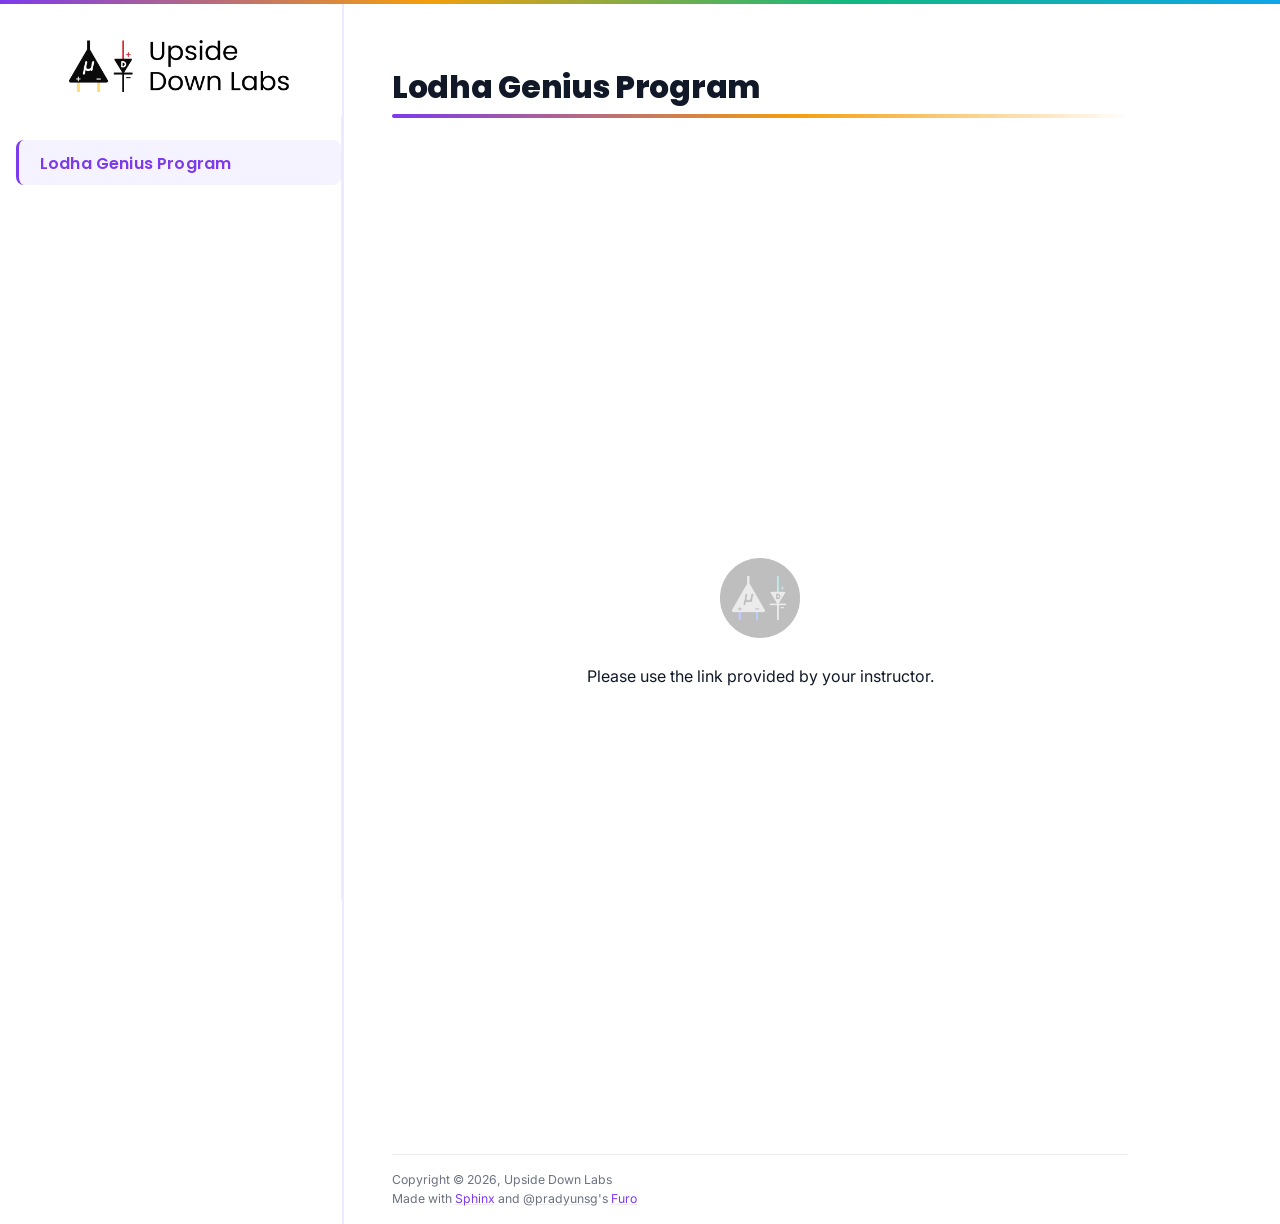
<file: index.html>
<!doctype html>
<html class="no-js" lang="en" data-content_root="./">
  <head><meta charset="utf-8">
    <meta name="viewport" content="width=device-width,initial-scale=1">
    <meta name="color-scheme" content="light dark"><meta name="viewport" content="width=device-width, initial-scale=1" />
<link rel="index" title="Index" href="genindex.html"><link rel="search" title="Search" href="search.html">
        <link rel="prefetch" href="_static/LOGO.png" as="image">

    <link rel="shortcut icon" href="_static/LOGO.png"><!-- Generated with Sphinx 9.1.0 and Furo 2025.12.19 -->
        <title>Upside Down Labs</title>
      <link rel="stylesheet" type="text/css" href="_static/pygments.css?v=d111a655" />
    <link rel="stylesheet" type="text/css" href="_static/styles/furo.css?v=7bdb33bb" />
    <link rel="stylesheet" type="text/css" href="_static/css/udl_custom.css?v=c08afb54" />
    <link rel="stylesheet" type="text/css" href="_static/styles/furo-extensions.css?v=8dab3a3b" />
    
    


<style>
  body {
    --color-code-background: #f2f2f2;
  --color-code-foreground: #1e1e1e;
  --color-brand-primary: #7c3aed;
  --color-brand-content: #7c3aed;
  --color-background-primary: #000000;
  --color-background-secondary: #ffffff;
  --color-foreground-primary: #111827;
  --color-foreground-secondary: #6b7280;
  --color-sidebar-background: #ffffff;
  --color-sidebar-background-border: #f3f0ff;
  --color-sidebar-brand-text: #111827;
  --color-sidebar-caption-text: #9ca3af;
  --color-sidebar-link-text: #374151;
  --color-sidebar-link-text--top-level: #111827;
  --color-sidebar-item-background--current: #f5f3ff;
  --color-sidebar-item-background--hover: #fafafa;
  --color-sidebar-search-background: #f9fafb;
  --color-sidebar-search-border-color: #d8b4fe;
  --color-sidebar-search-icon: #7c3aed;
  
  }
  @media not print {
    body[data-theme="dark"] {
      --color-code-background: #202020;
  --color-code-foreground: #d0d0d0;
  
    }
    @media (prefers-color-scheme: dark) {
      body:not([data-theme="light"]) {
        --color-code-background: #202020;
  --color-code-foreground: #d0d0d0;
  
      }
    }
  }
</style></head>
  <body>
    
    <script>
      document.body.dataset.theme = localStorage.getItem("theme") || "auto";
    </script>
    

<svg xmlns="http://www.w3.org/2000/svg" style="display: none;">
  <symbol id="svg-toc" viewBox="0 0 24 24">
    <title>Contents</title>
    <svg stroke="currentColor" fill="currentColor" stroke-width="0" viewBox="0 0 1024 1024">
      <path d="M408 442h480c4.4 0 8-3.6 8-8v-56c0-4.4-3.6-8-8-8H408c-4.4 0-8 3.6-8 8v56c0 4.4 3.6 8 8 8zm-8 204c0 4.4 3.6 8 8 8h480c4.4 0 8-3.6 8-8v-56c0-4.4-3.6-8-8-8H408c-4.4 0-8 3.6-8 8v56zm504-486H120c-4.4 0-8 3.6-8 8v56c0 4.4 3.6 8 8 8h784c4.4 0 8-3.6 8-8v-56c0-4.4-3.6-8-8-8zm0 632H120c-4.4 0-8 3.6-8 8v56c0 4.4 3.6 8 8 8h784c4.4 0 8-3.6 8-8v-56c0-4.4-3.6-8-8-8zM115.4 518.9L271.7 642c5.8 4.6 14.4.5 14.4-6.9V388.9c0-7.4-8.5-11.5-14.4-6.9L115.4 505.1a8.74 8.74 0 0 0 0 13.8z"/>
    </svg>
  </symbol>
  <symbol id="svg-menu" viewBox="0 0 24 24">
    <title>Menu</title>
    <svg xmlns="http://www.w3.org/2000/svg" viewBox="0 0 24 24" fill="none" stroke="currentColor"
      stroke-width="2" stroke-linecap="round" stroke-linejoin="round" class="feather-menu">
      <line x1="3" y1="12" x2="21" y2="12"></line>
      <line x1="3" y1="6" x2="21" y2="6"></line>
      <line x1="3" y1="18" x2="21" y2="18"></line>
    </svg>
  </symbol>
  <symbol id="svg-arrow-right" viewBox="0 0 24 24">
    <title>Expand</title>
    <svg xmlns="http://www.w3.org/2000/svg" viewBox="0 0 24 24" fill="none" stroke="currentColor"
      stroke-width="2" stroke-linecap="round" stroke-linejoin="round" class="feather-chevron-right">
      <polyline points="9 18 15 12 9 6"></polyline>
    </svg>
  </symbol>
  <symbol id="svg-sun" viewBox="0 0 24 24">
    <title>Light mode</title>
    <svg xmlns="http://www.w3.org/2000/svg" viewBox="0 0 24 24" fill="none" stroke="currentColor"
      stroke-width="1" stroke-linecap="round" stroke-linejoin="round" class="feather-sun">
      <circle cx="12" cy="12" r="5"></circle>
      <line x1="12" y1="1" x2="12" y2="3"></line>
      <line x1="12" y1="21" x2="12" y2="23"></line>
      <line x1="4.22" y1="4.22" x2="5.64" y2="5.64"></line>
      <line x1="18.36" y1="18.36" x2="19.78" y2="19.78"></line>
      <line x1="1" y1="12" x2="3" y2="12"></line>
      <line x1="21" y1="12" x2="23" y2="12"></line>
      <line x1="4.22" y1="19.78" x2="5.64" y2="18.36"></line>
      <line x1="18.36" y1="5.64" x2="19.78" y2="4.22"></line>
    </svg>
  </symbol>
  <symbol id="svg-moon" viewBox="0 0 24 24">
    <title>Dark mode</title>
    <svg xmlns="http://www.w3.org/2000/svg" viewBox="0 0 24 24" fill="none" stroke="currentColor"
      stroke-width="1" stroke-linecap="round" stroke-linejoin="round" class="icon-tabler-moon">
      <path stroke="none" d="M0 0h24v24H0z" fill="none" />
      <path d="M12 3c.132 0 .263 0 .393 0a7.5 7.5 0 0 0 7.92 12.446a9 9 0 1 1 -8.313 -12.454z" />
    </svg>
  </symbol>
  <symbol id="svg-sun-with-moon" viewBox="0 0 24 24">
    <title>Auto light/dark, in light mode</title>
    <svg xmlns="http://www.w3.org/2000/svg" viewBox="0 0 24 24" fill="none" stroke="currentColor"
      stroke-width="1" stroke-linecap="round" stroke-linejoin="round"
      class="icon-custom-derived-from-feather-sun-and-tabler-moon">
      <path style="opacity: 50%" d="M 5.411 14.504 C 5.471 14.504 5.532 14.504 5.591 14.504 C 3.639 16.319 4.383 19.569 6.931 20.352 C 7.693 20.586 8.512 20.551 9.25 20.252 C 8.023 23.207 4.056 23.725 2.11 21.184 C 0.166 18.642 1.702 14.949 4.874 14.536 C 5.051 14.512 5.231 14.5 5.411 14.5 L 5.411 14.504 Z"/>
      <line x1="14.5" y1="3.25" x2="14.5" y2="1.25"/>
      <line x1="14.5" y1="15.85" x2="14.5" y2="17.85"/>
      <line x1="10.044" y1="5.094" x2="8.63" y2="3.68"/>
      <line x1="19" y1="14.05" x2="20.414" y2="15.464"/>
      <line x1="8.2" y1="9.55" x2="6.2" y2="9.55"/>
      <line x1="20.8" y1="9.55" x2="22.8" y2="9.55"/>
      <line x1="10.044" y1="14.006" x2="8.63" y2="15.42"/>
      <line x1="19" y1="5.05" x2="20.414" y2="3.636"/>
      <circle cx="14.5" cy="9.55" r="3.6"/>
    </svg>
  </symbol>
  <symbol id="svg-moon-with-sun" viewBox="0 0 24 24">
    <title>Auto light/dark, in dark mode</title>
    <svg xmlns="http://www.w3.org/2000/svg" viewBox="0 0 24 24" fill="none" stroke="currentColor"
      stroke-width="1" stroke-linecap="round" stroke-linejoin="round"
      class="icon-custom-derived-from-feather-sun-and-tabler-moon">
      <path d="M 8.282 7.007 C 8.385 7.007 8.494 7.007 8.595 7.007 C 5.18 10.184 6.481 15.869 10.942 17.24 C 12.275 17.648 13.706 17.589 15 17.066 C 12.851 22.236 5.91 23.143 2.505 18.696 C -0.897 14.249 1.791 7.786 7.342 7.063 C 7.652 7.021 7.965 7 8.282 7 L 8.282 7.007 Z"/>
      <line style="opacity: 50%" x1="18" y1="3.705" x2="18" y2="2.5"/>
      <line style="opacity: 50%" x1="18" y1="11.295" x2="18" y2="12.5"/>
      <line style="opacity: 50%" x1="15.316" y1="4.816" x2="14.464" y2="3.964"/>
      <line style="opacity: 50%" x1="20.711" y1="10.212" x2="21.563" y2="11.063"/>
      <line style="opacity: 50%" x1="14.205" y1="7.5" x2="13.001" y2="7.5"/>
      <line style="opacity: 50%" x1="21.795" y1="7.5" x2="23" y2="7.5"/>
      <line style="opacity: 50%" x1="15.316" y1="10.184" x2="14.464" y2="11.036"/>
      <line style="opacity: 50%" x1="20.711" y1="4.789" x2="21.563" y2="3.937"/>
      <circle style="opacity: 50%" cx="18" cy="7.5" r="2.169"/>
    </svg>
  </symbol>
  <symbol id="svg-pencil" viewBox="0 0 24 24">
    <svg xmlns="http://www.w3.org/2000/svg" viewBox="0 0 24 24" fill="none" stroke="currentColor"
      stroke-width="1" stroke-linecap="round" stroke-linejoin="round" class="icon-tabler-pencil-code">
      <path d="M4 20h4l10.5 -10.5a2.828 2.828 0 1 0 -4 -4l-10.5 10.5v4" />
      <path d="M13.5 6.5l4 4" />
      <path d="M20 21l2 -2l-2 -2" />
      <path d="M17 17l-2 2l2 2" />
    </svg>
  </symbol>
  <symbol id="svg-eye" viewBox="0 0 24 24">
    <svg xmlns="http://www.w3.org/2000/svg" viewBox="0 0 24 24" fill="none" stroke="currentColor"
      stroke-width="1" stroke-linecap="round" stroke-linejoin="round" class="icon-tabler-eye-code">
      <path stroke="none" d="M0 0h24v24H0z" fill="none" />
      <path d="M10 12a2 2 0 1 0 4 0a2 2 0 0 0 -4 0" />
      <path
        d="M11.11 17.958c-3.209 -.307 -5.91 -2.293 -8.11 -5.958c2.4 -4 5.4 -6 9 -6c3.6 0 6.6 2 9 6c-.21 .352 -.427 .688 -.647 1.008" />
      <path d="M20 21l2 -2l-2 -2" />
      <path d="M17 17l-2 2l2 2" />
    </svg>
  </symbol>
</svg>

<input type="checkbox" class="sidebar-toggle" name="__navigation" id="__navigation" aria-label="Toggle site navigation sidebar">
<input type="checkbox" class="sidebar-toggle" name="__toc" id="__toc" aria-label="Toggle table of contents sidebar">
<label class="overlay sidebar-overlay" for="__navigation"></label>
<label class="overlay toc-overlay" for="__toc"></label>

<a class="skip-to-content muted-link" href="#furo-main-content">Skip to content</a>



<div class="page">
  <header class="mobile-header">
    <div class="header-left">
      <label class="nav-overlay-icon" for="__navigation">
        <span class="icon"><svg><use href="#svg-menu"></use></svg></span>
      </label>
    </div>
    <div class="header-center">
      <a href="#"><div class="brand">Upside Down Labs</div></a>
    </div>
    <div class="header-right">
      <div class="theme-toggle-container theme-toggle-header">
        <button class="theme-toggle" aria-label="Toggle Light / Dark / Auto color theme">
          <svg class="theme-icon-when-auto-light"><use href="#svg-sun-with-moon"></use></svg>
          <svg class="theme-icon-when-auto-dark"><use href="#svg-moon-with-sun"></use></svg>
          <svg class="theme-icon-when-dark"><use href="#svg-moon"></use></svg>
          <svg class="theme-icon-when-light"><use href="#svg-sun"></use></svg>
        </button>
      </div>
      <label class="toc-overlay-icon toc-header-icon no-toc" for="__toc">
        <span class="icon"><svg><use href="#svg-toc"></use></svg></span>
      </label>
    </div>
  </header>
  <aside class="sidebar-drawer">
    <div class="sidebar-container">
      
      <div class="sidebar-sticky"><a class="sidebar-brand" href="#">
  <div class="sidebar-logo-container">
    <img class="sidebar-logo" src="_static/LOGO.png" alt="Logo"/>
  </div>
  
  
</a><form class="sidebar-search-container" method="get" action="search.html" role="search">
  <input class="sidebar-search" placeholder="Search" name="q" aria-label="Search">
  <input type="hidden" name="check_keywords" value="yes">
  <input type="hidden" name="area" value="default">
</form>
<div id="searchbox"></div><div class="sidebar-scroll"><div class="sidebar-tree">
  
</div>
</div>

      </div>
      
    </div>
  </aside>
  <div class="main">
    <div class="content">
      <div class="article-container">
        <a href="#" class="back-to-top muted-link">
          <svg xmlns="http://www.w3.org/2000/svg" viewBox="0 0 24 24">
            <path d="M13 20h-2V8l-5.5 5.5-1.42-1.42L12 4.16l7.92 7.92-1.42 1.42L13 8v12z"></path>
          </svg>
          <span>Back to top</span>
        </a>
        <div class="content-icon-container">
          <div class="view-this-page">
  <a class="muted-link" href="_sources/index.rst.txt" title="View this page">
    <svg><use href="#svg-eye"></use></svg>
    <span class="visually-hidden">View this page</span>
  </a>
</div>
<div class="theme-toggle-container theme-toggle-content">
            <button class="theme-toggle" aria-label="Toggle Light / Dark / Auto color theme">
              <svg class="theme-icon-when-auto-light"><use href="#svg-sun-with-moon"></use></svg>
              <svg class="theme-icon-when-auto-dark"><use href="#svg-moon-with-sun"></use></svg>
              <svg class="theme-icon-when-dark"><use href="#svg-moon"></use></svg>
              <svg class="theme-icon-when-light"><use href="#svg-sun"></use></svg>
            </button>
          </div>
          <label class="toc-overlay-icon toc-content-icon no-toc" for="__toc">
            <span class="icon"><svg><use href="#svg-toc"></use></svg></span>
          </label>
        </div>
        <article role="main" id="furo-main-content">
          <section id="lodha-genius-program">
<h1>Lodha Genius Program<a class="headerlink" href="#lodha-genius-program" title="Link to this heading">¶</a></h1>
<div class="toctree-wrapper compound">
</div>
<div style="
  min-height: 100vh;
  display: flex;
  flex-direction: column;
  align-items: center;
  justify-content: center;
  font-family: 'Inter', sans-serif;
  color: #6b7280;
  text-align: center;
  padding: 2rem;
">
  <img src="_static/UDL_logo_white.png"
       alt="Upside Down Labs"
       style="width:80px; opacity:0.25; margin-bottom:1.5rem; filter:invert(1);">
  <p style="font-size:1rem; margin:0;">
    Please use the link provided by your instructor.
  </p>
</div></section>

        </article>
      </div>
      <footer>
        
        <div class="related-pages">
          
          
        </div>
        <div class="bottom-of-page">
          <div class="left-details">
            <div class="copyright">
                Copyright &#169; 2026, Upside Down Labs
            </div>
            Made with <a href="https://www.sphinx-doc.org/">Sphinx</a> and <a class="muted-link" href="https://pradyunsg.me">@pradyunsg</a>'s
            
            <a href="https://github.com/pradyunsg/furo">Furo</a>
            
          </div>
          <div class="right-details">
            
          </div>
        </div>
        
      </footer>
    </div>
    <aside class="toc-drawer no-toc">
      
      
      
    </aside>
  </div>
</div><script src="_static/documentation_options.js?v=4ebf8126"></script>
    <script src="_static/doctools.js?v=fd6eb6e6"></script>
    <script src="_static/sphinx_highlight.js?v=6ffebe34"></script>
    <script src="_static/scripts/furo.js?v=46bd48cc"></script>
    <script src="_static/js/mcq.js?v=a0b00c7d"></script>
    <script src="_static/js/udl_ui.js?v=2d904df3"></script>
    </body>
</html>
</file>
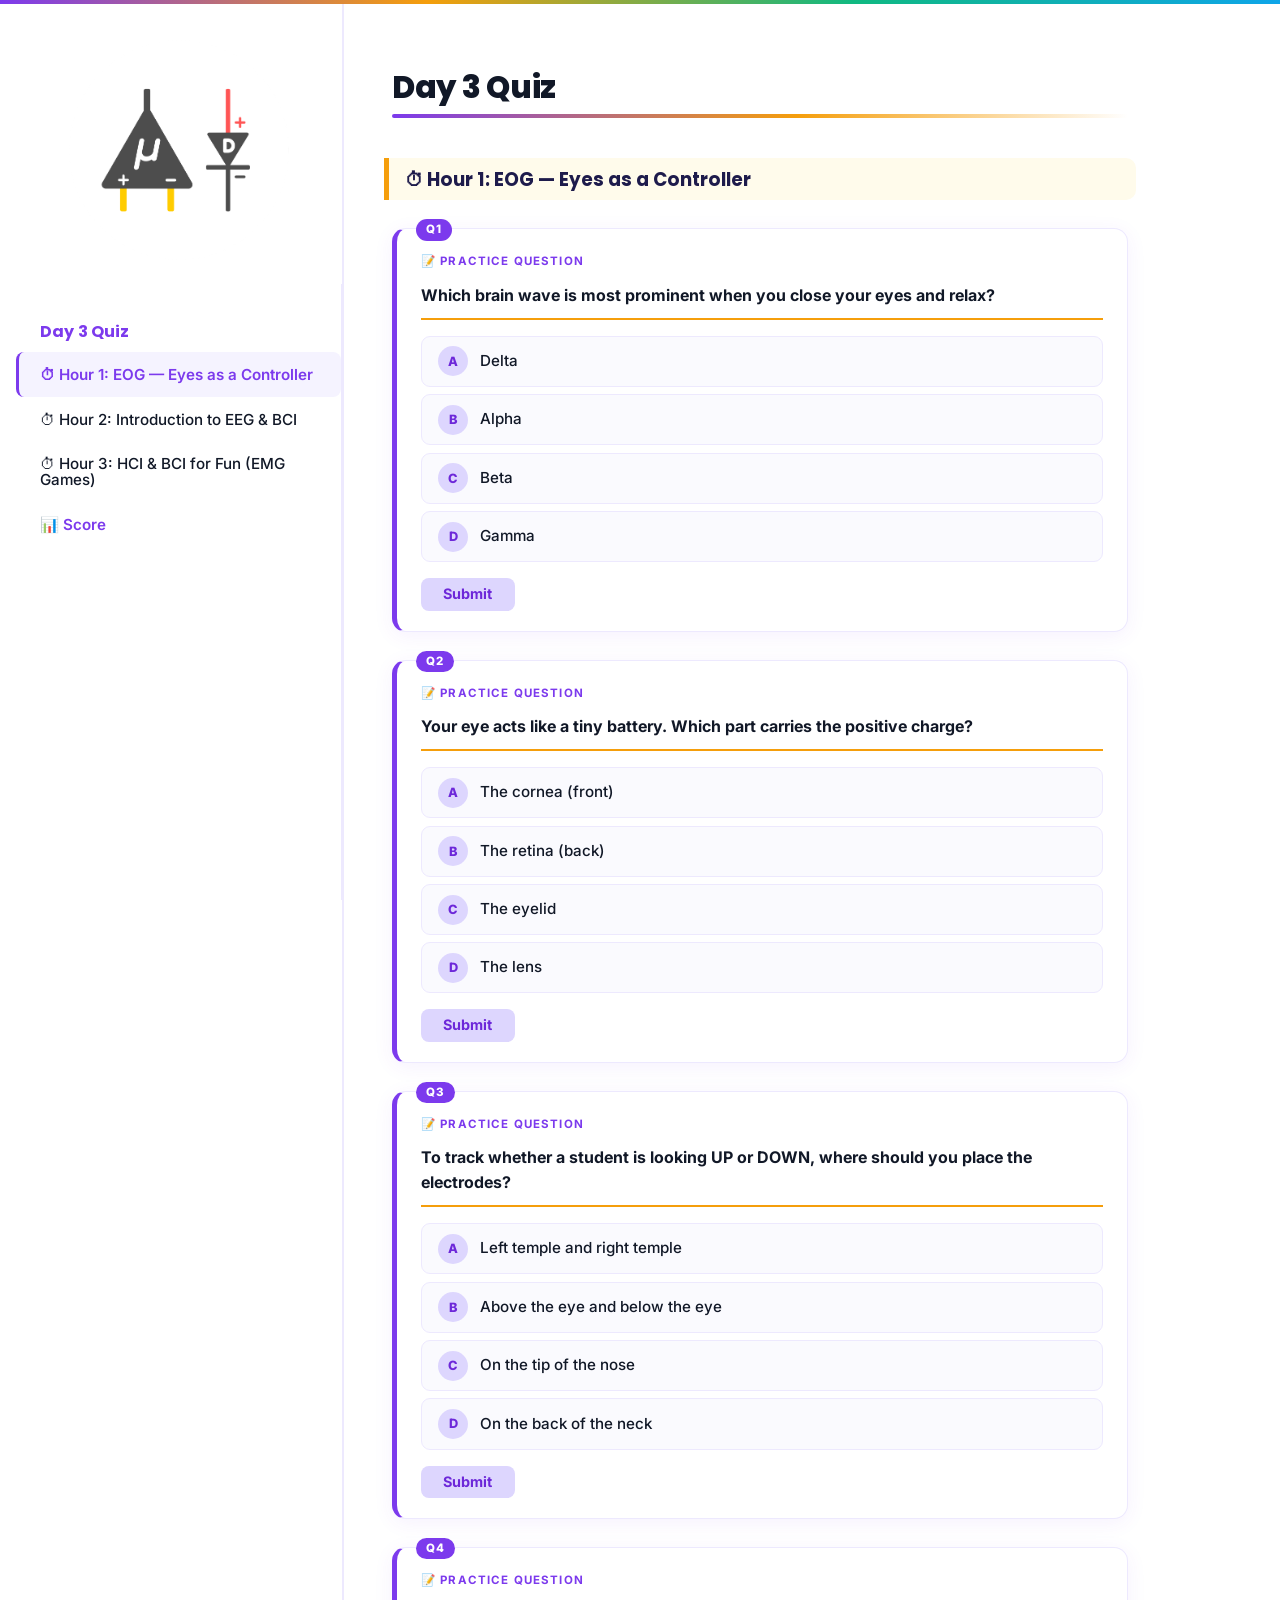
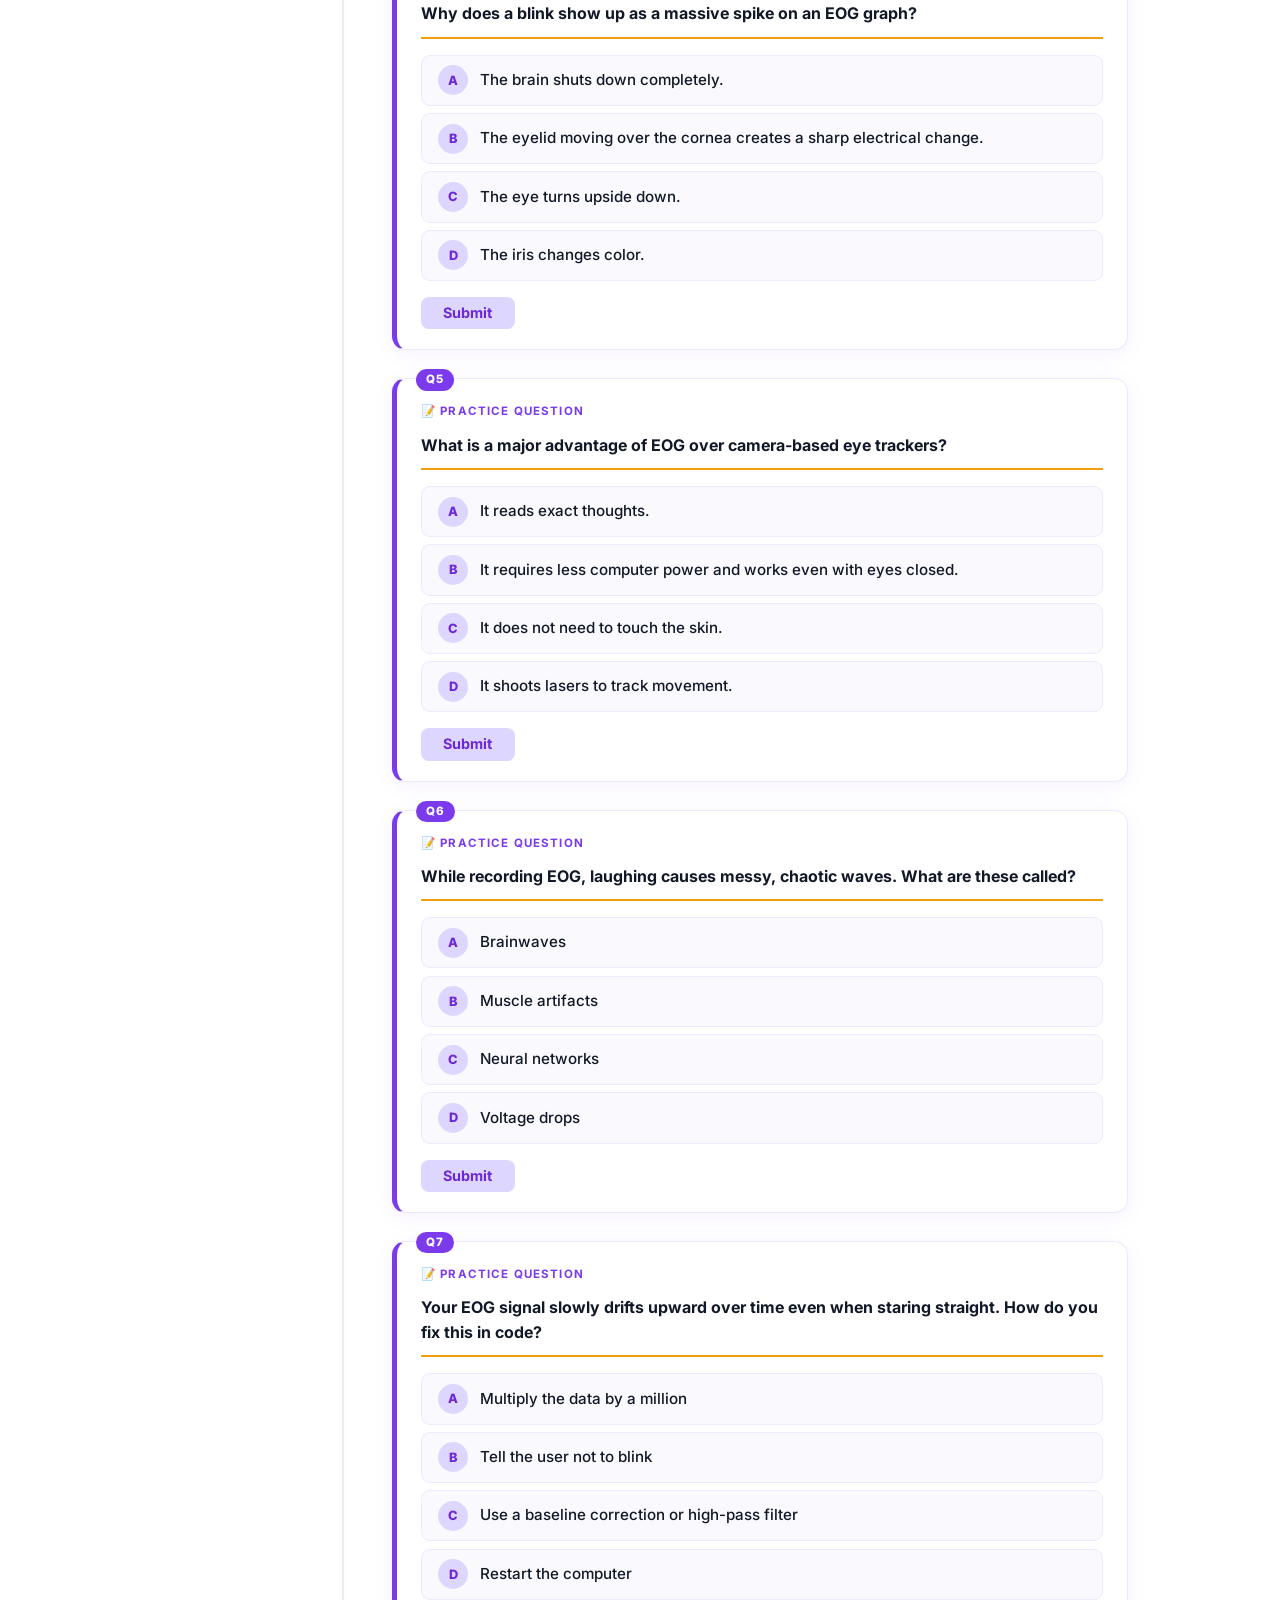
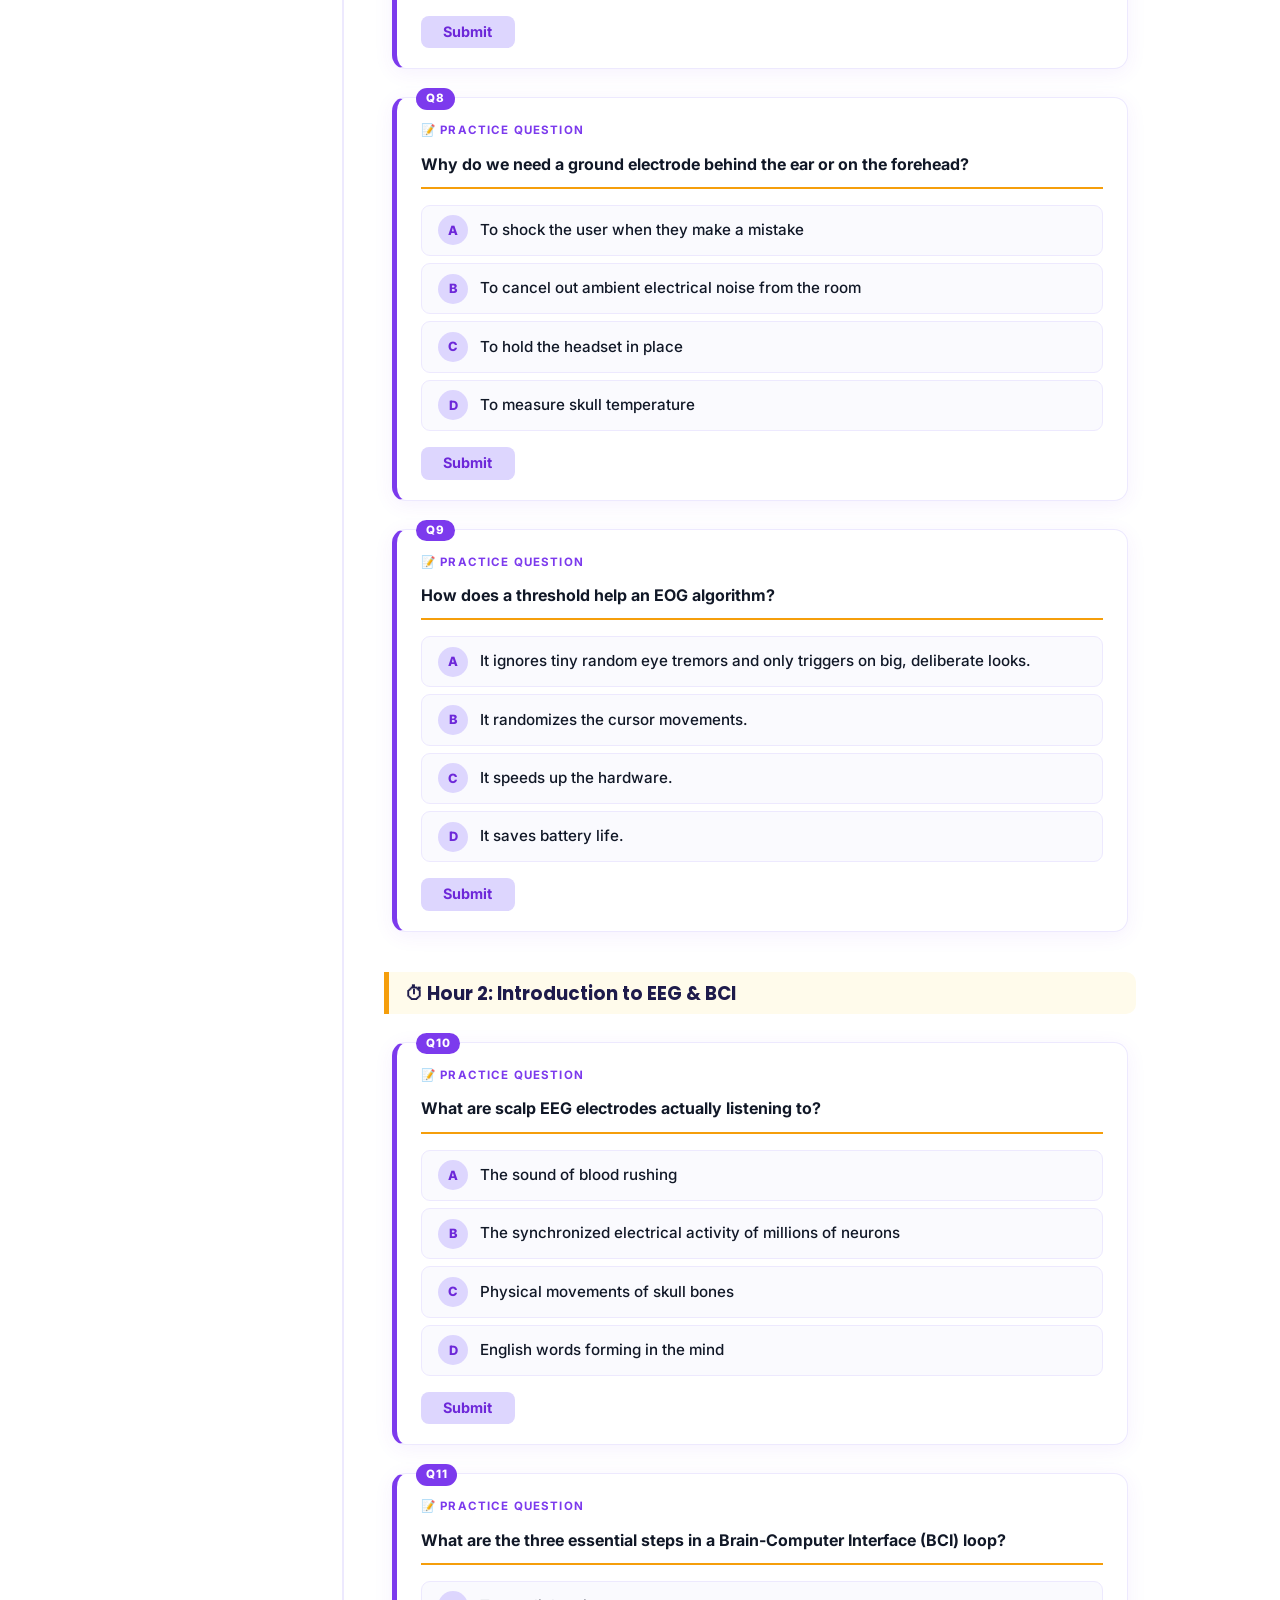
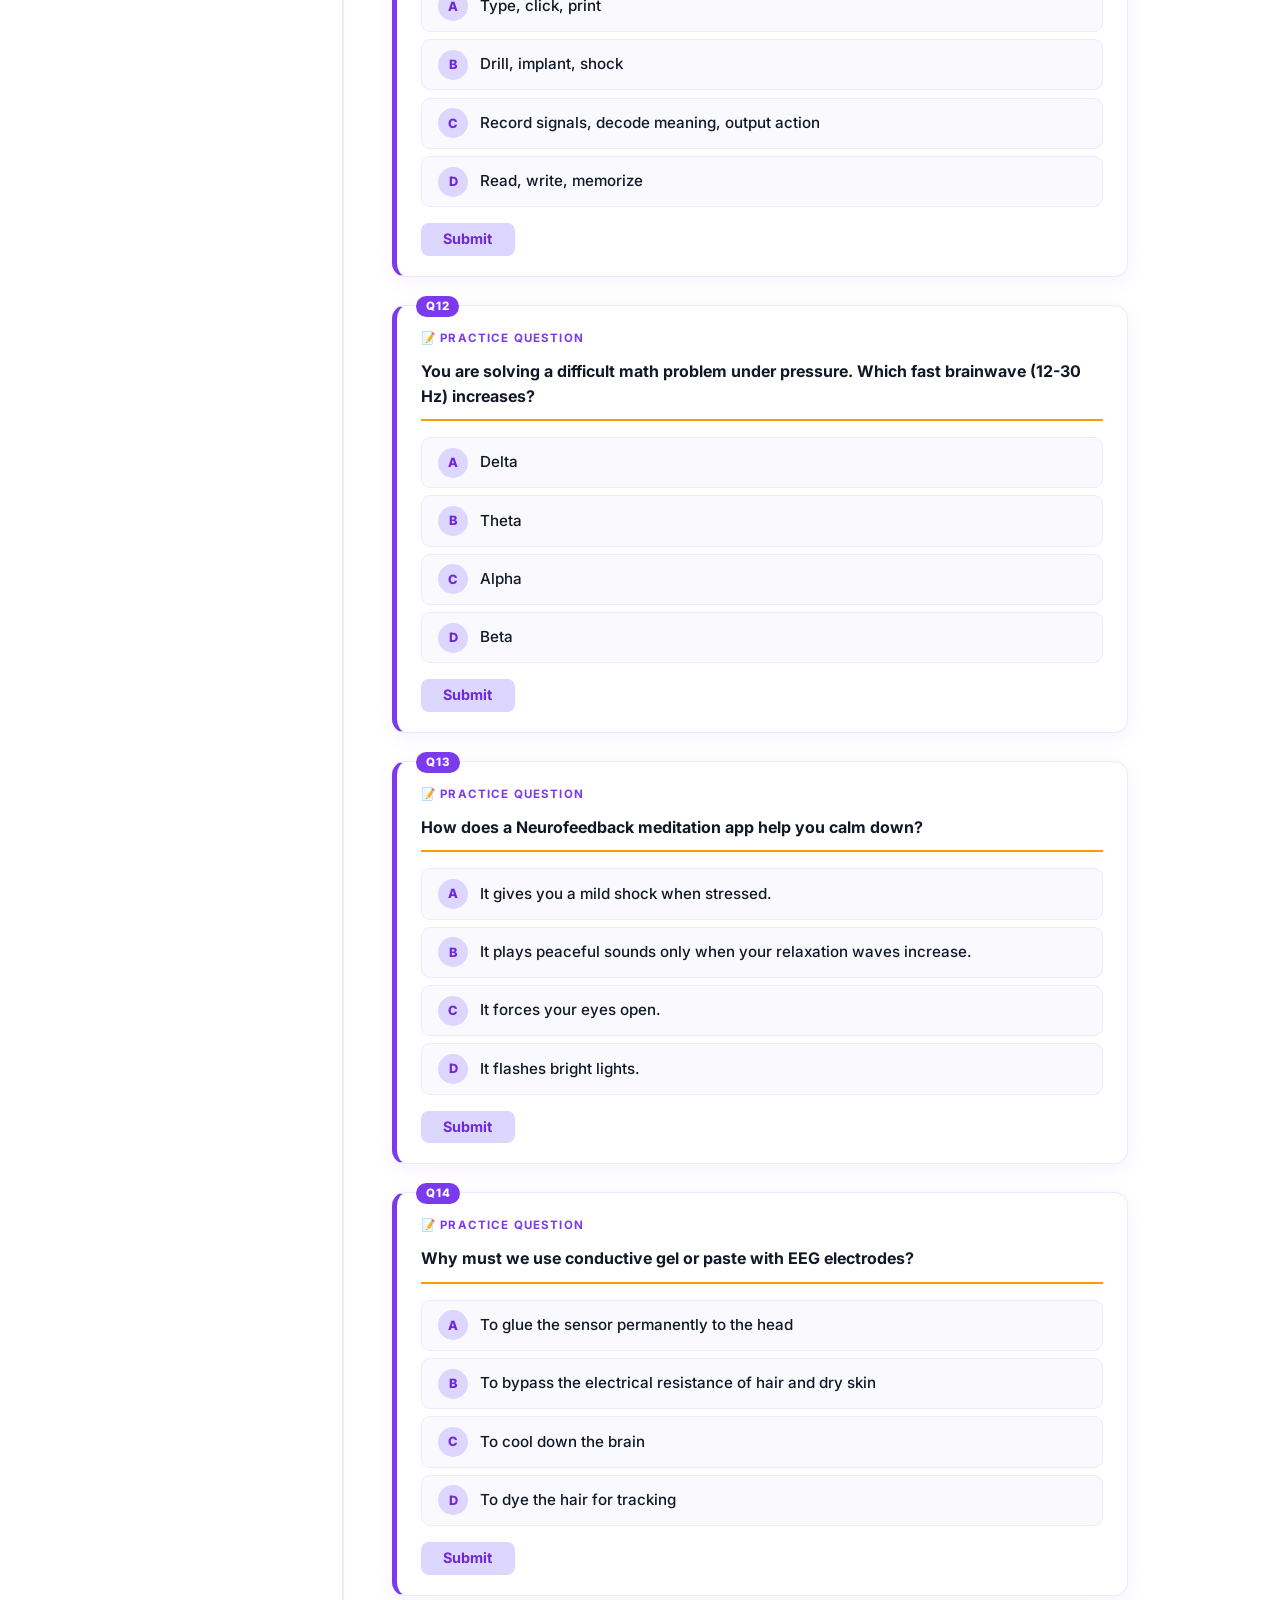
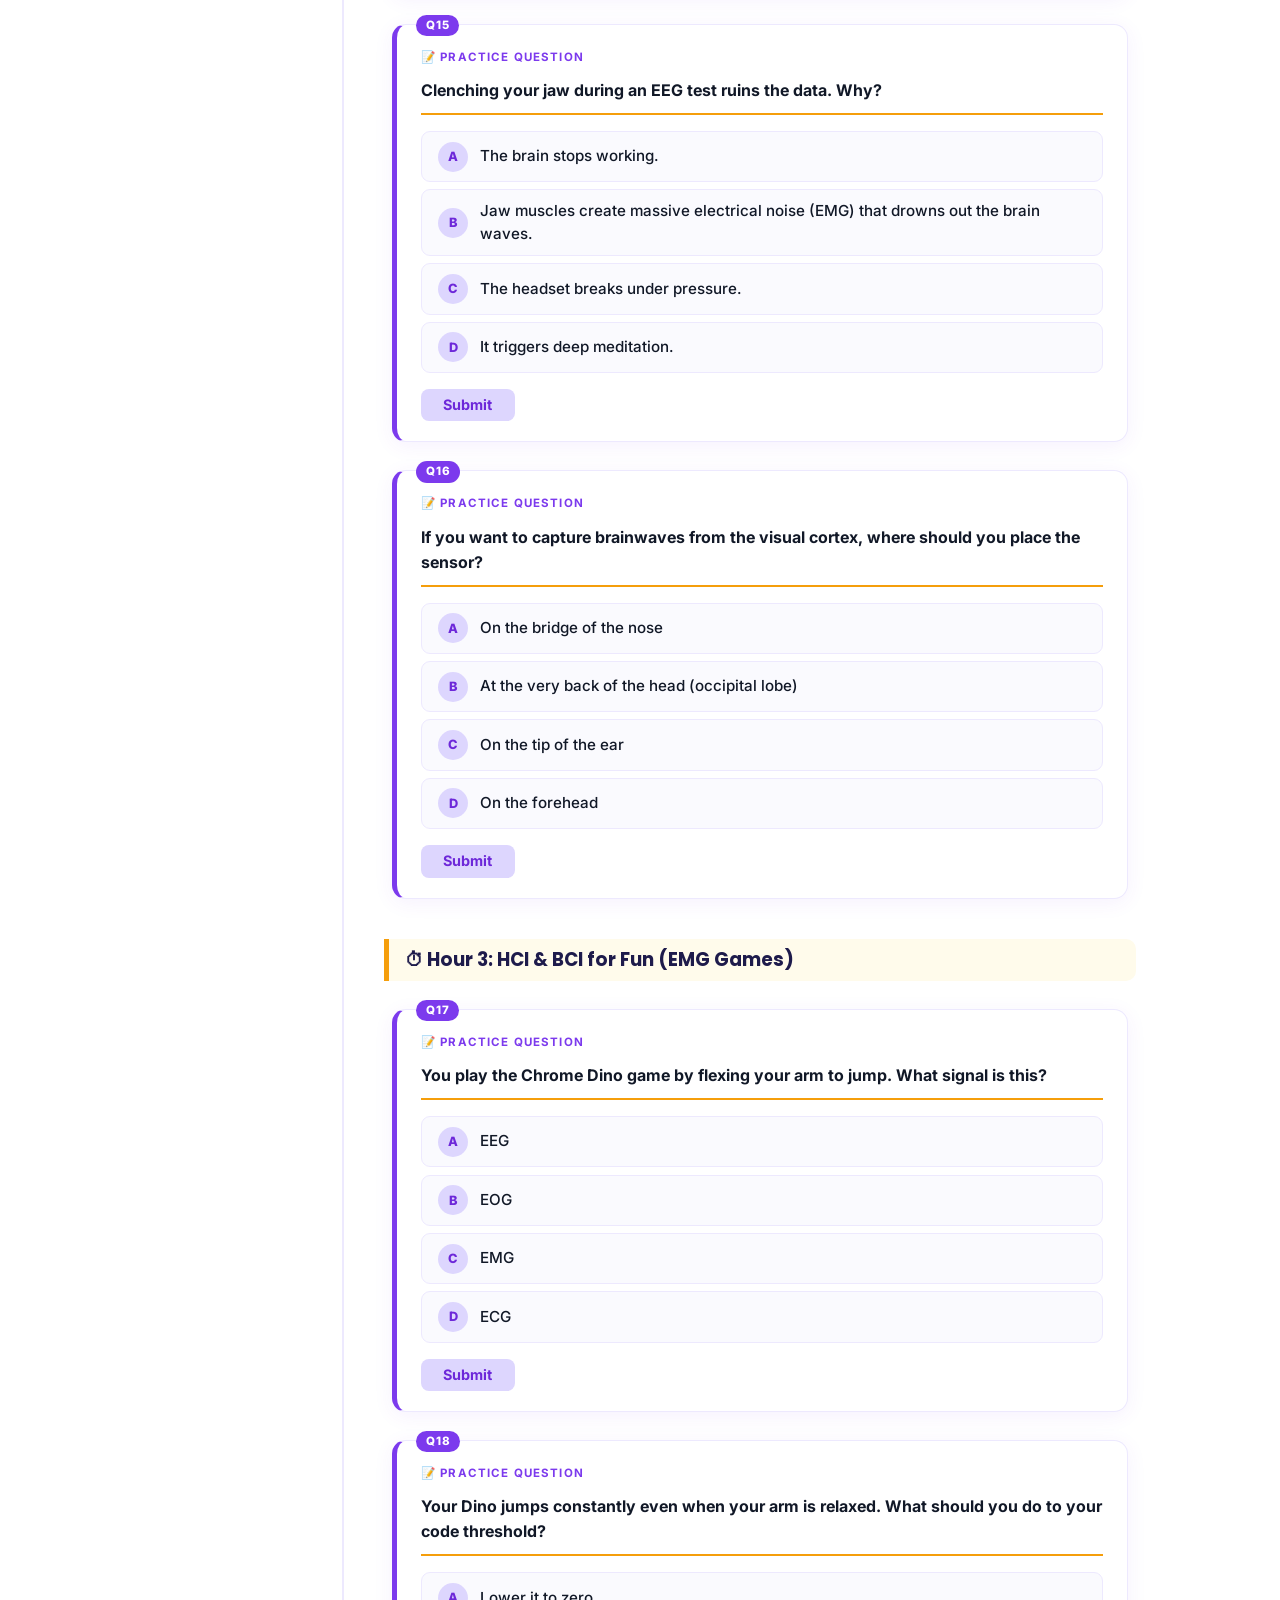
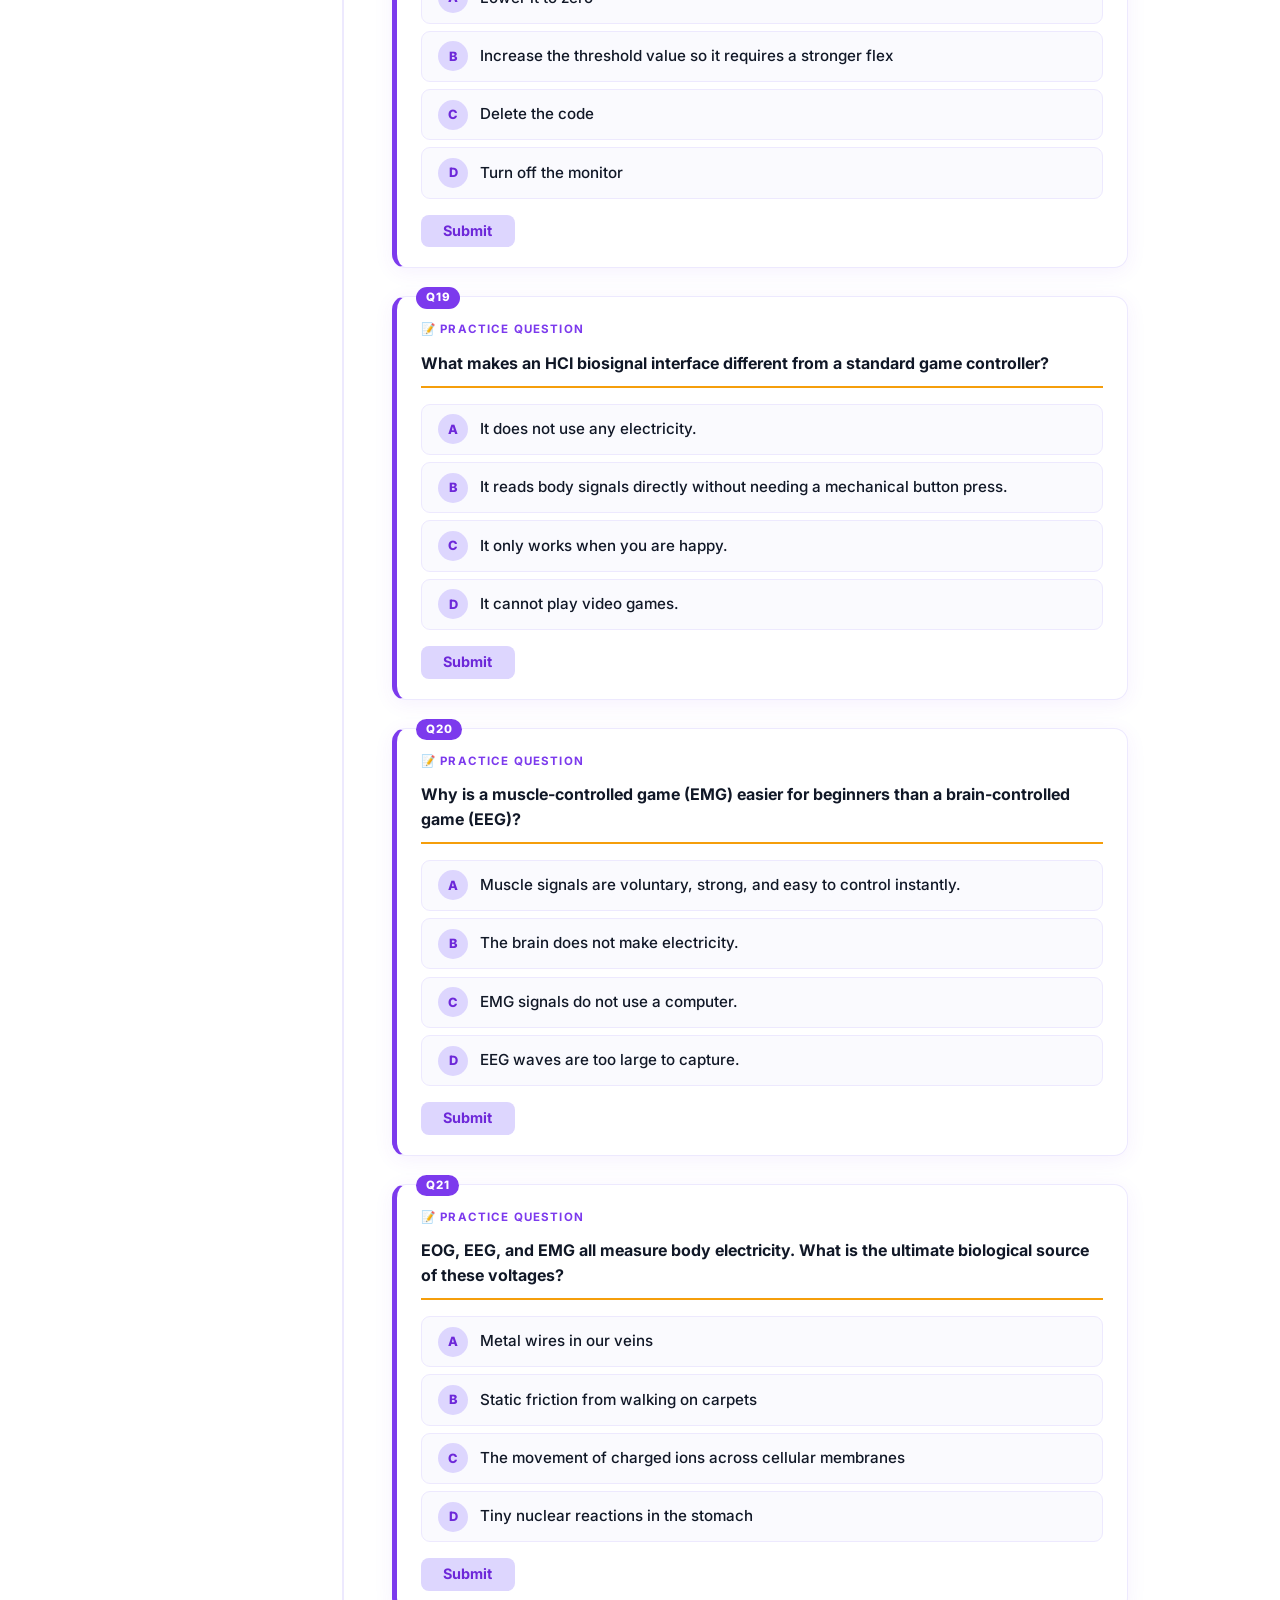
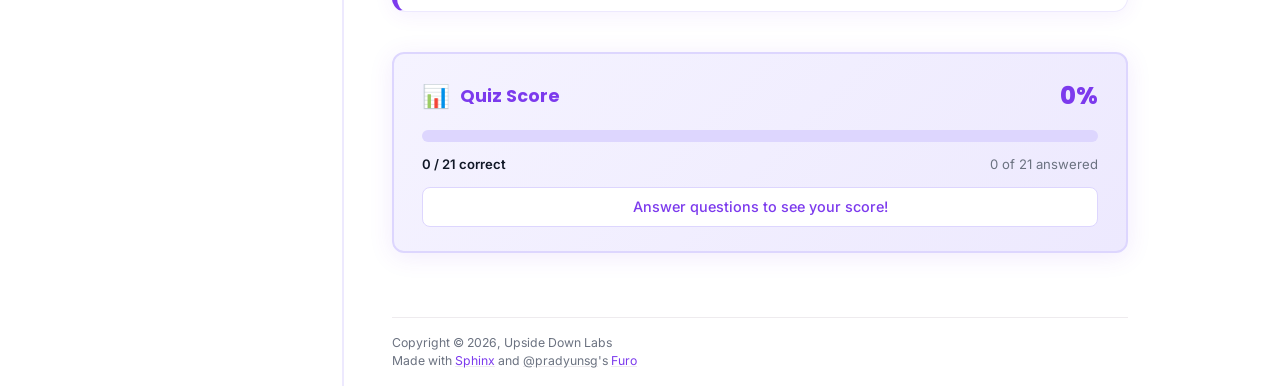
<file: _day3_quiz_new.html>
<!doctype html>
<html class="no-js" lang="en" data-content_root="./">
  <head><meta charset="utf-8">
    <meta name="viewport" content="width=device-width,initial-scale=1">
    <meta name="color-scheme" content="light dark"><meta name="viewport" content="width=device-width, initial-scale=1" />
<link rel="index" title="Index" href="genindex.html"><link rel="search" title="Search" href="search.html">
        <link rel="prefetch" href="_static/UDL_logo_white.png" as="image">

    <link rel="shortcut icon" href="_static/UDL_logo_white.png"><!-- Generated with Sphinx 9.1.0 and Furo 2025.12.19 -->
        <title>Day 3 Quiz - Upside Down Labs</title>
      <link rel="stylesheet" type="text/css" href="_static/pygments.css?v=d111a655" />
    <link rel="stylesheet" type="text/css" href="_static/styles/furo.css?v=7bdb33bb" />
    <link rel="stylesheet" type="text/css" href="_static/css/udl_custom.css?v=45bea5ae" />
    <link rel="stylesheet" type="text/css" href="_static/styles/furo-extensions.css?v=8dab3a3b" />
    
    


<style>
  body {
    --color-code-background: #f2f2f2;
  --color-code-foreground: #1e1e1e;
  --color-brand-primary: #7c3aed;
  --color-brand-content: #7c3aed;
  --color-background-primary: #000000;
  --color-background-secondary: #ffffff;
  --color-foreground-primary: #111827;
  --color-foreground-secondary: #6b7280;
  --color-sidebar-background: #ffffff;
  --color-sidebar-background-border: #f3f0ff;
  --color-sidebar-brand-text: #111827;
  --color-sidebar-caption-text: #9ca3af;
  --color-sidebar-link-text: #374151;
  --color-sidebar-link-text--top-level: #111827;
  --color-sidebar-item-background--current: #f5f3ff;
  --color-sidebar-item-background--hover: #fafafa;
  --color-sidebar-search-background: #f9fafb;
  --color-sidebar-search-border-color: #d8b4fe;
  --color-sidebar-search-icon: #7c3aed;
  
  }
  @media not print {
    body[data-theme="dark"] {
      --color-code-background: #202020;
  --color-code-foreground: #d0d0d0;
  
    }
    @media (prefers-color-scheme: dark) {
      body:not([data-theme="light"]) {
        --color-code-background: #202020;
  --color-code-foreground: #d0d0d0;
  
      }
    }
  }
</style></head>
  <body>
    
    <script>
      document.body.dataset.theme = localStorage.getItem("theme") || "auto";
    </script>
    

<svg xmlns="http://www.w3.org/2000/svg" style="display: none;">
  <symbol id="svg-toc" viewBox="0 0 24 24">
    <title>Contents</title>
    <svg stroke="currentColor" fill="currentColor" stroke-width="0" viewBox="0 0 1024 1024">
      <path d="M408 442h480c4.4 0 8-3.6 8-8v-56c0-4.4-3.6-8-8-8H408c-4.4 0-8 3.6-8 8v56c0 4.4 3.6 8 8 8zm-8 204c0 4.4 3.6 8 8 8h480c4.4 0 8-3.6 8-8v-56c0-4.4-3.6-8-8-8H408c-4.4 0-8 3.6-8 8v56zm504-486H120c-4.4 0-8 3.6-8 8v56c0 4.4 3.6 8 8 8h784c4.4 0 8-3.6 8-8v-56c0-4.4-3.6-8-8-8zm0 632H120c-4.4 0-8 3.6-8 8v56c0 4.4 3.6 8 8 8h784c4.4 0 8-3.6 8-8v-56c0-4.4-3.6-8-8-8zM115.4 518.9L271.7 642c5.8 4.6 14.4.5 14.4-6.9V388.9c0-7.4-8.5-11.5-14.4-6.9L115.4 505.1a8.74 8.74 0 0 0 0 13.8z"/>
    </svg>
  </symbol>
  <symbol id="svg-menu" viewBox="0 0 24 24">
    <title>Menu</title>
    <svg xmlns="http://www.w3.org/2000/svg" viewBox="0 0 24 24" fill="none" stroke="currentColor"
      stroke-width="2" stroke-linecap="round" stroke-linejoin="round" class="feather-menu">
      <line x1="3" y1="12" x2="21" y2="12"></line>
      <line x1="3" y1="6" x2="21" y2="6"></line>
      <line x1="3" y1="18" x2="21" y2="18"></line>
    </svg>
  </symbol>
  <symbol id="svg-arrow-right" viewBox="0 0 24 24">
    <title>Expand</title>
    <svg xmlns="http://www.w3.org/2000/svg" viewBox="0 0 24 24" fill="none" stroke="currentColor"
      stroke-width="2" stroke-linecap="round" stroke-linejoin="round" class="feather-chevron-right">
      <polyline points="9 18 15 12 9 6"></polyline>
    </svg>
  </symbol>
  <symbol id="svg-sun" viewBox="0 0 24 24">
    <title>Light mode</title>
    <svg xmlns="http://www.w3.org/2000/svg" viewBox="0 0 24 24" fill="none" stroke="currentColor"
      stroke-width="1" stroke-linecap="round" stroke-linejoin="round" class="feather-sun">
      <circle cx="12" cy="12" r="5"></circle>
      <line x1="12" y1="1" x2="12" y2="3"></line>
      <line x1="12" y1="21" x2="12" y2="23"></line>
      <line x1="4.22" y1="4.22" x2="5.64" y2="5.64"></line>
      <line x1="18.36" y1="18.36" x2="19.78" y2="19.78"></line>
      <line x1="1" y1="12" x2="3" y2="12"></line>
      <line x1="21" y1="12" x2="23" y2="12"></line>
      <line x1="4.22" y1="19.78" x2="5.64" y2="18.36"></line>
      <line x1="18.36" y1="5.64" x2="19.78" y2="4.22"></line>
    </svg>
  </symbol>
  <symbol id="svg-moon" viewBox="0 0 24 24">
    <title>Dark mode</title>
    <svg xmlns="http://www.w3.org/2000/svg" viewBox="0 0 24 24" fill="none" stroke="currentColor"
      stroke-width="1" stroke-linecap="round" stroke-linejoin="round" class="icon-tabler-moon">
      <path stroke="none" d="M0 0h24v24H0z" fill="none" />
      <path d="M12 3c.132 0 .263 0 .393 0a7.5 7.5 0 0 0 7.92 12.446a9 9 0 1 1 -8.313 -12.454z" />
    </svg>
  </symbol>
  <symbol id="svg-sun-with-moon" viewBox="0 0 24 24">
    <title>Auto light/dark, in light mode</title>
    <svg xmlns="http://www.w3.org/2000/svg" viewBox="0 0 24 24" fill="none" stroke="currentColor"
      stroke-width="1" stroke-linecap="round" stroke-linejoin="round"
      class="icon-custom-derived-from-feather-sun-and-tabler-moon">
      <path style="opacity: 50%" d="M 5.411 14.504 C 5.471 14.504 5.532 14.504 5.591 14.504 C 3.639 16.319 4.383 19.569 6.931 20.352 C 7.693 20.586 8.512 20.551 9.25 20.252 C 8.023 23.207 4.056 23.725 2.11 21.184 C 0.166 18.642 1.702 14.949 4.874 14.536 C 5.051 14.512 5.231 14.5 5.411 14.5 L 5.411 14.504 Z"/>
      <line x1="14.5" y1="3.25" x2="14.5" y2="1.25"/>
      <line x1="14.5" y1="15.85" x2="14.5" y2="17.85"/>
      <line x1="10.044" y1="5.094" x2="8.63" y2="3.68"/>
      <line x1="19" y1="14.05" x2="20.414" y2="15.464"/>
      <line x1="8.2" y1="9.55" x2="6.2" y2="9.55"/>
      <line x1="20.8" y1="9.55" x2="22.8" y2="9.55"/>
      <line x1="10.044" y1="14.006" x2="8.63" y2="15.42"/>
      <line x1="19" y1="5.05" x2="20.414" y2="3.636"/>
      <circle cx="14.5" cy="9.55" r="3.6"/>
    </svg>
  </symbol>
  <symbol id="svg-moon-with-sun" viewBox="0 0 24 24">
    <title>Auto light/dark, in dark mode</title>
    <svg xmlns="http://www.w3.org/2000/svg" viewBox="0 0 24 24" fill="none" stroke="currentColor"
      stroke-width="1" stroke-linecap="round" stroke-linejoin="round"
      class="icon-custom-derived-from-feather-sun-and-tabler-moon">
      <path d="M 8.282 7.007 C 8.385 7.007 8.494 7.007 8.595 7.007 C 5.18 10.184 6.481 15.869 10.942 17.24 C 12.275 17.648 13.706 17.589 15 17.066 C 12.851 22.236 5.91 23.143 2.505 18.696 C -0.897 14.249 1.791 7.786 7.342 7.063 C 7.652 7.021 7.965 7 8.282 7 L 8.282 7.007 Z"/>
      <line style="opacity: 50%" x1="18" y1="3.705" x2="18" y2="2.5"/>
      <line style="opacity: 50%" x1="18" y1="11.295" x2="18" y2="12.5"/>
      <line style="opacity: 50%" x1="15.316" y1="4.816" x2="14.464" y2="3.964"/>
      <line style="opacity: 50%" x1="20.711" y1="10.212" x2="21.563" y2="11.063"/>
      <line style="opacity: 50%" x1="14.205" y1="7.5" x2="13.001" y2="7.5"/>
      <line style="opacity: 50%" x1="21.795" y1="7.5" x2="23" y2="7.5"/>
      <line style="opacity: 50%" x1="15.316" y1="10.184" x2="14.464" y2="11.036"/>
      <line style="opacity: 50%" x1="20.711" y1="4.789" x2="21.563" y2="3.937"/>
      <circle style="opacity: 50%" cx="18" cy="7.5" r="2.169"/>
    </svg>
  </symbol>
  <symbol id="svg-pencil" viewBox="0 0 24 24">
    <svg xmlns="http://www.w3.org/2000/svg" viewBox="0 0 24 24" fill="none" stroke="currentColor"
      stroke-width="1" stroke-linecap="round" stroke-linejoin="round" class="icon-tabler-pencil-code">
      <path d="M4 20h4l10.5 -10.5a2.828 2.828 0 1 0 -4 -4l-10.5 10.5v4" />
      <path d="M13.5 6.5l4 4" />
      <path d="M20 21l2 -2l-2 -2" />
      <path d="M17 17l-2 2l2 2" />
    </svg>
  </symbol>
  <symbol id="svg-eye" viewBox="0 0 24 24">
    <svg xmlns="http://www.w3.org/2000/svg" viewBox="0 0 24 24" fill="none" stroke="currentColor"
      stroke-width="1" stroke-linecap="round" stroke-linejoin="round" class="icon-tabler-eye-code">
      <path stroke="none" d="M0 0h24v24H0z" fill="none" />
      <path d="M10 12a2 2 0 1 0 4 0a2 2 0 0 0 -4 0" />
      <path
        d="M11.11 17.958c-3.209 -.307 -5.91 -2.293 -8.11 -5.958c2.4 -4 5.4 -6 9 -6c3.6 0 6.6 2 9 6c-.21 .352 -.427 .688 -.647 1.008" />
      <path d="M20 21l2 -2l-2 -2" />
      <path d="M17 17l-2 2l2 2" />
    </svg>
  </symbol>
</svg>

<input type="checkbox" class="sidebar-toggle" name="__navigation" id="__navigation" aria-label="Toggle site navigation sidebar">
<input type="checkbox" class="sidebar-toggle" name="__toc" id="__toc" aria-label="Toggle table of contents sidebar">
<label class="overlay sidebar-overlay" for="__navigation"></label>
<label class="overlay toc-overlay" for="__toc"></label>

<a class="skip-to-content muted-link" href="#furo-main-content">Skip to content</a>



<div class="page">
  <header class="mobile-header">
    <div class="header-left">
      <label class="nav-overlay-icon" for="__navigation">
        <span class="icon"><svg><use href="#svg-menu"></use></svg></span>
      </label>
    </div>
    <div class="header-center">
      <a href="index.html"><div class="brand">Upside Down Labs</div></a>
    </div>
    <div class="header-right">
      <div class="theme-toggle-container theme-toggle-header">
        <button class="theme-toggle" aria-label="Toggle Light / Dark / Auto color theme">
          <svg class="theme-icon-when-auto-light"><use href="#svg-sun-with-moon"></use></svg>
          <svg class="theme-icon-when-auto-dark"><use href="#svg-moon-with-sun"></use></svg>
          <svg class="theme-icon-when-dark"><use href="#svg-moon"></use></svg>
          <svg class="theme-icon-when-light"><use href="#svg-sun"></use></svg>
        </button>
      </div>
      <label class="toc-overlay-icon toc-header-icon" for="__toc">
        <span class="icon"><svg><use href="#svg-toc"></use></svg></span>
      </label>
    </div>
  </header>
  <aside class="sidebar-drawer">
    <div class="sidebar-container">
      
      <div class="sidebar-sticky"><a class="sidebar-brand" href="index.html">
  <div class="sidebar-logo-container">
    <img class="sidebar-logo" src="_static/UDL_logo_white.png" alt="Logo"/>
  </div>
  
  
</a><form class="sidebar-search-container" method="get" action="search.html" role="search">
  <input class="sidebar-search" placeholder="Search" name="q" aria-label="Search">
  <input type="hidden" name="check_keywords" value="yes">
  <input type="hidden" name="area" value="default">
</form>
<div id="searchbox"></div><div class="sidebar-scroll"><div class="sidebar-tree">
  <ul>
<li class="toctree-l1"><a class="reference internal" href="docs/day1.html">Day 1: Introduction to Neuroscience and Arduino IDE</a></li>
<li class="toctree-l1"><a class="reference internal" href="docs/day2.html">Day 2: Visualizing the Body (EMG &amp; ECG)</a></li>
<li class="toctree-l1"><a class="reference internal" href="docs/day3.html">Day 3: The Power of Sight &amp; Mind (EOG &amp; EEG)</a></li>
<li class="toctree-l1"><a class="reference internal" href="docs/day4.html">Day 4: Gaming in the Field of HCI and BCI</a></li>
<li class="toctree-l1"><a class="reference internal" href="docs/day5.html">Day 5: Advanced HCI/BCI, Research and Applications</a></li>
</ul>

</div>
</div>

      </div>
      
    </div>
  </aside>
  <div class="main">
    <div class="content">
      <div class="article-container">
        <a href="#" class="back-to-top muted-link">
          <svg xmlns="http://www.w3.org/2000/svg" viewBox="0 0 24 24">
            <path d="M13 20h-2V8l-5.5 5.5-1.42-1.42L12 4.16l7.92 7.92-1.42 1.42L13 8v12z"></path>
          </svg>
          <span>Back to top</span>
        </a>
        <div class="content-icon-container">
          <div class="view-this-page">
  <a class="muted-link" href="_sources/_day3_quiz_new.rst.txt" title="View this page">
    <svg><use href="#svg-eye"></use></svg>
    <span class="visually-hidden">View this page</span>
  </a>
</div>
<div class="theme-toggle-container theme-toggle-content">
            <button class="theme-toggle" aria-label="Toggle Light / Dark / Auto color theme">
              <svg class="theme-icon-when-auto-light"><use href="#svg-sun-with-moon"></use></svg>
              <svg class="theme-icon-when-auto-dark"><use href="#svg-moon-with-sun"></use></svg>
              <svg class="theme-icon-when-dark"><use href="#svg-moon"></use></svg>
              <svg class="theme-icon-when-light"><use href="#svg-sun"></use></svg>
            </button>
          </div>
          <label class="toc-overlay-icon toc-content-icon" for="__toc">
            <span class="icon"><svg><use href="#svg-toc"></use></svg></span>
          </label>
        </div>
        <article role="main" id="furo-main-content">
          <section id="day-3-quiz">
<h1>Day 3 Quiz<a class="headerlink" href="#day-3-quiz" title="Link to this heading">¶</a></h1>
<section id="hour-1-eog-eyes-as-a-controller">
<h2>Hour 1: EOG — Eyes as a Controller<a class="headerlink" href="#hour-1-eog-eyes-as-a-controller" title="Link to this heading">¶</a></h2>
<div class="udl-mcq" id="mcq-ce327140" data-correct="1">
  <div class="udl-mcq__question">Which brain wave is most prominent when you close your eyes and relax?</div>
  <div class="udl-mcq__options">
    <div class="udl-mcq__option" data-index="0" role="radio" aria-checked="false" tabindex="0"><span class="udl-mcq__option-label">A</span><span class="udl-mcq__option-text">Delta</span></div>
    <div class="udl-mcq__option" data-index="1" role="radio" aria-checked="false" tabindex="0"><span class="udl-mcq__option-label">B</span><span class="udl-mcq__option-text">Alpha</span></div>
    <div class="udl-mcq__option" data-index="2" role="radio" aria-checked="false" tabindex="0"><span class="udl-mcq__option-label">C</span><span class="udl-mcq__option-text">Beta</span></div>
    <div class="udl-mcq__option" data-index="3" role="radio" aria-checked="false" tabindex="0"><span class="udl-mcq__option-label">D</span><span class="udl-mcq__option-text">Gamma</span></div>
  </div>
  <div class="udl-mcq__actions">
    <button class="udl-mcq__submit" disabled>Submit</button>
    <button class="udl-mcq__reset" style="display:none">Try Again</button>
  </div>
  <div class="udl-mcq__feedback" aria-live="polite"></div>
  <div class="udl-mcq__explanation" style="display:none"><strong>Explanation:</strong> Alpha waves (8-12 Hz) are the signature of a calm, relaxed, awake state. They are strongest when your eyes are closed and disappear (alpha blocking) as soon as you open your eyes or start concentrating.</div>
</div><div class="udl-mcq" id="mcq-bca68855" data-correct="0">
  <div class="udl-mcq__question">Your eye acts like a tiny battery. Which part carries the positive charge?</div>
  <div class="udl-mcq__options">
    <div class="udl-mcq__option" data-index="0" role="radio" aria-checked="false" tabindex="0"><span class="udl-mcq__option-label">A</span><span class="udl-mcq__option-text">The cornea (front)</span></div>
    <div class="udl-mcq__option" data-index="1" role="radio" aria-checked="false" tabindex="0"><span class="udl-mcq__option-label">B</span><span class="udl-mcq__option-text">The retina (back)</span></div>
    <div class="udl-mcq__option" data-index="2" role="radio" aria-checked="false" tabindex="0"><span class="udl-mcq__option-label">C</span><span class="udl-mcq__option-text">The eyelid</span></div>
    <div class="udl-mcq__option" data-index="3" role="radio" aria-checked="false" tabindex="0"><span class="udl-mcq__option-label">D</span><span class="udl-mcq__option-text">The lens</span></div>
  </div>
  <div class="udl-mcq__actions">
    <button class="udl-mcq__submit" disabled>Submit</button>
    <button class="udl-mcq__reset" style="display:none">Try Again</button>
  </div>
  <div class="udl-mcq__feedback" aria-live="polite"></div>
  <div class="udl-mcq__explanation" style="display:none"><strong>Explanation:</strong> The cornea (front of the eye) is electrically positive, while the retina (back) is negative. This makes the eyeball a biological electrical dipole whose orientation changes as you move your eye.</div>
</div><div class="udl-mcq" id="mcq-7c1b1bcb" data-correct="1">
  <div class="udl-mcq__question">To track whether a student is looking UP or DOWN, where should you place the electrodes?</div>
  <div class="udl-mcq__options">
    <div class="udl-mcq__option" data-index="0" role="radio" aria-checked="false" tabindex="0"><span class="udl-mcq__option-label">A</span><span class="udl-mcq__option-text">Left temple and right temple</span></div>
    <div class="udl-mcq__option" data-index="1" role="radio" aria-checked="false" tabindex="0"><span class="udl-mcq__option-label">B</span><span class="udl-mcq__option-text">Above the eye and below the eye</span></div>
    <div class="udl-mcq__option" data-index="2" role="radio" aria-checked="false" tabindex="0"><span class="udl-mcq__option-label">C</span><span class="udl-mcq__option-text">On the tip of the nose</span></div>
    <div class="udl-mcq__option" data-index="3" role="radio" aria-checked="false" tabindex="0"><span class="udl-mcq__option-label">D</span><span class="udl-mcq__option-text">On the back of the neck</span></div>
  </div>
  <div class="udl-mcq__actions">
    <button class="udl-mcq__submit" disabled>Submit</button>
    <button class="udl-mcq__reset" style="display:none">Try Again</button>
  </div>
  <div class="udl-mcq__feedback" aria-live="polite"></div>
  <div class="udl-mcq__explanation" style="display:none"><strong>Explanation:</strong> Vertical eye movements change the voltage difference along the vertical axis. Placing one electrode above the eye and one below captures this up-down dipole shift accurately.</div>
</div><div class="udl-mcq" id="mcq-e0b82608" data-correct="1">
  <div class="udl-mcq__question">Why does a blink show up as a massive spike on an EOG graph?</div>
  <div class="udl-mcq__options">
    <div class="udl-mcq__option" data-index="0" role="radio" aria-checked="false" tabindex="0"><span class="udl-mcq__option-label">A</span><span class="udl-mcq__option-text">The brain shuts down completely.</span></div>
    <div class="udl-mcq__option" data-index="1" role="radio" aria-checked="false" tabindex="0"><span class="udl-mcq__option-label">B</span><span class="udl-mcq__option-text">The eyelid moving over the cornea creates a sharp electrical change.</span></div>
    <div class="udl-mcq__option" data-index="2" role="radio" aria-checked="false" tabindex="0"><span class="udl-mcq__option-label">C</span><span class="udl-mcq__option-text">The eye turns upside down.</span></div>
    <div class="udl-mcq__option" data-index="3" role="radio" aria-checked="false" tabindex="0"><span class="udl-mcq__option-label">D</span><span class="udl-mcq__option-text">The iris changes color.</span></div>
  </div>
  <div class="udl-mcq__actions">
    <button class="udl-mcq__submit" disabled>Submit</button>
    <button class="udl-mcq__reset" style="display:none">Try Again</button>
  </div>
  <div class="udl-mcq__feedback" aria-live="polite"></div>
  <div class="udl-mcq__explanation" style="display:none"><strong>Explanation:</strong> When the eyelid sweeps over the cornea during a blink, it rapidly changes the orientation of the eye dipole, creating a large and sudden voltage shift that appears as a sharp spike.</div>
</div><div class="udl-mcq" id="mcq-925703dd" data-correct="1">
  <div class="udl-mcq__question">What is a major advantage of EOG over camera-based eye trackers?</div>
  <div class="udl-mcq__options">
    <div class="udl-mcq__option" data-index="0" role="radio" aria-checked="false" tabindex="0"><span class="udl-mcq__option-label">A</span><span class="udl-mcq__option-text">It reads exact thoughts.</span></div>
    <div class="udl-mcq__option" data-index="1" role="radio" aria-checked="false" tabindex="0"><span class="udl-mcq__option-label">B</span><span class="udl-mcq__option-text">It requires less computer power and works even with eyes closed.</span></div>
    <div class="udl-mcq__option" data-index="2" role="radio" aria-checked="false" tabindex="0"><span class="udl-mcq__option-label">C</span><span class="udl-mcq__option-text">It does not need to touch the skin.</span></div>
    <div class="udl-mcq__option" data-index="3" role="radio" aria-checked="false" tabindex="0"><span class="udl-mcq__option-label">D</span><span class="udl-mcq__option-text">It shoots lasers to track movement.</span></div>
  </div>
  <div class="udl-mcq__actions">
    <button class="udl-mcq__submit" disabled>Submit</button>
    <button class="udl-mcq__reset" style="display:none">Try Again</button>
  </div>
  <div class="udl-mcq__feedback" aria-live="polite"></div>
  <div class="udl-mcq__explanation" style="display:none"><strong>Explanation:</strong> EOG requires only a few electrodes and minimal computing resources. It also continues to detect eye movement in complete darkness or even when the eyes are closed, unlike cameras.</div>
</div><div class="udl-mcq" id="mcq-ff9072c2" data-correct="1">
  <div class="udl-mcq__question">While recording EOG, laughing causes messy, chaotic waves. What are these called?</div>
  <div class="udl-mcq__options">
    <div class="udl-mcq__option" data-index="0" role="radio" aria-checked="false" tabindex="0"><span class="udl-mcq__option-label">A</span><span class="udl-mcq__option-text">Brainwaves</span></div>
    <div class="udl-mcq__option" data-index="1" role="radio" aria-checked="false" tabindex="0"><span class="udl-mcq__option-label">B</span><span class="udl-mcq__option-text">Muscle artifacts</span></div>
    <div class="udl-mcq__option" data-index="2" role="radio" aria-checked="false" tabindex="0"><span class="udl-mcq__option-label">C</span><span class="udl-mcq__option-text">Neural networks</span></div>
    <div class="udl-mcq__option" data-index="3" role="radio" aria-checked="false" tabindex="0"><span class="udl-mcq__option-label">D</span><span class="udl-mcq__option-text">Voltage drops</span></div>
  </div>
  <div class="udl-mcq__actions">
    <button class="udl-mcq__submit" disabled>Submit</button>
    <button class="udl-mcq__reset" style="display:none">Try Again</button>
  </div>
  <div class="udl-mcq__feedback" aria-live="polite"></div>
  <div class="udl-mcq__explanation" style="display:none"><strong>Explanation:</strong> Facial muscle contractions from laughing, talking, or chewing generate their own EMG signals that contaminate the EOG recording. These unwanted signals are called muscle artifacts.</div>
</div><div class="udl-mcq" id="mcq-758bc290" data-correct="2">
  <div class="udl-mcq__question">Your EOG signal slowly drifts upward over time even when staring straight. How do you fix this in code?</div>
  <div class="udl-mcq__options">
    <div class="udl-mcq__option" data-index="0" role="radio" aria-checked="false" tabindex="0"><span class="udl-mcq__option-label">A</span><span class="udl-mcq__option-text">Multiply the data by a million</span></div>
    <div class="udl-mcq__option" data-index="1" role="radio" aria-checked="false" tabindex="0"><span class="udl-mcq__option-label">B</span><span class="udl-mcq__option-text">Tell the user not to blink</span></div>
    <div class="udl-mcq__option" data-index="2" role="radio" aria-checked="false" tabindex="0"><span class="udl-mcq__option-label">C</span><span class="udl-mcq__option-text">Use a baseline correction or high-pass filter</span></div>
    <div class="udl-mcq__option" data-index="3" role="radio" aria-checked="false" tabindex="0"><span class="udl-mcq__option-label">D</span><span class="udl-mcq__option-text">Restart the computer</span></div>
  </div>
  <div class="udl-mcq__actions">
    <button class="udl-mcq__submit" disabled>Submit</button>
    <button class="udl-mcq__reset" style="display:none">Try Again</button>
  </div>
  <div class="udl-mcq__feedback" aria-live="polite"></div>
  <div class="udl-mcq__explanation" style="display:none"><strong>Explanation:</strong> Slow baseline drift is common in biopotential recordings due to electrode-skin chemistry changing over time. A high-pass filter removes the slow drift while keeping the fast eye-movement signals intact. Baseline correction achieves the same effect.</div>
</div><div class="udl-mcq" id="mcq-b8d74874" data-correct="1">
  <div class="udl-mcq__question">Why do we need a ground electrode behind the ear or on the forehead?</div>
  <div class="udl-mcq__options">
    <div class="udl-mcq__option" data-index="0" role="radio" aria-checked="false" tabindex="0"><span class="udl-mcq__option-label">A</span><span class="udl-mcq__option-text">To shock the user when they make a mistake</span></div>
    <div class="udl-mcq__option" data-index="1" role="radio" aria-checked="false" tabindex="0"><span class="udl-mcq__option-label">B</span><span class="udl-mcq__option-text">To cancel out ambient electrical noise from the room</span></div>
    <div class="udl-mcq__option" data-index="2" role="radio" aria-checked="false" tabindex="0"><span class="udl-mcq__option-label">C</span><span class="udl-mcq__option-text">To hold the headset in place</span></div>
    <div class="udl-mcq__option" data-index="3" role="radio" aria-checked="false" tabindex="0"><span class="udl-mcq__option-label">D</span><span class="udl-mcq__option-text">To measure skull temperature</span></div>
  </div>
  <div class="udl-mcq__actions">
    <button class="udl-mcq__submit" disabled>Submit</button>
    <button class="udl-mcq__reset" style="display:none">Try Again</button>
  </div>
  <div class="udl-mcq__feedback" aria-live="polite"></div>
  <div class="udl-mcq__explanation" style="display:none"><strong>Explanation:</strong> The ground (reference) electrode provides a common electrical baseline for the amplifier. Any ambient electrical noise present equally at all electrodes gets subtracted out, leaving only the true biological signal.</div>
</div><div class="udl-mcq" id="mcq-1097c68c" data-correct="0">
  <div class="udl-mcq__question">How does a threshold help an EOG algorithm?</div>
  <div class="udl-mcq__options">
    <div class="udl-mcq__option" data-index="0" role="radio" aria-checked="false" tabindex="0"><span class="udl-mcq__option-label">A</span><span class="udl-mcq__option-text">It ignores tiny random eye tremors and only triggers on big, deliberate looks.</span></div>
    <div class="udl-mcq__option" data-index="1" role="radio" aria-checked="false" tabindex="0"><span class="udl-mcq__option-label">B</span><span class="udl-mcq__option-text">It randomizes the cursor movements.</span></div>
    <div class="udl-mcq__option" data-index="2" role="radio" aria-checked="false" tabindex="0"><span class="udl-mcq__option-label">C</span><span class="udl-mcq__option-text">It speeds up the hardware.</span></div>
    <div class="udl-mcq__option" data-index="3" role="radio" aria-checked="false" tabindex="0"><span class="udl-mcq__option-label">D</span><span class="udl-mcq__option-text">It saves battery life.</span></div>
  </div>
  <div class="udl-mcq__actions">
    <button class="udl-mcq__submit" disabled>Submit</button>
    <button class="udl-mcq__reset" style="display:none">Try Again</button>
  </div>
  <div class="udl-mcq__feedback" aria-live="polite"></div>
  <div class="udl-mcq__explanation" style="display:none"><strong>Explanation:</strong> Eyes naturally make tiny involuntary tremors called microsaccades. A threshold filters these out so only large, intentional looks trigger a command, preventing accidental activations.</div>
</div></section>
<section id="hour-2-introduction-to-eeg-bci">
<h2>Hour 2: Introduction to EEG &amp; BCI<a class="headerlink" href="#hour-2-introduction-to-eeg-bci" title="Link to this heading">¶</a></h2>
<div class="udl-mcq" id="mcq-6efe4cf5" data-correct="1">
  <div class="udl-mcq__question">What are scalp EEG electrodes actually listening to?</div>
  <div class="udl-mcq__options">
    <div class="udl-mcq__option" data-index="0" role="radio" aria-checked="false" tabindex="0"><span class="udl-mcq__option-label">A</span><span class="udl-mcq__option-text">The sound of blood rushing</span></div>
    <div class="udl-mcq__option" data-index="1" role="radio" aria-checked="false" tabindex="0"><span class="udl-mcq__option-label">B</span><span class="udl-mcq__option-text">The synchronized electrical activity of millions of neurons</span></div>
    <div class="udl-mcq__option" data-index="2" role="radio" aria-checked="false" tabindex="0"><span class="udl-mcq__option-label">C</span><span class="udl-mcq__option-text">Physical movements of skull bones</span></div>
    <div class="udl-mcq__option" data-index="3" role="radio" aria-checked="false" tabindex="0"><span class="udl-mcq__option-label">D</span><span class="udl-mcq__option-text">English words forming in the mind</span></div>
  </div>
  <div class="udl-mcq__actions">
    <button class="udl-mcq__submit" disabled>Submit</button>
    <button class="udl-mcq__reset" style="display:none">Try Again</button>
  </div>
  <div class="udl-mcq__feedback" aria-live="polite"></div>
  <div class="udl-mcq__explanation" style="display:none"><strong>Explanation:</strong> Individual neuron spikes are far too small to detect through the skull. EEG picks up the combined, synchronized electrical fields produced when large populations of neurons fire together, creating voltages detectable at the scalp.</div>
</div><div class="udl-mcq" id="mcq-5f288bf7" data-correct="2">
  <div class="udl-mcq__question">What are the three essential steps in a Brain-Computer Interface (BCI) loop?</div>
  <div class="udl-mcq__options">
    <div class="udl-mcq__option" data-index="0" role="radio" aria-checked="false" tabindex="0"><span class="udl-mcq__option-label">A</span><span class="udl-mcq__option-text">Type, click, print</span></div>
    <div class="udl-mcq__option" data-index="1" role="radio" aria-checked="false" tabindex="0"><span class="udl-mcq__option-label">B</span><span class="udl-mcq__option-text">Drill, implant, shock</span></div>
    <div class="udl-mcq__option" data-index="2" role="radio" aria-checked="false" tabindex="0"><span class="udl-mcq__option-label">C</span><span class="udl-mcq__option-text">Record signals, decode meaning, output action</span></div>
    <div class="udl-mcq__option" data-index="3" role="radio" aria-checked="false" tabindex="0"><span class="udl-mcq__option-label">D</span><span class="udl-mcq__option-text">Read, write, memorize</span></div>
  </div>
  <div class="udl-mcq__actions">
    <button class="udl-mcq__submit" disabled>Submit</button>
    <button class="udl-mcq__reset" style="display:none">Try Again</button>
  </div>
  <div class="udl-mcq__feedback" aria-live="polite"></div>
  <div class="udl-mcq__explanation" style="display:none"><strong>Explanation:</strong> Every BCI follows this pipeline: (1) acquire the raw brain signal with electrodes, (2) use algorithms to decode what the signal means, and (3) send the decoded command to a device such as a cursor, wheelchair, or robotic arm.</div>
</div><div class="udl-mcq" id="mcq-181898c0" data-correct="3">
  <div class="udl-mcq__question">You are solving a difficult math problem under pressure. Which fast brainwave (12-30 Hz) increases?</div>
  <div class="udl-mcq__options">
    <div class="udl-mcq__option" data-index="0" role="radio" aria-checked="false" tabindex="0"><span class="udl-mcq__option-label">A</span><span class="udl-mcq__option-text">Delta</span></div>
    <div class="udl-mcq__option" data-index="1" role="radio" aria-checked="false" tabindex="0"><span class="udl-mcq__option-label">B</span><span class="udl-mcq__option-text">Theta</span></div>
    <div class="udl-mcq__option" data-index="2" role="radio" aria-checked="false" tabindex="0"><span class="udl-mcq__option-label">C</span><span class="udl-mcq__option-text">Alpha</span></div>
    <div class="udl-mcq__option" data-index="3" role="radio" aria-checked="false" tabindex="0"><span class="udl-mcq__option-label">D</span><span class="udl-mcq__option-text">Beta</span></div>
  </div>
  <div class="udl-mcq__actions">
    <button class="udl-mcq__submit" disabled>Submit</button>
    <button class="udl-mcq__reset" style="display:none">Try Again</button>
  </div>
  <div class="udl-mcq__feedback" aria-live="polite"></div>
  <div class="udl-mcq__explanation" style="display:none"><strong>Explanation:</strong> Beta waves (13-30 Hz) are associated with active, analytical thinking, concentration, and alertness. Challenging cognitive tasks consistently increase beta power in EEG recordings.</div>
</div><div class="udl-mcq" id="mcq-0a616ec8" data-correct="1">
  <div class="udl-mcq__question">How does a Neurofeedback meditation app help you calm down?</div>
  <div class="udl-mcq__options">
    <div class="udl-mcq__option" data-index="0" role="radio" aria-checked="false" tabindex="0"><span class="udl-mcq__option-label">A</span><span class="udl-mcq__option-text">It gives you a mild shock when stressed.</span></div>
    <div class="udl-mcq__option" data-index="1" role="radio" aria-checked="false" tabindex="0"><span class="udl-mcq__option-label">B</span><span class="udl-mcq__option-text">It plays peaceful sounds only when your relaxation waves increase.</span></div>
    <div class="udl-mcq__option" data-index="2" role="radio" aria-checked="false" tabindex="0"><span class="udl-mcq__option-label">C</span><span class="udl-mcq__option-text">It forces your eyes open.</span></div>
    <div class="udl-mcq__option" data-index="3" role="radio" aria-checked="false" tabindex="0"><span class="udl-mcq__option-label">D</span><span class="udl-mcq__option-text">It flashes bright lights.</span></div>
  </div>
  <div class="udl-mcq__actions">
    <button class="udl-mcq__submit" disabled>Submit</button>
    <button class="udl-mcq__reset" style="display:none">Try Again</button>
  </div>
  <div class="udl-mcq__feedback" aria-live="polite"></div>
  <div class="udl-mcq__explanation" style="display:none"><strong>Explanation:</strong> Neurofeedback uses real-time EEG data to give the user instant feedback. When the app detects increasing alpha (relaxation) waves, it rewards the user with calming audio, reinforcing the relaxed brain state through conditioning.</div>
</div><div class="udl-mcq" id="mcq-d03b6c5b" data-correct="1">
  <div class="udl-mcq__question">Why must we use conductive gel or paste with EEG electrodes?</div>
  <div class="udl-mcq__options">
    <div class="udl-mcq__option" data-index="0" role="radio" aria-checked="false" tabindex="0"><span class="udl-mcq__option-label">A</span><span class="udl-mcq__option-text">To glue the sensor permanently to the head</span></div>
    <div class="udl-mcq__option" data-index="1" role="radio" aria-checked="false" tabindex="0"><span class="udl-mcq__option-label">B</span><span class="udl-mcq__option-text">To bypass the electrical resistance of hair and dry skin</span></div>
    <div class="udl-mcq__option" data-index="2" role="radio" aria-checked="false" tabindex="0"><span class="udl-mcq__option-label">C</span><span class="udl-mcq__option-text">To cool down the brain</span></div>
    <div class="udl-mcq__option" data-index="3" role="radio" aria-checked="false" tabindex="0"><span class="udl-mcq__option-label">D</span><span class="udl-mcq__option-text">To dye the hair for tracking</span></div>
  </div>
  <div class="udl-mcq__actions">
    <button class="udl-mcq__submit" disabled>Submit</button>
    <button class="udl-mcq__reset" style="display:none">Try Again</button>
  </div>
  <div class="udl-mcq__feedback" aria-live="polite"></div>
  <div class="udl-mcq__explanation" style="display:none"><strong>Explanation:</strong> Hair and dry skin have high electrical resistance that attenuates the already tiny EEG signals (10-100 uV). Conductive gel fills the microscopic gaps between the electrode and skin, dramatically reducing impedance and improving signal quality.</div>
</div><div class="udl-mcq" id="mcq-7c1eb788" data-correct="1">
  <div class="udl-mcq__question">Clenching your jaw during an EEG test ruins the data. Why?</div>
  <div class="udl-mcq__options">
    <div class="udl-mcq__option" data-index="0" role="radio" aria-checked="false" tabindex="0"><span class="udl-mcq__option-label">A</span><span class="udl-mcq__option-text">The brain stops working.</span></div>
    <div class="udl-mcq__option" data-index="1" role="radio" aria-checked="false" tabindex="0"><span class="udl-mcq__option-label">B</span><span class="udl-mcq__option-text">Jaw muscles create massive electrical noise (EMG) that drowns out the brain waves.</span></div>
    <div class="udl-mcq__option" data-index="2" role="radio" aria-checked="false" tabindex="0"><span class="udl-mcq__option-label">C</span><span class="udl-mcq__option-text">The headset breaks under pressure.</span></div>
    <div class="udl-mcq__option" data-index="3" role="radio" aria-checked="false" tabindex="0"><span class="udl-mcq__option-label">D</span><span class="udl-mcq__option-text">It triggers deep meditation.</span></div>
  </div>
  <div class="udl-mcq__actions">
    <button class="udl-mcq__submit" disabled>Submit</button>
    <button class="udl-mcq__reset" style="display:none">Try Again</button>
  </div>
  <div class="udl-mcq__feedback" aria-live="polite"></div>
  <div class="udl-mcq__explanation" style="display:none"><strong>Explanation:</strong> Jaw and temple muscles produce EMG signals many times larger than brain waves. These muscle artifacts completely overwhelm the tiny EEG voltages, making the recording unusable until the participant relaxes their jaw.</div>
</div><div class="udl-mcq" id="mcq-39cc0361" data-correct="1">
  <div class="udl-mcq__question">If you want to capture brainwaves from the visual cortex, where should you place the sensor?</div>
  <div class="udl-mcq__options">
    <div class="udl-mcq__option" data-index="0" role="radio" aria-checked="false" tabindex="0"><span class="udl-mcq__option-label">A</span><span class="udl-mcq__option-text">On the bridge of the nose</span></div>
    <div class="udl-mcq__option" data-index="1" role="radio" aria-checked="false" tabindex="0"><span class="udl-mcq__option-label">B</span><span class="udl-mcq__option-text">At the very back of the head (occipital lobe)</span></div>
    <div class="udl-mcq__option" data-index="2" role="radio" aria-checked="false" tabindex="0"><span class="udl-mcq__option-label">C</span><span class="udl-mcq__option-text">On the tip of the ear</span></div>
    <div class="udl-mcq__option" data-index="3" role="radio" aria-checked="false" tabindex="0"><span class="udl-mcq__option-label">D</span><span class="udl-mcq__option-text">On the forehead</span></div>
  </div>
  <div class="udl-mcq__actions">
    <button class="udl-mcq__submit" disabled>Submit</button>
    <button class="udl-mcq__reset" style="display:none">Try Again</button>
  </div>
  <div class="udl-mcq__feedback" aria-live="polite"></div>
  <div class="udl-mcq__explanation" style="display:none"><strong>Explanation:</strong> The visual cortex is located in the occipital lobe at the very back of the head. EEG electrodes placed there (positions O1, O2, Oz in the 10-20 system) pick up visual processing signals most clearly.</div>
</div></section>
<section id="hour-3-hci-bci-for-fun-emg-games">
<h2>Hour 3: HCI &amp; BCI for Fun (EMG Games)<a class="headerlink" href="#hour-3-hci-bci-for-fun-emg-games" title="Link to this heading">¶</a></h2>
<div class="udl-mcq" id="mcq-f5f7b900" data-correct="2">
  <div class="udl-mcq__question">You play the Chrome Dino game by flexing your arm to jump. What signal is this?</div>
  <div class="udl-mcq__options">
    <div class="udl-mcq__option" data-index="0" role="radio" aria-checked="false" tabindex="0"><span class="udl-mcq__option-label">A</span><span class="udl-mcq__option-text">EEG</span></div>
    <div class="udl-mcq__option" data-index="1" role="radio" aria-checked="false" tabindex="0"><span class="udl-mcq__option-label">B</span><span class="udl-mcq__option-text">EOG</span></div>
    <div class="udl-mcq__option" data-index="2" role="radio" aria-checked="false" tabindex="0"><span class="udl-mcq__option-label">C</span><span class="udl-mcq__option-text">EMG</span></div>
    <div class="udl-mcq__option" data-index="3" role="radio" aria-checked="false" tabindex="0"><span class="udl-mcq__option-label">D</span><span class="udl-mcq__option-text">ECG</span></div>
  </div>
  <div class="udl-mcq__actions">
    <button class="udl-mcq__submit" disabled>Submit</button>
    <button class="udl-mcq__reset" style="display:none">Try Again</button>
  </div>
  <div class="udl-mcq__feedback" aria-live="polite"></div>
  <div class="udl-mcq__explanation" style="display:none"><strong>Explanation:</strong> Flexing your arm involves contracting skeletal muscles, which generates an EMG (Electromyogram) signal. The Muscle BioAmp Shield captures this signal and the thresholding algorithm triggers the jump command when the EMG crosses a set level.</div>
</div><div class="udl-mcq" id="mcq-d0b2ad1e" data-correct="1">
  <div class="udl-mcq__question">Your Dino jumps constantly even when your arm is relaxed. What should you do to your code threshold?</div>
  <div class="udl-mcq__options">
    <div class="udl-mcq__option" data-index="0" role="radio" aria-checked="false" tabindex="0"><span class="udl-mcq__option-label">A</span><span class="udl-mcq__option-text">Lower it to zero</span></div>
    <div class="udl-mcq__option" data-index="1" role="radio" aria-checked="false" tabindex="0"><span class="udl-mcq__option-label">B</span><span class="udl-mcq__option-text">Increase the threshold value so it requires a stronger flex</span></div>
    <div class="udl-mcq__option" data-index="2" role="radio" aria-checked="false" tabindex="0"><span class="udl-mcq__option-label">C</span><span class="udl-mcq__option-text">Delete the code</span></div>
    <div class="udl-mcq__option" data-index="3" role="radio" aria-checked="false" tabindex="0"><span class="udl-mcq__option-label">D</span><span class="udl-mcq__option-text">Turn off the monitor</span></div>
  </div>
  <div class="udl-mcq__actions">
    <button class="udl-mcq__submit" disabled>Submit</button>
    <button class="udl-mcq__reset" style="display:none">Try Again</button>
  </div>
  <div class="udl-mcq__feedback" aria-live="polite"></div>
  <div class="udl-mcq__explanation" style="display:none"><strong>Explanation:</strong> If the threshold is too low, even baseline noise or tiny involuntary muscle activity triggers a jump. Raising the threshold means only a deliberate, strong flex will cross it, eliminating false triggers.</div>
</div><div class="udl-mcq" id="mcq-77145c44" data-correct="1">
  <div class="udl-mcq__question">What makes an HCI biosignal interface different from a standard game controller?</div>
  <div class="udl-mcq__options">
    <div class="udl-mcq__option" data-index="0" role="radio" aria-checked="false" tabindex="0"><span class="udl-mcq__option-label">A</span><span class="udl-mcq__option-text">It does not use any electricity.</span></div>
    <div class="udl-mcq__option" data-index="1" role="radio" aria-checked="false" tabindex="0"><span class="udl-mcq__option-label">B</span><span class="udl-mcq__option-text">It reads body signals directly without needing a mechanical button press.</span></div>
    <div class="udl-mcq__option" data-index="2" role="radio" aria-checked="false" tabindex="0"><span class="udl-mcq__option-label">C</span><span class="udl-mcq__option-text">It only works when you are happy.</span></div>
    <div class="udl-mcq__option" data-index="3" role="radio" aria-checked="false" tabindex="0"><span class="udl-mcq__option-label">D</span><span class="udl-mcq__option-text">It cannot play video games.</span></div>
  </div>
  <div class="udl-mcq__actions">
    <button class="udl-mcq__submit" disabled>Submit</button>
    <button class="udl-mcq__reset" style="display:none">Try Again</button>
  </div>
  <div class="udl-mcq__feedback" aria-live="polite"></div>
  <div class="udl-mcq__explanation" style="display:none"><strong>Explanation:</strong> Traditional controllers require deliberate mechanical actions such as button presses or joystick movement. A biosignal HCI interface reads body electrical signals — muscle contractions, eye movements, or brain waves — directly, enabling hands-free or movement-free control.</div>
</div><div class="udl-mcq" id="mcq-0a87d5e1" data-correct="0">
  <div class="udl-mcq__question">Why is a muscle-controlled game (EMG) easier for beginners than a brain-controlled game (EEG)?</div>
  <div class="udl-mcq__options">
    <div class="udl-mcq__option" data-index="0" role="radio" aria-checked="false" tabindex="0"><span class="udl-mcq__option-label">A</span><span class="udl-mcq__option-text">Muscle signals are voluntary, strong, and easy to control instantly.</span></div>
    <div class="udl-mcq__option" data-index="1" role="radio" aria-checked="false" tabindex="0"><span class="udl-mcq__option-label">B</span><span class="udl-mcq__option-text">The brain does not make electricity.</span></div>
    <div class="udl-mcq__option" data-index="2" role="radio" aria-checked="false" tabindex="0"><span class="udl-mcq__option-label">C</span><span class="udl-mcq__option-text">EMG signals do not use a computer.</span></div>
    <div class="udl-mcq__option" data-index="3" role="radio" aria-checked="false" tabindex="0"><span class="udl-mcq__option-label">D</span><span class="udl-mcq__option-text">EEG waves are too large to capture.</span></div>
  </div>
  <div class="udl-mcq__actions">
    <button class="udl-mcq__submit" disabled>Submit</button>
    <button class="udl-mcq__reset" style="display:none">Try Again</button>
  </div>
  <div class="udl-mcq__feedback" aria-live="polite"></div>
  <div class="udl-mcq__explanation" style="display:none"><strong>Explanation:</strong> Muscles produce strong (millivolt-level), deliberate, instantly controllable signals. Brain waves are extremely small (microvolt-level), highly variable, and require training and practice to control reliably.</div>
</div><div class="udl-mcq" id="mcq-01062e5e" data-correct="2">
  <div class="udl-mcq__question">EOG, EEG, and EMG all measure body electricity. What is the ultimate biological source of these voltages?</div>
  <div class="udl-mcq__options">
    <div class="udl-mcq__option" data-index="0" role="radio" aria-checked="false" tabindex="0"><span class="udl-mcq__option-label">A</span><span class="udl-mcq__option-text">Metal wires in our veins</span></div>
    <div class="udl-mcq__option" data-index="1" role="radio" aria-checked="false" tabindex="0"><span class="udl-mcq__option-label">B</span><span class="udl-mcq__option-text">Static friction from walking on carpets</span></div>
    <div class="udl-mcq__option" data-index="2" role="radio" aria-checked="false" tabindex="0"><span class="udl-mcq__option-label">C</span><span class="udl-mcq__option-text">The movement of charged ions across cellular membranes</span></div>
    <div class="udl-mcq__option" data-index="3" role="radio" aria-checked="false" tabindex="0"><span class="udl-mcq__option-label">D</span><span class="udl-mcq__option-text">Tiny nuclear reactions in the stomach</span></div>
  </div>
  <div class="udl-mcq__actions">
    <button class="udl-mcq__submit" disabled>Submit</button>
    <button class="udl-mcq__reset" style="display:none">Try Again</button>
  </div>
  <div class="udl-mcq__feedback" aria-live="polite"></div>
  <div class="udl-mcq__explanation" style="display:none"><strong>Explanation:</strong> All biological electrical signals originate from the same fundamental process: ions (charged atoms like Na+, K+, Ca2+) flowing across the cell membrane through ion channels. This ionic current creates the voltage differences that electrodes detect on the skin surface.</div>
</div></section>
</section>

        </article>
      </div>
      <footer>
        
        <div class="related-pages">
          
          
        </div>
        <div class="bottom-of-page">
          <div class="left-details">
            <div class="copyright">
                Copyright &#169; 2026, Upside Down Labs
            </div>
            Made with <a href="https://www.sphinx-doc.org/">Sphinx</a> and <a class="muted-link" href="https://pradyunsg.me">@pradyunsg</a>'s
            
            <a href="https://github.com/pradyunsg/furo">Furo</a>
            
          </div>
          <div class="right-details">
            
          </div>
        </div>
        
      </footer>
    </div>
    <aside class="toc-drawer">
      
      
      <div class="toc-sticky toc-scroll">
        <div class="toc-title-container">
          <span class="toc-title">
            On this page
          </span>
        </div>
        <div class="toc-tree-container">
          <div class="toc-tree">
            <ul>
<li><a class="reference internal" href="#">Day 3 Quiz</a><ul>
<li><a class="reference internal" href="#hour-1-eog-eyes-as-a-controller">Hour 1: EOG — Eyes as a Controller</a></li>
<li><a class="reference internal" href="#hour-2-introduction-to-eeg-bci">Hour 2: Introduction to EEG &amp; BCI</a></li>
<li><a class="reference internal" href="#hour-3-hci-bci-for-fun-emg-games">Hour 3: HCI &amp; BCI for Fun (EMG Games)</a></li>
</ul>
</li>
</ul>

          </div>
        </div>
      </div>
      
      
    </aside>
  </div>
</div><script src="_static/documentation_options.js?v=4ebf8126"></script>
    <script src="_static/doctools.js?v=fd6eb6e6"></script>
    <script src="_static/sphinx_highlight.js?v=6ffebe34"></script>
    <script src="_static/scripts/furo.js?v=46bd48cc"></script>
    <script src="_static/js/mcq.js?v=e62e115d"></script>
    <script src="_static/js/udl_ui.js?v=4efe9309"></script>
    </body>
</html>
</file>
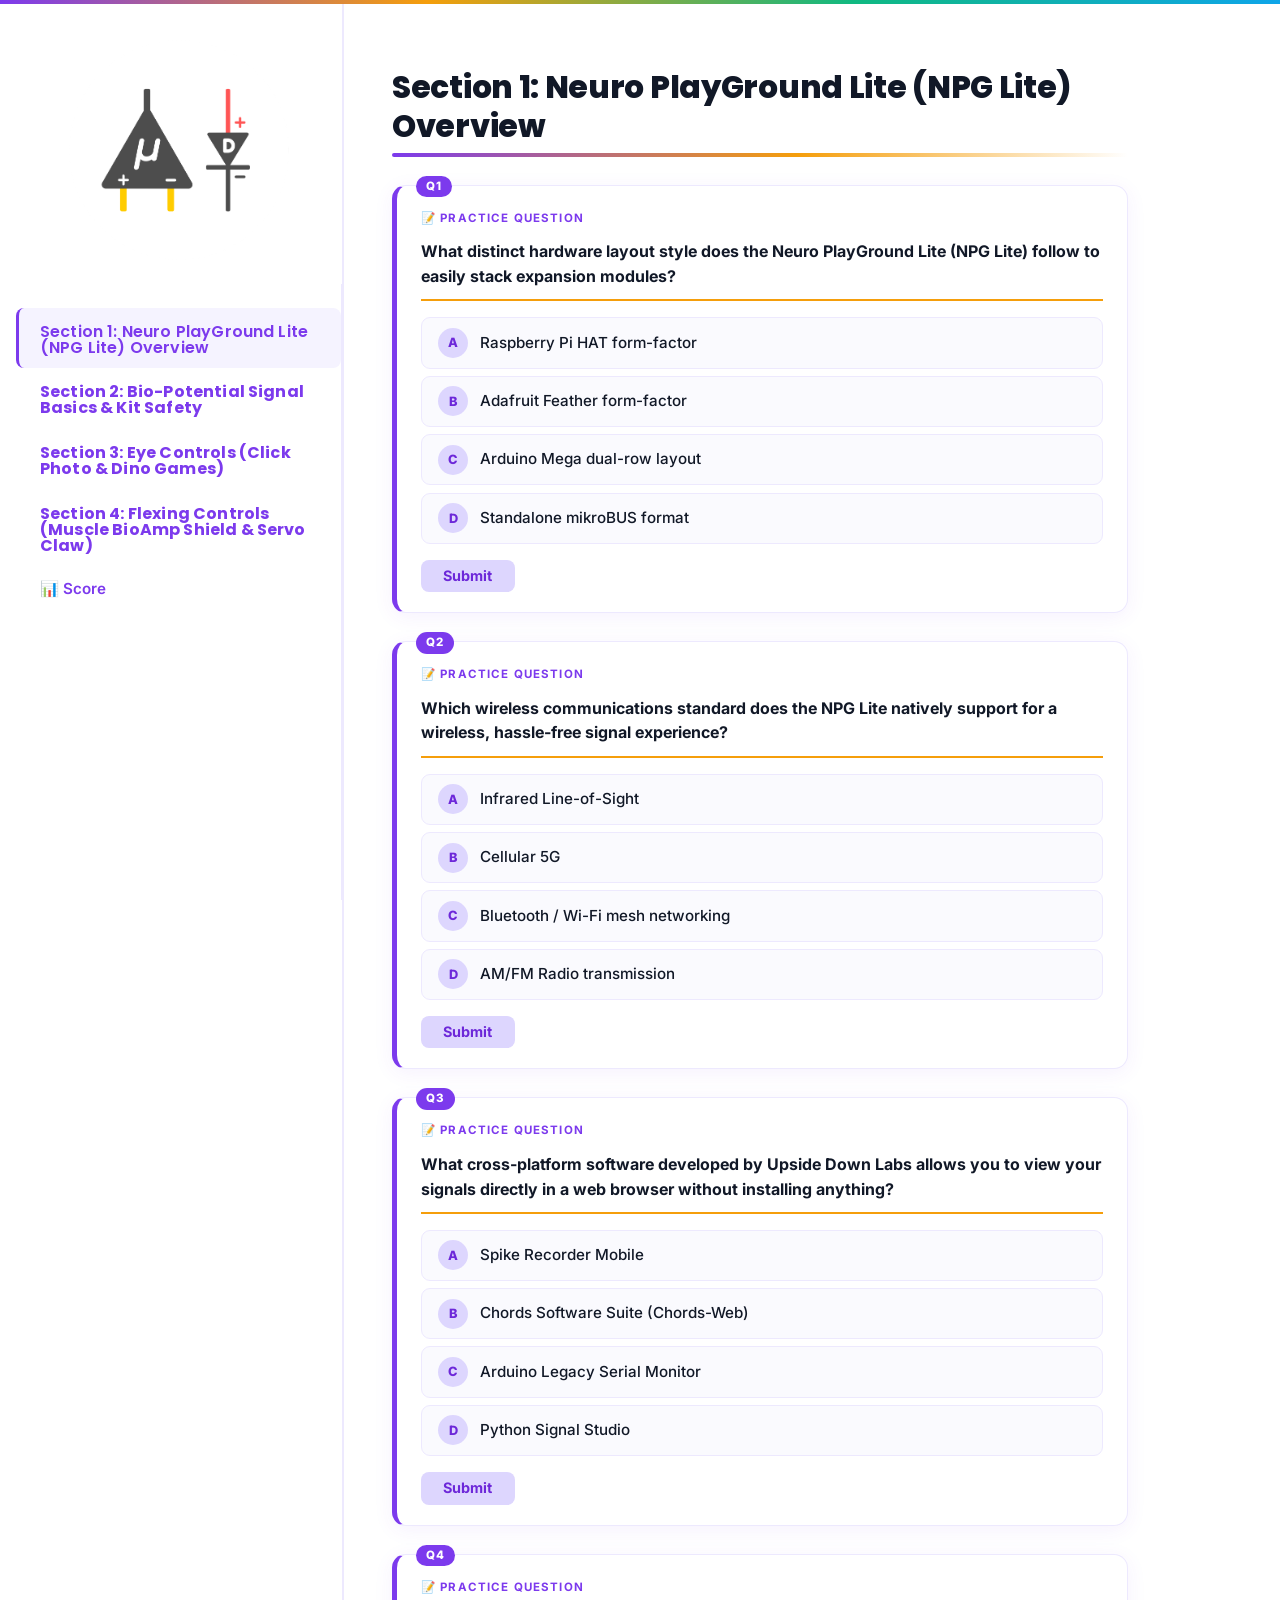
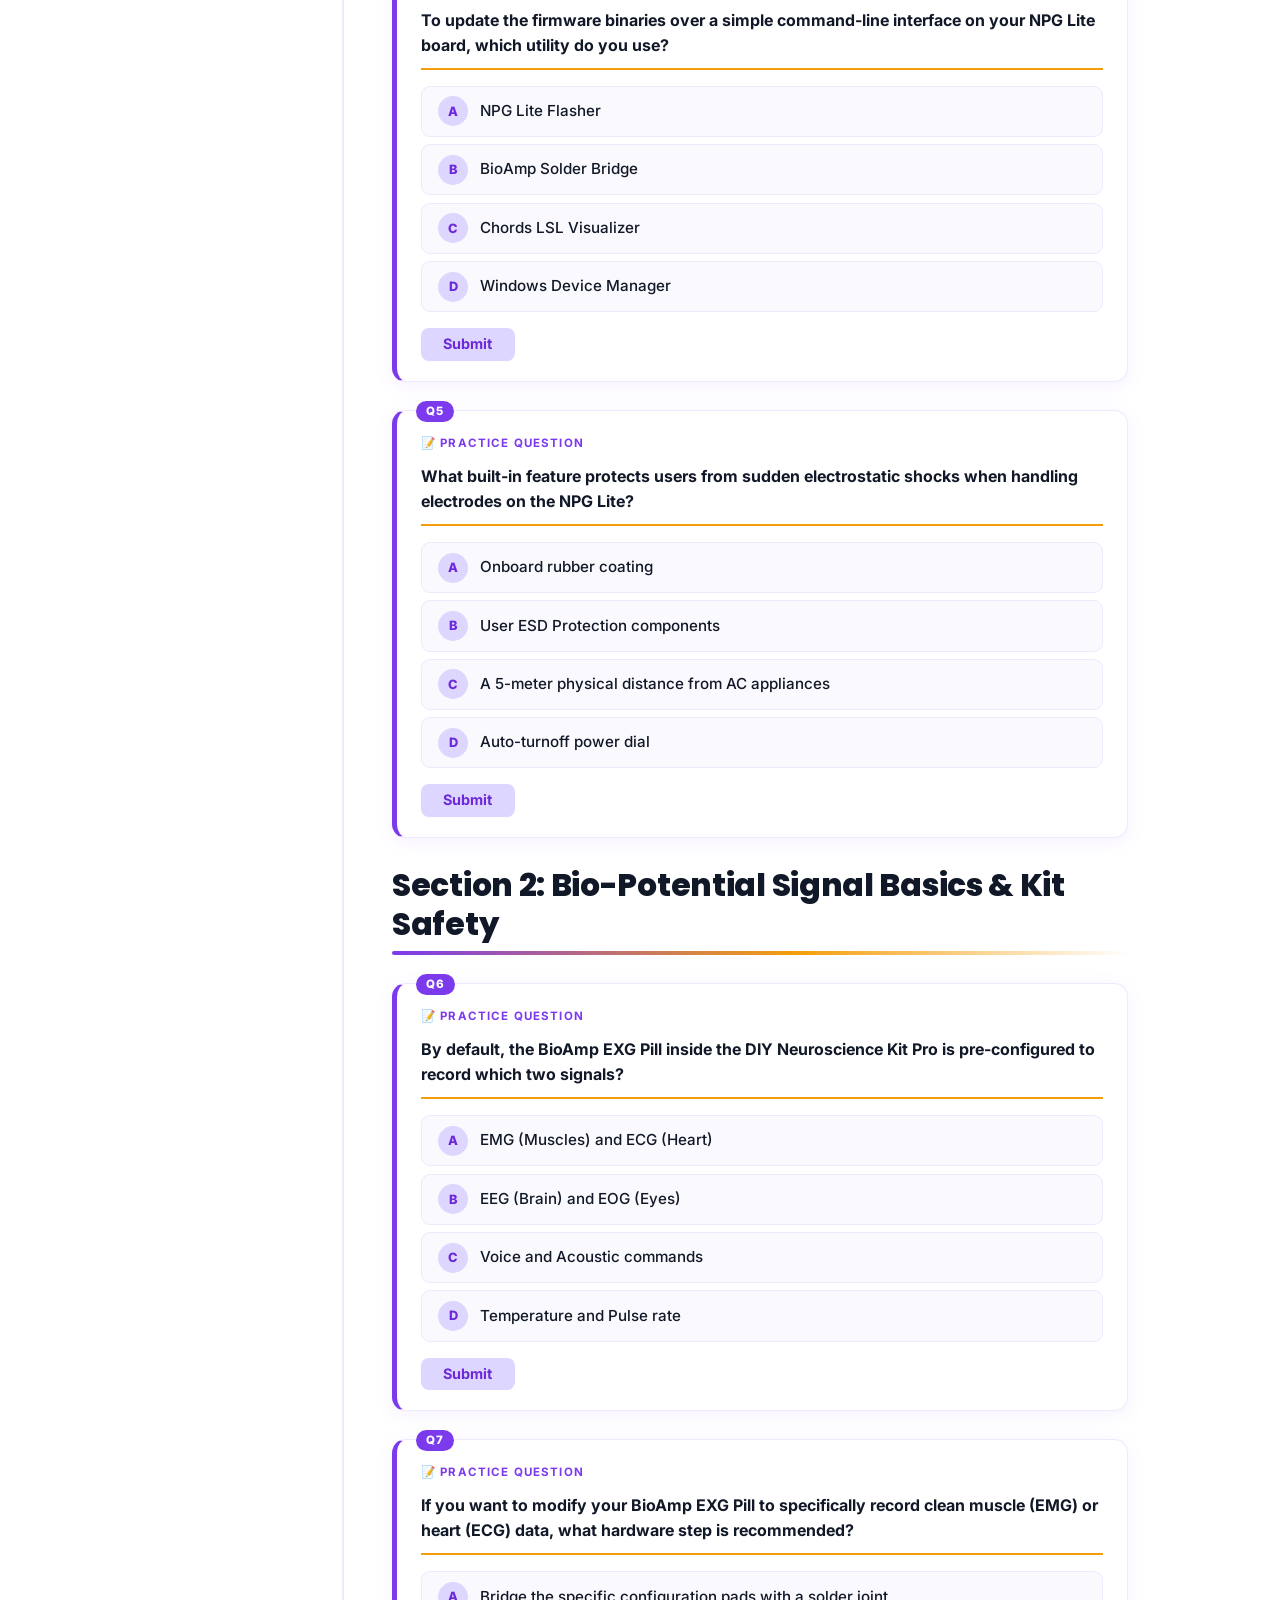
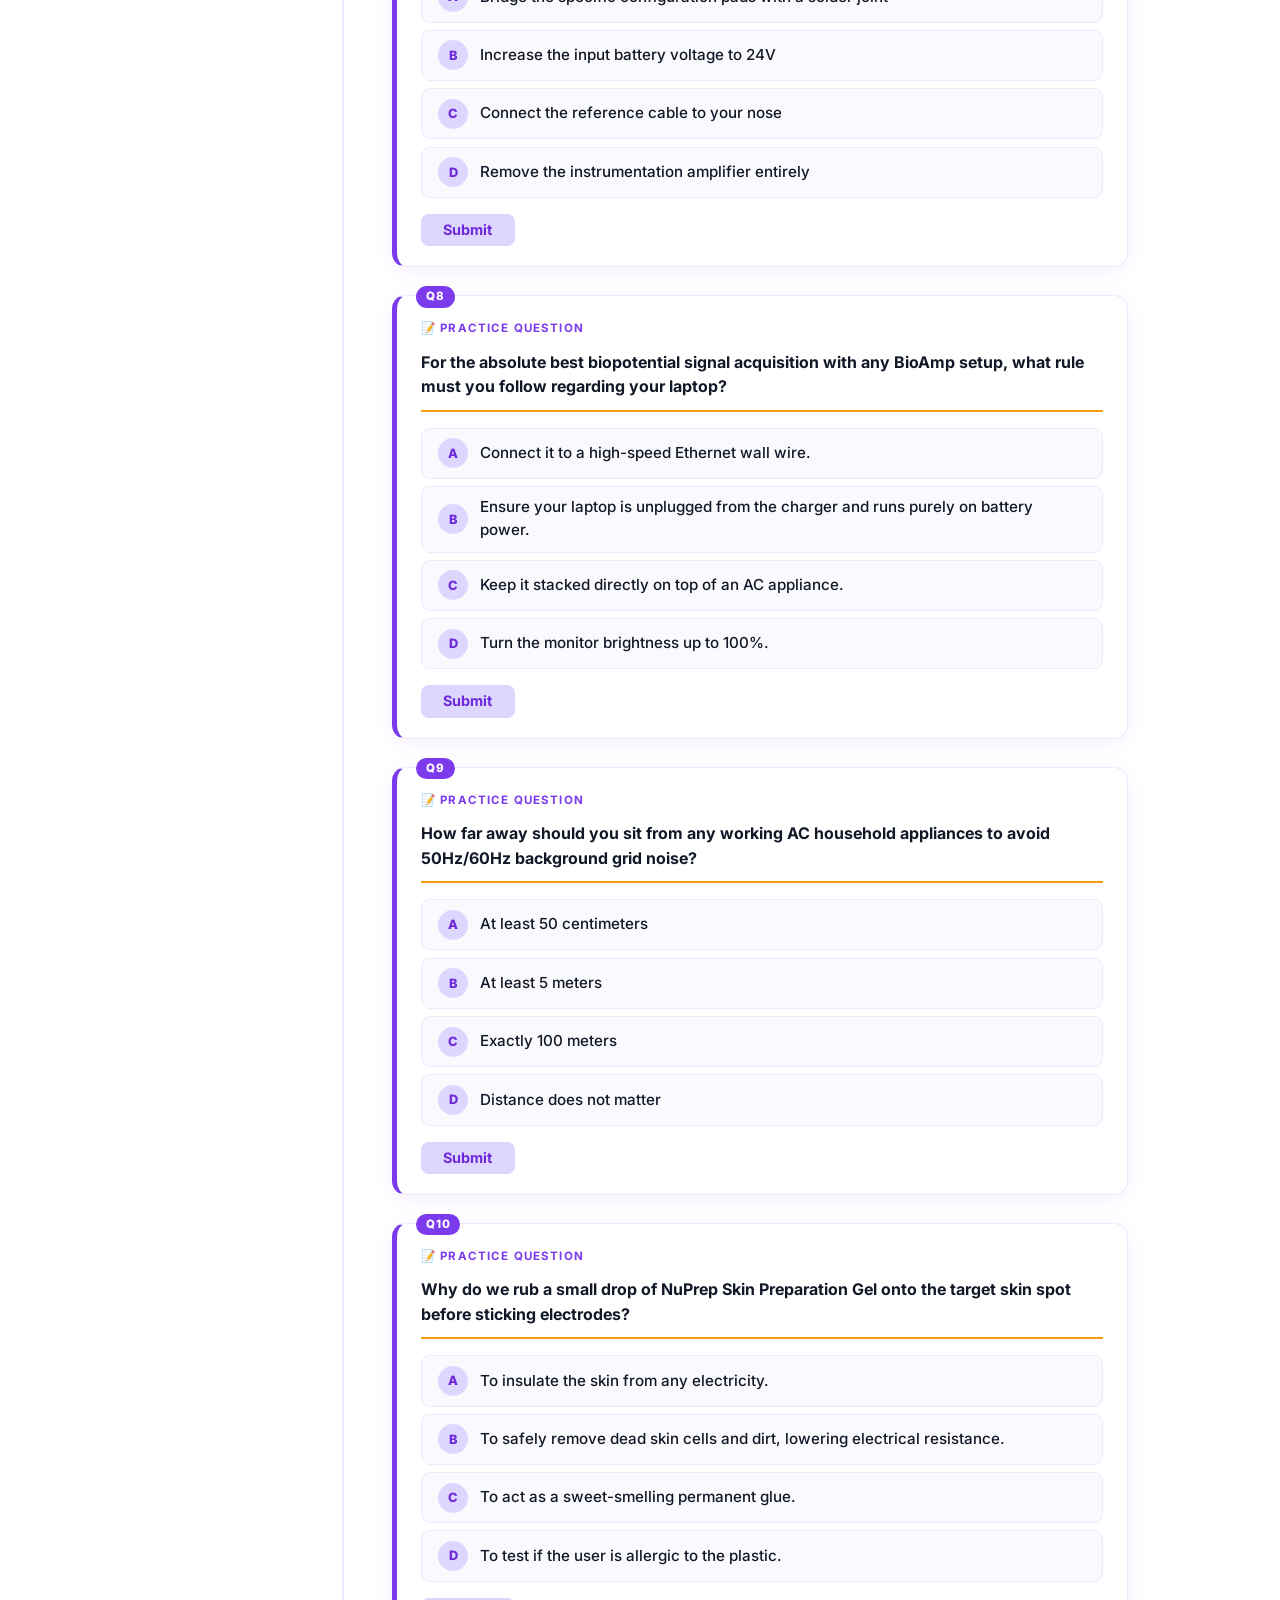
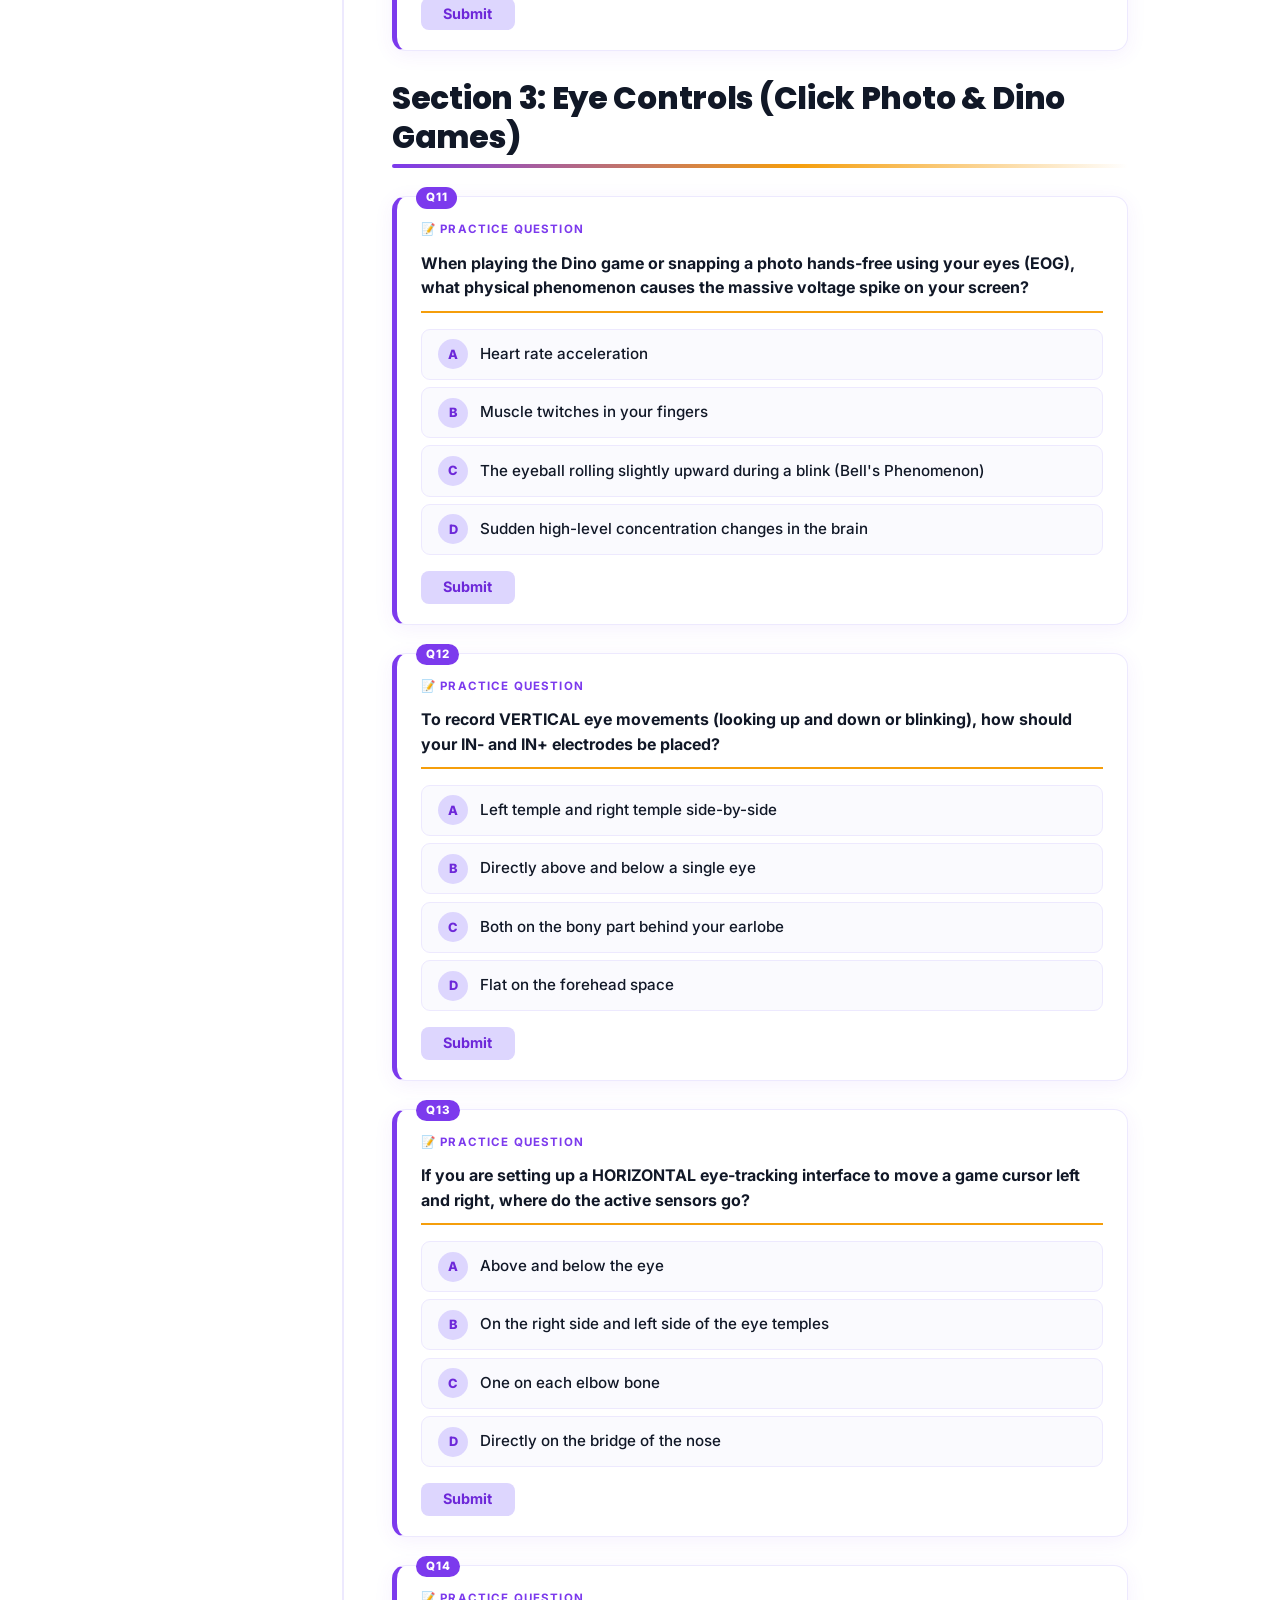
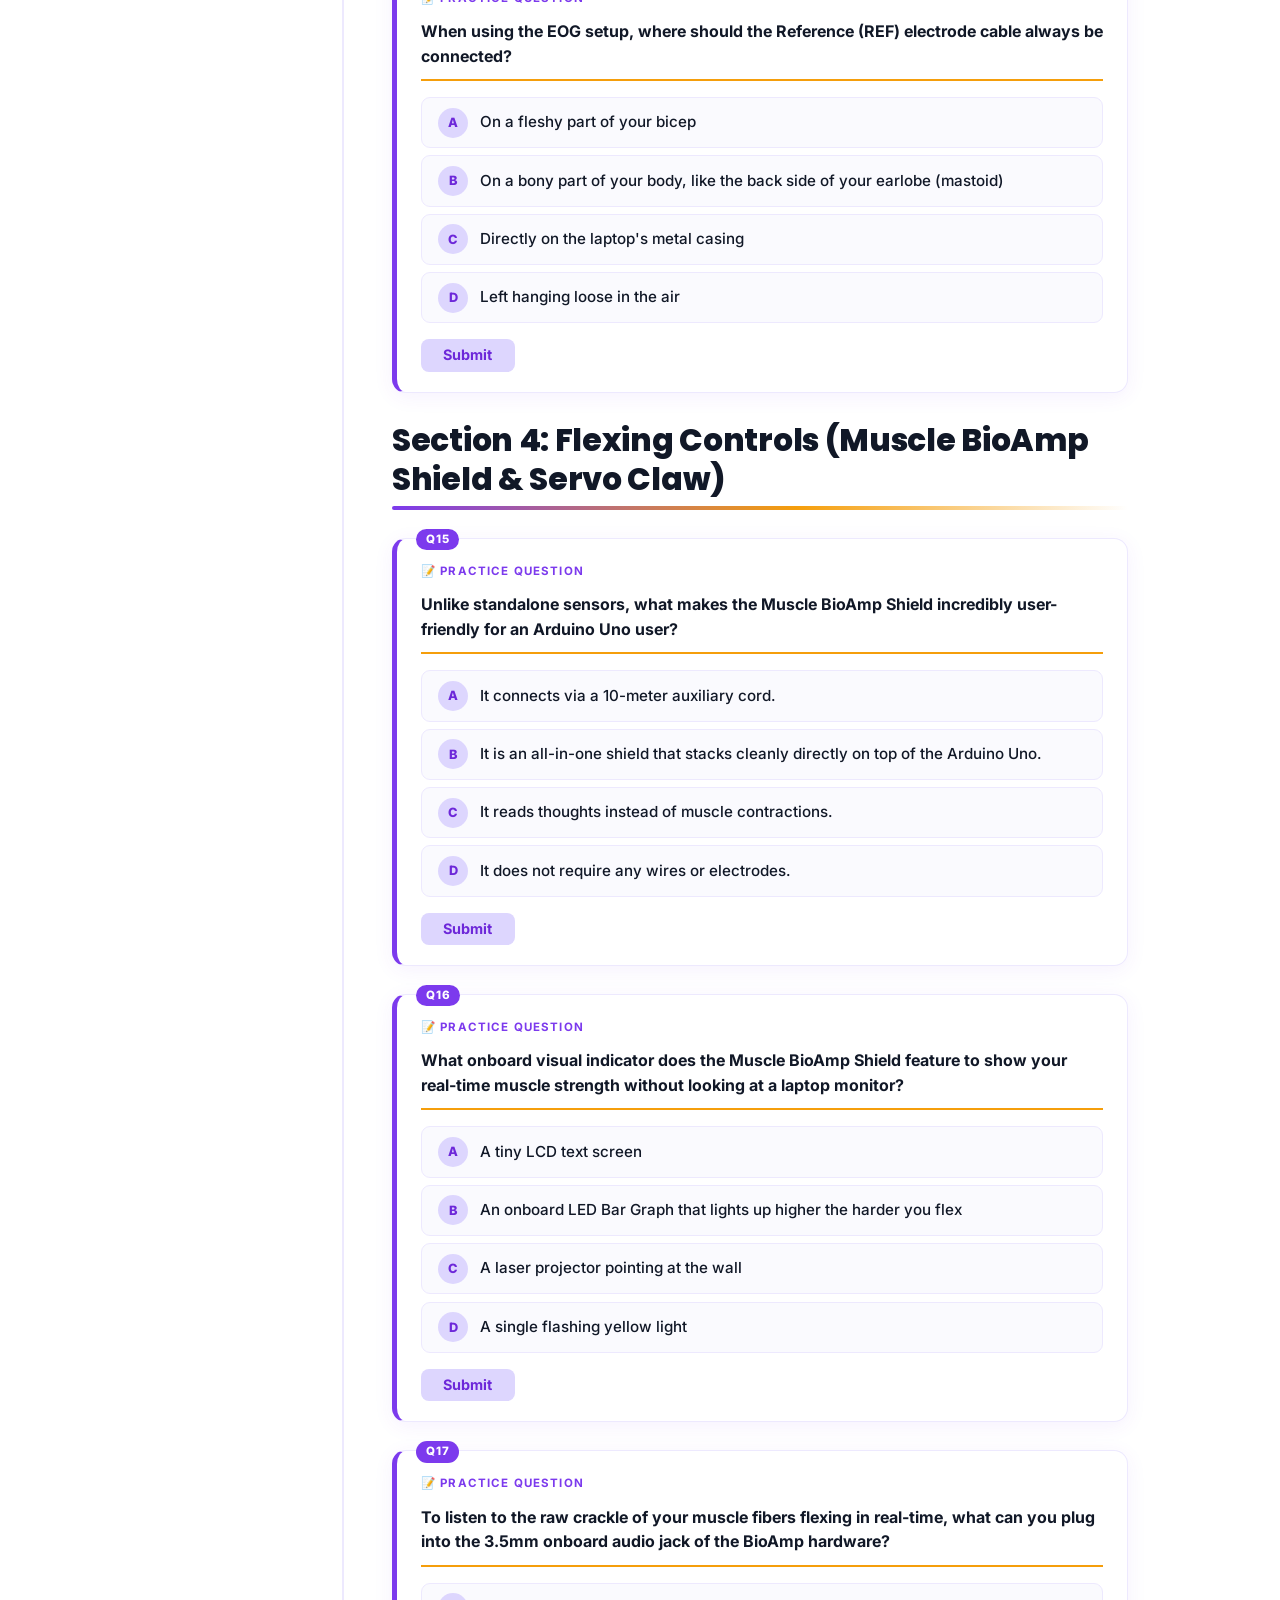
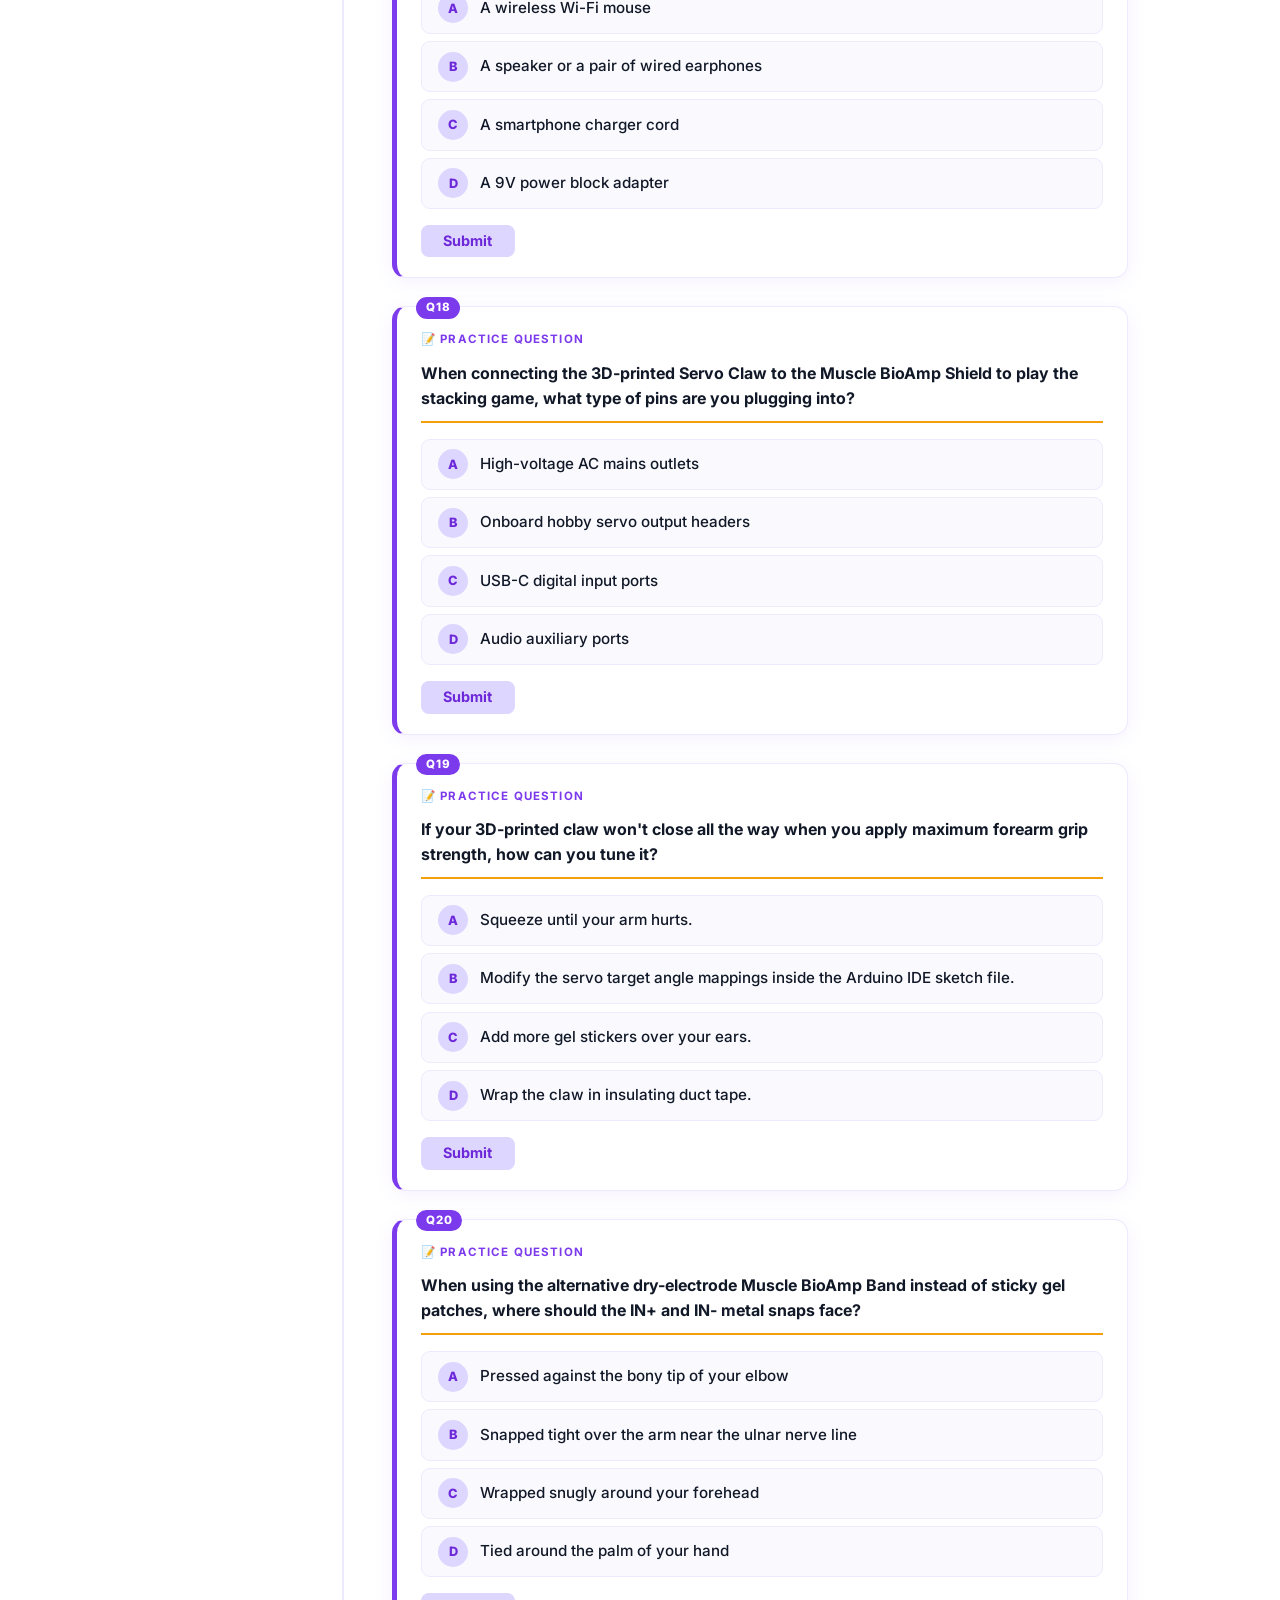
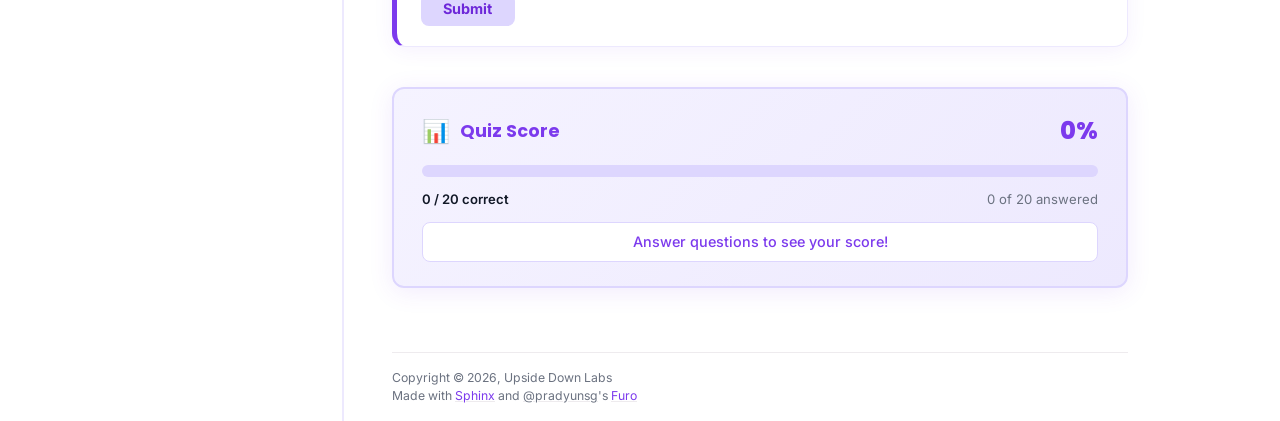
<file: _day4_new_mcqs.html>
<!doctype html>
<html class="no-js" lang="en" data-content_root="./">
  <head><meta charset="utf-8">
    <meta name="viewport" content="width=device-width,initial-scale=1">
    <meta name="color-scheme" content="light dark"><meta name="viewport" content="width=device-width, initial-scale=1" />
<link rel="index" title="Index" href="genindex.html"><link rel="search" title="Search" href="search.html">
        <link rel="prefetch" href="_static/UDL_logo_white.png" as="image">

    <link rel="shortcut icon" href="_static/UDL_logo_white.png"><!-- Generated with Sphinx 9.1.0 and Furo 2025.12.19 -->
        <title>Section 1: Neuro PlayGround Lite (NPG Lite) Overview - Upside Down Labs</title>
      <link rel="stylesheet" type="text/css" href="_static/pygments.css?v=d111a655" />
    <link rel="stylesheet" type="text/css" href="_static/styles/furo.css?v=7bdb33bb" />
    <link rel="stylesheet" type="text/css" href="_static/css/udl_custom.css?v=45bea5ae" />
    <link rel="stylesheet" type="text/css" href="_static/styles/furo-extensions.css?v=8dab3a3b" />
    
    


<style>
  body {
    --color-code-background: #f2f2f2;
  --color-code-foreground: #1e1e1e;
  --color-brand-primary: #7c3aed;
  --color-brand-content: #7c3aed;
  --color-background-primary: #000000;
  --color-background-secondary: #ffffff;
  --color-foreground-primary: #111827;
  --color-foreground-secondary: #6b7280;
  --color-sidebar-background: #ffffff;
  --color-sidebar-background-border: #f3f0ff;
  --color-sidebar-brand-text: #111827;
  --color-sidebar-caption-text: #9ca3af;
  --color-sidebar-link-text: #374151;
  --color-sidebar-link-text--top-level: #111827;
  --color-sidebar-item-background--current: #f5f3ff;
  --color-sidebar-item-background--hover: #fafafa;
  --color-sidebar-search-background: #f9fafb;
  --color-sidebar-search-border-color: #d8b4fe;
  --color-sidebar-search-icon: #7c3aed;
  
  }
  @media not print {
    body[data-theme="dark"] {
      --color-code-background: #202020;
  --color-code-foreground: #d0d0d0;
  
    }
    @media (prefers-color-scheme: dark) {
      body:not([data-theme="light"]) {
        --color-code-background: #202020;
  --color-code-foreground: #d0d0d0;
  
      }
    }
  }
</style></head>
  <body>
    
    <script>
      document.body.dataset.theme = localStorage.getItem("theme") || "auto";
    </script>
    

<svg xmlns="http://www.w3.org/2000/svg" style="display: none;">
  <symbol id="svg-toc" viewBox="0 0 24 24">
    <title>Contents</title>
    <svg stroke="currentColor" fill="currentColor" stroke-width="0" viewBox="0 0 1024 1024">
      <path d="M408 442h480c4.4 0 8-3.6 8-8v-56c0-4.4-3.6-8-8-8H408c-4.4 0-8 3.6-8 8v56c0 4.4 3.6 8 8 8zm-8 204c0 4.4 3.6 8 8 8h480c4.4 0 8-3.6 8-8v-56c0-4.4-3.6-8-8-8H408c-4.4 0-8 3.6-8 8v56zm504-486H120c-4.4 0-8 3.6-8 8v56c0 4.4 3.6 8 8 8h784c4.4 0 8-3.6 8-8v-56c0-4.4-3.6-8-8-8zm0 632H120c-4.4 0-8 3.6-8 8v56c0 4.4 3.6 8 8 8h784c4.4 0 8-3.6 8-8v-56c0-4.4-3.6-8-8-8zM115.4 518.9L271.7 642c5.8 4.6 14.4.5 14.4-6.9V388.9c0-7.4-8.5-11.5-14.4-6.9L115.4 505.1a8.74 8.74 0 0 0 0 13.8z"/>
    </svg>
  </symbol>
  <symbol id="svg-menu" viewBox="0 0 24 24">
    <title>Menu</title>
    <svg xmlns="http://www.w3.org/2000/svg" viewBox="0 0 24 24" fill="none" stroke="currentColor"
      stroke-width="2" stroke-linecap="round" stroke-linejoin="round" class="feather-menu">
      <line x1="3" y1="12" x2="21" y2="12"></line>
      <line x1="3" y1="6" x2="21" y2="6"></line>
      <line x1="3" y1="18" x2="21" y2="18"></line>
    </svg>
  </symbol>
  <symbol id="svg-arrow-right" viewBox="0 0 24 24">
    <title>Expand</title>
    <svg xmlns="http://www.w3.org/2000/svg" viewBox="0 0 24 24" fill="none" stroke="currentColor"
      stroke-width="2" stroke-linecap="round" stroke-linejoin="round" class="feather-chevron-right">
      <polyline points="9 18 15 12 9 6"></polyline>
    </svg>
  </symbol>
  <symbol id="svg-sun" viewBox="0 0 24 24">
    <title>Light mode</title>
    <svg xmlns="http://www.w3.org/2000/svg" viewBox="0 0 24 24" fill="none" stroke="currentColor"
      stroke-width="1" stroke-linecap="round" stroke-linejoin="round" class="feather-sun">
      <circle cx="12" cy="12" r="5"></circle>
      <line x1="12" y1="1" x2="12" y2="3"></line>
      <line x1="12" y1="21" x2="12" y2="23"></line>
      <line x1="4.22" y1="4.22" x2="5.64" y2="5.64"></line>
      <line x1="18.36" y1="18.36" x2="19.78" y2="19.78"></line>
      <line x1="1" y1="12" x2="3" y2="12"></line>
      <line x1="21" y1="12" x2="23" y2="12"></line>
      <line x1="4.22" y1="19.78" x2="5.64" y2="18.36"></line>
      <line x1="18.36" y1="5.64" x2="19.78" y2="4.22"></line>
    </svg>
  </symbol>
  <symbol id="svg-moon" viewBox="0 0 24 24">
    <title>Dark mode</title>
    <svg xmlns="http://www.w3.org/2000/svg" viewBox="0 0 24 24" fill="none" stroke="currentColor"
      stroke-width="1" stroke-linecap="round" stroke-linejoin="round" class="icon-tabler-moon">
      <path stroke="none" d="M0 0h24v24H0z" fill="none" />
      <path d="M12 3c.132 0 .263 0 .393 0a7.5 7.5 0 0 0 7.92 12.446a9 9 0 1 1 -8.313 -12.454z" />
    </svg>
  </symbol>
  <symbol id="svg-sun-with-moon" viewBox="0 0 24 24">
    <title>Auto light/dark, in light mode</title>
    <svg xmlns="http://www.w3.org/2000/svg" viewBox="0 0 24 24" fill="none" stroke="currentColor"
      stroke-width="1" stroke-linecap="round" stroke-linejoin="round"
      class="icon-custom-derived-from-feather-sun-and-tabler-moon">
      <path style="opacity: 50%" d="M 5.411 14.504 C 5.471 14.504 5.532 14.504 5.591 14.504 C 3.639 16.319 4.383 19.569 6.931 20.352 C 7.693 20.586 8.512 20.551 9.25 20.252 C 8.023 23.207 4.056 23.725 2.11 21.184 C 0.166 18.642 1.702 14.949 4.874 14.536 C 5.051 14.512 5.231 14.5 5.411 14.5 L 5.411 14.504 Z"/>
      <line x1="14.5" y1="3.25" x2="14.5" y2="1.25"/>
      <line x1="14.5" y1="15.85" x2="14.5" y2="17.85"/>
      <line x1="10.044" y1="5.094" x2="8.63" y2="3.68"/>
      <line x1="19" y1="14.05" x2="20.414" y2="15.464"/>
      <line x1="8.2" y1="9.55" x2="6.2" y2="9.55"/>
      <line x1="20.8" y1="9.55" x2="22.8" y2="9.55"/>
      <line x1="10.044" y1="14.006" x2="8.63" y2="15.42"/>
      <line x1="19" y1="5.05" x2="20.414" y2="3.636"/>
      <circle cx="14.5" cy="9.55" r="3.6"/>
    </svg>
  </symbol>
  <symbol id="svg-moon-with-sun" viewBox="0 0 24 24">
    <title>Auto light/dark, in dark mode</title>
    <svg xmlns="http://www.w3.org/2000/svg" viewBox="0 0 24 24" fill="none" stroke="currentColor"
      stroke-width="1" stroke-linecap="round" stroke-linejoin="round"
      class="icon-custom-derived-from-feather-sun-and-tabler-moon">
      <path d="M 8.282 7.007 C 8.385 7.007 8.494 7.007 8.595 7.007 C 5.18 10.184 6.481 15.869 10.942 17.24 C 12.275 17.648 13.706 17.589 15 17.066 C 12.851 22.236 5.91 23.143 2.505 18.696 C -0.897 14.249 1.791 7.786 7.342 7.063 C 7.652 7.021 7.965 7 8.282 7 L 8.282 7.007 Z"/>
      <line style="opacity: 50%" x1="18" y1="3.705" x2="18" y2="2.5"/>
      <line style="opacity: 50%" x1="18" y1="11.295" x2="18" y2="12.5"/>
      <line style="opacity: 50%" x1="15.316" y1="4.816" x2="14.464" y2="3.964"/>
      <line style="opacity: 50%" x1="20.711" y1="10.212" x2="21.563" y2="11.063"/>
      <line style="opacity: 50%" x1="14.205" y1="7.5" x2="13.001" y2="7.5"/>
      <line style="opacity: 50%" x1="21.795" y1="7.5" x2="23" y2="7.5"/>
      <line style="opacity: 50%" x1="15.316" y1="10.184" x2="14.464" y2="11.036"/>
      <line style="opacity: 50%" x1="20.711" y1="4.789" x2="21.563" y2="3.937"/>
      <circle style="opacity: 50%" cx="18" cy="7.5" r="2.169"/>
    </svg>
  </symbol>
  <symbol id="svg-pencil" viewBox="0 0 24 24">
    <svg xmlns="http://www.w3.org/2000/svg" viewBox="0 0 24 24" fill="none" stroke="currentColor"
      stroke-width="1" stroke-linecap="round" stroke-linejoin="round" class="icon-tabler-pencil-code">
      <path d="M4 20h4l10.5 -10.5a2.828 2.828 0 1 0 -4 -4l-10.5 10.5v4" />
      <path d="M13.5 6.5l4 4" />
      <path d="M20 21l2 -2l-2 -2" />
      <path d="M17 17l-2 2l2 2" />
    </svg>
  </symbol>
  <symbol id="svg-eye" viewBox="0 0 24 24">
    <svg xmlns="http://www.w3.org/2000/svg" viewBox="0 0 24 24" fill="none" stroke="currentColor"
      stroke-width="1" stroke-linecap="round" stroke-linejoin="round" class="icon-tabler-eye-code">
      <path stroke="none" d="M0 0h24v24H0z" fill="none" />
      <path d="M10 12a2 2 0 1 0 4 0a2 2 0 0 0 -4 0" />
      <path
        d="M11.11 17.958c-3.209 -.307 -5.91 -2.293 -8.11 -5.958c2.4 -4 5.4 -6 9 -6c3.6 0 6.6 2 9 6c-.21 .352 -.427 .688 -.647 1.008" />
      <path d="M20 21l2 -2l-2 -2" />
      <path d="M17 17l-2 2l2 2" />
    </svg>
  </symbol>
</svg>

<input type="checkbox" class="sidebar-toggle" name="__navigation" id="__navigation" aria-label="Toggle site navigation sidebar">
<input type="checkbox" class="sidebar-toggle" name="__toc" id="__toc" aria-label="Toggle table of contents sidebar">
<label class="overlay sidebar-overlay" for="__navigation"></label>
<label class="overlay toc-overlay" for="__toc"></label>

<a class="skip-to-content muted-link" href="#furo-main-content">Skip to content</a>



<div class="page">
  <header class="mobile-header">
    <div class="header-left">
      <label class="nav-overlay-icon" for="__navigation">
        <span class="icon"><svg><use href="#svg-menu"></use></svg></span>
      </label>
    </div>
    <div class="header-center">
      <a href="index.html"><div class="brand">Upside Down Labs</div></a>
    </div>
    <div class="header-right">
      <div class="theme-toggle-container theme-toggle-header">
        <button class="theme-toggle" aria-label="Toggle Light / Dark / Auto color theme">
          <svg class="theme-icon-when-auto-light"><use href="#svg-sun-with-moon"></use></svg>
          <svg class="theme-icon-when-auto-dark"><use href="#svg-moon-with-sun"></use></svg>
          <svg class="theme-icon-when-dark"><use href="#svg-moon"></use></svg>
          <svg class="theme-icon-when-light"><use href="#svg-sun"></use></svg>
        </button>
      </div>
      <label class="toc-overlay-icon toc-header-icon no-toc" for="__toc">
        <span class="icon"><svg><use href="#svg-toc"></use></svg></span>
      </label>
    </div>
  </header>
  <aside class="sidebar-drawer">
    <div class="sidebar-container">
      
      <div class="sidebar-sticky"><a class="sidebar-brand" href="index.html">
  <div class="sidebar-logo-container">
    <img class="sidebar-logo" src="_static/UDL_logo_white.png" alt="Logo"/>
  </div>
  
  
</a><form class="sidebar-search-container" method="get" action="search.html" role="search">
  <input class="sidebar-search" placeholder="Search" name="q" aria-label="Search">
  <input type="hidden" name="check_keywords" value="yes">
  <input type="hidden" name="area" value="default">
</form>
<div id="searchbox"></div><div class="sidebar-scroll"><div class="sidebar-tree">
  <ul>
<li class="toctree-l1"><a class="reference internal" href="docs/day1.html">Day 1: Introduction to Neuroscience and Arduino IDE</a></li>
<li class="toctree-l1"><a class="reference internal" href="docs/day2.html">Day 2: Visualizing the Body (EMG &amp; ECG)</a></li>
<li class="toctree-l1"><a class="reference internal" href="docs/day3.html">Day 3: The Power of Sight &amp; Mind (EOG &amp; EEG)</a></li>
<li class="toctree-l1"><a class="reference internal" href="docs/day4.html">Day 4: Gaming in the Field of HCI and BCI</a></li>
<li class="toctree-l1"><a class="reference internal" href="docs/day5.html">Day 5: Advanced HCI/BCI, Research and Applications</a></li>
</ul>

</div>
</div>

      </div>
      
    </div>
  </aside>
  <div class="main">
    <div class="content">
      <div class="article-container">
        <a href="#" class="back-to-top muted-link">
          <svg xmlns="http://www.w3.org/2000/svg" viewBox="0 0 24 24">
            <path d="M13 20h-2V8l-5.5 5.5-1.42-1.42L12 4.16l7.92 7.92-1.42 1.42L13 8v12z"></path>
          </svg>
          <span>Back to top</span>
        </a>
        <div class="content-icon-container">
          <div class="view-this-page">
  <a class="muted-link" href="_sources/_day4_new_mcqs.rst.txt" title="View this page">
    <svg><use href="#svg-eye"></use></svg>
    <span class="visually-hidden">View this page</span>
  </a>
</div>
<div class="theme-toggle-container theme-toggle-content">
            <button class="theme-toggle" aria-label="Toggle Light / Dark / Auto color theme">
              <svg class="theme-icon-when-auto-light"><use href="#svg-sun-with-moon"></use></svg>
              <svg class="theme-icon-when-auto-dark"><use href="#svg-moon-with-sun"></use></svg>
              <svg class="theme-icon-when-dark"><use href="#svg-moon"></use></svg>
              <svg class="theme-icon-when-light"><use href="#svg-sun"></use></svg>
            </button>
          </div>
          <label class="toc-overlay-icon toc-content-icon no-toc" for="__toc">
            <span class="icon"><svg><use href="#svg-toc"></use></svg></span>
          </label>
        </div>
        <article role="main" id="furo-main-content">
          <section id="section-1-neuro-playground-lite-npg-lite-overview">
<h1>Section 1: Neuro PlayGround Lite (NPG Lite) Overview<a class="headerlink" href="#section-1-neuro-playground-lite-npg-lite-overview" title="Link to this heading">¶</a></h1>
<div class="udl-mcq" id="mcq-1584cadd" data-correct="1">
  <div class="udl-mcq__question">What distinct hardware layout style does the Neuro PlayGround Lite (NPG Lite) follow to easily stack expansion modules?</div>
  <div class="udl-mcq__options">
    <div class="udl-mcq__option" data-index="0" role="radio" aria-checked="false" tabindex="0"><span class="udl-mcq__option-label">A</span><span class="udl-mcq__option-text">Raspberry Pi HAT form-factor</span></div>
    <div class="udl-mcq__option" data-index="1" role="radio" aria-checked="false" tabindex="0"><span class="udl-mcq__option-label">B</span><span class="udl-mcq__option-text">Adafruit Feather form-factor</span></div>
    <div class="udl-mcq__option" data-index="2" role="radio" aria-checked="false" tabindex="0"><span class="udl-mcq__option-label">C</span><span class="udl-mcq__option-text">Arduino Mega dual-row layout</span></div>
    <div class="udl-mcq__option" data-index="3" role="radio" aria-checked="false" tabindex="0"><span class="udl-mcq__option-label">D</span><span class="udl-mcq__option-text">Standalone mikroBUS format</span></div>
  </div>
  <div class="udl-mcq__actions">
    <button class="udl-mcq__submit" disabled>Submit</button>
    <button class="udl-mcq__reset" style="display:none">Try Again</button>
  </div>
  <div class="udl-mcq__feedback" aria-live="polite"></div>
  <div class="udl-mcq__explanation" style="display:none"><strong>Explanation:</strong> The NPG Lite follows the Adafruit Feather form-factor, a widely adopted open standard that makes it easy to stack compatible &quot;Wing&quot; shields and expansion boards directly on top of the main board.</div>
</div><div class="udl-mcq" id="mcq-b6177ecd" data-correct="2">
  <div class="udl-mcq__question">Which wireless communications standard does the NPG Lite natively support for a wireless, hassle-free signal experience?</div>
  <div class="udl-mcq__options">
    <div class="udl-mcq__option" data-index="0" role="radio" aria-checked="false" tabindex="0"><span class="udl-mcq__option-label">A</span><span class="udl-mcq__option-text">Infrared Line-of-Sight</span></div>
    <div class="udl-mcq__option" data-index="1" role="radio" aria-checked="false" tabindex="0"><span class="udl-mcq__option-label">B</span><span class="udl-mcq__option-text">Cellular 5G</span></div>
    <div class="udl-mcq__option" data-index="2" role="radio" aria-checked="false" tabindex="0"><span class="udl-mcq__option-label">C</span><span class="udl-mcq__option-text">Bluetooth / Wi-Fi mesh networking</span></div>
    <div class="udl-mcq__option" data-index="3" role="radio" aria-checked="false" tabindex="0"><span class="udl-mcq__option-label">D</span><span class="udl-mcq__option-text">AM/FM Radio transmission</span></div>
  </div>
  <div class="udl-mcq__actions">
    <button class="udl-mcq__submit" disabled>Submit</button>
    <button class="udl-mcq__reset" style="display:none">Try Again</button>
  </div>
  <div class="udl-mcq__feedback" aria-live="polite"></div>
  <div class="udl-mcq__explanation" style="display:none"><strong>Explanation:</strong> The NPG Lite has an onboard Bluetooth / Wi-Fi module, allowing it to stream biosignals wirelessly to a laptop, phone, or web browser without any USB cable — essential for free-movement BCI games.</div>
</div><div class="udl-mcq" id="mcq-7de2d28b" data-correct="1">
  <div class="udl-mcq__question">What cross-platform software developed by Upside Down Labs allows you to view your signals directly in a web browser without installing anything?</div>
  <div class="udl-mcq__options">
    <div class="udl-mcq__option" data-index="0" role="radio" aria-checked="false" tabindex="0"><span class="udl-mcq__option-label">A</span><span class="udl-mcq__option-text">Spike Recorder Mobile</span></div>
    <div class="udl-mcq__option" data-index="1" role="radio" aria-checked="false" tabindex="0"><span class="udl-mcq__option-label">B</span><span class="udl-mcq__option-text">Chords Software Suite (Chords-Web)</span></div>
    <div class="udl-mcq__option" data-index="2" role="radio" aria-checked="false" tabindex="0"><span class="udl-mcq__option-label">C</span><span class="udl-mcq__option-text">Arduino Legacy Serial Monitor</span></div>
    <div class="udl-mcq__option" data-index="3" role="radio" aria-checked="false" tabindex="0"><span class="udl-mcq__option-label">D</span><span class="udl-mcq__option-text">Python Signal Studio</span></div>
  </div>
  <div class="udl-mcq__actions">
    <button class="udl-mcq__submit" disabled>Submit</button>
    <button class="udl-mcq__reset" style="display:none">Try Again</button>
  </div>
  <div class="udl-mcq__feedback" aria-live="polite"></div>
  <div class="udl-mcq__explanation" style="display:none"><strong>Explanation:</strong> Chords Software Suite (Chords-Web) is a browser-based tool built by Upside Down Labs. It connects directly to the NPG Lite over BLE or serial and visualises your biosignals in real time — no installation required.</div>
</div><div class="udl-mcq" id="mcq-a028e8d8" data-correct="0">
  <div class="udl-mcq__question">To update the firmware binaries over a simple command-line interface on your NPG Lite board, which utility do you use?</div>
  <div class="udl-mcq__options">
    <div class="udl-mcq__option" data-index="0" role="radio" aria-checked="false" tabindex="0"><span class="udl-mcq__option-label">A</span><span class="udl-mcq__option-text">NPG Lite Flasher</span></div>
    <div class="udl-mcq__option" data-index="1" role="radio" aria-checked="false" tabindex="0"><span class="udl-mcq__option-label">B</span><span class="udl-mcq__option-text">BioAmp Solder Bridge</span></div>
    <div class="udl-mcq__option" data-index="2" role="radio" aria-checked="false" tabindex="0"><span class="udl-mcq__option-label">C</span><span class="udl-mcq__option-text">Chords LSL Visualizer</span></div>
    <div class="udl-mcq__option" data-index="3" role="radio" aria-checked="false" tabindex="0"><span class="udl-mcq__option-label">D</span><span class="udl-mcq__option-text">Windows Device Manager</span></div>
  </div>
  <div class="udl-mcq__actions">
    <button class="udl-mcq__submit" disabled>Submit</button>
    <button class="udl-mcq__reset" style="display:none">Try Again</button>
  </div>
  <div class="udl-mcq__feedback" aria-live="polite"></div>
  <div class="udl-mcq__explanation" style="display:none"><strong>Explanation:</strong> NPG Lite Flasher is the dedicated command-line tool for flashing updated firmware onto the NPG Lite board. It simplifies the update process to a single command without needing the Arduino IDE.</div>
</div><div class="udl-mcq" id="mcq-056ad9f5" data-correct="1">
  <div class="udl-mcq__question">What built-in feature protects users from sudden electrostatic shocks when handling electrodes on the NPG Lite?</div>
  <div class="udl-mcq__options">
    <div class="udl-mcq__option" data-index="0" role="radio" aria-checked="false" tabindex="0"><span class="udl-mcq__option-label">A</span><span class="udl-mcq__option-text">Onboard rubber coating</span></div>
    <div class="udl-mcq__option" data-index="1" role="radio" aria-checked="false" tabindex="0"><span class="udl-mcq__option-label">B</span><span class="udl-mcq__option-text">User ESD Protection components</span></div>
    <div class="udl-mcq__option" data-index="2" role="radio" aria-checked="false" tabindex="0"><span class="udl-mcq__option-label">C</span><span class="udl-mcq__option-text">A 5-meter physical distance from AC appliances</span></div>
    <div class="udl-mcq__option" data-index="3" role="radio" aria-checked="false" tabindex="0"><span class="udl-mcq__option-label">D</span><span class="udl-mcq__option-text">Auto-turnoff power dial</span></div>
  </div>
  <div class="udl-mcq__actions">
    <button class="udl-mcq__submit" disabled>Submit</button>
    <button class="udl-mcq__reset" style="display:none">Try Again</button>
  </div>
  <div class="udl-mcq__feedback" aria-live="polite"></div>
  <div class="udl-mcq__explanation" style="display:none"><strong>Explanation:</strong> The NPG Lite includes dedicated ESD (Electrostatic Discharge) Protection components on its input lines. These clamp any high-voltage transients — such as static from touching electrodes — before they can damage the sensitive analog front-end circuitry.</div>
</div></section>
<section id="section-2-bio-potential-signal-basics-kit-safety">
<h1>Section 2: Bio-Potential Signal Basics &amp; Kit Safety<a class="headerlink" href="#section-2-bio-potential-signal-basics-kit-safety" title="Link to this heading">¶</a></h1>
<div class="udl-mcq" id="mcq-4c1e1678" data-correct="1">
  <div class="udl-mcq__question">By default, the BioAmp EXG Pill inside the DIY Neuroscience Kit Pro is pre-configured to record which two signals?</div>
  <div class="udl-mcq__options">
    <div class="udl-mcq__option" data-index="0" role="radio" aria-checked="false" tabindex="0"><span class="udl-mcq__option-label">A</span><span class="udl-mcq__option-text">EMG (Muscles) and ECG (Heart)</span></div>
    <div class="udl-mcq__option" data-index="1" role="radio" aria-checked="false" tabindex="0"><span class="udl-mcq__option-label">B</span><span class="udl-mcq__option-text">EEG (Brain) and EOG (Eyes)</span></div>
    <div class="udl-mcq__option" data-index="2" role="radio" aria-checked="false" tabindex="0"><span class="udl-mcq__option-label">C</span><span class="udl-mcq__option-text">Voice and Acoustic commands</span></div>
    <div class="udl-mcq__option" data-index="3" role="radio" aria-checked="false" tabindex="0"><span class="udl-mcq__option-label">D</span><span class="udl-mcq__option-text">Temperature and Pulse rate</span></div>
  </div>
  <div class="udl-mcq__actions">
    <button class="udl-mcq__submit" disabled>Submit</button>
    <button class="udl-mcq__reset" style="display:none">Try Again</button>
  </div>
  <div class="udl-mcq__feedback" aria-live="polite"></div>
  <div class="udl-mcq__explanation" style="display:none"><strong>Explanation:</strong> Out of the box, the BioAmp EXG Pill is configured for EEG (Brain) and EOG (Eyes) recording. Its high-gain, low-noise front-end is optimised for these very small signals in the microvolt range.</div>
</div><div class="udl-mcq" id="mcq-891ae411" data-correct="0">
  <div class="udl-mcq__question">If you want to modify your BioAmp EXG Pill to specifically record clean muscle (EMG) or heart (ECG) data, what hardware step is recommended?</div>
  <div class="udl-mcq__options">
    <div class="udl-mcq__option" data-index="0" role="radio" aria-checked="false" tabindex="0"><span class="udl-mcq__option-label">A</span><span class="udl-mcq__option-text">Bridge the specific configuration pads with a solder joint</span></div>
    <div class="udl-mcq__option" data-index="1" role="radio" aria-checked="false" tabindex="0"><span class="udl-mcq__option-label">B</span><span class="udl-mcq__option-text">Increase the input battery voltage to 24V</span></div>
    <div class="udl-mcq__option" data-index="2" role="radio" aria-checked="false" tabindex="0"><span class="udl-mcq__option-label">C</span><span class="udl-mcq__option-text">Connect the reference cable to your nose</span></div>
    <div class="udl-mcq__option" data-index="3" role="radio" aria-checked="false" tabindex="0"><span class="udl-mcq__option-label">D</span><span class="udl-mcq__option-text">Remove the instrumentation amplifier entirely</span></div>
  </div>
  <div class="udl-mcq__actions">
    <button class="udl-mcq__submit" disabled>Submit</button>
    <button class="udl-mcq__reset" style="display:none">Try Again</button>
  </div>
  <div class="udl-mcq__feedback" aria-live="polite"></div>
  <div class="udl-mcq__explanation" style="display:none"><strong>Explanation:</strong> The BioAmp EXG Pill has configuration solder pads on the PCB. Bridging the correct pads changes the gain and filter settings, reconfiguring the pill for the higher-amplitude EMG or ECG signals.</div>
</div><div class="udl-mcq" id="mcq-56c297a6" data-correct="1">
  <div class="udl-mcq__question">For the absolute best biopotential signal acquisition with any BioAmp setup, what rule must you follow regarding your laptop?</div>
  <div class="udl-mcq__options">
    <div class="udl-mcq__option" data-index="0" role="radio" aria-checked="false" tabindex="0"><span class="udl-mcq__option-label">A</span><span class="udl-mcq__option-text">Connect it to a high-speed Ethernet wall wire.</span></div>
    <div class="udl-mcq__option" data-index="1" role="radio" aria-checked="false" tabindex="0"><span class="udl-mcq__option-label">B</span><span class="udl-mcq__option-text">Ensure your laptop is unplugged from the charger and runs purely on battery power.</span></div>
    <div class="udl-mcq__option" data-index="2" role="radio" aria-checked="false" tabindex="0"><span class="udl-mcq__option-label">C</span><span class="udl-mcq__option-text">Keep it stacked directly on top of an AC appliance.</span></div>
    <div class="udl-mcq__option" data-index="3" role="radio" aria-checked="false" tabindex="0"><span class="udl-mcq__option-label">D</span><span class="udl-mcq__option-text">Turn the monitor brightness up to 100%.</span></div>
  </div>
  <div class="udl-mcq__actions">
    <button class="udl-mcq__submit" disabled>Submit</button>
    <button class="udl-mcq__reset" style="display:none">Try Again</button>
  </div>
  <div class="udl-mcq__feedback" aria-live="polite"></div>
  <div class="udl-mcq__explanation" style="display:none"><strong>Explanation:</strong> Laptop chargers inject 50Hz or 60Hz AC noise into the chassis and ground plane. Running purely on battery power eliminates this noise source, dramatically improving the signal-to-noise ratio for small EEG and EOG signals.</div>
</div><div class="udl-mcq" id="mcq-42e23e29" data-correct="1">
  <div class="udl-mcq__question">How far away should you sit from any working AC household appliances to avoid 50Hz/60Hz background grid noise?</div>
  <div class="udl-mcq__options">
    <div class="udl-mcq__option" data-index="0" role="radio" aria-checked="false" tabindex="0"><span class="udl-mcq__option-label">A</span><span class="udl-mcq__option-text">At least 50 centimeters</span></div>
    <div class="udl-mcq__option" data-index="1" role="radio" aria-checked="false" tabindex="0"><span class="udl-mcq__option-label">B</span><span class="udl-mcq__option-text">At least 5 meters</span></div>
    <div class="udl-mcq__option" data-index="2" role="radio" aria-checked="false" tabindex="0"><span class="udl-mcq__option-label">C</span><span class="udl-mcq__option-text">Exactly 100 meters</span></div>
    <div class="udl-mcq__option" data-index="3" role="radio" aria-checked="false" tabindex="0"><span class="udl-mcq__option-label">D</span><span class="udl-mcq__option-text">Distance does not matter</span></div>
  </div>
  <div class="udl-mcq__actions">
    <button class="udl-mcq__submit" disabled>Submit</button>
    <button class="udl-mcq__reset" style="display:none">Try Again</button>
  </div>
  <div class="udl-mcq__feedback" aria-live="polite"></div>
  <div class="udl-mcq__explanation" style="display:none"><strong>Explanation:</strong> AC appliances radiate electromagnetic fields that couple into electrode cables and skin, adding 50Hz (or 60Hz in some countries) interference. Sitting at least 5 metres away keeps this interference below the noise floor of the amplifier.</div>
</div><div class="udl-mcq" id="mcq-ecf85968" data-correct="1">
  <div class="udl-mcq__question">Why do we rub a small drop of NuPrep Skin Preparation Gel onto the target skin spot before sticking electrodes?</div>
  <div class="udl-mcq__options">
    <div class="udl-mcq__option" data-index="0" role="radio" aria-checked="false" tabindex="0"><span class="udl-mcq__option-label">A</span><span class="udl-mcq__option-text">To insulate the skin from any electricity.</span></div>
    <div class="udl-mcq__option" data-index="1" role="radio" aria-checked="false" tabindex="0"><span class="udl-mcq__option-label">B</span><span class="udl-mcq__option-text">To safely remove dead skin cells and dirt, lowering electrical resistance.</span></div>
    <div class="udl-mcq__option" data-index="2" role="radio" aria-checked="false" tabindex="0"><span class="udl-mcq__option-label">C</span><span class="udl-mcq__option-text">To act as a sweet-smelling permanent glue.</span></div>
    <div class="udl-mcq__option" data-index="3" role="radio" aria-checked="false" tabindex="0"><span class="udl-mcq__option-label">D</span><span class="udl-mcq__option-text">To test if the user is allergic to the plastic.</span></div>
  </div>
  <div class="udl-mcq__actions">
    <button class="udl-mcq__submit" disabled>Submit</button>
    <button class="udl-mcq__reset" style="display:none">Try Again</button>
  </div>
  <div class="udl-mcq__feedback" aria-live="polite"></div>
  <div class="udl-mcq__explanation" style="display:none"><strong>Explanation:</strong> The top layer of skin (stratum corneum) is made of dead, keratinised cells that create high electrical resistance. NuPrep gently abrades these cells away and removes surface oils, reducing skin impedance so the electrode picks up a clean, strong biological signal.</div>
</div></section>
<section id="section-3-eye-controls-click-photo-dino-games">
<h1>Section 3: Eye Controls (Click Photo &amp; Dino Games)<a class="headerlink" href="#section-3-eye-controls-click-photo-dino-games" title="Link to this heading">¶</a></h1>
<div class="udl-mcq" id="mcq-3c1e16e7" data-correct="2">
  <div class="udl-mcq__question">When playing the Dino game or snapping a photo hands-free using your eyes (EOG), what physical phenomenon causes the massive voltage spike on your screen?</div>
  <div class="udl-mcq__options">
    <div class="udl-mcq__option" data-index="0" role="radio" aria-checked="false" tabindex="0"><span class="udl-mcq__option-label">A</span><span class="udl-mcq__option-text">Heart rate acceleration</span></div>
    <div class="udl-mcq__option" data-index="1" role="radio" aria-checked="false" tabindex="0"><span class="udl-mcq__option-label">B</span><span class="udl-mcq__option-text">Muscle twitches in your fingers</span></div>
    <div class="udl-mcq__option" data-index="2" role="radio" aria-checked="false" tabindex="0"><span class="udl-mcq__option-label">C</span><span class="udl-mcq__option-text">The eyeball rolling slightly upward during a blink (Bell's Phenomenon)</span></div>
    <div class="udl-mcq__option" data-index="3" role="radio" aria-checked="false" tabindex="0"><span class="udl-mcq__option-label">D</span><span class="udl-mcq__option-text">Sudden high-level concentration changes in the brain</span></div>
  </div>
  <div class="udl-mcq__actions">
    <button class="udl-mcq__submit" disabled>Submit</button>
    <button class="udl-mcq__reset" style="display:none">Try Again</button>
  </div>
  <div class="udl-mcq__feedback" aria-live="polite"></div>
  <div class="udl-mcq__explanation" style="display:none"><strong>Explanation:</strong> During a blink, the eyeball rolls slightly upward — a reflex known as Bell's Phenomenon. The cornea (positive pole) moves rapidly away from the lower electrode, creating a large, sudden change in the cornea-retina potential that appears as a sharp spike on the EOG graph.</div>
</div><div class="udl-mcq" id="mcq-9fcabe7c" data-correct="1">
  <div class="udl-mcq__question">To record VERTICAL eye movements (looking up and down or blinking), how should your IN- and IN+ electrodes be placed?</div>
  <div class="udl-mcq__options">
    <div class="udl-mcq__option" data-index="0" role="radio" aria-checked="false" tabindex="0"><span class="udl-mcq__option-label">A</span><span class="udl-mcq__option-text">Left temple and right temple side-by-side</span></div>
    <div class="udl-mcq__option" data-index="1" role="radio" aria-checked="false" tabindex="0"><span class="udl-mcq__option-label">B</span><span class="udl-mcq__option-text">Directly above and below a single eye</span></div>
    <div class="udl-mcq__option" data-index="2" role="radio" aria-checked="false" tabindex="0"><span class="udl-mcq__option-label">C</span><span class="udl-mcq__option-text">Both on the bony part behind your earlobe</span></div>
    <div class="udl-mcq__option" data-index="3" role="radio" aria-checked="false" tabindex="0"><span class="udl-mcq__option-label">D</span><span class="udl-mcq__option-text">Flat on the forehead space</span></div>
  </div>
  <div class="udl-mcq__actions">
    <button class="udl-mcq__submit" disabled>Submit</button>
    <button class="udl-mcq__reset" style="display:none">Try Again</button>
  </div>
  <div class="udl-mcq__feedback" aria-live="polite"></div>
  <div class="udl-mcq__explanation" style="display:none"><strong>Explanation:</strong> Vertical eye movement shifts the cornea-retina dipole along the vertical axis. Placing one electrode directly above the eye and one directly below captures the full magnitude of this vertical voltage change.</div>
</div><div class="udl-mcq" id="mcq-a1882b78" data-correct="1">
  <div class="udl-mcq__question">If you are setting up a HORIZONTAL eye-tracking interface to move a game cursor left and right, where do the active sensors go?</div>
  <div class="udl-mcq__options">
    <div class="udl-mcq__option" data-index="0" role="radio" aria-checked="false" tabindex="0"><span class="udl-mcq__option-label">A</span><span class="udl-mcq__option-text">Above and below the eye</span></div>
    <div class="udl-mcq__option" data-index="1" role="radio" aria-checked="false" tabindex="0"><span class="udl-mcq__option-label">B</span><span class="udl-mcq__option-text">On the right side and left side of the eye temples</span></div>
    <div class="udl-mcq__option" data-index="2" role="radio" aria-checked="false" tabindex="0"><span class="udl-mcq__option-label">C</span><span class="udl-mcq__option-text">One on each elbow bone</span></div>
    <div class="udl-mcq__option" data-index="3" role="radio" aria-checked="false" tabindex="0"><span class="udl-mcq__option-label">D</span><span class="udl-mcq__option-text">Directly on the bridge of the nose</span></div>
  </div>
  <div class="udl-mcq__actions">
    <button class="udl-mcq__submit" disabled>Submit</button>
    <button class="udl-mcq__reset" style="display:none">Try Again</button>
  </div>
  <div class="udl-mcq__feedback" aria-live="polite"></div>
  <div class="udl-mcq__explanation" style="display:none"><strong>Explanation:</strong> Horizontal eye movement shifts the cornea-retina dipole along the horizontal axis. Placing electrodes at the outer corners of each eye (left temple and right temple) captures the left-right voltage polarity change precisely.</div>
</div><div class="udl-mcq" id="mcq-e12ab17b" data-correct="1">
  <div class="udl-mcq__question">When using the EOG setup, where should the Reference (REF) electrode cable always be connected?</div>
  <div class="udl-mcq__options">
    <div class="udl-mcq__option" data-index="0" role="radio" aria-checked="false" tabindex="0"><span class="udl-mcq__option-label">A</span><span class="udl-mcq__option-text">On a fleshy part of your bicep</span></div>
    <div class="udl-mcq__option" data-index="1" role="radio" aria-checked="false" tabindex="0"><span class="udl-mcq__option-label">B</span><span class="udl-mcq__option-text">On a bony part of your body, like the back side of your earlobe (mastoid)</span></div>
    <div class="udl-mcq__option" data-index="2" role="radio" aria-checked="false" tabindex="0"><span class="udl-mcq__option-label">C</span><span class="udl-mcq__option-text">Directly on the laptop's metal casing</span></div>
    <div class="udl-mcq__option" data-index="3" role="radio" aria-checked="false" tabindex="0"><span class="udl-mcq__option-label">D</span><span class="udl-mcq__option-text">Left hanging loose in the air</span></div>
  </div>
  <div class="udl-mcq__actions">
    <button class="udl-mcq__submit" disabled>Submit</button>
    <button class="udl-mcq__reset" style="display:none">Try Again</button>
  </div>
  <div class="udl-mcq__feedback" aria-live="polite"></div>
  <div class="udl-mcq__explanation" style="display:none"><strong>Explanation:</strong> The REF electrode must be placed on an electrically neutral, bony site — such as the mastoid (the bony bump behind the ear) — where there is no muscle activity. This gives the differential amplifier a stable ground reference, cancelling common-mode noise.</div>
</div></section>
<section id="section-4-flexing-controls-muscle-bioamp-shield-servo-claw">
<h1>Section 4: Flexing Controls (Muscle BioAmp Shield &amp; Servo Claw)<a class="headerlink" href="#section-4-flexing-controls-muscle-bioamp-shield-servo-claw" title="Link to this heading">¶</a></h1>
<div class="udl-mcq" id="mcq-c55aea68" data-correct="1">
  <div class="udl-mcq__question">Unlike standalone sensors, what makes the Muscle BioAmp Shield incredibly user-friendly for an Arduino Uno user?</div>
  <div class="udl-mcq__options">
    <div class="udl-mcq__option" data-index="0" role="radio" aria-checked="false" tabindex="0"><span class="udl-mcq__option-label">A</span><span class="udl-mcq__option-text">It connects via a 10-meter auxiliary cord.</span></div>
    <div class="udl-mcq__option" data-index="1" role="radio" aria-checked="false" tabindex="0"><span class="udl-mcq__option-label">B</span><span class="udl-mcq__option-text">It is an all-in-one shield that stacks cleanly directly on top of the Arduino Uno.</span></div>
    <div class="udl-mcq__option" data-index="2" role="radio" aria-checked="false" tabindex="0"><span class="udl-mcq__option-label">C</span><span class="udl-mcq__option-text">It reads thoughts instead of muscle contractions.</span></div>
    <div class="udl-mcq__option" data-index="3" role="radio" aria-checked="false" tabindex="0"><span class="udl-mcq__option-label">D</span><span class="udl-mcq__option-text">It does not require any wires or electrodes.</span></div>
  </div>
  <div class="udl-mcq__actions">
    <button class="udl-mcq__submit" disabled>Submit</button>
    <button class="udl-mcq__reset" style="display:none">Try Again</button>
  </div>
  <div class="udl-mcq__feedback" aria-live="polite"></div>
  <div class="udl-mcq__explanation" style="display:none"><strong>Explanation:</strong> The Muscle BioAmp Shield is designed as an Arduino shield — it plugs directly onto the Arduino Uno's header pins, forming a single stacked unit with no extra wiring required between the amplifier and the microcontroller.</div>
</div><div class="udl-mcq" id="mcq-ff161162" data-correct="1">
  <div class="udl-mcq__question">What onboard visual indicator does the Muscle BioAmp Shield feature to show your real-time muscle strength without looking at a laptop monitor?</div>
  <div class="udl-mcq__options">
    <div class="udl-mcq__option" data-index="0" role="radio" aria-checked="false" tabindex="0"><span class="udl-mcq__option-label">A</span><span class="udl-mcq__option-text">A tiny LCD text screen</span></div>
    <div class="udl-mcq__option" data-index="1" role="radio" aria-checked="false" tabindex="0"><span class="udl-mcq__option-label">B</span><span class="udl-mcq__option-text">An onboard LED Bar Graph that lights up higher the harder you flex</span></div>
    <div class="udl-mcq__option" data-index="2" role="radio" aria-checked="false" tabindex="0"><span class="udl-mcq__option-label">C</span><span class="udl-mcq__option-text">A laser projector pointing at the wall</span></div>
    <div class="udl-mcq__option" data-index="3" role="radio" aria-checked="false" tabindex="0"><span class="udl-mcq__option-label">D</span><span class="udl-mcq__option-text">A single flashing yellow light</span></div>
  </div>
  <div class="udl-mcq__actions">
    <button class="udl-mcq__submit" disabled>Submit</button>
    <button class="udl-mcq__reset" style="display:none">Try Again</button>
  </div>
  <div class="udl-mcq__feedback" aria-live="polite"></div>
  <div class="udl-mcq__explanation" style="display:none"><strong>Explanation:</strong> The Muscle BioAmp Shield has an onboard LED Bar Graph — a row of LEDs that progressively illuminate as EMG amplitude increases. The harder you flex, the more LEDs light up, giving instant visual biofeedback without any software.</div>
</div><div class="udl-mcq" id="mcq-50721bf7" data-correct="1">
  <div class="udl-mcq__question">To listen to the raw crackle of your muscle fibers flexing in real-time, what can you plug into the 3.5mm onboard audio jack of the BioAmp hardware?</div>
  <div class="udl-mcq__options">
    <div class="udl-mcq__option" data-index="0" role="radio" aria-checked="false" tabindex="0"><span class="udl-mcq__option-label">A</span><span class="udl-mcq__option-text">A wireless Wi-Fi mouse</span></div>
    <div class="udl-mcq__option" data-index="1" role="radio" aria-checked="false" tabindex="0"><span class="udl-mcq__option-label">B</span><span class="udl-mcq__option-text">A speaker or a pair of wired earphones</span></div>
    <div class="udl-mcq__option" data-index="2" role="radio" aria-checked="false" tabindex="0"><span class="udl-mcq__option-label">C</span><span class="udl-mcq__option-text">A smartphone charger cord</span></div>
    <div class="udl-mcq__option" data-index="3" role="radio" aria-checked="false" tabindex="0"><span class="udl-mcq__option-label">D</span><span class="udl-mcq__option-text">A 9V power block adapter</span></div>
  </div>
  <div class="udl-mcq__actions">
    <button class="udl-mcq__submit" disabled>Submit</button>
    <button class="udl-mcq__reset" style="display:none">Try Again</button>
  </div>
  <div class="udl-mcq__feedback" aria-live="polite"></div>
  <div class="udl-mcq__explanation" style="display:none"><strong>Explanation:</strong> The BioAmp hardware routes the amplified EMG signal to a standard 3.5mm audio jack. Plugging in wired earphones or a small speaker lets you hear the characteristic crackling sound of motor unit action potentials firing as you flex.</div>
</div><div class="udl-mcq" id="mcq-243901a7" data-correct="1">
  <div class="udl-mcq__question">When connecting the 3D-printed Servo Claw to the Muscle BioAmp Shield to play the stacking game, what type of pins are you plugging into?</div>
  <div class="udl-mcq__options">
    <div class="udl-mcq__option" data-index="0" role="radio" aria-checked="false" tabindex="0"><span class="udl-mcq__option-label">A</span><span class="udl-mcq__option-text">High-voltage AC mains outlets</span></div>
    <div class="udl-mcq__option" data-index="1" role="radio" aria-checked="false" tabindex="0"><span class="udl-mcq__option-label">B</span><span class="udl-mcq__option-text">Onboard hobby servo output headers</span></div>
    <div class="udl-mcq__option" data-index="2" role="radio" aria-checked="false" tabindex="0"><span class="udl-mcq__option-label">C</span><span class="udl-mcq__option-text">USB-C digital input ports</span></div>
    <div class="udl-mcq__option" data-index="3" role="radio" aria-checked="false" tabindex="0"><span class="udl-mcq__option-label">D</span><span class="udl-mcq__option-text">Audio auxiliary ports</span></div>
  </div>
  <div class="udl-mcq__actions">
    <button class="udl-mcq__submit" disabled>Submit</button>
    <button class="udl-mcq__reset" style="display:none">Try Again</button>
  </div>
  <div class="udl-mcq__feedback" aria-live="polite"></div>
  <div class="udl-mcq__explanation" style="display:none"><strong>Explanation:</strong> The Muscle BioAmp Shield exposes standard 3-pin hobby servo headers (Signal, VCC, GND). These are the universal connector type used by all hobby RC servos, making it straightforward to connect the servo claw without any special adapters.</div>
</div><div class="udl-mcq" id="mcq-75b6e6d3" data-correct="1">
  <div class="udl-mcq__question">If your 3D-printed claw won't close all the way when you apply maximum forearm grip strength, how can you tune it?</div>
  <div class="udl-mcq__options">
    <div class="udl-mcq__option" data-index="0" role="radio" aria-checked="false" tabindex="0"><span class="udl-mcq__option-label">A</span><span class="udl-mcq__option-text">Squeeze until your arm hurts.</span></div>
    <div class="udl-mcq__option" data-index="1" role="radio" aria-checked="false" tabindex="0"><span class="udl-mcq__option-label">B</span><span class="udl-mcq__option-text">Modify the servo target angle mappings inside the Arduino IDE sketch file.</span></div>
    <div class="udl-mcq__option" data-index="2" role="radio" aria-checked="false" tabindex="0"><span class="udl-mcq__option-label">C</span><span class="udl-mcq__option-text">Add more gel stickers over your ears.</span></div>
    <div class="udl-mcq__option" data-index="3" role="radio" aria-checked="false" tabindex="0"><span class="udl-mcq__option-label">D</span><span class="udl-mcq__option-text">Wrap the claw in insulating duct tape.</span></div>
  </div>
  <div class="udl-mcq__actions">
    <button class="udl-mcq__submit" disabled>Submit</button>
    <button class="udl-mcq__reset" style="display:none">Try Again</button>
  </div>
  <div class="udl-mcq__feedback" aria-live="polite"></div>
  <div class="udl-mcq__explanation" style="display:none"><strong>Explanation:</strong> The Arduino sketch maps EMG amplitude values to servo angles using a map() function or a custom range. Adjusting the target angle values in the code — for example, changing the maximum angle from 90 to 150 degrees — allows full closure without any hardware changes.</div>
</div><div class="udl-mcq" id="mcq-662cb01b" data-correct="1">
  <div class="udl-mcq__question">When using the alternative dry-electrode Muscle BioAmp Band instead of sticky gel patches, where should the IN+ and IN- metal snaps face?</div>
  <div class="udl-mcq__options">
    <div class="udl-mcq__option" data-index="0" role="radio" aria-checked="false" tabindex="0"><span class="udl-mcq__option-label">A</span><span class="udl-mcq__option-text">Pressed against the bony tip of your elbow</span></div>
    <div class="udl-mcq__option" data-index="1" role="radio" aria-checked="false" tabindex="0"><span class="udl-mcq__option-label">B</span><span class="udl-mcq__option-text">Snapped tight over the arm near the ulnar nerve line</span></div>
    <div class="udl-mcq__option" data-index="2" role="radio" aria-checked="false" tabindex="0"><span class="udl-mcq__option-label">C</span><span class="udl-mcq__option-text">Wrapped snugly around your forehead</span></div>
    <div class="udl-mcq__option" data-index="3" role="radio" aria-checked="false" tabindex="0"><span class="udl-mcq__option-label">D</span><span class="udl-mcq__option-text">Tied around the palm of your hand</span></div>
  </div>
  <div class="udl-mcq__actions">
    <button class="udl-mcq__submit" disabled>Submit</button>
    <button class="udl-mcq__reset" style="display:none">Try Again</button>
  </div>
  <div class="udl-mcq__feedback" aria-live="polite"></div>
  <div class="udl-mcq__explanation" style="display:none"><strong>Explanation:</strong> The Muscle BioAmp Band is designed to be wrapped around the forearm with the metal snap electrodes pressed flat against the skin over the muscle belly. The correct placement is along the ulnar nerve line on the inner forearm for reliable EMG capture.</div>
</div></section>

        </article>
      </div>
      <footer>
        
        <div class="related-pages">
          
          
        </div>
        <div class="bottom-of-page">
          <div class="left-details">
            <div class="copyright">
                Copyright &#169; 2026, Upside Down Labs
            </div>
            Made with <a href="https://www.sphinx-doc.org/">Sphinx</a> and <a class="muted-link" href="https://pradyunsg.me">@pradyunsg</a>'s
            
            <a href="https://github.com/pradyunsg/furo">Furo</a>
            
          </div>
          <div class="right-details">
            
          </div>
        </div>
        
      </footer>
    </div>
    <aside class="toc-drawer no-toc">
      
      
      
    </aside>
  </div>
</div><script src="_static/documentation_options.js?v=4ebf8126"></script>
    <script src="_static/doctools.js?v=fd6eb6e6"></script>
    <script src="_static/sphinx_highlight.js?v=6ffebe34"></script>
    <script src="_static/scripts/furo.js?v=46bd48cc"></script>
    <script src="_static/js/mcq.js?v=e62e115d"></script>
    <script src="_static/js/udl_ui.js?v=4efe9309"></script>
    </body>
</html>
</file>
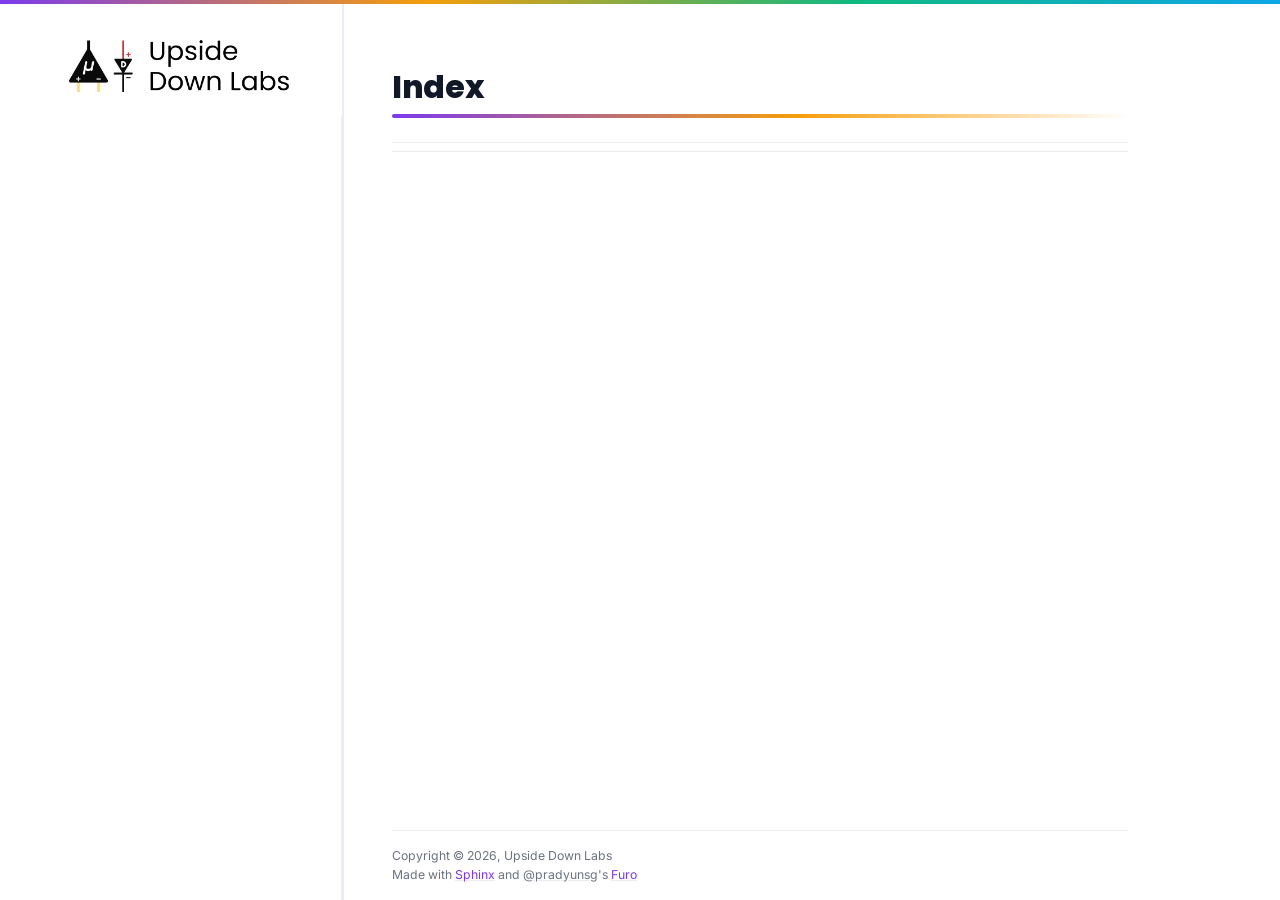
<file: genindex.html>
<!doctype html>
<html class="no-js" lang="en" data-content_root="./">
  <head><meta charset="utf-8">
    <meta name="viewport" content="width=device-width,initial-scale=1">
    <meta name="color-scheme" content="light dark"><link rel="index" title="Index" href="#"><link rel="search" title="Search" href="search.html">
        <link rel="prefetch" href="_static/LOGO.png" as="image">

    <link rel="shortcut icon" href="_static/LOGO.png"><!-- Generated with Sphinx 9.1.0 and Furo 2025.12.19 --><title>Index - Upside Down Labs</title>
<link rel="stylesheet" type="text/css" href="_static/pygments.css?v=d111a655" />
    <link rel="stylesheet" type="text/css" href="_static/styles/furo.css?v=7bdb33bb" />
    <link rel="stylesheet" type="text/css" href="_static/css/udl_custom.css?v=137d439c" />
    <link rel="stylesheet" type="text/css" href="_static/styles/furo-extensions.css?v=8dab3a3b" />
    
    


<style>
  body {
    --color-code-background: #f2f2f2;
  --color-code-foreground: #1e1e1e;
  --color-brand-primary: #7c3aed;
  --color-brand-content: #7c3aed;
  --color-background-primary: #000000;
  --color-background-secondary: #ffffff;
  --color-foreground-primary: #111827;
  --color-foreground-secondary: #6b7280;
  --color-sidebar-background: #ffffff;
  --color-sidebar-background-border: #f3f0ff;
  --color-sidebar-brand-text: #111827;
  --color-sidebar-caption-text: #9ca3af;
  --color-sidebar-link-text: #374151;
  --color-sidebar-link-text--top-level: #111827;
  --color-sidebar-item-background--current: #f5f3ff;
  --color-sidebar-item-background--hover: #fafafa;
  --color-sidebar-search-background: #f9fafb;
  --color-sidebar-search-border-color: #d8b4fe;
  --color-sidebar-search-icon: #7c3aed;
  
  }
  @media not print {
    body[data-theme="dark"] {
      --color-code-background: #202020;
  --color-code-foreground: #d0d0d0;
  
    }
    @media (prefers-color-scheme: dark) {
      body:not([data-theme="light"]) {
        --color-code-background: #202020;
  --color-code-foreground: #d0d0d0;
  
      }
    }
  }
</style></head>
  <body>
    
    <script>
      document.body.dataset.theme = localStorage.getItem("theme") || "auto";
    </script>
    

<svg xmlns="http://www.w3.org/2000/svg" style="display: none;">
  <symbol id="svg-toc" viewBox="0 0 24 24">
    <title>Contents</title>
    <svg stroke="currentColor" fill="currentColor" stroke-width="0" viewBox="0 0 1024 1024">
      <path d="M408 442h480c4.4 0 8-3.6 8-8v-56c0-4.4-3.6-8-8-8H408c-4.4 0-8 3.6-8 8v56c0 4.4 3.6 8 8 8zm-8 204c0 4.4 3.6 8 8 8h480c4.4 0 8-3.6 8-8v-56c0-4.4-3.6-8-8-8H408c-4.4 0-8 3.6-8 8v56zm504-486H120c-4.4 0-8 3.6-8 8v56c0 4.4 3.6 8 8 8h784c4.4 0 8-3.6 8-8v-56c0-4.4-3.6-8-8-8zm0 632H120c-4.4 0-8 3.6-8 8v56c0 4.4 3.6 8 8 8h784c4.4 0 8-3.6 8-8v-56c0-4.4-3.6-8-8-8zM115.4 518.9L271.7 642c5.8 4.6 14.4.5 14.4-6.9V388.9c0-7.4-8.5-11.5-14.4-6.9L115.4 505.1a8.74 8.74 0 0 0 0 13.8z"/>
    </svg>
  </symbol>
  <symbol id="svg-menu" viewBox="0 0 24 24">
    <title>Menu</title>
    <svg xmlns="http://www.w3.org/2000/svg" viewBox="0 0 24 24" fill="none" stroke="currentColor"
      stroke-width="2" stroke-linecap="round" stroke-linejoin="round" class="feather-menu">
      <line x1="3" y1="12" x2="21" y2="12"></line>
      <line x1="3" y1="6" x2="21" y2="6"></line>
      <line x1="3" y1="18" x2="21" y2="18"></line>
    </svg>
  </symbol>
  <symbol id="svg-arrow-right" viewBox="0 0 24 24">
    <title>Expand</title>
    <svg xmlns="http://www.w3.org/2000/svg" viewBox="0 0 24 24" fill="none" stroke="currentColor"
      stroke-width="2" stroke-linecap="round" stroke-linejoin="round" class="feather-chevron-right">
      <polyline points="9 18 15 12 9 6"></polyline>
    </svg>
  </symbol>
  <symbol id="svg-sun" viewBox="0 0 24 24">
    <title>Light mode</title>
    <svg xmlns="http://www.w3.org/2000/svg" viewBox="0 0 24 24" fill="none" stroke="currentColor"
      stroke-width="1" stroke-linecap="round" stroke-linejoin="round" class="feather-sun">
      <circle cx="12" cy="12" r="5"></circle>
      <line x1="12" y1="1" x2="12" y2="3"></line>
      <line x1="12" y1="21" x2="12" y2="23"></line>
      <line x1="4.22" y1="4.22" x2="5.64" y2="5.64"></line>
      <line x1="18.36" y1="18.36" x2="19.78" y2="19.78"></line>
      <line x1="1" y1="12" x2="3" y2="12"></line>
      <line x1="21" y1="12" x2="23" y2="12"></line>
      <line x1="4.22" y1="19.78" x2="5.64" y2="18.36"></line>
      <line x1="18.36" y1="5.64" x2="19.78" y2="4.22"></line>
    </svg>
  </symbol>
  <symbol id="svg-moon" viewBox="0 0 24 24">
    <title>Dark mode</title>
    <svg xmlns="http://www.w3.org/2000/svg" viewBox="0 0 24 24" fill="none" stroke="currentColor"
      stroke-width="1" stroke-linecap="round" stroke-linejoin="round" class="icon-tabler-moon">
      <path stroke="none" d="M0 0h24v24H0z" fill="none" />
      <path d="M12 3c.132 0 .263 0 .393 0a7.5 7.5 0 0 0 7.92 12.446a9 9 0 1 1 -8.313 -12.454z" />
    </svg>
  </symbol>
  <symbol id="svg-sun-with-moon" viewBox="0 0 24 24">
    <title>Auto light/dark, in light mode</title>
    <svg xmlns="http://www.w3.org/2000/svg" viewBox="0 0 24 24" fill="none" stroke="currentColor"
      stroke-width="1" stroke-linecap="round" stroke-linejoin="round"
      class="icon-custom-derived-from-feather-sun-and-tabler-moon">
      <path style="opacity: 50%" d="M 5.411 14.504 C 5.471 14.504 5.532 14.504 5.591 14.504 C 3.639 16.319 4.383 19.569 6.931 20.352 C 7.693 20.586 8.512 20.551 9.25 20.252 C 8.023 23.207 4.056 23.725 2.11 21.184 C 0.166 18.642 1.702 14.949 4.874 14.536 C 5.051 14.512 5.231 14.5 5.411 14.5 L 5.411 14.504 Z"/>
      <line x1="14.5" y1="3.25" x2="14.5" y2="1.25"/>
      <line x1="14.5" y1="15.85" x2="14.5" y2="17.85"/>
      <line x1="10.044" y1="5.094" x2="8.63" y2="3.68"/>
      <line x1="19" y1="14.05" x2="20.414" y2="15.464"/>
      <line x1="8.2" y1="9.55" x2="6.2" y2="9.55"/>
      <line x1="20.8" y1="9.55" x2="22.8" y2="9.55"/>
      <line x1="10.044" y1="14.006" x2="8.63" y2="15.42"/>
      <line x1="19" y1="5.05" x2="20.414" y2="3.636"/>
      <circle cx="14.5" cy="9.55" r="3.6"/>
    </svg>
  </symbol>
  <symbol id="svg-moon-with-sun" viewBox="0 0 24 24">
    <title>Auto light/dark, in dark mode</title>
    <svg xmlns="http://www.w3.org/2000/svg" viewBox="0 0 24 24" fill="none" stroke="currentColor"
      stroke-width="1" stroke-linecap="round" stroke-linejoin="round"
      class="icon-custom-derived-from-feather-sun-and-tabler-moon">
      <path d="M 8.282 7.007 C 8.385 7.007 8.494 7.007 8.595 7.007 C 5.18 10.184 6.481 15.869 10.942 17.24 C 12.275 17.648 13.706 17.589 15 17.066 C 12.851 22.236 5.91 23.143 2.505 18.696 C -0.897 14.249 1.791 7.786 7.342 7.063 C 7.652 7.021 7.965 7 8.282 7 L 8.282 7.007 Z"/>
      <line style="opacity: 50%" x1="18" y1="3.705" x2="18" y2="2.5"/>
      <line style="opacity: 50%" x1="18" y1="11.295" x2="18" y2="12.5"/>
      <line style="opacity: 50%" x1="15.316" y1="4.816" x2="14.464" y2="3.964"/>
      <line style="opacity: 50%" x1="20.711" y1="10.212" x2="21.563" y2="11.063"/>
      <line style="opacity: 50%" x1="14.205" y1="7.5" x2="13.001" y2="7.5"/>
      <line style="opacity: 50%" x1="21.795" y1="7.5" x2="23" y2="7.5"/>
      <line style="opacity: 50%" x1="15.316" y1="10.184" x2="14.464" y2="11.036"/>
      <line style="opacity: 50%" x1="20.711" y1="4.789" x2="21.563" y2="3.937"/>
      <circle style="opacity: 50%" cx="18" cy="7.5" r="2.169"/>
    </svg>
  </symbol>
  <symbol id="svg-pencil" viewBox="0 0 24 24">
    <svg xmlns="http://www.w3.org/2000/svg" viewBox="0 0 24 24" fill="none" stroke="currentColor"
      stroke-width="1" stroke-linecap="round" stroke-linejoin="round" class="icon-tabler-pencil-code">
      <path d="M4 20h4l10.5 -10.5a2.828 2.828 0 1 0 -4 -4l-10.5 10.5v4" />
      <path d="M13.5 6.5l4 4" />
      <path d="M20 21l2 -2l-2 -2" />
      <path d="M17 17l-2 2l2 2" />
    </svg>
  </symbol>
  <symbol id="svg-eye" viewBox="0 0 24 24">
    <svg xmlns="http://www.w3.org/2000/svg" viewBox="0 0 24 24" fill="none" stroke="currentColor"
      stroke-width="1" stroke-linecap="round" stroke-linejoin="round" class="icon-tabler-eye-code">
      <path stroke="none" d="M0 0h24v24H0z" fill="none" />
      <path d="M10 12a2 2 0 1 0 4 0a2 2 0 0 0 -4 0" />
      <path
        d="M11.11 17.958c-3.209 -.307 -5.91 -2.293 -8.11 -5.958c2.4 -4 5.4 -6 9 -6c3.6 0 6.6 2 9 6c-.21 .352 -.427 .688 -.647 1.008" />
      <path d="M20 21l2 -2l-2 -2" />
      <path d="M17 17l-2 2l2 2" />
    </svg>
  </symbol>
</svg>

<input type="checkbox" class="sidebar-toggle" name="__navigation" id="__navigation" aria-label="Toggle site navigation sidebar">
<input type="checkbox" class="sidebar-toggle" name="__toc" id="__toc" aria-label="Toggle table of contents sidebar">
<label class="overlay sidebar-overlay" for="__navigation"></label>
<label class="overlay toc-overlay" for="__toc"></label>

<a class="skip-to-content muted-link" href="#furo-main-content">Skip to content</a>



<div class="page">
  <header class="mobile-header">
    <div class="header-left">
      <label class="nav-overlay-icon" for="__navigation">
        <span class="icon"><svg><use href="#svg-menu"></use></svg></span>
      </label>
    </div>
    <div class="header-center">
      <a href="index.html"><div class="brand">Upside Down Labs</div></a>
    </div>
    <div class="header-right">
      <div class="theme-toggle-container theme-toggle-header">
        <button class="theme-toggle" aria-label="Toggle Light / Dark / Auto color theme">
          <svg class="theme-icon-when-auto-light"><use href="#svg-sun-with-moon"></use></svg>
          <svg class="theme-icon-when-auto-dark"><use href="#svg-moon-with-sun"></use></svg>
          <svg class="theme-icon-when-dark"><use href="#svg-moon"></use></svg>
          <svg class="theme-icon-when-light"><use href="#svg-sun"></use></svg>
        </button>
      </div>
      <label class="toc-overlay-icon toc-header-icon no-toc" for="__toc">
        <span class="icon"><svg><use href="#svg-toc"></use></svg></span>
      </label>
    </div>
  </header>
  <aside class="sidebar-drawer">
    <div class="sidebar-container">
      
      <div class="sidebar-sticky"><a class="sidebar-brand" href="index.html">
  <div class="sidebar-logo-container">
    <img class="sidebar-logo" src="_static/LOGO.png" alt="Logo"/>
  </div>
  
  
</a><form class="sidebar-search-container" method="get" action="search.html" role="search">
  <input class="sidebar-search" placeholder="Search" name="q" aria-label="Search">
  <input type="hidden" name="check_keywords" value="yes">
  <input type="hidden" name="area" value="default">
</form>
<div id="searchbox"></div><div class="sidebar-scroll"><div class="sidebar-tree">
  
</div>
</div>

      </div>
      
    </div>
  </aside>
  <div class="main">
    <div class="content">
      <div class="article-container">
        <a href="#" class="back-to-top muted-link">
          <svg xmlns="http://www.w3.org/2000/svg" viewBox="0 0 24 24">
            <path d="M13 20h-2V8l-5.5 5.5-1.42-1.42L12 4.16l7.92 7.92-1.42 1.42L13 8v12z"></path>
          </svg>
          <span>Back to top</span>
        </a>
        <div class="content-icon-container">
          <div class="theme-toggle-container theme-toggle-content">
            <button class="theme-toggle" aria-label="Toggle Light / Dark / Auto color theme">
              <svg class="theme-icon-when-auto-light"><use href="#svg-sun-with-moon"></use></svg>
              <svg class="theme-icon-when-auto-dark"><use href="#svg-moon-with-sun"></use></svg>
              <svg class="theme-icon-when-dark"><use href="#svg-moon"></use></svg>
              <svg class="theme-icon-when-light"><use href="#svg-sun"></use></svg>
            </button>
          </div>
          <label class="toc-overlay-icon toc-content-icon no-toc" for="__toc">
            <span class="icon"><svg><use href="#svg-toc"></use></svg></span>
          </label>
        </div>
        <article role="main" id="furo-main-content">
          
<section class="genindex-section">
  <h1 id="index">Index</h1>
  <div class="genindex-jumpbox"></div>
</section>

        </article>
      </div>
      <footer>
        
        <div class="related-pages">
          
          
        </div>
        <div class="bottom-of-page">
          <div class="left-details">
            <div class="copyright">
                Copyright &#169; 2026, Upside Down Labs
            </div>
            Made with <a href="https://www.sphinx-doc.org/">Sphinx</a> and <a class="muted-link" href="https://pradyunsg.me">@pradyunsg</a>'s
            
            <a href="https://github.com/pradyunsg/furo">Furo</a>
            
          </div>
          <div class="right-details">
            
          </div>
        </div>
        
      </footer>
    </div>
    <aside class="toc-drawer no-toc">
      
      
      
    </aside>
  </div>
</div><script src="_static/documentation_options.js?v=4ebf8126"></script>
    <script src="_static/doctools.js?v=fd6eb6e6"></script>
    <script src="_static/sphinx_highlight.js?v=6ffebe34"></script>
    <script src="_static/scripts/furo.js?v=46bd48cc"></script>
    <script src="_static/js/mcq.js?v=a0b00c7d"></script>
    <script src="_static/js/udl_ui.js?v=2d904df3"></script>
    </body>
</html>
</file>
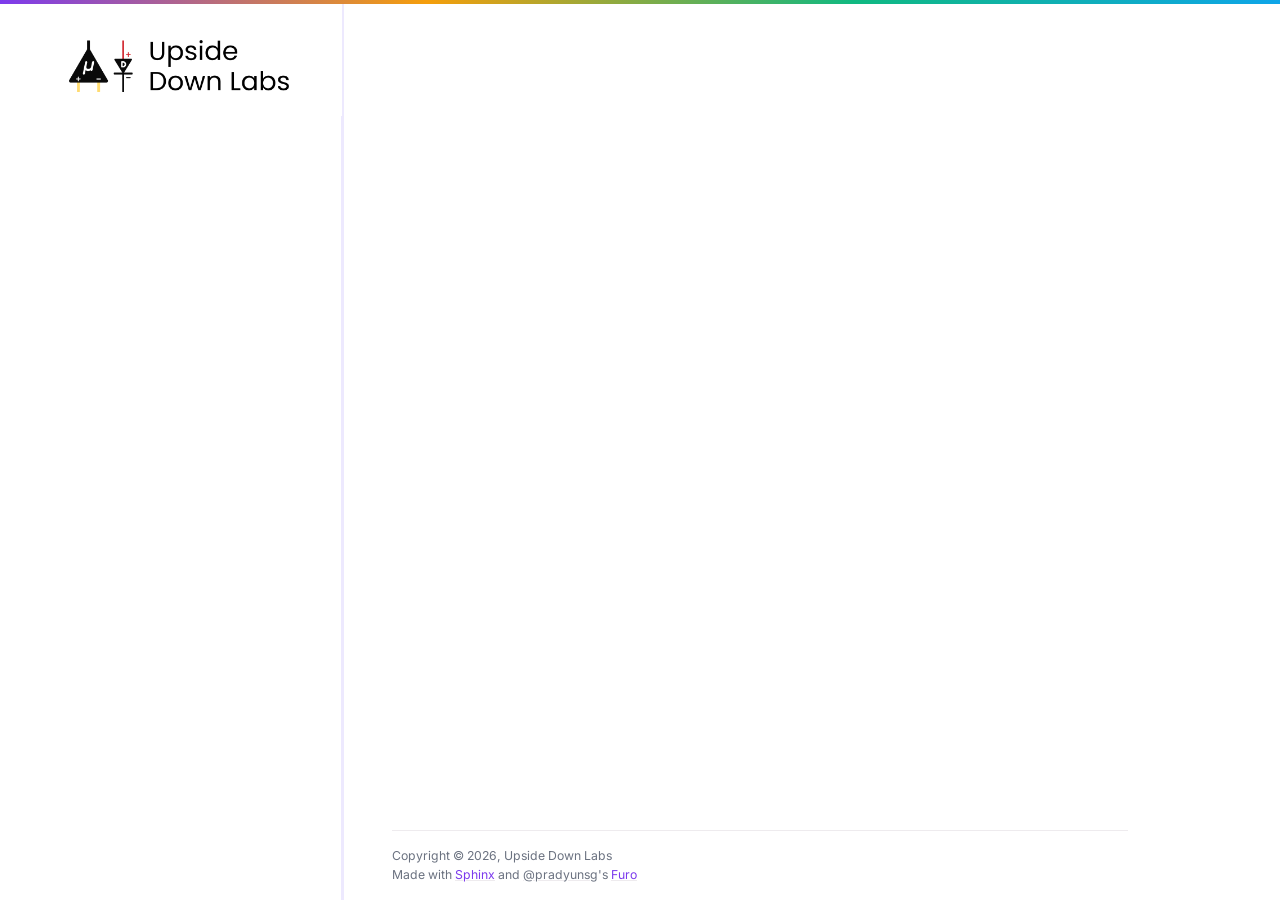
<file: search.html>
<!doctype html>
<html class="no-js" lang="en" data-content_root="./">
  <head>
<meta charset="utf-8">
    <meta name="viewport" content="width=device-width,initial-scale=1">
    <meta name="color-scheme" content="light dark"><link rel="index" title="Index" href="genindex.html"><link rel="search" title="Search" href="#">
        <link rel="prefetch" href="_static/LOGO.png" as="image">

    <link rel="shortcut icon" href="_static/LOGO.png"><!-- Generated with Sphinx 9.1.0 and Furo 2025.12.19 -->
<meta name="robots" content="noindex" />
<title>Search - Upside Down Labs</title><link rel="stylesheet" type="text/css" href="_static/pygments.css?v=d111a655" />
    <link rel="stylesheet" type="text/css" href="_static/styles/furo.css?v=7bdb33bb" />
    <link rel="stylesheet" type="text/css" href="_static/css/udl_custom.css?v=137d439c" />
    <link rel="stylesheet" type="text/css" href="_static/styles/furo-extensions.css?v=8dab3a3b" />
    
    


<style>
  body {
    --color-code-background: #f2f2f2;
  --color-code-foreground: #1e1e1e;
  --color-brand-primary: #7c3aed;
  --color-brand-content: #7c3aed;
  --color-background-primary: #000000;
  --color-background-secondary: #ffffff;
  --color-foreground-primary: #111827;
  --color-foreground-secondary: #6b7280;
  --color-sidebar-background: #ffffff;
  --color-sidebar-background-border: #f3f0ff;
  --color-sidebar-brand-text: #111827;
  --color-sidebar-caption-text: #9ca3af;
  --color-sidebar-link-text: #374151;
  --color-sidebar-link-text--top-level: #111827;
  --color-sidebar-item-background--current: #f5f3ff;
  --color-sidebar-item-background--hover: #fafafa;
  --color-sidebar-search-background: #f9fafb;
  --color-sidebar-search-border-color: #d8b4fe;
  --color-sidebar-search-icon: #7c3aed;
  
  }
  @media not print {
    body[data-theme="dark"] {
      --color-code-background: #202020;
  --color-code-foreground: #d0d0d0;
  
    }
    @media (prefers-color-scheme: dark) {
      body:not([data-theme="light"]) {
        --color-code-background: #202020;
  --color-code-foreground: #d0d0d0;
  
      }
    }
  }
</style></head>
  <body>
    
    <script>
      document.body.dataset.theme = localStorage.getItem("theme") || "auto";
    </script>
    

<svg xmlns="http://www.w3.org/2000/svg" style="display: none;">
  <symbol id="svg-toc" viewBox="0 0 24 24">
    <title>Contents</title>
    <svg stroke="currentColor" fill="currentColor" stroke-width="0" viewBox="0 0 1024 1024">
      <path d="M408 442h480c4.4 0 8-3.6 8-8v-56c0-4.4-3.6-8-8-8H408c-4.4 0-8 3.6-8 8v56c0 4.4 3.6 8 8 8zm-8 204c0 4.4 3.6 8 8 8h480c4.4 0 8-3.6 8-8v-56c0-4.4-3.6-8-8-8H408c-4.4 0-8 3.6-8 8v56zm504-486H120c-4.4 0-8 3.6-8 8v56c0 4.4 3.6 8 8 8h784c4.4 0 8-3.6 8-8v-56c0-4.4-3.6-8-8-8zm0 632H120c-4.4 0-8 3.6-8 8v56c0 4.4 3.6 8 8 8h784c4.4 0 8-3.6 8-8v-56c0-4.4-3.6-8-8-8zM115.4 518.9L271.7 642c5.8 4.6 14.4.5 14.4-6.9V388.9c0-7.4-8.5-11.5-14.4-6.9L115.4 505.1a8.74 8.74 0 0 0 0 13.8z"/>
    </svg>
  </symbol>
  <symbol id="svg-menu" viewBox="0 0 24 24">
    <title>Menu</title>
    <svg xmlns="http://www.w3.org/2000/svg" viewBox="0 0 24 24" fill="none" stroke="currentColor"
      stroke-width="2" stroke-linecap="round" stroke-linejoin="round" class="feather-menu">
      <line x1="3" y1="12" x2="21" y2="12"></line>
      <line x1="3" y1="6" x2="21" y2="6"></line>
      <line x1="3" y1="18" x2="21" y2="18"></line>
    </svg>
  </symbol>
  <symbol id="svg-arrow-right" viewBox="0 0 24 24">
    <title>Expand</title>
    <svg xmlns="http://www.w3.org/2000/svg" viewBox="0 0 24 24" fill="none" stroke="currentColor"
      stroke-width="2" stroke-linecap="round" stroke-linejoin="round" class="feather-chevron-right">
      <polyline points="9 18 15 12 9 6"></polyline>
    </svg>
  </symbol>
  <symbol id="svg-sun" viewBox="0 0 24 24">
    <title>Light mode</title>
    <svg xmlns="http://www.w3.org/2000/svg" viewBox="0 0 24 24" fill="none" stroke="currentColor"
      stroke-width="1" stroke-linecap="round" stroke-linejoin="round" class="feather-sun">
      <circle cx="12" cy="12" r="5"></circle>
      <line x1="12" y1="1" x2="12" y2="3"></line>
      <line x1="12" y1="21" x2="12" y2="23"></line>
      <line x1="4.22" y1="4.22" x2="5.64" y2="5.64"></line>
      <line x1="18.36" y1="18.36" x2="19.78" y2="19.78"></line>
      <line x1="1" y1="12" x2="3" y2="12"></line>
      <line x1="21" y1="12" x2="23" y2="12"></line>
      <line x1="4.22" y1="19.78" x2="5.64" y2="18.36"></line>
      <line x1="18.36" y1="5.64" x2="19.78" y2="4.22"></line>
    </svg>
  </symbol>
  <symbol id="svg-moon" viewBox="0 0 24 24">
    <title>Dark mode</title>
    <svg xmlns="http://www.w3.org/2000/svg" viewBox="0 0 24 24" fill="none" stroke="currentColor"
      stroke-width="1" stroke-linecap="round" stroke-linejoin="round" class="icon-tabler-moon">
      <path stroke="none" d="M0 0h24v24H0z" fill="none" />
      <path d="M12 3c.132 0 .263 0 .393 0a7.5 7.5 0 0 0 7.92 12.446a9 9 0 1 1 -8.313 -12.454z" />
    </svg>
  </symbol>
  <symbol id="svg-sun-with-moon" viewBox="0 0 24 24">
    <title>Auto light/dark, in light mode</title>
    <svg xmlns="http://www.w3.org/2000/svg" viewBox="0 0 24 24" fill="none" stroke="currentColor"
      stroke-width="1" stroke-linecap="round" stroke-linejoin="round"
      class="icon-custom-derived-from-feather-sun-and-tabler-moon">
      <path style="opacity: 50%" d="M 5.411 14.504 C 5.471 14.504 5.532 14.504 5.591 14.504 C 3.639 16.319 4.383 19.569 6.931 20.352 C 7.693 20.586 8.512 20.551 9.25 20.252 C 8.023 23.207 4.056 23.725 2.11 21.184 C 0.166 18.642 1.702 14.949 4.874 14.536 C 5.051 14.512 5.231 14.5 5.411 14.5 L 5.411 14.504 Z"/>
      <line x1="14.5" y1="3.25" x2="14.5" y2="1.25"/>
      <line x1="14.5" y1="15.85" x2="14.5" y2="17.85"/>
      <line x1="10.044" y1="5.094" x2="8.63" y2="3.68"/>
      <line x1="19" y1="14.05" x2="20.414" y2="15.464"/>
      <line x1="8.2" y1="9.55" x2="6.2" y2="9.55"/>
      <line x1="20.8" y1="9.55" x2="22.8" y2="9.55"/>
      <line x1="10.044" y1="14.006" x2="8.63" y2="15.42"/>
      <line x1="19" y1="5.05" x2="20.414" y2="3.636"/>
      <circle cx="14.5" cy="9.55" r="3.6"/>
    </svg>
  </symbol>
  <symbol id="svg-moon-with-sun" viewBox="0 0 24 24">
    <title>Auto light/dark, in dark mode</title>
    <svg xmlns="http://www.w3.org/2000/svg" viewBox="0 0 24 24" fill="none" stroke="currentColor"
      stroke-width="1" stroke-linecap="round" stroke-linejoin="round"
      class="icon-custom-derived-from-feather-sun-and-tabler-moon">
      <path d="M 8.282 7.007 C 8.385 7.007 8.494 7.007 8.595 7.007 C 5.18 10.184 6.481 15.869 10.942 17.24 C 12.275 17.648 13.706 17.589 15 17.066 C 12.851 22.236 5.91 23.143 2.505 18.696 C -0.897 14.249 1.791 7.786 7.342 7.063 C 7.652 7.021 7.965 7 8.282 7 L 8.282 7.007 Z"/>
      <line style="opacity: 50%" x1="18" y1="3.705" x2="18" y2="2.5"/>
      <line style="opacity: 50%" x1="18" y1="11.295" x2="18" y2="12.5"/>
      <line style="opacity: 50%" x1="15.316" y1="4.816" x2="14.464" y2="3.964"/>
      <line style="opacity: 50%" x1="20.711" y1="10.212" x2="21.563" y2="11.063"/>
      <line style="opacity: 50%" x1="14.205" y1="7.5" x2="13.001" y2="7.5"/>
      <line style="opacity: 50%" x1="21.795" y1="7.5" x2="23" y2="7.5"/>
      <line style="opacity: 50%" x1="15.316" y1="10.184" x2="14.464" y2="11.036"/>
      <line style="opacity: 50%" x1="20.711" y1="4.789" x2="21.563" y2="3.937"/>
      <circle style="opacity: 50%" cx="18" cy="7.5" r="2.169"/>
    </svg>
  </symbol>
  <symbol id="svg-pencil" viewBox="0 0 24 24">
    <svg xmlns="http://www.w3.org/2000/svg" viewBox="0 0 24 24" fill="none" stroke="currentColor"
      stroke-width="1" stroke-linecap="round" stroke-linejoin="round" class="icon-tabler-pencil-code">
      <path d="M4 20h4l10.5 -10.5a2.828 2.828 0 1 0 -4 -4l-10.5 10.5v4" />
      <path d="M13.5 6.5l4 4" />
      <path d="M20 21l2 -2l-2 -2" />
      <path d="M17 17l-2 2l2 2" />
    </svg>
  </symbol>
  <symbol id="svg-eye" viewBox="0 0 24 24">
    <svg xmlns="http://www.w3.org/2000/svg" viewBox="0 0 24 24" fill="none" stroke="currentColor"
      stroke-width="1" stroke-linecap="round" stroke-linejoin="round" class="icon-tabler-eye-code">
      <path stroke="none" d="M0 0h24v24H0z" fill="none" />
      <path d="M10 12a2 2 0 1 0 4 0a2 2 0 0 0 -4 0" />
      <path
        d="M11.11 17.958c-3.209 -.307 -5.91 -2.293 -8.11 -5.958c2.4 -4 5.4 -6 9 -6c3.6 0 6.6 2 9 6c-.21 .352 -.427 .688 -.647 1.008" />
      <path d="M20 21l2 -2l-2 -2" />
      <path d="M17 17l-2 2l2 2" />
    </svg>
  </symbol>
</svg>

<input type="checkbox" class="sidebar-toggle" name="__navigation" id="__navigation" aria-label="Toggle site navigation sidebar">
<input type="checkbox" class="sidebar-toggle" name="__toc" id="__toc" aria-label="Toggle table of contents sidebar">
<label class="overlay sidebar-overlay" for="__navigation"></label>
<label class="overlay toc-overlay" for="__toc"></label>

<a class="skip-to-content muted-link" href="#furo-main-content">Skip to content</a>



<div class="page">
  <header class="mobile-header">
    <div class="header-left">
      <label class="nav-overlay-icon" for="__navigation">
        <span class="icon"><svg><use href="#svg-menu"></use></svg></span>
      </label>
    </div>
    <div class="header-center">
      <a href="index.html"><div class="brand">Upside Down Labs</div></a>
    </div>
    <div class="header-right">
      <div class="theme-toggle-container theme-toggle-header">
        <button class="theme-toggle" aria-label="Toggle Light / Dark / Auto color theme">
          <svg class="theme-icon-when-auto-light"><use href="#svg-sun-with-moon"></use></svg>
          <svg class="theme-icon-when-auto-dark"><use href="#svg-moon-with-sun"></use></svg>
          <svg class="theme-icon-when-dark"><use href="#svg-moon"></use></svg>
          <svg class="theme-icon-when-light"><use href="#svg-sun"></use></svg>
        </button>
      </div>
      <label class="toc-overlay-icon toc-header-icon no-toc" for="__toc">
        <span class="icon"><svg><use href="#svg-toc"></use></svg></span>
      </label>
    </div>
  </header>
  <aside class="sidebar-drawer">
    <div class="sidebar-container">
      
      <div class="sidebar-sticky"><a class="sidebar-brand" href="index.html">
  <div class="sidebar-logo-container">
    <img class="sidebar-logo" src="_static/LOGO.png" alt="Logo"/>
  </div>
  
  
</a><form class="sidebar-search-container" method="get" action="#" role="search">
  <input class="sidebar-search" placeholder="Search" name="q" aria-label="Search">
  <input type="hidden" name="check_keywords" value="yes">
  <input type="hidden" name="area" value="default">
</form>
<div id="searchbox"></div><div class="sidebar-scroll"><div class="sidebar-tree">
  
</div>
</div>

      </div>
      
    </div>
  </aside>
  <div class="main">
    <div class="content">
      <div class="article-container">
        <a href="#" class="back-to-top muted-link">
          <svg xmlns="http://www.w3.org/2000/svg" viewBox="0 0 24 24">
            <path d="M13 20h-2V8l-5.5 5.5-1.42-1.42L12 4.16l7.92 7.92-1.42 1.42L13 8v12z"></path>
          </svg>
          <span>Back to top</span>
        </a>
        <div class="content-icon-container">
          <div class="theme-toggle-container theme-toggle-content">
            <button class="theme-toggle" aria-label="Toggle Light / Dark / Auto color theme">
              <svg class="theme-icon-when-auto-light"><use href="#svg-sun-with-moon"></use></svg>
              <svg class="theme-icon-when-auto-dark"><use href="#svg-moon-with-sun"></use></svg>
              <svg class="theme-icon-when-dark"><use href="#svg-moon"></use></svg>
              <svg class="theme-icon-when-light"><use href="#svg-sun"></use></svg>
            </button>
          </div>
          <label class="toc-overlay-icon toc-content-icon no-toc" for="__toc">
            <span class="icon"><svg><use href="#svg-toc"></use></svg></span>
          </label>
        </div>
        <article role="main" id="furo-main-content">
          
<noscript>
<div class="admonition error">
  <p class="admonition-title">Error</p>
  <p>
    Please activate JavaScript to enable the search functionality.
  </p>
</div>
</noscript>

<div id="search-results"></div>

        </article>
      </div>
      <footer>
        
        <div class="related-pages">
          
          
        </div>
        <div class="bottom-of-page">
          <div class="left-details">
            <div class="copyright">
                Copyright &#169; 2026, Upside Down Labs
            </div>
            Made with <a href="https://www.sphinx-doc.org/">Sphinx</a> and <a class="muted-link" href="https://pradyunsg.me">@pradyunsg</a>'s
            
            <a href="https://github.com/pradyunsg/furo">Furo</a>
            
          </div>
          <div class="right-details">
            
          </div>
        </div>
        
      </footer>
    </div>
    <aside class="toc-drawer no-toc">
      
      
      
    </aside>
  </div>
</div><script src="_static/documentation_options.js?v=4ebf8126"></script>
    <script src="_static/doctools.js?v=fd6eb6e6"></script>
    <script src="_static/sphinx_highlight.js?v=6ffebe34"></script>
    <script src="_static/scripts/furo.js?v=46bd48cc"></script>
    <script src="_static/js/mcq.js?v=a0b00c7d"></script>
    <script src="_static/js/udl_ui.js?v=2d904df3"></script>
    
<script src="_static/searchtools.js"></script>
<script src="_static/language_data.js"></script>
<script src="searchindex.js"></script></body>
</html>
</file>
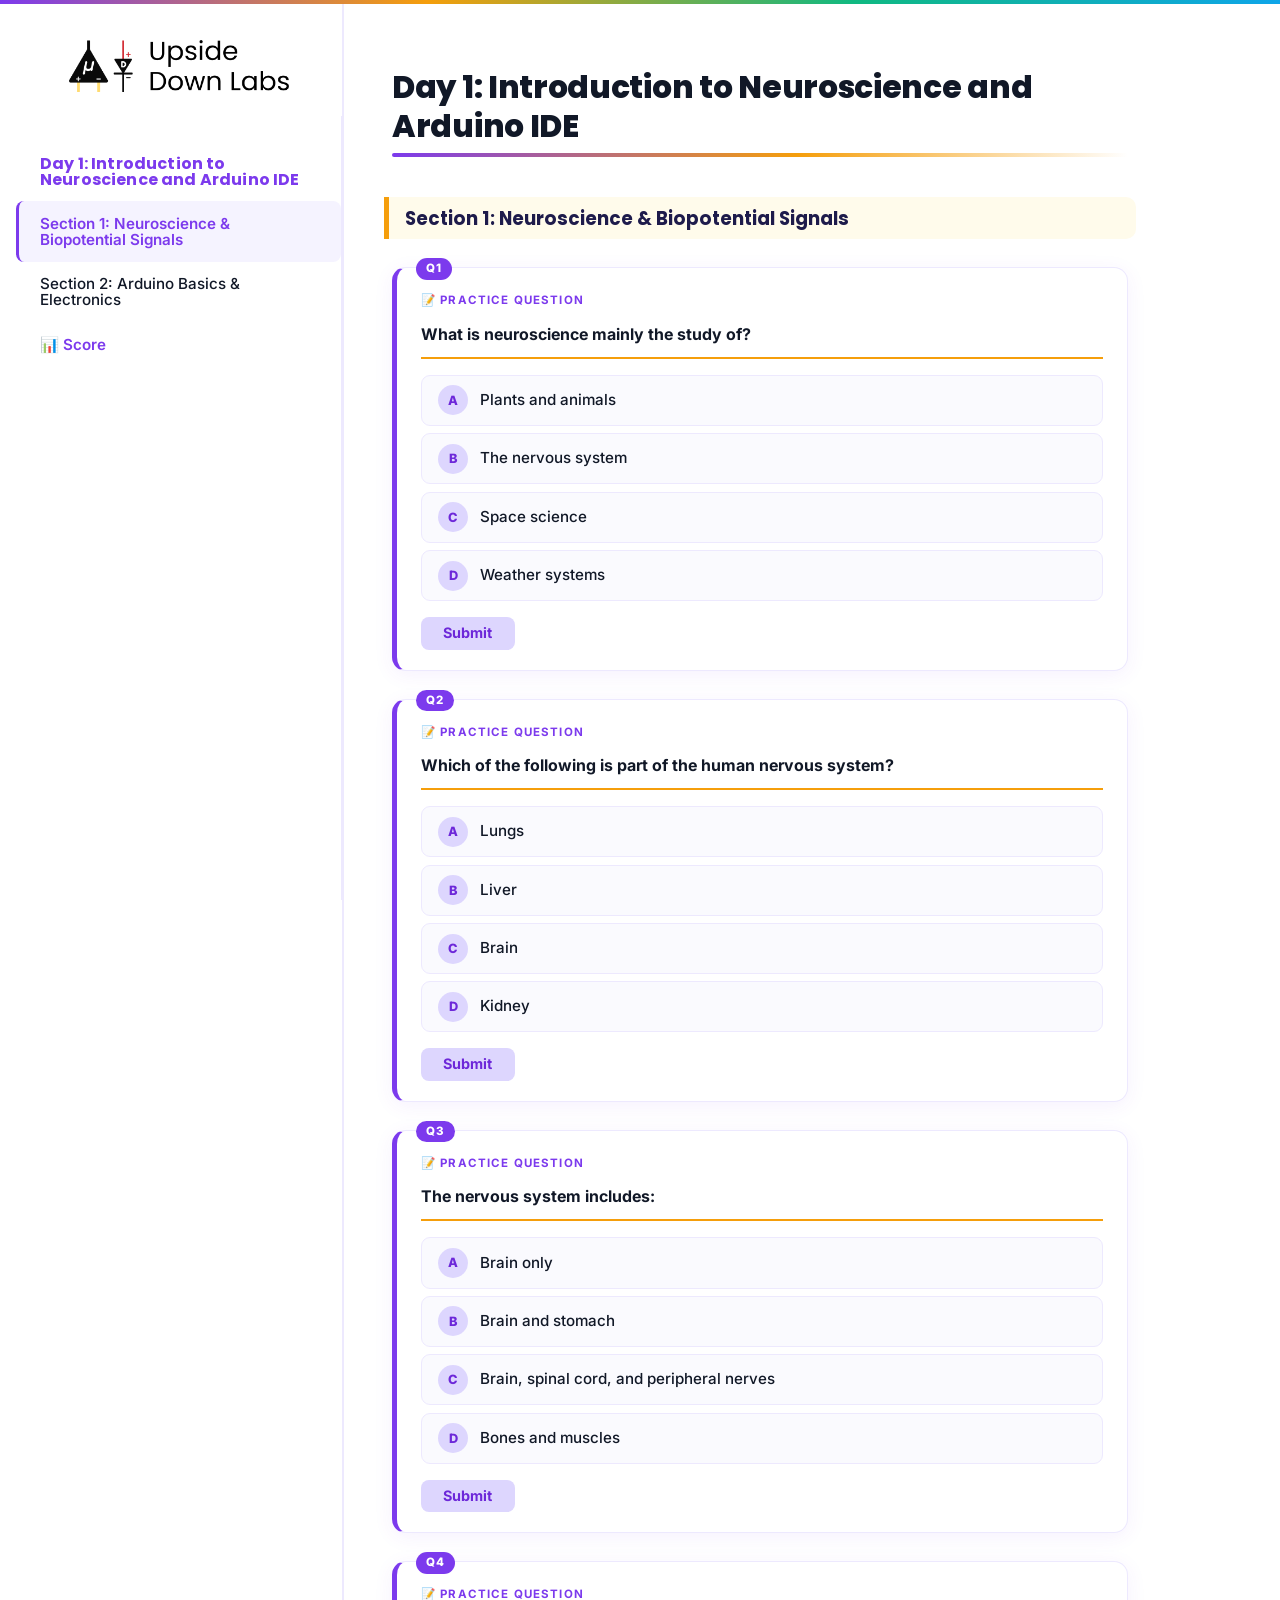
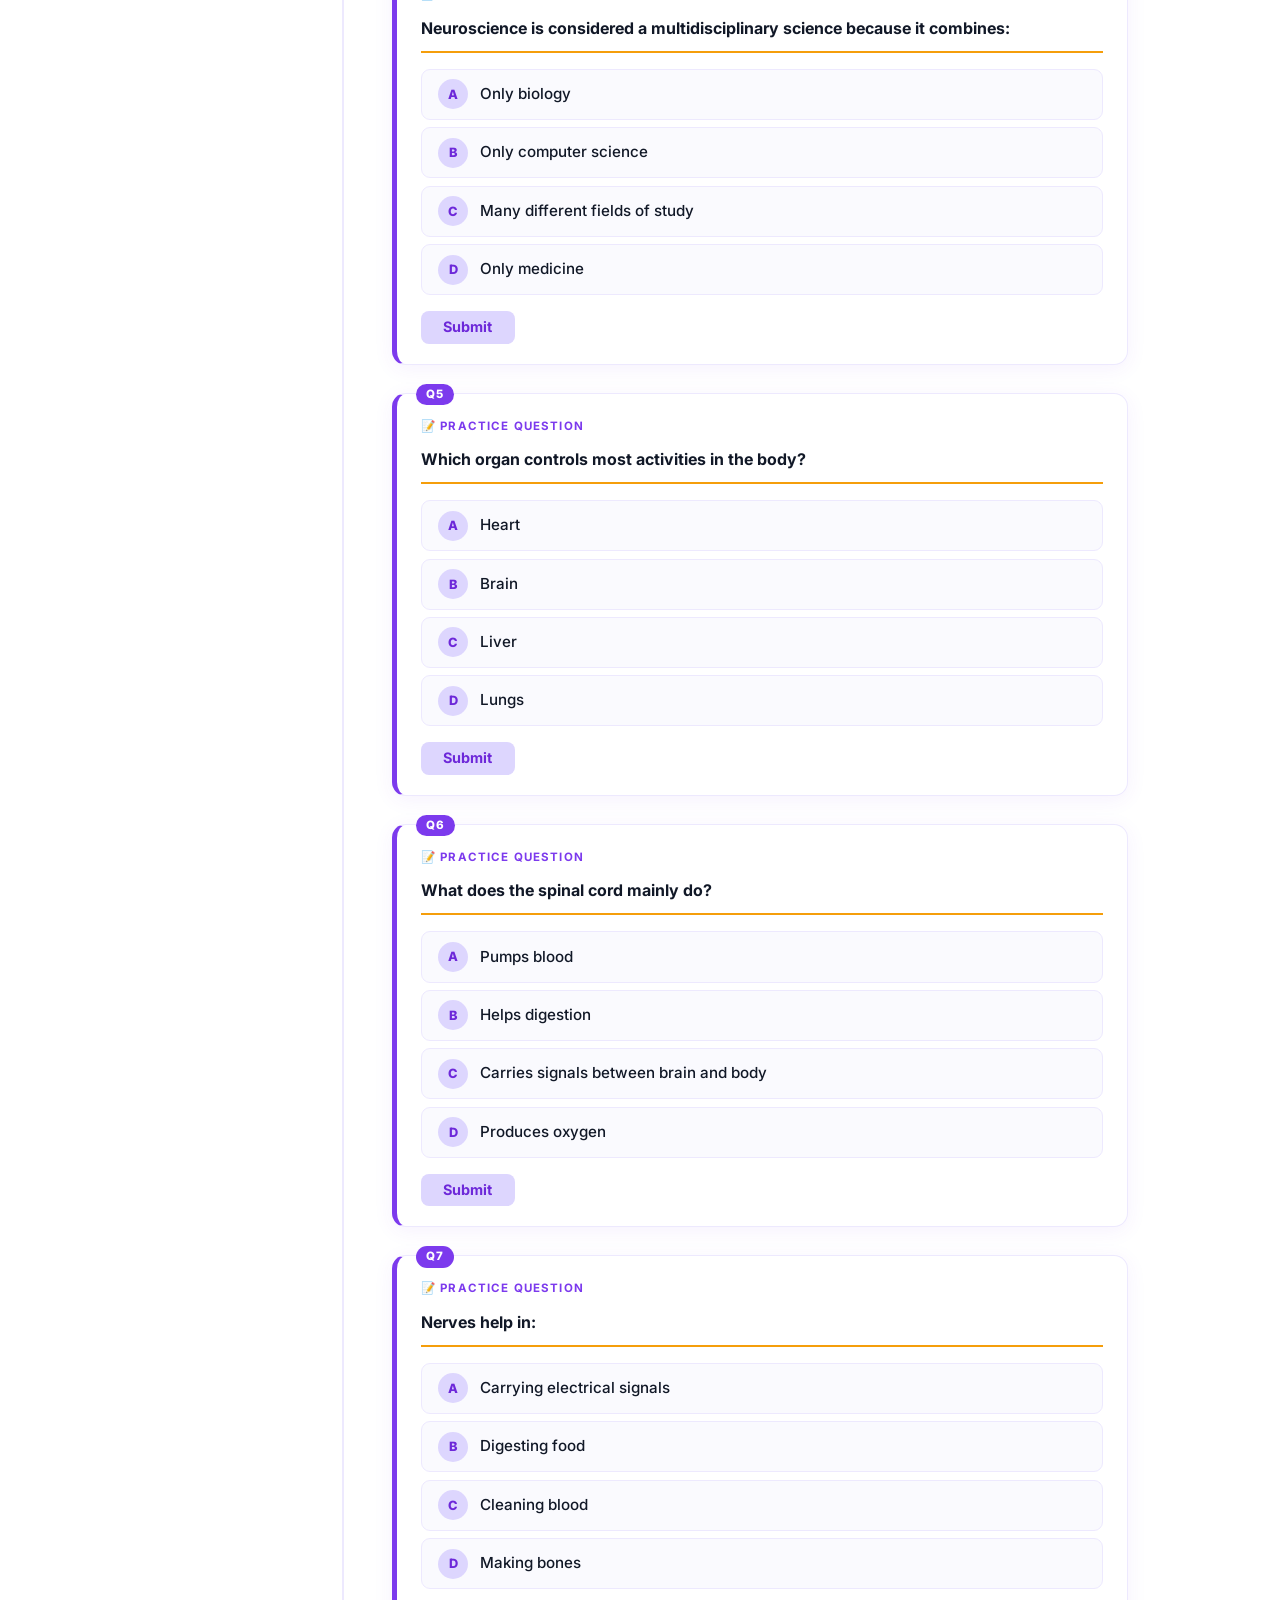
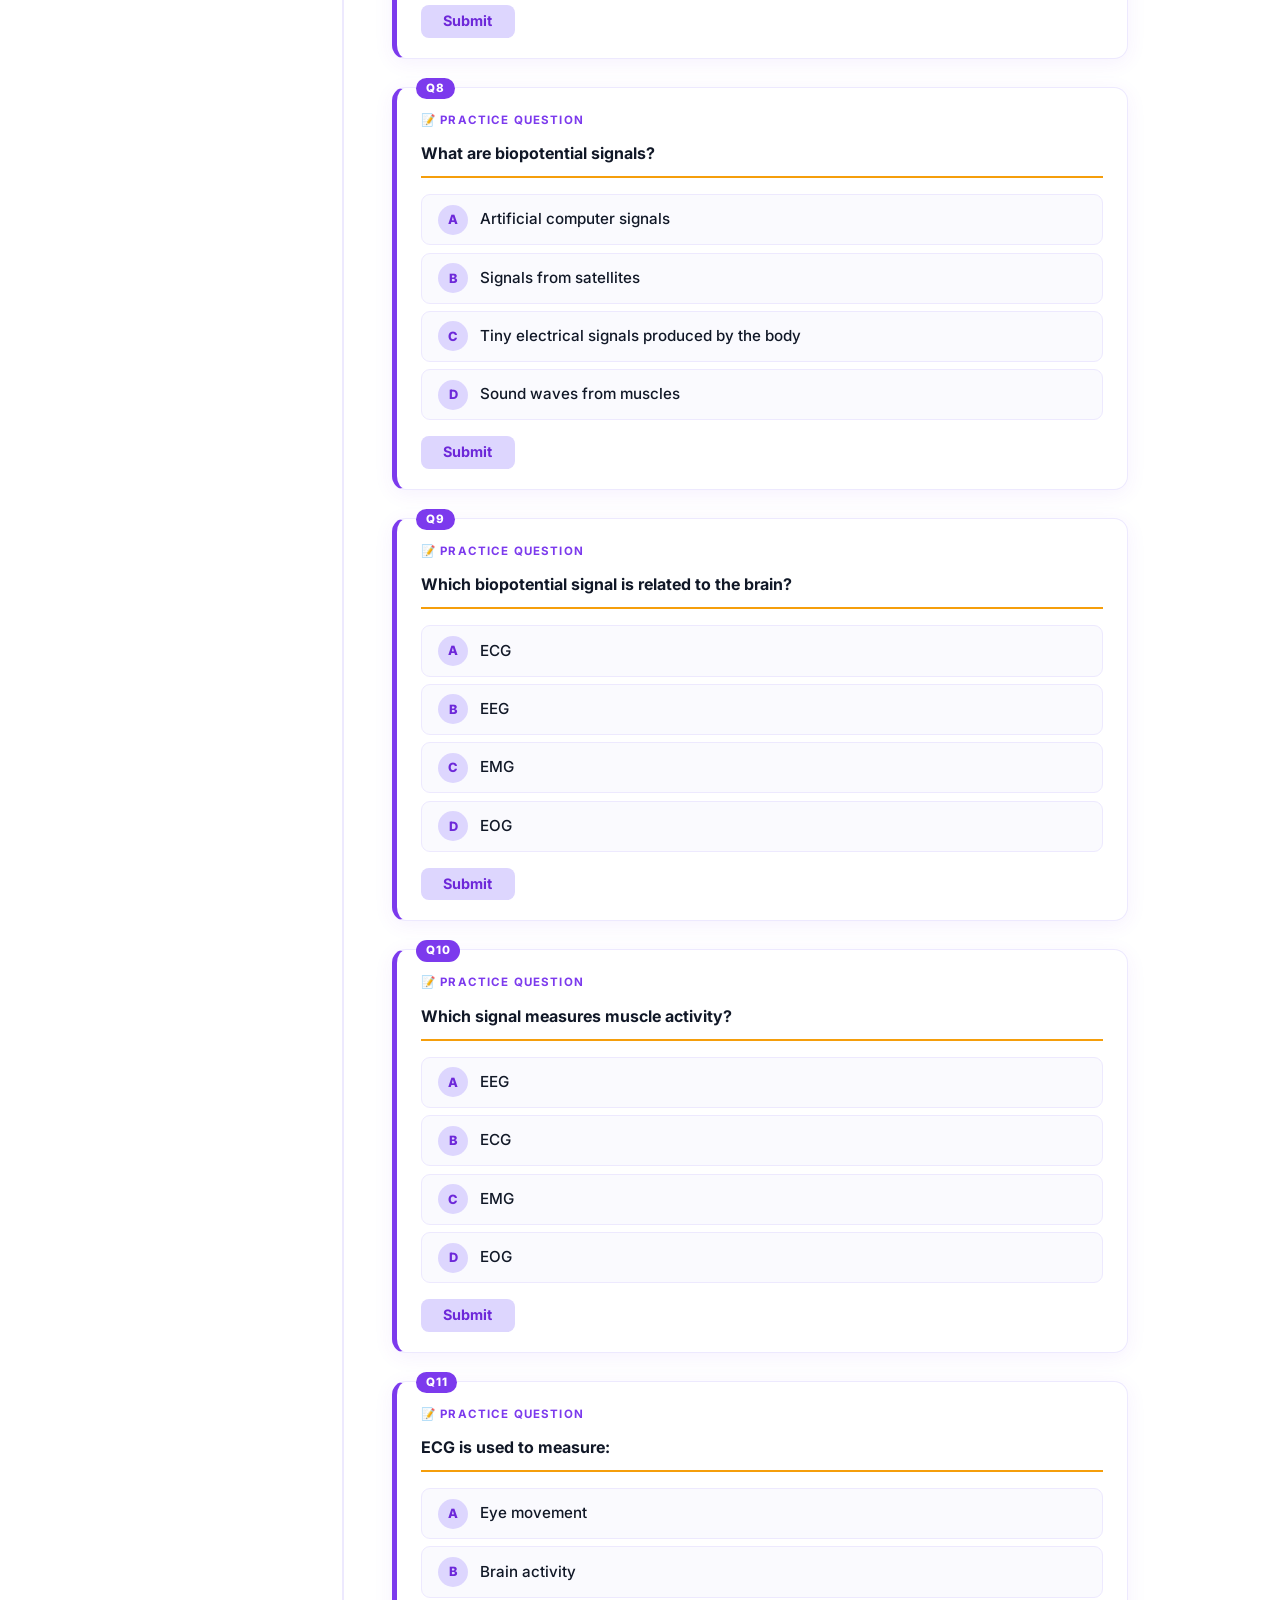
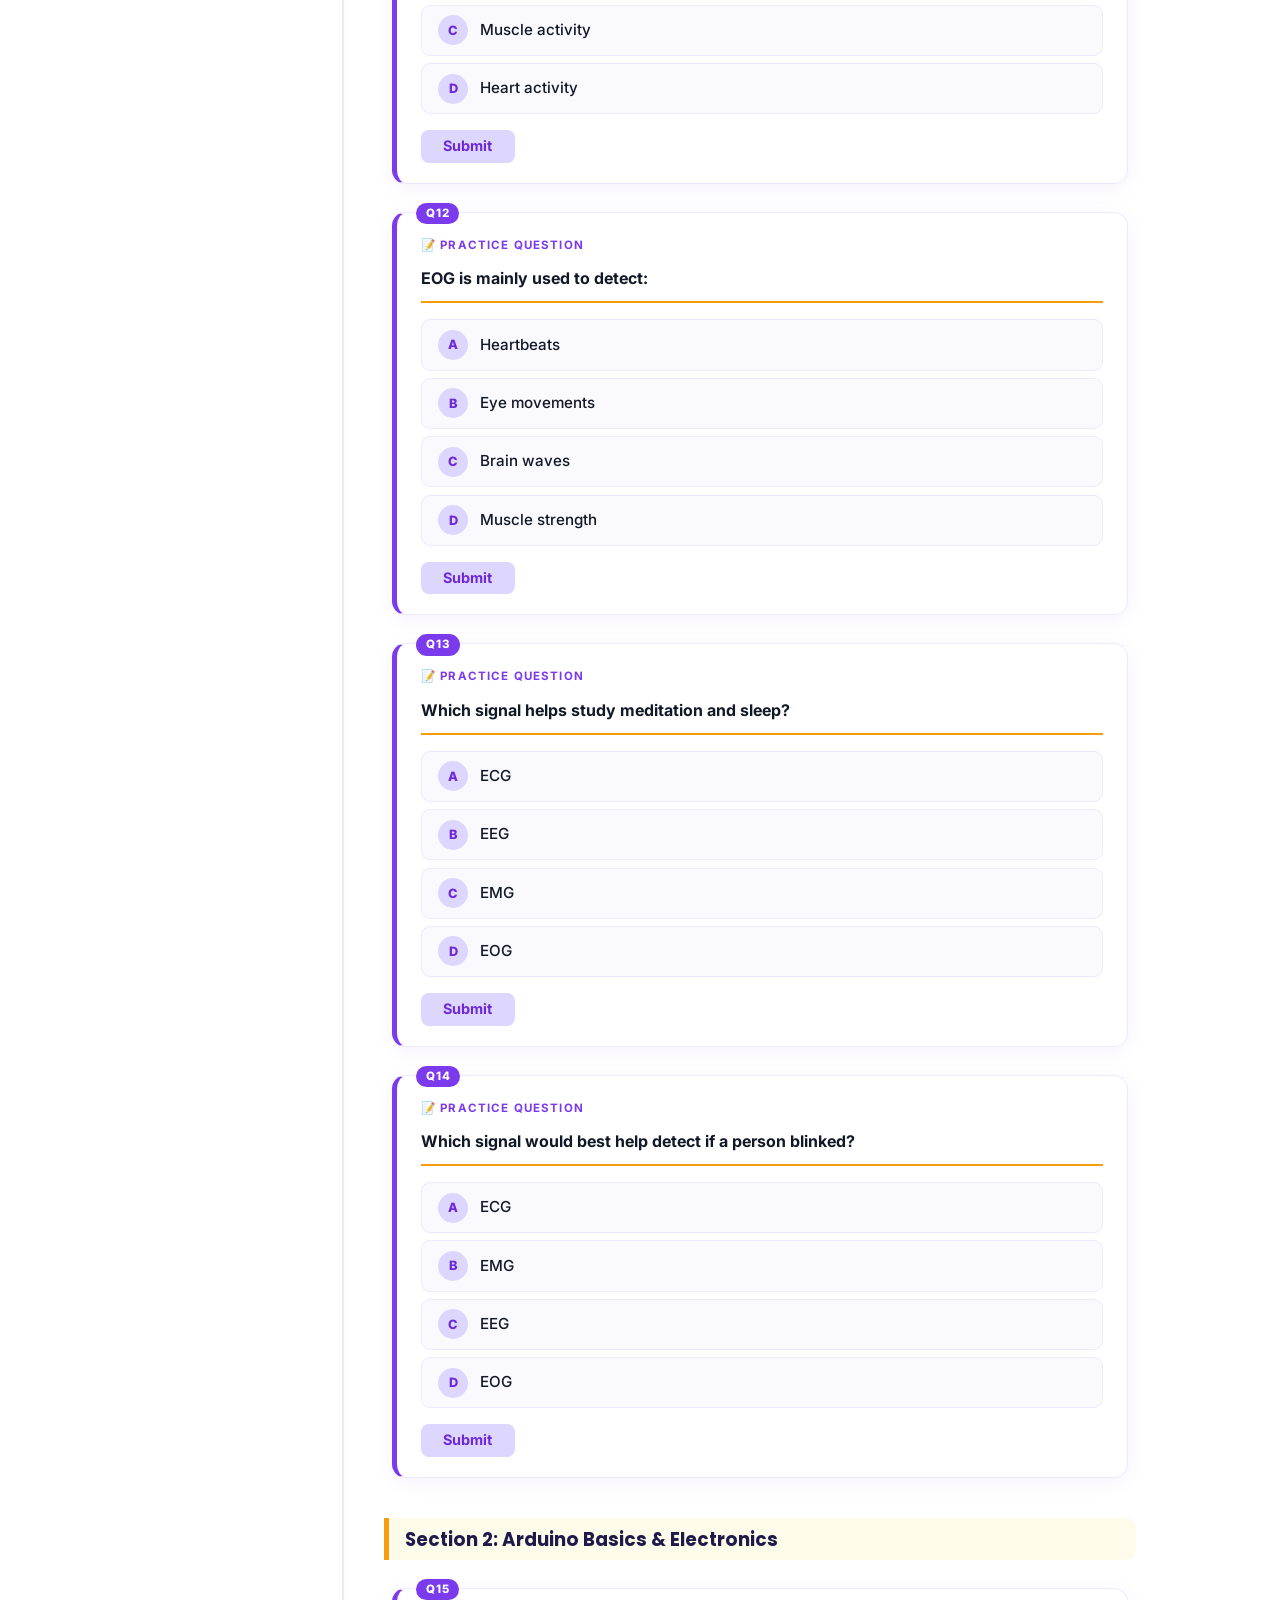
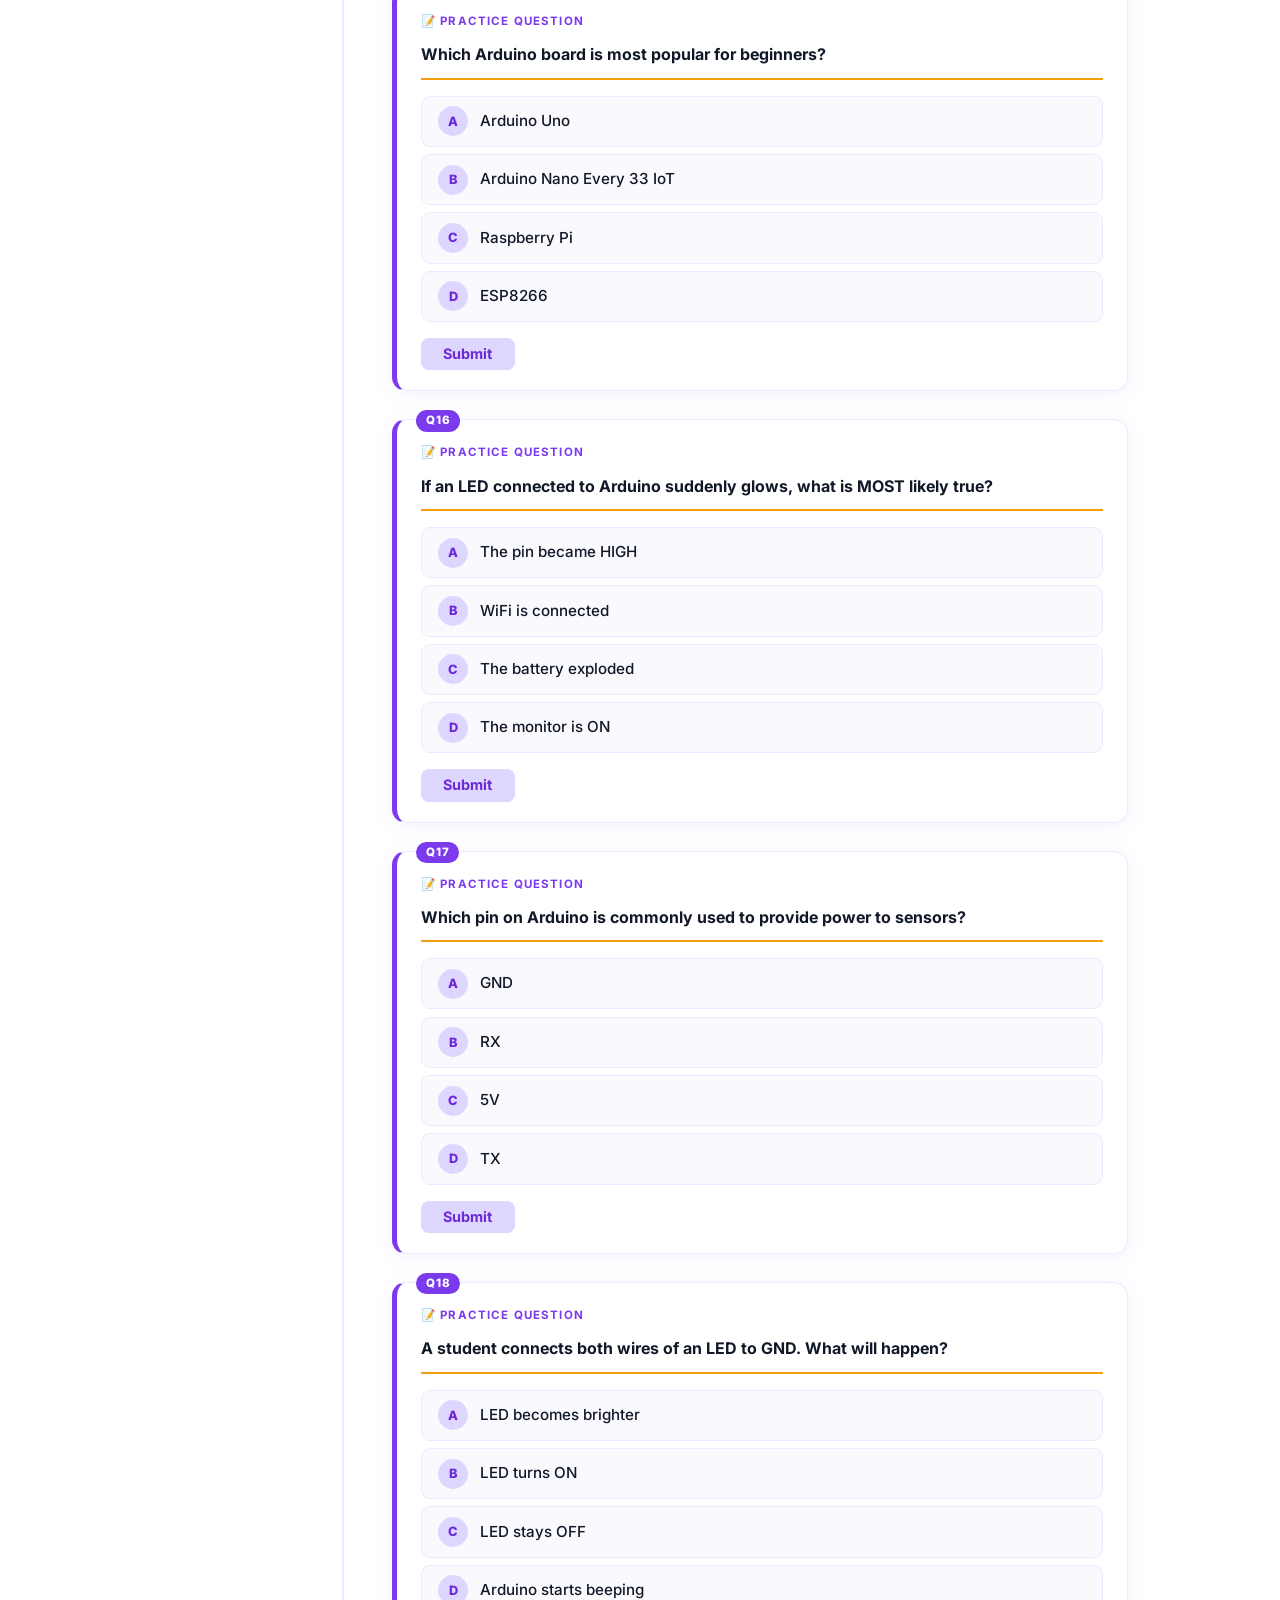
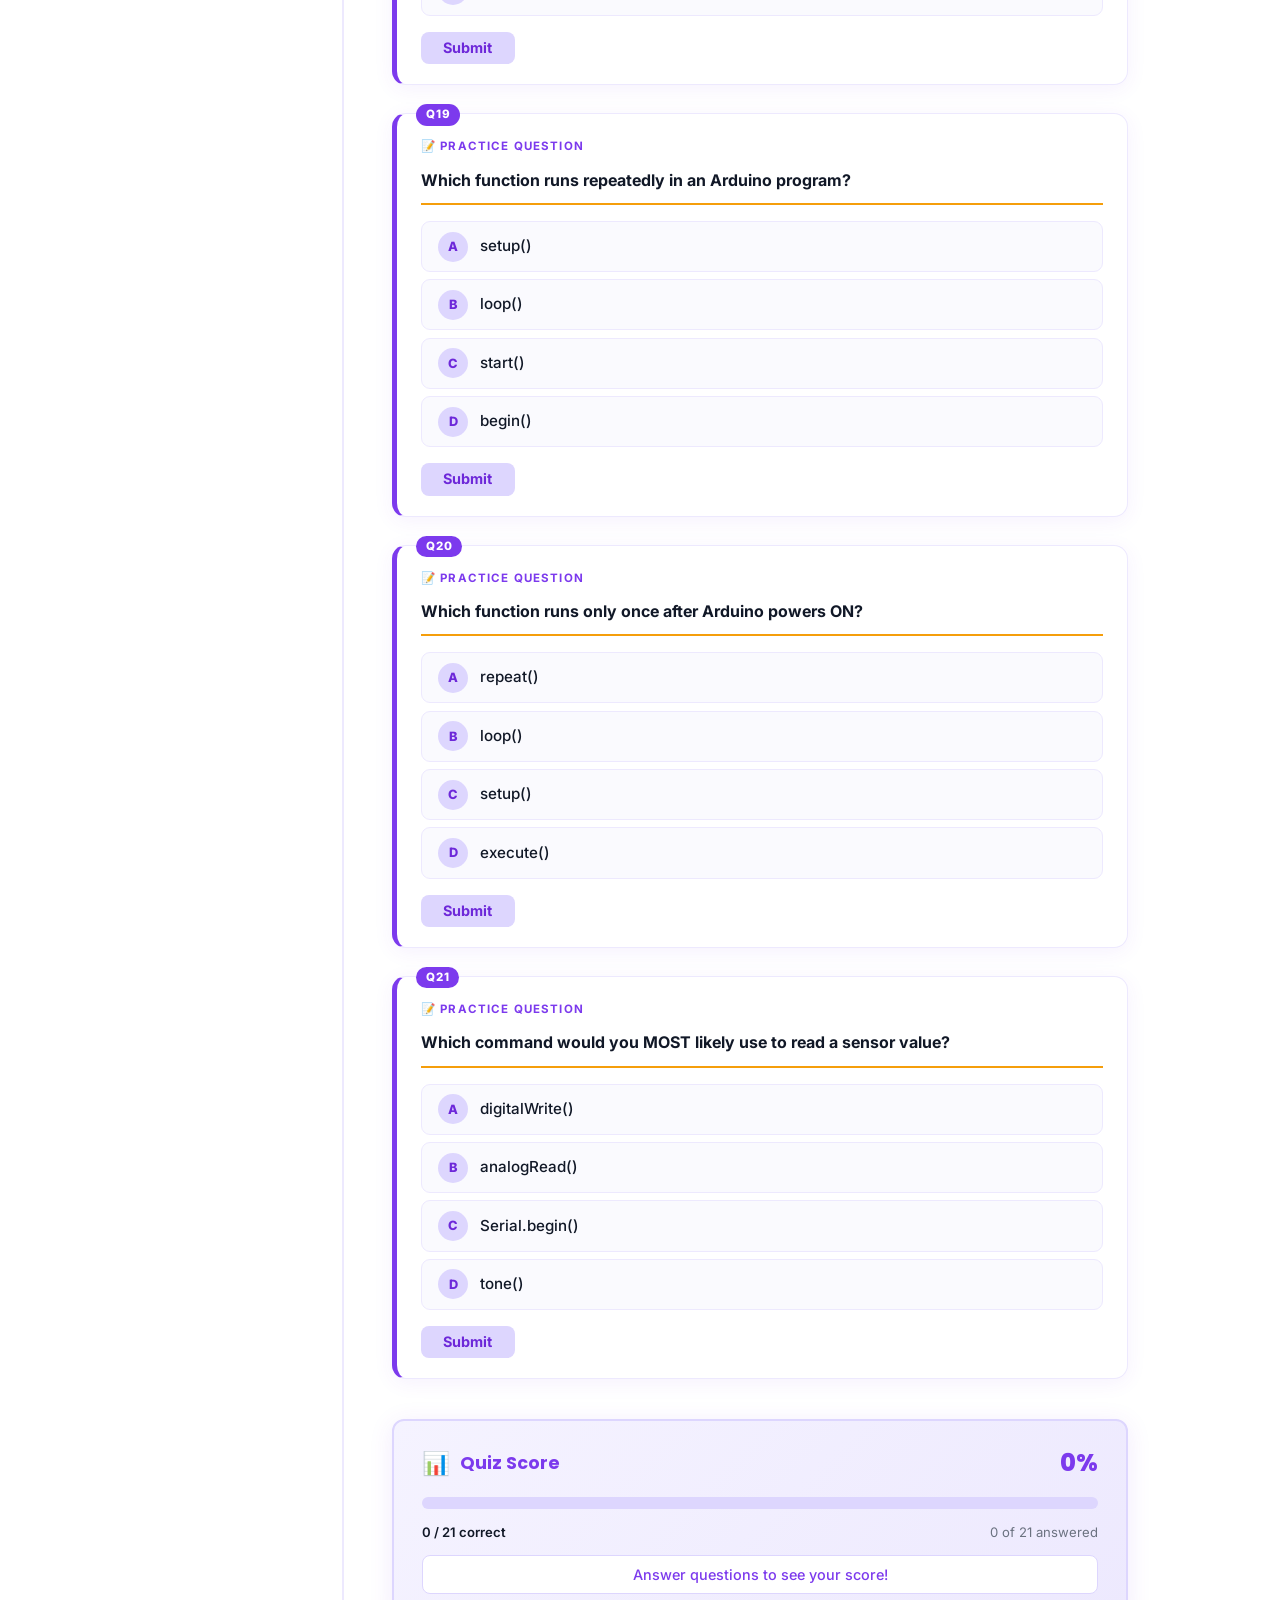
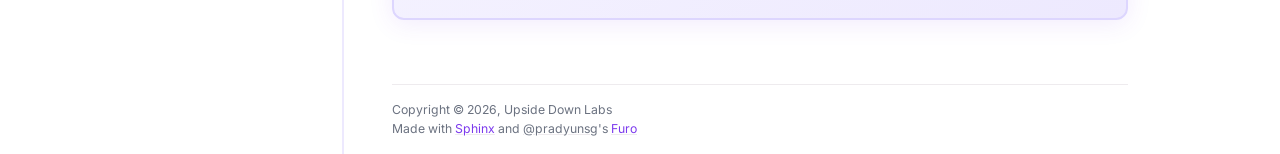
<file: docs/day1-001.html>
<!doctype html>
<html class="no-js" lang="en" data-content_root="../">
  <head><meta charset="utf-8">
    <meta name="viewport" content="width=device-width,initial-scale=1">
    <meta name="color-scheme" content="light dark"><meta name="viewport" content="width=device-width, initial-scale=1" />
<link rel="index" title="Index" href="../genindex.html"><link rel="search" title="Search" href="../search.html">
        <link rel="prefetch" href="../_static/LOGO.png" as="image">

    <link rel="shortcut icon" href="../_static/LOGO.png"><!-- Generated with Sphinx 9.1.0 and Furo 2025.12.19 -->
        <title>Day 1: Introduction to Neuroscience and Arduino IDE - Upside Down Labs</title>
      <link rel="stylesheet" type="text/css" href="../_static/pygments.css?v=d111a655" />
    <link rel="stylesheet" type="text/css" href="../_static/styles/furo.css?v=7bdb33bb" />
    <link rel="stylesheet" type="text/css" href="../_static/css/udl_custom.css?v=c08afb54" />
    <link rel="stylesheet" type="text/css" href="../_static/styles/furo-extensions.css?v=8dab3a3b" />
    
    


<style>
  body {
    --color-code-background: #f2f2f2;
  --color-code-foreground: #1e1e1e;
  --color-brand-primary: #7c3aed;
  --color-brand-content: #7c3aed;
  --color-background-primary: #000000;
  --color-background-secondary: #ffffff;
  --color-foreground-primary: #111827;
  --color-foreground-secondary: #6b7280;
  --color-sidebar-background: #ffffff;
  --color-sidebar-background-border: #f3f0ff;
  --color-sidebar-brand-text: #111827;
  --color-sidebar-caption-text: #9ca3af;
  --color-sidebar-link-text: #374151;
  --color-sidebar-link-text--top-level: #111827;
  --color-sidebar-item-background--current: #f5f3ff;
  --color-sidebar-item-background--hover: #fafafa;
  --color-sidebar-search-background: #f9fafb;
  --color-sidebar-search-border-color: #d8b4fe;
  --color-sidebar-search-icon: #7c3aed;
  
  }
  @media not print {
    body[data-theme="dark"] {
      --color-code-background: #202020;
  --color-code-foreground: #d0d0d0;
  
    }
    @media (prefers-color-scheme: dark) {
      body:not([data-theme="light"]) {
        --color-code-background: #202020;
  --color-code-foreground: #d0d0d0;
  
      }
    }
  }
</style></head>
  <body>
    
    <script>
      document.body.dataset.theme = localStorage.getItem("theme") || "auto";
    </script>
    

<svg xmlns="http://www.w3.org/2000/svg" style="display: none;">
  <symbol id="svg-toc" viewBox="0 0 24 24">
    <title>Contents</title>
    <svg stroke="currentColor" fill="currentColor" stroke-width="0" viewBox="0 0 1024 1024">
      <path d="M408 442h480c4.4 0 8-3.6 8-8v-56c0-4.4-3.6-8-8-8H408c-4.4 0-8 3.6-8 8v56c0 4.4 3.6 8 8 8zm-8 204c0 4.4 3.6 8 8 8h480c4.4 0 8-3.6 8-8v-56c0-4.4-3.6-8-8-8H408c-4.4 0-8 3.6-8 8v56zm504-486H120c-4.4 0-8 3.6-8 8v56c0 4.4 3.6 8 8 8h784c4.4 0 8-3.6 8-8v-56c0-4.4-3.6-8-8-8zm0 632H120c-4.4 0-8 3.6-8 8v56c0 4.4 3.6 8 8 8h784c4.4 0 8-3.6 8-8v-56c0-4.4-3.6-8-8-8zM115.4 518.9L271.7 642c5.8 4.6 14.4.5 14.4-6.9V388.9c0-7.4-8.5-11.5-14.4-6.9L115.4 505.1a8.74 8.74 0 0 0 0 13.8z"/>
    </svg>
  </symbol>
  <symbol id="svg-menu" viewBox="0 0 24 24">
    <title>Menu</title>
    <svg xmlns="http://www.w3.org/2000/svg" viewBox="0 0 24 24" fill="none" stroke="currentColor"
      stroke-width="2" stroke-linecap="round" stroke-linejoin="round" class="feather-menu">
      <line x1="3" y1="12" x2="21" y2="12"></line>
      <line x1="3" y1="6" x2="21" y2="6"></line>
      <line x1="3" y1="18" x2="21" y2="18"></line>
    </svg>
  </symbol>
  <symbol id="svg-arrow-right" viewBox="0 0 24 24">
    <title>Expand</title>
    <svg xmlns="http://www.w3.org/2000/svg" viewBox="0 0 24 24" fill="none" stroke="currentColor"
      stroke-width="2" stroke-linecap="round" stroke-linejoin="round" class="feather-chevron-right">
      <polyline points="9 18 15 12 9 6"></polyline>
    </svg>
  </symbol>
  <symbol id="svg-sun" viewBox="0 0 24 24">
    <title>Light mode</title>
    <svg xmlns="http://www.w3.org/2000/svg" viewBox="0 0 24 24" fill="none" stroke="currentColor"
      stroke-width="1" stroke-linecap="round" stroke-linejoin="round" class="feather-sun">
      <circle cx="12" cy="12" r="5"></circle>
      <line x1="12" y1="1" x2="12" y2="3"></line>
      <line x1="12" y1="21" x2="12" y2="23"></line>
      <line x1="4.22" y1="4.22" x2="5.64" y2="5.64"></line>
      <line x1="18.36" y1="18.36" x2="19.78" y2="19.78"></line>
      <line x1="1" y1="12" x2="3" y2="12"></line>
      <line x1="21" y1="12" x2="23" y2="12"></line>
      <line x1="4.22" y1="19.78" x2="5.64" y2="18.36"></line>
      <line x1="18.36" y1="5.64" x2="19.78" y2="4.22"></line>
    </svg>
  </symbol>
  <symbol id="svg-moon" viewBox="0 0 24 24">
    <title>Dark mode</title>
    <svg xmlns="http://www.w3.org/2000/svg" viewBox="0 0 24 24" fill="none" stroke="currentColor"
      stroke-width="1" stroke-linecap="round" stroke-linejoin="round" class="icon-tabler-moon">
      <path stroke="none" d="M0 0h24v24H0z" fill="none" />
      <path d="M12 3c.132 0 .263 0 .393 0a7.5 7.5 0 0 0 7.92 12.446a9 9 0 1 1 -8.313 -12.454z" />
    </svg>
  </symbol>
  <symbol id="svg-sun-with-moon" viewBox="0 0 24 24">
    <title>Auto light/dark, in light mode</title>
    <svg xmlns="http://www.w3.org/2000/svg" viewBox="0 0 24 24" fill="none" stroke="currentColor"
      stroke-width="1" stroke-linecap="round" stroke-linejoin="round"
      class="icon-custom-derived-from-feather-sun-and-tabler-moon">
      <path style="opacity: 50%" d="M 5.411 14.504 C 5.471 14.504 5.532 14.504 5.591 14.504 C 3.639 16.319 4.383 19.569 6.931 20.352 C 7.693 20.586 8.512 20.551 9.25 20.252 C 8.023 23.207 4.056 23.725 2.11 21.184 C 0.166 18.642 1.702 14.949 4.874 14.536 C 5.051 14.512 5.231 14.5 5.411 14.5 L 5.411 14.504 Z"/>
      <line x1="14.5" y1="3.25" x2="14.5" y2="1.25"/>
      <line x1="14.5" y1="15.85" x2="14.5" y2="17.85"/>
      <line x1="10.044" y1="5.094" x2="8.63" y2="3.68"/>
      <line x1="19" y1="14.05" x2="20.414" y2="15.464"/>
      <line x1="8.2" y1="9.55" x2="6.2" y2="9.55"/>
      <line x1="20.8" y1="9.55" x2="22.8" y2="9.55"/>
      <line x1="10.044" y1="14.006" x2="8.63" y2="15.42"/>
      <line x1="19" y1="5.05" x2="20.414" y2="3.636"/>
      <circle cx="14.5" cy="9.55" r="3.6"/>
    </svg>
  </symbol>
  <symbol id="svg-moon-with-sun" viewBox="0 0 24 24">
    <title>Auto light/dark, in dark mode</title>
    <svg xmlns="http://www.w3.org/2000/svg" viewBox="0 0 24 24" fill="none" stroke="currentColor"
      stroke-width="1" stroke-linecap="round" stroke-linejoin="round"
      class="icon-custom-derived-from-feather-sun-and-tabler-moon">
      <path d="M 8.282 7.007 C 8.385 7.007 8.494 7.007 8.595 7.007 C 5.18 10.184 6.481 15.869 10.942 17.24 C 12.275 17.648 13.706 17.589 15 17.066 C 12.851 22.236 5.91 23.143 2.505 18.696 C -0.897 14.249 1.791 7.786 7.342 7.063 C 7.652 7.021 7.965 7 8.282 7 L 8.282 7.007 Z"/>
      <line style="opacity: 50%" x1="18" y1="3.705" x2="18" y2="2.5"/>
      <line style="opacity: 50%" x1="18" y1="11.295" x2="18" y2="12.5"/>
      <line style="opacity: 50%" x1="15.316" y1="4.816" x2="14.464" y2="3.964"/>
      <line style="opacity: 50%" x1="20.711" y1="10.212" x2="21.563" y2="11.063"/>
      <line style="opacity: 50%" x1="14.205" y1="7.5" x2="13.001" y2="7.5"/>
      <line style="opacity: 50%" x1="21.795" y1="7.5" x2="23" y2="7.5"/>
      <line style="opacity: 50%" x1="15.316" y1="10.184" x2="14.464" y2="11.036"/>
      <line style="opacity: 50%" x1="20.711" y1="4.789" x2="21.563" y2="3.937"/>
      <circle style="opacity: 50%" cx="18" cy="7.5" r="2.169"/>
    </svg>
  </symbol>
  <symbol id="svg-pencil" viewBox="0 0 24 24">
    <svg xmlns="http://www.w3.org/2000/svg" viewBox="0 0 24 24" fill="none" stroke="currentColor"
      stroke-width="1" stroke-linecap="round" stroke-linejoin="round" class="icon-tabler-pencil-code">
      <path d="M4 20h4l10.5 -10.5a2.828 2.828 0 1 0 -4 -4l-10.5 10.5v4" />
      <path d="M13.5 6.5l4 4" />
      <path d="M20 21l2 -2l-2 -2" />
      <path d="M17 17l-2 2l2 2" />
    </svg>
  </symbol>
  <symbol id="svg-eye" viewBox="0 0 24 24">
    <svg xmlns="http://www.w3.org/2000/svg" viewBox="0 0 24 24" fill="none" stroke="currentColor"
      stroke-width="1" stroke-linecap="round" stroke-linejoin="round" class="icon-tabler-eye-code">
      <path stroke="none" d="M0 0h24v24H0z" fill="none" />
      <path d="M10 12a2 2 0 1 0 4 0a2 2 0 0 0 -4 0" />
      <path
        d="M11.11 17.958c-3.209 -.307 -5.91 -2.293 -8.11 -5.958c2.4 -4 5.4 -6 9 -6c3.6 0 6.6 2 9 6c-.21 .352 -.427 .688 -.647 1.008" />
      <path d="M20 21l2 -2l-2 -2" />
      <path d="M17 17l-2 2l2 2" />
    </svg>
  </symbol>
</svg>

<input type="checkbox" class="sidebar-toggle" name="__navigation" id="__navigation" aria-label="Toggle site navigation sidebar">
<input type="checkbox" class="sidebar-toggle" name="__toc" id="__toc" aria-label="Toggle table of contents sidebar">
<label class="overlay sidebar-overlay" for="__navigation"></label>
<label class="overlay toc-overlay" for="__toc"></label>

<a class="skip-to-content muted-link" href="#furo-main-content">Skip to content</a>



<div class="page">
  <header class="mobile-header">
    <div class="header-left">
      <label class="nav-overlay-icon" for="__navigation">
        <span class="icon"><svg><use href="#svg-menu"></use></svg></span>
      </label>
    </div>
    <div class="header-center">
      <a href="../index.html"><div class="brand">Upside Down Labs</div></a>
    </div>
    <div class="header-right">
      <div class="theme-toggle-container theme-toggle-header">
        <button class="theme-toggle" aria-label="Toggle Light / Dark / Auto color theme">
          <svg class="theme-icon-when-auto-light"><use href="#svg-sun-with-moon"></use></svg>
          <svg class="theme-icon-when-auto-dark"><use href="#svg-moon-with-sun"></use></svg>
          <svg class="theme-icon-when-dark"><use href="#svg-moon"></use></svg>
          <svg class="theme-icon-when-light"><use href="#svg-sun"></use></svg>
        </button>
      </div>
      <label class="toc-overlay-icon toc-header-icon" for="__toc">
        <span class="icon"><svg><use href="#svg-toc"></use></svg></span>
      </label>
    </div>
  </header>
  <aside class="sidebar-drawer">
    <div class="sidebar-container">
      
      <div class="sidebar-sticky"><a class="sidebar-brand" href="../index.html">
  <div class="sidebar-logo-container">
    <img class="sidebar-logo" src="../_static/LOGO.png" alt="Logo"/>
  </div>
  
  
</a><form class="sidebar-search-container" method="get" action="../search.html" role="search">
  <input class="sidebar-search" placeholder="Search" name="q" aria-label="Search">
  <input type="hidden" name="check_keywords" value="yes">
  <input type="hidden" name="area" value="default">
</form>
<div id="searchbox"></div><div class="sidebar-scroll"><div class="sidebar-tree">
  
</div>
</div>

      </div>
      
    </div>
  </aside>
  <div class="main">
    <div class="content">
      <div class="article-container">
        <a href="#" class="back-to-top muted-link">
          <svg xmlns="http://www.w3.org/2000/svg" viewBox="0 0 24 24">
            <path d="M13 20h-2V8l-5.5 5.5-1.42-1.42L12 4.16l7.92 7.92-1.42 1.42L13 8v12z"></path>
          </svg>
          <span>Back to top</span>
        </a>
        <div class="content-icon-container">
          <div class="view-this-page">
  <a class="muted-link" href="../_sources/docs/day1-001.rst.txt" title="View this page">
    <svg><use href="#svg-eye"></use></svg>
    <span class="visually-hidden">View this page</span>
  </a>
</div>
<div class="theme-toggle-container theme-toggle-content">
            <button class="theme-toggle" aria-label="Toggle Light / Dark / Auto color theme">
              <svg class="theme-icon-when-auto-light"><use href="#svg-sun-with-moon"></use></svg>
              <svg class="theme-icon-when-auto-dark"><use href="#svg-moon-with-sun"></use></svg>
              <svg class="theme-icon-when-dark"><use href="#svg-moon"></use></svg>
              <svg class="theme-icon-when-light"><use href="#svg-sun"></use></svg>
            </button>
          </div>
          <label class="toc-overlay-icon toc-content-icon" for="__toc">
            <span class="icon"><svg><use href="#svg-toc"></use></svg></span>
          </label>
        </div>
        <article role="main" id="furo-main-content">
          <section id="day-1-introduction-to-neuroscience-and-arduino-ide">
<h1>Day 1: Introduction to Neuroscience and Arduino IDE<a class="headerlink" href="#day-1-introduction-to-neuroscience-and-arduino-ide" title="Link to this heading">¶</a></h1>
<section id="section-1-neuroscience-biopotential-signals">
<h2>Section 1: Neuroscience &amp; Biopotential Signals<a class="headerlink" href="#section-1-neuroscience-biopotential-signals" title="Link to this heading">¶</a></h2>
<div class="udl-mcq" id="mcq-f4de6e68" data-correct="1">
  <div class="udl-mcq__question">What is neuroscience mainly the study of?</div>
  <div class="udl-mcq__options">
    <div class="udl-mcq__option" data-index="0" role="radio" aria-checked="false" tabindex="0"><span class="udl-mcq__option-label">A</span><span class="udl-mcq__option-text">Plants and animals</span></div>
    <div class="udl-mcq__option" data-index="1" role="radio" aria-checked="false" tabindex="0"><span class="udl-mcq__option-label">B</span><span class="udl-mcq__option-text">The nervous system</span></div>
    <div class="udl-mcq__option" data-index="2" role="radio" aria-checked="false" tabindex="0"><span class="udl-mcq__option-label">C</span><span class="udl-mcq__option-text">Space science</span></div>
    <div class="udl-mcq__option" data-index="3" role="radio" aria-checked="false" tabindex="0"><span class="udl-mcq__option-label">D</span><span class="udl-mcq__option-text">Weather systems</span></div>
  </div>
  <div class="udl-mcq__actions">
    <button class="udl-mcq__submit" disabled>Submit</button>
    <button class="udl-mcq__reset" style="display:none">Try Again</button>
  </div>
  <div class="udl-mcq__feedback" aria-live="polite"></div>
  <div class="udl-mcq__explanation" style="display:none"><strong>Explanation:</strong> Neuroscience is the scientific study of the nervous system, including the brain, spinal cord, and nerves, and how they control behaviour, thought, and the body.</div>
</div><div class="udl-mcq" id="mcq-477469de" data-correct="2">
  <div class="udl-mcq__question">Which of the following is part of the human nervous system?</div>
  <div class="udl-mcq__options">
    <div class="udl-mcq__option" data-index="0" role="radio" aria-checked="false" tabindex="0"><span class="udl-mcq__option-label">A</span><span class="udl-mcq__option-text">Lungs</span></div>
    <div class="udl-mcq__option" data-index="1" role="radio" aria-checked="false" tabindex="0"><span class="udl-mcq__option-label">B</span><span class="udl-mcq__option-text">Liver</span></div>
    <div class="udl-mcq__option" data-index="2" role="radio" aria-checked="false" tabindex="0"><span class="udl-mcq__option-label">C</span><span class="udl-mcq__option-text">Brain</span></div>
    <div class="udl-mcq__option" data-index="3" role="radio" aria-checked="false" tabindex="0"><span class="udl-mcq__option-label">D</span><span class="udl-mcq__option-text">Kidney</span></div>
  </div>
  <div class="udl-mcq__actions">
    <button class="udl-mcq__submit" disabled>Submit</button>
    <button class="udl-mcq__reset" style="display:none">Try Again</button>
  </div>
  <div class="udl-mcq__feedback" aria-live="polite"></div>
  <div class="udl-mcq__explanation" style="display:none"><strong>Explanation:</strong> The brain is the central part of the nervous system. Organs like lungs, liver, and kidney belong to other body systems.</div>
</div><div class="udl-mcq" id="mcq-2be7291e" data-correct="2">
  <div class="udl-mcq__question">The nervous system includes:</div>
  <div class="udl-mcq__options">
    <div class="udl-mcq__option" data-index="0" role="radio" aria-checked="false" tabindex="0"><span class="udl-mcq__option-label">A</span><span class="udl-mcq__option-text">Brain only</span></div>
    <div class="udl-mcq__option" data-index="1" role="radio" aria-checked="false" tabindex="0"><span class="udl-mcq__option-label">B</span><span class="udl-mcq__option-text">Brain and stomach</span></div>
    <div class="udl-mcq__option" data-index="2" role="radio" aria-checked="false" tabindex="0"><span class="udl-mcq__option-label">C</span><span class="udl-mcq__option-text">Brain, spinal cord, and peripheral nerves</span></div>
    <div class="udl-mcq__option" data-index="3" role="radio" aria-checked="false" tabindex="0"><span class="udl-mcq__option-label">D</span><span class="udl-mcq__option-text">Bones and muscles</span></div>
  </div>
  <div class="udl-mcq__actions">
    <button class="udl-mcq__submit" disabled>Submit</button>
    <button class="udl-mcq__reset" style="display:none">Try Again</button>
  </div>
  <div class="udl-mcq__feedback" aria-live="polite"></div>
  <div class="udl-mcq__explanation" style="display:none"><strong>Explanation:</strong> The nervous system is made up of the brain, spinal cord, and all the peripheral nerves that branch out to every part of the body.</div>
</div><div class="udl-mcq" id="mcq-7932a833" data-correct="2">
  <div class="udl-mcq__question">Neuroscience is considered a multidisciplinary science because it combines:</div>
  <div class="udl-mcq__options">
    <div class="udl-mcq__option" data-index="0" role="radio" aria-checked="false" tabindex="0"><span class="udl-mcq__option-label">A</span><span class="udl-mcq__option-text">Only biology</span></div>
    <div class="udl-mcq__option" data-index="1" role="radio" aria-checked="false" tabindex="0"><span class="udl-mcq__option-label">B</span><span class="udl-mcq__option-text">Only computer science</span></div>
    <div class="udl-mcq__option" data-index="2" role="radio" aria-checked="false" tabindex="0"><span class="udl-mcq__option-label">C</span><span class="udl-mcq__option-text">Many different fields of study</span></div>
    <div class="udl-mcq__option" data-index="3" role="radio" aria-checked="false" tabindex="0"><span class="udl-mcq__option-label">D</span><span class="udl-mcq__option-text">Only medicine</span></div>
  </div>
  <div class="udl-mcq__actions">
    <button class="udl-mcq__submit" disabled>Submit</button>
    <button class="udl-mcq__reset" style="display:none">Try Again</button>
  </div>
  <div class="udl-mcq__feedback" aria-live="polite"></div>
  <div class="udl-mcq__explanation" style="display:none"><strong>Explanation:</strong> Neuroscience draws from biology, psychology, physics, computer science, medicine, and more, making it truly multidisciplinary.</div>
</div><div class="udl-mcq" id="mcq-1f095ac4" data-correct="1">
  <div class="udl-mcq__question">Which organ controls most activities in the body?</div>
  <div class="udl-mcq__options">
    <div class="udl-mcq__option" data-index="0" role="radio" aria-checked="false" tabindex="0"><span class="udl-mcq__option-label">A</span><span class="udl-mcq__option-text">Heart</span></div>
    <div class="udl-mcq__option" data-index="1" role="radio" aria-checked="false" tabindex="0"><span class="udl-mcq__option-label">B</span><span class="udl-mcq__option-text">Brain</span></div>
    <div class="udl-mcq__option" data-index="2" role="radio" aria-checked="false" tabindex="0"><span class="udl-mcq__option-label">C</span><span class="udl-mcq__option-text">Liver</span></div>
    <div class="udl-mcq__option" data-index="3" role="radio" aria-checked="false" tabindex="0"><span class="udl-mcq__option-label">D</span><span class="udl-mcq__option-text">Lungs</span></div>
  </div>
  <div class="udl-mcq__actions">
    <button class="udl-mcq__submit" disabled>Submit</button>
    <button class="udl-mcq__reset" style="display:none">Try Again</button>
  </div>
  <div class="udl-mcq__feedback" aria-live="polite"></div>
  <div class="udl-mcq__explanation" style="display:none"><strong>Explanation:</strong> The brain is the control centre of the body, it processes information, controls movement, regulates organs, and generates thought.</div>
</div><div class="udl-mcq" id="mcq-e4328fc9" data-correct="2">
  <div class="udl-mcq__question">What does the spinal cord mainly do?</div>
  <div class="udl-mcq__options">
    <div class="udl-mcq__option" data-index="0" role="radio" aria-checked="false" tabindex="0"><span class="udl-mcq__option-label">A</span><span class="udl-mcq__option-text">Pumps blood</span></div>
    <div class="udl-mcq__option" data-index="1" role="radio" aria-checked="false" tabindex="0"><span class="udl-mcq__option-label">B</span><span class="udl-mcq__option-text">Helps digestion</span></div>
    <div class="udl-mcq__option" data-index="2" role="radio" aria-checked="false" tabindex="0"><span class="udl-mcq__option-label">C</span><span class="udl-mcq__option-text">Carries signals between brain and body</span></div>
    <div class="udl-mcq__option" data-index="3" role="radio" aria-checked="false" tabindex="0"><span class="udl-mcq__option-label">D</span><span class="udl-mcq__option-text">Produces oxygen</span></div>
  </div>
  <div class="udl-mcq__actions">
    <button class="udl-mcq__submit" disabled>Submit</button>
    <button class="udl-mcq__reset" style="display:none">Try Again</button>
  </div>
  <div class="udl-mcq__feedback" aria-live="polite"></div>
  <div class="udl-mcq__explanation" style="display:none"><strong>Explanation:</strong> The spinal cord acts as the main communication highway, relaying signals between the brain and the rest of the body.</div>
</div><div class="udl-mcq" id="mcq-b0c63c67" data-correct="0">
  <div class="udl-mcq__question">Nerves help in:</div>
  <div class="udl-mcq__options">
    <div class="udl-mcq__option" data-index="0" role="radio" aria-checked="false" tabindex="0"><span class="udl-mcq__option-label">A</span><span class="udl-mcq__option-text">Carrying electrical signals</span></div>
    <div class="udl-mcq__option" data-index="1" role="radio" aria-checked="false" tabindex="0"><span class="udl-mcq__option-label">B</span><span class="udl-mcq__option-text">Digesting food</span></div>
    <div class="udl-mcq__option" data-index="2" role="radio" aria-checked="false" tabindex="0"><span class="udl-mcq__option-label">C</span><span class="udl-mcq__option-text">Cleaning blood</span></div>
    <div class="udl-mcq__option" data-index="3" role="radio" aria-checked="false" tabindex="0"><span class="udl-mcq__option-label">D</span><span class="udl-mcq__option-text">Making bones</span></div>
  </div>
  <div class="udl-mcq__actions">
    <button class="udl-mcq__submit" disabled>Submit</button>
    <button class="udl-mcq__reset" style="display:none">Try Again</button>
  </div>
  <div class="udl-mcq__feedback" aria-live="polite"></div>
  <div class="udl-mcq__explanation" style="display:none"><strong>Explanation:</strong> Nerves are bundles of axons that carry electrical signals to and from the brain and spinal cord throughout the body.</div>
</div><div class="udl-mcq" id="mcq-15bc6632" data-correct="2">
  <div class="udl-mcq__question">What are biopotential signals?</div>
  <div class="udl-mcq__options">
    <div class="udl-mcq__option" data-index="0" role="radio" aria-checked="false" tabindex="0"><span class="udl-mcq__option-label">A</span><span class="udl-mcq__option-text">Artificial computer signals</span></div>
    <div class="udl-mcq__option" data-index="1" role="radio" aria-checked="false" tabindex="0"><span class="udl-mcq__option-label">B</span><span class="udl-mcq__option-text">Signals from satellites</span></div>
    <div class="udl-mcq__option" data-index="2" role="radio" aria-checked="false" tabindex="0"><span class="udl-mcq__option-label">C</span><span class="udl-mcq__option-text">Tiny electrical signals produced by the body</span></div>
    <div class="udl-mcq__option" data-index="3" role="radio" aria-checked="false" tabindex="0"><span class="udl-mcq__option-label">D</span><span class="udl-mcq__option-text">Sound waves from muscles</span></div>
  </div>
  <div class="udl-mcq__actions">
    <button class="udl-mcq__submit" disabled>Submit</button>
    <button class="udl-mcq__reset" style="display:none">Try Again</button>
  </div>
  <div class="udl-mcq__feedback" aria-live="polite"></div>
  <div class="udl-mcq__explanation" style="display:none"><strong>Explanation:</strong> Biopotential signals are tiny electrical signals produced naturally by the body's cells, especially neurons and muscle cells, when they are active.</div>
</div><div class="udl-mcq" id="mcq-1fc435a5" data-correct="1">
  <div class="udl-mcq__question">Which biopotential signal is related to the brain?</div>
  <div class="udl-mcq__options">
    <div class="udl-mcq__option" data-index="0" role="radio" aria-checked="false" tabindex="0"><span class="udl-mcq__option-label">A</span><span class="udl-mcq__option-text">ECG</span></div>
    <div class="udl-mcq__option" data-index="1" role="radio" aria-checked="false" tabindex="0"><span class="udl-mcq__option-label">B</span><span class="udl-mcq__option-text">EEG</span></div>
    <div class="udl-mcq__option" data-index="2" role="radio" aria-checked="false" tabindex="0"><span class="udl-mcq__option-label">C</span><span class="udl-mcq__option-text">EMG</span></div>
    <div class="udl-mcq__option" data-index="3" role="radio" aria-checked="false" tabindex="0"><span class="udl-mcq__option-label">D</span><span class="udl-mcq__option-text">EOG</span></div>
  </div>
  <div class="udl-mcq__actions">
    <button class="udl-mcq__submit" disabled>Submit</button>
    <button class="udl-mcq__reset" style="display:none">Try Again</button>
  </div>
  <div class="udl-mcq__feedback" aria-live="polite"></div>
  <div class="udl-mcq__explanation" style="display:none"><strong>Explanation:</strong> EEG (Electroencephalogram) measures the electrical activity of the brain, recorded from electrodes placed on the scalp.</div>
</div><div class="udl-mcq" id="mcq-1985e3c7" data-correct="2">
  <div class="udl-mcq__question">Which signal measures muscle activity?</div>
  <div class="udl-mcq__options">
    <div class="udl-mcq__option" data-index="0" role="radio" aria-checked="false" tabindex="0"><span class="udl-mcq__option-label">A</span><span class="udl-mcq__option-text">EEG</span></div>
    <div class="udl-mcq__option" data-index="1" role="radio" aria-checked="false" tabindex="0"><span class="udl-mcq__option-label">B</span><span class="udl-mcq__option-text">ECG</span></div>
    <div class="udl-mcq__option" data-index="2" role="radio" aria-checked="false" tabindex="0"><span class="udl-mcq__option-label">C</span><span class="udl-mcq__option-text">EMG</span></div>
    <div class="udl-mcq__option" data-index="3" role="radio" aria-checked="false" tabindex="0"><span class="udl-mcq__option-label">D</span><span class="udl-mcq__option-text">EOG</span></div>
  </div>
  <div class="udl-mcq__actions">
    <button class="udl-mcq__submit" disabled>Submit</button>
    <button class="udl-mcq__reset" style="display:none">Try Again</button>
  </div>
  <div class="udl-mcq__feedback" aria-live="polite"></div>
  <div class="udl-mcq__explanation" style="display:none"><strong>Explanation:</strong> EMG (Electromyogram) records the electrical activity of skeletal muscles during contraction or rest.</div>
</div><div class="udl-mcq" id="mcq-2edfb8f1" data-correct="3">
  <div class="udl-mcq__question">ECG is used to measure:</div>
  <div class="udl-mcq__options">
    <div class="udl-mcq__option" data-index="0" role="radio" aria-checked="false" tabindex="0"><span class="udl-mcq__option-label">A</span><span class="udl-mcq__option-text">Eye movement</span></div>
    <div class="udl-mcq__option" data-index="1" role="radio" aria-checked="false" tabindex="0"><span class="udl-mcq__option-label">B</span><span class="udl-mcq__option-text">Brain activity</span></div>
    <div class="udl-mcq__option" data-index="2" role="radio" aria-checked="false" tabindex="0"><span class="udl-mcq__option-label">C</span><span class="udl-mcq__option-text">Muscle activity</span></div>
    <div class="udl-mcq__option" data-index="3" role="radio" aria-checked="false" tabindex="0"><span class="udl-mcq__option-label">D</span><span class="udl-mcq__option-text">Heart activity</span></div>
  </div>
  <div class="udl-mcq__actions">
    <button class="udl-mcq__submit" disabled>Submit</button>
    <button class="udl-mcq__reset" style="display:none">Try Again</button>
  </div>
  <div class="udl-mcq__feedback" aria-live="polite"></div>
  <div class="udl-mcq__explanation" style="display:none"><strong>Explanation:</strong> ECG (Electrocardiogram) captures the electrical activity of the heart, showing the heart's rhythm and health.</div>
</div><div class="udl-mcq" id="mcq-3f68410b" data-correct="1">
  <div class="udl-mcq__question">EOG is mainly used to detect:</div>
  <div class="udl-mcq__options">
    <div class="udl-mcq__option" data-index="0" role="radio" aria-checked="false" tabindex="0"><span class="udl-mcq__option-label">A</span><span class="udl-mcq__option-text">Heartbeats</span></div>
    <div class="udl-mcq__option" data-index="1" role="radio" aria-checked="false" tabindex="0"><span class="udl-mcq__option-label">B</span><span class="udl-mcq__option-text">Eye movements</span></div>
    <div class="udl-mcq__option" data-index="2" role="radio" aria-checked="false" tabindex="0"><span class="udl-mcq__option-label">C</span><span class="udl-mcq__option-text">Brain waves</span></div>
    <div class="udl-mcq__option" data-index="3" role="radio" aria-checked="false" tabindex="0"><span class="udl-mcq__option-label">D</span><span class="udl-mcq__option-text">Muscle strength</span></div>
  </div>
  <div class="udl-mcq__actions">
    <button class="udl-mcq__submit" disabled>Submit</button>
    <button class="udl-mcq__reset" style="display:none">Try Again</button>
  </div>
  <div class="udl-mcq__feedback" aria-live="polite"></div>
  <div class="udl-mcq__explanation" style="display:none"><strong>Explanation:</strong> EOG (Electrooculogram) detects the electrical potential difference between the cornea and retina of the eye, which changes as the eye moves.</div>
</div><div class="udl-mcq" id="mcq-e7d0f753" data-correct="1">
  <div class="udl-mcq__question">Which signal helps study meditation and sleep?</div>
  <div class="udl-mcq__options">
    <div class="udl-mcq__option" data-index="0" role="radio" aria-checked="false" tabindex="0"><span class="udl-mcq__option-label">A</span><span class="udl-mcq__option-text">ECG</span></div>
    <div class="udl-mcq__option" data-index="1" role="radio" aria-checked="false" tabindex="0"><span class="udl-mcq__option-label">B</span><span class="udl-mcq__option-text">EEG</span></div>
    <div class="udl-mcq__option" data-index="2" role="radio" aria-checked="false" tabindex="0"><span class="udl-mcq__option-label">C</span><span class="udl-mcq__option-text">EMG</span></div>
    <div class="udl-mcq__option" data-index="3" role="radio" aria-checked="false" tabindex="0"><span class="udl-mcq__option-label">D</span><span class="udl-mcq__option-text">EOG</span></div>
  </div>
  <div class="udl-mcq__actions">
    <button class="udl-mcq__submit" disabled>Submit</button>
    <button class="udl-mcq__reset" style="display:none">Try Again</button>
  </div>
  <div class="udl-mcq__feedback" aria-live="polite"></div>
  <div class="udl-mcq__explanation" style="display:none"><strong>Explanation:</strong> EEG captures brain wave patterns (alpha, theta, delta waves) that change during meditation and different sleep stages.</div>
</div><div class="udl-mcq" id="mcq-8797dc41" data-correct="3">
  <div class="udl-mcq__question">Which signal would best help detect if a person blinked?</div>
  <div class="udl-mcq__options">
    <div class="udl-mcq__option" data-index="0" role="radio" aria-checked="false" tabindex="0"><span class="udl-mcq__option-label">A</span><span class="udl-mcq__option-text">ECG</span></div>
    <div class="udl-mcq__option" data-index="1" role="radio" aria-checked="false" tabindex="0"><span class="udl-mcq__option-label">B</span><span class="udl-mcq__option-text">EMG</span></div>
    <div class="udl-mcq__option" data-index="2" role="radio" aria-checked="false" tabindex="0"><span class="udl-mcq__option-label">C</span><span class="udl-mcq__option-text">EEG</span></div>
    <div class="udl-mcq__option" data-index="3" role="radio" aria-checked="false" tabindex="0"><span class="udl-mcq__option-label">D</span><span class="udl-mcq__option-text">EOG</span></div>
  </div>
  <div class="udl-mcq__actions">
    <button class="udl-mcq__submit" disabled>Submit</button>
    <button class="udl-mcq__reset" style="display:none">Try Again</button>
  </div>
  <div class="udl-mcq__feedback" aria-live="polite"></div>
  <div class="udl-mcq__explanation" style="display:none"><strong>Explanation:</strong> A blink produces a characteristic spike in the EOG signal because the movement of the eyelid changes the cornea-retina electrical potential.</div>
</div></section>
<section id="section-2-arduino-basics-electronics">
<h2>Section 2: Arduino Basics &amp; Electronics<a class="headerlink" href="#section-2-arduino-basics-electronics" title="Link to this heading">¶</a></h2>
<div class="udl-mcq" id="mcq-88a17ccc" data-correct="0">
  <div class="udl-mcq__question">Which Arduino board is most popular for beginners?</div>
  <div class="udl-mcq__options">
    <div class="udl-mcq__option" data-index="0" role="radio" aria-checked="false" tabindex="0"><span class="udl-mcq__option-label">A</span><span class="udl-mcq__option-text">Arduino Uno</span></div>
    <div class="udl-mcq__option" data-index="1" role="radio" aria-checked="false" tabindex="0"><span class="udl-mcq__option-label">B</span><span class="udl-mcq__option-text">Arduino Nano Every 33 IoT</span></div>
    <div class="udl-mcq__option" data-index="2" role="radio" aria-checked="false" tabindex="0"><span class="udl-mcq__option-label">C</span><span class="udl-mcq__option-text">Raspberry Pi</span></div>
    <div class="udl-mcq__option" data-index="3" role="radio" aria-checked="false" tabindex="0"><span class="udl-mcq__option-label">D</span><span class="udl-mcq__option-text">ESP8266</span></div>
  </div>
  <div class="udl-mcq__actions">
    <button class="udl-mcq__submit" disabled>Submit</button>
    <button class="udl-mcq__reset" style="display:none">Try Again</button>
  </div>
  <div class="udl-mcq__feedback" aria-live="polite"></div>
  <div class="udl-mcq__explanation" style="display:none"><strong>Explanation:</strong> The Arduino Uno is the most widely used beginner board due to its simplicity, large community, and abundant learning resources.</div>
</div><div class="udl-mcq" id="mcq-2d9dd76d" data-correct="0">
  <div class="udl-mcq__question">If an LED connected to Arduino suddenly glows, what is MOST likely true?</div>
  <div class="udl-mcq__options">
    <div class="udl-mcq__option" data-index="0" role="radio" aria-checked="false" tabindex="0"><span class="udl-mcq__option-label">A</span><span class="udl-mcq__option-text">The pin became HIGH</span></div>
    <div class="udl-mcq__option" data-index="1" role="radio" aria-checked="false" tabindex="0"><span class="udl-mcq__option-label">B</span><span class="udl-mcq__option-text">WiFi is connected</span></div>
    <div class="udl-mcq__option" data-index="2" role="radio" aria-checked="false" tabindex="0"><span class="udl-mcq__option-label">C</span><span class="udl-mcq__option-text">The battery exploded</span></div>
    <div class="udl-mcq__option" data-index="3" role="radio" aria-checked="false" tabindex="0"><span class="udl-mcq__option-label">D</span><span class="udl-mcq__option-text">The monitor is ON</span></div>
  </div>
  <div class="udl-mcq__actions">
    <button class="udl-mcq__submit" disabled>Submit</button>
    <button class="udl-mcq__reset" style="display:none">Try Again</button>
  </div>
  <div class="udl-mcq__feedback" aria-live="polite"></div>
  <div class="udl-mcq__explanation" style="display:none"><strong>Explanation:</strong> An LED glows when current flows through it. This happens when the connected pin is set HIGH, providing voltage and allowing current to flow through the LED.</div>
</div><div class="udl-mcq" id="mcq-b7f0163d" data-correct="2">
  <div class="udl-mcq__question">Which pin on Arduino is commonly used to provide power to sensors?</div>
  <div class="udl-mcq__options">
    <div class="udl-mcq__option" data-index="0" role="radio" aria-checked="false" tabindex="0"><span class="udl-mcq__option-label">A</span><span class="udl-mcq__option-text">GND</span></div>
    <div class="udl-mcq__option" data-index="1" role="radio" aria-checked="false" tabindex="0"><span class="udl-mcq__option-label">B</span><span class="udl-mcq__option-text">RX</span></div>
    <div class="udl-mcq__option" data-index="2" role="radio" aria-checked="false" tabindex="0"><span class="udl-mcq__option-label">C</span><span class="udl-mcq__option-text">5V</span></div>
    <div class="udl-mcq__option" data-index="3" role="radio" aria-checked="false" tabindex="0"><span class="udl-mcq__option-label">D</span><span class="udl-mcq__option-text">TX</span></div>
  </div>
  <div class="udl-mcq__actions">
    <button class="udl-mcq__submit" disabled>Submit</button>
    <button class="udl-mcq__reset" style="display:none">Try Again</button>
  </div>
  <div class="udl-mcq__feedback" aria-live="polite"></div>
  <div class="udl-mcq__explanation" style="display:none"><strong>Explanation:</strong> The 5V pin provides a stable 5-volt power supply from the Arduino's onboard regulator, commonly used to power sensors and modules.</div>
</div><div class="udl-mcq" id="mcq-a9e23355" data-correct="2">
  <div class="udl-mcq__question">A student connects both wires of an LED to GND. What will happen?</div>
  <div class="udl-mcq__options">
    <div class="udl-mcq__option" data-index="0" role="radio" aria-checked="false" tabindex="0"><span class="udl-mcq__option-label">A</span><span class="udl-mcq__option-text">LED becomes brighter</span></div>
    <div class="udl-mcq__option" data-index="1" role="radio" aria-checked="false" tabindex="0"><span class="udl-mcq__option-label">B</span><span class="udl-mcq__option-text">LED turns ON</span></div>
    <div class="udl-mcq__option" data-index="2" role="radio" aria-checked="false" tabindex="0"><span class="udl-mcq__option-label">C</span><span class="udl-mcq__option-text">LED stays OFF</span></div>
    <div class="udl-mcq__option" data-index="3" role="radio" aria-checked="false" tabindex="0"><span class="udl-mcq__option-label">D</span><span class="udl-mcq__option-text">Arduino starts beeping</span></div>
  </div>
  <div class="udl-mcq__actions">
    <button class="udl-mcq__submit" disabled>Submit</button>
    <button class="udl-mcq__reset" style="display:none">Try Again</button>
  </div>
  <div class="udl-mcq__feedback" aria-live="polite"></div>
  <div class="udl-mcq__explanation" style="display:none"><strong>Explanation:</strong> For current to flow through an LED, one wire must connect to a positive voltage (like 5V or a HIGH pin) and the other to GND. With both wires on GND, there is no potential difference, so no current flows and the LED stays off.</div>
</div><div class="udl-mcq" id="mcq-1e716e59" data-correct="1">
  <div class="udl-mcq__question">Which function runs repeatedly in an Arduino program?</div>
  <div class="udl-mcq__options">
    <div class="udl-mcq__option" data-index="0" role="radio" aria-checked="false" tabindex="0"><span class="udl-mcq__option-label">A</span><span class="udl-mcq__option-text">setup()</span></div>
    <div class="udl-mcq__option" data-index="1" role="radio" aria-checked="false" tabindex="0"><span class="udl-mcq__option-label">B</span><span class="udl-mcq__option-text">loop()</span></div>
    <div class="udl-mcq__option" data-index="2" role="radio" aria-checked="false" tabindex="0"><span class="udl-mcq__option-label">C</span><span class="udl-mcq__option-text">start()</span></div>
    <div class="udl-mcq__option" data-index="3" role="radio" aria-checked="false" tabindex="0"><span class="udl-mcq__option-label">D</span><span class="udl-mcq__option-text">begin()</span></div>
  </div>
  <div class="udl-mcq__actions">
    <button class="udl-mcq__submit" disabled>Submit</button>
    <button class="udl-mcq__reset" style="display:none">Try Again</button>
  </div>
  <div class="udl-mcq__feedback" aria-live="polite"></div>
  <div class="udl-mcq__explanation" style="display:none"><strong>Explanation:</strong> The loop() function runs continuously after setup() completes. All ongoing tasks, reading sensors, sending data, checking conditions, go inside loop().</div>
</div><div class="udl-mcq" id="mcq-652d5806" data-correct="2">
  <div class="udl-mcq__question">Which function runs only once after Arduino powers ON?</div>
  <div class="udl-mcq__options">
    <div class="udl-mcq__option" data-index="0" role="radio" aria-checked="false" tabindex="0"><span class="udl-mcq__option-label">A</span><span class="udl-mcq__option-text">repeat()</span></div>
    <div class="udl-mcq__option" data-index="1" role="radio" aria-checked="false" tabindex="0"><span class="udl-mcq__option-label">B</span><span class="udl-mcq__option-text">loop()</span></div>
    <div class="udl-mcq__option" data-index="2" role="radio" aria-checked="false" tabindex="0"><span class="udl-mcq__option-label">C</span><span class="udl-mcq__option-text">setup()</span></div>
    <div class="udl-mcq__option" data-index="3" role="radio" aria-checked="false" tabindex="0"><span class="udl-mcq__option-label">D</span><span class="udl-mcq__option-text">execute()</span></div>
  </div>
  <div class="udl-mcq__actions">
    <button class="udl-mcq__submit" disabled>Submit</button>
    <button class="udl-mcq__reset" style="display:none">Try Again</button>
  </div>
  <div class="udl-mcq__feedback" aria-live="polite"></div>
  <div class="udl-mcq__explanation" style="display:none"><strong>Explanation:</strong> The setup() function executes once when the Arduino starts or resets. It is used for one-time initialization, setting pin modes, starting serial communication, etc.</div>
</div><div class="udl-mcq" id="mcq-fbf92fd1" data-correct="1">
  <div class="udl-mcq__question">Which command would you MOST likely use to read a sensor value?</div>
  <div class="udl-mcq__options">
    <div class="udl-mcq__option" data-index="0" role="radio" aria-checked="false" tabindex="0"><span class="udl-mcq__option-label">A</span><span class="udl-mcq__option-text">digitalWrite()</span></div>
    <div class="udl-mcq__option" data-index="1" role="radio" aria-checked="false" tabindex="0"><span class="udl-mcq__option-label">B</span><span class="udl-mcq__option-text">analogRead()</span></div>
    <div class="udl-mcq__option" data-index="2" role="radio" aria-checked="false" tabindex="0"><span class="udl-mcq__option-label">C</span><span class="udl-mcq__option-text">Serial.begin()</span></div>
    <div class="udl-mcq__option" data-index="3" role="radio" aria-checked="false" tabindex="0"><span class="udl-mcq__option-label">D</span><span class="udl-mcq__option-text">tone()</span></div>
  </div>
  <div class="udl-mcq__actions">
    <button class="udl-mcq__submit" disabled>Submit</button>
    <button class="udl-mcq__reset" style="display:none">Try Again</button>
  </div>
  <div class="udl-mcq__feedback" aria-live="polite"></div>
  <div class="udl-mcq__explanation" style="display:none"><strong>Explanation:</strong> analogRead() reads the voltage on an analog pin (A0-A5) and returns a value between 0 and 1023, corresponding to 0-5V. This is how biosignals from BioAmp boards are read.</div>
</div></section>
</section>

        </article>
      </div>
      <footer>
        
        <div class="related-pages">
          
          
        </div>
        <div class="bottom-of-page">
          <div class="left-details">
            <div class="copyright">
                Copyright &#169; 2026, Upside Down Labs
            </div>
            Made with <a href="https://www.sphinx-doc.org/">Sphinx</a> and <a class="muted-link" href="https://pradyunsg.me">@pradyunsg</a>'s
            
            <a href="https://github.com/pradyunsg/furo">Furo</a>
            
          </div>
          <div class="right-details">
            
          </div>
        </div>
        
      </footer>
    </div>
    <aside class="toc-drawer">
      
      
      <div class="toc-sticky toc-scroll">
        <div class="toc-title-container">
          <span class="toc-title">
            On this page
          </span>
        </div>
        <div class="toc-tree-container">
          <div class="toc-tree">
            <ul>
<li><a class="reference internal" href="#">Day 1: Introduction to Neuroscience and Arduino IDE</a><ul>
<li><a class="reference internal" href="#section-1-neuroscience-biopotential-signals">Section 1: Neuroscience &amp; Biopotential Signals</a></li>
<li><a class="reference internal" href="#section-2-arduino-basics-electronics">Section 2: Arduino Basics &amp; Electronics</a></li>
</ul>
</li>
</ul>

          </div>
        </div>
      </div>
      
      
    </aside>
  </div>
</div><script src="../_static/documentation_options.js?v=4ebf8126"></script>
    <script src="../_static/doctools.js?v=fd6eb6e6"></script>
    <script src="../_static/sphinx_highlight.js?v=6ffebe34"></script>
    <script src="../_static/scripts/furo.js?v=46bd48cc"></script>
    <script src="../_static/js/mcq.js?v=a0b00c7d"></script>
    <script src="../_static/js/udl_ui.js?v=2d904df3"></script>
    </body>
</html>
</file>
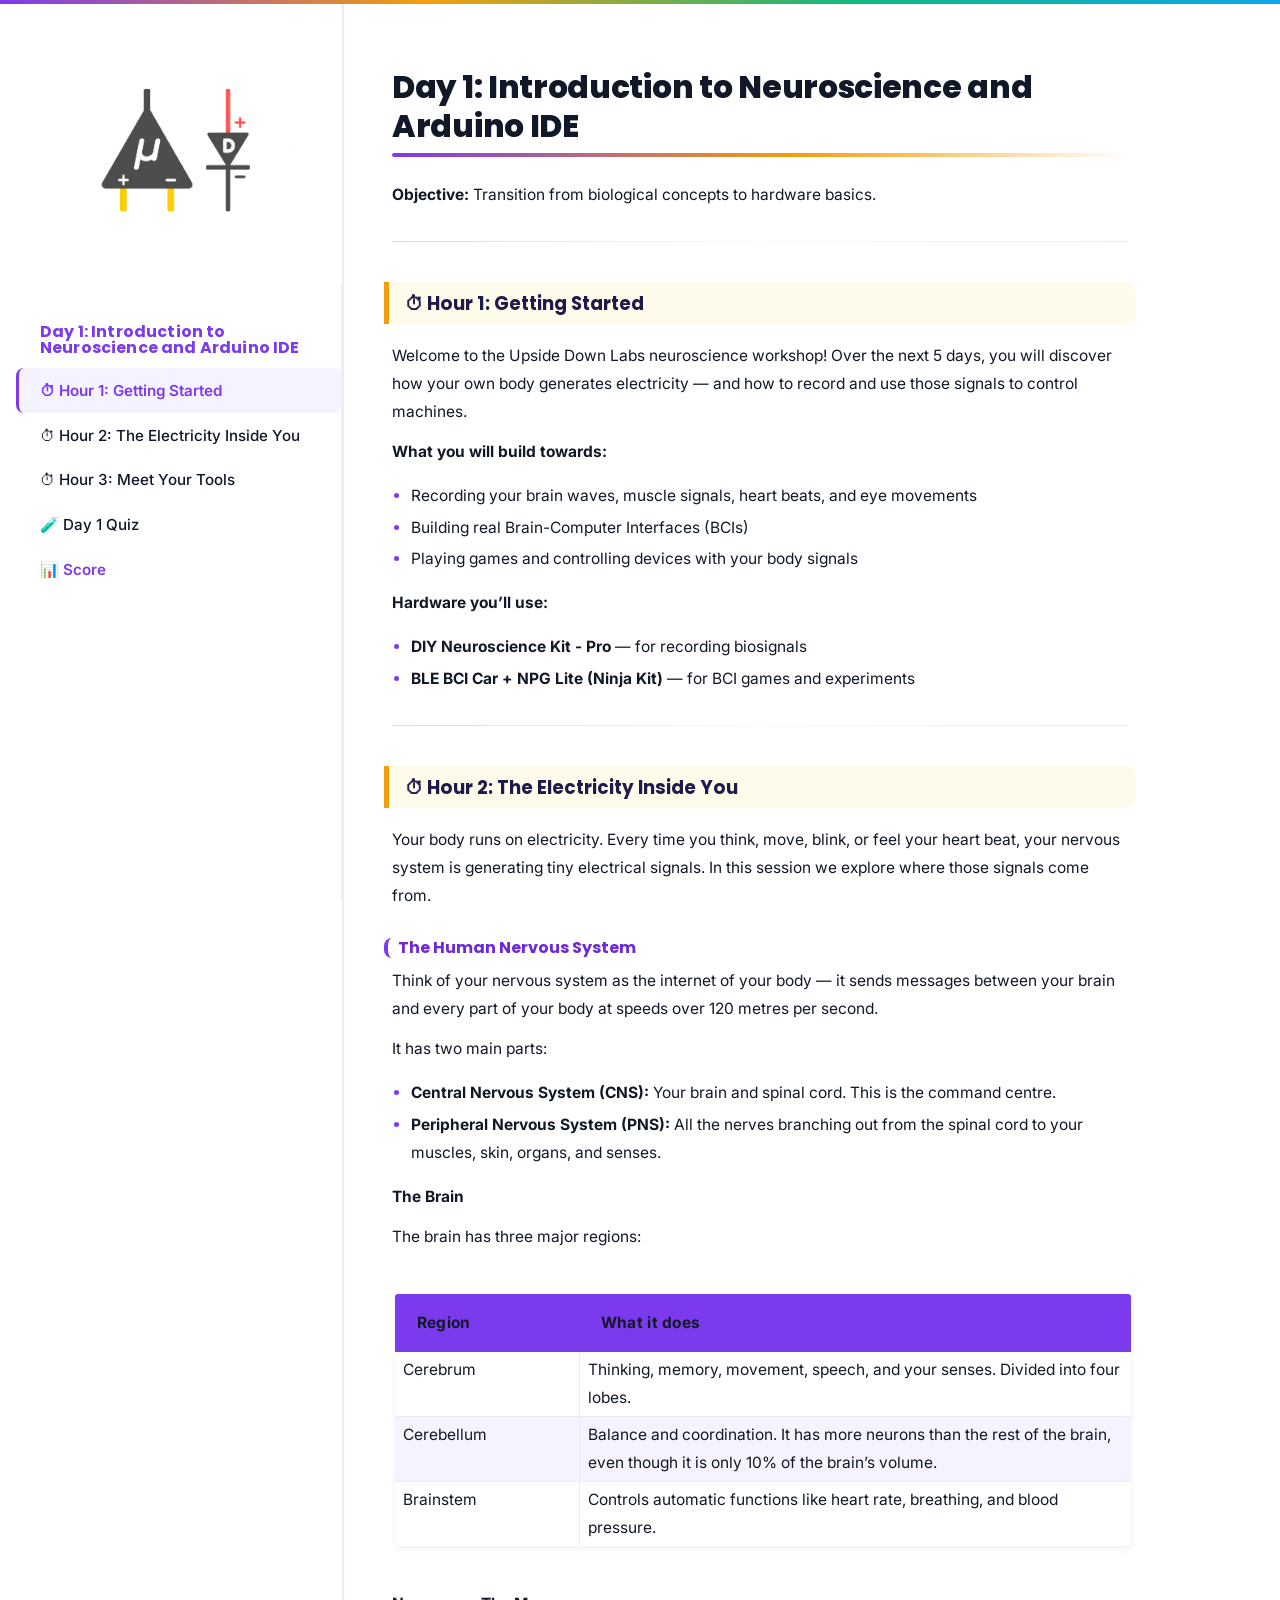
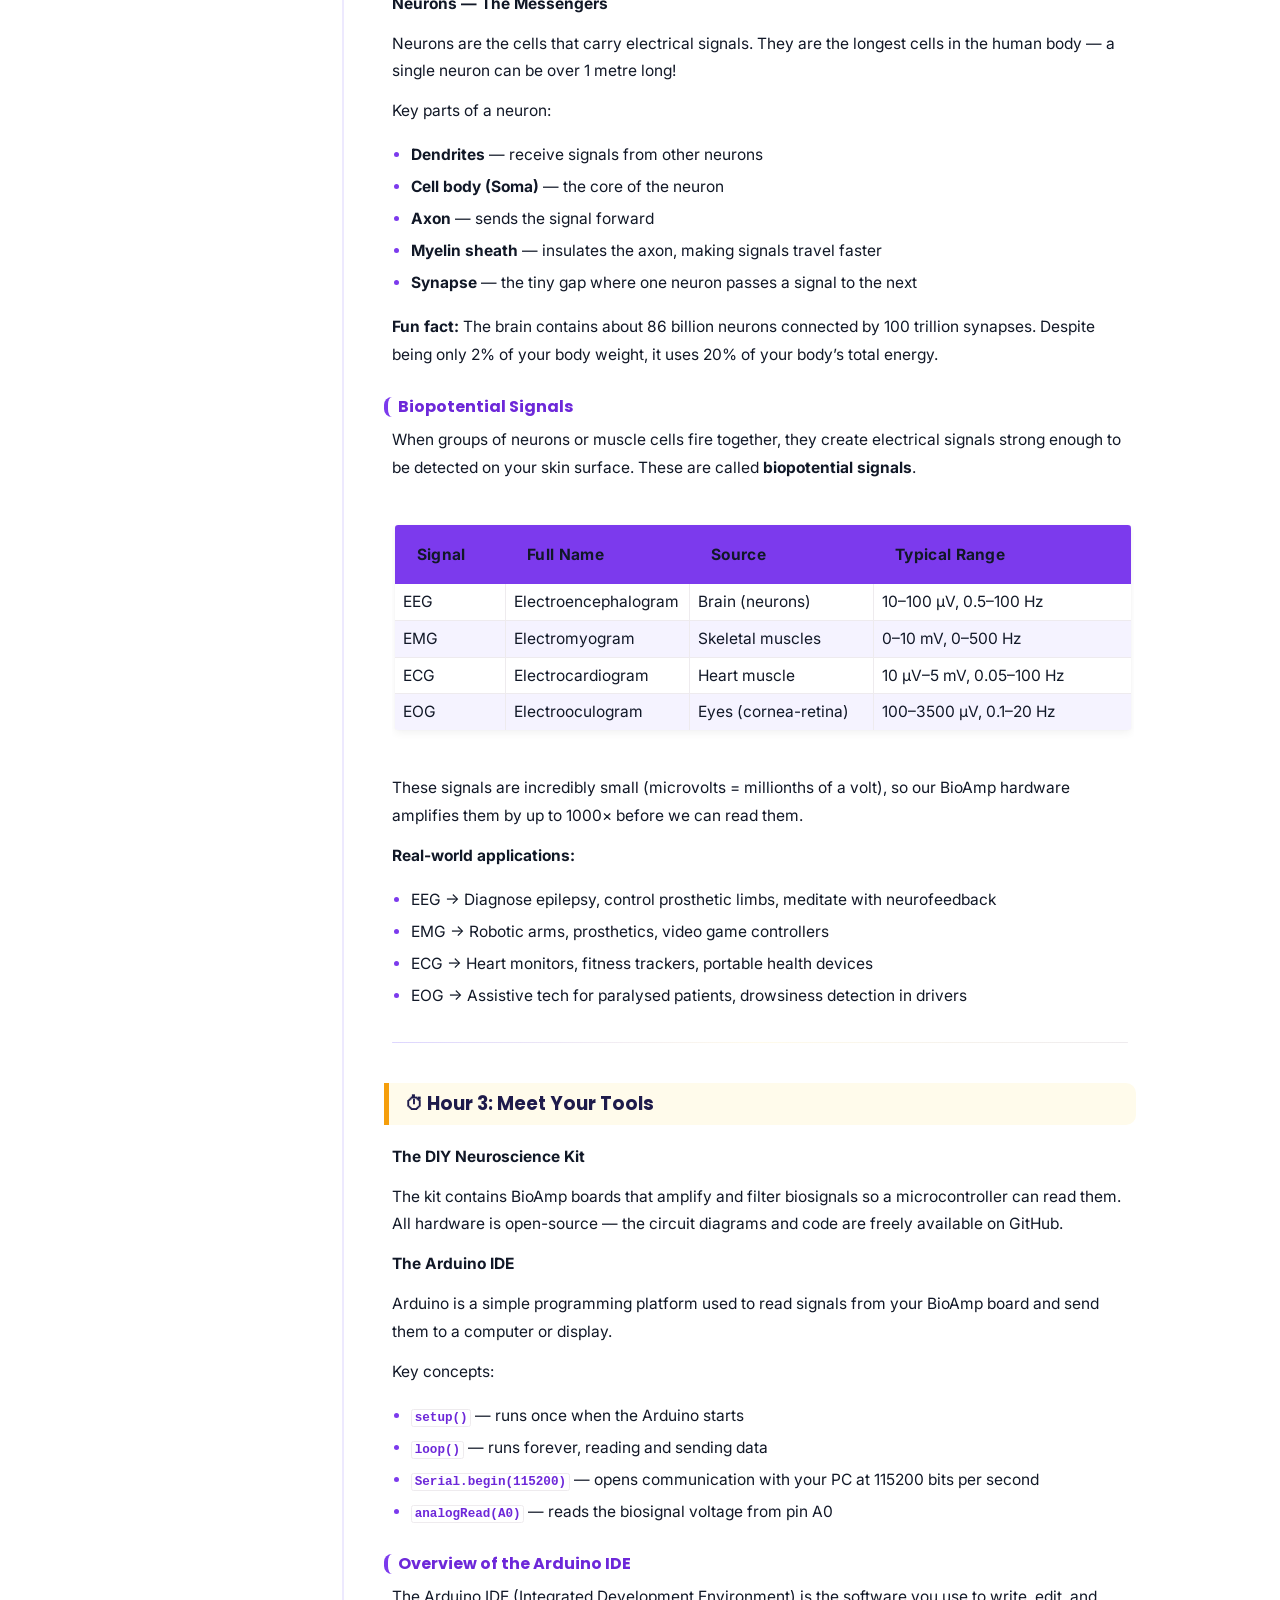
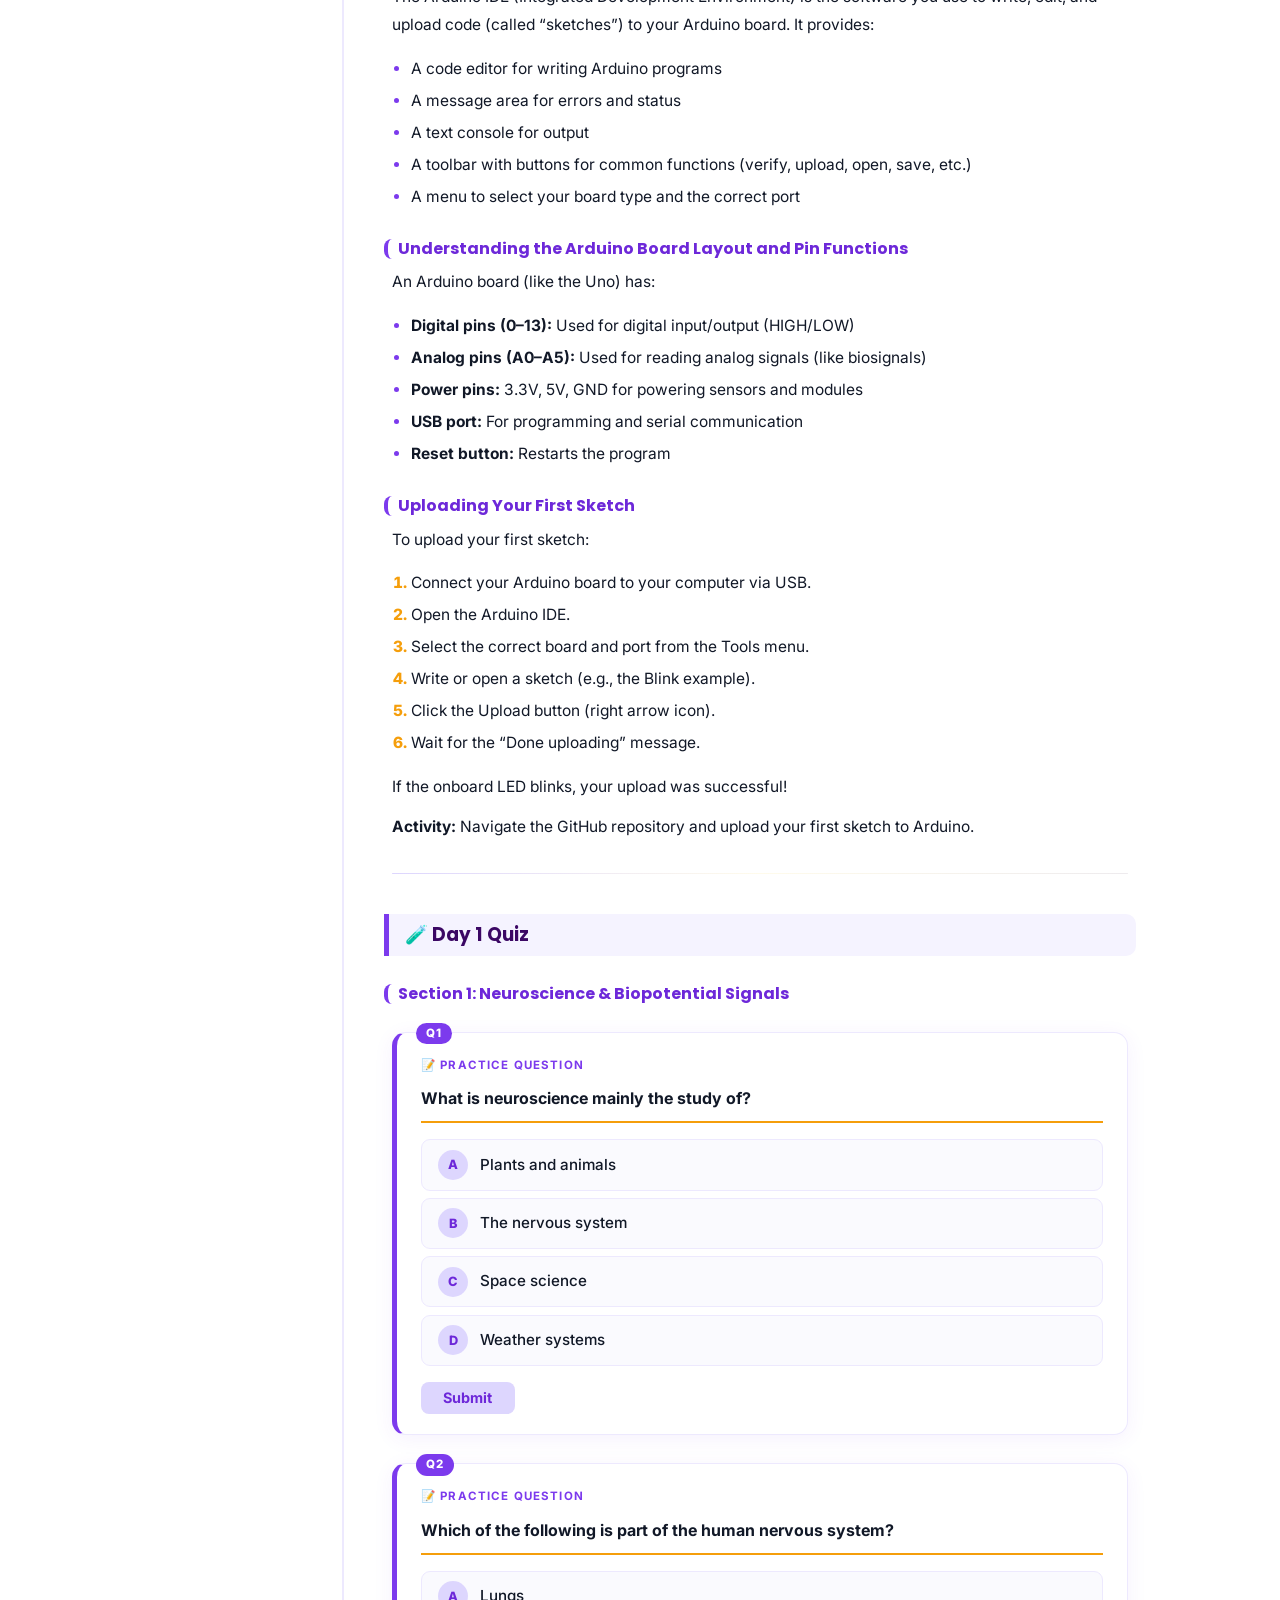
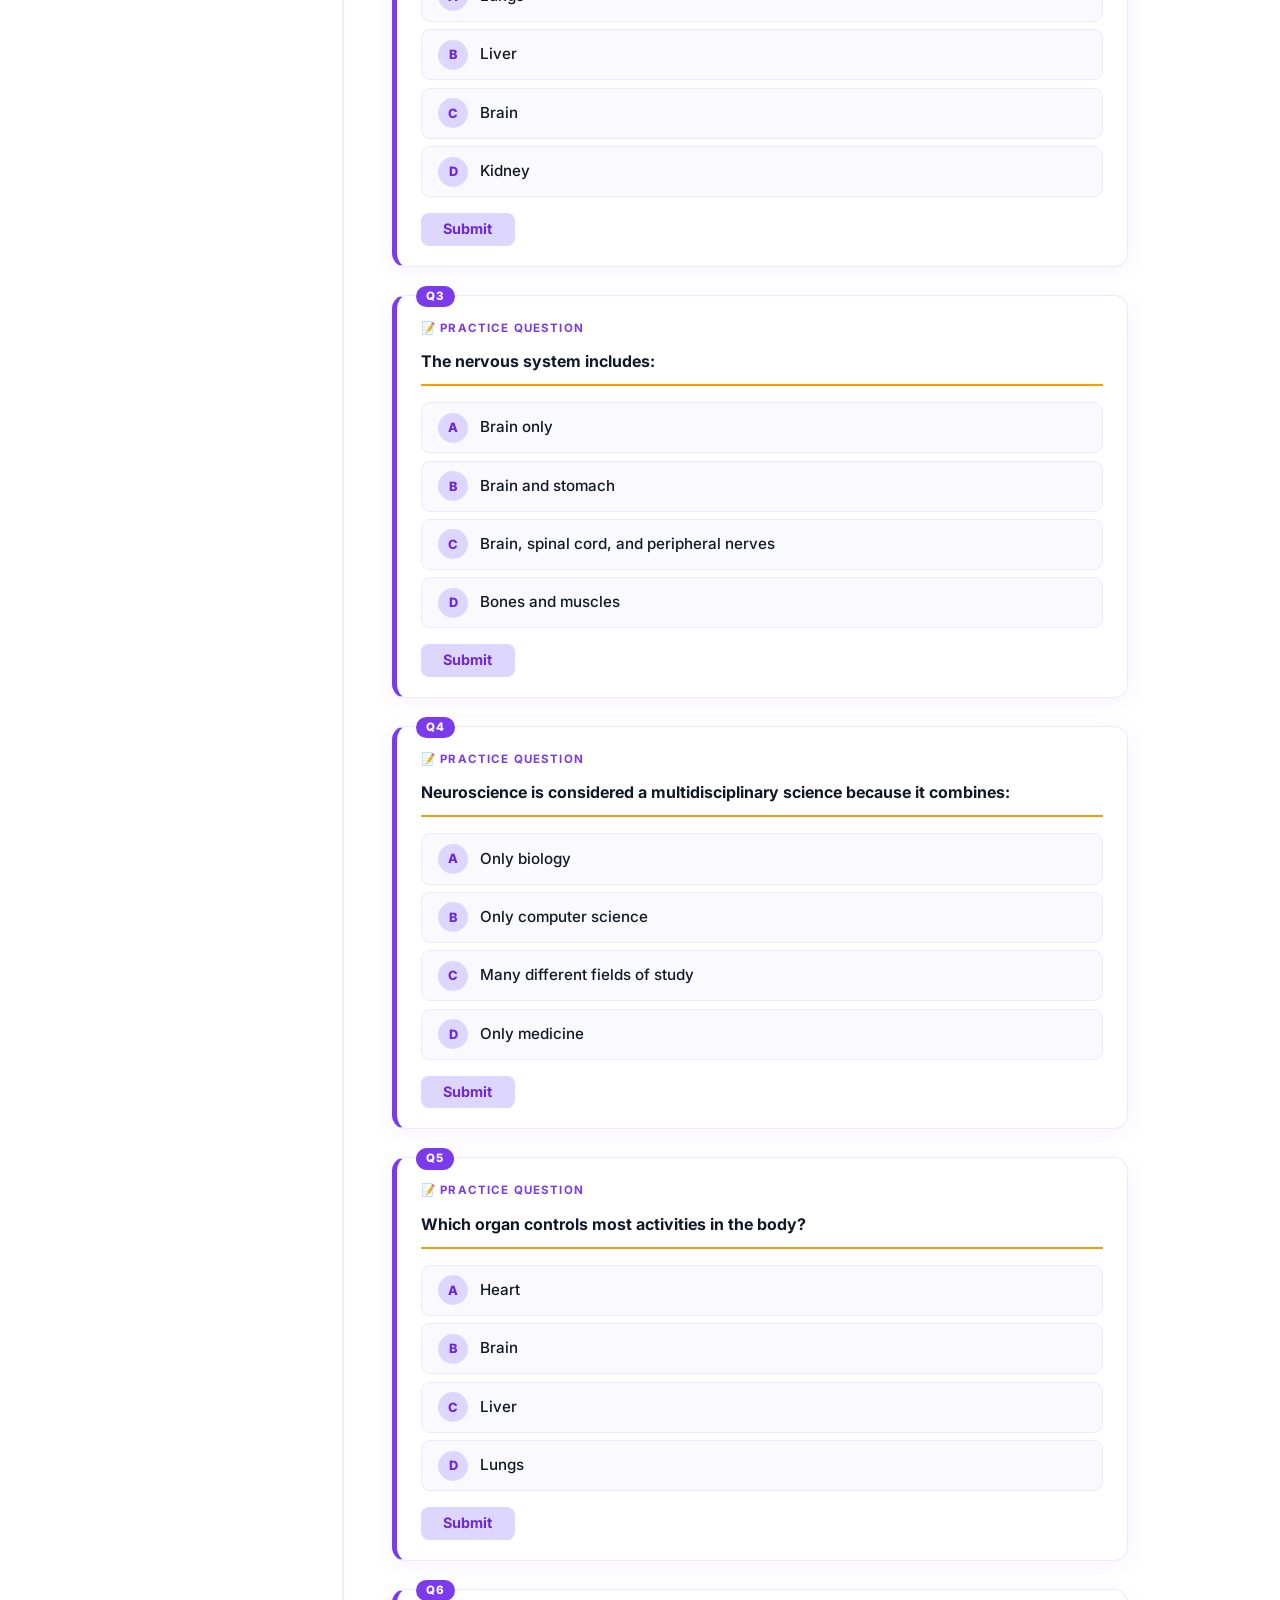
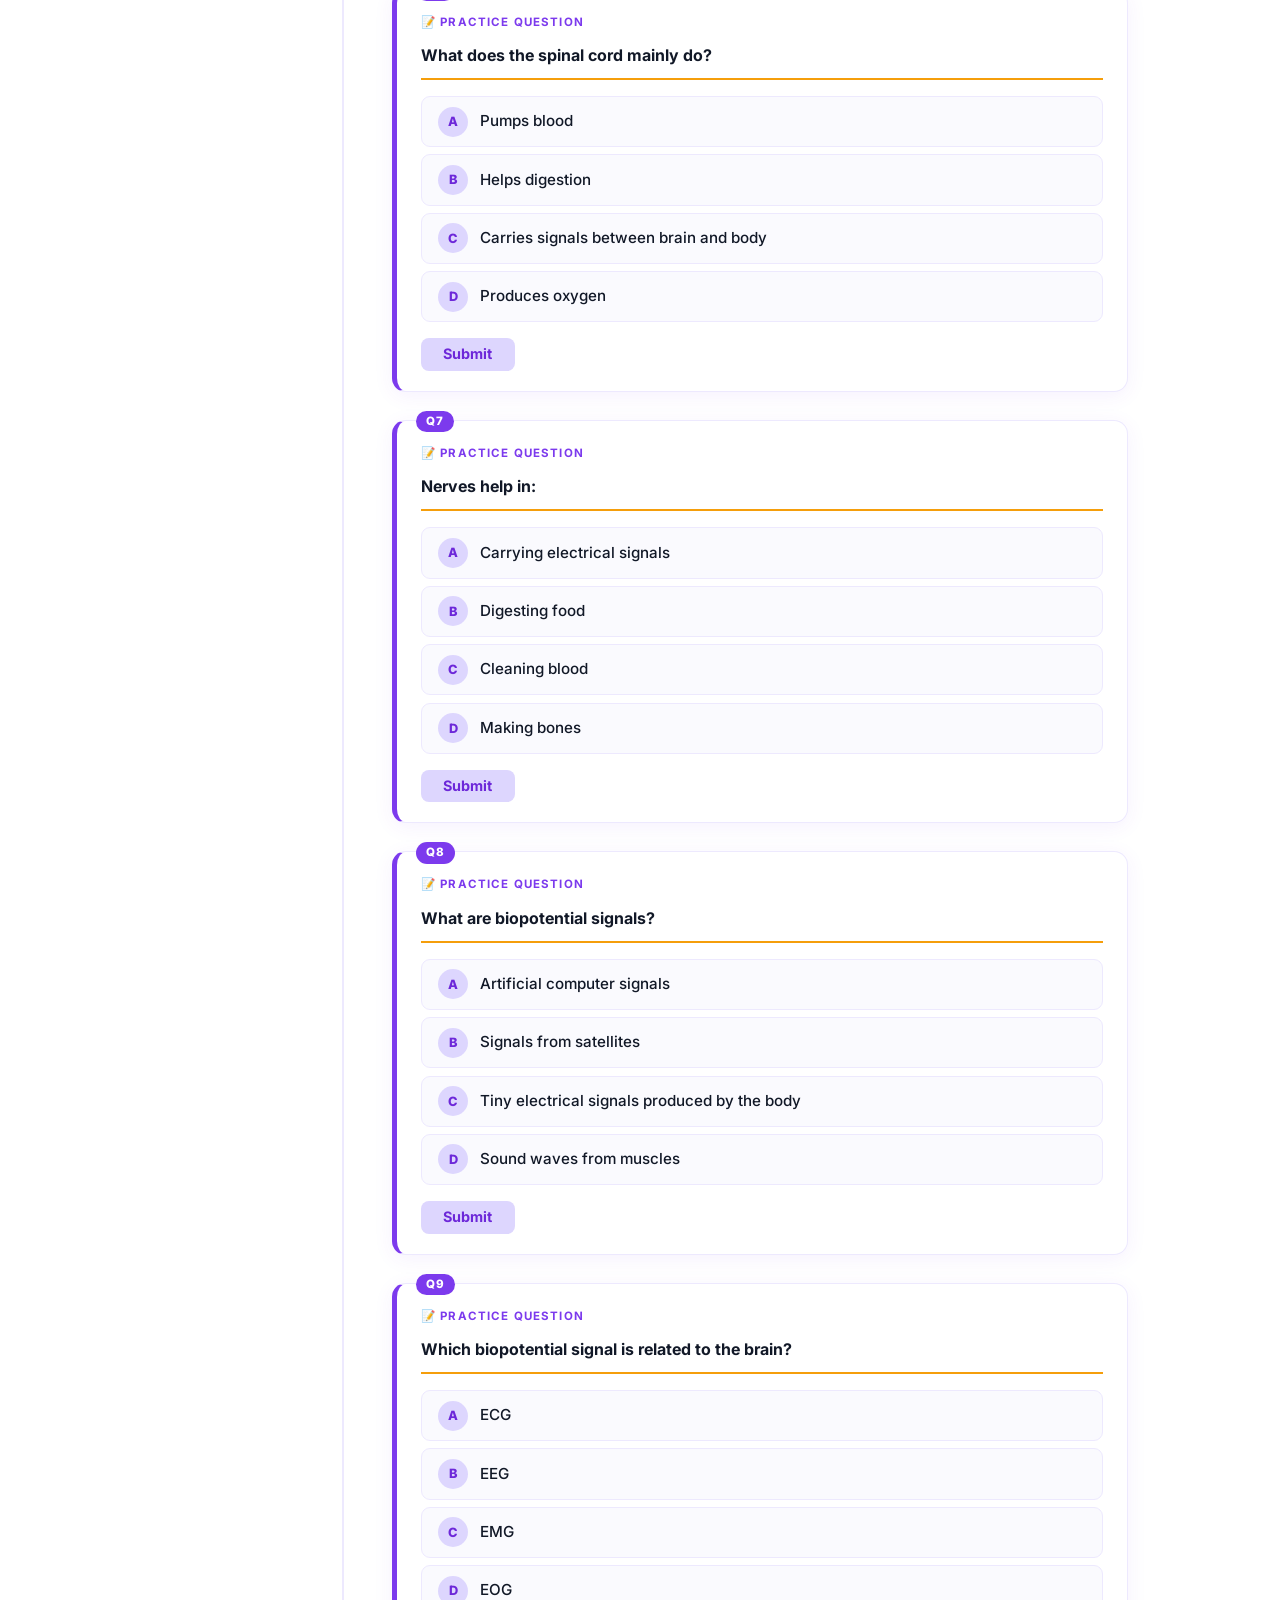
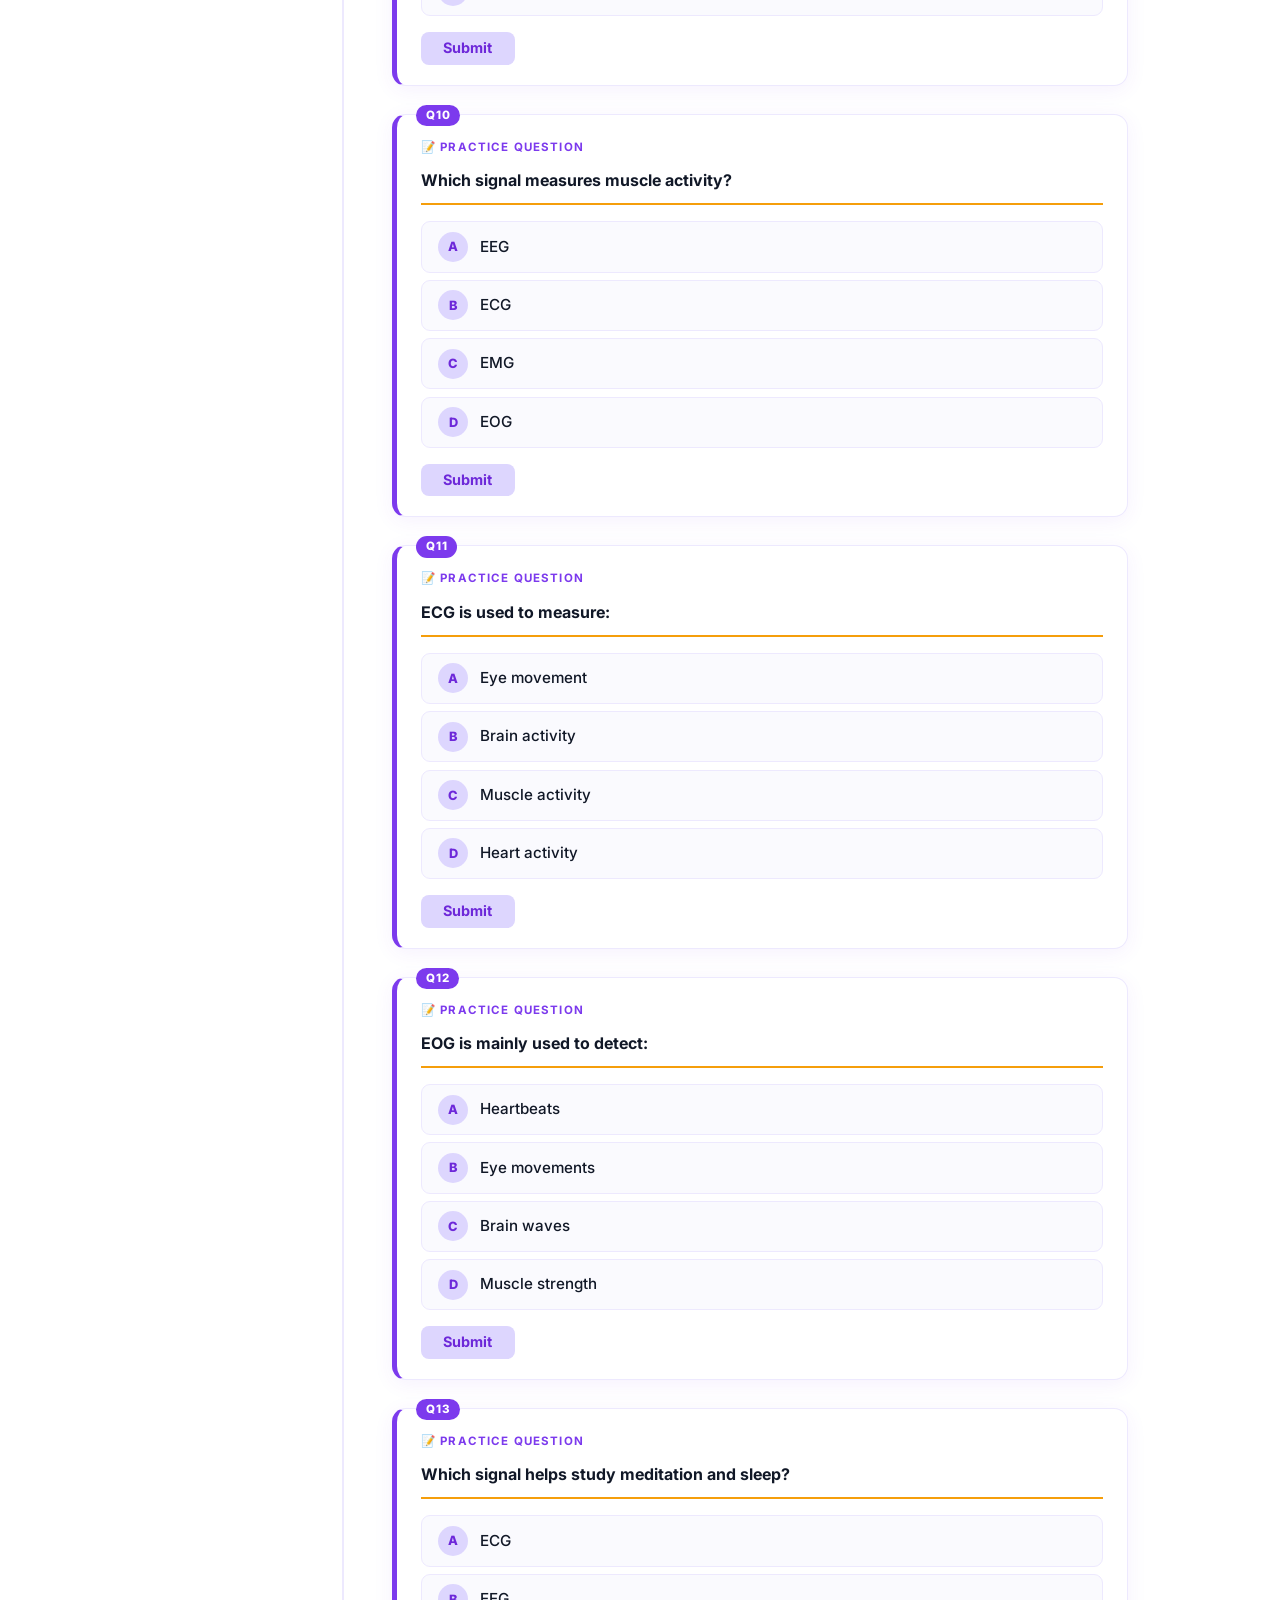
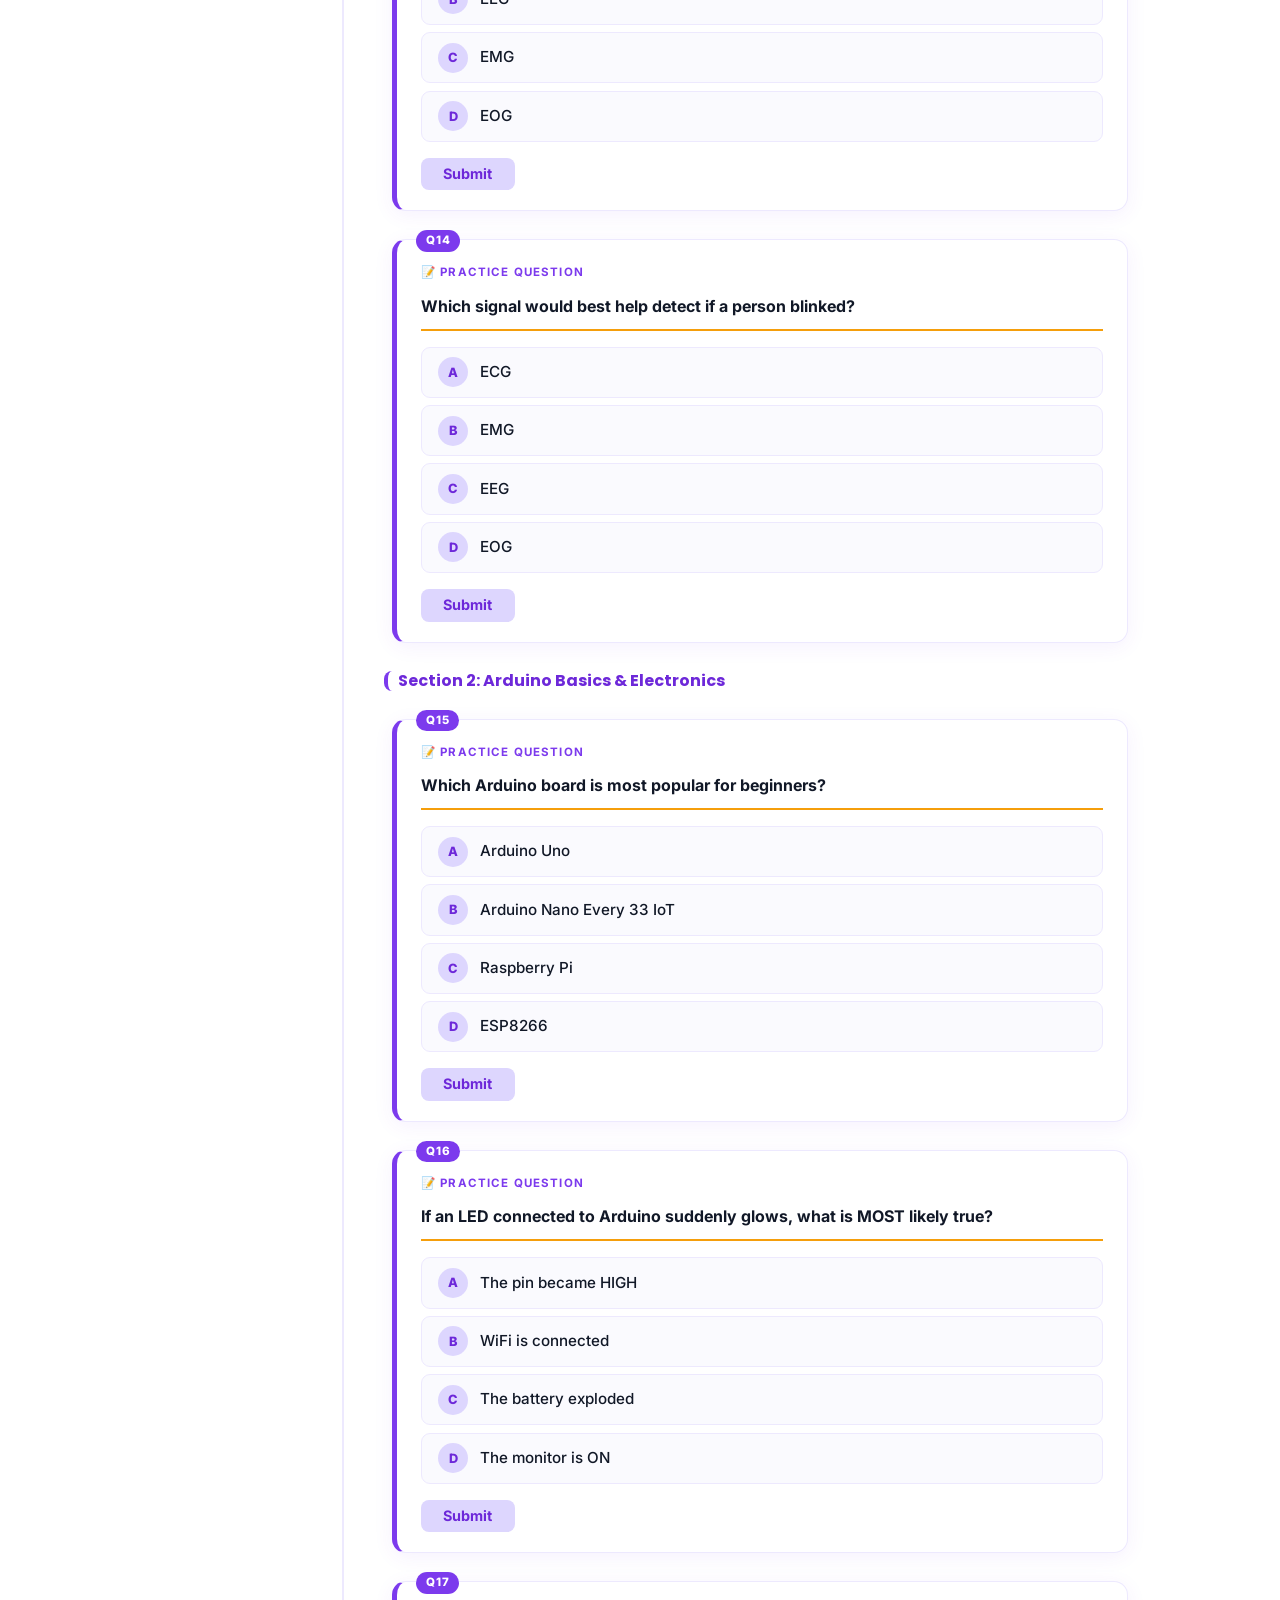
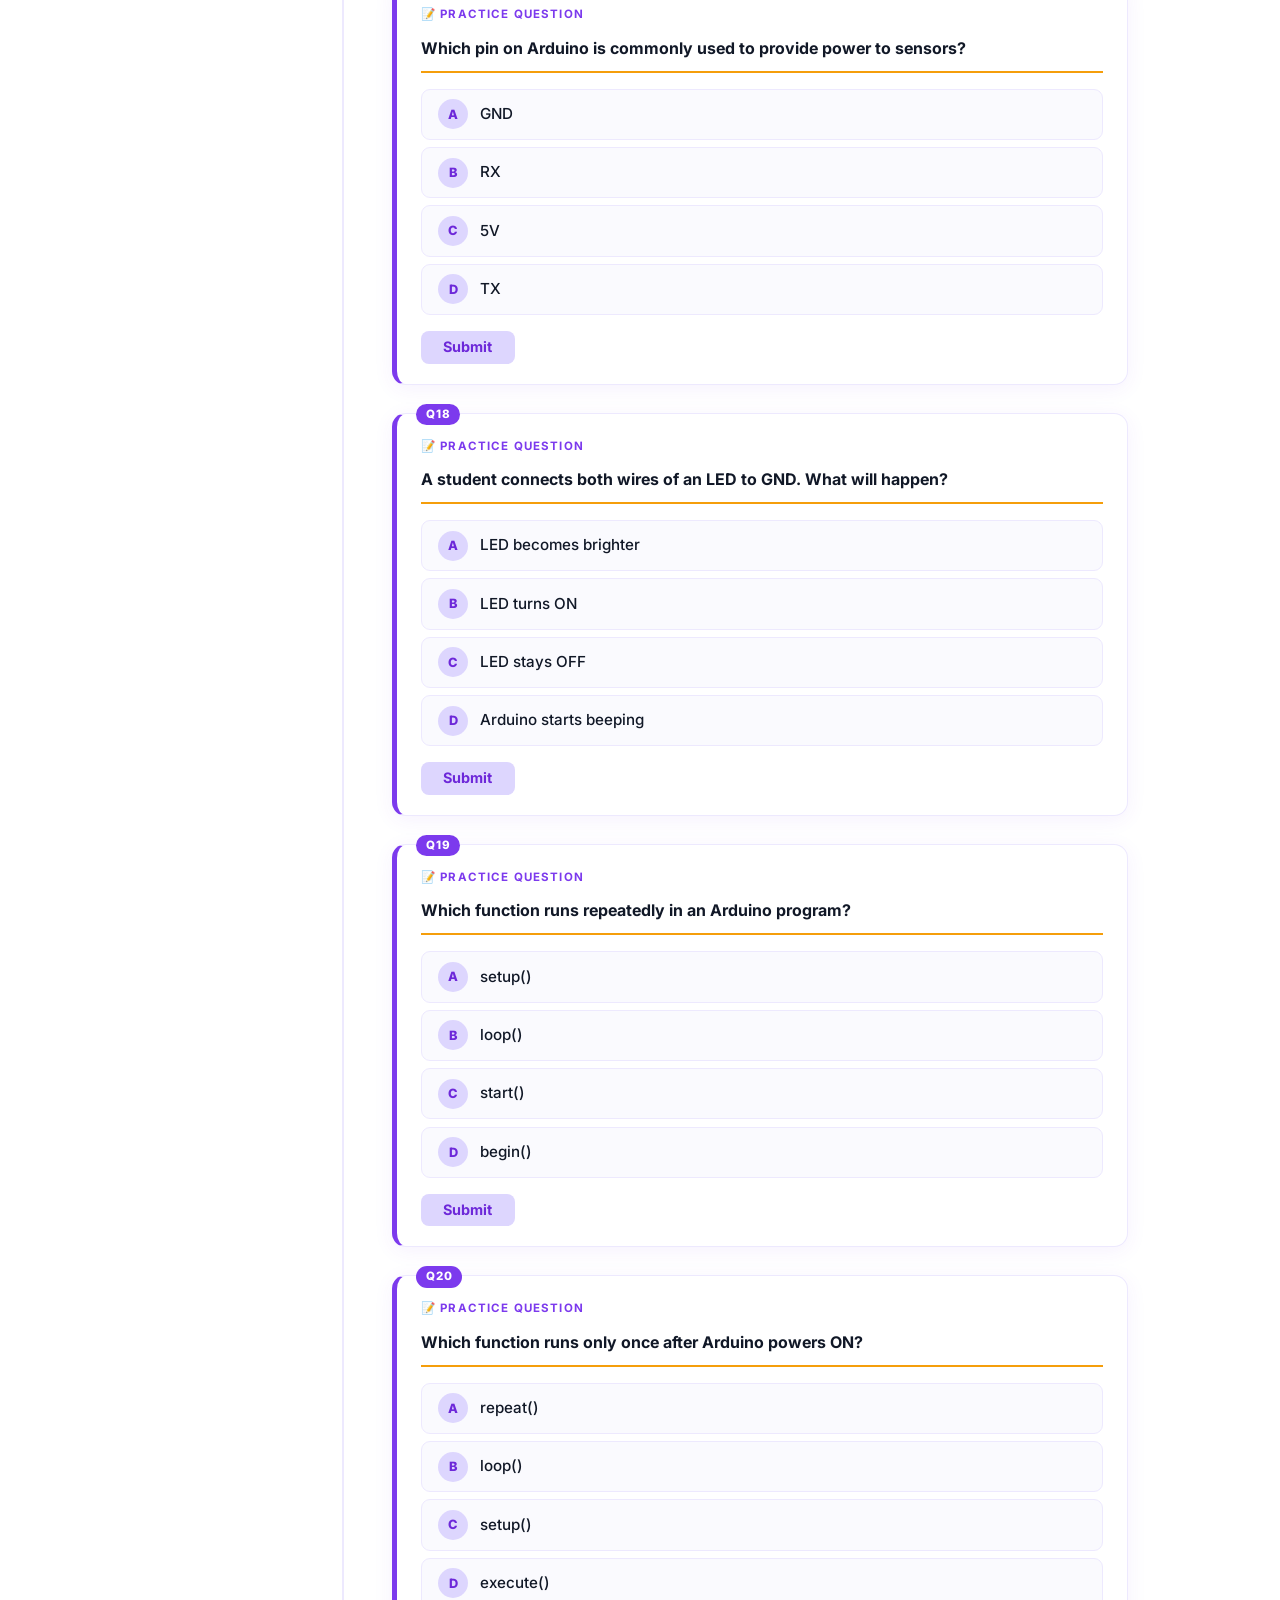
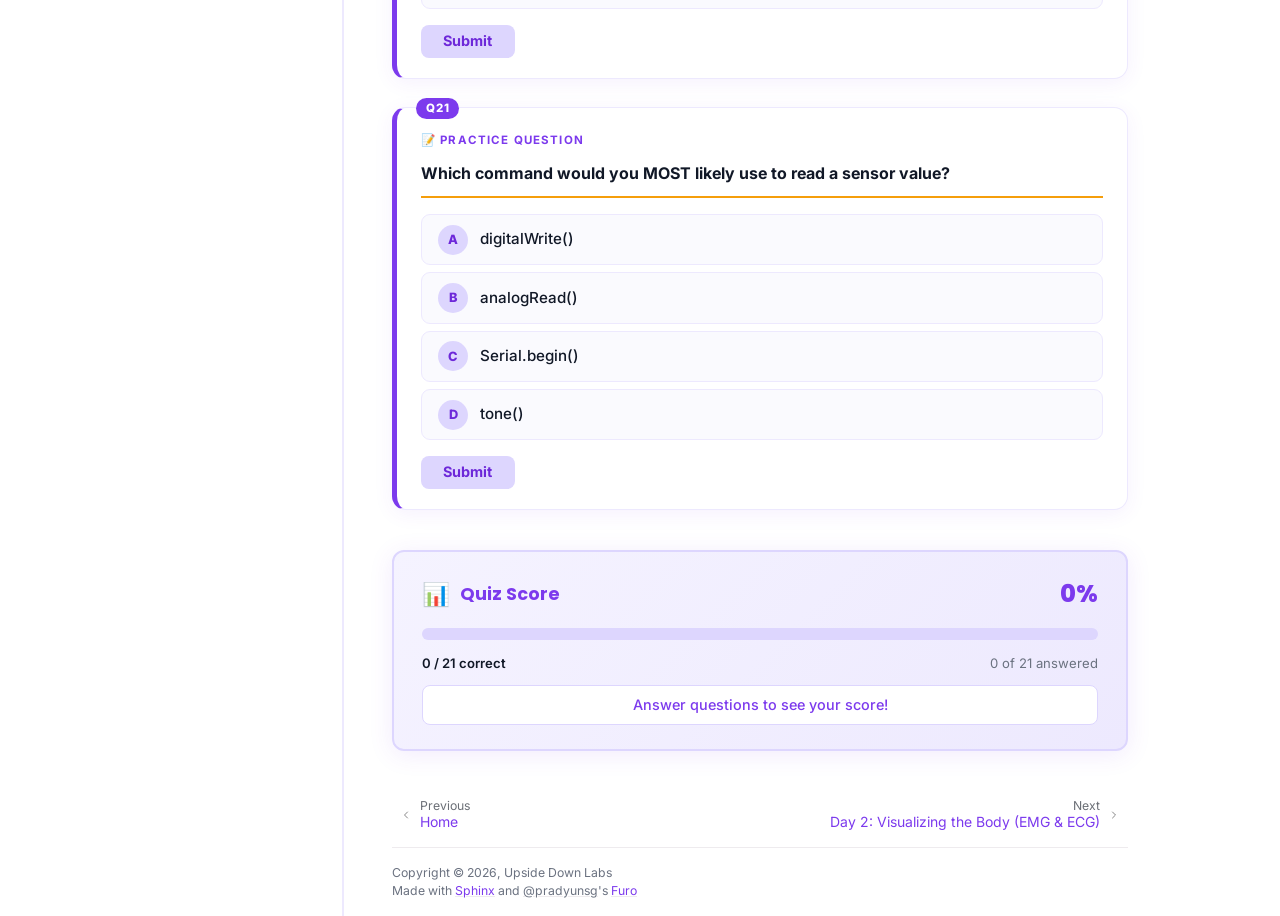
<file: docs/day1.html>
<!doctype html>
<html class="no-js" lang="en" data-content_root="../">
  <head><meta charset="utf-8">
    <meta name="viewport" content="width=device-width,initial-scale=1">
    <meta name="color-scheme" content="light dark"><meta name="viewport" content="width=device-width, initial-scale=1" />
<link rel="index" title="Index" href="../genindex.html"><link rel="search" title="Search" href="../search.html"><link rel="next" title="Day 2: Visualizing the Body (EMG &amp; ECG)" href="day2.html"><link rel="prev" title="Upside Down Labs" href="../index.html">
        <link rel="prefetch" href="../_static/UDL_logo_white.png" as="image">

    <link rel="shortcut icon" href="../_static/UDL_logo_white.png"><!-- Generated with Sphinx 9.1.0 and Furo 2025.12.19 -->
        <title>Day 1: Introduction to Neuroscience and Arduino IDE - Upside Down Labs</title>
      <link rel="stylesheet" type="text/css" href="../_static/pygments.css?v=d111a655" />
    <link rel="stylesheet" type="text/css" href="../_static/styles/furo.css?v=7bdb33bb" />
    <link rel="stylesheet" type="text/css" href="../_static/css/udl_custom.css?v=45bea5ae" />
    <link rel="stylesheet" type="text/css" href="../_static/styles/furo-extensions.css?v=8dab3a3b" />
    
    


<style>
  body {
    --color-code-background: #f2f2f2;
  --color-code-foreground: #1e1e1e;
  --color-brand-primary: #7c3aed;
  --color-brand-content: #7c3aed;
  --color-background-primary: #000000;
  --color-background-secondary: #ffffff;
  --color-foreground-primary: #111827;
  --color-foreground-secondary: #6b7280;
  --color-sidebar-background: #ffffff;
  --color-sidebar-background-border: #f3f0ff;
  --color-sidebar-brand-text: #111827;
  --color-sidebar-caption-text: #9ca3af;
  --color-sidebar-link-text: #374151;
  --color-sidebar-link-text--top-level: #111827;
  --color-sidebar-item-background--current: #f5f3ff;
  --color-sidebar-item-background--hover: #fafafa;
  --color-sidebar-search-background: #f9fafb;
  --color-sidebar-search-border-color: #d8b4fe;
  --color-sidebar-search-icon: #7c3aed;
  
  }
  @media not print {
    body[data-theme="dark"] {
      --color-code-background: #202020;
  --color-code-foreground: #d0d0d0;
  
    }
    @media (prefers-color-scheme: dark) {
      body:not([data-theme="light"]) {
        --color-code-background: #202020;
  --color-code-foreground: #d0d0d0;
  
      }
    }
  }
</style></head>
  <body>
    
    <script>
      document.body.dataset.theme = localStorage.getItem("theme") || "auto";
    </script>
    

<svg xmlns="http://www.w3.org/2000/svg" style="display: none;">
  <symbol id="svg-toc" viewBox="0 0 24 24">
    <title>Contents</title>
    <svg stroke="currentColor" fill="currentColor" stroke-width="0" viewBox="0 0 1024 1024">
      <path d="M408 442h480c4.4 0 8-3.6 8-8v-56c0-4.4-3.6-8-8-8H408c-4.4 0-8 3.6-8 8v56c0 4.4 3.6 8 8 8zm-8 204c0 4.4 3.6 8 8 8h480c4.4 0 8-3.6 8-8v-56c0-4.4-3.6-8-8-8H408c-4.4 0-8 3.6-8 8v56zm504-486H120c-4.4 0-8 3.6-8 8v56c0 4.4 3.6 8 8 8h784c4.4 0 8-3.6 8-8v-56c0-4.4-3.6-8-8-8zm0 632H120c-4.4 0-8 3.6-8 8v56c0 4.4 3.6 8 8 8h784c4.4 0 8-3.6 8-8v-56c0-4.4-3.6-8-8-8zM115.4 518.9L271.7 642c5.8 4.6 14.4.5 14.4-6.9V388.9c0-7.4-8.5-11.5-14.4-6.9L115.4 505.1a8.74 8.74 0 0 0 0 13.8z"/>
    </svg>
  </symbol>
  <symbol id="svg-menu" viewBox="0 0 24 24">
    <title>Menu</title>
    <svg xmlns="http://www.w3.org/2000/svg" viewBox="0 0 24 24" fill="none" stroke="currentColor"
      stroke-width="2" stroke-linecap="round" stroke-linejoin="round" class="feather-menu">
      <line x1="3" y1="12" x2="21" y2="12"></line>
      <line x1="3" y1="6" x2="21" y2="6"></line>
      <line x1="3" y1="18" x2="21" y2="18"></line>
    </svg>
  </symbol>
  <symbol id="svg-arrow-right" viewBox="0 0 24 24">
    <title>Expand</title>
    <svg xmlns="http://www.w3.org/2000/svg" viewBox="0 0 24 24" fill="none" stroke="currentColor"
      stroke-width="2" stroke-linecap="round" stroke-linejoin="round" class="feather-chevron-right">
      <polyline points="9 18 15 12 9 6"></polyline>
    </svg>
  </symbol>
  <symbol id="svg-sun" viewBox="0 0 24 24">
    <title>Light mode</title>
    <svg xmlns="http://www.w3.org/2000/svg" viewBox="0 0 24 24" fill="none" stroke="currentColor"
      stroke-width="1" stroke-linecap="round" stroke-linejoin="round" class="feather-sun">
      <circle cx="12" cy="12" r="5"></circle>
      <line x1="12" y1="1" x2="12" y2="3"></line>
      <line x1="12" y1="21" x2="12" y2="23"></line>
      <line x1="4.22" y1="4.22" x2="5.64" y2="5.64"></line>
      <line x1="18.36" y1="18.36" x2="19.78" y2="19.78"></line>
      <line x1="1" y1="12" x2="3" y2="12"></line>
      <line x1="21" y1="12" x2="23" y2="12"></line>
      <line x1="4.22" y1="19.78" x2="5.64" y2="18.36"></line>
      <line x1="18.36" y1="5.64" x2="19.78" y2="4.22"></line>
    </svg>
  </symbol>
  <symbol id="svg-moon" viewBox="0 0 24 24">
    <title>Dark mode</title>
    <svg xmlns="http://www.w3.org/2000/svg" viewBox="0 0 24 24" fill="none" stroke="currentColor"
      stroke-width="1" stroke-linecap="round" stroke-linejoin="round" class="icon-tabler-moon">
      <path stroke="none" d="M0 0h24v24H0z" fill="none" />
      <path d="M12 3c.132 0 .263 0 .393 0a7.5 7.5 0 0 0 7.92 12.446a9 9 0 1 1 -8.313 -12.454z" />
    </svg>
  </symbol>
  <symbol id="svg-sun-with-moon" viewBox="0 0 24 24">
    <title>Auto light/dark, in light mode</title>
    <svg xmlns="http://www.w3.org/2000/svg" viewBox="0 0 24 24" fill="none" stroke="currentColor"
      stroke-width="1" stroke-linecap="round" stroke-linejoin="round"
      class="icon-custom-derived-from-feather-sun-and-tabler-moon">
      <path style="opacity: 50%" d="M 5.411 14.504 C 5.471 14.504 5.532 14.504 5.591 14.504 C 3.639 16.319 4.383 19.569 6.931 20.352 C 7.693 20.586 8.512 20.551 9.25 20.252 C 8.023 23.207 4.056 23.725 2.11 21.184 C 0.166 18.642 1.702 14.949 4.874 14.536 C 5.051 14.512 5.231 14.5 5.411 14.5 L 5.411 14.504 Z"/>
      <line x1="14.5" y1="3.25" x2="14.5" y2="1.25"/>
      <line x1="14.5" y1="15.85" x2="14.5" y2="17.85"/>
      <line x1="10.044" y1="5.094" x2="8.63" y2="3.68"/>
      <line x1="19" y1="14.05" x2="20.414" y2="15.464"/>
      <line x1="8.2" y1="9.55" x2="6.2" y2="9.55"/>
      <line x1="20.8" y1="9.55" x2="22.8" y2="9.55"/>
      <line x1="10.044" y1="14.006" x2="8.63" y2="15.42"/>
      <line x1="19" y1="5.05" x2="20.414" y2="3.636"/>
      <circle cx="14.5" cy="9.55" r="3.6"/>
    </svg>
  </symbol>
  <symbol id="svg-moon-with-sun" viewBox="0 0 24 24">
    <title>Auto light/dark, in dark mode</title>
    <svg xmlns="http://www.w3.org/2000/svg" viewBox="0 0 24 24" fill="none" stroke="currentColor"
      stroke-width="1" stroke-linecap="round" stroke-linejoin="round"
      class="icon-custom-derived-from-feather-sun-and-tabler-moon">
      <path d="M 8.282 7.007 C 8.385 7.007 8.494 7.007 8.595 7.007 C 5.18 10.184 6.481 15.869 10.942 17.24 C 12.275 17.648 13.706 17.589 15 17.066 C 12.851 22.236 5.91 23.143 2.505 18.696 C -0.897 14.249 1.791 7.786 7.342 7.063 C 7.652 7.021 7.965 7 8.282 7 L 8.282 7.007 Z"/>
      <line style="opacity: 50%" x1="18" y1="3.705" x2="18" y2="2.5"/>
      <line style="opacity: 50%" x1="18" y1="11.295" x2="18" y2="12.5"/>
      <line style="opacity: 50%" x1="15.316" y1="4.816" x2="14.464" y2="3.964"/>
      <line style="opacity: 50%" x1="20.711" y1="10.212" x2="21.563" y2="11.063"/>
      <line style="opacity: 50%" x1="14.205" y1="7.5" x2="13.001" y2="7.5"/>
      <line style="opacity: 50%" x1="21.795" y1="7.5" x2="23" y2="7.5"/>
      <line style="opacity: 50%" x1="15.316" y1="10.184" x2="14.464" y2="11.036"/>
      <line style="opacity: 50%" x1="20.711" y1="4.789" x2="21.563" y2="3.937"/>
      <circle style="opacity: 50%" cx="18" cy="7.5" r="2.169"/>
    </svg>
  </symbol>
  <symbol id="svg-pencil" viewBox="0 0 24 24">
    <svg xmlns="http://www.w3.org/2000/svg" viewBox="0 0 24 24" fill="none" stroke="currentColor"
      stroke-width="1" stroke-linecap="round" stroke-linejoin="round" class="icon-tabler-pencil-code">
      <path d="M4 20h4l10.5 -10.5a2.828 2.828 0 1 0 -4 -4l-10.5 10.5v4" />
      <path d="M13.5 6.5l4 4" />
      <path d="M20 21l2 -2l-2 -2" />
      <path d="M17 17l-2 2l2 2" />
    </svg>
  </symbol>
  <symbol id="svg-eye" viewBox="0 0 24 24">
    <svg xmlns="http://www.w3.org/2000/svg" viewBox="0 0 24 24" fill="none" stroke="currentColor"
      stroke-width="1" stroke-linecap="round" stroke-linejoin="round" class="icon-tabler-eye-code">
      <path stroke="none" d="M0 0h24v24H0z" fill="none" />
      <path d="M10 12a2 2 0 1 0 4 0a2 2 0 0 0 -4 0" />
      <path
        d="M11.11 17.958c-3.209 -.307 -5.91 -2.293 -8.11 -5.958c2.4 -4 5.4 -6 9 -6c3.6 0 6.6 2 9 6c-.21 .352 -.427 .688 -.647 1.008" />
      <path d="M20 21l2 -2l-2 -2" />
      <path d="M17 17l-2 2l2 2" />
    </svg>
  </symbol>
</svg>

<input type="checkbox" class="sidebar-toggle" name="__navigation" id="__navigation" aria-label="Toggle site navigation sidebar">
<input type="checkbox" class="sidebar-toggle" name="__toc" id="__toc" aria-label="Toggle table of contents sidebar">
<label class="overlay sidebar-overlay" for="__navigation"></label>
<label class="overlay toc-overlay" for="__toc"></label>

<a class="skip-to-content muted-link" href="#furo-main-content">Skip to content</a>



<div class="page">
  <header class="mobile-header">
    <div class="header-left">
      <label class="nav-overlay-icon" for="__navigation">
        <span class="icon"><svg><use href="#svg-menu"></use></svg></span>
      </label>
    </div>
    <div class="header-center">
      <a href="../index.html"><div class="brand">Upside Down Labs</div></a>
    </div>
    <div class="header-right">
      <div class="theme-toggle-container theme-toggle-header">
        <button class="theme-toggle" aria-label="Toggle Light / Dark / Auto color theme">
          <svg class="theme-icon-when-auto-light"><use href="#svg-sun-with-moon"></use></svg>
          <svg class="theme-icon-when-auto-dark"><use href="#svg-moon-with-sun"></use></svg>
          <svg class="theme-icon-when-dark"><use href="#svg-moon"></use></svg>
          <svg class="theme-icon-when-light"><use href="#svg-sun"></use></svg>
        </button>
      </div>
      <label class="toc-overlay-icon toc-header-icon" for="__toc">
        <span class="icon"><svg><use href="#svg-toc"></use></svg></span>
      </label>
    </div>
  </header>
  <aside class="sidebar-drawer">
    <div class="sidebar-container">
      
      <div class="sidebar-sticky"><a class="sidebar-brand" href="../index.html">
  <div class="sidebar-logo-container">
    <img class="sidebar-logo" src="../_static/UDL_logo_white.png" alt="Logo"/>
  </div>
  
  
</a><form class="sidebar-search-container" method="get" action="../search.html" role="search">
  <input class="sidebar-search" placeholder="Search" name="q" aria-label="Search">
  <input type="hidden" name="check_keywords" value="yes">
  <input type="hidden" name="area" value="default">
</form>
<div id="searchbox"></div><div class="sidebar-scroll"><div class="sidebar-tree">
  <ul class="current">
<li class="toctree-l1 current current-page"><a class="current reference internal" href="#">Day 1: Introduction to Neuroscience and Arduino IDE</a></li>
<li class="toctree-l1"><a class="reference internal" href="day2.html">Day 2: Visualizing the Body (EMG &amp; ECG)</a></li>
<li class="toctree-l1"><a class="reference internal" href="day3.html">Day 3: The Power of Sight &amp; Mind (EOG &amp; EEG)</a></li>
<li class="toctree-l1"><a class="reference internal" href="day4.html">Day 4: Gaming in the Field of HCI and BCI</a></li>
<li class="toctree-l1"><a class="reference internal" href="day5.html">Day 5: Advanced HCI/BCI, Research and Applications</a></li>
</ul>

</div>
</div>

      </div>
      
    </div>
  </aside>
  <div class="main">
    <div class="content">
      <div class="article-container">
        <a href="#" class="back-to-top muted-link">
          <svg xmlns="http://www.w3.org/2000/svg" viewBox="0 0 24 24">
            <path d="M13 20h-2V8l-5.5 5.5-1.42-1.42L12 4.16l7.92 7.92-1.42 1.42L13 8v12z"></path>
          </svg>
          <span>Back to top</span>
        </a>
        <div class="content-icon-container">
          <div class="view-this-page">
  <a class="muted-link" href="../_sources/docs/day1.rst.txt" title="View this page">
    <svg><use href="#svg-eye"></use></svg>
    <span class="visually-hidden">View this page</span>
  </a>
</div>
<div class="theme-toggle-container theme-toggle-content">
            <button class="theme-toggle" aria-label="Toggle Light / Dark / Auto color theme">
              <svg class="theme-icon-when-auto-light"><use href="#svg-sun-with-moon"></use></svg>
              <svg class="theme-icon-when-auto-dark"><use href="#svg-moon-with-sun"></use></svg>
              <svg class="theme-icon-when-dark"><use href="#svg-moon"></use></svg>
              <svg class="theme-icon-when-light"><use href="#svg-sun"></use></svg>
            </button>
          </div>
          <label class="toc-overlay-icon toc-content-icon" for="__toc">
            <span class="icon"><svg><use href="#svg-toc"></use></svg></span>
          </label>
        </div>
        <article role="main" id="furo-main-content">
          <section id="day-1-introduction-to-neuroscience-and-arduino-ide">
<h1>Day 1: Introduction to Neuroscience and Arduino IDE<a class="headerlink" href="#day-1-introduction-to-neuroscience-and-arduino-ide" title="Link to this heading">¶</a></h1>
<p><strong>Objective:</strong> Transition from biological concepts to hardware basics.</p>
<hr class="docutils" />
<section id="hour-1-getting-started">
<h2>Hour 1: Getting Started<a class="headerlink" href="#hour-1-getting-started" title="Link to this heading">¶</a></h2>
<p>Welcome to the Upside Down Labs neuroscience workshop! Over the next 5 days, you will
discover how your own body generates electricity — and how to record and use those signals
to control machines.</p>
<p><strong>What you will build towards:</strong></p>
<ul class="simple">
<li><p>Recording your brain waves, muscle signals, heart beats, and eye movements</p></li>
<li><p>Building real Brain-Computer Interfaces (BCIs)</p></li>
<li><p>Playing games and controlling devices with your body signals</p></li>
</ul>
<p><strong>Hardware you’ll use:</strong></p>
<ul class="simple">
<li><p><strong>DIY Neuroscience Kit - Pro</strong> — for recording biosignals</p></li>
<li><p><strong>BLE BCI Car + NPG Lite (Ninja Kit)</strong> — for BCI games and experiments</p></li>
</ul>
</section>
<hr class="docutils" />
<section id="hour-2-the-electricity-inside-you">
<h2>Hour 2: The Electricity Inside You<a class="headerlink" href="#hour-2-the-electricity-inside-you" title="Link to this heading">¶</a></h2>
<p>Your body runs on electricity. Every time you think, move, blink, or feel your heart beat,
your nervous system is generating tiny electrical signals. In this session we explore where
those signals come from.</p>
<section id="the-human-nervous-system">
<h3>The Human Nervous System<a class="headerlink" href="#the-human-nervous-system" title="Link to this heading">¶</a></h3>
<p>Think of your nervous system as the internet of your body — it sends messages between your
brain and every part of your body at speeds over 120 metres per second.</p>
<p>It has two main parts:</p>
<ul class="simple">
<li><p><strong>Central Nervous System (CNS):</strong> Your brain and spinal cord. This is the command centre.</p></li>
<li><p><strong>Peripheral Nervous System (PNS):</strong> All the nerves branching out from the spinal cord to
your muscles, skin, organs, and senses.</p></li>
</ul>
<p><strong>The Brain</strong></p>
<p>The brain has three major regions:</p>
<div class="table-wrapper colwidths-given docutils container">
<table class="docutils align-default">
<colgroup>
<col style="width: 25.0%" />
<col style="width: 75.0%" />
</colgroup>
<thead>
<tr class="row-odd"><th class="head"><p>Region</p></th>
<th class="head"><p>What it does</p></th>
</tr>
</thead>
<tbody>
<tr class="row-even"><td><p>Cerebrum</p></td>
<td><p>Thinking, memory, movement, speech, and your senses. Divided into four lobes.</p></td>
</tr>
<tr class="row-odd"><td><p>Cerebellum</p></td>
<td><p>Balance and coordination. It has more neurons than the rest of the brain, even though
it is only 10% of the brain’s volume.</p></td>
</tr>
<tr class="row-even"><td><p>Brainstem</p></td>
<td><p>Controls automatic functions like heart rate, breathing, and blood pressure.</p></td>
</tr>
</tbody>
</table>
</div>
<p><strong>Neurons — The Messengers</strong></p>
<p>Neurons are the cells that carry electrical signals. They are the longest cells in the human
body — a single neuron can be over 1 metre long!</p>
<p>Key parts of a neuron:</p>
<ul class="simple">
<li><p><strong>Dendrites</strong> — receive signals from other neurons</p></li>
<li><p><strong>Cell body (Soma)</strong> — the core of the neuron</p></li>
<li><p><strong>Axon</strong> — sends the signal forward</p></li>
<li><p><strong>Myelin sheath</strong> — insulates the axon, making signals travel faster</p></li>
<li><p><strong>Synapse</strong> — the tiny gap where one neuron passes a signal to the next</p></li>
</ul>
<p><strong>Fun fact:</strong> The brain contains about 86 billion neurons connected by 100 trillion synapses.
Despite being only 2% of your body weight, it uses 20% of your body’s total energy.</p>
</section>
<section id="biopotential-signals">
<h3>Biopotential Signals<a class="headerlink" href="#biopotential-signals" title="Link to this heading">¶</a></h3>
<p>When groups of neurons or muscle cells fire together, they create electrical signals
strong enough to be detected on your skin surface. These are called <strong>biopotential signals</strong>.</p>
<div class="table-wrapper colwidths-given docutils container">
<table class="docutils align-default">
<colgroup>
<col style="width: 15.0%" />
<col style="width: 25.0%" />
<col style="width: 25.0%" />
<col style="width: 35.0%" />
</colgroup>
<thead>
<tr class="row-odd"><th class="head"><p>Signal</p></th>
<th class="head"><p>Full Name</p></th>
<th class="head"><p>Source</p></th>
<th class="head"><p>Typical Range</p></th>
</tr>
</thead>
<tbody>
<tr class="row-even"><td><p>EEG</p></td>
<td><p>Electroencephalogram</p></td>
<td><p>Brain (neurons)</p></td>
<td><p>10–100 µV, 0.5–100 Hz</p></td>
</tr>
<tr class="row-odd"><td><p>EMG</p></td>
<td><p>Electromyogram</p></td>
<td><p>Skeletal muscles</p></td>
<td><p>0–10 mV, 0–500 Hz</p></td>
</tr>
<tr class="row-even"><td><p>ECG</p></td>
<td><p>Electrocardiogram</p></td>
<td><p>Heart muscle</p></td>
<td><p>10 µV–5 mV, 0.05–100 Hz</p></td>
</tr>
<tr class="row-odd"><td><p>EOG</p></td>
<td><p>Electrooculogram</p></td>
<td><p>Eyes (cornea-retina)</p></td>
<td><p>100–3500 µV, 0.1–20 Hz</p></td>
</tr>
</tbody>
</table>
</div>
<p>These signals are incredibly small (microvolts = millionths of a volt), so our BioAmp
hardware amplifies them by up to 1000× before we can read them.</p>
<p><strong>Real-world applications:</strong></p>
<ul class="simple">
<li><p>EEG → Diagnose epilepsy, control prosthetic limbs, meditate with neurofeedback</p></li>
<li><p>EMG → Robotic arms, prosthetics, video game controllers</p></li>
<li><p>ECG → Heart monitors, fitness trackers, portable health devices</p></li>
<li><p>EOG → Assistive tech for paralysed patients, drowsiness detection in drivers</p></li>
</ul>
</section>
</section>
<hr class="docutils" />
<section id="hour-3-meet-your-tools">
<h2>Hour 3: Meet Your Tools<a class="headerlink" href="#hour-3-meet-your-tools" title="Link to this heading">¶</a></h2>
<p><strong>The DIY Neuroscience Kit</strong></p>
<p>The kit contains BioAmp boards that amplify and filter biosignals so a microcontroller
can read them. All hardware is open-source — the circuit diagrams and code are freely
available on GitHub.</p>
<p><strong>The Arduino IDE</strong></p>
<p>Arduino is a simple programming platform used to read signals from your BioAmp board and
send them to a computer or display.</p>
<p>Key concepts:</p>
<ul class="simple">
<li><p><code class="docutils literal notranslate"><span class="pre">setup()</span></code> — runs once when the Arduino starts</p></li>
<li><p><code class="docutils literal notranslate"><span class="pre">loop()</span></code> — runs forever, reading and sending data</p></li>
<li><p><code class="docutils literal notranslate"><span class="pre">Serial.begin(115200)</span></code> — opens communication with your PC at 115200 bits per second</p></li>
<li><p><code class="docutils literal notranslate"><span class="pre">analogRead(A0)</span></code> — reads the biosignal voltage from pin A0</p></li>
</ul>
<section id="overview-of-the-arduino-ide">
<h3>Overview of the Arduino IDE<a class="headerlink" href="#overview-of-the-arduino-ide" title="Link to this heading">¶</a></h3>
<p>The Arduino IDE (Integrated Development Environment) is the software you use to write, edit, and upload code (called “sketches”) to your Arduino board. It provides:</p>
<ul class="simple">
<li><p>A code editor for writing Arduino programs</p></li>
<li><p>A message area for errors and status</p></li>
<li><p>A text console for output</p></li>
<li><p>A toolbar with buttons for common functions (verify, upload, open, save, etc.)</p></li>
<li><p>A menu to select your board type and the correct port</p></li>
</ul>
</section>
<section id="understanding-the-arduino-board-layout-and-pin-functions">
<h3>Understanding the Arduino Board Layout and Pin Functions<a class="headerlink" href="#understanding-the-arduino-board-layout-and-pin-functions" title="Link to this heading">¶</a></h3>
<p>An Arduino board (like the Uno) has:</p>
<ul class="simple">
<li><p><strong>Digital pins (0–13):</strong> Used for digital input/output (HIGH/LOW)</p></li>
<li><p><strong>Analog pins (A0–A5):</strong> Used for reading analog signals (like biosignals)</p></li>
<li><p><strong>Power pins:</strong> 3.3V, 5V, GND for powering sensors and modules</p></li>
<li><p><strong>USB port:</strong> For programming and serial communication</p></li>
<li><p><strong>Reset button:</strong> Restarts the program</p></li>
</ul>
</section>
<section id="uploading-your-first-sketch">
<h3>Uploading Your First Sketch<a class="headerlink" href="#uploading-your-first-sketch" title="Link to this heading">¶</a></h3>
<p>To upload your first sketch:</p>
<ol class="arabic simple">
<li><p>Connect your Arduino board to your computer via USB.</p></li>
<li><p>Open the Arduino IDE.</p></li>
<li><p>Select the correct board and port from the Tools menu.</p></li>
<li><p>Write or open a sketch (e.g., the Blink example).</p></li>
<li><p>Click the Upload button (right arrow icon).</p></li>
<li><p>Wait for the “Done uploading” message.</p></li>
</ol>
<p>If the onboard LED blinks, your upload was successful!</p>
<p><strong>Activity:</strong> Navigate the GitHub repository and upload your first sketch to Arduino.</p>
</section>
</section>
<hr class="docutils" />
<section id="day-1-quiz">
<h2>Day 1 Quiz<a class="headerlink" href="#day-1-quiz" title="Link to this heading">¶</a></h2>
<section id="section-1-neuroscience-biopotential-signals">
<h3>Section 1: Neuroscience &amp; Biopotential Signals<a class="headerlink" href="#section-1-neuroscience-biopotential-signals" title="Link to this heading">¶</a></h3>
<div class="udl-mcq" id="mcq-97a66340" data-correct="1">
  <div class="udl-mcq__question">What is neuroscience mainly the study of?</div>
  <div class="udl-mcq__options">
    <div class="udl-mcq__option" data-index="0" role="radio" aria-checked="false" tabindex="0"><span class="udl-mcq__option-label">A</span><span class="udl-mcq__option-text">Plants and animals</span></div>
    <div class="udl-mcq__option" data-index="1" role="radio" aria-checked="false" tabindex="0"><span class="udl-mcq__option-label">B</span><span class="udl-mcq__option-text">The nervous system</span></div>
    <div class="udl-mcq__option" data-index="2" role="radio" aria-checked="false" tabindex="0"><span class="udl-mcq__option-label">C</span><span class="udl-mcq__option-text">Space science</span></div>
    <div class="udl-mcq__option" data-index="3" role="radio" aria-checked="false" tabindex="0"><span class="udl-mcq__option-label">D</span><span class="udl-mcq__option-text">Weather systems</span></div>
  </div>
  <div class="udl-mcq__actions">
    <button class="udl-mcq__submit" disabled>Submit</button>
    <button class="udl-mcq__reset" style="display:none">Try Again</button>
  </div>
  <div class="udl-mcq__feedback" aria-live="polite"></div>
  <div class="udl-mcq__explanation" style="display:none"><strong>Explanation:</strong> Neuroscience is the scientific study of the nervous system — including the brain, spinal cord, and nerves — and how they control behaviour, thought, and the body.</div>
</div><div class="udl-mcq" id="mcq-7eca008b" data-correct="2">
  <div class="udl-mcq__question">Which of the following is part of the human nervous system?</div>
  <div class="udl-mcq__options">
    <div class="udl-mcq__option" data-index="0" role="radio" aria-checked="false" tabindex="0"><span class="udl-mcq__option-label">A</span><span class="udl-mcq__option-text">Lungs</span></div>
    <div class="udl-mcq__option" data-index="1" role="radio" aria-checked="false" tabindex="0"><span class="udl-mcq__option-label">B</span><span class="udl-mcq__option-text">Liver</span></div>
    <div class="udl-mcq__option" data-index="2" role="radio" aria-checked="false" tabindex="0"><span class="udl-mcq__option-label">C</span><span class="udl-mcq__option-text">Brain</span></div>
    <div class="udl-mcq__option" data-index="3" role="radio" aria-checked="false" tabindex="0"><span class="udl-mcq__option-label">D</span><span class="udl-mcq__option-text">Kidney</span></div>
  </div>
  <div class="udl-mcq__actions">
    <button class="udl-mcq__submit" disabled>Submit</button>
    <button class="udl-mcq__reset" style="display:none">Try Again</button>
  </div>
  <div class="udl-mcq__feedback" aria-live="polite"></div>
  <div class="udl-mcq__explanation" style="display:none"><strong>Explanation:</strong> The brain is the central part of the nervous system. Organs like lungs, liver, and kidney belong to other body systems.</div>
</div><div class="udl-mcq" id="mcq-7bc81d8d" data-correct="2">
  <div class="udl-mcq__question">The nervous system includes:</div>
  <div class="udl-mcq__options">
    <div class="udl-mcq__option" data-index="0" role="radio" aria-checked="false" tabindex="0"><span class="udl-mcq__option-label">A</span><span class="udl-mcq__option-text">Brain only</span></div>
    <div class="udl-mcq__option" data-index="1" role="radio" aria-checked="false" tabindex="0"><span class="udl-mcq__option-label">B</span><span class="udl-mcq__option-text">Brain and stomach</span></div>
    <div class="udl-mcq__option" data-index="2" role="radio" aria-checked="false" tabindex="0"><span class="udl-mcq__option-label">C</span><span class="udl-mcq__option-text">Brain, spinal cord, and peripheral nerves</span></div>
    <div class="udl-mcq__option" data-index="3" role="radio" aria-checked="false" tabindex="0"><span class="udl-mcq__option-label">D</span><span class="udl-mcq__option-text">Bones and muscles</span></div>
  </div>
  <div class="udl-mcq__actions">
    <button class="udl-mcq__submit" disabled>Submit</button>
    <button class="udl-mcq__reset" style="display:none">Try Again</button>
  </div>
  <div class="udl-mcq__feedback" aria-live="polite"></div>
  <div class="udl-mcq__explanation" style="display:none"><strong>Explanation:</strong> The nervous system is made up of the brain, spinal cord, and all the peripheral nerves that branch out to every part of the body.</div>
</div><div class="udl-mcq" id="mcq-785a5356" data-correct="2">
  <div class="udl-mcq__question">Neuroscience is considered a multidisciplinary science because it combines:</div>
  <div class="udl-mcq__options">
    <div class="udl-mcq__option" data-index="0" role="radio" aria-checked="false" tabindex="0"><span class="udl-mcq__option-label">A</span><span class="udl-mcq__option-text">Only biology</span></div>
    <div class="udl-mcq__option" data-index="1" role="radio" aria-checked="false" tabindex="0"><span class="udl-mcq__option-label">B</span><span class="udl-mcq__option-text">Only computer science</span></div>
    <div class="udl-mcq__option" data-index="2" role="radio" aria-checked="false" tabindex="0"><span class="udl-mcq__option-label">C</span><span class="udl-mcq__option-text">Many different fields of study</span></div>
    <div class="udl-mcq__option" data-index="3" role="radio" aria-checked="false" tabindex="0"><span class="udl-mcq__option-label">D</span><span class="udl-mcq__option-text">Only medicine</span></div>
  </div>
  <div class="udl-mcq__actions">
    <button class="udl-mcq__submit" disabled>Submit</button>
    <button class="udl-mcq__reset" style="display:none">Try Again</button>
  </div>
  <div class="udl-mcq__feedback" aria-live="polite"></div>
  <div class="udl-mcq__explanation" style="display:none"><strong>Explanation:</strong> Neuroscience draws from biology, psychology, physics, computer science, medicine, and more — making it truly multidisciplinary.</div>
</div><div class="udl-mcq" id="mcq-19a19883" data-correct="1">
  <div class="udl-mcq__question">Which organ controls most activities in the body?</div>
  <div class="udl-mcq__options">
    <div class="udl-mcq__option" data-index="0" role="radio" aria-checked="false" tabindex="0"><span class="udl-mcq__option-label">A</span><span class="udl-mcq__option-text">Heart</span></div>
    <div class="udl-mcq__option" data-index="1" role="radio" aria-checked="false" tabindex="0"><span class="udl-mcq__option-label">B</span><span class="udl-mcq__option-text">Brain</span></div>
    <div class="udl-mcq__option" data-index="2" role="radio" aria-checked="false" tabindex="0"><span class="udl-mcq__option-label">C</span><span class="udl-mcq__option-text">Liver</span></div>
    <div class="udl-mcq__option" data-index="3" role="radio" aria-checked="false" tabindex="0"><span class="udl-mcq__option-label">D</span><span class="udl-mcq__option-text">Lungs</span></div>
  </div>
  <div class="udl-mcq__actions">
    <button class="udl-mcq__submit" disabled>Submit</button>
    <button class="udl-mcq__reset" style="display:none">Try Again</button>
  </div>
  <div class="udl-mcq__feedback" aria-live="polite"></div>
  <div class="udl-mcq__explanation" style="display:none"><strong>Explanation:</strong> The brain is the control centre of the body — it processes information, controls movement, regulates organs, and generates thought.</div>
</div><div class="udl-mcq" id="mcq-ed8238ba" data-correct="2">
  <div class="udl-mcq__question">What does the spinal cord mainly do?</div>
  <div class="udl-mcq__options">
    <div class="udl-mcq__option" data-index="0" role="radio" aria-checked="false" tabindex="0"><span class="udl-mcq__option-label">A</span><span class="udl-mcq__option-text">Pumps blood</span></div>
    <div class="udl-mcq__option" data-index="1" role="radio" aria-checked="false" tabindex="0"><span class="udl-mcq__option-label">B</span><span class="udl-mcq__option-text">Helps digestion</span></div>
    <div class="udl-mcq__option" data-index="2" role="radio" aria-checked="false" tabindex="0"><span class="udl-mcq__option-label">C</span><span class="udl-mcq__option-text">Carries signals between brain and body</span></div>
    <div class="udl-mcq__option" data-index="3" role="radio" aria-checked="false" tabindex="0"><span class="udl-mcq__option-label">D</span><span class="udl-mcq__option-text">Produces oxygen</span></div>
  </div>
  <div class="udl-mcq__actions">
    <button class="udl-mcq__submit" disabled>Submit</button>
    <button class="udl-mcq__reset" style="display:none">Try Again</button>
  </div>
  <div class="udl-mcq__feedback" aria-live="polite"></div>
  <div class="udl-mcq__explanation" style="display:none"><strong>Explanation:</strong> The spinal cord acts as the main communication highway, relaying signals between the brain and the rest of the body.</div>
</div><div class="udl-mcq" id="mcq-1fb30199" data-correct="0">
  <div class="udl-mcq__question">Nerves help in:</div>
  <div class="udl-mcq__options">
    <div class="udl-mcq__option" data-index="0" role="radio" aria-checked="false" tabindex="0"><span class="udl-mcq__option-label">A</span><span class="udl-mcq__option-text">Carrying electrical signals</span></div>
    <div class="udl-mcq__option" data-index="1" role="radio" aria-checked="false" tabindex="0"><span class="udl-mcq__option-label">B</span><span class="udl-mcq__option-text">Digesting food</span></div>
    <div class="udl-mcq__option" data-index="2" role="radio" aria-checked="false" tabindex="0"><span class="udl-mcq__option-label">C</span><span class="udl-mcq__option-text">Cleaning blood</span></div>
    <div class="udl-mcq__option" data-index="3" role="radio" aria-checked="false" tabindex="0"><span class="udl-mcq__option-label">D</span><span class="udl-mcq__option-text">Making bones</span></div>
  </div>
  <div class="udl-mcq__actions">
    <button class="udl-mcq__submit" disabled>Submit</button>
    <button class="udl-mcq__reset" style="display:none">Try Again</button>
  </div>
  <div class="udl-mcq__feedback" aria-live="polite"></div>
  <div class="udl-mcq__explanation" style="display:none"><strong>Explanation:</strong> Nerves are bundles of axons that carry electrical signals to and from the brain and spinal cord throughout the body.</div>
</div><div class="udl-mcq" id="mcq-18d7dcac" data-correct="2">
  <div class="udl-mcq__question">What are biopotential signals?</div>
  <div class="udl-mcq__options">
    <div class="udl-mcq__option" data-index="0" role="radio" aria-checked="false" tabindex="0"><span class="udl-mcq__option-label">A</span><span class="udl-mcq__option-text">Artificial computer signals</span></div>
    <div class="udl-mcq__option" data-index="1" role="radio" aria-checked="false" tabindex="0"><span class="udl-mcq__option-label">B</span><span class="udl-mcq__option-text">Signals from satellites</span></div>
    <div class="udl-mcq__option" data-index="2" role="radio" aria-checked="false" tabindex="0"><span class="udl-mcq__option-label">C</span><span class="udl-mcq__option-text">Tiny electrical signals produced by the body</span></div>
    <div class="udl-mcq__option" data-index="3" role="radio" aria-checked="false" tabindex="0"><span class="udl-mcq__option-label">D</span><span class="udl-mcq__option-text">Sound waves from muscles</span></div>
  </div>
  <div class="udl-mcq__actions">
    <button class="udl-mcq__submit" disabled>Submit</button>
    <button class="udl-mcq__reset" style="display:none">Try Again</button>
  </div>
  <div class="udl-mcq__feedback" aria-live="polite"></div>
  <div class="udl-mcq__explanation" style="display:none"><strong>Explanation:</strong> Biopotential signals are tiny electrical signals produced naturally by the body's cells — especially neurons and muscle cells — when they are active.</div>
</div><div class="udl-mcq" id="mcq-2e26e130" data-correct="1">
  <div class="udl-mcq__question">Which biopotential signal is related to the brain?</div>
  <div class="udl-mcq__options">
    <div class="udl-mcq__option" data-index="0" role="radio" aria-checked="false" tabindex="0"><span class="udl-mcq__option-label">A</span><span class="udl-mcq__option-text">ECG</span></div>
    <div class="udl-mcq__option" data-index="1" role="radio" aria-checked="false" tabindex="0"><span class="udl-mcq__option-label">B</span><span class="udl-mcq__option-text">EEG</span></div>
    <div class="udl-mcq__option" data-index="2" role="radio" aria-checked="false" tabindex="0"><span class="udl-mcq__option-label">C</span><span class="udl-mcq__option-text">EMG</span></div>
    <div class="udl-mcq__option" data-index="3" role="radio" aria-checked="false" tabindex="0"><span class="udl-mcq__option-label">D</span><span class="udl-mcq__option-text">EOG</span></div>
  </div>
  <div class="udl-mcq__actions">
    <button class="udl-mcq__submit" disabled>Submit</button>
    <button class="udl-mcq__reset" style="display:none">Try Again</button>
  </div>
  <div class="udl-mcq__feedback" aria-live="polite"></div>
  <div class="udl-mcq__explanation" style="display:none"><strong>Explanation:</strong> EEG (Electroencephalogram) measures the electrical activity of the brain, recorded from electrodes placed on the scalp.</div>
</div><div class="udl-mcq" id="mcq-7c77f212" data-correct="2">
  <div class="udl-mcq__question">Which signal measures muscle activity?</div>
  <div class="udl-mcq__options">
    <div class="udl-mcq__option" data-index="0" role="radio" aria-checked="false" tabindex="0"><span class="udl-mcq__option-label">A</span><span class="udl-mcq__option-text">EEG</span></div>
    <div class="udl-mcq__option" data-index="1" role="radio" aria-checked="false" tabindex="0"><span class="udl-mcq__option-label">B</span><span class="udl-mcq__option-text">ECG</span></div>
    <div class="udl-mcq__option" data-index="2" role="radio" aria-checked="false" tabindex="0"><span class="udl-mcq__option-label">C</span><span class="udl-mcq__option-text">EMG</span></div>
    <div class="udl-mcq__option" data-index="3" role="radio" aria-checked="false" tabindex="0"><span class="udl-mcq__option-label">D</span><span class="udl-mcq__option-text">EOG</span></div>
  </div>
  <div class="udl-mcq__actions">
    <button class="udl-mcq__submit" disabled>Submit</button>
    <button class="udl-mcq__reset" style="display:none">Try Again</button>
  </div>
  <div class="udl-mcq__feedback" aria-live="polite"></div>
  <div class="udl-mcq__explanation" style="display:none"><strong>Explanation:</strong> EMG (Electromyogram) records the electrical activity of skeletal muscles during contraction or rest.</div>
</div><div class="udl-mcq" id="mcq-edc42e8d" data-correct="3">
  <div class="udl-mcq__question">ECG is used to measure:</div>
  <div class="udl-mcq__options">
    <div class="udl-mcq__option" data-index="0" role="radio" aria-checked="false" tabindex="0"><span class="udl-mcq__option-label">A</span><span class="udl-mcq__option-text">Eye movement</span></div>
    <div class="udl-mcq__option" data-index="1" role="radio" aria-checked="false" tabindex="0"><span class="udl-mcq__option-label">B</span><span class="udl-mcq__option-text">Brain activity</span></div>
    <div class="udl-mcq__option" data-index="2" role="radio" aria-checked="false" tabindex="0"><span class="udl-mcq__option-label">C</span><span class="udl-mcq__option-text">Muscle activity</span></div>
    <div class="udl-mcq__option" data-index="3" role="radio" aria-checked="false" tabindex="0"><span class="udl-mcq__option-label">D</span><span class="udl-mcq__option-text">Heart activity</span></div>
  </div>
  <div class="udl-mcq__actions">
    <button class="udl-mcq__submit" disabled>Submit</button>
    <button class="udl-mcq__reset" style="display:none">Try Again</button>
  </div>
  <div class="udl-mcq__feedback" aria-live="polite"></div>
  <div class="udl-mcq__explanation" style="display:none"><strong>Explanation:</strong> ECG (Electrocardiogram) captures the electrical activity of the heart, showing the heart's rhythm and health.</div>
</div><div class="udl-mcq" id="mcq-f0e01426" data-correct="1">
  <div class="udl-mcq__question">EOG is mainly used to detect:</div>
  <div class="udl-mcq__options">
    <div class="udl-mcq__option" data-index="0" role="radio" aria-checked="false" tabindex="0"><span class="udl-mcq__option-label">A</span><span class="udl-mcq__option-text">Heartbeats</span></div>
    <div class="udl-mcq__option" data-index="1" role="radio" aria-checked="false" tabindex="0"><span class="udl-mcq__option-label">B</span><span class="udl-mcq__option-text">Eye movements</span></div>
    <div class="udl-mcq__option" data-index="2" role="radio" aria-checked="false" tabindex="0"><span class="udl-mcq__option-label">C</span><span class="udl-mcq__option-text">Brain waves</span></div>
    <div class="udl-mcq__option" data-index="3" role="radio" aria-checked="false" tabindex="0"><span class="udl-mcq__option-label">D</span><span class="udl-mcq__option-text">Muscle strength</span></div>
  </div>
  <div class="udl-mcq__actions">
    <button class="udl-mcq__submit" disabled>Submit</button>
    <button class="udl-mcq__reset" style="display:none">Try Again</button>
  </div>
  <div class="udl-mcq__feedback" aria-live="polite"></div>
  <div class="udl-mcq__explanation" style="display:none"><strong>Explanation:</strong> EOG (Electrooculogram) detects the electrical potential difference between the cornea and retina of the eye, which changes as the eye moves.</div>
</div><div class="udl-mcq" id="mcq-8b19aeea" data-correct="1">
  <div class="udl-mcq__question">Which signal helps study meditation and sleep?</div>
  <div class="udl-mcq__options">
    <div class="udl-mcq__option" data-index="0" role="radio" aria-checked="false" tabindex="0"><span class="udl-mcq__option-label">A</span><span class="udl-mcq__option-text">ECG</span></div>
    <div class="udl-mcq__option" data-index="1" role="radio" aria-checked="false" tabindex="0"><span class="udl-mcq__option-label">B</span><span class="udl-mcq__option-text">EEG</span></div>
    <div class="udl-mcq__option" data-index="2" role="radio" aria-checked="false" tabindex="0"><span class="udl-mcq__option-label">C</span><span class="udl-mcq__option-text">EMG</span></div>
    <div class="udl-mcq__option" data-index="3" role="radio" aria-checked="false" tabindex="0"><span class="udl-mcq__option-label">D</span><span class="udl-mcq__option-text">EOG</span></div>
  </div>
  <div class="udl-mcq__actions">
    <button class="udl-mcq__submit" disabled>Submit</button>
    <button class="udl-mcq__reset" style="display:none">Try Again</button>
  </div>
  <div class="udl-mcq__feedback" aria-live="polite"></div>
  <div class="udl-mcq__explanation" style="display:none"><strong>Explanation:</strong> EEG captures brain wave patterns (alpha, theta, delta waves) that change during meditation and different sleep stages.</div>
</div><div class="udl-mcq" id="mcq-f44f6123" data-correct="3">
  <div class="udl-mcq__question">Which signal would best help detect if a person blinked?</div>
  <div class="udl-mcq__options">
    <div class="udl-mcq__option" data-index="0" role="radio" aria-checked="false" tabindex="0"><span class="udl-mcq__option-label">A</span><span class="udl-mcq__option-text">ECG</span></div>
    <div class="udl-mcq__option" data-index="1" role="radio" aria-checked="false" tabindex="0"><span class="udl-mcq__option-label">B</span><span class="udl-mcq__option-text">EMG</span></div>
    <div class="udl-mcq__option" data-index="2" role="radio" aria-checked="false" tabindex="0"><span class="udl-mcq__option-label">C</span><span class="udl-mcq__option-text">EEG</span></div>
    <div class="udl-mcq__option" data-index="3" role="radio" aria-checked="false" tabindex="0"><span class="udl-mcq__option-label">D</span><span class="udl-mcq__option-text">EOG</span></div>
  </div>
  <div class="udl-mcq__actions">
    <button class="udl-mcq__submit" disabled>Submit</button>
    <button class="udl-mcq__reset" style="display:none">Try Again</button>
  </div>
  <div class="udl-mcq__feedback" aria-live="polite"></div>
  <div class="udl-mcq__explanation" style="display:none"><strong>Explanation:</strong> A blink produces a characteristic spike in the EOG signal because the movement of the eyelid changes the cornea-retina electrical potential.</div>
</div></section>
<section id="section-2-arduino-basics-electronics">
<h3>Section 2: Arduino Basics &amp; Electronics<a class="headerlink" href="#section-2-arduino-basics-electronics" title="Link to this heading">¶</a></h3>
<div class="udl-mcq" id="mcq-674559ed" data-correct="0">
  <div class="udl-mcq__question">Which Arduino board is most popular for beginners?</div>
  <div class="udl-mcq__options">
    <div class="udl-mcq__option" data-index="0" role="radio" aria-checked="false" tabindex="0"><span class="udl-mcq__option-label">A</span><span class="udl-mcq__option-text">Arduino Uno</span></div>
    <div class="udl-mcq__option" data-index="1" role="radio" aria-checked="false" tabindex="0"><span class="udl-mcq__option-label">B</span><span class="udl-mcq__option-text">Arduino Nano Every 33 IoT</span></div>
    <div class="udl-mcq__option" data-index="2" role="radio" aria-checked="false" tabindex="0"><span class="udl-mcq__option-label">C</span><span class="udl-mcq__option-text">Raspberry Pi</span></div>
    <div class="udl-mcq__option" data-index="3" role="radio" aria-checked="false" tabindex="0"><span class="udl-mcq__option-label">D</span><span class="udl-mcq__option-text">ESP8266</span></div>
  </div>
  <div class="udl-mcq__actions">
    <button class="udl-mcq__submit" disabled>Submit</button>
    <button class="udl-mcq__reset" style="display:none">Try Again</button>
  </div>
  <div class="udl-mcq__feedback" aria-live="polite"></div>
  <div class="udl-mcq__explanation" style="display:none"><strong>Explanation:</strong> The Arduino Uno is the most widely used beginner board due to its simplicity, large community, and abundant learning resources.</div>
</div><div class="udl-mcq" id="mcq-ad3a6c3b" data-correct="0">
  <div class="udl-mcq__question">If an LED connected to Arduino suddenly glows, what is MOST likely true?</div>
  <div class="udl-mcq__options">
    <div class="udl-mcq__option" data-index="0" role="radio" aria-checked="false" tabindex="0"><span class="udl-mcq__option-label">A</span><span class="udl-mcq__option-text">The pin became HIGH</span></div>
    <div class="udl-mcq__option" data-index="1" role="radio" aria-checked="false" tabindex="0"><span class="udl-mcq__option-label">B</span><span class="udl-mcq__option-text">WiFi is connected</span></div>
    <div class="udl-mcq__option" data-index="2" role="radio" aria-checked="false" tabindex="0"><span class="udl-mcq__option-label">C</span><span class="udl-mcq__option-text">The battery exploded</span></div>
    <div class="udl-mcq__option" data-index="3" role="radio" aria-checked="false" tabindex="0"><span class="udl-mcq__option-label">D</span><span class="udl-mcq__option-text">The monitor is ON</span></div>
  </div>
  <div class="udl-mcq__actions">
    <button class="udl-mcq__submit" disabled>Submit</button>
    <button class="udl-mcq__reset" style="display:none">Try Again</button>
  </div>
  <div class="udl-mcq__feedback" aria-live="polite"></div>
  <div class="udl-mcq__explanation" style="display:none"><strong>Explanation:</strong> An LED glows when current flows through it. This happens when the connected pin is set HIGH, providing voltage and allowing current to flow through the LED.</div>
</div><div class="udl-mcq" id="mcq-414d3246" data-correct="2">
  <div class="udl-mcq__question">Which pin on Arduino is commonly used to provide power to sensors?</div>
  <div class="udl-mcq__options">
    <div class="udl-mcq__option" data-index="0" role="radio" aria-checked="false" tabindex="0"><span class="udl-mcq__option-label">A</span><span class="udl-mcq__option-text">GND</span></div>
    <div class="udl-mcq__option" data-index="1" role="radio" aria-checked="false" tabindex="0"><span class="udl-mcq__option-label">B</span><span class="udl-mcq__option-text">RX</span></div>
    <div class="udl-mcq__option" data-index="2" role="radio" aria-checked="false" tabindex="0"><span class="udl-mcq__option-label">C</span><span class="udl-mcq__option-text">5V</span></div>
    <div class="udl-mcq__option" data-index="3" role="radio" aria-checked="false" tabindex="0"><span class="udl-mcq__option-label">D</span><span class="udl-mcq__option-text">TX</span></div>
  </div>
  <div class="udl-mcq__actions">
    <button class="udl-mcq__submit" disabled>Submit</button>
    <button class="udl-mcq__reset" style="display:none">Try Again</button>
  </div>
  <div class="udl-mcq__feedback" aria-live="polite"></div>
  <div class="udl-mcq__explanation" style="display:none"><strong>Explanation:</strong> The 5V pin provides a stable 5-volt power supply from the Arduino's onboard regulator, commonly used to power sensors and modules.</div>
</div><div class="udl-mcq" id="mcq-497fe9a9" data-correct="2">
  <div class="udl-mcq__question">A student connects both wires of an LED to GND. What will happen?</div>
  <div class="udl-mcq__options">
    <div class="udl-mcq__option" data-index="0" role="radio" aria-checked="false" tabindex="0"><span class="udl-mcq__option-label">A</span><span class="udl-mcq__option-text">LED becomes brighter</span></div>
    <div class="udl-mcq__option" data-index="1" role="radio" aria-checked="false" tabindex="0"><span class="udl-mcq__option-label">B</span><span class="udl-mcq__option-text">LED turns ON</span></div>
    <div class="udl-mcq__option" data-index="2" role="radio" aria-checked="false" tabindex="0"><span class="udl-mcq__option-label">C</span><span class="udl-mcq__option-text">LED stays OFF</span></div>
    <div class="udl-mcq__option" data-index="3" role="radio" aria-checked="false" tabindex="0"><span class="udl-mcq__option-label">D</span><span class="udl-mcq__option-text">Arduino starts beeping</span></div>
  </div>
  <div class="udl-mcq__actions">
    <button class="udl-mcq__submit" disabled>Submit</button>
    <button class="udl-mcq__reset" style="display:none">Try Again</button>
  </div>
  <div class="udl-mcq__feedback" aria-live="polite"></div>
  <div class="udl-mcq__explanation" style="display:none"><strong>Explanation:</strong> For current to flow through an LED, one wire must connect to a positive voltage (like 5V or a HIGH pin) and the other to GND. With both wires on GND, there is no potential difference, so no current flows and the LED stays off.</div>
</div><div class="udl-mcq" id="mcq-250a9e92" data-correct="1">
  <div class="udl-mcq__question">Which function runs repeatedly in an Arduino program?</div>
  <div class="udl-mcq__options">
    <div class="udl-mcq__option" data-index="0" role="radio" aria-checked="false" tabindex="0"><span class="udl-mcq__option-label">A</span><span class="udl-mcq__option-text">setup()</span></div>
    <div class="udl-mcq__option" data-index="1" role="radio" aria-checked="false" tabindex="0"><span class="udl-mcq__option-label">B</span><span class="udl-mcq__option-text">loop()</span></div>
    <div class="udl-mcq__option" data-index="2" role="radio" aria-checked="false" tabindex="0"><span class="udl-mcq__option-label">C</span><span class="udl-mcq__option-text">start()</span></div>
    <div class="udl-mcq__option" data-index="3" role="radio" aria-checked="false" tabindex="0"><span class="udl-mcq__option-label">D</span><span class="udl-mcq__option-text">begin()</span></div>
  </div>
  <div class="udl-mcq__actions">
    <button class="udl-mcq__submit" disabled>Submit</button>
    <button class="udl-mcq__reset" style="display:none">Try Again</button>
  </div>
  <div class="udl-mcq__feedback" aria-live="polite"></div>
  <div class="udl-mcq__explanation" style="display:none"><strong>Explanation:</strong> The loop() function runs continuously after setup() completes. All ongoing tasks — reading sensors, sending data, checking conditions — go inside loop().</div>
</div><div class="udl-mcq" id="mcq-019067b5" data-correct="2">
  <div class="udl-mcq__question">Which function runs only once after Arduino powers ON?</div>
  <div class="udl-mcq__options">
    <div class="udl-mcq__option" data-index="0" role="radio" aria-checked="false" tabindex="0"><span class="udl-mcq__option-label">A</span><span class="udl-mcq__option-text">repeat()</span></div>
    <div class="udl-mcq__option" data-index="1" role="radio" aria-checked="false" tabindex="0"><span class="udl-mcq__option-label">B</span><span class="udl-mcq__option-text">loop()</span></div>
    <div class="udl-mcq__option" data-index="2" role="radio" aria-checked="false" tabindex="0"><span class="udl-mcq__option-label">C</span><span class="udl-mcq__option-text">setup()</span></div>
    <div class="udl-mcq__option" data-index="3" role="radio" aria-checked="false" tabindex="0"><span class="udl-mcq__option-label">D</span><span class="udl-mcq__option-text">execute()</span></div>
  </div>
  <div class="udl-mcq__actions">
    <button class="udl-mcq__submit" disabled>Submit</button>
    <button class="udl-mcq__reset" style="display:none">Try Again</button>
  </div>
  <div class="udl-mcq__feedback" aria-live="polite"></div>
  <div class="udl-mcq__explanation" style="display:none"><strong>Explanation:</strong> The setup() function executes once when the Arduino starts or resets. It is used for one-time initialization — setting pin modes, starting serial communication, etc.</div>
</div><div class="udl-mcq" id="mcq-b5271aad" data-correct="1">
  <div class="udl-mcq__question">Which command would you MOST likely use to read a sensor value?</div>
  <div class="udl-mcq__options">
    <div class="udl-mcq__option" data-index="0" role="radio" aria-checked="false" tabindex="0"><span class="udl-mcq__option-label">A</span><span class="udl-mcq__option-text">digitalWrite()</span></div>
    <div class="udl-mcq__option" data-index="1" role="radio" aria-checked="false" tabindex="0"><span class="udl-mcq__option-label">B</span><span class="udl-mcq__option-text">analogRead()</span></div>
    <div class="udl-mcq__option" data-index="2" role="radio" aria-checked="false" tabindex="0"><span class="udl-mcq__option-label">C</span><span class="udl-mcq__option-text">Serial.begin()</span></div>
    <div class="udl-mcq__option" data-index="3" role="radio" aria-checked="false" tabindex="0"><span class="udl-mcq__option-label">D</span><span class="udl-mcq__option-text">tone()</span></div>
  </div>
  <div class="udl-mcq__actions">
    <button class="udl-mcq__submit" disabled>Submit</button>
    <button class="udl-mcq__reset" style="display:none">Try Again</button>
  </div>
  <div class="udl-mcq__feedback" aria-live="polite"></div>
  <div class="udl-mcq__explanation" style="display:none"><strong>Explanation:</strong> analogRead() reads the voltage on an analog pin (A0–A5) and returns a value between 0 and 1023, corresponding to 0–5V. This is how biosignals from BioAmp boards are read.</div>
</div></section>
</section>
</section>

        </article>
      </div>
      <footer>
        
        <div class="related-pages">
          <a class="next-page" href="day2.html">
              <div class="page-info">
                <div class="context">
                  <span>Next</span>
                </div>
                <div class="title">Day 2: Visualizing the Body (EMG &amp; ECG)</div>
              </div>
              <svg class="furo-related-icon"><use href="#svg-arrow-right"></use></svg>
            </a>
          <a class="prev-page" href="../index.html">
              <svg class="furo-related-icon"><use href="#svg-arrow-right"></use></svg>
              <div class="page-info">
                <div class="context">
                  <span>Previous</span>
                </div>
                
                <div class="title">Home</div>
                
              </div>
            </a>
        </div>
        <div class="bottom-of-page">
          <div class="left-details">
            <div class="copyright">
                Copyright &#169; 2026, Upside Down Labs
            </div>
            Made with <a href="https://www.sphinx-doc.org/">Sphinx</a> and <a class="muted-link" href="https://pradyunsg.me">@pradyunsg</a>'s
            
            <a href="https://github.com/pradyunsg/furo">Furo</a>
            
          </div>
          <div class="right-details">
            
          </div>
        </div>
        
      </footer>
    </div>
    <aside class="toc-drawer">
      
      
      <div class="toc-sticky toc-scroll">
        <div class="toc-title-container">
          <span class="toc-title">
            On this page
          </span>
        </div>
        <div class="toc-tree-container">
          <div class="toc-tree">
            <ul>
<li><a class="reference internal" href="#">Day 1: Introduction to Neuroscience and Arduino IDE</a><ul>
<li><a class="reference internal" href="#hour-1-getting-started">Hour 1: Getting Started</a></li>
<li><a class="reference internal" href="#hour-2-the-electricity-inside-you">Hour 2: The Electricity Inside You</a><ul>
<li><a class="reference internal" href="#the-human-nervous-system">The Human Nervous System</a></li>
<li><a class="reference internal" href="#biopotential-signals">Biopotential Signals</a></li>
</ul>
</li>
<li><a class="reference internal" href="#hour-3-meet-your-tools">Hour 3: Meet Your Tools</a><ul>
<li><a class="reference internal" href="#overview-of-the-arduino-ide">Overview of the Arduino IDE</a></li>
<li><a class="reference internal" href="#understanding-the-arduino-board-layout-and-pin-functions">Understanding the Arduino Board Layout and Pin Functions</a></li>
<li><a class="reference internal" href="#uploading-your-first-sketch">Uploading Your First Sketch</a></li>
</ul>
</li>
<li><a class="reference internal" href="#day-1-quiz">Day 1 Quiz</a><ul>
<li><a class="reference internal" href="#section-1-neuroscience-biopotential-signals">Section 1: Neuroscience &amp; Biopotential Signals</a></li>
<li><a class="reference internal" href="#section-2-arduino-basics-electronics">Section 2: Arduino Basics &amp; Electronics</a></li>
</ul>
</li>
</ul>
</li>
</ul>

          </div>
        </div>
      </div>
      
      
    </aside>
  </div>
</div><script src="../_static/documentation_options.js?v=4ebf8126"></script>
    <script src="../_static/doctools.js?v=fd6eb6e6"></script>
    <script src="../_static/sphinx_highlight.js?v=6ffebe34"></script>
    <script src="../_static/scripts/furo.js?v=46bd48cc"></script>
    <script src="../_static/js/mcq.js?v=e62e115d"></script>
    <script src="../_static/js/udl_ui.js?v=4efe9309"></script>
    </body>
</html>
</file>
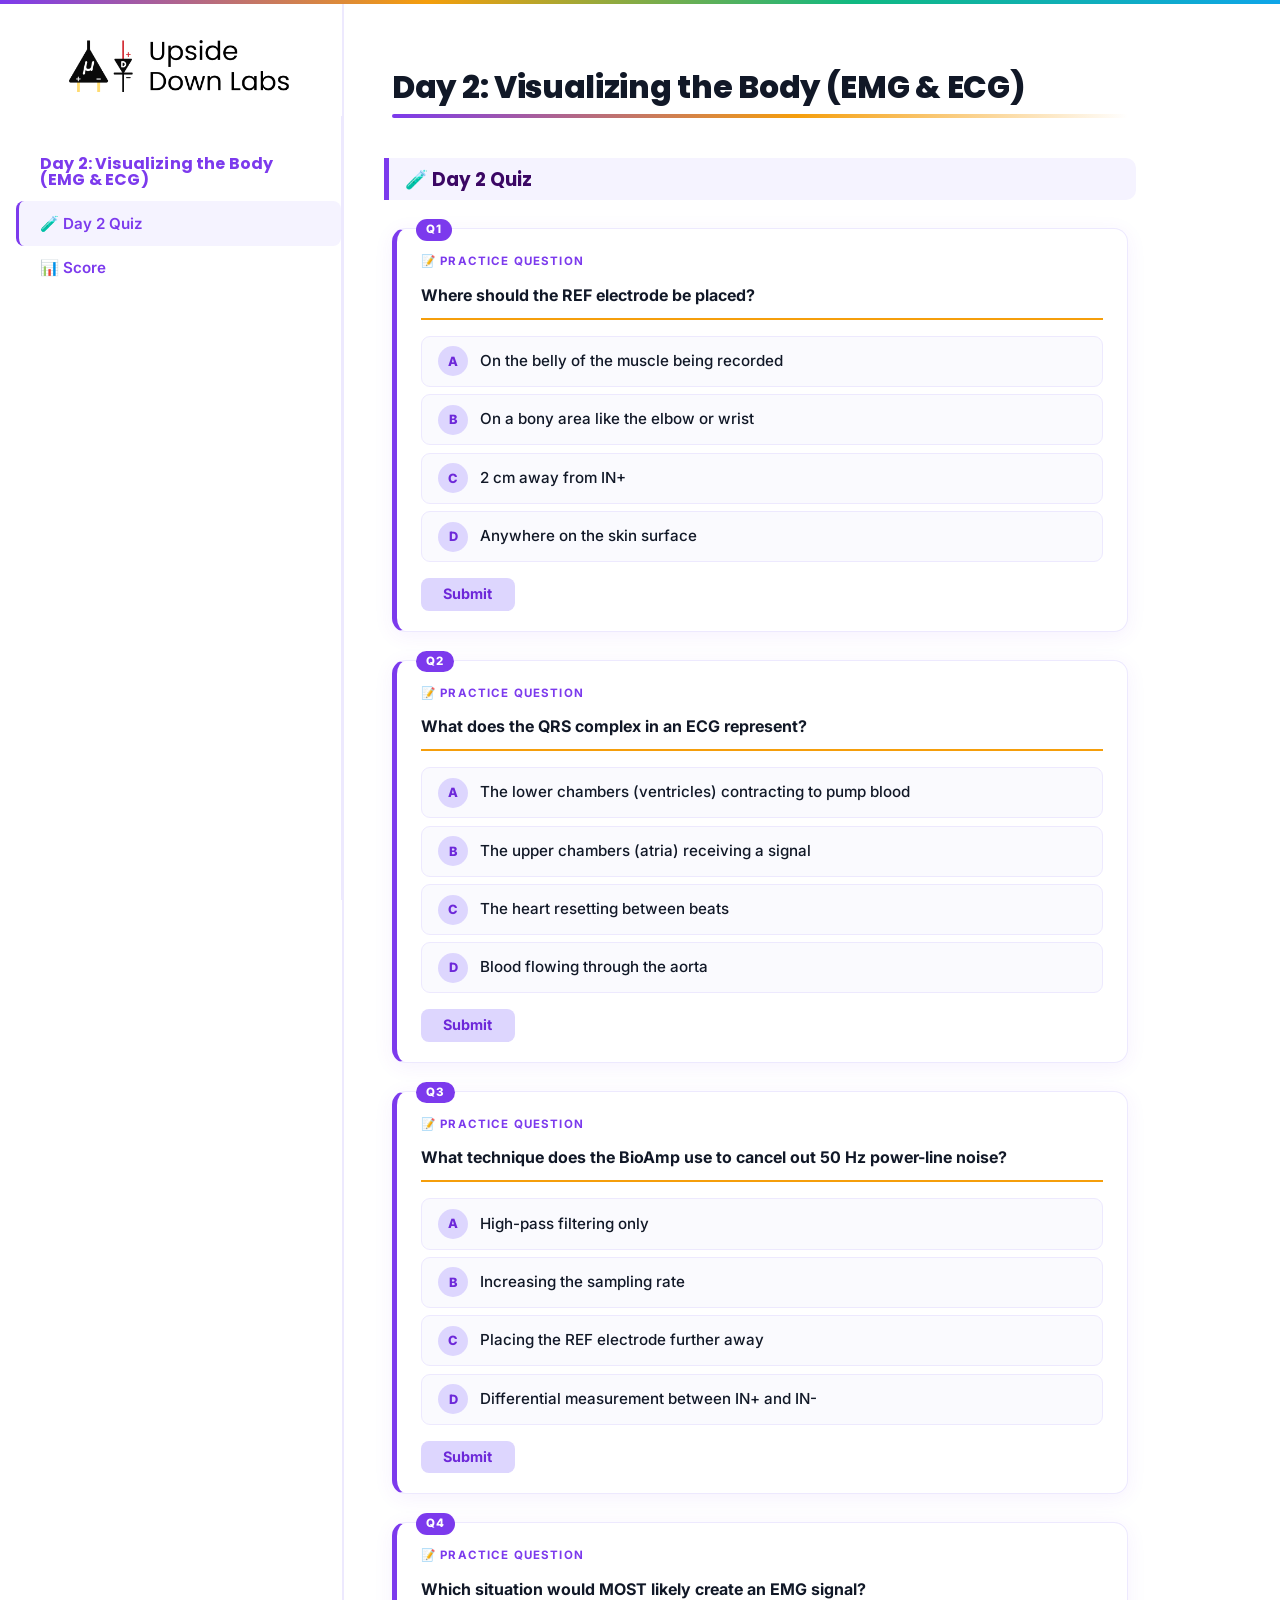
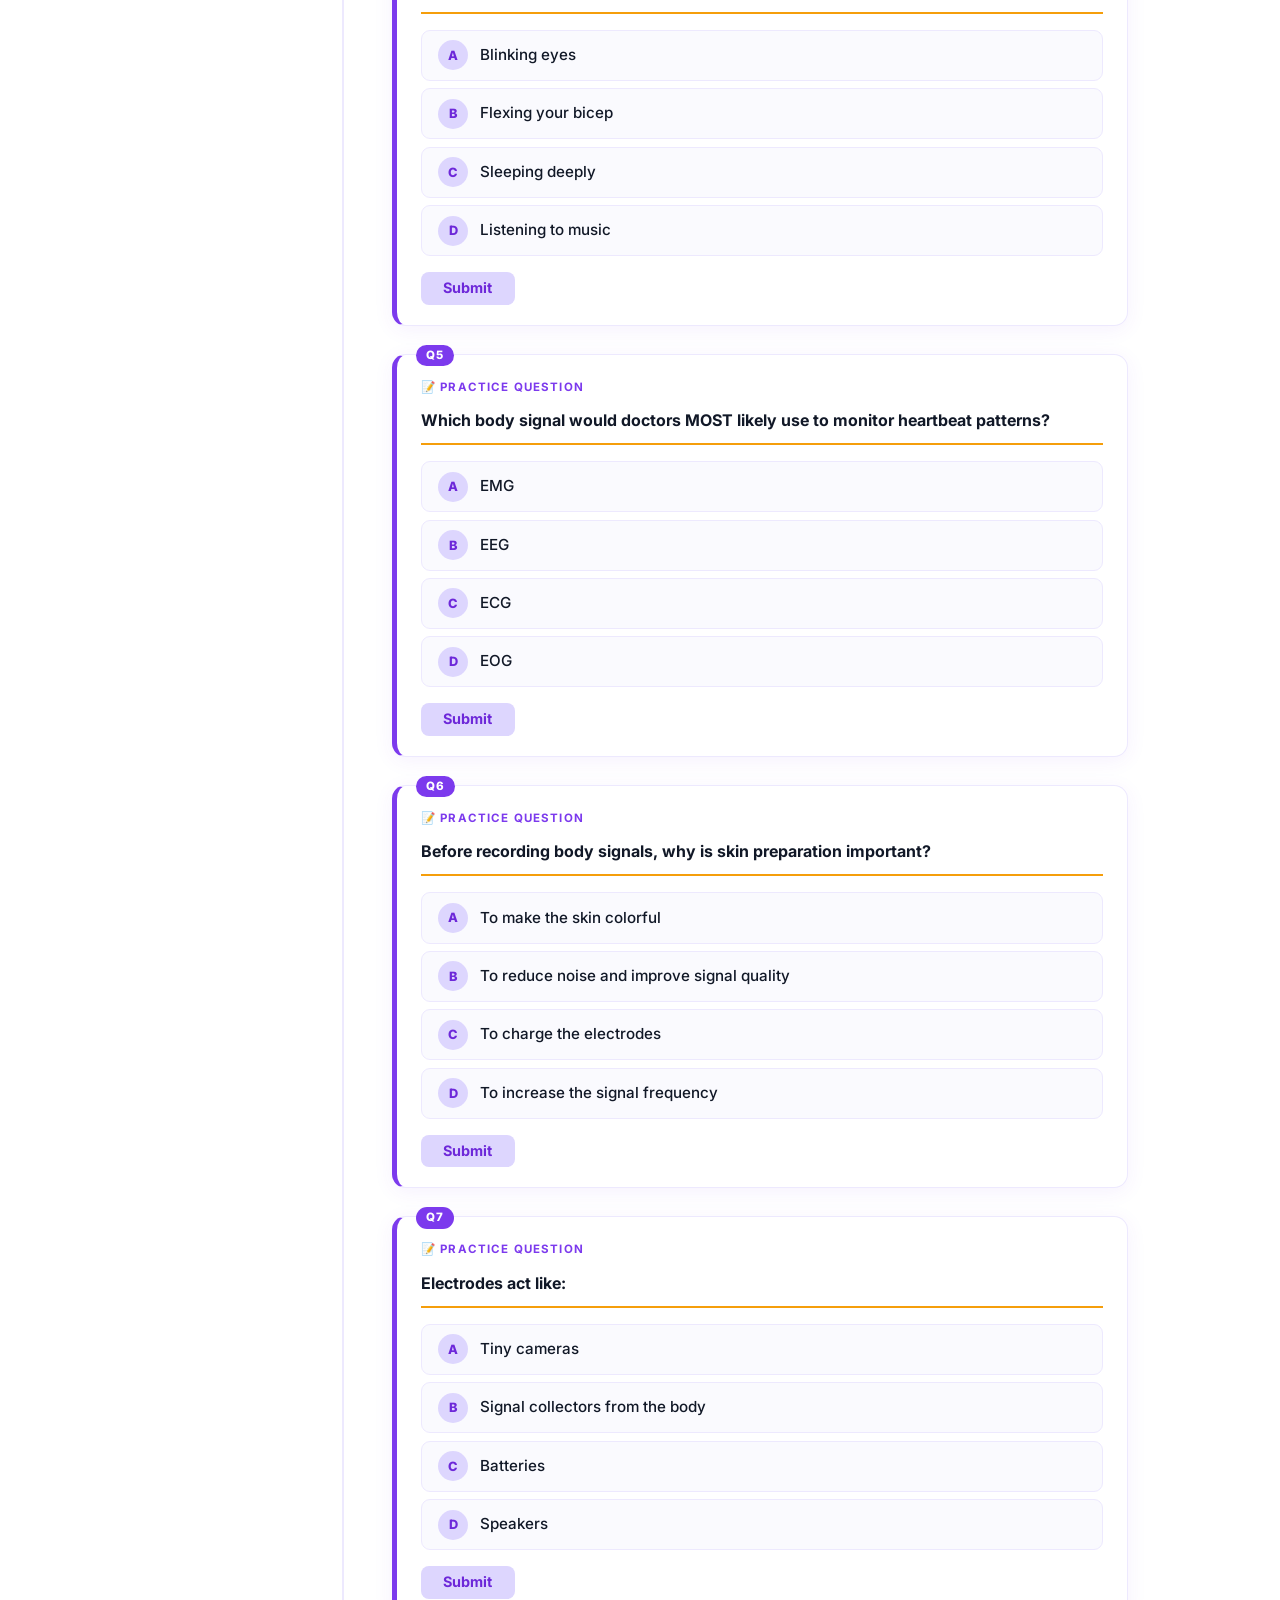
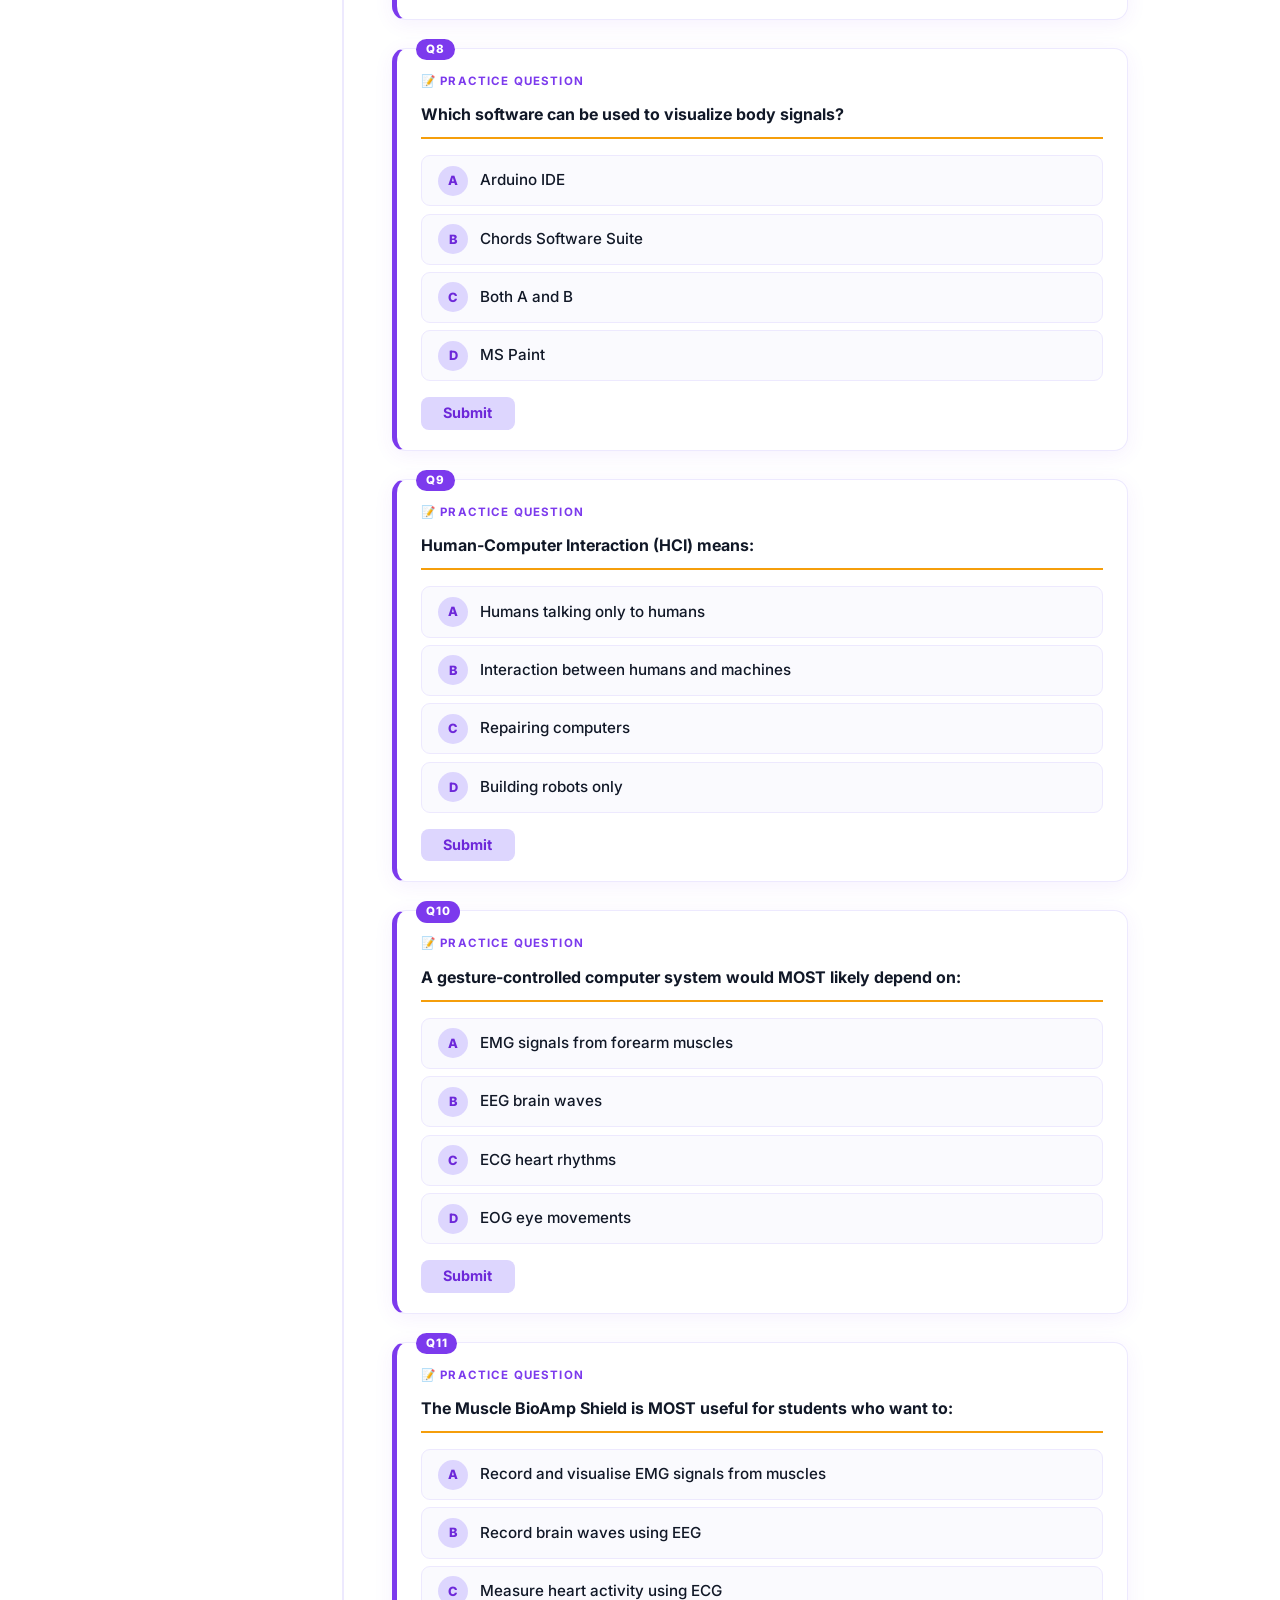
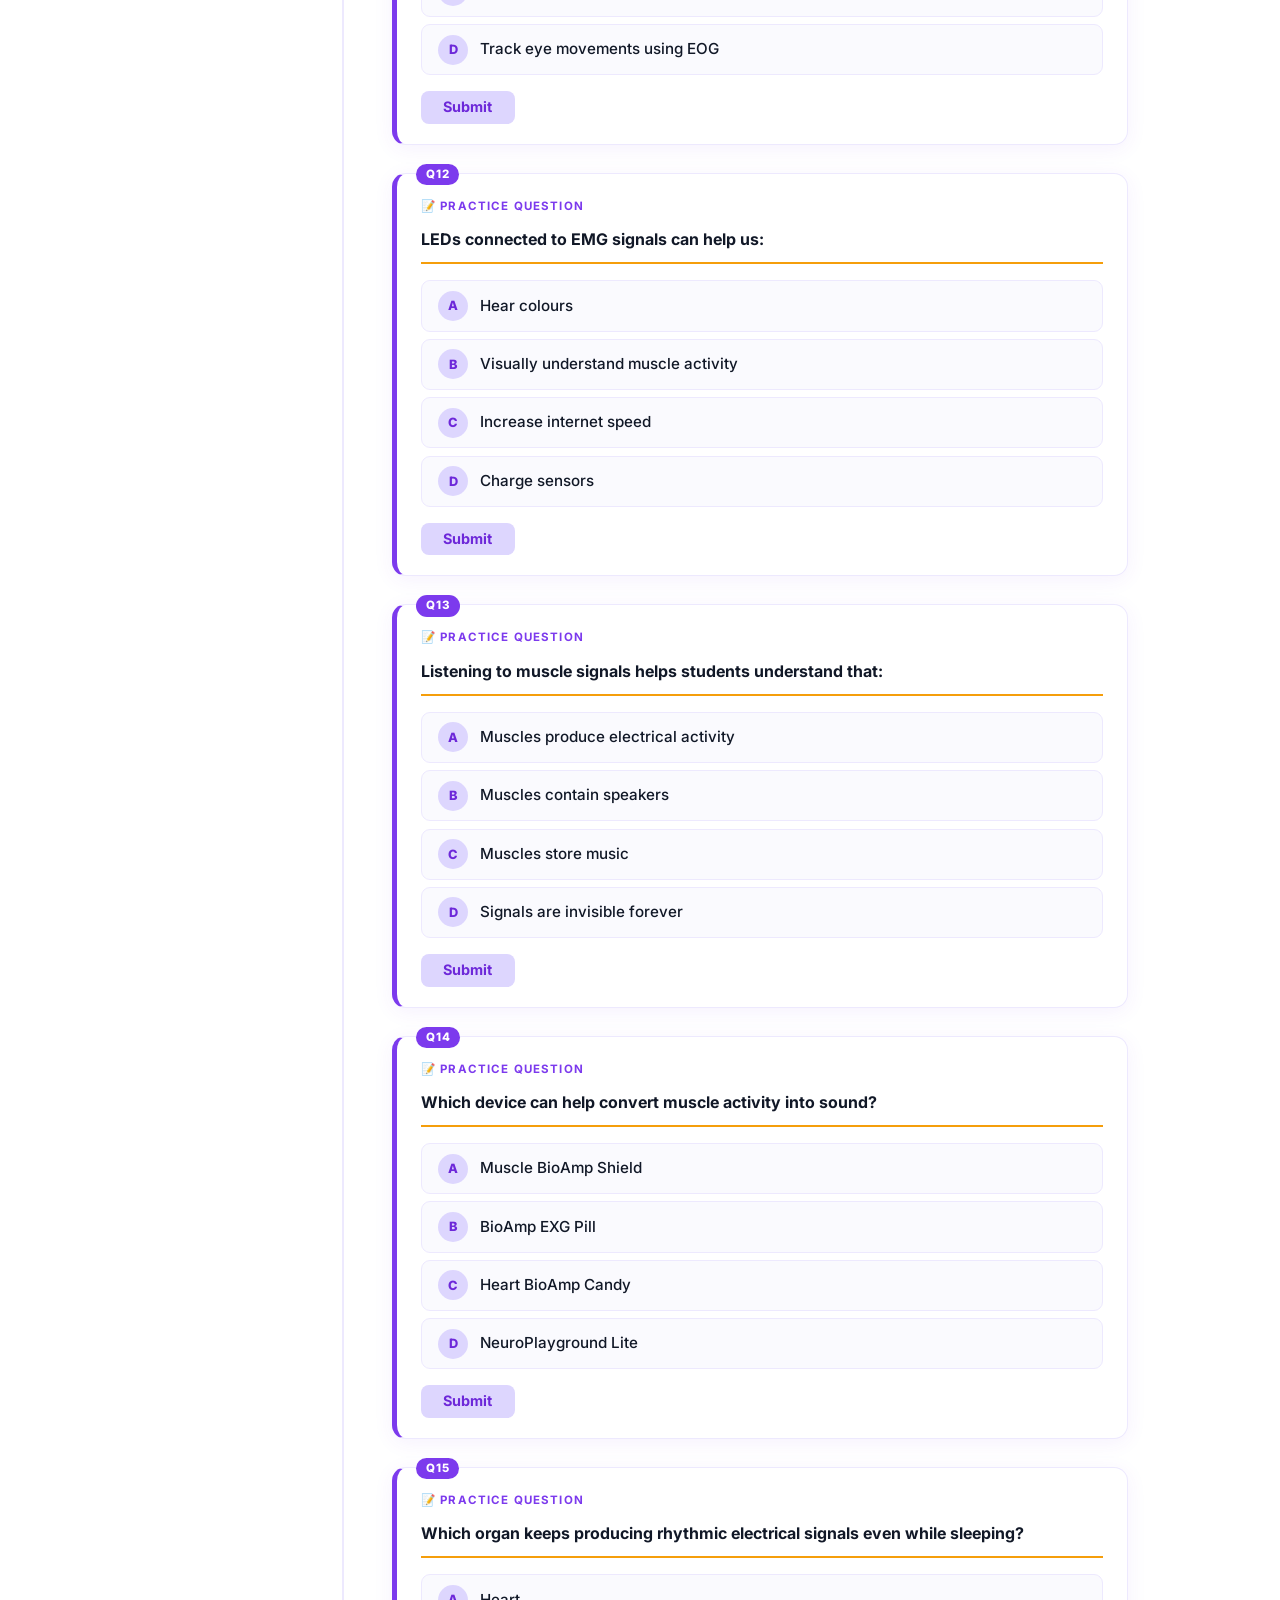
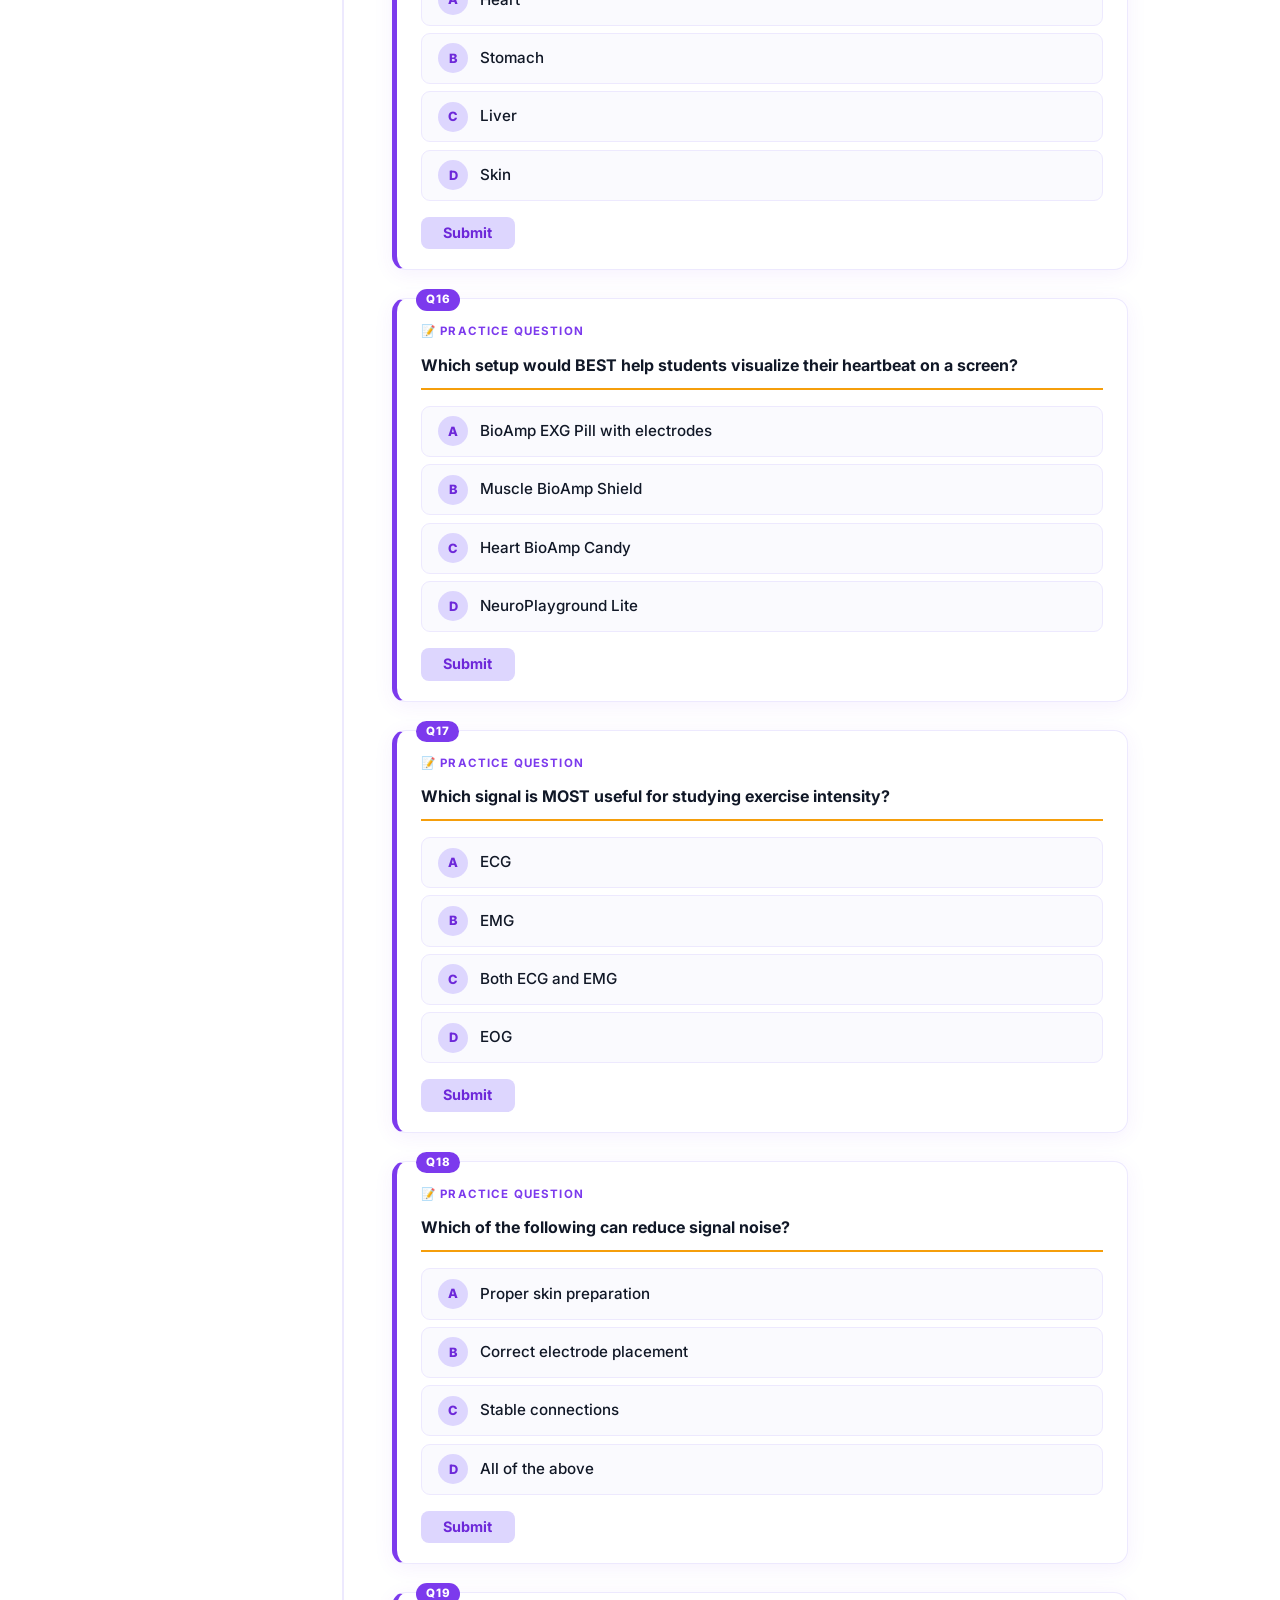
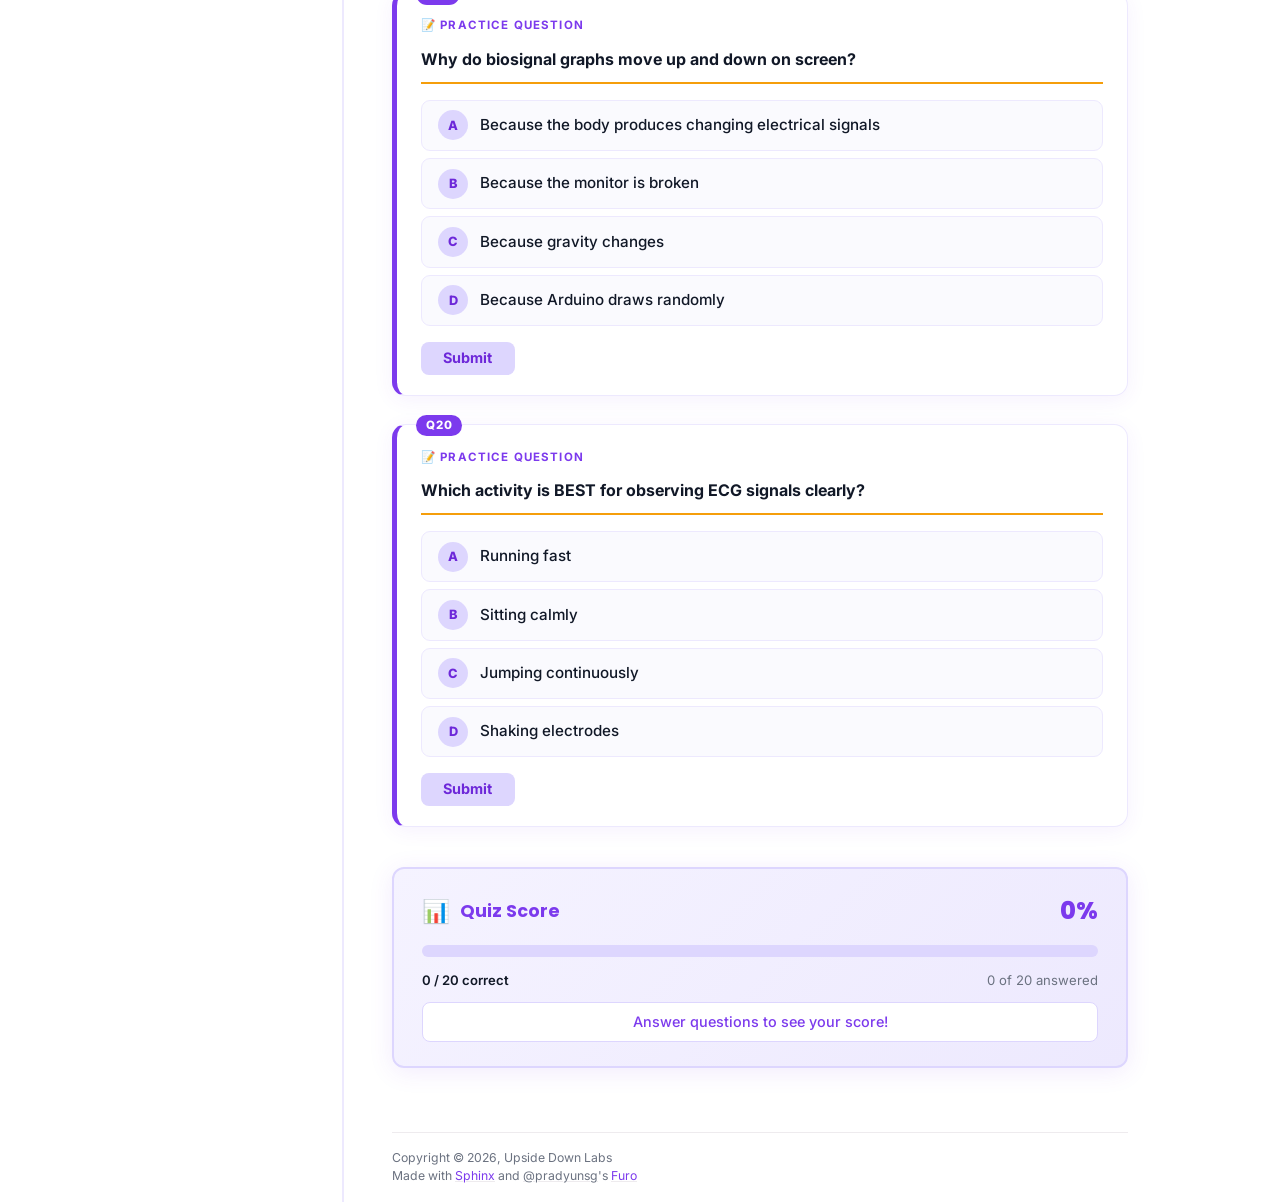
<file: docs/day2-010.html>
<!doctype html>
<html class="no-js" lang="en" data-content_root="../">
  <head><meta charset="utf-8">
    <meta name="viewport" content="width=device-width,initial-scale=1">
    <meta name="color-scheme" content="light dark"><meta name="viewport" content="width=device-width, initial-scale=1" />
<link rel="index" title="Index" href="../genindex.html"><link rel="search" title="Search" href="../search.html">
        <link rel="prefetch" href="../_static/LOGO.png" as="image">

    <link rel="shortcut icon" href="../_static/LOGO.png"><!-- Generated with Sphinx 9.1.0 and Furo 2025.12.19 -->
        <title>Day 2: Visualizing the Body (EMG &amp; ECG) - Upside Down Labs</title>
      <link rel="stylesheet" type="text/css" href="../_static/pygments.css?v=d111a655" />
    <link rel="stylesheet" type="text/css" href="../_static/styles/furo.css?v=7bdb33bb" />
    <link rel="stylesheet" type="text/css" href="../_static/css/udl_custom.css?v=c08afb54" />
    <link rel="stylesheet" type="text/css" href="../_static/styles/furo-extensions.css?v=8dab3a3b" />
    
    


<style>
  body {
    --color-code-background: #f2f2f2;
  --color-code-foreground: #1e1e1e;
  --color-brand-primary: #7c3aed;
  --color-brand-content: #7c3aed;
  --color-background-primary: #000000;
  --color-background-secondary: #ffffff;
  --color-foreground-primary: #111827;
  --color-foreground-secondary: #6b7280;
  --color-sidebar-background: #ffffff;
  --color-sidebar-background-border: #f3f0ff;
  --color-sidebar-brand-text: #111827;
  --color-sidebar-caption-text: #9ca3af;
  --color-sidebar-link-text: #374151;
  --color-sidebar-link-text--top-level: #111827;
  --color-sidebar-item-background--current: #f5f3ff;
  --color-sidebar-item-background--hover: #fafafa;
  --color-sidebar-search-background: #f9fafb;
  --color-sidebar-search-border-color: #d8b4fe;
  --color-sidebar-search-icon: #7c3aed;
  
  }
  @media not print {
    body[data-theme="dark"] {
      --color-code-background: #202020;
  --color-code-foreground: #d0d0d0;
  
    }
    @media (prefers-color-scheme: dark) {
      body:not([data-theme="light"]) {
        --color-code-background: #202020;
  --color-code-foreground: #d0d0d0;
  
      }
    }
  }
</style></head>
  <body>
    
    <script>
      document.body.dataset.theme = localStorage.getItem("theme") || "auto";
    </script>
    

<svg xmlns="http://www.w3.org/2000/svg" style="display: none;">
  <symbol id="svg-toc" viewBox="0 0 24 24">
    <title>Contents</title>
    <svg stroke="currentColor" fill="currentColor" stroke-width="0" viewBox="0 0 1024 1024">
      <path d="M408 442h480c4.4 0 8-3.6 8-8v-56c0-4.4-3.6-8-8-8H408c-4.4 0-8 3.6-8 8v56c0 4.4 3.6 8 8 8zm-8 204c0 4.4 3.6 8 8 8h480c4.4 0 8-3.6 8-8v-56c0-4.4-3.6-8-8-8H408c-4.4 0-8 3.6-8 8v56zm504-486H120c-4.4 0-8 3.6-8 8v56c0 4.4 3.6 8 8 8h784c4.4 0 8-3.6 8-8v-56c0-4.4-3.6-8-8-8zm0 632H120c-4.4 0-8 3.6-8 8v56c0 4.4 3.6 8 8 8h784c4.4 0 8-3.6 8-8v-56c0-4.4-3.6-8-8-8zM115.4 518.9L271.7 642c5.8 4.6 14.4.5 14.4-6.9V388.9c0-7.4-8.5-11.5-14.4-6.9L115.4 505.1a8.74 8.74 0 0 0 0 13.8z"/>
    </svg>
  </symbol>
  <symbol id="svg-menu" viewBox="0 0 24 24">
    <title>Menu</title>
    <svg xmlns="http://www.w3.org/2000/svg" viewBox="0 0 24 24" fill="none" stroke="currentColor"
      stroke-width="2" stroke-linecap="round" stroke-linejoin="round" class="feather-menu">
      <line x1="3" y1="12" x2="21" y2="12"></line>
      <line x1="3" y1="6" x2="21" y2="6"></line>
      <line x1="3" y1="18" x2="21" y2="18"></line>
    </svg>
  </symbol>
  <symbol id="svg-arrow-right" viewBox="0 0 24 24">
    <title>Expand</title>
    <svg xmlns="http://www.w3.org/2000/svg" viewBox="0 0 24 24" fill="none" stroke="currentColor"
      stroke-width="2" stroke-linecap="round" stroke-linejoin="round" class="feather-chevron-right">
      <polyline points="9 18 15 12 9 6"></polyline>
    </svg>
  </symbol>
  <symbol id="svg-sun" viewBox="0 0 24 24">
    <title>Light mode</title>
    <svg xmlns="http://www.w3.org/2000/svg" viewBox="0 0 24 24" fill="none" stroke="currentColor"
      stroke-width="1" stroke-linecap="round" stroke-linejoin="round" class="feather-sun">
      <circle cx="12" cy="12" r="5"></circle>
      <line x1="12" y1="1" x2="12" y2="3"></line>
      <line x1="12" y1="21" x2="12" y2="23"></line>
      <line x1="4.22" y1="4.22" x2="5.64" y2="5.64"></line>
      <line x1="18.36" y1="18.36" x2="19.78" y2="19.78"></line>
      <line x1="1" y1="12" x2="3" y2="12"></line>
      <line x1="21" y1="12" x2="23" y2="12"></line>
      <line x1="4.22" y1="19.78" x2="5.64" y2="18.36"></line>
      <line x1="18.36" y1="5.64" x2="19.78" y2="4.22"></line>
    </svg>
  </symbol>
  <symbol id="svg-moon" viewBox="0 0 24 24">
    <title>Dark mode</title>
    <svg xmlns="http://www.w3.org/2000/svg" viewBox="0 0 24 24" fill="none" stroke="currentColor"
      stroke-width="1" stroke-linecap="round" stroke-linejoin="round" class="icon-tabler-moon">
      <path stroke="none" d="M0 0h24v24H0z" fill="none" />
      <path d="M12 3c.132 0 .263 0 .393 0a7.5 7.5 0 0 0 7.92 12.446a9 9 0 1 1 -8.313 -12.454z" />
    </svg>
  </symbol>
  <symbol id="svg-sun-with-moon" viewBox="0 0 24 24">
    <title>Auto light/dark, in light mode</title>
    <svg xmlns="http://www.w3.org/2000/svg" viewBox="0 0 24 24" fill="none" stroke="currentColor"
      stroke-width="1" stroke-linecap="round" stroke-linejoin="round"
      class="icon-custom-derived-from-feather-sun-and-tabler-moon">
      <path style="opacity: 50%" d="M 5.411 14.504 C 5.471 14.504 5.532 14.504 5.591 14.504 C 3.639 16.319 4.383 19.569 6.931 20.352 C 7.693 20.586 8.512 20.551 9.25 20.252 C 8.023 23.207 4.056 23.725 2.11 21.184 C 0.166 18.642 1.702 14.949 4.874 14.536 C 5.051 14.512 5.231 14.5 5.411 14.5 L 5.411 14.504 Z"/>
      <line x1="14.5" y1="3.25" x2="14.5" y2="1.25"/>
      <line x1="14.5" y1="15.85" x2="14.5" y2="17.85"/>
      <line x1="10.044" y1="5.094" x2="8.63" y2="3.68"/>
      <line x1="19" y1="14.05" x2="20.414" y2="15.464"/>
      <line x1="8.2" y1="9.55" x2="6.2" y2="9.55"/>
      <line x1="20.8" y1="9.55" x2="22.8" y2="9.55"/>
      <line x1="10.044" y1="14.006" x2="8.63" y2="15.42"/>
      <line x1="19" y1="5.05" x2="20.414" y2="3.636"/>
      <circle cx="14.5" cy="9.55" r="3.6"/>
    </svg>
  </symbol>
  <symbol id="svg-moon-with-sun" viewBox="0 0 24 24">
    <title>Auto light/dark, in dark mode</title>
    <svg xmlns="http://www.w3.org/2000/svg" viewBox="0 0 24 24" fill="none" stroke="currentColor"
      stroke-width="1" stroke-linecap="round" stroke-linejoin="round"
      class="icon-custom-derived-from-feather-sun-and-tabler-moon">
      <path d="M 8.282 7.007 C 8.385 7.007 8.494 7.007 8.595 7.007 C 5.18 10.184 6.481 15.869 10.942 17.24 C 12.275 17.648 13.706 17.589 15 17.066 C 12.851 22.236 5.91 23.143 2.505 18.696 C -0.897 14.249 1.791 7.786 7.342 7.063 C 7.652 7.021 7.965 7 8.282 7 L 8.282 7.007 Z"/>
      <line style="opacity: 50%" x1="18" y1="3.705" x2="18" y2="2.5"/>
      <line style="opacity: 50%" x1="18" y1="11.295" x2="18" y2="12.5"/>
      <line style="opacity: 50%" x1="15.316" y1="4.816" x2="14.464" y2="3.964"/>
      <line style="opacity: 50%" x1="20.711" y1="10.212" x2="21.563" y2="11.063"/>
      <line style="opacity: 50%" x1="14.205" y1="7.5" x2="13.001" y2="7.5"/>
      <line style="opacity: 50%" x1="21.795" y1="7.5" x2="23" y2="7.5"/>
      <line style="opacity: 50%" x1="15.316" y1="10.184" x2="14.464" y2="11.036"/>
      <line style="opacity: 50%" x1="20.711" y1="4.789" x2="21.563" y2="3.937"/>
      <circle style="opacity: 50%" cx="18" cy="7.5" r="2.169"/>
    </svg>
  </symbol>
  <symbol id="svg-pencil" viewBox="0 0 24 24">
    <svg xmlns="http://www.w3.org/2000/svg" viewBox="0 0 24 24" fill="none" stroke="currentColor"
      stroke-width="1" stroke-linecap="round" stroke-linejoin="round" class="icon-tabler-pencil-code">
      <path d="M4 20h4l10.5 -10.5a2.828 2.828 0 1 0 -4 -4l-10.5 10.5v4" />
      <path d="M13.5 6.5l4 4" />
      <path d="M20 21l2 -2l-2 -2" />
      <path d="M17 17l-2 2l2 2" />
    </svg>
  </symbol>
  <symbol id="svg-eye" viewBox="0 0 24 24">
    <svg xmlns="http://www.w3.org/2000/svg" viewBox="0 0 24 24" fill="none" stroke="currentColor"
      stroke-width="1" stroke-linecap="round" stroke-linejoin="round" class="icon-tabler-eye-code">
      <path stroke="none" d="M0 0h24v24H0z" fill="none" />
      <path d="M10 12a2 2 0 1 0 4 0a2 2 0 0 0 -4 0" />
      <path
        d="M11.11 17.958c-3.209 -.307 -5.91 -2.293 -8.11 -5.958c2.4 -4 5.4 -6 9 -6c3.6 0 6.6 2 9 6c-.21 .352 -.427 .688 -.647 1.008" />
      <path d="M20 21l2 -2l-2 -2" />
      <path d="M17 17l-2 2l2 2" />
    </svg>
  </symbol>
</svg>

<input type="checkbox" class="sidebar-toggle" name="__navigation" id="__navigation" aria-label="Toggle site navigation sidebar">
<input type="checkbox" class="sidebar-toggle" name="__toc" id="__toc" aria-label="Toggle table of contents sidebar">
<label class="overlay sidebar-overlay" for="__navigation"></label>
<label class="overlay toc-overlay" for="__toc"></label>

<a class="skip-to-content muted-link" href="#furo-main-content">Skip to content</a>



<div class="page">
  <header class="mobile-header">
    <div class="header-left">
      <label class="nav-overlay-icon" for="__navigation">
        <span class="icon"><svg><use href="#svg-menu"></use></svg></span>
      </label>
    </div>
    <div class="header-center">
      <a href="../index.html"><div class="brand">Upside Down Labs</div></a>
    </div>
    <div class="header-right">
      <div class="theme-toggle-container theme-toggle-header">
        <button class="theme-toggle" aria-label="Toggle Light / Dark / Auto color theme">
          <svg class="theme-icon-when-auto-light"><use href="#svg-sun-with-moon"></use></svg>
          <svg class="theme-icon-when-auto-dark"><use href="#svg-moon-with-sun"></use></svg>
          <svg class="theme-icon-when-dark"><use href="#svg-moon"></use></svg>
          <svg class="theme-icon-when-light"><use href="#svg-sun"></use></svg>
        </button>
      </div>
      <label class="toc-overlay-icon toc-header-icon" for="__toc">
        <span class="icon"><svg><use href="#svg-toc"></use></svg></span>
      </label>
    </div>
  </header>
  <aside class="sidebar-drawer">
    <div class="sidebar-container">
      
      <div class="sidebar-sticky"><a class="sidebar-brand" href="../index.html">
  <div class="sidebar-logo-container">
    <img class="sidebar-logo" src="../_static/LOGO.png" alt="Logo"/>
  </div>
  
  
</a><form class="sidebar-search-container" method="get" action="../search.html" role="search">
  <input class="sidebar-search" placeholder="Search" name="q" aria-label="Search">
  <input type="hidden" name="check_keywords" value="yes">
  <input type="hidden" name="area" value="default">
</form>
<div id="searchbox"></div><div class="sidebar-scroll"><div class="sidebar-tree">
  
</div>
</div>

      </div>
      
    </div>
  </aside>
  <div class="main">
    <div class="content">
      <div class="article-container">
        <a href="#" class="back-to-top muted-link">
          <svg xmlns="http://www.w3.org/2000/svg" viewBox="0 0 24 24">
            <path d="M13 20h-2V8l-5.5 5.5-1.42-1.42L12 4.16l7.92 7.92-1.42 1.42L13 8v12z"></path>
          </svg>
          <span>Back to top</span>
        </a>
        <div class="content-icon-container">
          <div class="view-this-page">
  <a class="muted-link" href="../_sources/docs/day2-010.rst.txt" title="View this page">
    <svg><use href="#svg-eye"></use></svg>
    <span class="visually-hidden">View this page</span>
  </a>
</div>
<div class="theme-toggle-container theme-toggle-content">
            <button class="theme-toggle" aria-label="Toggle Light / Dark / Auto color theme">
              <svg class="theme-icon-when-auto-light"><use href="#svg-sun-with-moon"></use></svg>
              <svg class="theme-icon-when-auto-dark"><use href="#svg-moon-with-sun"></use></svg>
              <svg class="theme-icon-when-dark"><use href="#svg-moon"></use></svg>
              <svg class="theme-icon-when-light"><use href="#svg-sun"></use></svg>
            </button>
          </div>
          <label class="toc-overlay-icon toc-content-icon" for="__toc">
            <span class="icon"><svg><use href="#svg-toc"></use></svg></span>
          </label>
        </div>
        <article role="main" id="furo-main-content">
          <section id="day-2-visualizing-the-body-emg-ecg">
<h1>Day 2: Visualizing the Body (EMG &amp; ECG)<a class="headerlink" href="#day-2-visualizing-the-body-emg-ecg" title="Link to this heading">¶</a></h1>
<section id="day-2-quiz">
<h2>Day 2 Quiz<a class="headerlink" href="#day-2-quiz" title="Link to this heading">¶</a></h2>
<div class="udl-mcq" id="mcq-ad1c189f" data-correct="1">
  <div class="udl-mcq__question">Where should the REF electrode be placed?</div>
  <div class="udl-mcq__options">
    <div class="udl-mcq__option" data-index="0" role="radio" aria-checked="false" tabindex="0"><span class="udl-mcq__option-label">A</span><span class="udl-mcq__option-text">On the belly of the muscle being recorded</span></div>
    <div class="udl-mcq__option" data-index="1" role="radio" aria-checked="false" tabindex="0"><span class="udl-mcq__option-label">B</span><span class="udl-mcq__option-text">On a bony area like the elbow or wrist</span></div>
    <div class="udl-mcq__option" data-index="2" role="radio" aria-checked="false" tabindex="0"><span class="udl-mcq__option-label">C</span><span class="udl-mcq__option-text">2 cm away from IN+</span></div>
    <div class="udl-mcq__option" data-index="3" role="radio" aria-checked="false" tabindex="0"><span class="udl-mcq__option-label">D</span><span class="udl-mcq__option-text">Anywhere on the skin surface</span></div>
  </div>
  <div class="udl-mcq__actions">
    <button class="udl-mcq__submit" disabled>Submit</button>
    <button class="udl-mcq__reset" style="display:none">Try Again</button>
  </div>
  <div class="udl-mcq__feedback" aria-live="polite"></div>
  <div class="udl-mcq__explanation" style="display:none"><strong>Explanation:</strong> The REF electrode must be placed on an electrically neutral site, a bony area with no muscle underneath, such as the elbow, wrist, or ankle. This gives the amplifier a stable reference point.</div>
</div><div class="udl-mcq" id="mcq-8050f1be" data-correct="0">
  <div class="udl-mcq__question">What does the QRS complex in an ECG represent?</div>
  <div class="udl-mcq__options">
    <div class="udl-mcq__option" data-index="0" role="radio" aria-checked="false" tabindex="0"><span class="udl-mcq__option-label">A</span><span class="udl-mcq__option-text">The lower chambers (ventricles) contracting to pump blood</span></div>
    <div class="udl-mcq__option" data-index="1" role="radio" aria-checked="false" tabindex="0"><span class="udl-mcq__option-label">B</span><span class="udl-mcq__option-text">The upper chambers (atria) receiving a signal</span></div>
    <div class="udl-mcq__option" data-index="2" role="radio" aria-checked="false" tabindex="0"><span class="udl-mcq__option-label">C</span><span class="udl-mcq__option-text">The heart resetting between beats</span></div>
    <div class="udl-mcq__option" data-index="3" role="radio" aria-checked="false" tabindex="0"><span class="udl-mcq__option-label">D</span><span class="udl-mcq__option-text">Blood flowing through the aorta</span></div>
  </div>
  <div class="udl-mcq__actions">
    <button class="udl-mcq__submit" disabled>Submit</button>
    <button class="udl-mcq__reset" style="display:none">Try Again</button>
  </div>
  <div class="udl-mcq__feedback" aria-live="polite"></div>
  <div class="udl-mcq__explanation" style="display:none"><strong>Explanation:</strong> The QRS complex represents ventricular depolarisation, the main pumping contraction of the heart lower chambers (ventricles). It is the largest feature on a normal ECG trace.</div>
</div><div class="udl-mcq" id="mcq-4ef62b14" data-correct="3">
  <div class="udl-mcq__question">What technique does the BioAmp use to cancel out 50 Hz power-line noise?</div>
  <div class="udl-mcq__options">
    <div class="udl-mcq__option" data-index="0" role="radio" aria-checked="false" tabindex="0"><span class="udl-mcq__option-label">A</span><span class="udl-mcq__option-text">High-pass filtering only</span></div>
    <div class="udl-mcq__option" data-index="1" role="radio" aria-checked="false" tabindex="0"><span class="udl-mcq__option-label">B</span><span class="udl-mcq__option-text">Increasing the sampling rate</span></div>
    <div class="udl-mcq__option" data-index="2" role="radio" aria-checked="false" tabindex="0"><span class="udl-mcq__option-label">C</span><span class="udl-mcq__option-text">Placing the REF electrode further away</span></div>
    <div class="udl-mcq__option" data-index="3" role="radio" aria-checked="false" tabindex="0"><span class="udl-mcq__option-label">D</span><span class="udl-mcq__option-text">Differential measurement between IN+ and IN-</span></div>
  </div>
  <div class="udl-mcq__actions">
    <button class="udl-mcq__submit" disabled>Submit</button>
    <button class="udl-mcq__reset" style="display:none">Try Again</button>
  </div>
  <div class="udl-mcq__feedback" aria-live="polite"></div>
  <div class="udl-mcq__explanation" style="display:none"><strong>Explanation:</strong> Differential measurement amplifies only the difference between IN+ and IN-. External noise (like 50 Hz interference from mains electricity) is identical on both electrodes, so it subtracts to zero and disappears from the output.</div>
</div><div class="udl-mcq" id="mcq-3830721a" data-correct="1">
  <div class="udl-mcq__question">Which situation would MOST likely create an EMG signal?</div>
  <div class="udl-mcq__options">
    <div class="udl-mcq__option" data-index="0" role="radio" aria-checked="false" tabindex="0"><span class="udl-mcq__option-label">A</span><span class="udl-mcq__option-text">Blinking eyes</span></div>
    <div class="udl-mcq__option" data-index="1" role="radio" aria-checked="false" tabindex="0"><span class="udl-mcq__option-label">B</span><span class="udl-mcq__option-text">Flexing your bicep</span></div>
    <div class="udl-mcq__option" data-index="2" role="radio" aria-checked="false" tabindex="0"><span class="udl-mcq__option-label">C</span><span class="udl-mcq__option-text">Sleeping deeply</span></div>
    <div class="udl-mcq__option" data-index="3" role="radio" aria-checked="false" tabindex="0"><span class="udl-mcq__option-label">D</span><span class="udl-mcq__option-text">Listening to music</span></div>
  </div>
  <div class="udl-mcq__actions">
    <button class="udl-mcq__submit" disabled>Submit</button>
    <button class="udl-mcq__reset" style="display:none">Try Again</button>
  </div>
  <div class="udl-mcq__feedback" aria-live="polite"></div>
  <div class="udl-mcq__explanation" style="display:none"><strong>Explanation:</strong> EMG records electrical activity from skeletal muscles during contraction. Flexing your bicep is a direct muscle contraction, producing a clear EMG signal.</div>
</div><div class="udl-mcq" id="mcq-06880d0c" data-correct="2">
  <div class="udl-mcq__question">Which body signal would doctors MOST likely use to monitor heartbeat patterns?</div>
  <div class="udl-mcq__options">
    <div class="udl-mcq__option" data-index="0" role="radio" aria-checked="false" tabindex="0"><span class="udl-mcq__option-label">A</span><span class="udl-mcq__option-text">EMG</span></div>
    <div class="udl-mcq__option" data-index="1" role="radio" aria-checked="false" tabindex="0"><span class="udl-mcq__option-label">B</span><span class="udl-mcq__option-text">EEG</span></div>
    <div class="udl-mcq__option" data-index="2" role="radio" aria-checked="false" tabindex="0"><span class="udl-mcq__option-label">C</span><span class="udl-mcq__option-text">ECG</span></div>
    <div class="udl-mcq__option" data-index="3" role="radio" aria-checked="false" tabindex="0"><span class="udl-mcq__option-label">D</span><span class="udl-mcq__option-text">EOG</span></div>
  </div>
  <div class="udl-mcq__actions">
    <button class="udl-mcq__submit" disabled>Submit</button>
    <button class="udl-mcq__reset" style="display:none">Try Again</button>
  </div>
  <div class="udl-mcq__feedback" aria-live="polite"></div>
  <div class="udl-mcq__explanation" style="display:none"><strong>Explanation:</strong> ECG (Electrocardiogram) records the heart electrical activity, showing its rhythm and detecting abnormalities, making it the standard tool for monitoring heartbeat patterns.</div>
</div><div class="udl-mcq" id="mcq-6214fd4e" data-correct="1">
  <div class="udl-mcq__question">Before recording body signals, why is skin preparation important?</div>
  <div class="udl-mcq__options">
    <div class="udl-mcq__option" data-index="0" role="radio" aria-checked="false" tabindex="0"><span class="udl-mcq__option-label">A</span><span class="udl-mcq__option-text">To make the skin colorful</span></div>
    <div class="udl-mcq__option" data-index="1" role="radio" aria-checked="false" tabindex="0"><span class="udl-mcq__option-label">B</span><span class="udl-mcq__option-text">To reduce noise and improve signal quality</span></div>
    <div class="udl-mcq__option" data-index="2" role="radio" aria-checked="false" tabindex="0"><span class="udl-mcq__option-label">C</span><span class="udl-mcq__option-text">To charge the electrodes</span></div>
    <div class="udl-mcq__option" data-index="3" role="radio" aria-checked="false" tabindex="0"><span class="udl-mcq__option-label">D</span><span class="udl-mcq__option-text">To increase the signal frequency</span></div>
  </div>
  <div class="udl-mcq__actions">
    <button class="udl-mcq__submit" disabled>Submit</button>
    <button class="udl-mcq__reset" style="display:none">Try Again</button>
  </div>
  <div class="udl-mcq__feedback" aria-live="polite"></div>
  <div class="udl-mcq__explanation" style="display:none"><strong>Explanation:</strong> Proper skin preparation removes dead cells and oils that increase impedance, directly improving signal quality by reducing noise at the electrode-skin interface.</div>
</div><div class="udl-mcq" id="mcq-73701392" data-correct="1">
  <div class="udl-mcq__question">Electrodes act like:</div>
  <div class="udl-mcq__options">
    <div class="udl-mcq__option" data-index="0" role="radio" aria-checked="false" tabindex="0"><span class="udl-mcq__option-label">A</span><span class="udl-mcq__option-text">Tiny cameras</span></div>
    <div class="udl-mcq__option" data-index="1" role="radio" aria-checked="false" tabindex="0"><span class="udl-mcq__option-label">B</span><span class="udl-mcq__option-text">Signal collectors from the body</span></div>
    <div class="udl-mcq__option" data-index="2" role="radio" aria-checked="false" tabindex="0"><span class="udl-mcq__option-label">C</span><span class="udl-mcq__option-text">Batteries</span></div>
    <div class="udl-mcq__option" data-index="3" role="radio" aria-checked="false" tabindex="0"><span class="udl-mcq__option-label">D</span><span class="udl-mcq__option-text">Speakers</span></div>
  </div>
  <div class="udl-mcq__actions">
    <button class="udl-mcq__submit" disabled>Submit</button>
    <button class="udl-mcq__reset" style="display:none">Try Again</button>
  </div>
  <div class="udl-mcq__feedback" aria-live="polite"></div>
  <div class="udl-mcq__explanation" style="display:none"><strong>Explanation:</strong> Electrodes are transducers, they sit on the skin and pick up the tiny electrical potentials produced by underlying muscles or the heart, converting them into signals the amplifier can process.</div>
</div><div class="udl-mcq" id="mcq-f7311757" data-correct="2">
  <div class="udl-mcq__question">Which software can be used to visualize body signals?</div>
  <div class="udl-mcq__options">
    <div class="udl-mcq__option" data-index="0" role="radio" aria-checked="false" tabindex="0"><span class="udl-mcq__option-label">A</span><span class="udl-mcq__option-text">Arduino IDE</span></div>
    <div class="udl-mcq__option" data-index="1" role="radio" aria-checked="false" tabindex="0"><span class="udl-mcq__option-label">B</span><span class="udl-mcq__option-text">Chords Software Suite</span></div>
    <div class="udl-mcq__option" data-index="2" role="radio" aria-checked="false" tabindex="0"><span class="udl-mcq__option-label">C</span><span class="udl-mcq__option-text">Both A and B</span></div>
    <div class="udl-mcq__option" data-index="3" role="radio" aria-checked="false" tabindex="0"><span class="udl-mcq__option-label">D</span><span class="udl-mcq__option-text">MS Paint</span></div>
  </div>
  <div class="udl-mcq__actions">
    <button class="udl-mcq__submit" disabled>Submit</button>
    <button class="udl-mcq__reset" style="display:none">Try Again</button>
  </div>
  <div class="udl-mcq__feedback" aria-live="polite"></div>
  <div class="udl-mcq__explanation" style="display:none"><strong>Explanation:</strong> Both the Arduino IDE Serial Plotter and the Chords Software Suite can display real-time biosignal graphs from BioAmp hardware.</div>
</div><div class="udl-mcq" id="mcq-76103a25" data-correct="1">
  <div class="udl-mcq__question">Human-Computer Interaction (HCI) means:</div>
  <div class="udl-mcq__options">
    <div class="udl-mcq__option" data-index="0" role="radio" aria-checked="false" tabindex="0"><span class="udl-mcq__option-label">A</span><span class="udl-mcq__option-text">Humans talking only to humans</span></div>
    <div class="udl-mcq__option" data-index="1" role="radio" aria-checked="false" tabindex="0"><span class="udl-mcq__option-label">B</span><span class="udl-mcq__option-text">Interaction between humans and machines</span></div>
    <div class="udl-mcq__option" data-index="2" role="radio" aria-checked="false" tabindex="0"><span class="udl-mcq__option-label">C</span><span class="udl-mcq__option-text">Repairing computers</span></div>
    <div class="udl-mcq__option" data-index="3" role="radio" aria-checked="false" tabindex="0"><span class="udl-mcq__option-label">D</span><span class="udl-mcq__option-text">Building robots only</span></div>
  </div>
  <div class="udl-mcq__actions">
    <button class="udl-mcq__submit" disabled>Submit</button>
    <button class="udl-mcq__reset" style="display:none">Try Again</button>
  </div>
  <div class="udl-mcq__feedback" aria-live="polite"></div>
  <div class="udl-mcq__explanation" style="display:none"><strong>Explanation:</strong> HCI is the field of study and design focused on how people interact with computers and other digital devices, including using biosignals like EMG to control machines.</div>
</div><div class="udl-mcq" id="mcq-12c2bba8" data-correct="0">
  <div class="udl-mcq__question">A gesture-controlled computer system would MOST likely depend on:</div>
  <div class="udl-mcq__options">
    <div class="udl-mcq__option" data-index="0" role="radio" aria-checked="false" tabindex="0"><span class="udl-mcq__option-label">A</span><span class="udl-mcq__option-text">EMG signals from forearm muscles</span></div>
    <div class="udl-mcq__option" data-index="1" role="radio" aria-checked="false" tabindex="0"><span class="udl-mcq__option-label">B</span><span class="udl-mcq__option-text">EEG brain waves</span></div>
    <div class="udl-mcq__option" data-index="2" role="radio" aria-checked="false" tabindex="0"><span class="udl-mcq__option-label">C</span><span class="udl-mcq__option-text">ECG heart rhythms</span></div>
    <div class="udl-mcq__option" data-index="3" role="radio" aria-checked="false" tabindex="0"><span class="udl-mcq__option-label">D</span><span class="udl-mcq__option-text">EOG eye movements</span></div>
  </div>
  <div class="udl-mcq__actions">
    <button class="udl-mcq__submit" disabled>Submit</button>
    <button class="udl-mcq__reset" style="display:none">Try Again</button>
  </div>
  <div class="udl-mcq__feedback" aria-live="polite"></div>
  <div class="udl-mcq__explanation" style="display:none"><strong>Explanation:</strong> Gestures involve muscle movement. EMG sensors on the forearm or hand can detect which gesture is being made and translate it into a computer command.</div>
</div><div class="udl-mcq" id="mcq-3e737040" data-correct="0">
  <div class="udl-mcq__question">The Muscle BioAmp Shield is MOST useful for students who want to:</div>
  <div class="udl-mcq__options">
    <div class="udl-mcq__option" data-index="0" role="radio" aria-checked="false" tabindex="0"><span class="udl-mcq__option-label">A</span><span class="udl-mcq__option-text">Record and visualise EMG signals from muscles</span></div>
    <div class="udl-mcq__option" data-index="1" role="radio" aria-checked="false" tabindex="0"><span class="udl-mcq__option-label">B</span><span class="udl-mcq__option-text">Record brain waves using EEG</span></div>
    <div class="udl-mcq__option" data-index="2" role="radio" aria-checked="false" tabindex="0"><span class="udl-mcq__option-label">C</span><span class="udl-mcq__option-text">Measure heart activity using ECG</span></div>
    <div class="udl-mcq__option" data-index="3" role="radio" aria-checked="false" tabindex="0"><span class="udl-mcq__option-label">D</span><span class="udl-mcq__option-text">Track eye movements using EOG</span></div>
  </div>
  <div class="udl-mcq__actions">
    <button class="udl-mcq__submit" disabled>Submit</button>
    <button class="udl-mcq__reset" style="display:none">Try Again</button>
  </div>
  <div class="udl-mcq__feedback" aria-live="polite"></div>
  <div class="udl-mcq__explanation" style="display:none"><strong>Explanation:</strong> The Muscle BioAmp Shield is designed to acquire, amplify, and visualise surface EMG signals, making it ideal for hands-on exploration of muscle activity.</div>
</div><div class="udl-mcq" id="mcq-a2ea7a52" data-correct="1">
  <div class="udl-mcq__question">LEDs connected to EMG signals can help us:</div>
  <div class="udl-mcq__options">
    <div class="udl-mcq__option" data-index="0" role="radio" aria-checked="false" tabindex="0"><span class="udl-mcq__option-label">A</span><span class="udl-mcq__option-text">Hear colours</span></div>
    <div class="udl-mcq__option" data-index="1" role="radio" aria-checked="false" tabindex="0"><span class="udl-mcq__option-label">B</span><span class="udl-mcq__option-text">Visually understand muscle activity</span></div>
    <div class="udl-mcq__option" data-index="2" role="radio" aria-checked="false" tabindex="0"><span class="udl-mcq__option-label">C</span><span class="udl-mcq__option-text">Increase internet speed</span></div>
    <div class="udl-mcq__option" data-index="3" role="radio" aria-checked="false" tabindex="0"><span class="udl-mcq__option-label">D</span><span class="udl-mcq__option-text">Charge sensors</span></div>
  </div>
  <div class="udl-mcq__actions">
    <button class="udl-mcq__submit" disabled>Submit</button>
    <button class="udl-mcq__reset" style="display:none">Try Again</button>
  </div>
  <div class="udl-mcq__feedback" aria-live="polite"></div>
  <div class="udl-mcq__explanation" style="display:none"><strong>Explanation:</strong> By mapping EMG amplitude to LED brightness or number of LEDs lit, students get an immediate visual representation of how muscle contraction strength changes in real time.</div>
</div><div class="udl-mcq" id="mcq-1d65050a" data-correct="0">
  <div class="udl-mcq__question">Listening to muscle signals helps students understand that:</div>
  <div class="udl-mcq__options">
    <div class="udl-mcq__option" data-index="0" role="radio" aria-checked="false" tabindex="0"><span class="udl-mcq__option-label">A</span><span class="udl-mcq__option-text">Muscles produce electrical activity</span></div>
    <div class="udl-mcq__option" data-index="1" role="radio" aria-checked="false" tabindex="0"><span class="udl-mcq__option-label">B</span><span class="udl-mcq__option-text">Muscles contain speakers</span></div>
    <div class="udl-mcq__option" data-index="2" role="radio" aria-checked="false" tabindex="0"><span class="udl-mcq__option-label">C</span><span class="udl-mcq__option-text">Muscles store music</span></div>
    <div class="udl-mcq__option" data-index="3" role="radio" aria-checked="false" tabindex="0"><span class="udl-mcq__option-label">D</span><span class="udl-mcq__option-text">Signals are invisible forever</span></div>
  </div>
  <div class="udl-mcq__actions">
    <button class="udl-mcq__submit" disabled>Submit</button>
    <button class="udl-mcq__reset" style="display:none">Try Again</button>
  </div>
  <div class="udl-mcq__feedback" aria-live="polite"></div>
  <div class="udl-mcq__explanation" style="display:none"><strong>Explanation:</strong> When muscle EMG is converted to audio, the crackling or buzzing sound during contraction makes it immediately clear that muscles generate electrical (and therefore audible) activity.</div>
</div><div class="udl-mcq" id="mcq-2da8c20d" data-correct="0">
  <div class="udl-mcq__question">Which device can help convert muscle activity into sound?</div>
  <div class="udl-mcq__options">
    <div class="udl-mcq__option" data-index="0" role="radio" aria-checked="false" tabindex="0"><span class="udl-mcq__option-label">A</span><span class="udl-mcq__option-text">Muscle BioAmp Shield</span></div>
    <div class="udl-mcq__option" data-index="1" role="radio" aria-checked="false" tabindex="0"><span class="udl-mcq__option-label">B</span><span class="udl-mcq__option-text">BioAmp EXG Pill</span></div>
    <div class="udl-mcq__option" data-index="2" role="radio" aria-checked="false" tabindex="0"><span class="udl-mcq__option-label">C</span><span class="udl-mcq__option-text">Heart BioAmp Candy</span></div>
    <div class="udl-mcq__option" data-index="3" role="radio" aria-checked="false" tabindex="0"><span class="udl-mcq__option-label">D</span><span class="udl-mcq__option-text">NeuroPlayground Lite</span></div>
  </div>
  <div class="udl-mcq__actions">
    <button class="udl-mcq__submit" disabled>Submit</button>
    <button class="udl-mcq__reset" style="display:none">Try Again</button>
  </div>
  <div class="udl-mcq__feedback" aria-live="polite"></div>
  <div class="udl-mcq__explanation" style="display:none"><strong>Explanation:</strong> The Muscle BioAmp Shield can route the amplified EMG signal to a speaker or headphone output, letting you literally hear your muscles contracting.</div>
</div><div class="udl-mcq" id="mcq-ada8f926" data-correct="0">
  <div class="udl-mcq__question">Which organ keeps producing rhythmic electrical signals even while sleeping?</div>
  <div class="udl-mcq__options">
    <div class="udl-mcq__option" data-index="0" role="radio" aria-checked="false" tabindex="0"><span class="udl-mcq__option-label">A</span><span class="udl-mcq__option-text">Heart</span></div>
    <div class="udl-mcq__option" data-index="1" role="radio" aria-checked="false" tabindex="0"><span class="udl-mcq__option-label">B</span><span class="udl-mcq__option-text">Stomach</span></div>
    <div class="udl-mcq__option" data-index="2" role="radio" aria-checked="false" tabindex="0"><span class="udl-mcq__option-label">C</span><span class="udl-mcq__option-text">Liver</span></div>
    <div class="udl-mcq__option" data-index="3" role="radio" aria-checked="false" tabindex="0"><span class="udl-mcq__option-label">D</span><span class="udl-mcq__option-text">Skin</span></div>
  </div>
  <div class="udl-mcq__actions">
    <button class="udl-mcq__submit" disabled>Submit</button>
    <button class="udl-mcq__reset" style="display:none">Try Again</button>
  </div>
  <div class="udl-mcq__feedback" aria-live="polite"></div>
  <div class="udl-mcq__explanation" style="display:none"><strong>Explanation:</strong> The heart beats continuously, roughly 60-100 times per minute, driven by its own electrical pacemaker (the SA node), regardless of whether you are awake or asleep.</div>
</div><div class="udl-mcq" id="mcq-9dfa5796" data-correct="0">
  <div class="udl-mcq__question">Which setup would BEST help students visualize their heartbeat on a screen?</div>
  <div class="udl-mcq__options">
    <div class="udl-mcq__option" data-index="0" role="radio" aria-checked="false" tabindex="0"><span class="udl-mcq__option-label">A</span><span class="udl-mcq__option-text">BioAmp EXG Pill with electrodes</span></div>
    <div class="udl-mcq__option" data-index="1" role="radio" aria-checked="false" tabindex="0"><span class="udl-mcq__option-label">B</span><span class="udl-mcq__option-text">Muscle BioAmp Shield</span></div>
    <div class="udl-mcq__option" data-index="2" role="radio" aria-checked="false" tabindex="0"><span class="udl-mcq__option-label">C</span><span class="udl-mcq__option-text">Heart BioAmp Candy</span></div>
    <div class="udl-mcq__option" data-index="3" role="radio" aria-checked="false" tabindex="0"><span class="udl-mcq__option-label">D</span><span class="udl-mcq__option-text">NeuroPlayground Lite</span></div>
  </div>
  <div class="udl-mcq__actions">
    <button class="udl-mcq__submit" disabled>Submit</button>
    <button class="udl-mcq__reset" style="display:none">Try Again</button>
  </div>
  <div class="udl-mcq__feedback" aria-live="polite"></div>
  <div class="udl-mcq__explanation" style="display:none"><strong>Explanation:</strong> The BioAmp EXG Pill is designed for ECG recording. Combined with gel electrodes in the correct placement and connected to a Serial Plotter or Chords, it produces a clear PQRST waveform on screen.</div>
</div><div class="udl-mcq" id="mcq-6574462a" data-correct="2">
  <div class="udl-mcq__question">Which signal is MOST useful for studying exercise intensity?</div>
  <div class="udl-mcq__options">
    <div class="udl-mcq__option" data-index="0" role="radio" aria-checked="false" tabindex="0"><span class="udl-mcq__option-label">A</span><span class="udl-mcq__option-text">ECG</span></div>
    <div class="udl-mcq__option" data-index="1" role="radio" aria-checked="false" tabindex="0"><span class="udl-mcq__option-label">B</span><span class="udl-mcq__option-text">EMG</span></div>
    <div class="udl-mcq__option" data-index="2" role="radio" aria-checked="false" tabindex="0"><span class="udl-mcq__option-label">C</span><span class="udl-mcq__option-text">Both ECG and EMG</span></div>
    <div class="udl-mcq__option" data-index="3" role="radio" aria-checked="false" tabindex="0"><span class="udl-mcq__option-label">D</span><span class="udl-mcq__option-text">EOG</span></div>
  </div>
  <div class="udl-mcq__actions">
    <button class="udl-mcq__submit" disabled>Submit</button>
    <button class="udl-mcq__reset" style="display:none">Try Again</button>
  </div>
  <div class="udl-mcq__feedback" aria-live="polite"></div>
  <div class="udl-mcq__explanation" style="display:none"><strong>Explanation:</strong> During exercise, both EMG (muscle contraction effort) and ECG (heart rate) change significantly. Together they give a complete picture of exercise intensity from both muscular and cardiovascular perspectives.</div>
</div><div class="udl-mcq" id="mcq-296cae8c" data-correct="3">
  <div class="udl-mcq__question">Which of the following can reduce signal noise?</div>
  <div class="udl-mcq__options">
    <div class="udl-mcq__option" data-index="0" role="radio" aria-checked="false" tabindex="0"><span class="udl-mcq__option-label">A</span><span class="udl-mcq__option-text">Proper skin preparation</span></div>
    <div class="udl-mcq__option" data-index="1" role="radio" aria-checked="false" tabindex="0"><span class="udl-mcq__option-label">B</span><span class="udl-mcq__option-text">Correct electrode placement</span></div>
    <div class="udl-mcq__option" data-index="2" role="radio" aria-checked="false" tabindex="0"><span class="udl-mcq__option-label">C</span><span class="udl-mcq__option-text">Stable connections</span></div>
    <div class="udl-mcq__option" data-index="3" role="radio" aria-checked="false" tabindex="0"><span class="udl-mcq__option-label">D</span><span class="udl-mcq__option-text">All of the above</span></div>
  </div>
  <div class="udl-mcq__actions">
    <button class="udl-mcq__submit" disabled>Submit</button>
    <button class="udl-mcq__reset" style="display:none">Try Again</button>
  </div>
  <div class="udl-mcq__feedback" aria-live="polite"></div>
  <div class="udl-mcq__explanation" style="display:none"><strong>Explanation:</strong> Good signal quality depends on all three: abrading the skin reduces impedance, correct electrode positioning captures the target signal, and secure connections prevent motion artifacts.</div>
</div><div class="udl-mcq" id="mcq-89dfa6a2" data-correct="0">
  <div class="udl-mcq__question">Why do biosignal graphs move up and down on screen?</div>
  <div class="udl-mcq__options">
    <div class="udl-mcq__option" data-index="0" role="radio" aria-checked="false" tabindex="0"><span class="udl-mcq__option-label">A</span><span class="udl-mcq__option-text">Because the body produces changing electrical signals</span></div>
    <div class="udl-mcq__option" data-index="1" role="radio" aria-checked="false" tabindex="0"><span class="udl-mcq__option-label">B</span><span class="udl-mcq__option-text">Because the monitor is broken</span></div>
    <div class="udl-mcq__option" data-index="2" role="radio" aria-checked="false" tabindex="0"><span class="udl-mcq__option-label">C</span><span class="udl-mcq__option-text">Because gravity changes</span></div>
    <div class="udl-mcq__option" data-index="3" role="radio" aria-checked="false" tabindex="0"><span class="udl-mcq__option-label">D</span><span class="udl-mcq__option-text">Because Arduino draws randomly</span></div>
  </div>
  <div class="udl-mcq__actions">
    <button class="udl-mcq__submit" disabled>Submit</button>
    <button class="udl-mcq__reset" style="display:none">Try Again</button>
  </div>
  <div class="udl-mcq__feedback" aria-live="polite"></div>
  <div class="udl-mcq__explanation" style="display:none"><strong>Explanation:</strong> The graph traces the continuously changing voltage measured at the electrodes. As muscles contract or the heart beats, the electrical potential rises and falls, causing the waveform to move.</div>
</div><div class="udl-mcq" id="mcq-0c882b06" data-correct="1">
  <div class="udl-mcq__question">Which activity is BEST for observing ECG signals clearly?</div>
  <div class="udl-mcq__options">
    <div class="udl-mcq__option" data-index="0" role="radio" aria-checked="false" tabindex="0"><span class="udl-mcq__option-label">A</span><span class="udl-mcq__option-text">Running fast</span></div>
    <div class="udl-mcq__option" data-index="1" role="radio" aria-checked="false" tabindex="0"><span class="udl-mcq__option-label">B</span><span class="udl-mcq__option-text">Sitting calmly</span></div>
    <div class="udl-mcq__option" data-index="2" role="radio" aria-checked="false" tabindex="0"><span class="udl-mcq__option-label">C</span><span class="udl-mcq__option-text">Jumping continuously</span></div>
    <div class="udl-mcq__option" data-index="3" role="radio" aria-checked="false" tabindex="0"><span class="udl-mcq__option-label">D</span><span class="udl-mcq__option-text">Shaking electrodes</span></div>
  </div>
  <div class="udl-mcq__actions">
    <button class="udl-mcq__submit" disabled>Submit</button>
    <button class="udl-mcq__reset" style="display:none">Try Again</button>
  </div>
  <div class="udl-mcq__feedback" aria-live="polite"></div>
  <div class="udl-mcq__explanation" style="display:none"><strong>Explanation:</strong> Sitting calmly minimises motion artifacts and muscle noise. Physical activity introduces large EMG signals and movement noise that can obscure the smaller ECG waveform.</div>
</div></section>
</section>

        </article>
      </div>
      <footer>
        
        <div class="related-pages">
          
          
        </div>
        <div class="bottom-of-page">
          <div class="left-details">
            <div class="copyright">
                Copyright &#169; 2026, Upside Down Labs
            </div>
            Made with <a href="https://www.sphinx-doc.org/">Sphinx</a> and <a class="muted-link" href="https://pradyunsg.me">@pradyunsg</a>'s
            
            <a href="https://github.com/pradyunsg/furo">Furo</a>
            
          </div>
          <div class="right-details">
            
          </div>
        </div>
        
      </footer>
    </div>
    <aside class="toc-drawer">
      
      
      <div class="toc-sticky toc-scroll">
        <div class="toc-title-container">
          <span class="toc-title">
            On this page
          </span>
        </div>
        <div class="toc-tree-container">
          <div class="toc-tree">
            <ul>
<li><a class="reference internal" href="#">Day 2: Visualizing the Body (EMG &amp; ECG)</a><ul>
<li><a class="reference internal" href="#day-2-quiz">Day 2 Quiz</a></li>
</ul>
</li>
</ul>

          </div>
        </div>
      </div>
      
      
    </aside>
  </div>
</div><script src="../_static/documentation_options.js?v=4ebf8126"></script>
    <script src="../_static/doctools.js?v=fd6eb6e6"></script>
    <script src="../_static/sphinx_highlight.js?v=6ffebe34"></script>
    <script src="../_static/scripts/furo.js?v=46bd48cc"></script>
    <script src="../_static/js/mcq.js?v=a0b00c7d"></script>
    <script src="../_static/js/udl_ui.js?v=2d904df3"></script>
    </body>
</html>
</file>
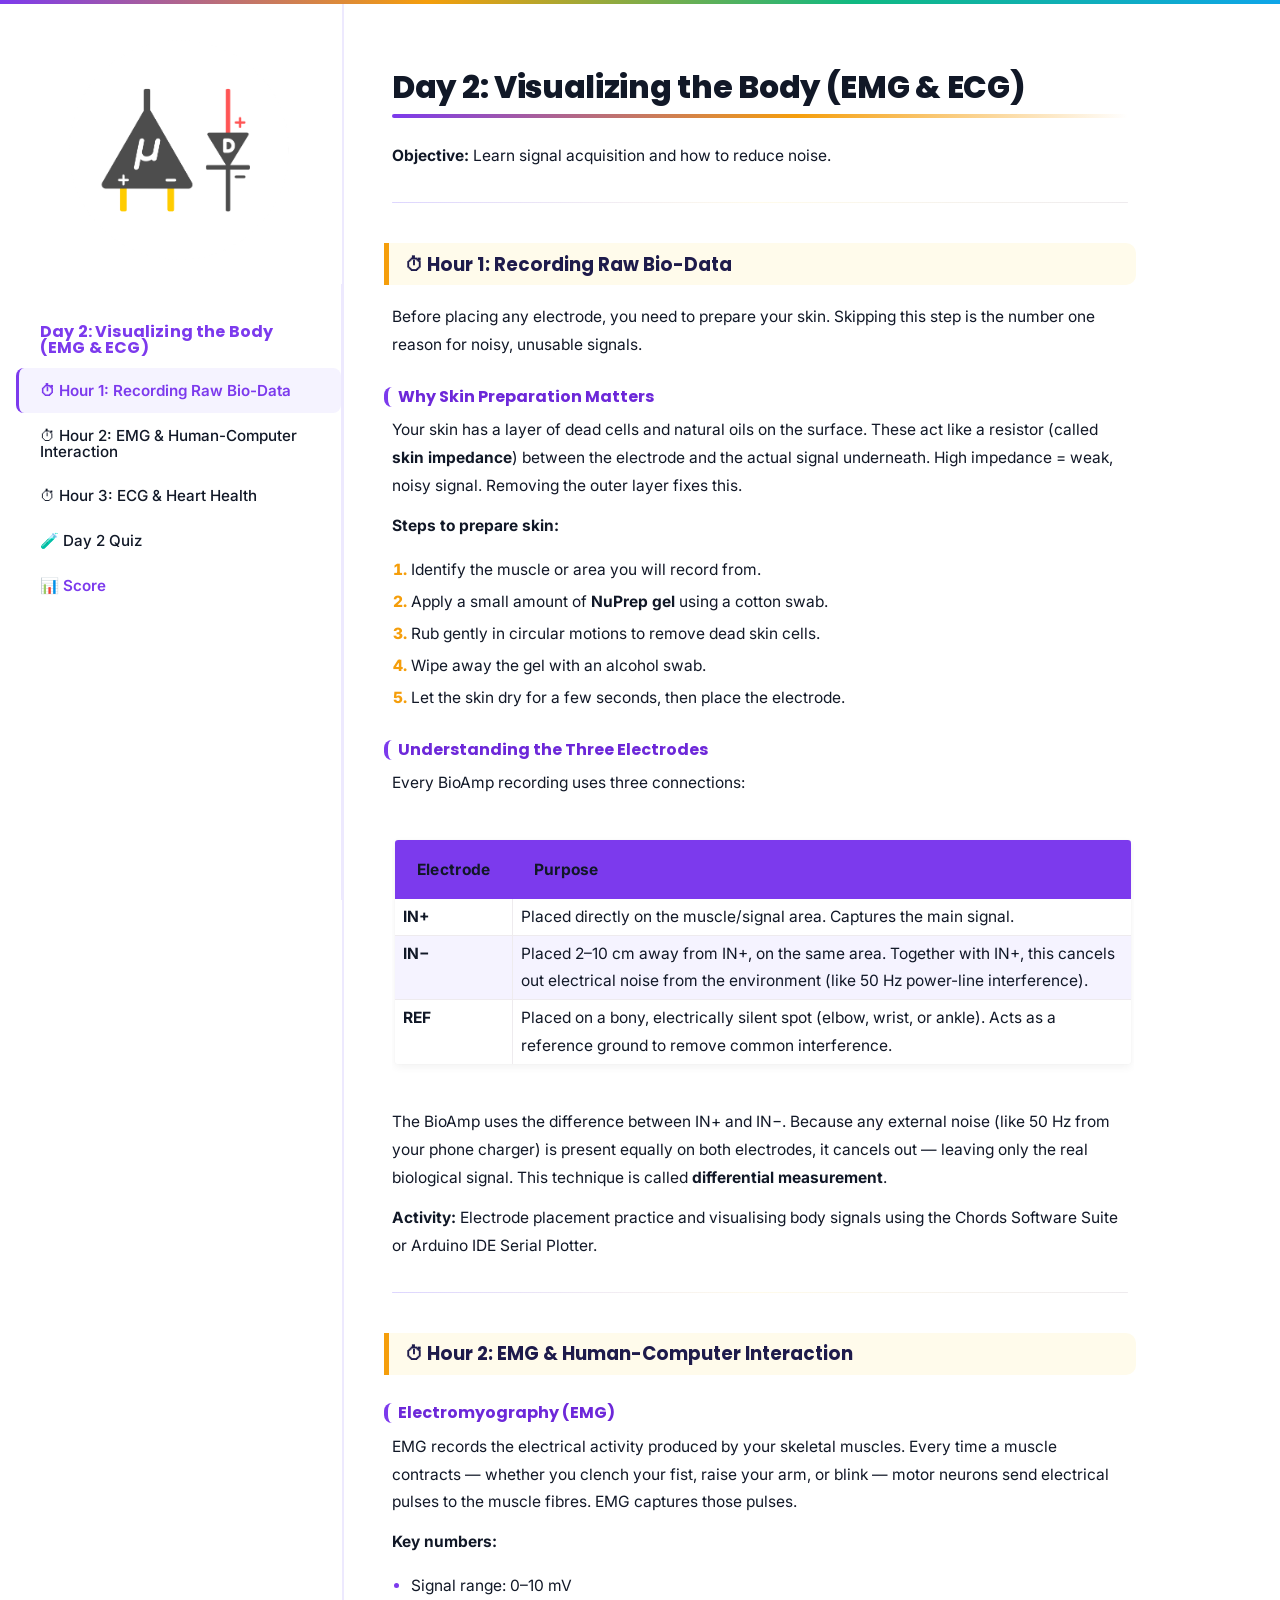
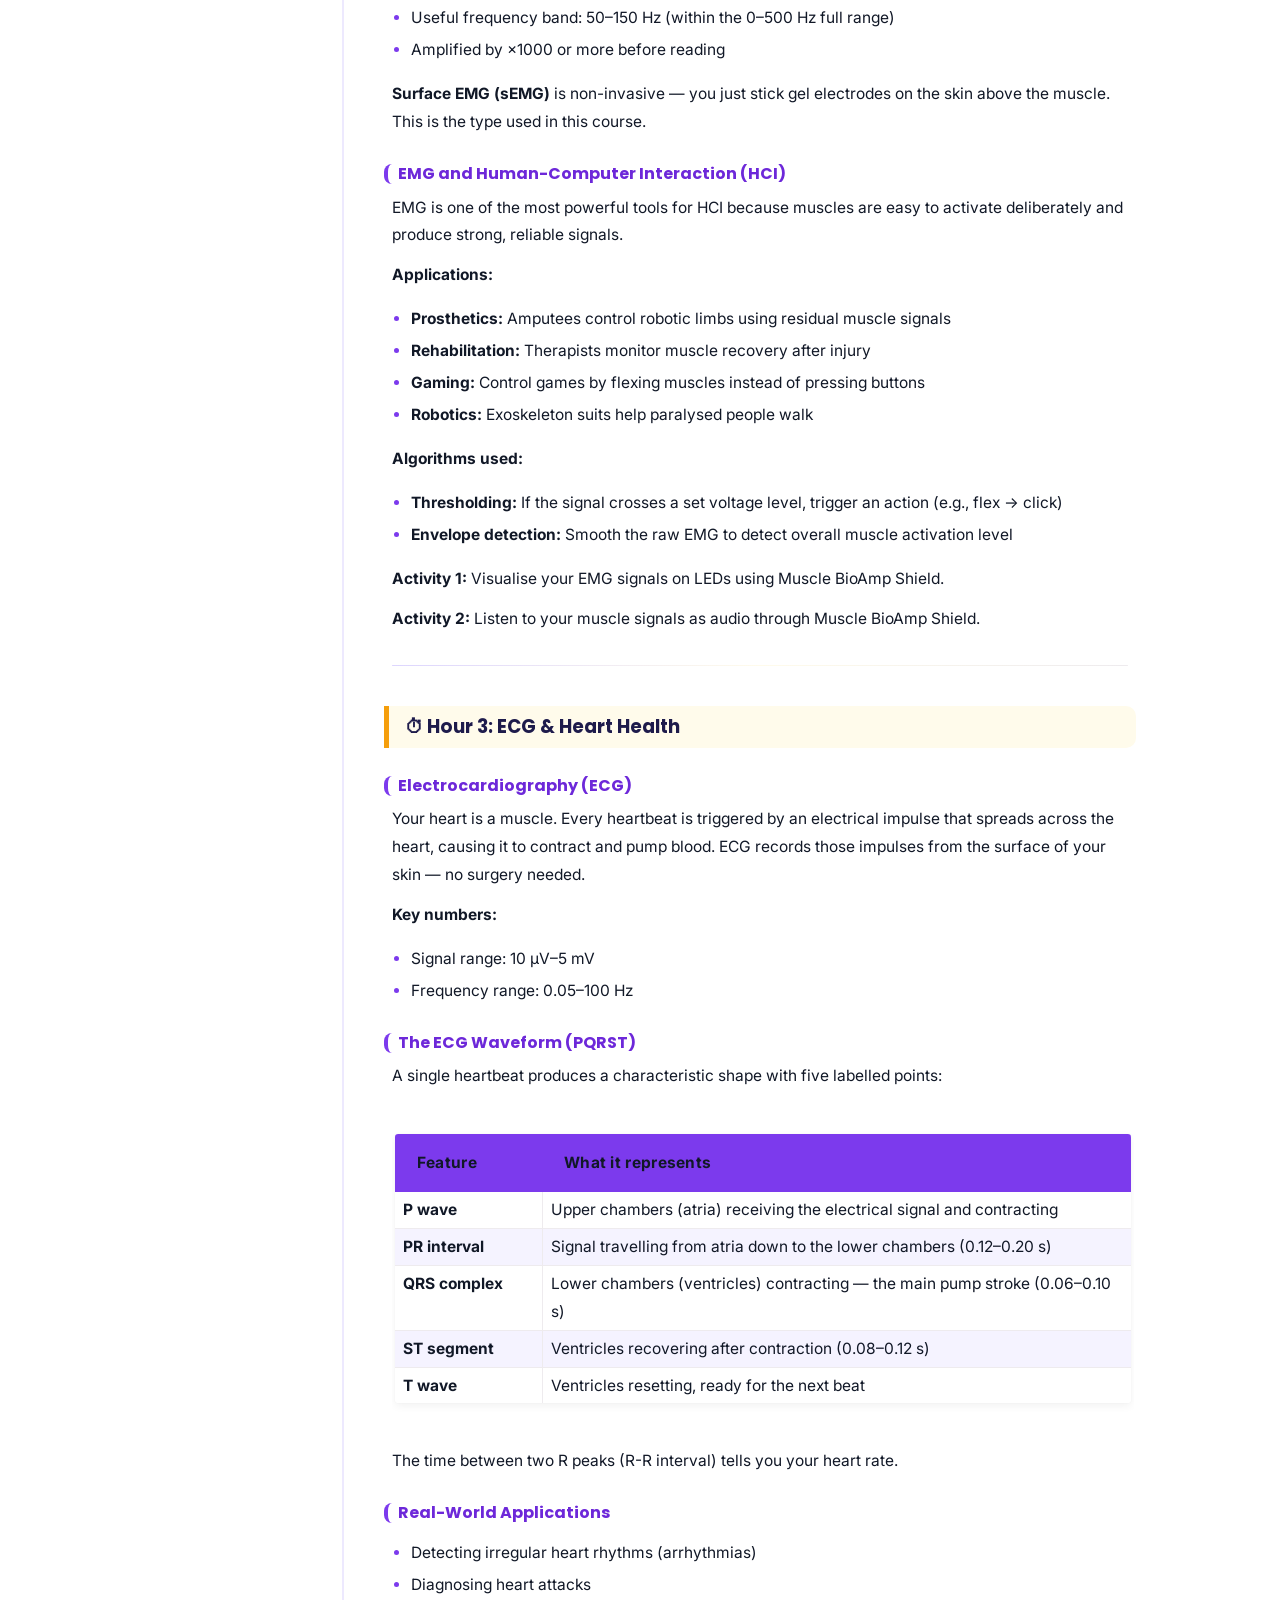
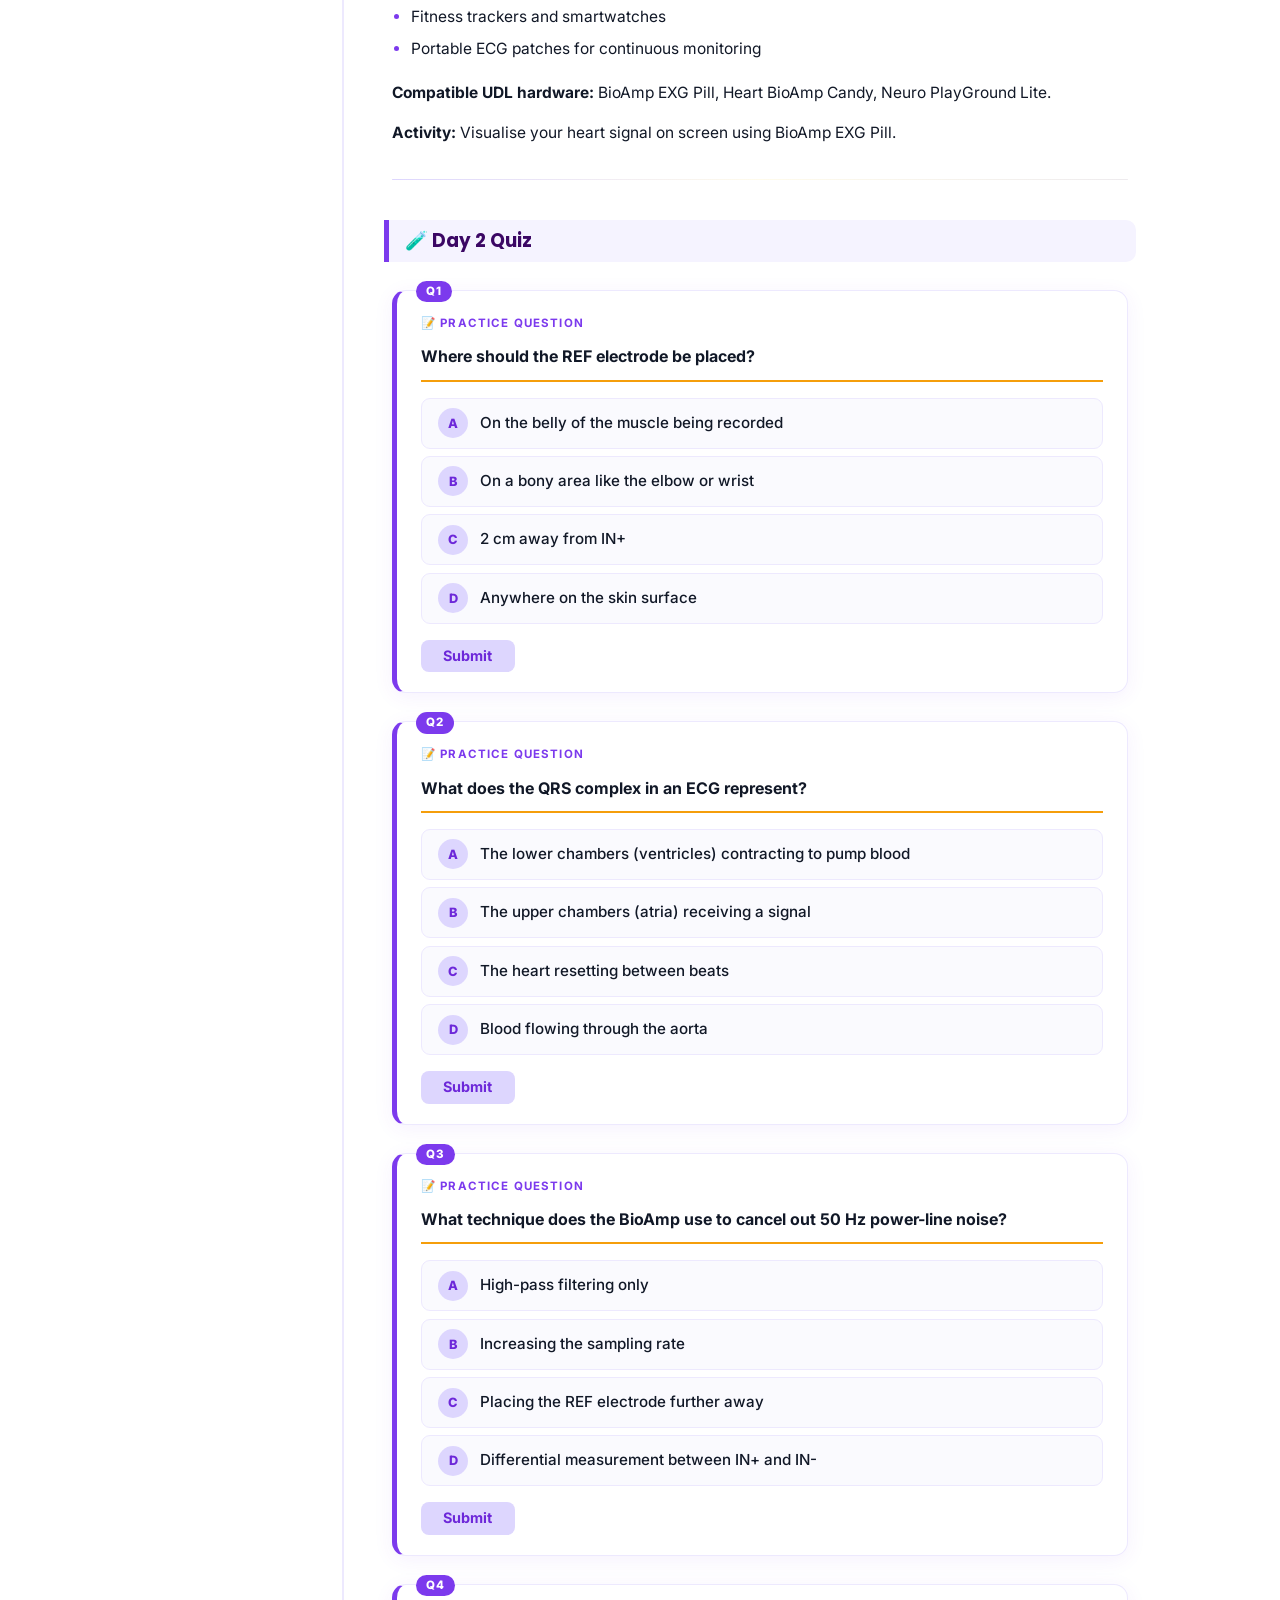
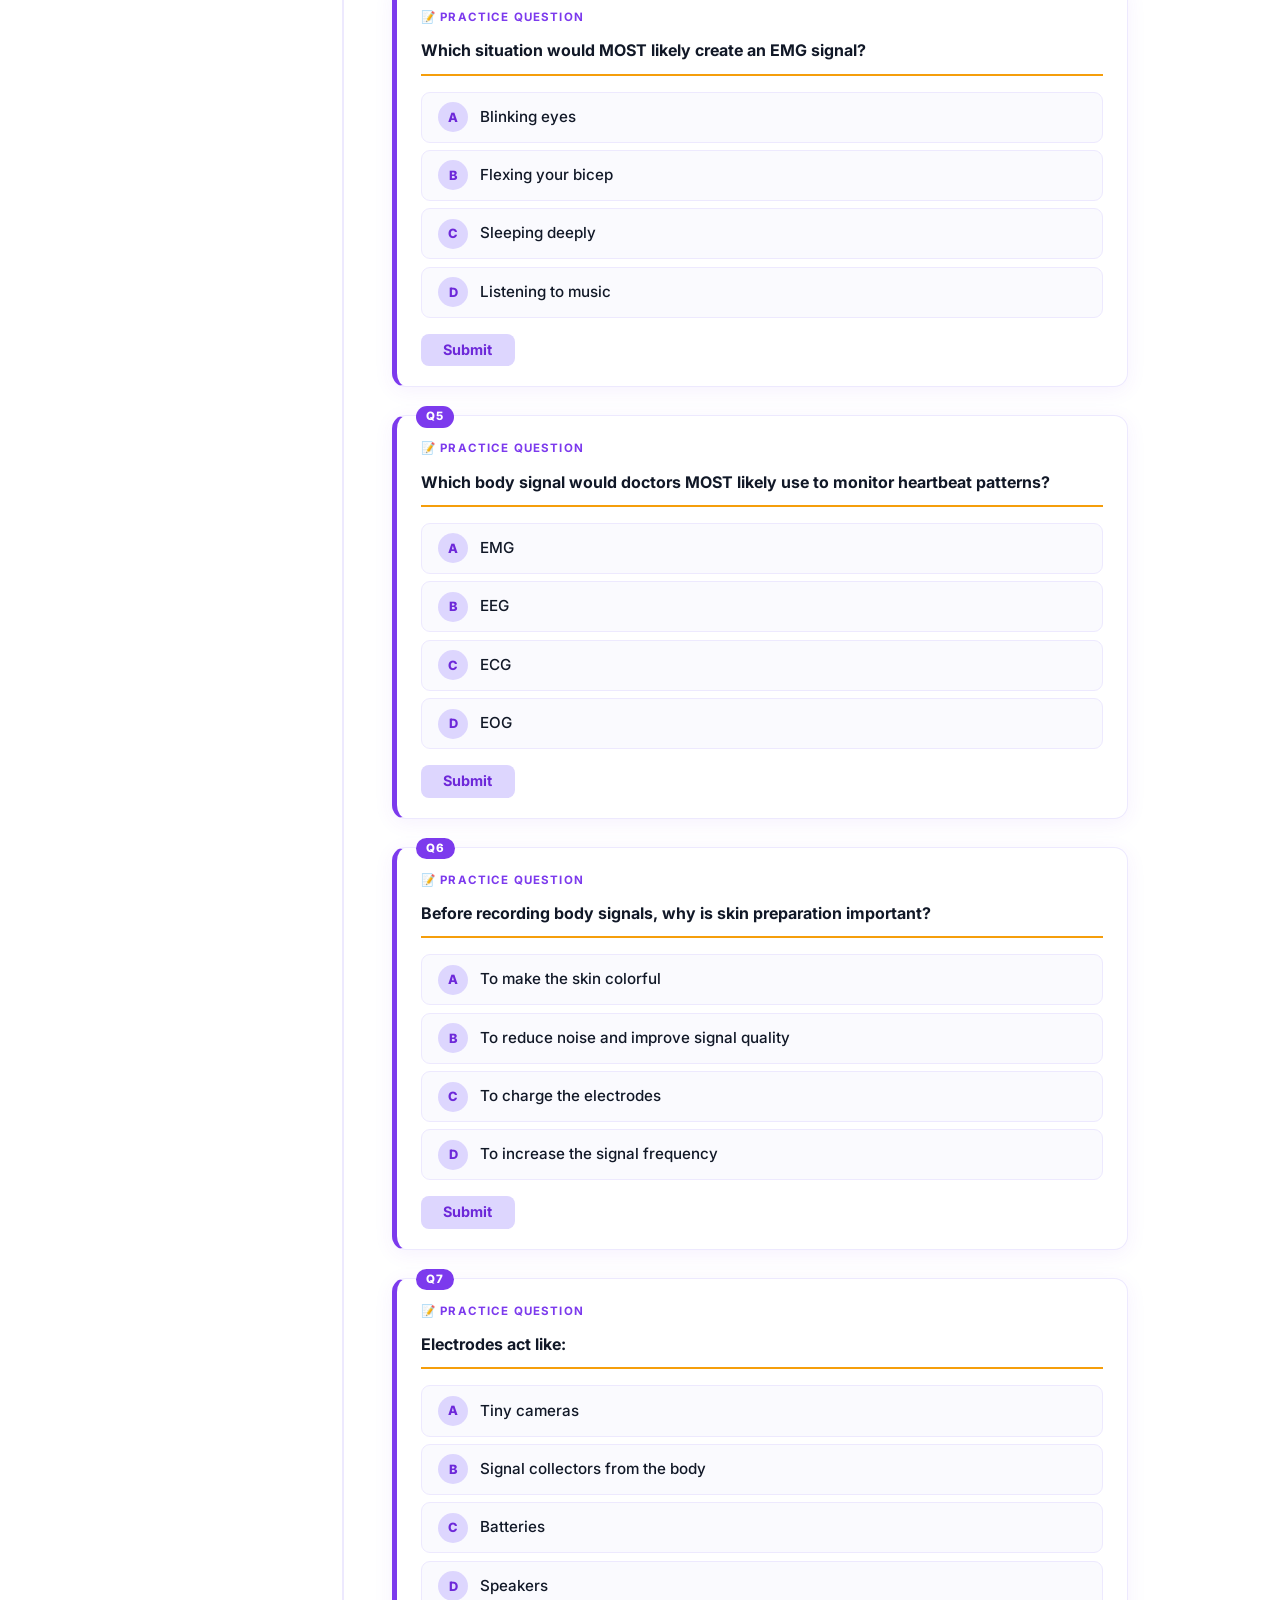
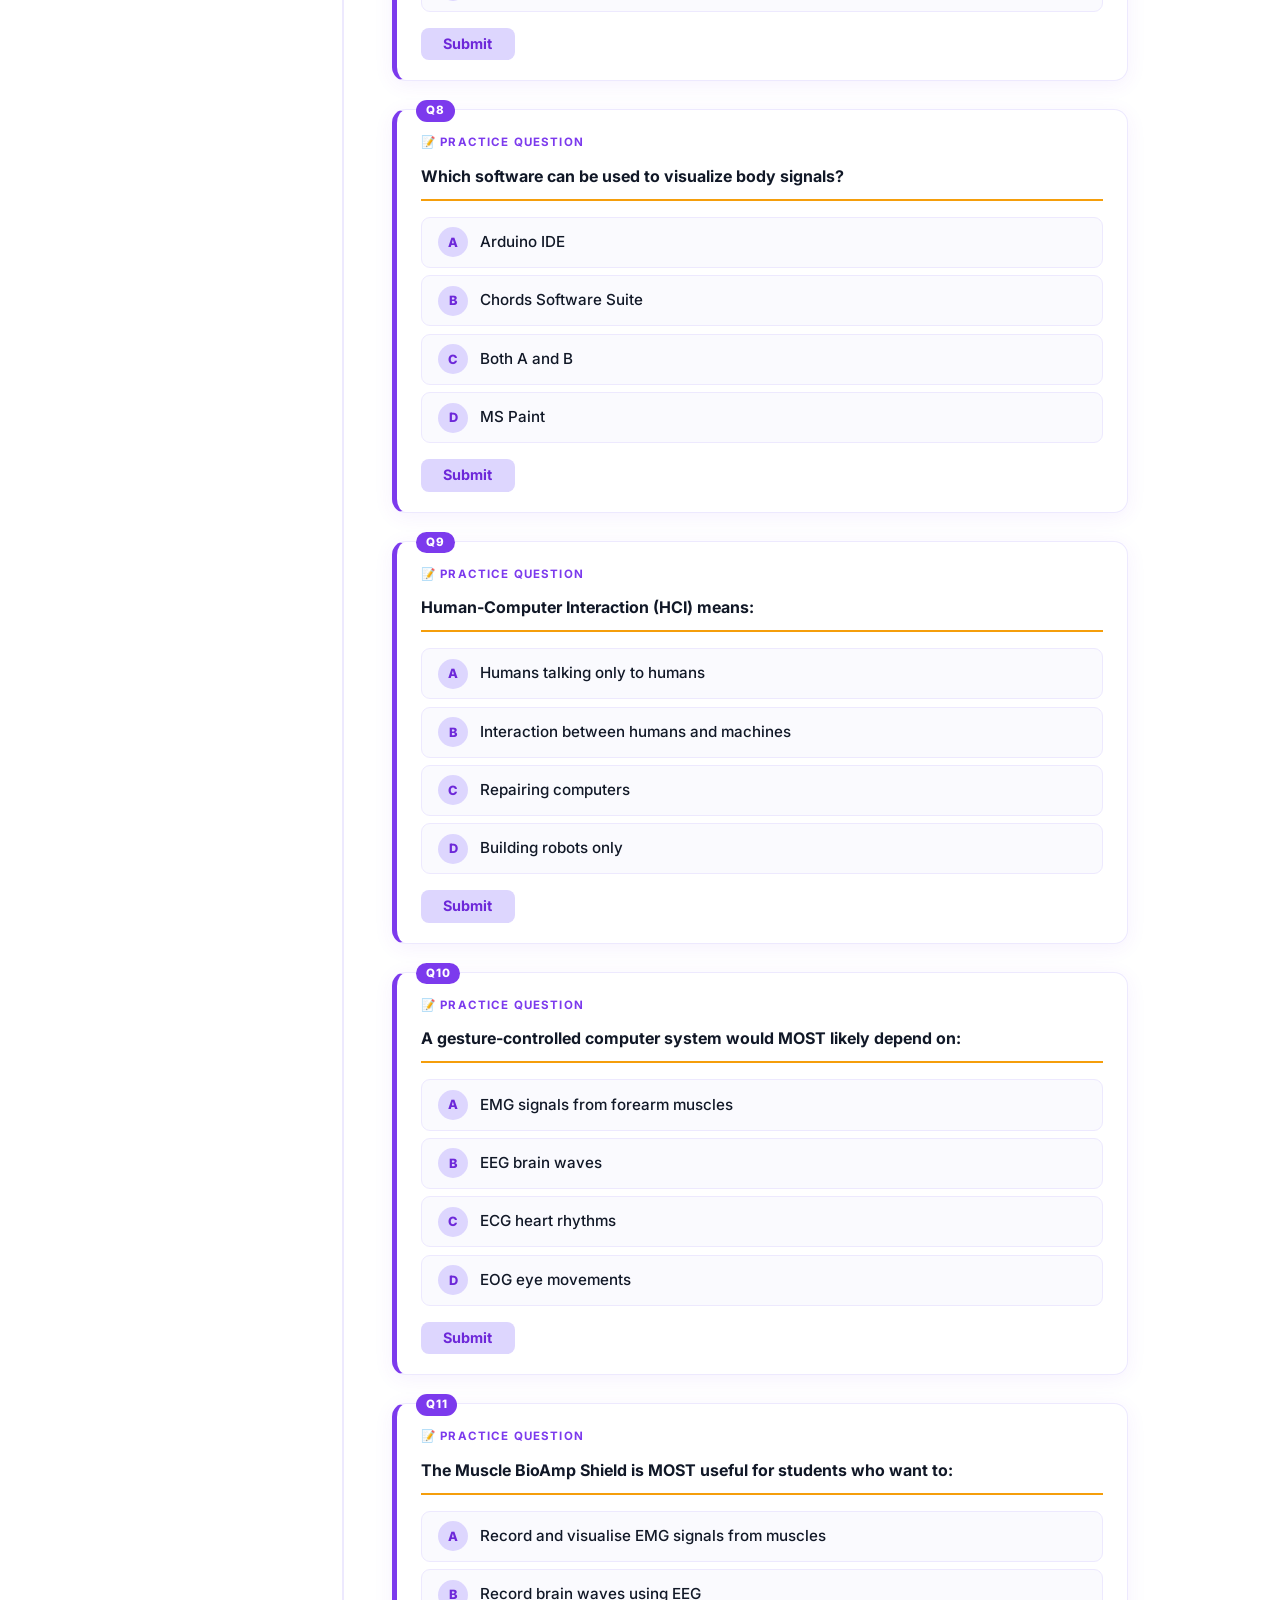
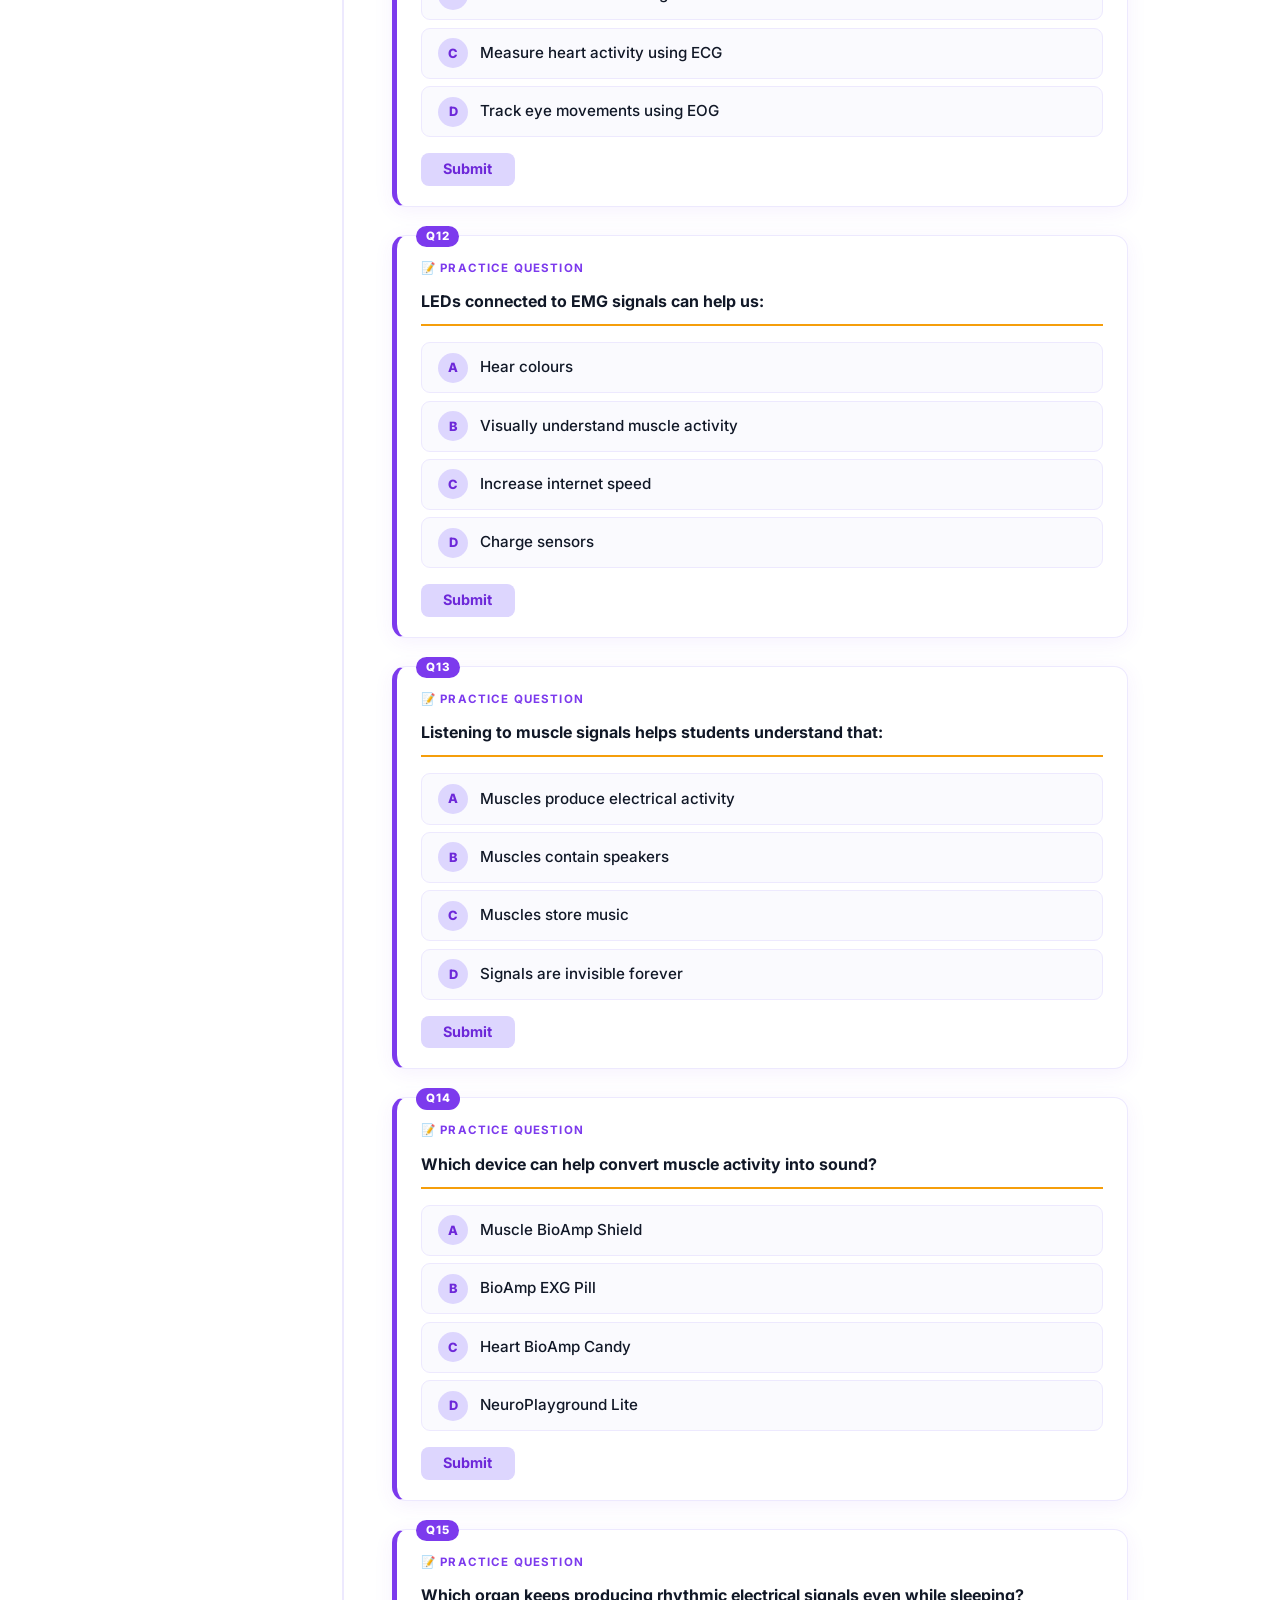
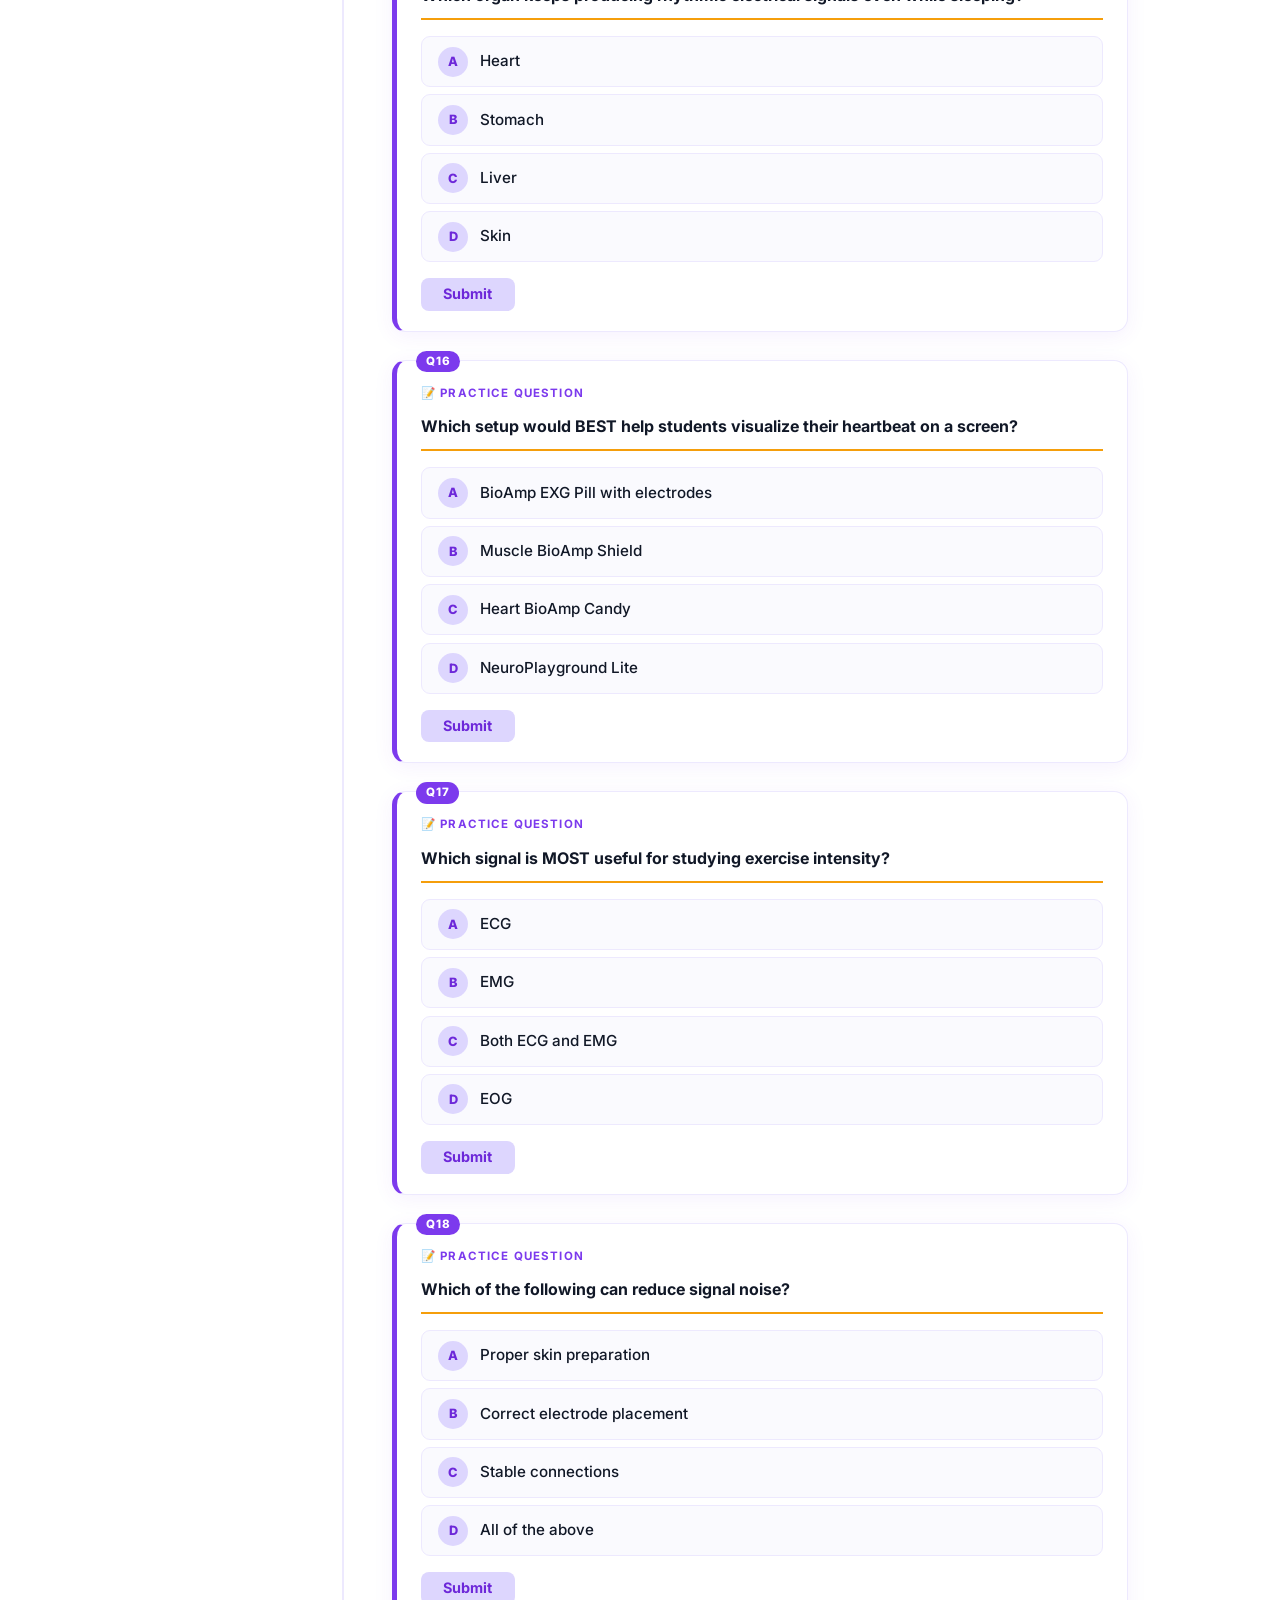
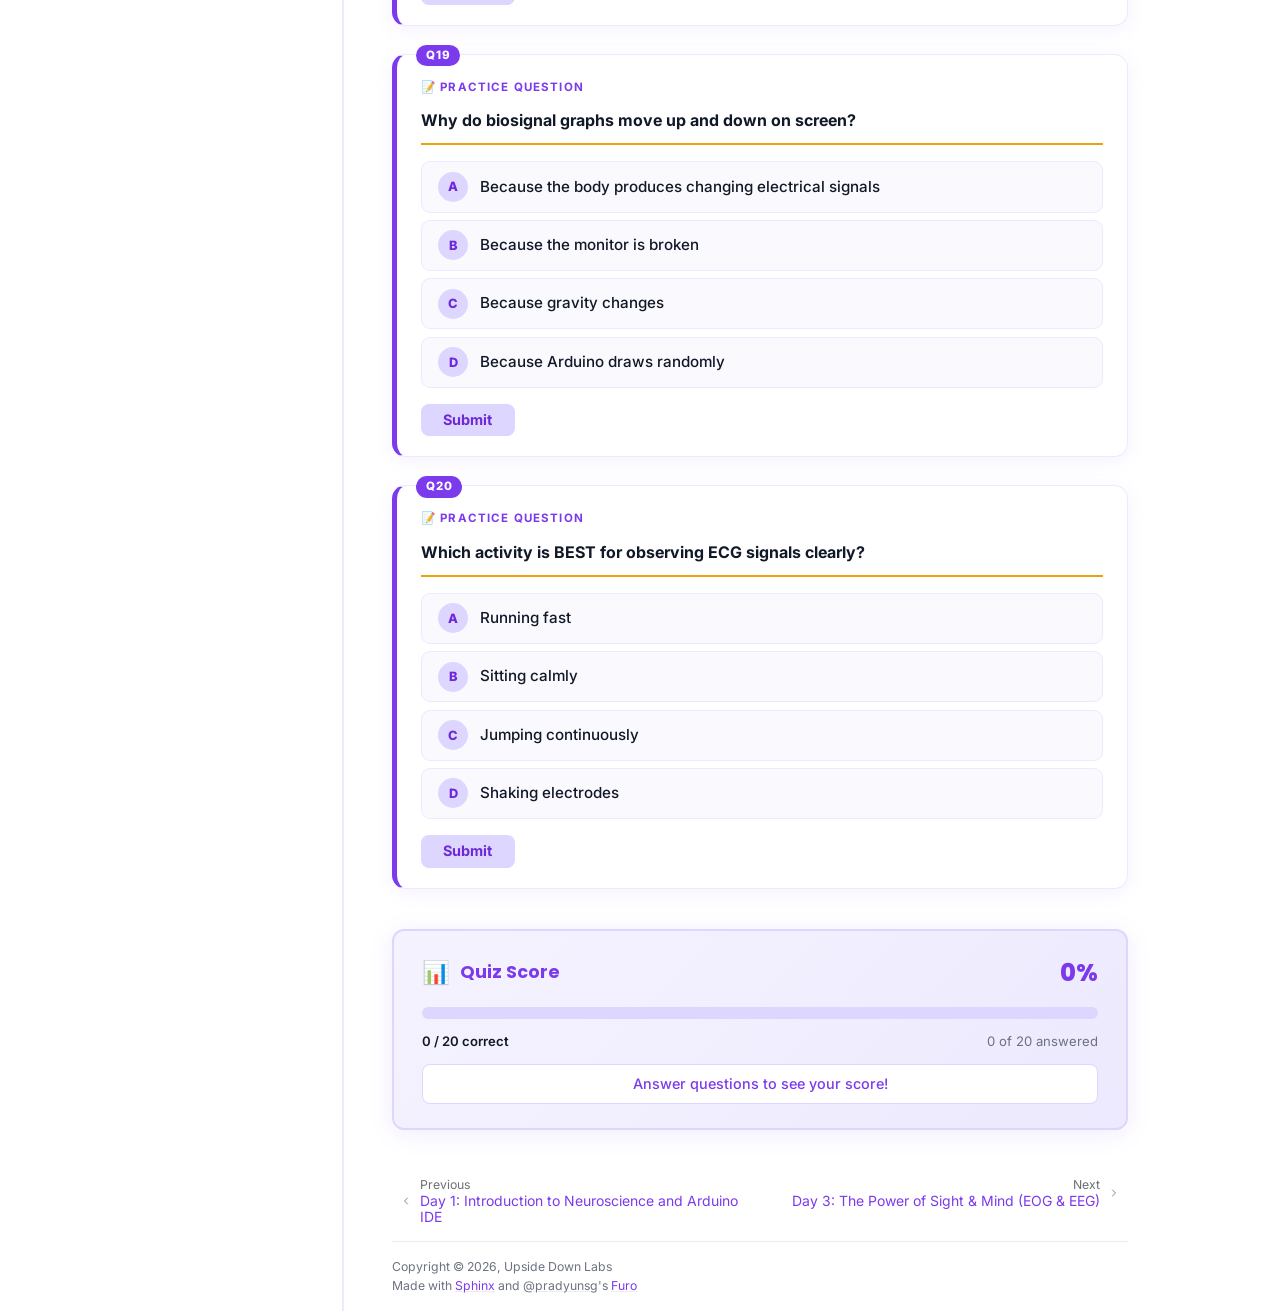
<file: docs/day2.html>
<!doctype html>
<html class="no-js" lang="en" data-content_root="../">
  <head><meta charset="utf-8">
    <meta name="viewport" content="width=device-width,initial-scale=1">
    <meta name="color-scheme" content="light dark"><meta name="viewport" content="width=device-width, initial-scale=1" />
<link rel="index" title="Index" href="../genindex.html"><link rel="search" title="Search" href="../search.html"><link rel="next" title="Day 3: The Power of Sight &amp; Mind (EOG &amp; EEG)" href="day3.html"><link rel="prev" title="Day 1: Introduction to Neuroscience and Arduino IDE" href="day1.html">
        <link rel="prefetch" href="../_static/UDL_logo_white.png" as="image">

    <link rel="shortcut icon" href="../_static/UDL_logo_white.png"><!-- Generated with Sphinx 9.1.0 and Furo 2025.12.19 -->
        <title>Day 2: Visualizing the Body (EMG &amp; ECG) - Upside Down Labs</title>
      <link rel="stylesheet" type="text/css" href="../_static/pygments.css?v=d111a655" />
    <link rel="stylesheet" type="text/css" href="../_static/styles/furo.css?v=7bdb33bb" />
    <link rel="stylesheet" type="text/css" href="../_static/css/udl_custom.css?v=45bea5ae" />
    <link rel="stylesheet" type="text/css" href="../_static/styles/furo-extensions.css?v=8dab3a3b" />
    
    


<style>
  body {
    --color-code-background: #f2f2f2;
  --color-code-foreground: #1e1e1e;
  --color-brand-primary: #7c3aed;
  --color-brand-content: #7c3aed;
  --color-background-primary: #000000;
  --color-background-secondary: #ffffff;
  --color-foreground-primary: #111827;
  --color-foreground-secondary: #6b7280;
  --color-sidebar-background: #ffffff;
  --color-sidebar-background-border: #f3f0ff;
  --color-sidebar-brand-text: #111827;
  --color-sidebar-caption-text: #9ca3af;
  --color-sidebar-link-text: #374151;
  --color-sidebar-link-text--top-level: #111827;
  --color-sidebar-item-background--current: #f5f3ff;
  --color-sidebar-item-background--hover: #fafafa;
  --color-sidebar-search-background: #f9fafb;
  --color-sidebar-search-border-color: #d8b4fe;
  --color-sidebar-search-icon: #7c3aed;
  
  }
  @media not print {
    body[data-theme="dark"] {
      --color-code-background: #202020;
  --color-code-foreground: #d0d0d0;
  
    }
    @media (prefers-color-scheme: dark) {
      body:not([data-theme="light"]) {
        --color-code-background: #202020;
  --color-code-foreground: #d0d0d0;
  
      }
    }
  }
</style></head>
  <body>
    
    <script>
      document.body.dataset.theme = localStorage.getItem("theme") || "auto";
    </script>
    

<svg xmlns="http://www.w3.org/2000/svg" style="display: none;">
  <symbol id="svg-toc" viewBox="0 0 24 24">
    <title>Contents</title>
    <svg stroke="currentColor" fill="currentColor" stroke-width="0" viewBox="0 0 1024 1024">
      <path d="M408 442h480c4.4 0 8-3.6 8-8v-56c0-4.4-3.6-8-8-8H408c-4.4 0-8 3.6-8 8v56c0 4.4 3.6 8 8 8zm-8 204c0 4.4 3.6 8 8 8h480c4.4 0 8-3.6 8-8v-56c0-4.4-3.6-8-8-8H408c-4.4 0-8 3.6-8 8v56zm504-486H120c-4.4 0-8 3.6-8 8v56c0 4.4 3.6 8 8 8h784c4.4 0 8-3.6 8-8v-56c0-4.4-3.6-8-8-8zm0 632H120c-4.4 0-8 3.6-8 8v56c0 4.4 3.6 8 8 8h784c4.4 0 8-3.6 8-8v-56c0-4.4-3.6-8-8-8zM115.4 518.9L271.7 642c5.8 4.6 14.4.5 14.4-6.9V388.9c0-7.4-8.5-11.5-14.4-6.9L115.4 505.1a8.74 8.74 0 0 0 0 13.8z"/>
    </svg>
  </symbol>
  <symbol id="svg-menu" viewBox="0 0 24 24">
    <title>Menu</title>
    <svg xmlns="http://www.w3.org/2000/svg" viewBox="0 0 24 24" fill="none" stroke="currentColor"
      stroke-width="2" stroke-linecap="round" stroke-linejoin="round" class="feather-menu">
      <line x1="3" y1="12" x2="21" y2="12"></line>
      <line x1="3" y1="6" x2="21" y2="6"></line>
      <line x1="3" y1="18" x2="21" y2="18"></line>
    </svg>
  </symbol>
  <symbol id="svg-arrow-right" viewBox="0 0 24 24">
    <title>Expand</title>
    <svg xmlns="http://www.w3.org/2000/svg" viewBox="0 0 24 24" fill="none" stroke="currentColor"
      stroke-width="2" stroke-linecap="round" stroke-linejoin="round" class="feather-chevron-right">
      <polyline points="9 18 15 12 9 6"></polyline>
    </svg>
  </symbol>
  <symbol id="svg-sun" viewBox="0 0 24 24">
    <title>Light mode</title>
    <svg xmlns="http://www.w3.org/2000/svg" viewBox="0 0 24 24" fill="none" stroke="currentColor"
      stroke-width="1" stroke-linecap="round" stroke-linejoin="round" class="feather-sun">
      <circle cx="12" cy="12" r="5"></circle>
      <line x1="12" y1="1" x2="12" y2="3"></line>
      <line x1="12" y1="21" x2="12" y2="23"></line>
      <line x1="4.22" y1="4.22" x2="5.64" y2="5.64"></line>
      <line x1="18.36" y1="18.36" x2="19.78" y2="19.78"></line>
      <line x1="1" y1="12" x2="3" y2="12"></line>
      <line x1="21" y1="12" x2="23" y2="12"></line>
      <line x1="4.22" y1="19.78" x2="5.64" y2="18.36"></line>
      <line x1="18.36" y1="5.64" x2="19.78" y2="4.22"></line>
    </svg>
  </symbol>
  <symbol id="svg-moon" viewBox="0 0 24 24">
    <title>Dark mode</title>
    <svg xmlns="http://www.w3.org/2000/svg" viewBox="0 0 24 24" fill="none" stroke="currentColor"
      stroke-width="1" stroke-linecap="round" stroke-linejoin="round" class="icon-tabler-moon">
      <path stroke="none" d="M0 0h24v24H0z" fill="none" />
      <path d="M12 3c.132 0 .263 0 .393 0a7.5 7.5 0 0 0 7.92 12.446a9 9 0 1 1 -8.313 -12.454z" />
    </svg>
  </symbol>
  <symbol id="svg-sun-with-moon" viewBox="0 0 24 24">
    <title>Auto light/dark, in light mode</title>
    <svg xmlns="http://www.w3.org/2000/svg" viewBox="0 0 24 24" fill="none" stroke="currentColor"
      stroke-width="1" stroke-linecap="round" stroke-linejoin="round"
      class="icon-custom-derived-from-feather-sun-and-tabler-moon">
      <path style="opacity: 50%" d="M 5.411 14.504 C 5.471 14.504 5.532 14.504 5.591 14.504 C 3.639 16.319 4.383 19.569 6.931 20.352 C 7.693 20.586 8.512 20.551 9.25 20.252 C 8.023 23.207 4.056 23.725 2.11 21.184 C 0.166 18.642 1.702 14.949 4.874 14.536 C 5.051 14.512 5.231 14.5 5.411 14.5 L 5.411 14.504 Z"/>
      <line x1="14.5" y1="3.25" x2="14.5" y2="1.25"/>
      <line x1="14.5" y1="15.85" x2="14.5" y2="17.85"/>
      <line x1="10.044" y1="5.094" x2="8.63" y2="3.68"/>
      <line x1="19" y1="14.05" x2="20.414" y2="15.464"/>
      <line x1="8.2" y1="9.55" x2="6.2" y2="9.55"/>
      <line x1="20.8" y1="9.55" x2="22.8" y2="9.55"/>
      <line x1="10.044" y1="14.006" x2="8.63" y2="15.42"/>
      <line x1="19" y1="5.05" x2="20.414" y2="3.636"/>
      <circle cx="14.5" cy="9.55" r="3.6"/>
    </svg>
  </symbol>
  <symbol id="svg-moon-with-sun" viewBox="0 0 24 24">
    <title>Auto light/dark, in dark mode</title>
    <svg xmlns="http://www.w3.org/2000/svg" viewBox="0 0 24 24" fill="none" stroke="currentColor"
      stroke-width="1" stroke-linecap="round" stroke-linejoin="round"
      class="icon-custom-derived-from-feather-sun-and-tabler-moon">
      <path d="M 8.282 7.007 C 8.385 7.007 8.494 7.007 8.595 7.007 C 5.18 10.184 6.481 15.869 10.942 17.24 C 12.275 17.648 13.706 17.589 15 17.066 C 12.851 22.236 5.91 23.143 2.505 18.696 C -0.897 14.249 1.791 7.786 7.342 7.063 C 7.652 7.021 7.965 7 8.282 7 L 8.282 7.007 Z"/>
      <line style="opacity: 50%" x1="18" y1="3.705" x2="18" y2="2.5"/>
      <line style="opacity: 50%" x1="18" y1="11.295" x2="18" y2="12.5"/>
      <line style="opacity: 50%" x1="15.316" y1="4.816" x2="14.464" y2="3.964"/>
      <line style="opacity: 50%" x1="20.711" y1="10.212" x2="21.563" y2="11.063"/>
      <line style="opacity: 50%" x1="14.205" y1="7.5" x2="13.001" y2="7.5"/>
      <line style="opacity: 50%" x1="21.795" y1="7.5" x2="23" y2="7.5"/>
      <line style="opacity: 50%" x1="15.316" y1="10.184" x2="14.464" y2="11.036"/>
      <line style="opacity: 50%" x1="20.711" y1="4.789" x2="21.563" y2="3.937"/>
      <circle style="opacity: 50%" cx="18" cy="7.5" r="2.169"/>
    </svg>
  </symbol>
  <symbol id="svg-pencil" viewBox="0 0 24 24">
    <svg xmlns="http://www.w3.org/2000/svg" viewBox="0 0 24 24" fill="none" stroke="currentColor"
      stroke-width="1" stroke-linecap="round" stroke-linejoin="round" class="icon-tabler-pencil-code">
      <path d="M4 20h4l10.5 -10.5a2.828 2.828 0 1 0 -4 -4l-10.5 10.5v4" />
      <path d="M13.5 6.5l4 4" />
      <path d="M20 21l2 -2l-2 -2" />
      <path d="M17 17l-2 2l2 2" />
    </svg>
  </symbol>
  <symbol id="svg-eye" viewBox="0 0 24 24">
    <svg xmlns="http://www.w3.org/2000/svg" viewBox="0 0 24 24" fill="none" stroke="currentColor"
      stroke-width="1" stroke-linecap="round" stroke-linejoin="round" class="icon-tabler-eye-code">
      <path stroke="none" d="M0 0h24v24H0z" fill="none" />
      <path d="M10 12a2 2 0 1 0 4 0a2 2 0 0 0 -4 0" />
      <path
        d="M11.11 17.958c-3.209 -.307 -5.91 -2.293 -8.11 -5.958c2.4 -4 5.4 -6 9 -6c3.6 0 6.6 2 9 6c-.21 .352 -.427 .688 -.647 1.008" />
      <path d="M20 21l2 -2l-2 -2" />
      <path d="M17 17l-2 2l2 2" />
    </svg>
  </symbol>
</svg>

<input type="checkbox" class="sidebar-toggle" name="__navigation" id="__navigation" aria-label="Toggle site navigation sidebar">
<input type="checkbox" class="sidebar-toggle" name="__toc" id="__toc" aria-label="Toggle table of contents sidebar">
<label class="overlay sidebar-overlay" for="__navigation"></label>
<label class="overlay toc-overlay" for="__toc"></label>

<a class="skip-to-content muted-link" href="#furo-main-content">Skip to content</a>



<div class="page">
  <header class="mobile-header">
    <div class="header-left">
      <label class="nav-overlay-icon" for="__navigation">
        <span class="icon"><svg><use href="#svg-menu"></use></svg></span>
      </label>
    </div>
    <div class="header-center">
      <a href="../index.html"><div class="brand">Upside Down Labs</div></a>
    </div>
    <div class="header-right">
      <div class="theme-toggle-container theme-toggle-header">
        <button class="theme-toggle" aria-label="Toggle Light / Dark / Auto color theme">
          <svg class="theme-icon-when-auto-light"><use href="#svg-sun-with-moon"></use></svg>
          <svg class="theme-icon-when-auto-dark"><use href="#svg-moon-with-sun"></use></svg>
          <svg class="theme-icon-when-dark"><use href="#svg-moon"></use></svg>
          <svg class="theme-icon-when-light"><use href="#svg-sun"></use></svg>
        </button>
      </div>
      <label class="toc-overlay-icon toc-header-icon" for="__toc">
        <span class="icon"><svg><use href="#svg-toc"></use></svg></span>
      </label>
    </div>
  </header>
  <aside class="sidebar-drawer">
    <div class="sidebar-container">
      
      <div class="sidebar-sticky"><a class="sidebar-brand" href="../index.html">
  <div class="sidebar-logo-container">
    <img class="sidebar-logo" src="../_static/UDL_logo_white.png" alt="Logo"/>
  </div>
  
  
</a><form class="sidebar-search-container" method="get" action="../search.html" role="search">
  <input class="sidebar-search" placeholder="Search" name="q" aria-label="Search">
  <input type="hidden" name="check_keywords" value="yes">
  <input type="hidden" name="area" value="default">
</form>
<div id="searchbox"></div><div class="sidebar-scroll"><div class="sidebar-tree">
  <ul class="current">
<li class="toctree-l1"><a class="reference internal" href="day1.html">Day 1: Introduction to Neuroscience and Arduino IDE</a></li>
<li class="toctree-l1 current current-page"><a class="current reference internal" href="#">Day 2: Visualizing the Body (EMG &amp; ECG)</a></li>
<li class="toctree-l1"><a class="reference internal" href="day3.html">Day 3: The Power of Sight &amp; Mind (EOG &amp; EEG)</a></li>
<li class="toctree-l1"><a class="reference internal" href="day4.html">Day 4: Gaming in the Field of HCI and BCI</a></li>
<li class="toctree-l1"><a class="reference internal" href="day5.html">Day 5: Advanced HCI/BCI, Research and Applications</a></li>
</ul>

</div>
</div>

      </div>
      
    </div>
  </aside>
  <div class="main">
    <div class="content">
      <div class="article-container">
        <a href="#" class="back-to-top muted-link">
          <svg xmlns="http://www.w3.org/2000/svg" viewBox="0 0 24 24">
            <path d="M13 20h-2V8l-5.5 5.5-1.42-1.42L12 4.16l7.92 7.92-1.42 1.42L13 8v12z"></path>
          </svg>
          <span>Back to top</span>
        </a>
        <div class="content-icon-container">
          <div class="view-this-page">
  <a class="muted-link" href="../_sources/docs/day2.rst.txt" title="View this page">
    <svg><use href="#svg-eye"></use></svg>
    <span class="visually-hidden">View this page</span>
  </a>
</div>
<div class="theme-toggle-container theme-toggle-content">
            <button class="theme-toggle" aria-label="Toggle Light / Dark / Auto color theme">
              <svg class="theme-icon-when-auto-light"><use href="#svg-sun-with-moon"></use></svg>
              <svg class="theme-icon-when-auto-dark"><use href="#svg-moon-with-sun"></use></svg>
              <svg class="theme-icon-when-dark"><use href="#svg-moon"></use></svg>
              <svg class="theme-icon-when-light"><use href="#svg-sun"></use></svg>
            </button>
          </div>
          <label class="toc-overlay-icon toc-content-icon" for="__toc">
            <span class="icon"><svg><use href="#svg-toc"></use></svg></span>
          </label>
        </div>
        <article role="main" id="furo-main-content">
          <section id="day-2-visualizing-the-body-emg-ecg">
<h1>Day 2: Visualizing the Body (EMG &amp; ECG)<a class="headerlink" href="#day-2-visualizing-the-body-emg-ecg" title="Link to this heading">¶</a></h1>
<p><strong>Objective:</strong> Learn signal acquisition and how to reduce noise.</p>
<hr class="docutils" />
<section id="hour-1-recording-raw-bio-data">
<h2>Hour 1: Recording Raw Bio-Data<a class="headerlink" href="#hour-1-recording-raw-bio-data" title="Link to this heading">¶</a></h2>
<p>Before placing any electrode, you need to prepare your skin. Skipping this step is the
number one reason for noisy, unusable signals.</p>
<section id="why-skin-preparation-matters">
<h3>Why Skin Preparation Matters<a class="headerlink" href="#why-skin-preparation-matters" title="Link to this heading">¶</a></h3>
<p>Your skin has a layer of dead cells and natural oils on the surface. These act like a
resistor (called <strong>skin impedance</strong>) between the electrode and the actual signal underneath.
High impedance = weak, noisy signal. Removing the outer layer fixes this.</p>
<p><strong>Steps to prepare skin:</strong></p>
<ol class="arabic simple">
<li><p>Identify the muscle or area you will record from.</p></li>
<li><p>Apply a small amount of <strong>NuPrep gel</strong> using a cotton swab.</p></li>
<li><p>Rub gently in circular motions to remove dead skin cells.</p></li>
<li><p>Wipe away the gel with an alcohol swab.</p></li>
<li><p>Let the skin dry for a few seconds, then place the electrode.</p></li>
</ol>
</section>
<section id="understanding-the-three-electrodes">
<h3>Understanding the Three Electrodes<a class="headerlink" href="#understanding-the-three-electrodes" title="Link to this heading">¶</a></h3>
<p>Every BioAmp recording uses three connections:</p>
<div class="table-wrapper colwidths-given docutils container">
<table class="docutils align-default">
<colgroup>
<col style="width: 15.0%" />
<col style="width: 85.0%" />
</colgroup>
<thead>
<tr class="row-odd"><th class="head"><p>Electrode</p></th>
<th class="head"><p>Purpose</p></th>
</tr>
</thead>
<tbody>
<tr class="row-even"><td><p><strong>IN+</strong></p></td>
<td><p>Placed directly on the muscle/signal area. Captures the main signal.</p></td>
</tr>
<tr class="row-odd"><td><p><strong>IN−</strong></p></td>
<td><p>Placed 2–10 cm away from IN+, on the same area. Together with IN+, this cancels
out electrical noise from the environment (like 50 Hz power-line interference).</p></td>
</tr>
<tr class="row-even"><td><p><strong>REF</strong></p></td>
<td><p>Placed on a bony, electrically silent spot (elbow, wrist, or ankle). Acts as a
reference ground to remove common interference.</p></td>
</tr>
</tbody>
</table>
</div>
<p>The BioAmp uses the difference between IN+ and IN−. Because any external noise
(like 50 Hz from your phone charger) is present equally on both electrodes, it
cancels out — leaving only the real biological signal. This technique is called
<strong>differential measurement</strong>.</p>
<p><strong>Activity:</strong> Electrode placement practice and visualising body signals using the
Chords Software Suite or Arduino IDE Serial Plotter.</p>
</section>
</section>
<hr class="docutils" />
<section id="hour-2-emg-human-computer-interaction">
<h2>Hour 2: EMG &amp; Human-Computer Interaction<a class="headerlink" href="#hour-2-emg-human-computer-interaction" title="Link to this heading">¶</a></h2>
<section id="electromyography-emg">
<h3>Electromyography (EMG)<a class="headerlink" href="#electromyography-emg" title="Link to this heading">¶</a></h3>
<p>EMG records the electrical activity produced by your skeletal muscles. Every time a
muscle contracts — whether you clench your fist, raise your arm, or blink — motor
neurons send electrical pulses to the muscle fibres. EMG captures those pulses.</p>
<p><strong>Key numbers:</strong></p>
<ul class="simple">
<li><p>Signal range: 0–10 mV</p></li>
<li><p>Useful frequency band: 50–150 Hz (within the 0–500 Hz full range)</p></li>
<li><p>Amplified by ×1000 or more before reading</p></li>
</ul>
<p><strong>Surface EMG (sEMG)</strong> is non-invasive — you just stick gel electrodes on the skin
above the muscle. This is the type used in this course.</p>
</section>
<section id="emg-and-human-computer-interaction-hci">
<h3>EMG and Human-Computer Interaction (HCI)<a class="headerlink" href="#emg-and-human-computer-interaction-hci" title="Link to this heading">¶</a></h3>
<p>EMG is one of the most powerful tools for HCI because muscles are easy to activate
deliberately and produce strong, reliable signals.</p>
<p><strong>Applications:</strong></p>
<ul class="simple">
<li><p><strong>Prosthetics:</strong> Amputees control robotic limbs using residual muscle signals</p></li>
<li><p><strong>Rehabilitation:</strong> Therapists monitor muscle recovery after injury</p></li>
<li><p><strong>Gaming:</strong> Control games by flexing muscles instead of pressing buttons</p></li>
<li><p><strong>Robotics:</strong> Exoskeleton suits help paralysed people walk</p></li>
</ul>
<p><strong>Algorithms used:</strong></p>
<ul class="simple">
<li><p><strong>Thresholding:</strong> If the signal crosses a set voltage level, trigger an action
(e.g., flex → click)</p></li>
<li><p><strong>Envelope detection:</strong> Smooth the raw EMG to detect overall muscle activation level</p></li>
</ul>
<p><strong>Activity 1:</strong> Visualise your EMG signals on LEDs using Muscle BioAmp Shield.</p>
<p><strong>Activity 2:</strong> Listen to your muscle signals as audio through Muscle BioAmp Shield.</p>
</section>
</section>
<hr class="docutils" />
<section id="hour-3-ecg-heart-health">
<h2>Hour 3: ECG &amp; Heart Health<a class="headerlink" href="#hour-3-ecg-heart-health" title="Link to this heading">¶</a></h2>
<section id="electrocardiography-ecg">
<h3>Electrocardiography (ECG)<a class="headerlink" href="#electrocardiography-ecg" title="Link to this heading">¶</a></h3>
<p>Your heart is a muscle. Every heartbeat is triggered by an electrical impulse that
spreads across the heart, causing it to contract and pump blood. ECG records those
impulses from the surface of your skin — no surgery needed.</p>
<p><strong>Key numbers:</strong></p>
<ul class="simple">
<li><p>Signal range: 10 µV–5 mV</p></li>
<li><p>Frequency range: 0.05–100 Hz</p></li>
</ul>
</section>
<section id="the-ecg-waveform-pqrst">
<h3>The ECG Waveform (PQRST)<a class="headerlink" href="#the-ecg-waveform-pqrst" title="Link to this heading">¶</a></h3>
<p>A single heartbeat produces a characteristic shape with five labelled points:</p>
<div class="table-wrapper colwidths-given docutils container">
<table class="docutils align-default">
<colgroup>
<col style="width: 20.0%" />
<col style="width: 80.0%" />
</colgroup>
<thead>
<tr class="row-odd"><th class="head"><p>Feature</p></th>
<th class="head"><p>What it represents</p></th>
</tr>
</thead>
<tbody>
<tr class="row-even"><td><p><strong>P wave</strong></p></td>
<td><p>Upper chambers (atria) receiving the electrical signal and contracting</p></td>
</tr>
<tr class="row-odd"><td><p><strong>PR interval</strong></p></td>
<td><p>Signal travelling from atria down to the lower chambers (0.12–0.20 s)</p></td>
</tr>
<tr class="row-even"><td><p><strong>QRS complex</strong></p></td>
<td><p>Lower chambers (ventricles) contracting — the main pump stroke (0.06–0.10 s)</p></td>
</tr>
<tr class="row-odd"><td><p><strong>ST segment</strong></p></td>
<td><p>Ventricles recovering after contraction (0.08–0.12 s)</p></td>
</tr>
<tr class="row-even"><td><p><strong>T wave</strong></p></td>
<td><p>Ventricles resetting, ready for the next beat</p></td>
</tr>
</tbody>
</table>
</div>
<p>The time between two R peaks (R-R interval) tells you your heart rate.</p>
</section>
<section id="real-world-applications">
<h3>Real-World Applications<a class="headerlink" href="#real-world-applications" title="Link to this heading">¶</a></h3>
<ul class="simple">
<li><p>Detecting irregular heart rhythms (arrhythmias)</p></li>
<li><p>Diagnosing heart attacks</p></li>
<li><p>Fitness trackers and smartwatches</p></li>
<li><p>Portable ECG patches for continuous monitoring</p></li>
</ul>
<p><strong>Compatible UDL hardware:</strong> BioAmp EXG Pill, Heart BioAmp Candy, Neuro PlayGround Lite.</p>
<p><strong>Activity:</strong> Visualise your heart signal on screen using BioAmp EXG Pill.</p>
</section>
</section>
<hr class="docutils" />
<section id="day-2-quiz">
<h2>Day 2 Quiz<a class="headerlink" href="#day-2-quiz" title="Link to this heading">¶</a></h2>
<div class="udl-mcq" id="mcq-e26af9e1" data-correct="1">
  <div class="udl-mcq__question">Where should the REF electrode be placed?</div>
  <div class="udl-mcq__options">
    <div class="udl-mcq__option" data-index="0" role="radio" aria-checked="false" tabindex="0"><span class="udl-mcq__option-label">A</span><span class="udl-mcq__option-text">On the belly of the muscle being recorded</span></div>
    <div class="udl-mcq__option" data-index="1" role="radio" aria-checked="false" tabindex="0"><span class="udl-mcq__option-label">B</span><span class="udl-mcq__option-text">On a bony area like the elbow or wrist</span></div>
    <div class="udl-mcq__option" data-index="2" role="radio" aria-checked="false" tabindex="0"><span class="udl-mcq__option-label">C</span><span class="udl-mcq__option-text">2 cm away from IN+</span></div>
    <div class="udl-mcq__option" data-index="3" role="radio" aria-checked="false" tabindex="0"><span class="udl-mcq__option-label">D</span><span class="udl-mcq__option-text">Anywhere on the skin surface</span></div>
  </div>
  <div class="udl-mcq__actions">
    <button class="udl-mcq__submit" disabled>Submit</button>
    <button class="udl-mcq__reset" style="display:none">Try Again</button>
  </div>
  <div class="udl-mcq__feedback" aria-live="polite"></div>
  <div class="udl-mcq__explanation" style="display:none"><strong>Explanation:</strong> The REF electrode must be placed on an electrically neutral site — a bony area with no muscle underneath, such as the elbow, wrist, or ankle. This gives the amplifier a stable reference point.</div>
</div><div class="udl-mcq" id="mcq-da8002c6" data-correct="0">
  <div class="udl-mcq__question">What does the QRS complex in an ECG represent?</div>
  <div class="udl-mcq__options">
    <div class="udl-mcq__option" data-index="0" role="radio" aria-checked="false" tabindex="0"><span class="udl-mcq__option-label">A</span><span class="udl-mcq__option-text">The lower chambers (ventricles) contracting to pump blood</span></div>
    <div class="udl-mcq__option" data-index="1" role="radio" aria-checked="false" tabindex="0"><span class="udl-mcq__option-label">B</span><span class="udl-mcq__option-text">The upper chambers (atria) receiving a signal</span></div>
    <div class="udl-mcq__option" data-index="2" role="radio" aria-checked="false" tabindex="0"><span class="udl-mcq__option-label">C</span><span class="udl-mcq__option-text">The heart resetting between beats</span></div>
    <div class="udl-mcq__option" data-index="3" role="radio" aria-checked="false" tabindex="0"><span class="udl-mcq__option-label">D</span><span class="udl-mcq__option-text">Blood flowing through the aorta</span></div>
  </div>
  <div class="udl-mcq__actions">
    <button class="udl-mcq__submit" disabled>Submit</button>
    <button class="udl-mcq__reset" style="display:none">Try Again</button>
  </div>
  <div class="udl-mcq__feedback" aria-live="polite"></div>
  <div class="udl-mcq__explanation" style="display:none"><strong>Explanation:</strong> The QRS complex represents ventricular depolarisation — the main pumping contraction of the heart lower chambers (ventricles). It is the largest feature on a normal ECG trace.</div>
</div><div class="udl-mcq" id="mcq-25919d0e" data-correct="3">
  <div class="udl-mcq__question">What technique does the BioAmp use to cancel out 50 Hz power-line noise?</div>
  <div class="udl-mcq__options">
    <div class="udl-mcq__option" data-index="0" role="radio" aria-checked="false" tabindex="0"><span class="udl-mcq__option-label">A</span><span class="udl-mcq__option-text">High-pass filtering only</span></div>
    <div class="udl-mcq__option" data-index="1" role="radio" aria-checked="false" tabindex="0"><span class="udl-mcq__option-label">B</span><span class="udl-mcq__option-text">Increasing the sampling rate</span></div>
    <div class="udl-mcq__option" data-index="2" role="radio" aria-checked="false" tabindex="0"><span class="udl-mcq__option-label">C</span><span class="udl-mcq__option-text">Placing the REF electrode further away</span></div>
    <div class="udl-mcq__option" data-index="3" role="radio" aria-checked="false" tabindex="0"><span class="udl-mcq__option-label">D</span><span class="udl-mcq__option-text">Differential measurement between IN+ and IN-</span></div>
  </div>
  <div class="udl-mcq__actions">
    <button class="udl-mcq__submit" disabled>Submit</button>
    <button class="udl-mcq__reset" style="display:none">Try Again</button>
  </div>
  <div class="udl-mcq__feedback" aria-live="polite"></div>
  <div class="udl-mcq__explanation" style="display:none"><strong>Explanation:</strong> Differential measurement amplifies only the difference between IN+ and IN-. External noise (like 50 Hz interference from mains electricity) is identical on both electrodes, so it subtracts to zero and disappears from the output.</div>
</div><div class="udl-mcq" id="mcq-cd25cd0b" data-correct="1">
  <div class="udl-mcq__question">Which situation would MOST likely create an EMG signal?</div>
  <div class="udl-mcq__options">
    <div class="udl-mcq__option" data-index="0" role="radio" aria-checked="false" tabindex="0"><span class="udl-mcq__option-label">A</span><span class="udl-mcq__option-text">Blinking eyes</span></div>
    <div class="udl-mcq__option" data-index="1" role="radio" aria-checked="false" tabindex="0"><span class="udl-mcq__option-label">B</span><span class="udl-mcq__option-text">Flexing your bicep</span></div>
    <div class="udl-mcq__option" data-index="2" role="radio" aria-checked="false" tabindex="0"><span class="udl-mcq__option-label">C</span><span class="udl-mcq__option-text">Sleeping deeply</span></div>
    <div class="udl-mcq__option" data-index="3" role="radio" aria-checked="false" tabindex="0"><span class="udl-mcq__option-label">D</span><span class="udl-mcq__option-text">Listening to music</span></div>
  </div>
  <div class="udl-mcq__actions">
    <button class="udl-mcq__submit" disabled>Submit</button>
    <button class="udl-mcq__reset" style="display:none">Try Again</button>
  </div>
  <div class="udl-mcq__feedback" aria-live="polite"></div>
  <div class="udl-mcq__explanation" style="display:none"><strong>Explanation:</strong> EMG records electrical activity from skeletal muscles during contraction. Flexing your bicep is a direct muscle contraction, producing a clear EMG signal.</div>
</div><div class="udl-mcq" id="mcq-f37e131f" data-correct="2">
  <div class="udl-mcq__question">Which body signal would doctors MOST likely use to monitor heartbeat patterns?</div>
  <div class="udl-mcq__options">
    <div class="udl-mcq__option" data-index="0" role="radio" aria-checked="false" tabindex="0"><span class="udl-mcq__option-label">A</span><span class="udl-mcq__option-text">EMG</span></div>
    <div class="udl-mcq__option" data-index="1" role="radio" aria-checked="false" tabindex="0"><span class="udl-mcq__option-label">B</span><span class="udl-mcq__option-text">EEG</span></div>
    <div class="udl-mcq__option" data-index="2" role="radio" aria-checked="false" tabindex="0"><span class="udl-mcq__option-label">C</span><span class="udl-mcq__option-text">ECG</span></div>
    <div class="udl-mcq__option" data-index="3" role="radio" aria-checked="false" tabindex="0"><span class="udl-mcq__option-label">D</span><span class="udl-mcq__option-text">EOG</span></div>
  </div>
  <div class="udl-mcq__actions">
    <button class="udl-mcq__submit" disabled>Submit</button>
    <button class="udl-mcq__reset" style="display:none">Try Again</button>
  </div>
  <div class="udl-mcq__feedback" aria-live="polite"></div>
  <div class="udl-mcq__explanation" style="display:none"><strong>Explanation:</strong> ECG (Electrocardiogram) records the heart electrical activity, showing its rhythm and detecting abnormalities — making it the standard tool for monitoring heartbeat patterns.</div>
</div><div class="udl-mcq" id="mcq-d9dd9f93" data-correct="1">
  <div class="udl-mcq__question">Before recording body signals, why is skin preparation important?</div>
  <div class="udl-mcq__options">
    <div class="udl-mcq__option" data-index="0" role="radio" aria-checked="false" tabindex="0"><span class="udl-mcq__option-label">A</span><span class="udl-mcq__option-text">To make the skin colorful</span></div>
    <div class="udl-mcq__option" data-index="1" role="radio" aria-checked="false" tabindex="0"><span class="udl-mcq__option-label">B</span><span class="udl-mcq__option-text">To reduce noise and improve signal quality</span></div>
    <div class="udl-mcq__option" data-index="2" role="radio" aria-checked="false" tabindex="0"><span class="udl-mcq__option-label">C</span><span class="udl-mcq__option-text">To charge the electrodes</span></div>
    <div class="udl-mcq__option" data-index="3" role="radio" aria-checked="false" tabindex="0"><span class="udl-mcq__option-label">D</span><span class="udl-mcq__option-text">To increase the signal frequency</span></div>
  </div>
  <div class="udl-mcq__actions">
    <button class="udl-mcq__submit" disabled>Submit</button>
    <button class="udl-mcq__reset" style="display:none">Try Again</button>
  </div>
  <div class="udl-mcq__feedback" aria-live="polite"></div>
  <div class="udl-mcq__explanation" style="display:none"><strong>Explanation:</strong> Proper skin preparation removes dead cells and oils that increase impedance, directly improving signal quality by reducing noise at the electrode-skin interface.</div>
</div><div class="udl-mcq" id="mcq-0beef838" data-correct="1">
  <div class="udl-mcq__question">Electrodes act like:</div>
  <div class="udl-mcq__options">
    <div class="udl-mcq__option" data-index="0" role="radio" aria-checked="false" tabindex="0"><span class="udl-mcq__option-label">A</span><span class="udl-mcq__option-text">Tiny cameras</span></div>
    <div class="udl-mcq__option" data-index="1" role="radio" aria-checked="false" tabindex="0"><span class="udl-mcq__option-label">B</span><span class="udl-mcq__option-text">Signal collectors from the body</span></div>
    <div class="udl-mcq__option" data-index="2" role="radio" aria-checked="false" tabindex="0"><span class="udl-mcq__option-label">C</span><span class="udl-mcq__option-text">Batteries</span></div>
    <div class="udl-mcq__option" data-index="3" role="radio" aria-checked="false" tabindex="0"><span class="udl-mcq__option-label">D</span><span class="udl-mcq__option-text">Speakers</span></div>
  </div>
  <div class="udl-mcq__actions">
    <button class="udl-mcq__submit" disabled>Submit</button>
    <button class="udl-mcq__reset" style="display:none">Try Again</button>
  </div>
  <div class="udl-mcq__feedback" aria-live="polite"></div>
  <div class="udl-mcq__explanation" style="display:none"><strong>Explanation:</strong> Electrodes are transducers — they sit on the skin and pick up the tiny electrical potentials produced by underlying muscles or the heart, converting them into signals the amplifier can process.</div>
</div><div class="udl-mcq" id="mcq-36de21cb" data-correct="2">
  <div class="udl-mcq__question">Which software can be used to visualize body signals?</div>
  <div class="udl-mcq__options">
    <div class="udl-mcq__option" data-index="0" role="radio" aria-checked="false" tabindex="0"><span class="udl-mcq__option-label">A</span><span class="udl-mcq__option-text">Arduino IDE</span></div>
    <div class="udl-mcq__option" data-index="1" role="radio" aria-checked="false" tabindex="0"><span class="udl-mcq__option-label">B</span><span class="udl-mcq__option-text">Chords Software Suite</span></div>
    <div class="udl-mcq__option" data-index="2" role="radio" aria-checked="false" tabindex="0"><span class="udl-mcq__option-label">C</span><span class="udl-mcq__option-text">Both A and B</span></div>
    <div class="udl-mcq__option" data-index="3" role="radio" aria-checked="false" tabindex="0"><span class="udl-mcq__option-label">D</span><span class="udl-mcq__option-text">MS Paint</span></div>
  </div>
  <div class="udl-mcq__actions">
    <button class="udl-mcq__submit" disabled>Submit</button>
    <button class="udl-mcq__reset" style="display:none">Try Again</button>
  </div>
  <div class="udl-mcq__feedback" aria-live="polite"></div>
  <div class="udl-mcq__explanation" style="display:none"><strong>Explanation:</strong> Both the Arduino IDE Serial Plotter and the Chords Software Suite can display real-time biosignal graphs from BioAmp hardware.</div>
</div><div class="udl-mcq" id="mcq-4016b4c9" data-correct="1">
  <div class="udl-mcq__question">Human-Computer Interaction (HCI) means:</div>
  <div class="udl-mcq__options">
    <div class="udl-mcq__option" data-index="0" role="radio" aria-checked="false" tabindex="0"><span class="udl-mcq__option-label">A</span><span class="udl-mcq__option-text">Humans talking only to humans</span></div>
    <div class="udl-mcq__option" data-index="1" role="radio" aria-checked="false" tabindex="0"><span class="udl-mcq__option-label">B</span><span class="udl-mcq__option-text">Interaction between humans and machines</span></div>
    <div class="udl-mcq__option" data-index="2" role="radio" aria-checked="false" tabindex="0"><span class="udl-mcq__option-label">C</span><span class="udl-mcq__option-text">Repairing computers</span></div>
    <div class="udl-mcq__option" data-index="3" role="radio" aria-checked="false" tabindex="0"><span class="udl-mcq__option-label">D</span><span class="udl-mcq__option-text">Building robots only</span></div>
  </div>
  <div class="udl-mcq__actions">
    <button class="udl-mcq__submit" disabled>Submit</button>
    <button class="udl-mcq__reset" style="display:none">Try Again</button>
  </div>
  <div class="udl-mcq__feedback" aria-live="polite"></div>
  <div class="udl-mcq__explanation" style="display:none"><strong>Explanation:</strong> HCI is the field of study and design focused on how people interact with computers and other digital devices — including using biosignals like EMG to control machines.</div>
</div><div class="udl-mcq" id="mcq-cde019b6" data-correct="0">
  <div class="udl-mcq__question">A gesture-controlled computer system would MOST likely depend on:</div>
  <div class="udl-mcq__options">
    <div class="udl-mcq__option" data-index="0" role="radio" aria-checked="false" tabindex="0"><span class="udl-mcq__option-label">A</span><span class="udl-mcq__option-text">EMG signals from forearm muscles</span></div>
    <div class="udl-mcq__option" data-index="1" role="radio" aria-checked="false" tabindex="0"><span class="udl-mcq__option-label">B</span><span class="udl-mcq__option-text">EEG brain waves</span></div>
    <div class="udl-mcq__option" data-index="2" role="radio" aria-checked="false" tabindex="0"><span class="udl-mcq__option-label">C</span><span class="udl-mcq__option-text">ECG heart rhythms</span></div>
    <div class="udl-mcq__option" data-index="3" role="radio" aria-checked="false" tabindex="0"><span class="udl-mcq__option-label">D</span><span class="udl-mcq__option-text">EOG eye movements</span></div>
  </div>
  <div class="udl-mcq__actions">
    <button class="udl-mcq__submit" disabled>Submit</button>
    <button class="udl-mcq__reset" style="display:none">Try Again</button>
  </div>
  <div class="udl-mcq__feedback" aria-live="polite"></div>
  <div class="udl-mcq__explanation" style="display:none"><strong>Explanation:</strong> Gestures involve muscle movement. EMG sensors on the forearm or hand can detect which gesture is being made and translate it into a computer command.</div>
</div><div class="udl-mcq" id="mcq-6d1a7fd8" data-correct="0">
  <div class="udl-mcq__question">The Muscle BioAmp Shield is MOST useful for students who want to:</div>
  <div class="udl-mcq__options">
    <div class="udl-mcq__option" data-index="0" role="radio" aria-checked="false" tabindex="0"><span class="udl-mcq__option-label">A</span><span class="udl-mcq__option-text">Record and visualise EMG signals from muscles</span></div>
    <div class="udl-mcq__option" data-index="1" role="radio" aria-checked="false" tabindex="0"><span class="udl-mcq__option-label">B</span><span class="udl-mcq__option-text">Record brain waves using EEG</span></div>
    <div class="udl-mcq__option" data-index="2" role="radio" aria-checked="false" tabindex="0"><span class="udl-mcq__option-label">C</span><span class="udl-mcq__option-text">Measure heart activity using ECG</span></div>
    <div class="udl-mcq__option" data-index="3" role="radio" aria-checked="false" tabindex="0"><span class="udl-mcq__option-label">D</span><span class="udl-mcq__option-text">Track eye movements using EOG</span></div>
  </div>
  <div class="udl-mcq__actions">
    <button class="udl-mcq__submit" disabled>Submit</button>
    <button class="udl-mcq__reset" style="display:none">Try Again</button>
  </div>
  <div class="udl-mcq__feedback" aria-live="polite"></div>
  <div class="udl-mcq__explanation" style="display:none"><strong>Explanation:</strong> The Muscle BioAmp Shield is designed to acquire, amplify, and visualise surface EMG signals, making it ideal for hands-on exploration of muscle activity.</div>
</div><div class="udl-mcq" id="mcq-1334f12a" data-correct="1">
  <div class="udl-mcq__question">LEDs connected to EMG signals can help us:</div>
  <div class="udl-mcq__options">
    <div class="udl-mcq__option" data-index="0" role="radio" aria-checked="false" tabindex="0"><span class="udl-mcq__option-label">A</span><span class="udl-mcq__option-text">Hear colours</span></div>
    <div class="udl-mcq__option" data-index="1" role="radio" aria-checked="false" tabindex="0"><span class="udl-mcq__option-label">B</span><span class="udl-mcq__option-text">Visually understand muscle activity</span></div>
    <div class="udl-mcq__option" data-index="2" role="radio" aria-checked="false" tabindex="0"><span class="udl-mcq__option-label">C</span><span class="udl-mcq__option-text">Increase internet speed</span></div>
    <div class="udl-mcq__option" data-index="3" role="radio" aria-checked="false" tabindex="0"><span class="udl-mcq__option-label">D</span><span class="udl-mcq__option-text">Charge sensors</span></div>
  </div>
  <div class="udl-mcq__actions">
    <button class="udl-mcq__submit" disabled>Submit</button>
    <button class="udl-mcq__reset" style="display:none">Try Again</button>
  </div>
  <div class="udl-mcq__feedback" aria-live="polite"></div>
  <div class="udl-mcq__explanation" style="display:none"><strong>Explanation:</strong> By mapping EMG amplitude to LED brightness or number of LEDs lit, students get an immediate visual representation of how muscle contraction strength changes in real time.</div>
</div><div class="udl-mcq" id="mcq-030c11bc" data-correct="0">
  <div class="udl-mcq__question">Listening to muscle signals helps students understand that:</div>
  <div class="udl-mcq__options">
    <div class="udl-mcq__option" data-index="0" role="radio" aria-checked="false" tabindex="0"><span class="udl-mcq__option-label">A</span><span class="udl-mcq__option-text">Muscles produce electrical activity</span></div>
    <div class="udl-mcq__option" data-index="1" role="radio" aria-checked="false" tabindex="0"><span class="udl-mcq__option-label">B</span><span class="udl-mcq__option-text">Muscles contain speakers</span></div>
    <div class="udl-mcq__option" data-index="2" role="radio" aria-checked="false" tabindex="0"><span class="udl-mcq__option-label">C</span><span class="udl-mcq__option-text">Muscles store music</span></div>
    <div class="udl-mcq__option" data-index="3" role="radio" aria-checked="false" tabindex="0"><span class="udl-mcq__option-label">D</span><span class="udl-mcq__option-text">Signals are invisible forever</span></div>
  </div>
  <div class="udl-mcq__actions">
    <button class="udl-mcq__submit" disabled>Submit</button>
    <button class="udl-mcq__reset" style="display:none">Try Again</button>
  </div>
  <div class="udl-mcq__feedback" aria-live="polite"></div>
  <div class="udl-mcq__explanation" style="display:none"><strong>Explanation:</strong> When muscle EMG is converted to audio, the crackling or buzzing sound during contraction makes it immediately clear that muscles generate electrical (and therefore audible) activity.</div>
</div><div class="udl-mcq" id="mcq-b0076057" data-correct="0">
  <div class="udl-mcq__question">Which device can help convert muscle activity into sound?</div>
  <div class="udl-mcq__options">
    <div class="udl-mcq__option" data-index="0" role="radio" aria-checked="false" tabindex="0"><span class="udl-mcq__option-label">A</span><span class="udl-mcq__option-text">Muscle BioAmp Shield</span></div>
    <div class="udl-mcq__option" data-index="1" role="radio" aria-checked="false" tabindex="0"><span class="udl-mcq__option-label">B</span><span class="udl-mcq__option-text">BioAmp EXG Pill</span></div>
    <div class="udl-mcq__option" data-index="2" role="radio" aria-checked="false" tabindex="0"><span class="udl-mcq__option-label">C</span><span class="udl-mcq__option-text">Heart BioAmp Candy</span></div>
    <div class="udl-mcq__option" data-index="3" role="radio" aria-checked="false" tabindex="0"><span class="udl-mcq__option-label">D</span><span class="udl-mcq__option-text">NeuroPlayground Lite</span></div>
  </div>
  <div class="udl-mcq__actions">
    <button class="udl-mcq__submit" disabled>Submit</button>
    <button class="udl-mcq__reset" style="display:none">Try Again</button>
  </div>
  <div class="udl-mcq__feedback" aria-live="polite"></div>
  <div class="udl-mcq__explanation" style="display:none"><strong>Explanation:</strong> The Muscle BioAmp Shield can route the amplified EMG signal to a speaker or headphone output, letting you literally hear your muscles contracting.</div>
</div><div class="udl-mcq" id="mcq-c42f18af" data-correct="0">
  <div class="udl-mcq__question">Which organ keeps producing rhythmic electrical signals even while sleeping?</div>
  <div class="udl-mcq__options">
    <div class="udl-mcq__option" data-index="0" role="radio" aria-checked="false" tabindex="0"><span class="udl-mcq__option-label">A</span><span class="udl-mcq__option-text">Heart</span></div>
    <div class="udl-mcq__option" data-index="1" role="radio" aria-checked="false" tabindex="0"><span class="udl-mcq__option-label">B</span><span class="udl-mcq__option-text">Stomach</span></div>
    <div class="udl-mcq__option" data-index="2" role="radio" aria-checked="false" tabindex="0"><span class="udl-mcq__option-label">C</span><span class="udl-mcq__option-text">Liver</span></div>
    <div class="udl-mcq__option" data-index="3" role="radio" aria-checked="false" tabindex="0"><span class="udl-mcq__option-label">D</span><span class="udl-mcq__option-text">Skin</span></div>
  </div>
  <div class="udl-mcq__actions">
    <button class="udl-mcq__submit" disabled>Submit</button>
    <button class="udl-mcq__reset" style="display:none">Try Again</button>
  </div>
  <div class="udl-mcq__feedback" aria-live="polite"></div>
  <div class="udl-mcq__explanation" style="display:none"><strong>Explanation:</strong> The heart beats continuously — roughly 60-100 times per minute — driven by its own electrical pacemaker (the SA node), regardless of whether you are awake or asleep.</div>
</div><div class="udl-mcq" id="mcq-e3121c44" data-correct="0">
  <div class="udl-mcq__question">Which setup would BEST help students visualize their heartbeat on a screen?</div>
  <div class="udl-mcq__options">
    <div class="udl-mcq__option" data-index="0" role="radio" aria-checked="false" tabindex="0"><span class="udl-mcq__option-label">A</span><span class="udl-mcq__option-text">BioAmp EXG Pill with electrodes</span></div>
    <div class="udl-mcq__option" data-index="1" role="radio" aria-checked="false" tabindex="0"><span class="udl-mcq__option-label">B</span><span class="udl-mcq__option-text">Muscle BioAmp Shield</span></div>
    <div class="udl-mcq__option" data-index="2" role="radio" aria-checked="false" tabindex="0"><span class="udl-mcq__option-label">C</span><span class="udl-mcq__option-text">Heart BioAmp Candy</span></div>
    <div class="udl-mcq__option" data-index="3" role="radio" aria-checked="false" tabindex="0"><span class="udl-mcq__option-label">D</span><span class="udl-mcq__option-text">NeuroPlayground Lite</span></div>
  </div>
  <div class="udl-mcq__actions">
    <button class="udl-mcq__submit" disabled>Submit</button>
    <button class="udl-mcq__reset" style="display:none">Try Again</button>
  </div>
  <div class="udl-mcq__feedback" aria-live="polite"></div>
  <div class="udl-mcq__explanation" style="display:none"><strong>Explanation:</strong> The BioAmp EXG Pill is designed for ECG recording. Combined with gel electrodes in the correct placement and connected to a Serial Plotter or Chords, it produces a clear PQRST waveform on screen.</div>
</div><div class="udl-mcq" id="mcq-ad6ec08d" data-correct="2">
  <div class="udl-mcq__question">Which signal is MOST useful for studying exercise intensity?</div>
  <div class="udl-mcq__options">
    <div class="udl-mcq__option" data-index="0" role="radio" aria-checked="false" tabindex="0"><span class="udl-mcq__option-label">A</span><span class="udl-mcq__option-text">ECG</span></div>
    <div class="udl-mcq__option" data-index="1" role="radio" aria-checked="false" tabindex="0"><span class="udl-mcq__option-label">B</span><span class="udl-mcq__option-text">EMG</span></div>
    <div class="udl-mcq__option" data-index="2" role="radio" aria-checked="false" tabindex="0"><span class="udl-mcq__option-label">C</span><span class="udl-mcq__option-text">Both ECG and EMG</span></div>
    <div class="udl-mcq__option" data-index="3" role="radio" aria-checked="false" tabindex="0"><span class="udl-mcq__option-label">D</span><span class="udl-mcq__option-text">EOG</span></div>
  </div>
  <div class="udl-mcq__actions">
    <button class="udl-mcq__submit" disabled>Submit</button>
    <button class="udl-mcq__reset" style="display:none">Try Again</button>
  </div>
  <div class="udl-mcq__feedback" aria-live="polite"></div>
  <div class="udl-mcq__explanation" style="display:none"><strong>Explanation:</strong> During exercise, both EMG (muscle contraction effort) and ECG (heart rate) change significantly. Together they give a complete picture of exercise intensity from both muscular and cardiovascular perspectives.</div>
</div><div class="udl-mcq" id="mcq-bb8f3b11" data-correct="3">
  <div class="udl-mcq__question">Which of the following can reduce signal noise?</div>
  <div class="udl-mcq__options">
    <div class="udl-mcq__option" data-index="0" role="radio" aria-checked="false" tabindex="0"><span class="udl-mcq__option-label">A</span><span class="udl-mcq__option-text">Proper skin preparation</span></div>
    <div class="udl-mcq__option" data-index="1" role="radio" aria-checked="false" tabindex="0"><span class="udl-mcq__option-label">B</span><span class="udl-mcq__option-text">Correct electrode placement</span></div>
    <div class="udl-mcq__option" data-index="2" role="radio" aria-checked="false" tabindex="0"><span class="udl-mcq__option-label">C</span><span class="udl-mcq__option-text">Stable connections</span></div>
    <div class="udl-mcq__option" data-index="3" role="radio" aria-checked="false" tabindex="0"><span class="udl-mcq__option-label">D</span><span class="udl-mcq__option-text">All of the above</span></div>
  </div>
  <div class="udl-mcq__actions">
    <button class="udl-mcq__submit" disabled>Submit</button>
    <button class="udl-mcq__reset" style="display:none">Try Again</button>
  </div>
  <div class="udl-mcq__feedback" aria-live="polite"></div>
  <div class="udl-mcq__explanation" style="display:none"><strong>Explanation:</strong> Good signal quality depends on all three: abrading the skin reduces impedance, correct electrode positioning captures the target signal, and secure connections prevent motion artifacts.</div>
</div><div class="udl-mcq" id="mcq-69c9d6b9" data-correct="0">
  <div class="udl-mcq__question">Why do biosignal graphs move up and down on screen?</div>
  <div class="udl-mcq__options">
    <div class="udl-mcq__option" data-index="0" role="radio" aria-checked="false" tabindex="0"><span class="udl-mcq__option-label">A</span><span class="udl-mcq__option-text">Because the body produces changing electrical signals</span></div>
    <div class="udl-mcq__option" data-index="1" role="radio" aria-checked="false" tabindex="0"><span class="udl-mcq__option-label">B</span><span class="udl-mcq__option-text">Because the monitor is broken</span></div>
    <div class="udl-mcq__option" data-index="2" role="radio" aria-checked="false" tabindex="0"><span class="udl-mcq__option-label">C</span><span class="udl-mcq__option-text">Because gravity changes</span></div>
    <div class="udl-mcq__option" data-index="3" role="radio" aria-checked="false" tabindex="0"><span class="udl-mcq__option-label">D</span><span class="udl-mcq__option-text">Because Arduino draws randomly</span></div>
  </div>
  <div class="udl-mcq__actions">
    <button class="udl-mcq__submit" disabled>Submit</button>
    <button class="udl-mcq__reset" style="display:none">Try Again</button>
  </div>
  <div class="udl-mcq__feedback" aria-live="polite"></div>
  <div class="udl-mcq__explanation" style="display:none"><strong>Explanation:</strong> The graph traces the continuously changing voltage measured at the electrodes. As muscles contract or the heart beats, the electrical potential rises and falls, causing the waveform to move.</div>
</div><div class="udl-mcq" id="mcq-65174943" data-correct="1">
  <div class="udl-mcq__question">Which activity is BEST for observing ECG signals clearly?</div>
  <div class="udl-mcq__options">
    <div class="udl-mcq__option" data-index="0" role="radio" aria-checked="false" tabindex="0"><span class="udl-mcq__option-label">A</span><span class="udl-mcq__option-text">Running fast</span></div>
    <div class="udl-mcq__option" data-index="1" role="radio" aria-checked="false" tabindex="0"><span class="udl-mcq__option-label">B</span><span class="udl-mcq__option-text">Sitting calmly</span></div>
    <div class="udl-mcq__option" data-index="2" role="radio" aria-checked="false" tabindex="0"><span class="udl-mcq__option-label">C</span><span class="udl-mcq__option-text">Jumping continuously</span></div>
    <div class="udl-mcq__option" data-index="3" role="radio" aria-checked="false" tabindex="0"><span class="udl-mcq__option-label">D</span><span class="udl-mcq__option-text">Shaking electrodes</span></div>
  </div>
  <div class="udl-mcq__actions">
    <button class="udl-mcq__submit" disabled>Submit</button>
    <button class="udl-mcq__reset" style="display:none">Try Again</button>
  </div>
  <div class="udl-mcq__feedback" aria-live="polite"></div>
  <div class="udl-mcq__explanation" style="display:none"><strong>Explanation:</strong> Sitting calmly minimises motion artifacts and muscle noise. Physical activity introduces large EMG signals and movement noise that can obscure the smaller ECG waveform.</div>
</div></section>
</section>

        </article>
      </div>
      <footer>
        
        <div class="related-pages">
          <a class="next-page" href="day3.html">
              <div class="page-info">
                <div class="context">
                  <span>Next</span>
                </div>
                <div class="title">Day 3: The Power of Sight &amp; Mind (EOG &amp; EEG)</div>
              </div>
              <svg class="furo-related-icon"><use href="#svg-arrow-right"></use></svg>
            </a>
          <a class="prev-page" href="day1.html">
              <svg class="furo-related-icon"><use href="#svg-arrow-right"></use></svg>
              <div class="page-info">
                <div class="context">
                  <span>Previous</span>
                </div>
                
                <div class="title">Day 1: Introduction to Neuroscience and Arduino IDE</div>
                
              </div>
            </a>
        </div>
        <div class="bottom-of-page">
          <div class="left-details">
            <div class="copyright">
                Copyright &#169; 2026, Upside Down Labs
            </div>
            Made with <a href="https://www.sphinx-doc.org/">Sphinx</a> and <a class="muted-link" href="https://pradyunsg.me">@pradyunsg</a>'s
            
            <a href="https://github.com/pradyunsg/furo">Furo</a>
            
          </div>
          <div class="right-details">
            
          </div>
        </div>
        
      </footer>
    </div>
    <aside class="toc-drawer">
      
      
      <div class="toc-sticky toc-scroll">
        <div class="toc-title-container">
          <span class="toc-title">
            On this page
          </span>
        </div>
        <div class="toc-tree-container">
          <div class="toc-tree">
            <ul>
<li><a class="reference internal" href="#">Day 2: Visualizing the Body (EMG &amp; ECG)</a><ul>
<li><a class="reference internal" href="#hour-1-recording-raw-bio-data">Hour 1: Recording Raw Bio-Data</a><ul>
<li><a class="reference internal" href="#why-skin-preparation-matters">Why Skin Preparation Matters</a></li>
<li><a class="reference internal" href="#understanding-the-three-electrodes">Understanding the Three Electrodes</a></li>
</ul>
</li>
<li><a class="reference internal" href="#hour-2-emg-human-computer-interaction">Hour 2: EMG &amp; Human-Computer Interaction</a><ul>
<li><a class="reference internal" href="#electromyography-emg">Electromyography (EMG)</a></li>
<li><a class="reference internal" href="#emg-and-human-computer-interaction-hci">EMG and Human-Computer Interaction (HCI)</a></li>
</ul>
</li>
<li><a class="reference internal" href="#hour-3-ecg-heart-health">Hour 3: ECG &amp; Heart Health</a><ul>
<li><a class="reference internal" href="#electrocardiography-ecg">Electrocardiography (ECG)</a></li>
<li><a class="reference internal" href="#the-ecg-waveform-pqrst">The ECG Waveform (PQRST)</a></li>
<li><a class="reference internal" href="#real-world-applications">Real-World Applications</a></li>
</ul>
</li>
<li><a class="reference internal" href="#day-2-quiz">Day 2 Quiz</a></li>
</ul>
</li>
</ul>

          </div>
        </div>
      </div>
      
      
    </aside>
  </div>
</div><script src="../_static/documentation_options.js?v=4ebf8126"></script>
    <script src="../_static/doctools.js?v=fd6eb6e6"></script>
    <script src="../_static/sphinx_highlight.js?v=6ffebe34"></script>
    <script src="../_static/scripts/furo.js?v=46bd48cc"></script>
    <script src="../_static/js/mcq.js?v=e62e115d"></script>
    <script src="../_static/js/udl_ui.js?v=4efe9309"></script>
    </body>
</html>
</file>
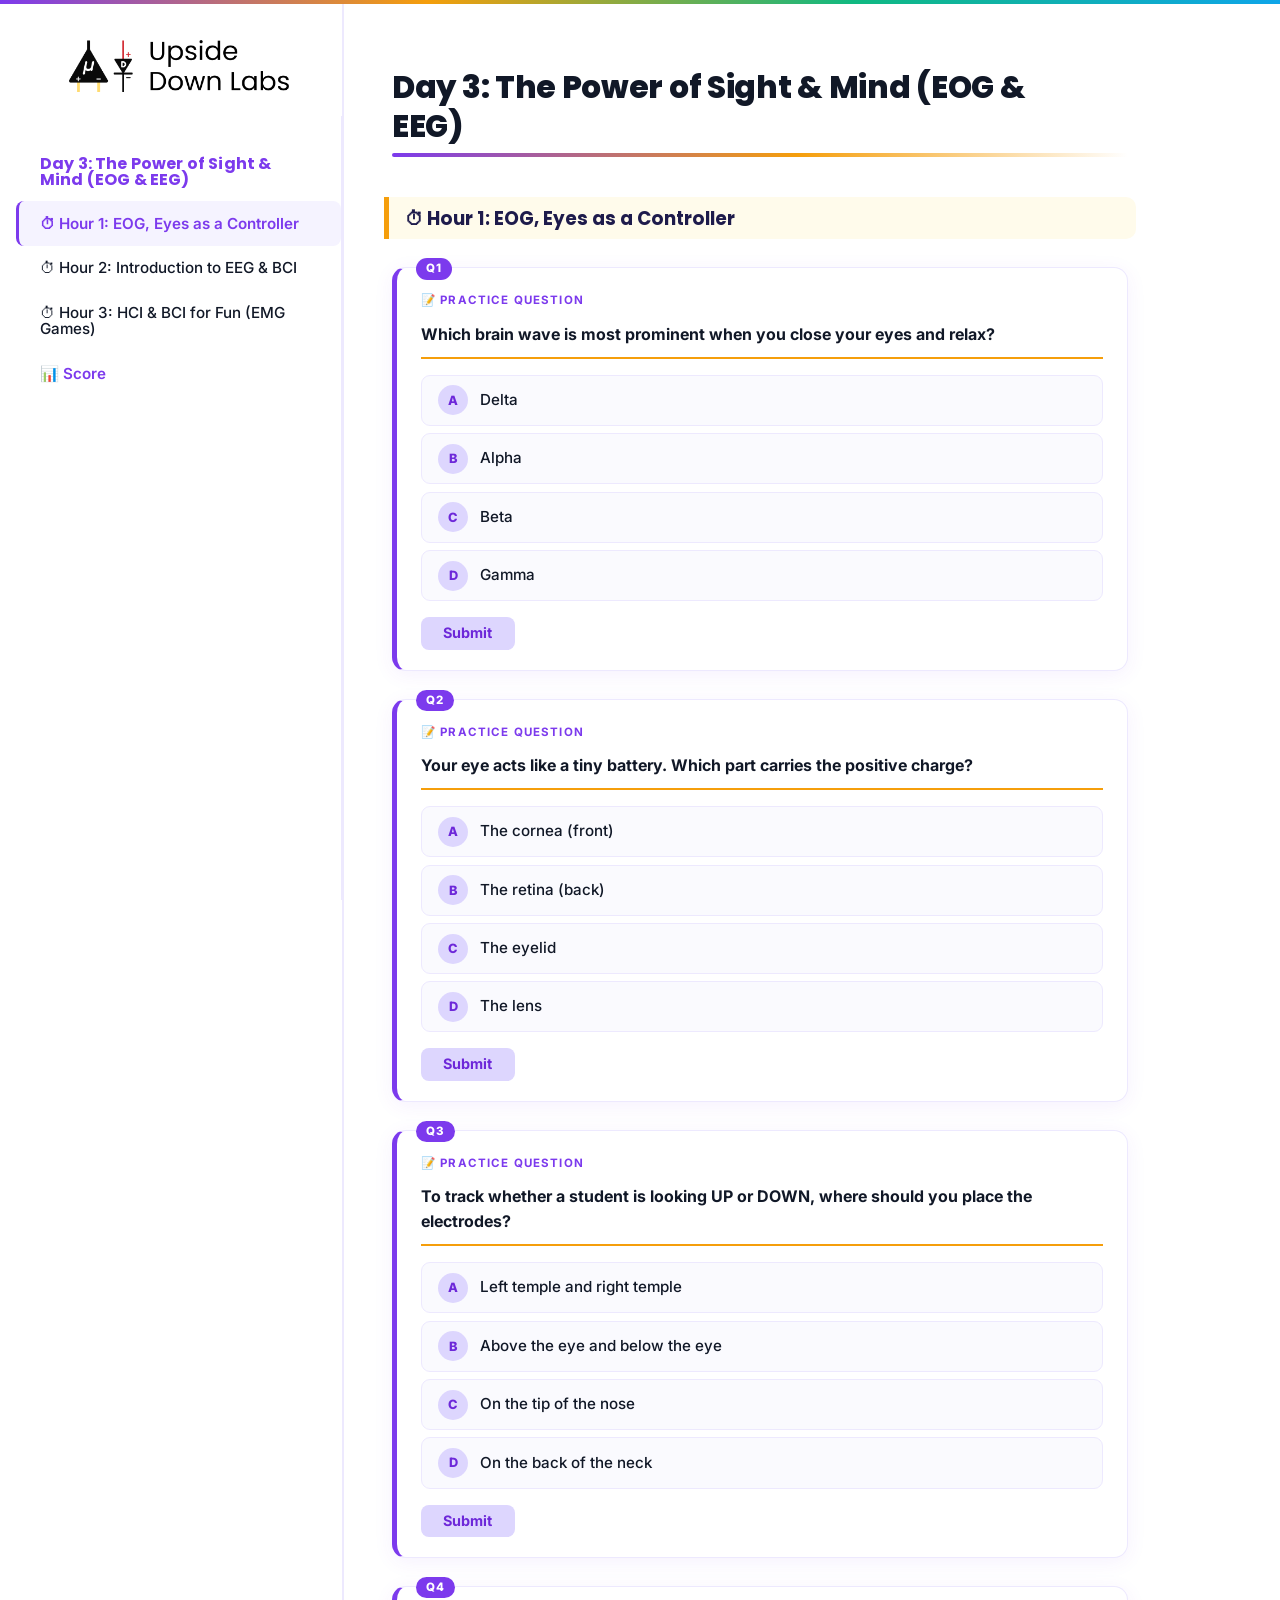
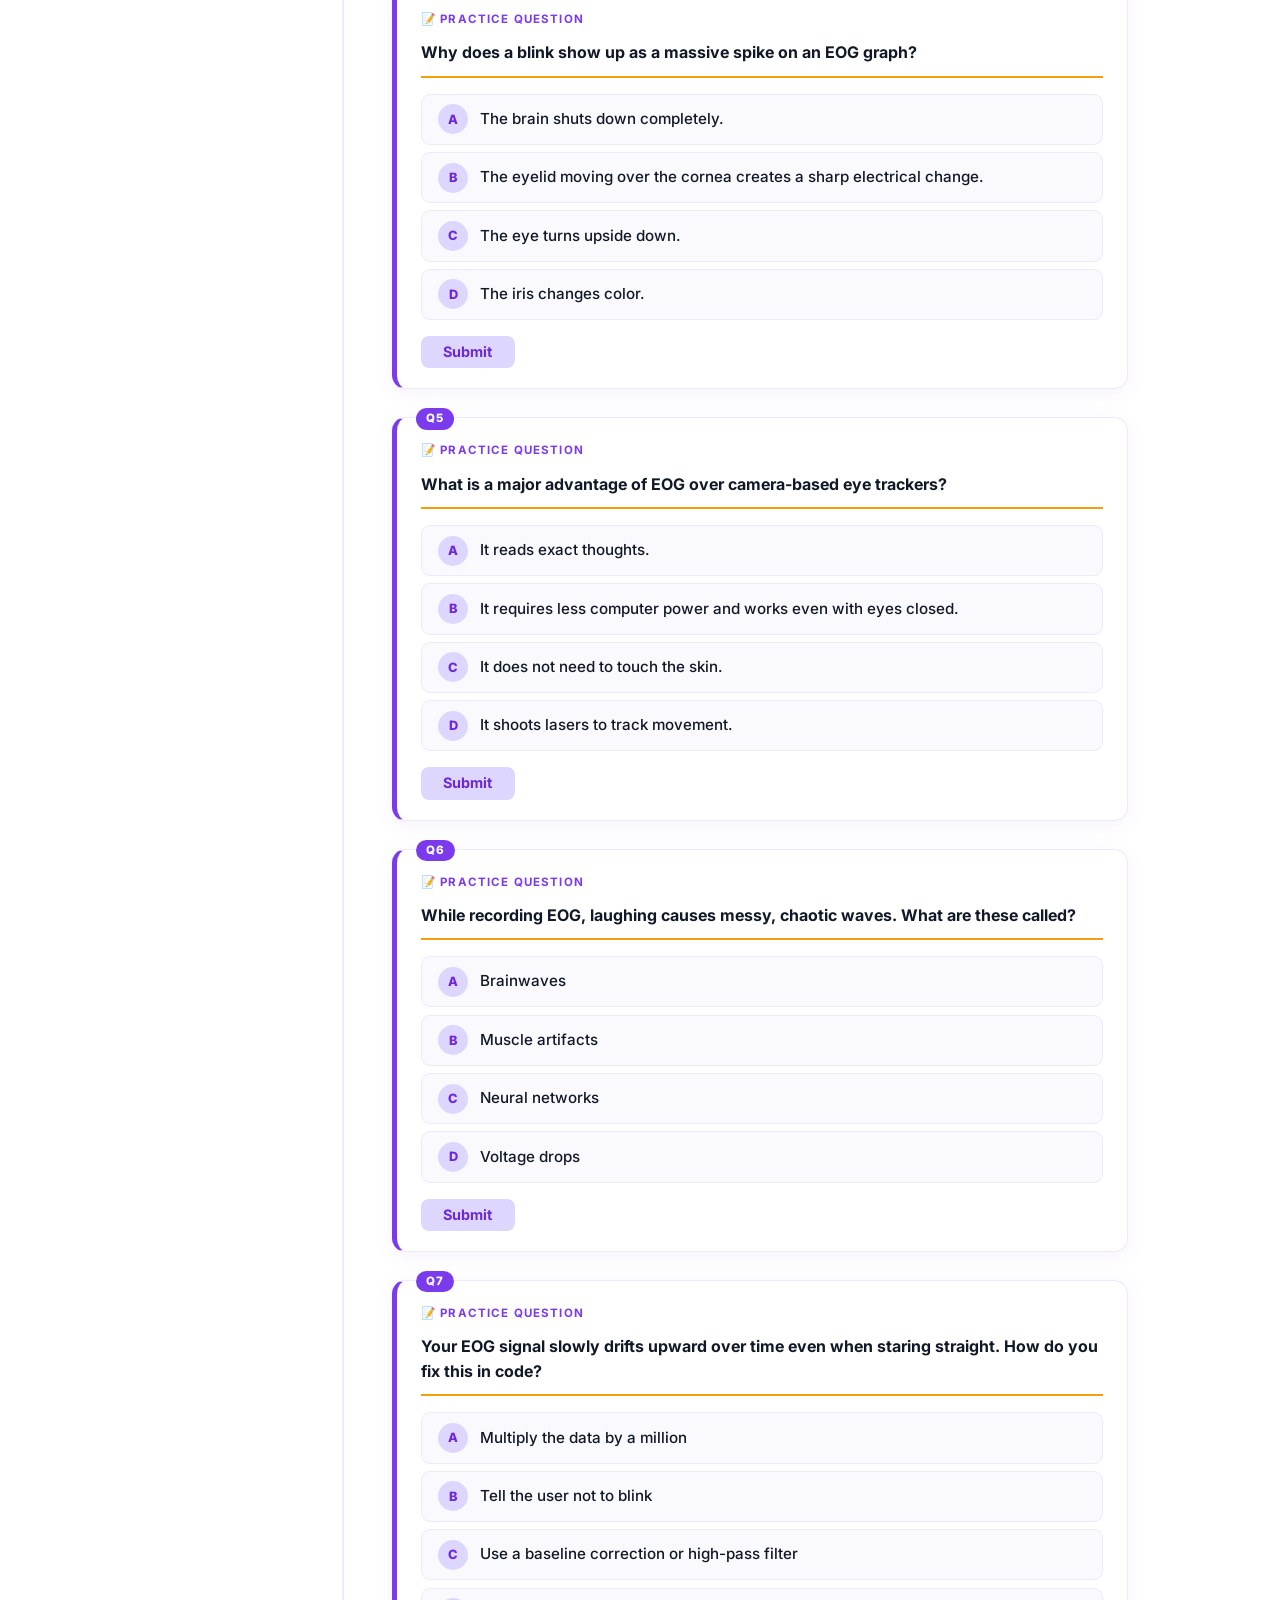
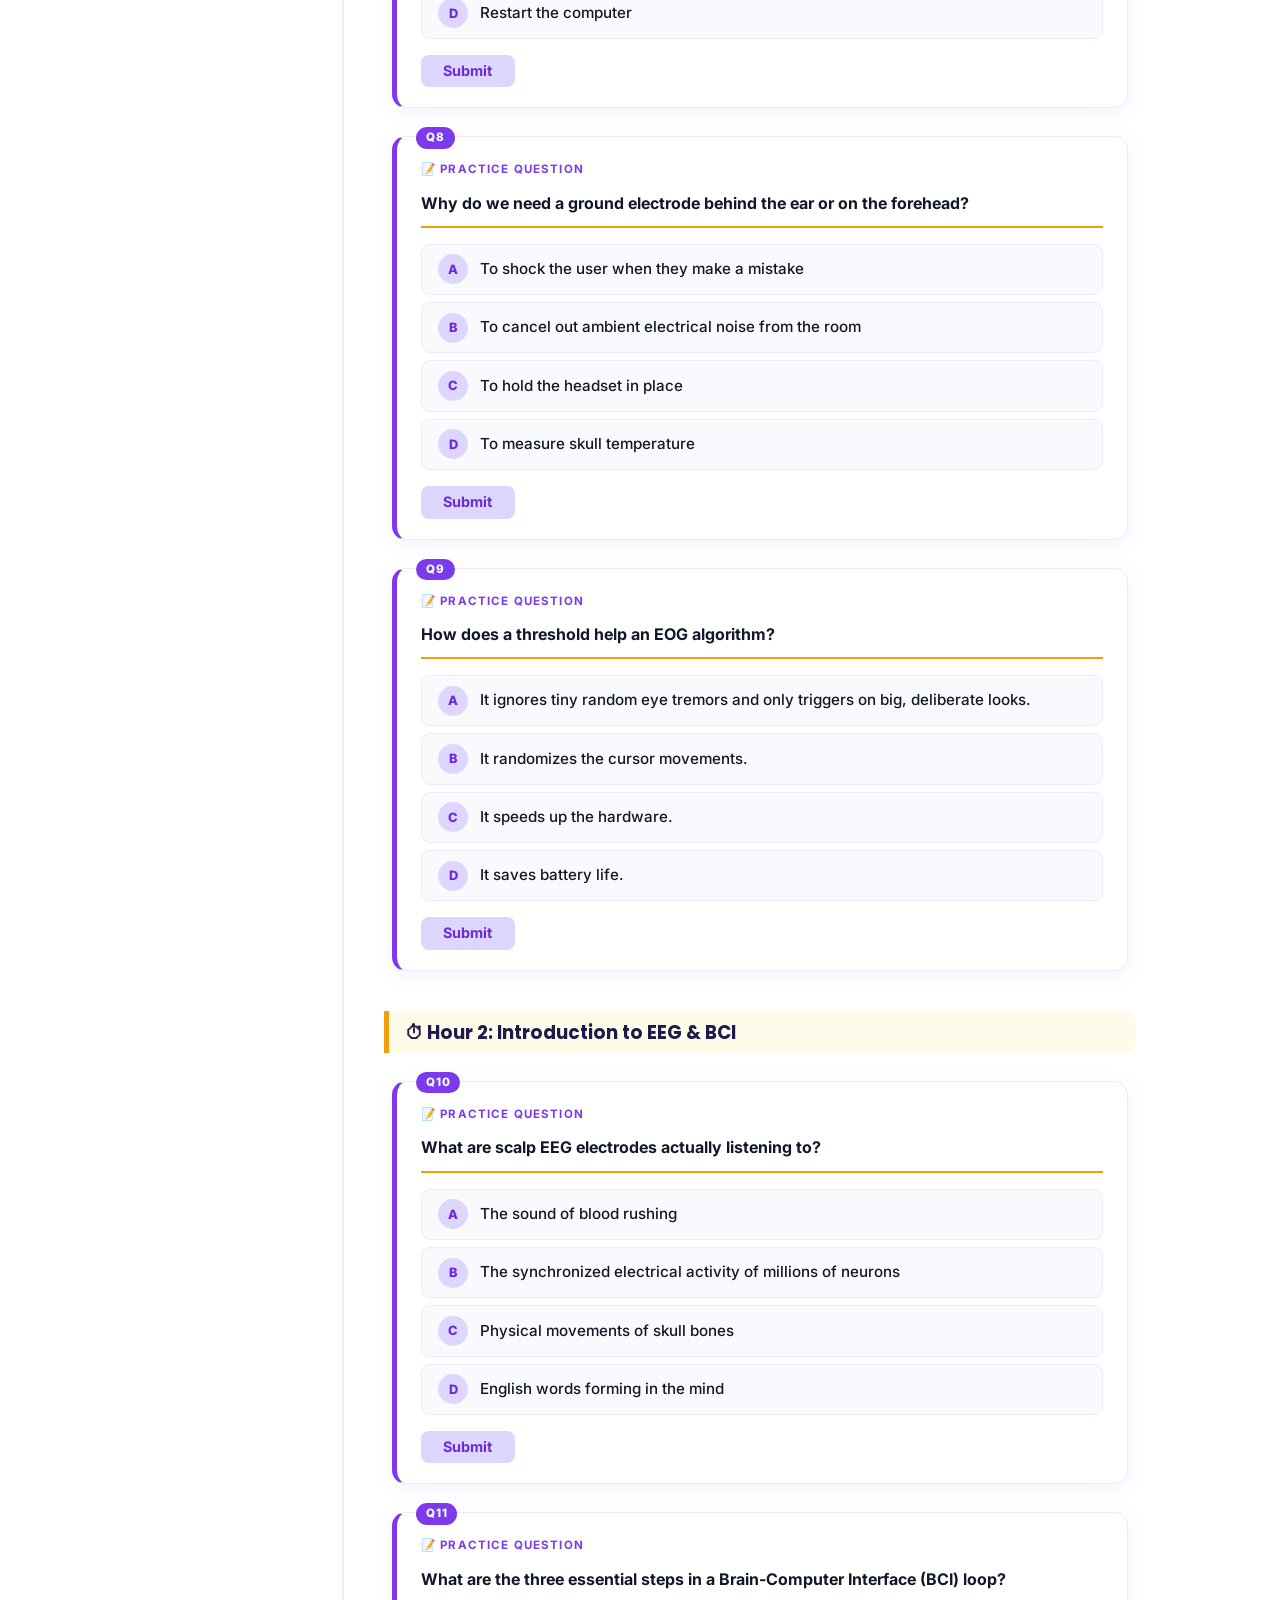
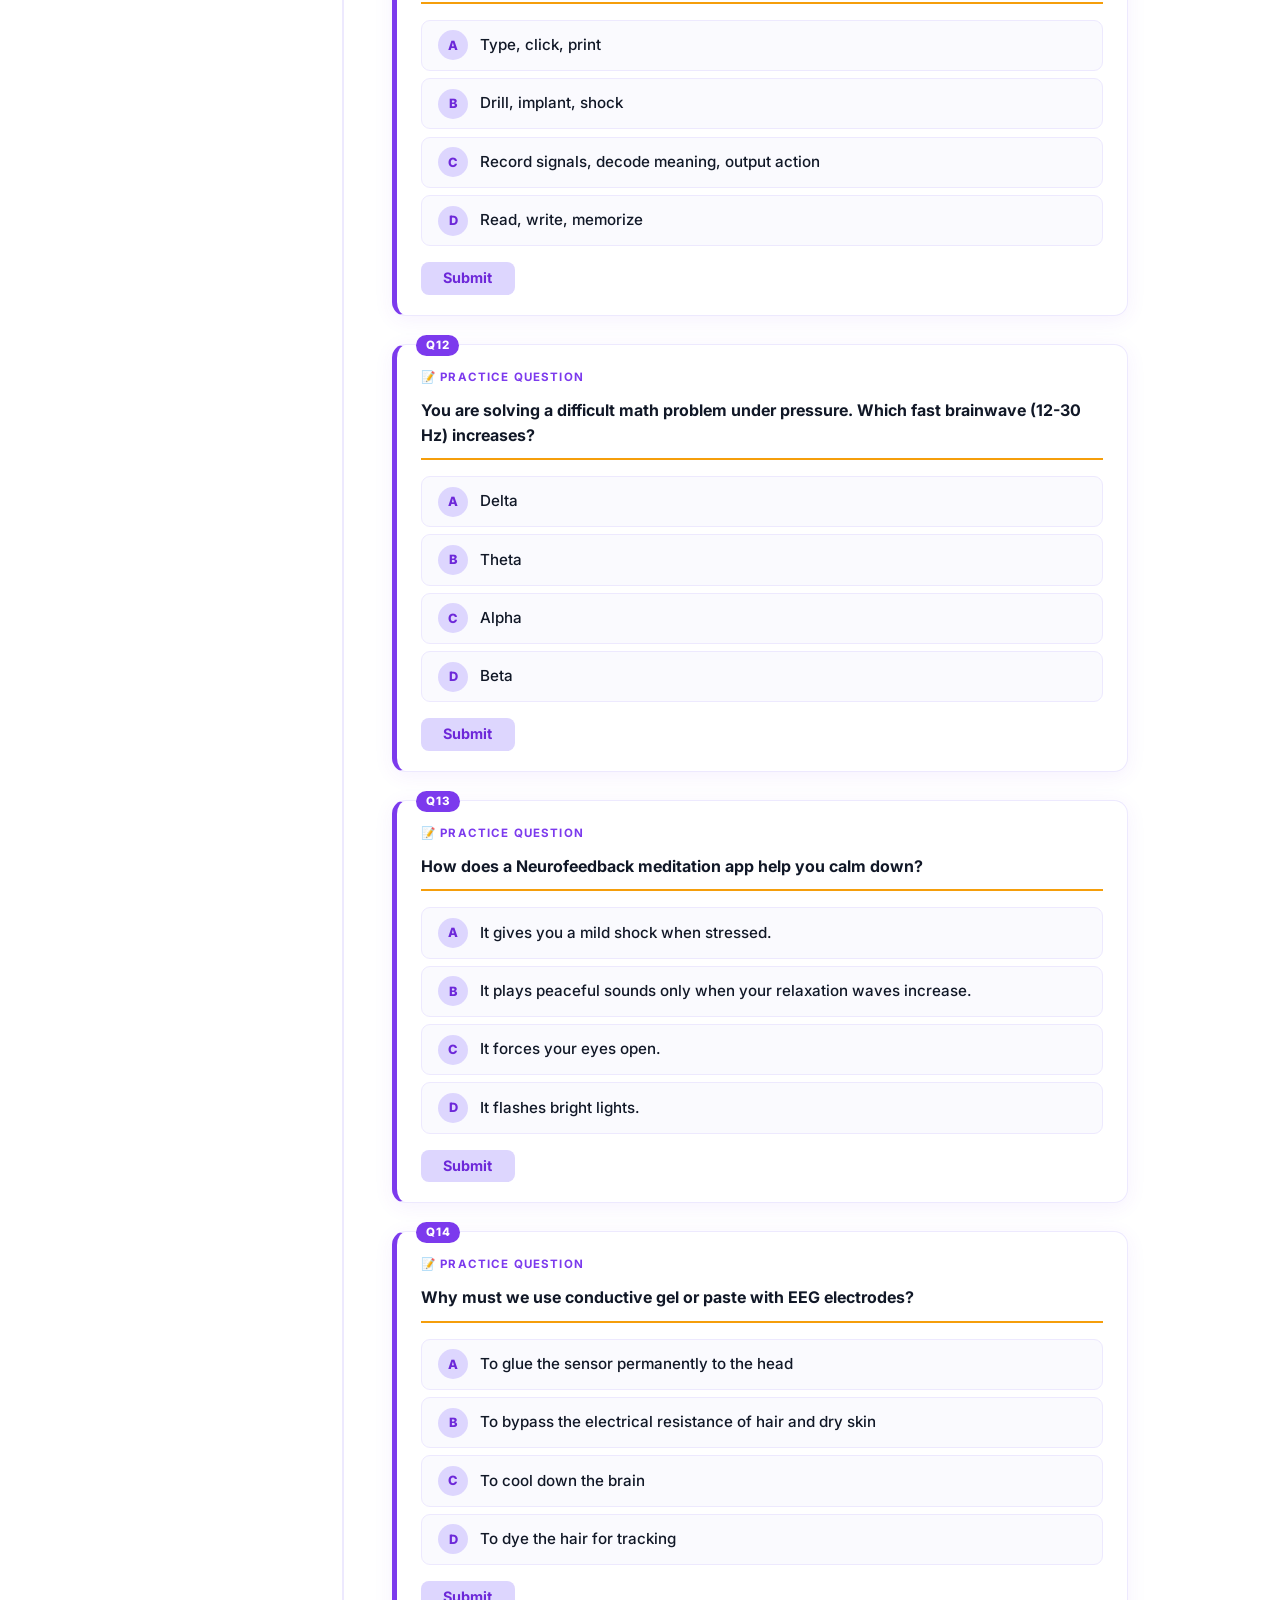
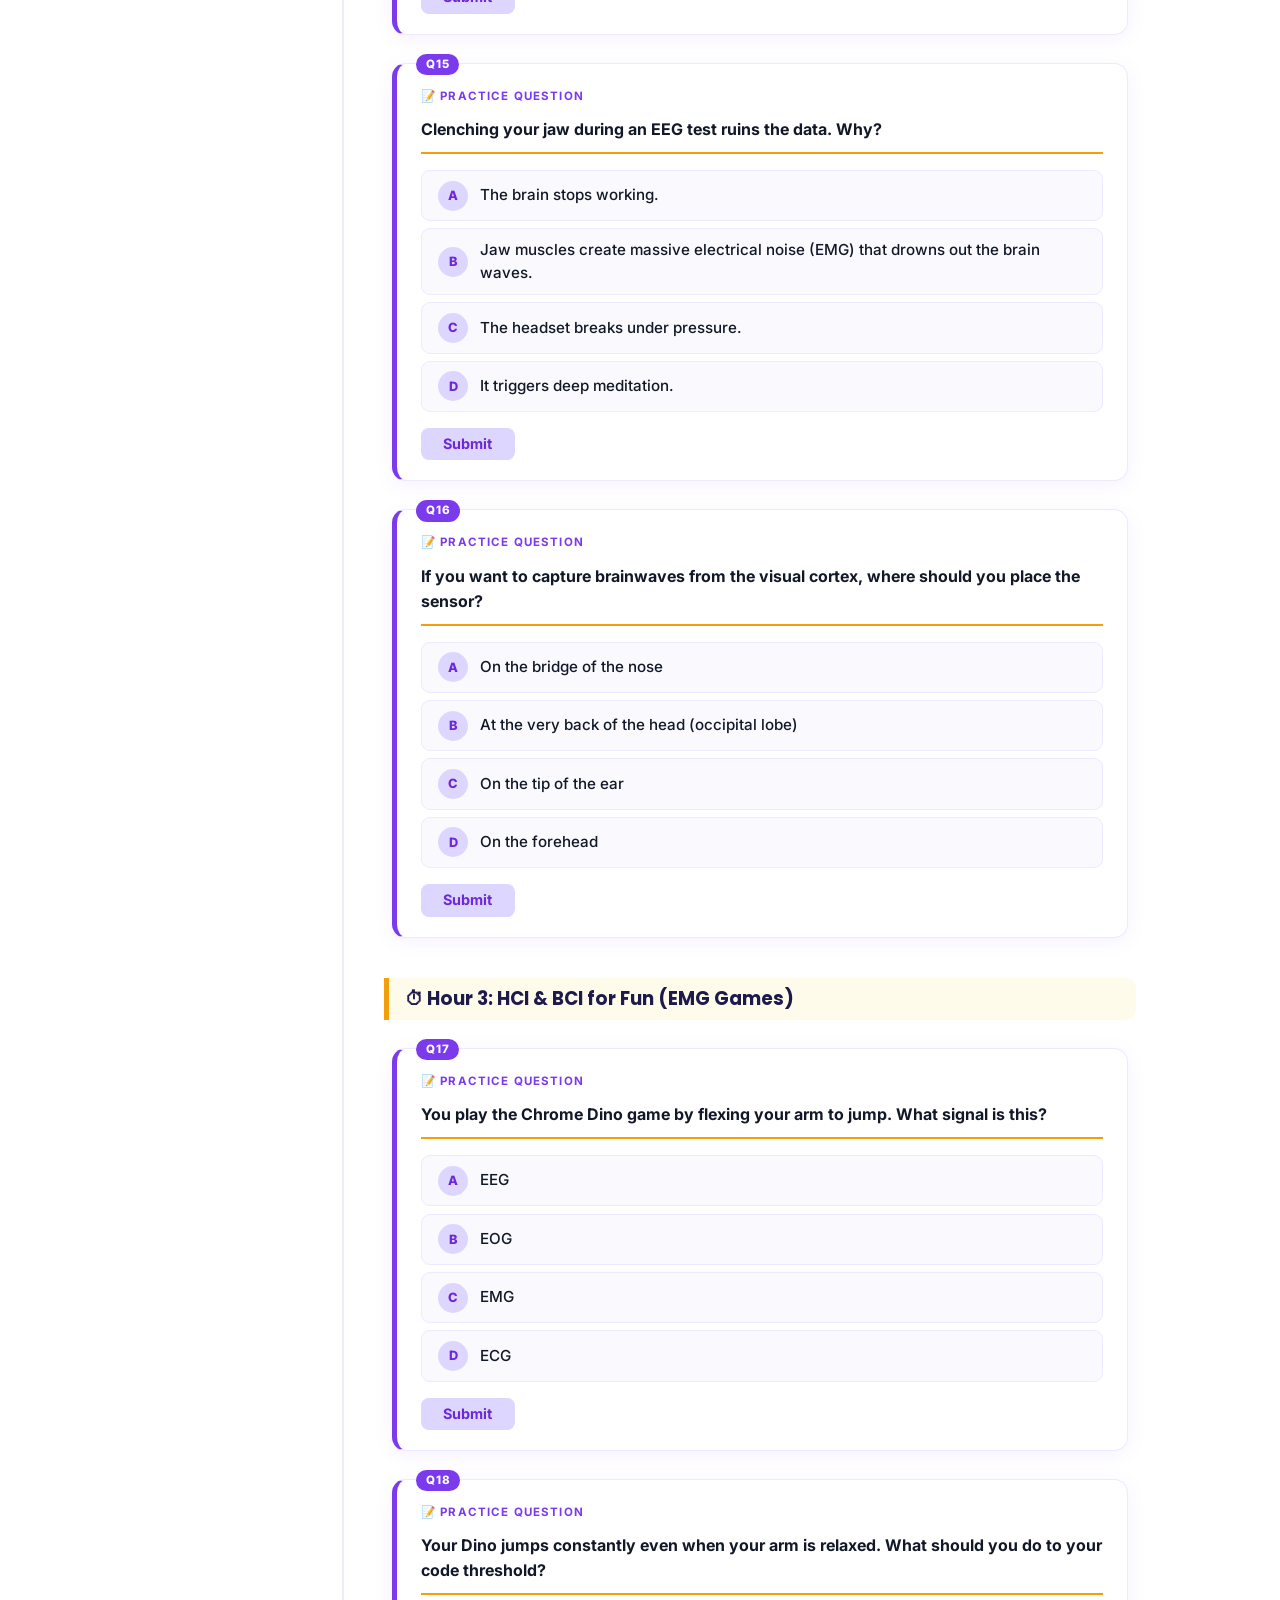
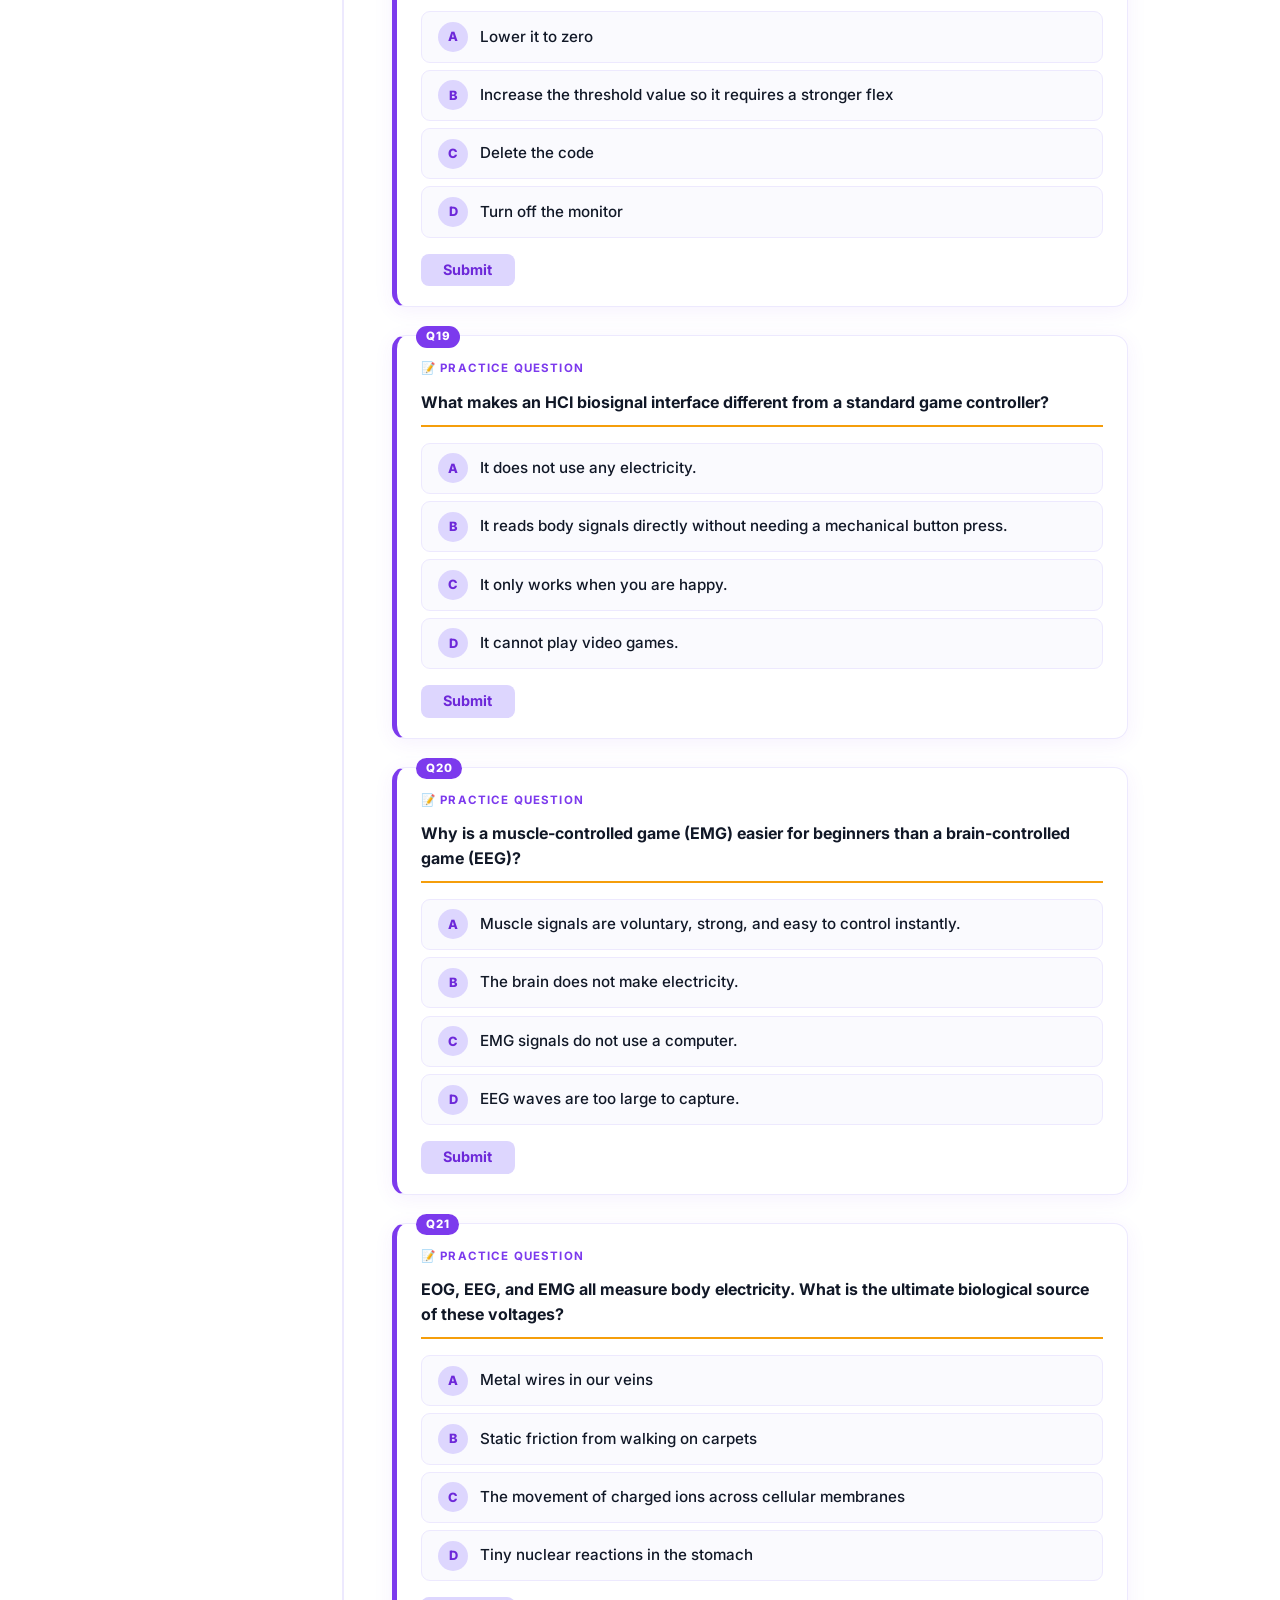
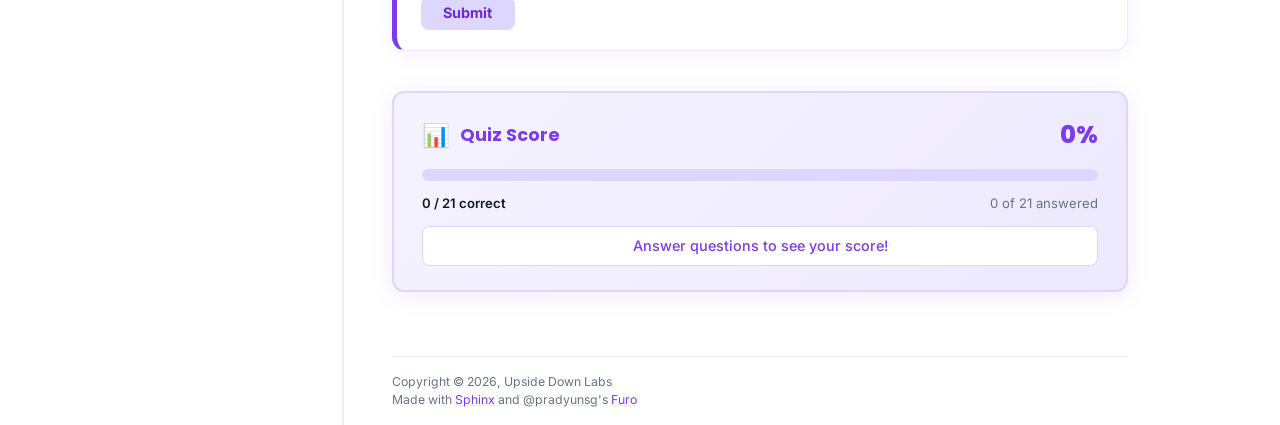
<file: docs/day3-011.html>
<!doctype html>
<html class="no-js" lang="en" data-content_root="../">
  <head><meta charset="utf-8">
    <meta name="viewport" content="width=device-width,initial-scale=1">
    <meta name="color-scheme" content="light dark"><meta name="viewport" content="width=device-width, initial-scale=1" />
<link rel="index" title="Index" href="../genindex.html"><link rel="search" title="Search" href="../search.html">
        <link rel="prefetch" href="../_static/LOGO.png" as="image">

    <link rel="shortcut icon" href="../_static/LOGO.png"><!-- Generated with Sphinx 9.1.0 and Furo 2025.12.19 -->
        <title>Day 3: The Power of Sight &amp; Mind (EOG &amp; EEG) - Upside Down Labs</title>
      <link rel="stylesheet" type="text/css" href="../_static/pygments.css?v=d111a655" />
    <link rel="stylesheet" type="text/css" href="../_static/styles/furo.css?v=7bdb33bb" />
    <link rel="stylesheet" type="text/css" href="../_static/css/udl_custom.css?v=c08afb54" />
    <link rel="stylesheet" type="text/css" href="../_static/styles/furo-extensions.css?v=8dab3a3b" />
    
    


<style>
  body {
    --color-code-background: #f2f2f2;
  --color-code-foreground: #1e1e1e;
  --color-brand-primary: #7c3aed;
  --color-brand-content: #7c3aed;
  --color-background-primary: #000000;
  --color-background-secondary: #ffffff;
  --color-foreground-primary: #111827;
  --color-foreground-secondary: #6b7280;
  --color-sidebar-background: #ffffff;
  --color-sidebar-background-border: #f3f0ff;
  --color-sidebar-brand-text: #111827;
  --color-sidebar-caption-text: #9ca3af;
  --color-sidebar-link-text: #374151;
  --color-sidebar-link-text--top-level: #111827;
  --color-sidebar-item-background--current: #f5f3ff;
  --color-sidebar-item-background--hover: #fafafa;
  --color-sidebar-search-background: #f9fafb;
  --color-sidebar-search-border-color: #d8b4fe;
  --color-sidebar-search-icon: #7c3aed;
  
  }
  @media not print {
    body[data-theme="dark"] {
      --color-code-background: #202020;
  --color-code-foreground: #d0d0d0;
  
    }
    @media (prefers-color-scheme: dark) {
      body:not([data-theme="light"]) {
        --color-code-background: #202020;
  --color-code-foreground: #d0d0d0;
  
      }
    }
  }
</style></head>
  <body>
    
    <script>
      document.body.dataset.theme = localStorage.getItem("theme") || "auto";
    </script>
    

<svg xmlns="http://www.w3.org/2000/svg" style="display: none;">
  <symbol id="svg-toc" viewBox="0 0 24 24">
    <title>Contents</title>
    <svg stroke="currentColor" fill="currentColor" stroke-width="0" viewBox="0 0 1024 1024">
      <path d="M408 442h480c4.4 0 8-3.6 8-8v-56c0-4.4-3.6-8-8-8H408c-4.4 0-8 3.6-8 8v56c0 4.4 3.6 8 8 8zm-8 204c0 4.4 3.6 8 8 8h480c4.4 0 8-3.6 8-8v-56c0-4.4-3.6-8-8-8H408c-4.4 0-8 3.6-8 8v56zm504-486H120c-4.4 0-8 3.6-8 8v56c0 4.4 3.6 8 8 8h784c4.4 0 8-3.6 8-8v-56c0-4.4-3.6-8-8-8zm0 632H120c-4.4 0-8 3.6-8 8v56c0 4.4 3.6 8 8 8h784c4.4 0 8-3.6 8-8v-56c0-4.4-3.6-8-8-8zM115.4 518.9L271.7 642c5.8 4.6 14.4.5 14.4-6.9V388.9c0-7.4-8.5-11.5-14.4-6.9L115.4 505.1a8.74 8.74 0 0 0 0 13.8z"/>
    </svg>
  </symbol>
  <symbol id="svg-menu" viewBox="0 0 24 24">
    <title>Menu</title>
    <svg xmlns="http://www.w3.org/2000/svg" viewBox="0 0 24 24" fill="none" stroke="currentColor"
      stroke-width="2" stroke-linecap="round" stroke-linejoin="round" class="feather-menu">
      <line x1="3" y1="12" x2="21" y2="12"></line>
      <line x1="3" y1="6" x2="21" y2="6"></line>
      <line x1="3" y1="18" x2="21" y2="18"></line>
    </svg>
  </symbol>
  <symbol id="svg-arrow-right" viewBox="0 0 24 24">
    <title>Expand</title>
    <svg xmlns="http://www.w3.org/2000/svg" viewBox="0 0 24 24" fill="none" stroke="currentColor"
      stroke-width="2" stroke-linecap="round" stroke-linejoin="round" class="feather-chevron-right">
      <polyline points="9 18 15 12 9 6"></polyline>
    </svg>
  </symbol>
  <symbol id="svg-sun" viewBox="0 0 24 24">
    <title>Light mode</title>
    <svg xmlns="http://www.w3.org/2000/svg" viewBox="0 0 24 24" fill="none" stroke="currentColor"
      stroke-width="1" stroke-linecap="round" stroke-linejoin="round" class="feather-sun">
      <circle cx="12" cy="12" r="5"></circle>
      <line x1="12" y1="1" x2="12" y2="3"></line>
      <line x1="12" y1="21" x2="12" y2="23"></line>
      <line x1="4.22" y1="4.22" x2="5.64" y2="5.64"></line>
      <line x1="18.36" y1="18.36" x2="19.78" y2="19.78"></line>
      <line x1="1" y1="12" x2="3" y2="12"></line>
      <line x1="21" y1="12" x2="23" y2="12"></line>
      <line x1="4.22" y1="19.78" x2="5.64" y2="18.36"></line>
      <line x1="18.36" y1="5.64" x2="19.78" y2="4.22"></line>
    </svg>
  </symbol>
  <symbol id="svg-moon" viewBox="0 0 24 24">
    <title>Dark mode</title>
    <svg xmlns="http://www.w3.org/2000/svg" viewBox="0 0 24 24" fill="none" stroke="currentColor"
      stroke-width="1" stroke-linecap="round" stroke-linejoin="round" class="icon-tabler-moon">
      <path stroke="none" d="M0 0h24v24H0z" fill="none" />
      <path d="M12 3c.132 0 .263 0 .393 0a7.5 7.5 0 0 0 7.92 12.446a9 9 0 1 1 -8.313 -12.454z" />
    </svg>
  </symbol>
  <symbol id="svg-sun-with-moon" viewBox="0 0 24 24">
    <title>Auto light/dark, in light mode</title>
    <svg xmlns="http://www.w3.org/2000/svg" viewBox="0 0 24 24" fill="none" stroke="currentColor"
      stroke-width="1" stroke-linecap="round" stroke-linejoin="round"
      class="icon-custom-derived-from-feather-sun-and-tabler-moon">
      <path style="opacity: 50%" d="M 5.411 14.504 C 5.471 14.504 5.532 14.504 5.591 14.504 C 3.639 16.319 4.383 19.569 6.931 20.352 C 7.693 20.586 8.512 20.551 9.25 20.252 C 8.023 23.207 4.056 23.725 2.11 21.184 C 0.166 18.642 1.702 14.949 4.874 14.536 C 5.051 14.512 5.231 14.5 5.411 14.5 L 5.411 14.504 Z"/>
      <line x1="14.5" y1="3.25" x2="14.5" y2="1.25"/>
      <line x1="14.5" y1="15.85" x2="14.5" y2="17.85"/>
      <line x1="10.044" y1="5.094" x2="8.63" y2="3.68"/>
      <line x1="19" y1="14.05" x2="20.414" y2="15.464"/>
      <line x1="8.2" y1="9.55" x2="6.2" y2="9.55"/>
      <line x1="20.8" y1="9.55" x2="22.8" y2="9.55"/>
      <line x1="10.044" y1="14.006" x2="8.63" y2="15.42"/>
      <line x1="19" y1="5.05" x2="20.414" y2="3.636"/>
      <circle cx="14.5" cy="9.55" r="3.6"/>
    </svg>
  </symbol>
  <symbol id="svg-moon-with-sun" viewBox="0 0 24 24">
    <title>Auto light/dark, in dark mode</title>
    <svg xmlns="http://www.w3.org/2000/svg" viewBox="0 0 24 24" fill="none" stroke="currentColor"
      stroke-width="1" stroke-linecap="round" stroke-linejoin="round"
      class="icon-custom-derived-from-feather-sun-and-tabler-moon">
      <path d="M 8.282 7.007 C 8.385 7.007 8.494 7.007 8.595 7.007 C 5.18 10.184 6.481 15.869 10.942 17.24 C 12.275 17.648 13.706 17.589 15 17.066 C 12.851 22.236 5.91 23.143 2.505 18.696 C -0.897 14.249 1.791 7.786 7.342 7.063 C 7.652 7.021 7.965 7 8.282 7 L 8.282 7.007 Z"/>
      <line style="opacity: 50%" x1="18" y1="3.705" x2="18" y2="2.5"/>
      <line style="opacity: 50%" x1="18" y1="11.295" x2="18" y2="12.5"/>
      <line style="opacity: 50%" x1="15.316" y1="4.816" x2="14.464" y2="3.964"/>
      <line style="opacity: 50%" x1="20.711" y1="10.212" x2="21.563" y2="11.063"/>
      <line style="opacity: 50%" x1="14.205" y1="7.5" x2="13.001" y2="7.5"/>
      <line style="opacity: 50%" x1="21.795" y1="7.5" x2="23" y2="7.5"/>
      <line style="opacity: 50%" x1="15.316" y1="10.184" x2="14.464" y2="11.036"/>
      <line style="opacity: 50%" x1="20.711" y1="4.789" x2="21.563" y2="3.937"/>
      <circle style="opacity: 50%" cx="18" cy="7.5" r="2.169"/>
    </svg>
  </symbol>
  <symbol id="svg-pencil" viewBox="0 0 24 24">
    <svg xmlns="http://www.w3.org/2000/svg" viewBox="0 0 24 24" fill="none" stroke="currentColor"
      stroke-width="1" stroke-linecap="round" stroke-linejoin="round" class="icon-tabler-pencil-code">
      <path d="M4 20h4l10.5 -10.5a2.828 2.828 0 1 0 -4 -4l-10.5 10.5v4" />
      <path d="M13.5 6.5l4 4" />
      <path d="M20 21l2 -2l-2 -2" />
      <path d="M17 17l-2 2l2 2" />
    </svg>
  </symbol>
  <symbol id="svg-eye" viewBox="0 0 24 24">
    <svg xmlns="http://www.w3.org/2000/svg" viewBox="0 0 24 24" fill="none" stroke="currentColor"
      stroke-width="1" stroke-linecap="round" stroke-linejoin="round" class="icon-tabler-eye-code">
      <path stroke="none" d="M0 0h24v24H0z" fill="none" />
      <path d="M10 12a2 2 0 1 0 4 0a2 2 0 0 0 -4 0" />
      <path
        d="M11.11 17.958c-3.209 -.307 -5.91 -2.293 -8.11 -5.958c2.4 -4 5.4 -6 9 -6c3.6 0 6.6 2 9 6c-.21 .352 -.427 .688 -.647 1.008" />
      <path d="M20 21l2 -2l-2 -2" />
      <path d="M17 17l-2 2l2 2" />
    </svg>
  </symbol>
</svg>

<input type="checkbox" class="sidebar-toggle" name="__navigation" id="__navigation" aria-label="Toggle site navigation sidebar">
<input type="checkbox" class="sidebar-toggle" name="__toc" id="__toc" aria-label="Toggle table of contents sidebar">
<label class="overlay sidebar-overlay" for="__navigation"></label>
<label class="overlay toc-overlay" for="__toc"></label>

<a class="skip-to-content muted-link" href="#furo-main-content">Skip to content</a>



<div class="page">
  <header class="mobile-header">
    <div class="header-left">
      <label class="nav-overlay-icon" for="__navigation">
        <span class="icon"><svg><use href="#svg-menu"></use></svg></span>
      </label>
    </div>
    <div class="header-center">
      <a href="../index.html"><div class="brand">Upside Down Labs</div></a>
    </div>
    <div class="header-right">
      <div class="theme-toggle-container theme-toggle-header">
        <button class="theme-toggle" aria-label="Toggle Light / Dark / Auto color theme">
          <svg class="theme-icon-when-auto-light"><use href="#svg-sun-with-moon"></use></svg>
          <svg class="theme-icon-when-auto-dark"><use href="#svg-moon-with-sun"></use></svg>
          <svg class="theme-icon-when-dark"><use href="#svg-moon"></use></svg>
          <svg class="theme-icon-when-light"><use href="#svg-sun"></use></svg>
        </button>
      </div>
      <label class="toc-overlay-icon toc-header-icon" for="__toc">
        <span class="icon"><svg><use href="#svg-toc"></use></svg></span>
      </label>
    </div>
  </header>
  <aside class="sidebar-drawer">
    <div class="sidebar-container">
      
      <div class="sidebar-sticky"><a class="sidebar-brand" href="../index.html">
  <div class="sidebar-logo-container">
    <img class="sidebar-logo" src="../_static/LOGO.png" alt="Logo"/>
  </div>
  
  
</a><form class="sidebar-search-container" method="get" action="../search.html" role="search">
  <input class="sidebar-search" placeholder="Search" name="q" aria-label="Search">
  <input type="hidden" name="check_keywords" value="yes">
  <input type="hidden" name="area" value="default">
</form>
<div id="searchbox"></div><div class="sidebar-scroll"><div class="sidebar-tree">
  
</div>
</div>

      </div>
      
    </div>
  </aside>
  <div class="main">
    <div class="content">
      <div class="article-container">
        <a href="#" class="back-to-top muted-link">
          <svg xmlns="http://www.w3.org/2000/svg" viewBox="0 0 24 24">
            <path d="M13 20h-2V8l-5.5 5.5-1.42-1.42L12 4.16l7.92 7.92-1.42 1.42L13 8v12z"></path>
          </svg>
          <span>Back to top</span>
        </a>
        <div class="content-icon-container">
          <div class="view-this-page">
  <a class="muted-link" href="../_sources/docs/day3-011.rst.txt" title="View this page">
    <svg><use href="#svg-eye"></use></svg>
    <span class="visually-hidden">View this page</span>
  </a>
</div>
<div class="theme-toggle-container theme-toggle-content">
            <button class="theme-toggle" aria-label="Toggle Light / Dark / Auto color theme">
              <svg class="theme-icon-when-auto-light"><use href="#svg-sun-with-moon"></use></svg>
              <svg class="theme-icon-when-auto-dark"><use href="#svg-moon-with-sun"></use></svg>
              <svg class="theme-icon-when-dark"><use href="#svg-moon"></use></svg>
              <svg class="theme-icon-when-light"><use href="#svg-sun"></use></svg>
            </button>
          </div>
          <label class="toc-overlay-icon toc-content-icon" for="__toc">
            <span class="icon"><svg><use href="#svg-toc"></use></svg></span>
          </label>
        </div>
        <article role="main" id="furo-main-content">
          <section id="day-3-the-power-of-sight-mind-eog-eeg">
<h1>Day 3: The Power of Sight &amp; Mind (EOG &amp; EEG)<a class="headerlink" href="#day-3-the-power-of-sight-mind-eog-eeg" title="Link to this heading">¶</a></h1>
<section id="hour-1-eog-eyes-as-a-controller">
<h2>Hour 1: EOG, Eyes as a Controller<a class="headerlink" href="#hour-1-eog-eyes-as-a-controller" title="Link to this heading">¶</a></h2>
<div class="udl-mcq" id="mcq-2f9939b9" data-correct="1">
  <div class="udl-mcq__question">Which brain wave is most prominent when you close your eyes and relax?</div>
  <div class="udl-mcq__options">
    <div class="udl-mcq__option" data-index="0" role="radio" aria-checked="false" tabindex="0"><span class="udl-mcq__option-label">A</span><span class="udl-mcq__option-text">Delta</span></div>
    <div class="udl-mcq__option" data-index="1" role="radio" aria-checked="false" tabindex="0"><span class="udl-mcq__option-label">B</span><span class="udl-mcq__option-text">Alpha</span></div>
    <div class="udl-mcq__option" data-index="2" role="radio" aria-checked="false" tabindex="0"><span class="udl-mcq__option-label">C</span><span class="udl-mcq__option-text">Beta</span></div>
    <div class="udl-mcq__option" data-index="3" role="radio" aria-checked="false" tabindex="0"><span class="udl-mcq__option-label">D</span><span class="udl-mcq__option-text">Gamma</span></div>
  </div>
  <div class="udl-mcq__actions">
    <button class="udl-mcq__submit" disabled>Submit</button>
    <button class="udl-mcq__reset" style="display:none">Try Again</button>
  </div>
  <div class="udl-mcq__feedback" aria-live="polite"></div>
  <div class="udl-mcq__explanation" style="display:none"><strong>Explanation:</strong> Alpha waves (8-12 Hz) are the signature of a calm, relaxed, awake state. They are strongest when your eyes are closed and disappear (alpha blocking) as soon as you open your eyes or start concentrating.</div>
</div><div class="udl-mcq" id="mcq-21d341b4" data-correct="0">
  <div class="udl-mcq__question">Your eye acts like a tiny battery. Which part carries the positive charge?</div>
  <div class="udl-mcq__options">
    <div class="udl-mcq__option" data-index="0" role="radio" aria-checked="false" tabindex="0"><span class="udl-mcq__option-label">A</span><span class="udl-mcq__option-text">The cornea (front)</span></div>
    <div class="udl-mcq__option" data-index="1" role="radio" aria-checked="false" tabindex="0"><span class="udl-mcq__option-label">B</span><span class="udl-mcq__option-text">The retina (back)</span></div>
    <div class="udl-mcq__option" data-index="2" role="radio" aria-checked="false" tabindex="0"><span class="udl-mcq__option-label">C</span><span class="udl-mcq__option-text">The eyelid</span></div>
    <div class="udl-mcq__option" data-index="3" role="radio" aria-checked="false" tabindex="0"><span class="udl-mcq__option-label">D</span><span class="udl-mcq__option-text">The lens</span></div>
  </div>
  <div class="udl-mcq__actions">
    <button class="udl-mcq__submit" disabled>Submit</button>
    <button class="udl-mcq__reset" style="display:none">Try Again</button>
  </div>
  <div class="udl-mcq__feedback" aria-live="polite"></div>
  <div class="udl-mcq__explanation" style="display:none"><strong>Explanation:</strong> The cornea (front of the eye) is electrically positive, while the retina (back) is negative. This makes the eyeball a biological electrical dipole whose orientation changes as you move your eye.</div>
</div><div class="udl-mcq" id="mcq-6b28a714" data-correct="1">
  <div class="udl-mcq__question">To track whether a student is looking UP or DOWN, where should you place the electrodes?</div>
  <div class="udl-mcq__options">
    <div class="udl-mcq__option" data-index="0" role="radio" aria-checked="false" tabindex="0"><span class="udl-mcq__option-label">A</span><span class="udl-mcq__option-text">Left temple and right temple</span></div>
    <div class="udl-mcq__option" data-index="1" role="radio" aria-checked="false" tabindex="0"><span class="udl-mcq__option-label">B</span><span class="udl-mcq__option-text">Above the eye and below the eye</span></div>
    <div class="udl-mcq__option" data-index="2" role="radio" aria-checked="false" tabindex="0"><span class="udl-mcq__option-label">C</span><span class="udl-mcq__option-text">On the tip of the nose</span></div>
    <div class="udl-mcq__option" data-index="3" role="radio" aria-checked="false" tabindex="0"><span class="udl-mcq__option-label">D</span><span class="udl-mcq__option-text">On the back of the neck</span></div>
  </div>
  <div class="udl-mcq__actions">
    <button class="udl-mcq__submit" disabled>Submit</button>
    <button class="udl-mcq__reset" style="display:none">Try Again</button>
  </div>
  <div class="udl-mcq__feedback" aria-live="polite"></div>
  <div class="udl-mcq__explanation" style="display:none"><strong>Explanation:</strong> Vertical eye movements change the voltage difference along the vertical axis. Placing one electrode above the eye and one below captures this up-down dipole shift accurately.</div>
</div><div class="udl-mcq" id="mcq-6108ad75" data-correct="1">
  <div class="udl-mcq__question">Why does a blink show up as a massive spike on an EOG graph?</div>
  <div class="udl-mcq__options">
    <div class="udl-mcq__option" data-index="0" role="radio" aria-checked="false" tabindex="0"><span class="udl-mcq__option-label">A</span><span class="udl-mcq__option-text">The brain shuts down completely.</span></div>
    <div class="udl-mcq__option" data-index="1" role="radio" aria-checked="false" tabindex="0"><span class="udl-mcq__option-label">B</span><span class="udl-mcq__option-text">The eyelid moving over the cornea creates a sharp electrical change.</span></div>
    <div class="udl-mcq__option" data-index="2" role="radio" aria-checked="false" tabindex="0"><span class="udl-mcq__option-label">C</span><span class="udl-mcq__option-text">The eye turns upside down.</span></div>
    <div class="udl-mcq__option" data-index="3" role="radio" aria-checked="false" tabindex="0"><span class="udl-mcq__option-label">D</span><span class="udl-mcq__option-text">The iris changes color.</span></div>
  </div>
  <div class="udl-mcq__actions">
    <button class="udl-mcq__submit" disabled>Submit</button>
    <button class="udl-mcq__reset" style="display:none">Try Again</button>
  </div>
  <div class="udl-mcq__feedback" aria-live="polite"></div>
  <div class="udl-mcq__explanation" style="display:none"><strong>Explanation:</strong> When the eyelid sweeps over the cornea during a blink, it rapidly changes the orientation of the eye dipole, creating a large and sudden voltage shift that appears as a sharp spike.</div>
</div><div class="udl-mcq" id="mcq-a4d89935" data-correct="1">
  <div class="udl-mcq__question">What is a major advantage of EOG over camera-based eye trackers?</div>
  <div class="udl-mcq__options">
    <div class="udl-mcq__option" data-index="0" role="radio" aria-checked="false" tabindex="0"><span class="udl-mcq__option-label">A</span><span class="udl-mcq__option-text">It reads exact thoughts.</span></div>
    <div class="udl-mcq__option" data-index="1" role="radio" aria-checked="false" tabindex="0"><span class="udl-mcq__option-label">B</span><span class="udl-mcq__option-text">It requires less computer power and works even with eyes closed.</span></div>
    <div class="udl-mcq__option" data-index="2" role="radio" aria-checked="false" tabindex="0"><span class="udl-mcq__option-label">C</span><span class="udl-mcq__option-text">It does not need to touch the skin.</span></div>
    <div class="udl-mcq__option" data-index="3" role="radio" aria-checked="false" tabindex="0"><span class="udl-mcq__option-label">D</span><span class="udl-mcq__option-text">It shoots lasers to track movement.</span></div>
  </div>
  <div class="udl-mcq__actions">
    <button class="udl-mcq__submit" disabled>Submit</button>
    <button class="udl-mcq__reset" style="display:none">Try Again</button>
  </div>
  <div class="udl-mcq__feedback" aria-live="polite"></div>
  <div class="udl-mcq__explanation" style="display:none"><strong>Explanation:</strong> EOG requires only a few electrodes and minimal computing resources. It also continues to detect eye movement in complete darkness or even when the eyes are closed, unlike cameras.</div>
</div><div class="udl-mcq" id="mcq-f6eae3b9" data-correct="1">
  <div class="udl-mcq__question">While recording EOG, laughing causes messy, chaotic waves. What are these called?</div>
  <div class="udl-mcq__options">
    <div class="udl-mcq__option" data-index="0" role="radio" aria-checked="false" tabindex="0"><span class="udl-mcq__option-label">A</span><span class="udl-mcq__option-text">Brainwaves</span></div>
    <div class="udl-mcq__option" data-index="1" role="radio" aria-checked="false" tabindex="0"><span class="udl-mcq__option-label">B</span><span class="udl-mcq__option-text">Muscle artifacts</span></div>
    <div class="udl-mcq__option" data-index="2" role="radio" aria-checked="false" tabindex="0"><span class="udl-mcq__option-label">C</span><span class="udl-mcq__option-text">Neural networks</span></div>
    <div class="udl-mcq__option" data-index="3" role="radio" aria-checked="false" tabindex="0"><span class="udl-mcq__option-label">D</span><span class="udl-mcq__option-text">Voltage drops</span></div>
  </div>
  <div class="udl-mcq__actions">
    <button class="udl-mcq__submit" disabled>Submit</button>
    <button class="udl-mcq__reset" style="display:none">Try Again</button>
  </div>
  <div class="udl-mcq__feedback" aria-live="polite"></div>
  <div class="udl-mcq__explanation" style="display:none"><strong>Explanation:</strong> Facial muscle contractions from laughing, talking, or chewing generate their own EMG signals that contaminate the EOG recording. These unwanted signals are called muscle artifacts.</div>
</div><div class="udl-mcq" id="mcq-4c078026" data-correct="2">
  <div class="udl-mcq__question">Your EOG signal slowly drifts upward over time even when staring straight. How do you fix this in code?</div>
  <div class="udl-mcq__options">
    <div class="udl-mcq__option" data-index="0" role="radio" aria-checked="false" tabindex="0"><span class="udl-mcq__option-label">A</span><span class="udl-mcq__option-text">Multiply the data by a million</span></div>
    <div class="udl-mcq__option" data-index="1" role="radio" aria-checked="false" tabindex="0"><span class="udl-mcq__option-label">B</span><span class="udl-mcq__option-text">Tell the user not to blink</span></div>
    <div class="udl-mcq__option" data-index="2" role="radio" aria-checked="false" tabindex="0"><span class="udl-mcq__option-label">C</span><span class="udl-mcq__option-text">Use a baseline correction or high-pass filter</span></div>
    <div class="udl-mcq__option" data-index="3" role="radio" aria-checked="false" tabindex="0"><span class="udl-mcq__option-label">D</span><span class="udl-mcq__option-text">Restart the computer</span></div>
  </div>
  <div class="udl-mcq__actions">
    <button class="udl-mcq__submit" disabled>Submit</button>
    <button class="udl-mcq__reset" style="display:none">Try Again</button>
  </div>
  <div class="udl-mcq__feedback" aria-live="polite"></div>
  <div class="udl-mcq__explanation" style="display:none"><strong>Explanation:</strong> Slow baseline drift is common in biopotential recordings due to electrode-skin chemistry changing over time. A high-pass filter removes the slow drift while keeping the fast eye-movement signals intact. Baseline correction achieves the same effect.</div>
</div><div class="udl-mcq" id="mcq-0685c568" data-correct="1">
  <div class="udl-mcq__question">Why do we need a ground electrode behind the ear or on the forehead?</div>
  <div class="udl-mcq__options">
    <div class="udl-mcq__option" data-index="0" role="radio" aria-checked="false" tabindex="0"><span class="udl-mcq__option-label">A</span><span class="udl-mcq__option-text">To shock the user when they make a mistake</span></div>
    <div class="udl-mcq__option" data-index="1" role="radio" aria-checked="false" tabindex="0"><span class="udl-mcq__option-label">B</span><span class="udl-mcq__option-text">To cancel out ambient electrical noise from the room</span></div>
    <div class="udl-mcq__option" data-index="2" role="radio" aria-checked="false" tabindex="0"><span class="udl-mcq__option-label">C</span><span class="udl-mcq__option-text">To hold the headset in place</span></div>
    <div class="udl-mcq__option" data-index="3" role="radio" aria-checked="false" tabindex="0"><span class="udl-mcq__option-label">D</span><span class="udl-mcq__option-text">To measure skull temperature</span></div>
  </div>
  <div class="udl-mcq__actions">
    <button class="udl-mcq__submit" disabled>Submit</button>
    <button class="udl-mcq__reset" style="display:none">Try Again</button>
  </div>
  <div class="udl-mcq__feedback" aria-live="polite"></div>
  <div class="udl-mcq__explanation" style="display:none"><strong>Explanation:</strong> The ground (reference) electrode provides a common electrical baseline for the amplifier. Any ambient electrical noise present equally at all electrodes gets subtracted out, leaving only the true biological signal.</div>
</div><div class="udl-mcq" id="mcq-70c14352" data-correct="0">
  <div class="udl-mcq__question">How does a threshold help an EOG algorithm?</div>
  <div class="udl-mcq__options">
    <div class="udl-mcq__option" data-index="0" role="radio" aria-checked="false" tabindex="0"><span class="udl-mcq__option-label">A</span><span class="udl-mcq__option-text">It ignores tiny random eye tremors and only triggers on big, deliberate looks.</span></div>
    <div class="udl-mcq__option" data-index="1" role="radio" aria-checked="false" tabindex="0"><span class="udl-mcq__option-label">B</span><span class="udl-mcq__option-text">It randomizes the cursor movements.</span></div>
    <div class="udl-mcq__option" data-index="2" role="radio" aria-checked="false" tabindex="0"><span class="udl-mcq__option-label">C</span><span class="udl-mcq__option-text">It speeds up the hardware.</span></div>
    <div class="udl-mcq__option" data-index="3" role="radio" aria-checked="false" tabindex="0"><span class="udl-mcq__option-label">D</span><span class="udl-mcq__option-text">It saves battery life.</span></div>
  </div>
  <div class="udl-mcq__actions">
    <button class="udl-mcq__submit" disabled>Submit</button>
    <button class="udl-mcq__reset" style="display:none">Try Again</button>
  </div>
  <div class="udl-mcq__feedback" aria-live="polite"></div>
  <div class="udl-mcq__explanation" style="display:none"><strong>Explanation:</strong> Eyes naturally make tiny involuntary tremors called microsaccades. A threshold filters these out so only large, intentional looks trigger a command, preventing accidental activations.</div>
</div></section>
<section id="hour-2-introduction-to-eeg-bci">
<h2>Hour 2: Introduction to EEG &amp; BCI<a class="headerlink" href="#hour-2-introduction-to-eeg-bci" title="Link to this heading">¶</a></h2>
<div class="udl-mcq" id="mcq-5194985e" data-correct="1">
  <div class="udl-mcq__question">What are scalp EEG electrodes actually listening to?</div>
  <div class="udl-mcq__options">
    <div class="udl-mcq__option" data-index="0" role="radio" aria-checked="false" tabindex="0"><span class="udl-mcq__option-label">A</span><span class="udl-mcq__option-text">The sound of blood rushing</span></div>
    <div class="udl-mcq__option" data-index="1" role="radio" aria-checked="false" tabindex="0"><span class="udl-mcq__option-label">B</span><span class="udl-mcq__option-text">The synchronized electrical activity of millions of neurons</span></div>
    <div class="udl-mcq__option" data-index="2" role="radio" aria-checked="false" tabindex="0"><span class="udl-mcq__option-label">C</span><span class="udl-mcq__option-text">Physical movements of skull bones</span></div>
    <div class="udl-mcq__option" data-index="3" role="radio" aria-checked="false" tabindex="0"><span class="udl-mcq__option-label">D</span><span class="udl-mcq__option-text">English words forming in the mind</span></div>
  </div>
  <div class="udl-mcq__actions">
    <button class="udl-mcq__submit" disabled>Submit</button>
    <button class="udl-mcq__reset" style="display:none">Try Again</button>
  </div>
  <div class="udl-mcq__feedback" aria-live="polite"></div>
  <div class="udl-mcq__explanation" style="display:none"><strong>Explanation:</strong> Individual neuron spikes are far too small to detect through the skull. EEG picks up the combined, synchronized electrical fields produced when large populations of neurons fire together, creating voltages detectable at the scalp.</div>
</div><div class="udl-mcq" id="mcq-2a4b3ee1" data-correct="2">
  <div class="udl-mcq__question">What are the three essential steps in a Brain-Computer Interface (BCI) loop?</div>
  <div class="udl-mcq__options">
    <div class="udl-mcq__option" data-index="0" role="radio" aria-checked="false" tabindex="0"><span class="udl-mcq__option-label">A</span><span class="udl-mcq__option-text">Type, click, print</span></div>
    <div class="udl-mcq__option" data-index="1" role="radio" aria-checked="false" tabindex="0"><span class="udl-mcq__option-label">B</span><span class="udl-mcq__option-text">Drill, implant, shock</span></div>
    <div class="udl-mcq__option" data-index="2" role="radio" aria-checked="false" tabindex="0"><span class="udl-mcq__option-label">C</span><span class="udl-mcq__option-text">Record signals, decode meaning, output action</span></div>
    <div class="udl-mcq__option" data-index="3" role="radio" aria-checked="false" tabindex="0"><span class="udl-mcq__option-label">D</span><span class="udl-mcq__option-text">Read, write, memorize</span></div>
  </div>
  <div class="udl-mcq__actions">
    <button class="udl-mcq__submit" disabled>Submit</button>
    <button class="udl-mcq__reset" style="display:none">Try Again</button>
  </div>
  <div class="udl-mcq__feedback" aria-live="polite"></div>
  <div class="udl-mcq__explanation" style="display:none"><strong>Explanation:</strong> Every BCI follows this pipeline: (1) acquire the raw brain signal with electrodes, (2) use algorithms to decode what the signal means, and (3) send the decoded command to a device such as a cursor, wheelchair, or robotic arm.</div>
</div><div class="udl-mcq" id="mcq-166e11af" data-correct="3">
  <div class="udl-mcq__question">You are solving a difficult math problem under pressure. Which fast brainwave (12-30 Hz) increases?</div>
  <div class="udl-mcq__options">
    <div class="udl-mcq__option" data-index="0" role="radio" aria-checked="false" tabindex="0"><span class="udl-mcq__option-label">A</span><span class="udl-mcq__option-text">Delta</span></div>
    <div class="udl-mcq__option" data-index="1" role="radio" aria-checked="false" tabindex="0"><span class="udl-mcq__option-label">B</span><span class="udl-mcq__option-text">Theta</span></div>
    <div class="udl-mcq__option" data-index="2" role="radio" aria-checked="false" tabindex="0"><span class="udl-mcq__option-label">C</span><span class="udl-mcq__option-text">Alpha</span></div>
    <div class="udl-mcq__option" data-index="3" role="radio" aria-checked="false" tabindex="0"><span class="udl-mcq__option-label">D</span><span class="udl-mcq__option-text">Beta</span></div>
  </div>
  <div class="udl-mcq__actions">
    <button class="udl-mcq__submit" disabled>Submit</button>
    <button class="udl-mcq__reset" style="display:none">Try Again</button>
  </div>
  <div class="udl-mcq__feedback" aria-live="polite"></div>
  <div class="udl-mcq__explanation" style="display:none"><strong>Explanation:</strong> Beta waves (13-30 Hz) are associated with active, analytical thinking, concentration, and alertness. Challenging cognitive tasks consistently increase beta power in EEG recordings.</div>
</div><div class="udl-mcq" id="mcq-4207991a" data-correct="1">
  <div class="udl-mcq__question">How does a Neurofeedback meditation app help you calm down?</div>
  <div class="udl-mcq__options">
    <div class="udl-mcq__option" data-index="0" role="radio" aria-checked="false" tabindex="0"><span class="udl-mcq__option-label">A</span><span class="udl-mcq__option-text">It gives you a mild shock when stressed.</span></div>
    <div class="udl-mcq__option" data-index="1" role="radio" aria-checked="false" tabindex="0"><span class="udl-mcq__option-label">B</span><span class="udl-mcq__option-text">It plays peaceful sounds only when your relaxation waves increase.</span></div>
    <div class="udl-mcq__option" data-index="2" role="radio" aria-checked="false" tabindex="0"><span class="udl-mcq__option-label">C</span><span class="udl-mcq__option-text">It forces your eyes open.</span></div>
    <div class="udl-mcq__option" data-index="3" role="radio" aria-checked="false" tabindex="0"><span class="udl-mcq__option-label">D</span><span class="udl-mcq__option-text">It flashes bright lights.</span></div>
  </div>
  <div class="udl-mcq__actions">
    <button class="udl-mcq__submit" disabled>Submit</button>
    <button class="udl-mcq__reset" style="display:none">Try Again</button>
  </div>
  <div class="udl-mcq__feedback" aria-live="polite"></div>
  <div class="udl-mcq__explanation" style="display:none"><strong>Explanation:</strong> Neurofeedback uses real-time EEG data to give the user instant feedback. When the app detects increasing alpha (relaxation) waves, it rewards the user with calming audio, reinforcing the relaxed brain state through conditioning.</div>
</div><div class="udl-mcq" id="mcq-174f5eef" data-correct="1">
  <div class="udl-mcq__question">Why must we use conductive gel or paste with EEG electrodes?</div>
  <div class="udl-mcq__options">
    <div class="udl-mcq__option" data-index="0" role="radio" aria-checked="false" tabindex="0"><span class="udl-mcq__option-label">A</span><span class="udl-mcq__option-text">To glue the sensor permanently to the head</span></div>
    <div class="udl-mcq__option" data-index="1" role="radio" aria-checked="false" tabindex="0"><span class="udl-mcq__option-label">B</span><span class="udl-mcq__option-text">To bypass the electrical resistance of hair and dry skin</span></div>
    <div class="udl-mcq__option" data-index="2" role="radio" aria-checked="false" tabindex="0"><span class="udl-mcq__option-label">C</span><span class="udl-mcq__option-text">To cool down the brain</span></div>
    <div class="udl-mcq__option" data-index="3" role="radio" aria-checked="false" tabindex="0"><span class="udl-mcq__option-label">D</span><span class="udl-mcq__option-text">To dye the hair for tracking</span></div>
  </div>
  <div class="udl-mcq__actions">
    <button class="udl-mcq__submit" disabled>Submit</button>
    <button class="udl-mcq__reset" style="display:none">Try Again</button>
  </div>
  <div class="udl-mcq__feedback" aria-live="polite"></div>
  <div class="udl-mcq__explanation" style="display:none"><strong>Explanation:</strong> Hair and dry skin have high electrical resistance that attenuates the already tiny EEG signals (10-100 uV). Conductive gel fills the microscopic gaps between the electrode and skin, dramatically reducing impedance and improving signal quality.</div>
</div><div class="udl-mcq" id="mcq-c9363ae2" data-correct="1">
  <div class="udl-mcq__question">Clenching your jaw during an EEG test ruins the data. Why?</div>
  <div class="udl-mcq__options">
    <div class="udl-mcq__option" data-index="0" role="radio" aria-checked="false" tabindex="0"><span class="udl-mcq__option-label">A</span><span class="udl-mcq__option-text">The brain stops working.</span></div>
    <div class="udl-mcq__option" data-index="1" role="radio" aria-checked="false" tabindex="0"><span class="udl-mcq__option-label">B</span><span class="udl-mcq__option-text">Jaw muscles create massive electrical noise (EMG) that drowns out the brain waves.</span></div>
    <div class="udl-mcq__option" data-index="2" role="radio" aria-checked="false" tabindex="0"><span class="udl-mcq__option-label">C</span><span class="udl-mcq__option-text">The headset breaks under pressure.</span></div>
    <div class="udl-mcq__option" data-index="3" role="radio" aria-checked="false" tabindex="0"><span class="udl-mcq__option-label">D</span><span class="udl-mcq__option-text">It triggers deep meditation.</span></div>
  </div>
  <div class="udl-mcq__actions">
    <button class="udl-mcq__submit" disabled>Submit</button>
    <button class="udl-mcq__reset" style="display:none">Try Again</button>
  </div>
  <div class="udl-mcq__feedback" aria-live="polite"></div>
  <div class="udl-mcq__explanation" style="display:none"><strong>Explanation:</strong> Jaw and temple muscles produce EMG signals many times larger than brain waves. These muscle artifacts completely overwhelm the tiny EEG voltages, making the recording unusable until the participant relaxes their jaw.</div>
</div><div class="udl-mcq" id="mcq-744b88b7" data-correct="1">
  <div class="udl-mcq__question">If you want to capture brainwaves from the visual cortex, where should you place the sensor?</div>
  <div class="udl-mcq__options">
    <div class="udl-mcq__option" data-index="0" role="radio" aria-checked="false" tabindex="0"><span class="udl-mcq__option-label">A</span><span class="udl-mcq__option-text">On the bridge of the nose</span></div>
    <div class="udl-mcq__option" data-index="1" role="radio" aria-checked="false" tabindex="0"><span class="udl-mcq__option-label">B</span><span class="udl-mcq__option-text">At the very back of the head (occipital lobe)</span></div>
    <div class="udl-mcq__option" data-index="2" role="radio" aria-checked="false" tabindex="0"><span class="udl-mcq__option-label">C</span><span class="udl-mcq__option-text">On the tip of the ear</span></div>
    <div class="udl-mcq__option" data-index="3" role="radio" aria-checked="false" tabindex="0"><span class="udl-mcq__option-label">D</span><span class="udl-mcq__option-text">On the forehead</span></div>
  </div>
  <div class="udl-mcq__actions">
    <button class="udl-mcq__submit" disabled>Submit</button>
    <button class="udl-mcq__reset" style="display:none">Try Again</button>
  </div>
  <div class="udl-mcq__feedback" aria-live="polite"></div>
  <div class="udl-mcq__explanation" style="display:none"><strong>Explanation:</strong> The visual cortex is located in the occipital lobe at the very back of the head. EEG electrodes placed there (positions O1, O2, Oz in the 10-20 system) pick up visual processing signals most clearly.</div>
</div></section>
<section id="hour-3-hci-bci-for-fun-emg-games">
<h2>Hour 3: HCI &amp; BCI for Fun (EMG Games)<a class="headerlink" href="#hour-3-hci-bci-for-fun-emg-games" title="Link to this heading">¶</a></h2>
<div class="udl-mcq" id="mcq-9d32c1d1" data-correct="2">
  <div class="udl-mcq__question">You play the Chrome Dino game by flexing your arm to jump. What signal is this?</div>
  <div class="udl-mcq__options">
    <div class="udl-mcq__option" data-index="0" role="radio" aria-checked="false" tabindex="0"><span class="udl-mcq__option-label">A</span><span class="udl-mcq__option-text">EEG</span></div>
    <div class="udl-mcq__option" data-index="1" role="radio" aria-checked="false" tabindex="0"><span class="udl-mcq__option-label">B</span><span class="udl-mcq__option-text">EOG</span></div>
    <div class="udl-mcq__option" data-index="2" role="radio" aria-checked="false" tabindex="0"><span class="udl-mcq__option-label">C</span><span class="udl-mcq__option-text">EMG</span></div>
    <div class="udl-mcq__option" data-index="3" role="radio" aria-checked="false" tabindex="0"><span class="udl-mcq__option-label">D</span><span class="udl-mcq__option-text">ECG</span></div>
  </div>
  <div class="udl-mcq__actions">
    <button class="udl-mcq__submit" disabled>Submit</button>
    <button class="udl-mcq__reset" style="display:none">Try Again</button>
  </div>
  <div class="udl-mcq__feedback" aria-live="polite"></div>
  <div class="udl-mcq__explanation" style="display:none"><strong>Explanation:</strong> Flexing your arm involves contracting skeletal muscles, which generates an EMG (Electromyogram) signal. The Muscle BioAmp Shield captures this signal and the thresholding algorithm triggers the jump command when the EMG crosses a set level.</div>
</div><div class="udl-mcq" id="mcq-9cc168df" data-correct="1">
  <div class="udl-mcq__question">Your Dino jumps constantly even when your arm is relaxed. What should you do to your code threshold?</div>
  <div class="udl-mcq__options">
    <div class="udl-mcq__option" data-index="0" role="radio" aria-checked="false" tabindex="0"><span class="udl-mcq__option-label">A</span><span class="udl-mcq__option-text">Lower it to zero</span></div>
    <div class="udl-mcq__option" data-index="1" role="radio" aria-checked="false" tabindex="0"><span class="udl-mcq__option-label">B</span><span class="udl-mcq__option-text">Increase the threshold value so it requires a stronger flex</span></div>
    <div class="udl-mcq__option" data-index="2" role="radio" aria-checked="false" tabindex="0"><span class="udl-mcq__option-label">C</span><span class="udl-mcq__option-text">Delete the code</span></div>
    <div class="udl-mcq__option" data-index="3" role="radio" aria-checked="false" tabindex="0"><span class="udl-mcq__option-label">D</span><span class="udl-mcq__option-text">Turn off the monitor</span></div>
  </div>
  <div class="udl-mcq__actions">
    <button class="udl-mcq__submit" disabled>Submit</button>
    <button class="udl-mcq__reset" style="display:none">Try Again</button>
  </div>
  <div class="udl-mcq__feedback" aria-live="polite"></div>
  <div class="udl-mcq__explanation" style="display:none"><strong>Explanation:</strong> If the threshold is too low, even baseline noise or tiny involuntary muscle activity triggers a jump. Raising the threshold means only a deliberate, strong flex will cross it, eliminating false triggers.</div>
</div><div class="udl-mcq" id="mcq-0419bd06" data-correct="1">
  <div class="udl-mcq__question">What makes an HCI biosignal interface different from a standard game controller?</div>
  <div class="udl-mcq__options">
    <div class="udl-mcq__option" data-index="0" role="radio" aria-checked="false" tabindex="0"><span class="udl-mcq__option-label">A</span><span class="udl-mcq__option-text">It does not use any electricity.</span></div>
    <div class="udl-mcq__option" data-index="1" role="radio" aria-checked="false" tabindex="0"><span class="udl-mcq__option-label">B</span><span class="udl-mcq__option-text">It reads body signals directly without needing a mechanical button press.</span></div>
    <div class="udl-mcq__option" data-index="2" role="radio" aria-checked="false" tabindex="0"><span class="udl-mcq__option-label">C</span><span class="udl-mcq__option-text">It only works when you are happy.</span></div>
    <div class="udl-mcq__option" data-index="3" role="radio" aria-checked="false" tabindex="0"><span class="udl-mcq__option-label">D</span><span class="udl-mcq__option-text">It cannot play video games.</span></div>
  </div>
  <div class="udl-mcq__actions">
    <button class="udl-mcq__submit" disabled>Submit</button>
    <button class="udl-mcq__reset" style="display:none">Try Again</button>
  </div>
  <div class="udl-mcq__feedback" aria-live="polite"></div>
  <div class="udl-mcq__explanation" style="display:none"><strong>Explanation:</strong> Traditional controllers require deliberate mechanical actions such as button presses or joystick movement. A biosignal HCI interface reads body electrical signals, muscle contractions, eye movements, or brain waves, directly, enabling hands-free or movement-free control.</div>
</div><div class="udl-mcq" id="mcq-1ae6be45" data-correct="0">
  <div class="udl-mcq__question">Why is a muscle-controlled game (EMG) easier for beginners than a brain-controlled game (EEG)?</div>
  <div class="udl-mcq__options">
    <div class="udl-mcq__option" data-index="0" role="radio" aria-checked="false" tabindex="0"><span class="udl-mcq__option-label">A</span><span class="udl-mcq__option-text">Muscle signals are voluntary, strong, and easy to control instantly.</span></div>
    <div class="udl-mcq__option" data-index="1" role="radio" aria-checked="false" tabindex="0"><span class="udl-mcq__option-label">B</span><span class="udl-mcq__option-text">The brain does not make electricity.</span></div>
    <div class="udl-mcq__option" data-index="2" role="radio" aria-checked="false" tabindex="0"><span class="udl-mcq__option-label">C</span><span class="udl-mcq__option-text">EMG signals do not use a computer.</span></div>
    <div class="udl-mcq__option" data-index="3" role="radio" aria-checked="false" tabindex="0"><span class="udl-mcq__option-label">D</span><span class="udl-mcq__option-text">EEG waves are too large to capture.</span></div>
  </div>
  <div class="udl-mcq__actions">
    <button class="udl-mcq__submit" disabled>Submit</button>
    <button class="udl-mcq__reset" style="display:none">Try Again</button>
  </div>
  <div class="udl-mcq__feedback" aria-live="polite"></div>
  <div class="udl-mcq__explanation" style="display:none"><strong>Explanation:</strong> Muscles produce strong (millivolt-level), deliberate, instantly controllable signals. Brain waves are extremely small (microvolt-level), highly variable, and require training and practice to control reliably.</div>
</div><div class="udl-mcq" id="mcq-78a022b0" data-correct="2">
  <div class="udl-mcq__question">EOG, EEG, and EMG all measure body electricity. What is the ultimate biological source of these voltages?</div>
  <div class="udl-mcq__options">
    <div class="udl-mcq__option" data-index="0" role="radio" aria-checked="false" tabindex="0"><span class="udl-mcq__option-label">A</span><span class="udl-mcq__option-text">Metal wires in our veins</span></div>
    <div class="udl-mcq__option" data-index="1" role="radio" aria-checked="false" tabindex="0"><span class="udl-mcq__option-label">B</span><span class="udl-mcq__option-text">Static friction from walking on carpets</span></div>
    <div class="udl-mcq__option" data-index="2" role="radio" aria-checked="false" tabindex="0"><span class="udl-mcq__option-label">C</span><span class="udl-mcq__option-text">The movement of charged ions across cellular membranes</span></div>
    <div class="udl-mcq__option" data-index="3" role="radio" aria-checked="false" tabindex="0"><span class="udl-mcq__option-label">D</span><span class="udl-mcq__option-text">Tiny nuclear reactions in the stomach</span></div>
  </div>
  <div class="udl-mcq__actions">
    <button class="udl-mcq__submit" disabled>Submit</button>
    <button class="udl-mcq__reset" style="display:none">Try Again</button>
  </div>
  <div class="udl-mcq__feedback" aria-live="polite"></div>
  <div class="udl-mcq__explanation" style="display:none"><strong>Explanation:</strong> All biological electrical signals originate from the same fundamental process: ions (charged atoms like Na+, K+, Ca2+) flowing across the cell membrane through ion channels. This ionic current creates the voltage differences that electrodes detect on the skin surface.</div>
</div></section>
</section>

        </article>
      </div>
      <footer>
        
        <div class="related-pages">
          
          
        </div>
        <div class="bottom-of-page">
          <div class="left-details">
            <div class="copyright">
                Copyright &#169; 2026, Upside Down Labs
            </div>
            Made with <a href="https://www.sphinx-doc.org/">Sphinx</a> and <a class="muted-link" href="https://pradyunsg.me">@pradyunsg</a>'s
            
            <a href="https://github.com/pradyunsg/furo">Furo</a>
            
          </div>
          <div class="right-details">
            
          </div>
        </div>
        
      </footer>
    </div>
    <aside class="toc-drawer">
      
      
      <div class="toc-sticky toc-scroll">
        <div class="toc-title-container">
          <span class="toc-title">
            On this page
          </span>
        </div>
        <div class="toc-tree-container">
          <div class="toc-tree">
            <ul>
<li><a class="reference internal" href="#">Day 3: The Power of Sight &amp; Mind (EOG &amp; EEG)</a><ul>
<li><a class="reference internal" href="#hour-1-eog-eyes-as-a-controller">Hour 1: EOG, Eyes as a Controller</a></li>
<li><a class="reference internal" href="#hour-2-introduction-to-eeg-bci">Hour 2: Introduction to EEG &amp; BCI</a></li>
<li><a class="reference internal" href="#hour-3-hci-bci-for-fun-emg-games">Hour 3: HCI &amp; BCI for Fun (EMG Games)</a></li>
</ul>
</li>
</ul>

          </div>
        </div>
      </div>
      
      
    </aside>
  </div>
</div><script src="../_static/documentation_options.js?v=4ebf8126"></script>
    <script src="../_static/doctools.js?v=fd6eb6e6"></script>
    <script src="../_static/sphinx_highlight.js?v=6ffebe34"></script>
    <script src="../_static/scripts/furo.js?v=46bd48cc"></script>
    <script src="../_static/js/mcq.js?v=a0b00c7d"></script>
    <script src="../_static/js/udl_ui.js?v=2d904df3"></script>
    </body>
</html>
</file>
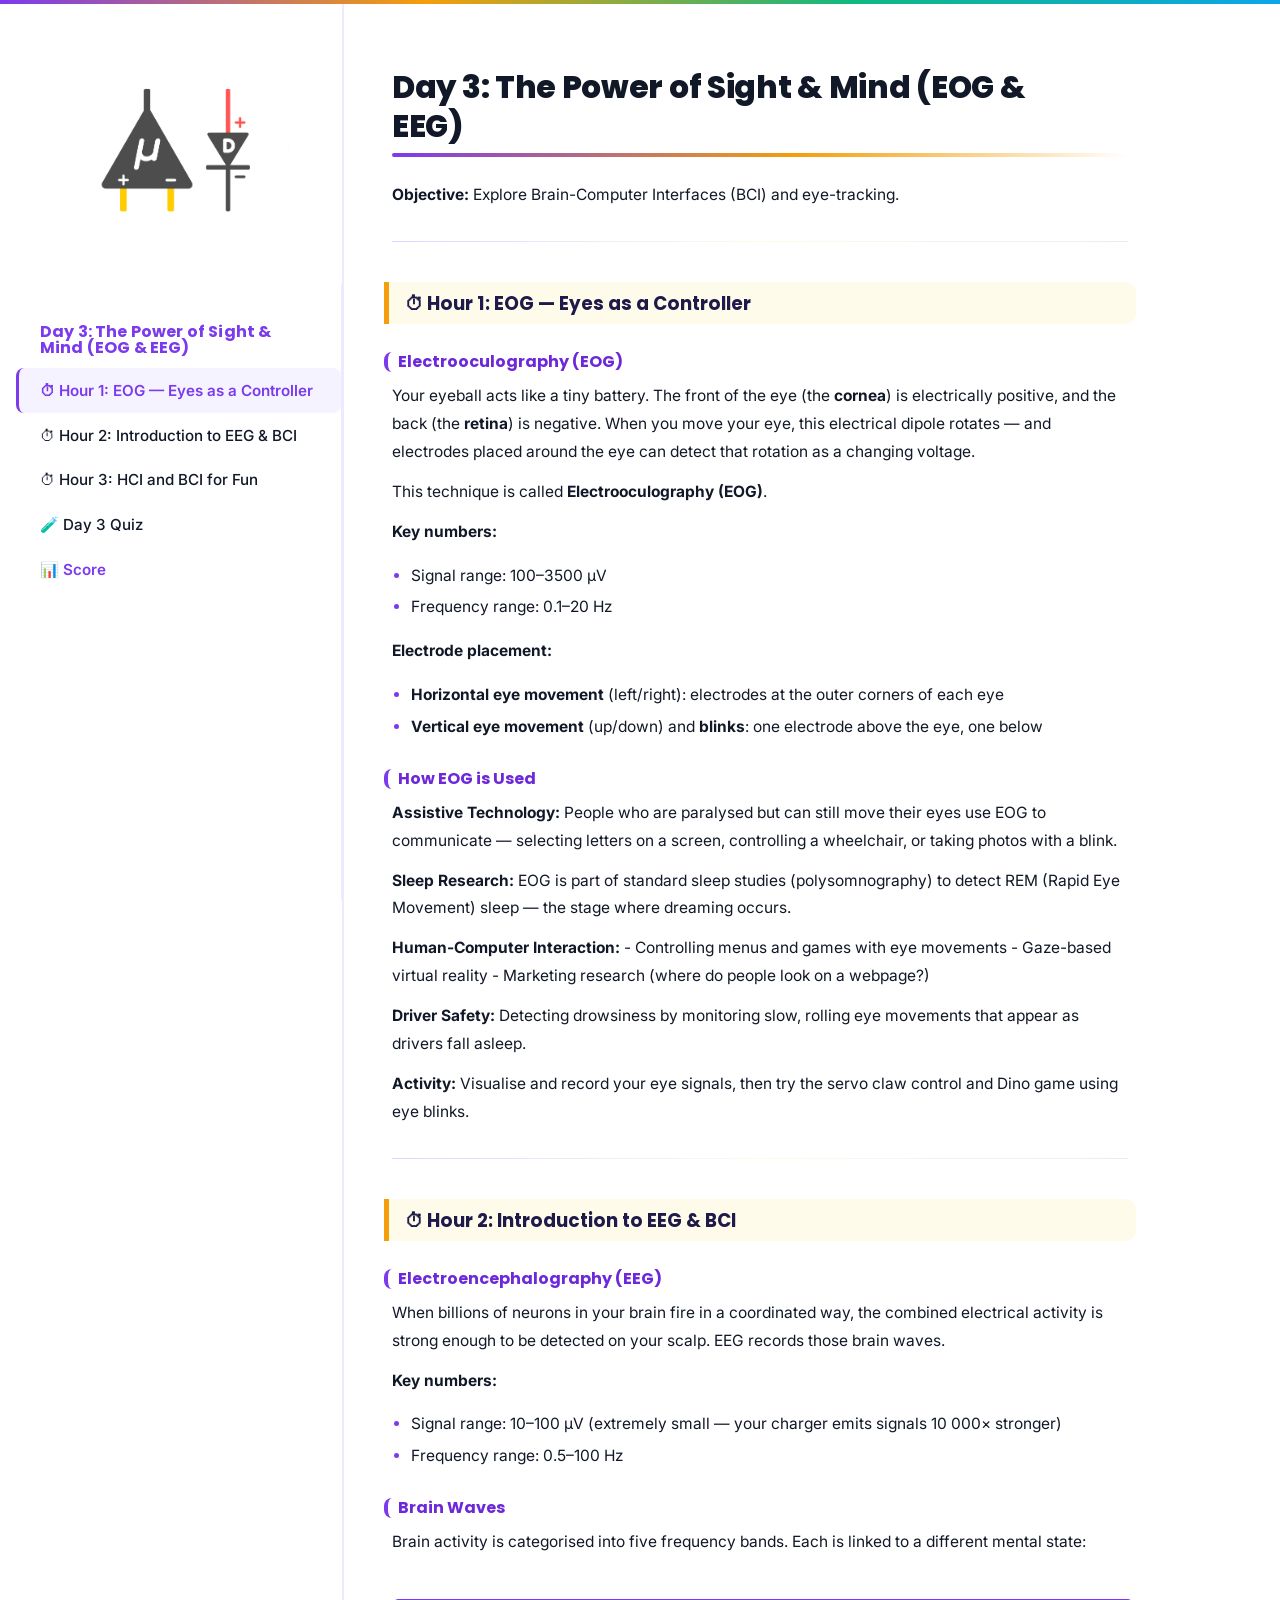
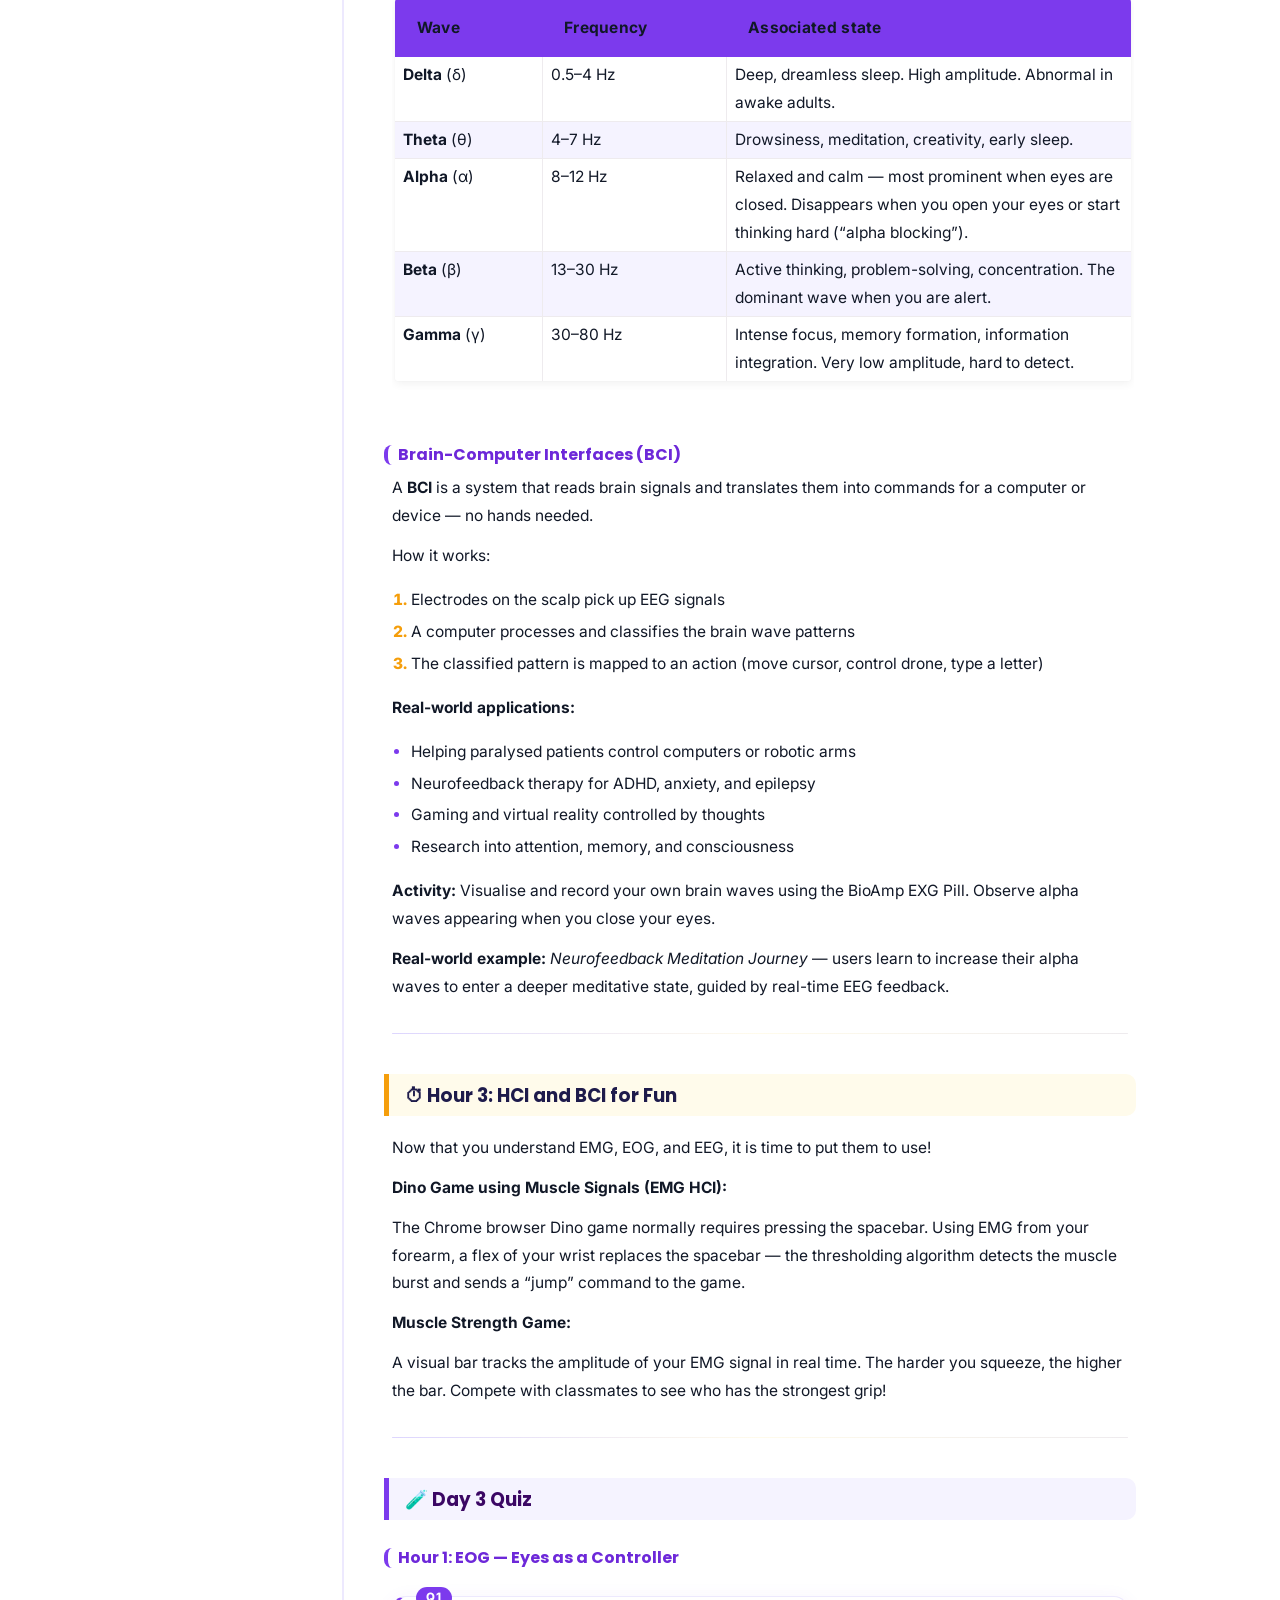
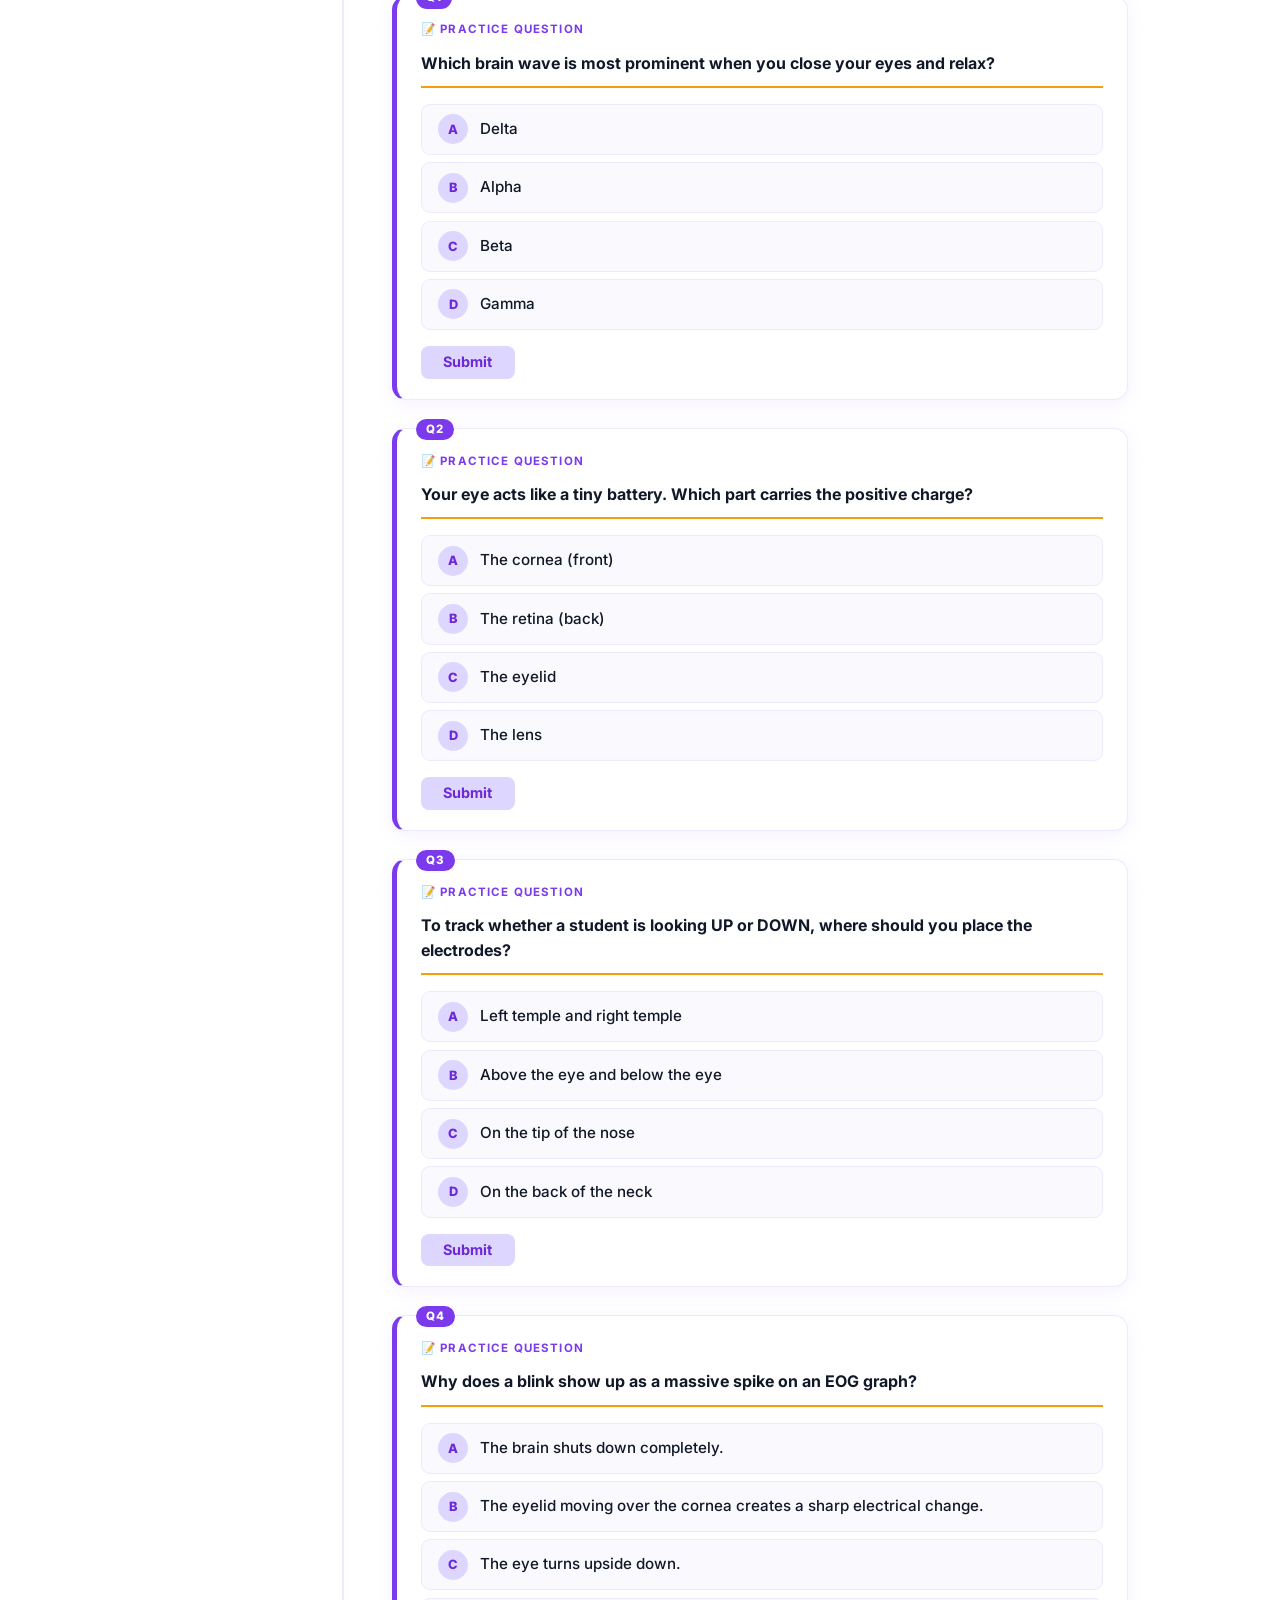
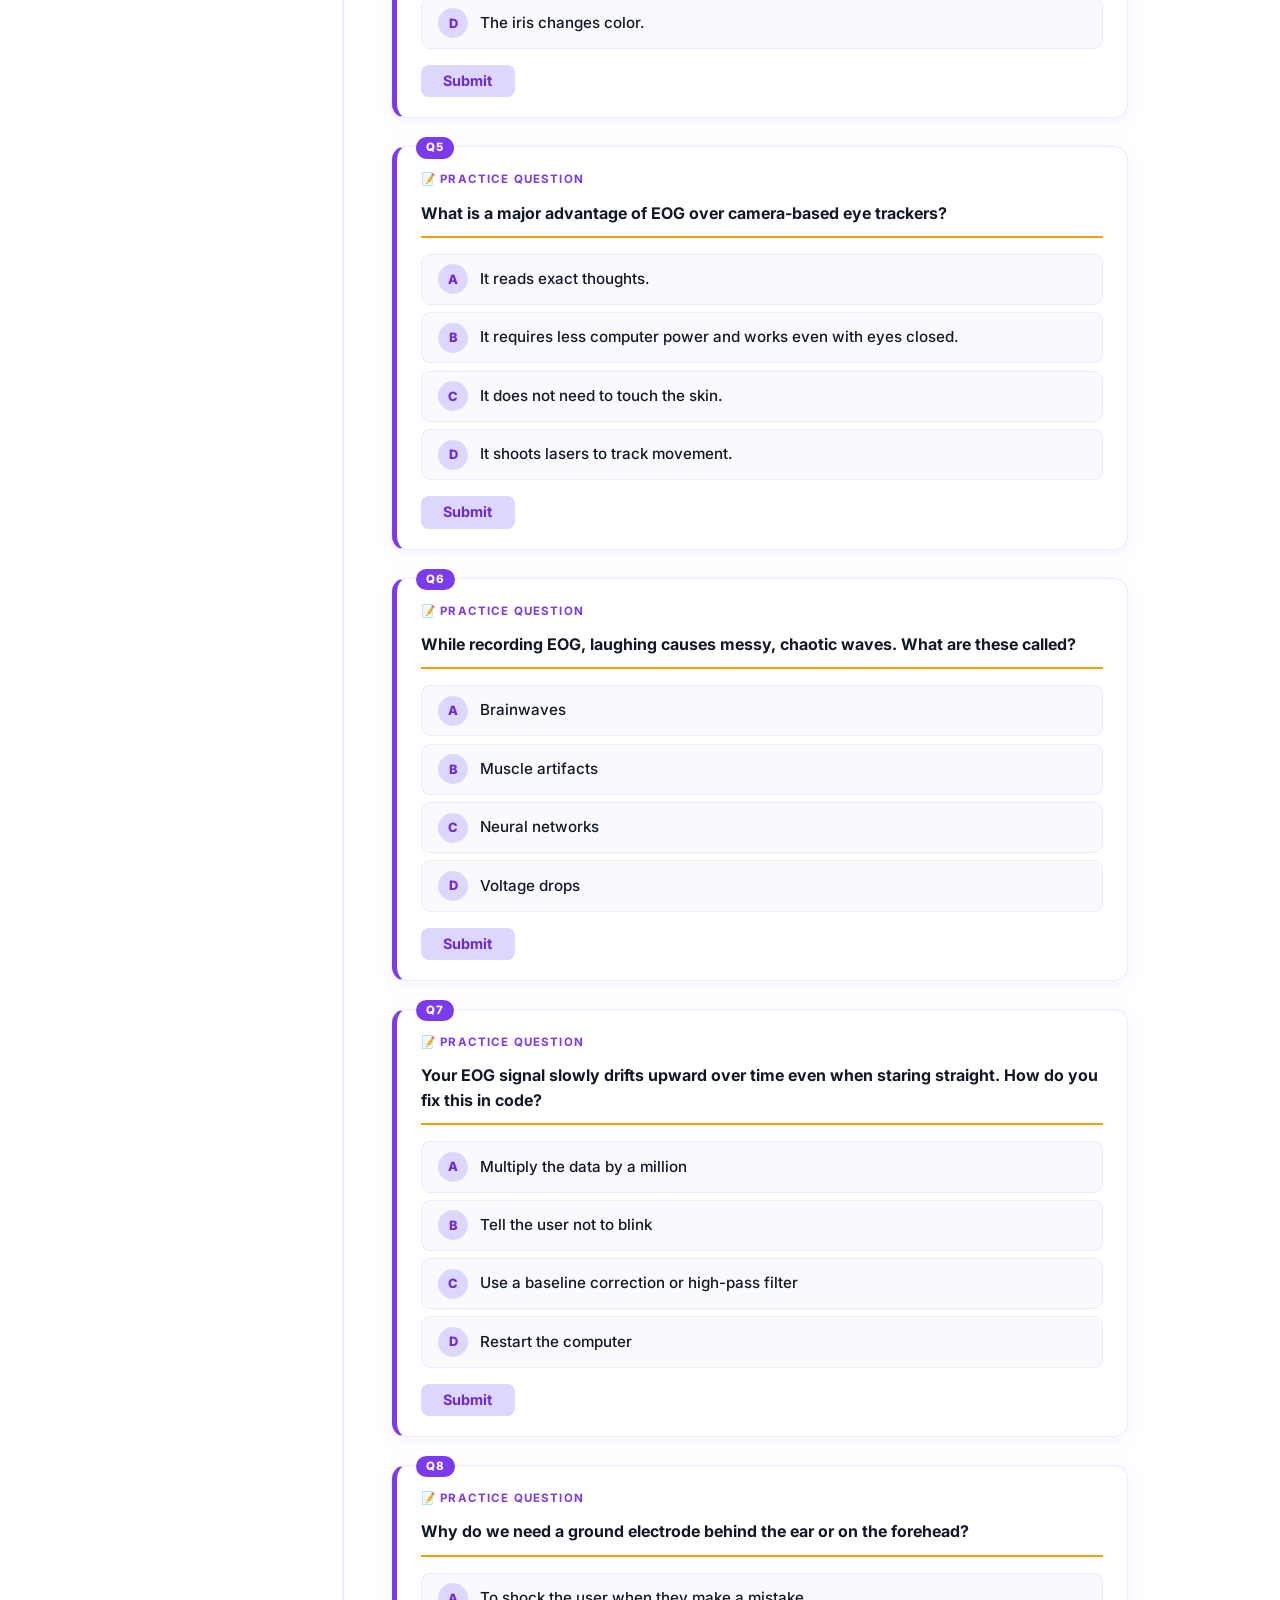
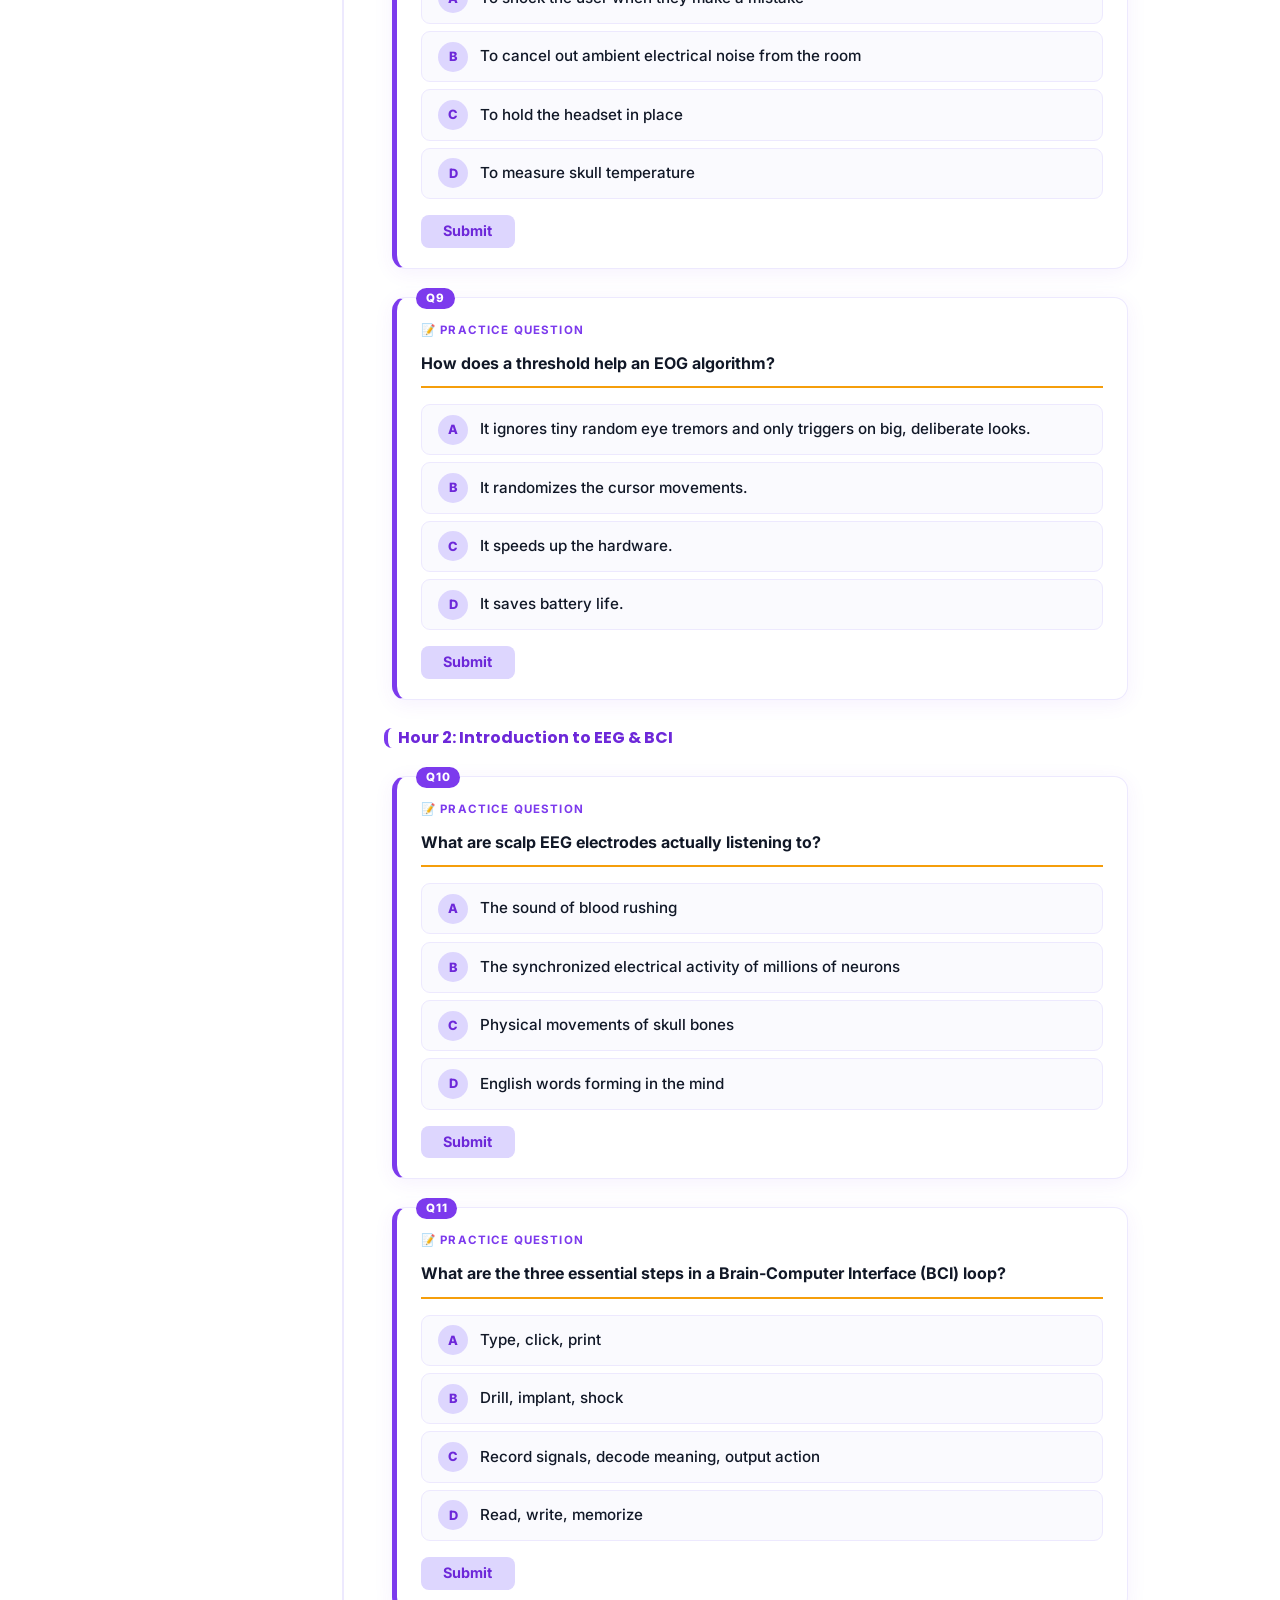
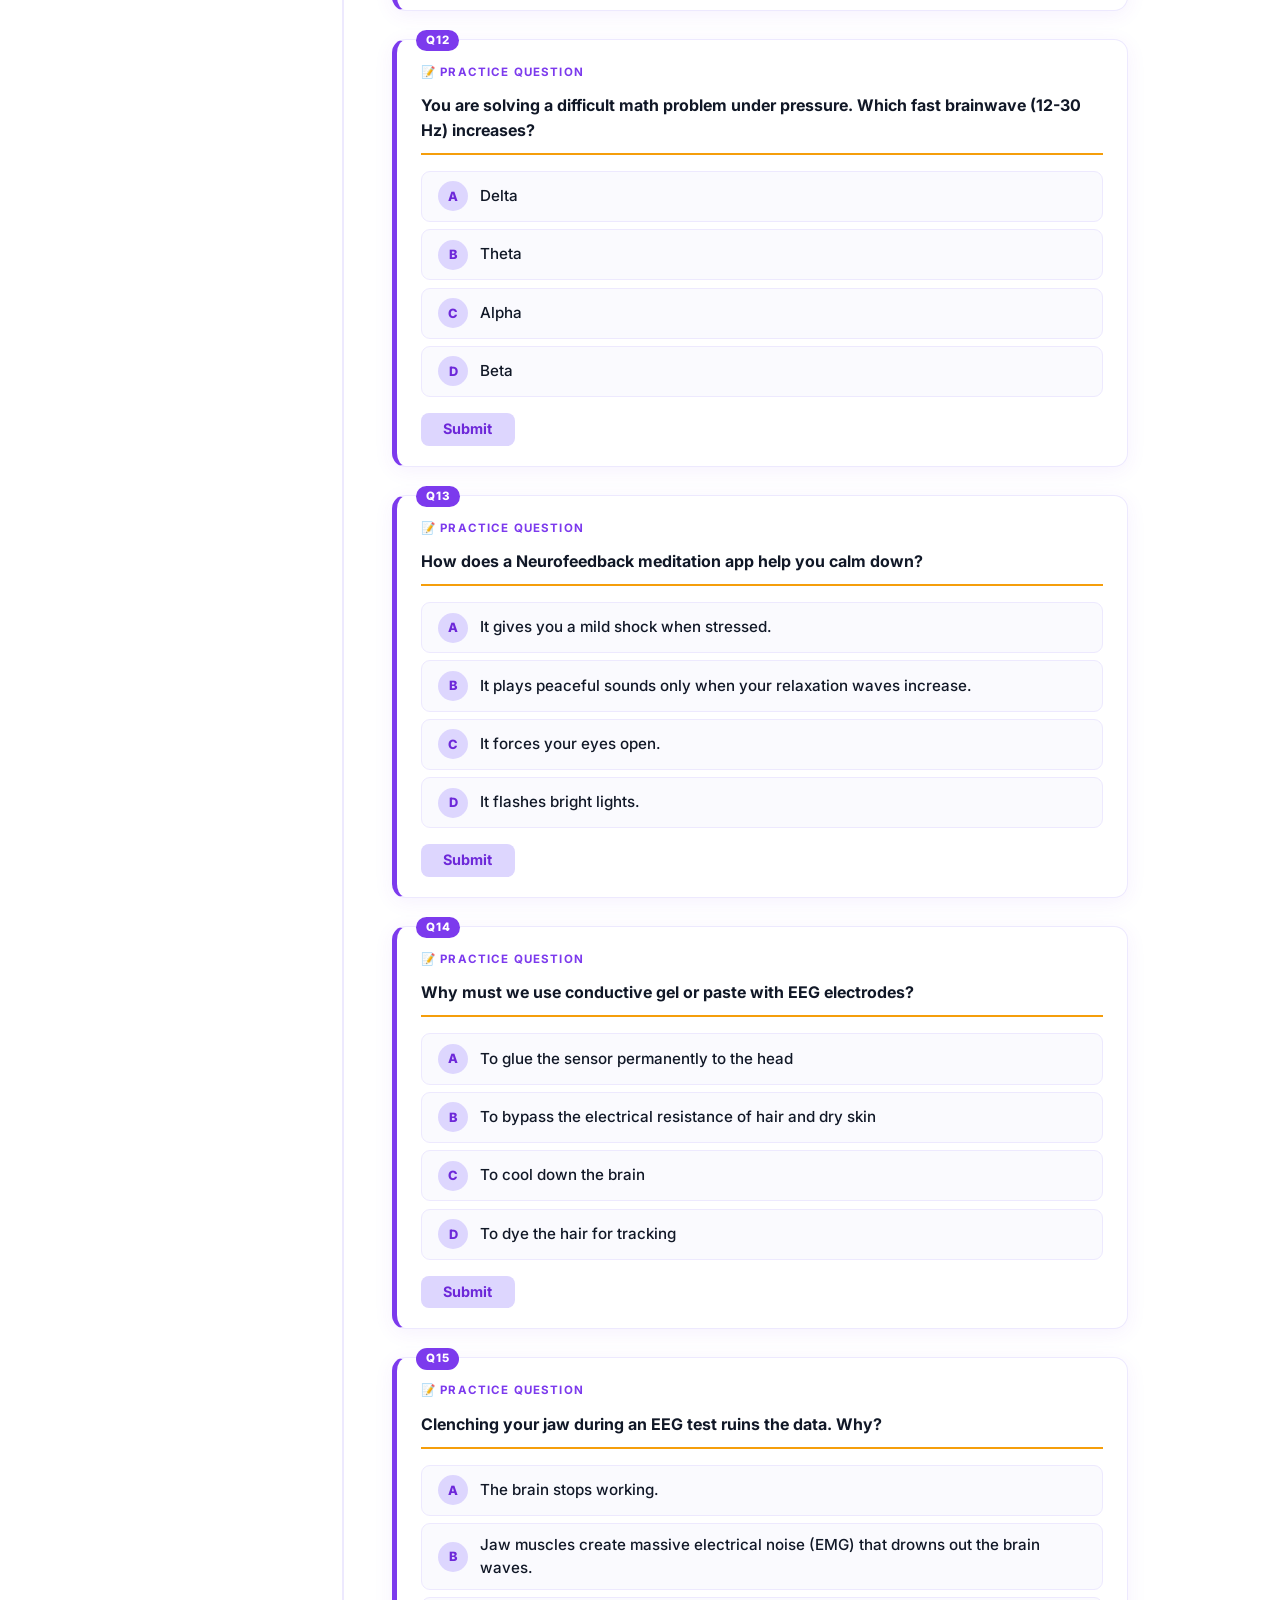
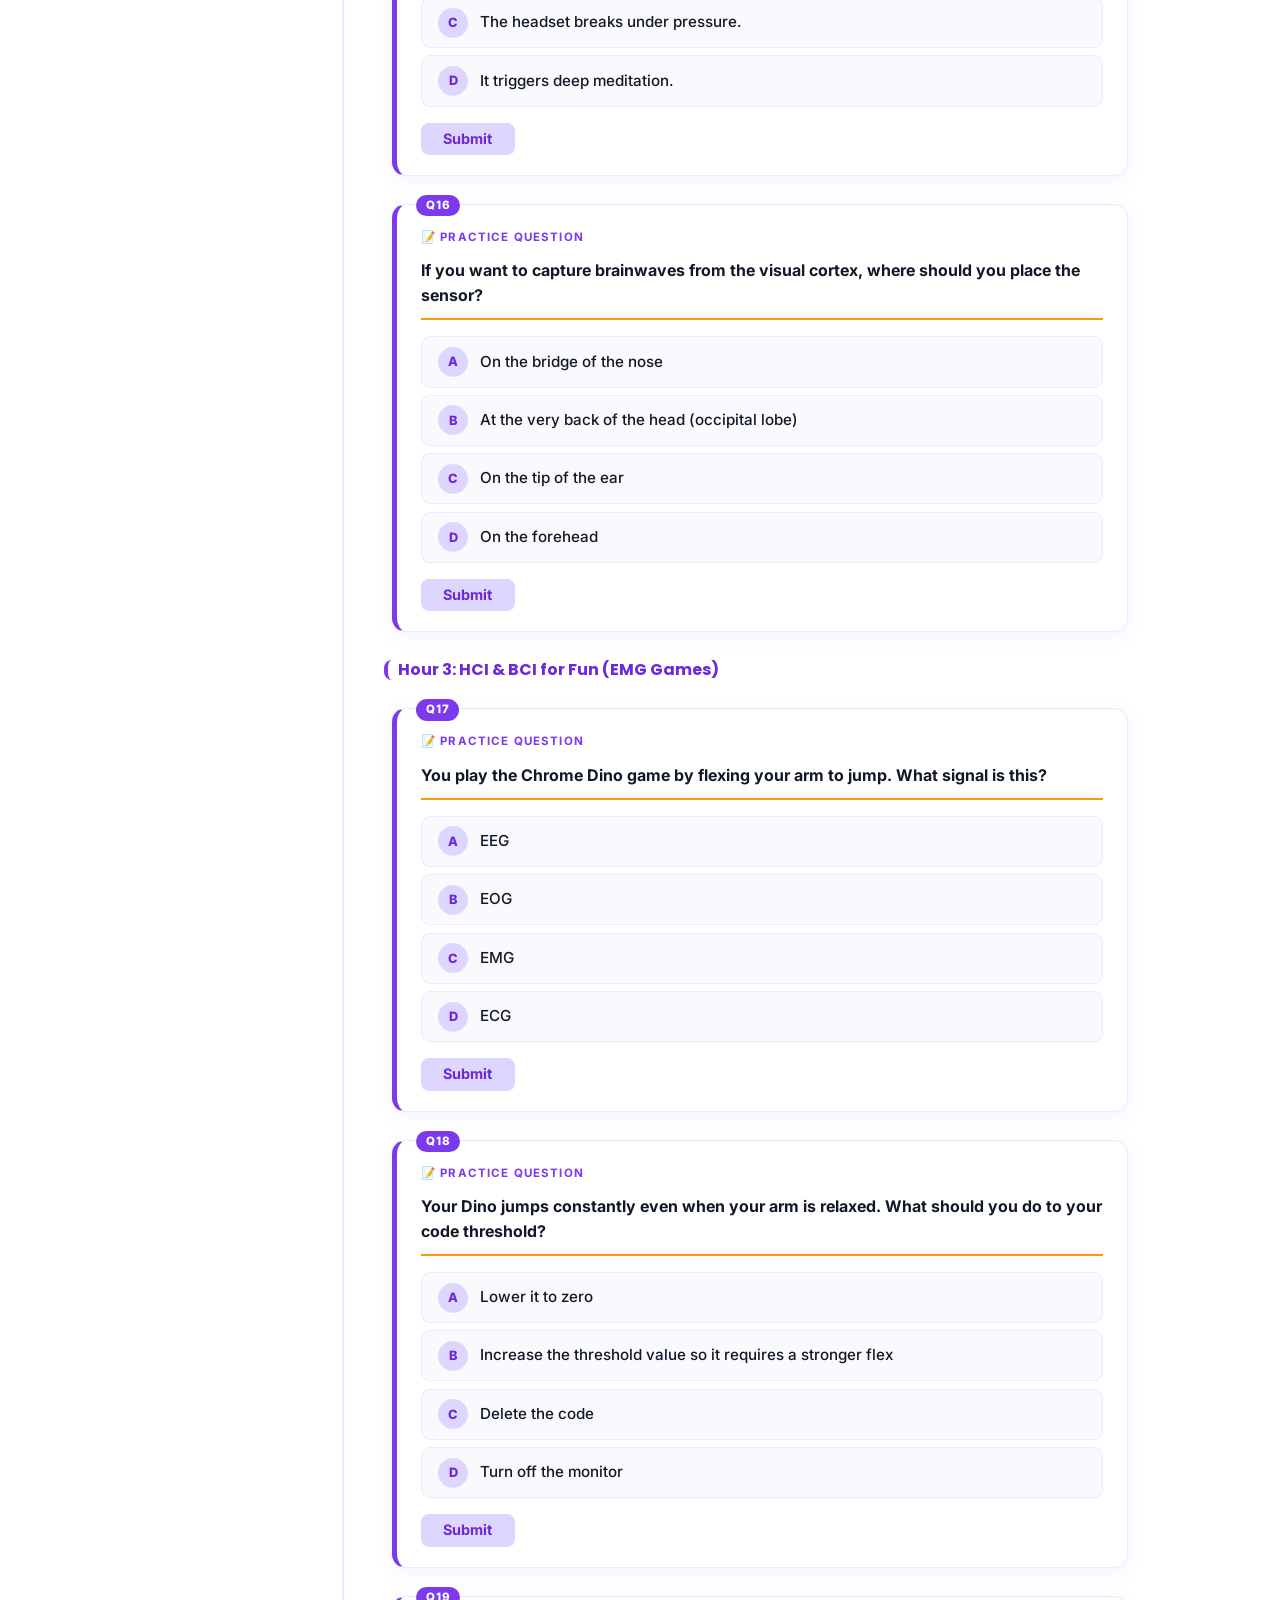
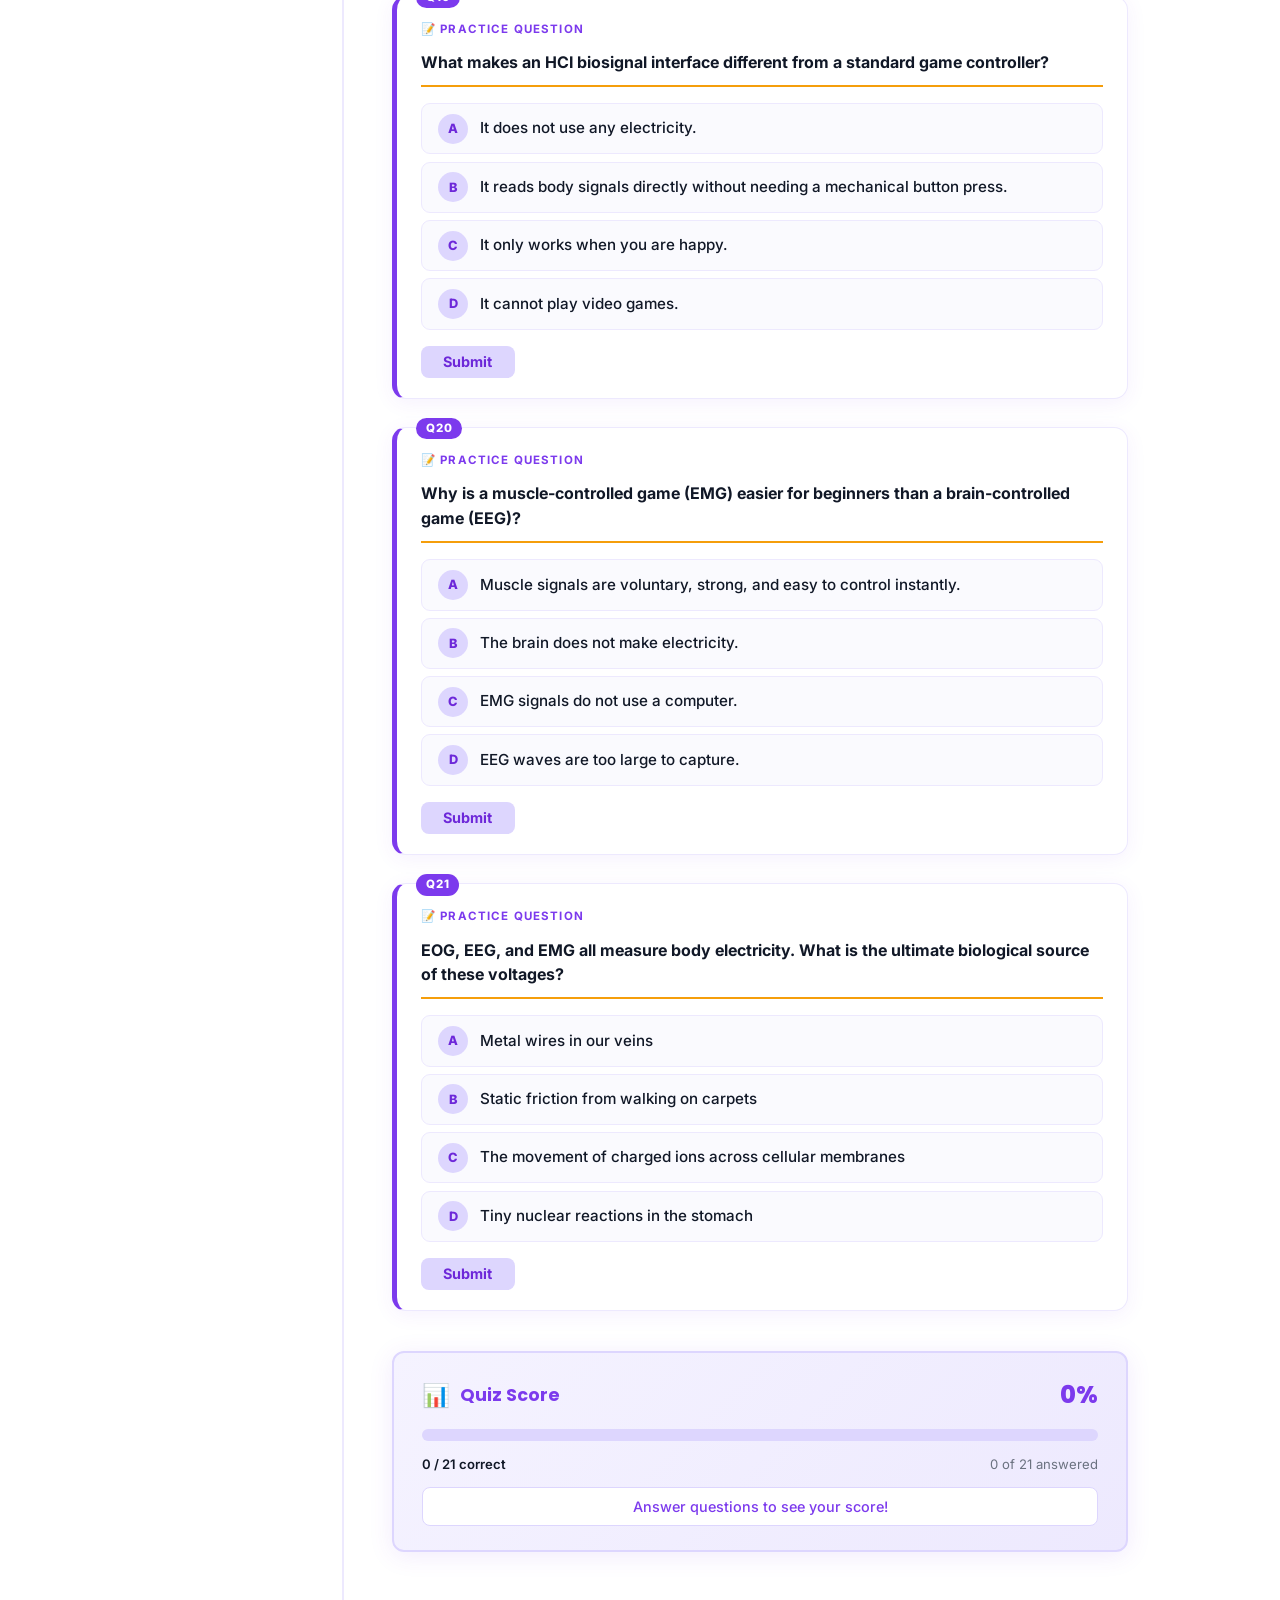
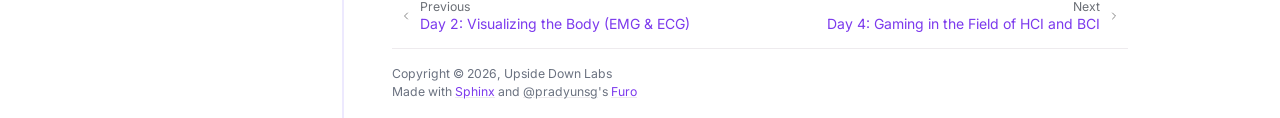
<file: docs/day3.html>
<!doctype html>
<html class="no-js" lang="en" data-content_root="../">
  <head><meta charset="utf-8">
    <meta name="viewport" content="width=device-width,initial-scale=1">
    <meta name="color-scheme" content="light dark"><meta name="viewport" content="width=device-width, initial-scale=1" />
<link rel="index" title="Index" href="../genindex.html"><link rel="search" title="Search" href="../search.html"><link rel="next" title="Day 4: Gaming in the Field of HCI and BCI" href="day4.html"><link rel="prev" title="Day 2: Visualizing the Body (EMG &amp; ECG)" href="day2.html">
        <link rel="prefetch" href="../_static/UDL_logo_white.png" as="image">

    <link rel="shortcut icon" href="../_static/UDL_logo_white.png"><!-- Generated with Sphinx 9.1.0 and Furo 2025.12.19 -->
        <title>Day 3: The Power of Sight &amp; Mind (EOG &amp; EEG) - Upside Down Labs</title>
      <link rel="stylesheet" type="text/css" href="../_static/pygments.css?v=d111a655" />
    <link rel="stylesheet" type="text/css" href="../_static/styles/furo.css?v=7bdb33bb" />
    <link rel="stylesheet" type="text/css" href="../_static/css/udl_custom.css?v=45bea5ae" />
    <link rel="stylesheet" type="text/css" href="../_static/styles/furo-extensions.css?v=8dab3a3b" />
    
    


<style>
  body {
    --color-code-background: #f2f2f2;
  --color-code-foreground: #1e1e1e;
  --color-brand-primary: #7c3aed;
  --color-brand-content: #7c3aed;
  --color-background-primary: #000000;
  --color-background-secondary: #ffffff;
  --color-foreground-primary: #111827;
  --color-foreground-secondary: #6b7280;
  --color-sidebar-background: #ffffff;
  --color-sidebar-background-border: #f3f0ff;
  --color-sidebar-brand-text: #111827;
  --color-sidebar-caption-text: #9ca3af;
  --color-sidebar-link-text: #374151;
  --color-sidebar-link-text--top-level: #111827;
  --color-sidebar-item-background--current: #f5f3ff;
  --color-sidebar-item-background--hover: #fafafa;
  --color-sidebar-search-background: #f9fafb;
  --color-sidebar-search-border-color: #d8b4fe;
  --color-sidebar-search-icon: #7c3aed;
  
  }
  @media not print {
    body[data-theme="dark"] {
      --color-code-background: #202020;
  --color-code-foreground: #d0d0d0;
  
    }
    @media (prefers-color-scheme: dark) {
      body:not([data-theme="light"]) {
        --color-code-background: #202020;
  --color-code-foreground: #d0d0d0;
  
      }
    }
  }
</style></head>
  <body>
    
    <script>
      document.body.dataset.theme = localStorage.getItem("theme") || "auto";
    </script>
    

<svg xmlns="http://www.w3.org/2000/svg" style="display: none;">
  <symbol id="svg-toc" viewBox="0 0 24 24">
    <title>Contents</title>
    <svg stroke="currentColor" fill="currentColor" stroke-width="0" viewBox="0 0 1024 1024">
      <path d="M408 442h480c4.4 0 8-3.6 8-8v-56c0-4.4-3.6-8-8-8H408c-4.4 0-8 3.6-8 8v56c0 4.4 3.6 8 8 8zm-8 204c0 4.4 3.6 8 8 8h480c4.4 0 8-3.6 8-8v-56c0-4.4-3.6-8-8-8H408c-4.4 0-8 3.6-8 8v56zm504-486H120c-4.4 0-8 3.6-8 8v56c0 4.4 3.6 8 8 8h784c4.4 0 8-3.6 8-8v-56c0-4.4-3.6-8-8-8zm0 632H120c-4.4 0-8 3.6-8 8v56c0 4.4 3.6 8 8 8h784c4.4 0 8-3.6 8-8v-56c0-4.4-3.6-8-8-8zM115.4 518.9L271.7 642c5.8 4.6 14.4.5 14.4-6.9V388.9c0-7.4-8.5-11.5-14.4-6.9L115.4 505.1a8.74 8.74 0 0 0 0 13.8z"/>
    </svg>
  </symbol>
  <symbol id="svg-menu" viewBox="0 0 24 24">
    <title>Menu</title>
    <svg xmlns="http://www.w3.org/2000/svg" viewBox="0 0 24 24" fill="none" stroke="currentColor"
      stroke-width="2" stroke-linecap="round" stroke-linejoin="round" class="feather-menu">
      <line x1="3" y1="12" x2="21" y2="12"></line>
      <line x1="3" y1="6" x2="21" y2="6"></line>
      <line x1="3" y1="18" x2="21" y2="18"></line>
    </svg>
  </symbol>
  <symbol id="svg-arrow-right" viewBox="0 0 24 24">
    <title>Expand</title>
    <svg xmlns="http://www.w3.org/2000/svg" viewBox="0 0 24 24" fill="none" stroke="currentColor"
      stroke-width="2" stroke-linecap="round" stroke-linejoin="round" class="feather-chevron-right">
      <polyline points="9 18 15 12 9 6"></polyline>
    </svg>
  </symbol>
  <symbol id="svg-sun" viewBox="0 0 24 24">
    <title>Light mode</title>
    <svg xmlns="http://www.w3.org/2000/svg" viewBox="0 0 24 24" fill="none" stroke="currentColor"
      stroke-width="1" stroke-linecap="round" stroke-linejoin="round" class="feather-sun">
      <circle cx="12" cy="12" r="5"></circle>
      <line x1="12" y1="1" x2="12" y2="3"></line>
      <line x1="12" y1="21" x2="12" y2="23"></line>
      <line x1="4.22" y1="4.22" x2="5.64" y2="5.64"></line>
      <line x1="18.36" y1="18.36" x2="19.78" y2="19.78"></line>
      <line x1="1" y1="12" x2="3" y2="12"></line>
      <line x1="21" y1="12" x2="23" y2="12"></line>
      <line x1="4.22" y1="19.78" x2="5.64" y2="18.36"></line>
      <line x1="18.36" y1="5.64" x2="19.78" y2="4.22"></line>
    </svg>
  </symbol>
  <symbol id="svg-moon" viewBox="0 0 24 24">
    <title>Dark mode</title>
    <svg xmlns="http://www.w3.org/2000/svg" viewBox="0 0 24 24" fill="none" stroke="currentColor"
      stroke-width="1" stroke-linecap="round" stroke-linejoin="round" class="icon-tabler-moon">
      <path stroke="none" d="M0 0h24v24H0z" fill="none" />
      <path d="M12 3c.132 0 .263 0 .393 0a7.5 7.5 0 0 0 7.92 12.446a9 9 0 1 1 -8.313 -12.454z" />
    </svg>
  </symbol>
  <symbol id="svg-sun-with-moon" viewBox="0 0 24 24">
    <title>Auto light/dark, in light mode</title>
    <svg xmlns="http://www.w3.org/2000/svg" viewBox="0 0 24 24" fill="none" stroke="currentColor"
      stroke-width="1" stroke-linecap="round" stroke-linejoin="round"
      class="icon-custom-derived-from-feather-sun-and-tabler-moon">
      <path style="opacity: 50%" d="M 5.411 14.504 C 5.471 14.504 5.532 14.504 5.591 14.504 C 3.639 16.319 4.383 19.569 6.931 20.352 C 7.693 20.586 8.512 20.551 9.25 20.252 C 8.023 23.207 4.056 23.725 2.11 21.184 C 0.166 18.642 1.702 14.949 4.874 14.536 C 5.051 14.512 5.231 14.5 5.411 14.5 L 5.411 14.504 Z"/>
      <line x1="14.5" y1="3.25" x2="14.5" y2="1.25"/>
      <line x1="14.5" y1="15.85" x2="14.5" y2="17.85"/>
      <line x1="10.044" y1="5.094" x2="8.63" y2="3.68"/>
      <line x1="19" y1="14.05" x2="20.414" y2="15.464"/>
      <line x1="8.2" y1="9.55" x2="6.2" y2="9.55"/>
      <line x1="20.8" y1="9.55" x2="22.8" y2="9.55"/>
      <line x1="10.044" y1="14.006" x2="8.63" y2="15.42"/>
      <line x1="19" y1="5.05" x2="20.414" y2="3.636"/>
      <circle cx="14.5" cy="9.55" r="3.6"/>
    </svg>
  </symbol>
  <symbol id="svg-moon-with-sun" viewBox="0 0 24 24">
    <title>Auto light/dark, in dark mode</title>
    <svg xmlns="http://www.w3.org/2000/svg" viewBox="0 0 24 24" fill="none" stroke="currentColor"
      stroke-width="1" stroke-linecap="round" stroke-linejoin="round"
      class="icon-custom-derived-from-feather-sun-and-tabler-moon">
      <path d="M 8.282 7.007 C 8.385 7.007 8.494 7.007 8.595 7.007 C 5.18 10.184 6.481 15.869 10.942 17.24 C 12.275 17.648 13.706 17.589 15 17.066 C 12.851 22.236 5.91 23.143 2.505 18.696 C -0.897 14.249 1.791 7.786 7.342 7.063 C 7.652 7.021 7.965 7 8.282 7 L 8.282 7.007 Z"/>
      <line style="opacity: 50%" x1="18" y1="3.705" x2="18" y2="2.5"/>
      <line style="opacity: 50%" x1="18" y1="11.295" x2="18" y2="12.5"/>
      <line style="opacity: 50%" x1="15.316" y1="4.816" x2="14.464" y2="3.964"/>
      <line style="opacity: 50%" x1="20.711" y1="10.212" x2="21.563" y2="11.063"/>
      <line style="opacity: 50%" x1="14.205" y1="7.5" x2="13.001" y2="7.5"/>
      <line style="opacity: 50%" x1="21.795" y1="7.5" x2="23" y2="7.5"/>
      <line style="opacity: 50%" x1="15.316" y1="10.184" x2="14.464" y2="11.036"/>
      <line style="opacity: 50%" x1="20.711" y1="4.789" x2="21.563" y2="3.937"/>
      <circle style="opacity: 50%" cx="18" cy="7.5" r="2.169"/>
    </svg>
  </symbol>
  <symbol id="svg-pencil" viewBox="0 0 24 24">
    <svg xmlns="http://www.w3.org/2000/svg" viewBox="0 0 24 24" fill="none" stroke="currentColor"
      stroke-width="1" stroke-linecap="round" stroke-linejoin="round" class="icon-tabler-pencil-code">
      <path d="M4 20h4l10.5 -10.5a2.828 2.828 0 1 0 -4 -4l-10.5 10.5v4" />
      <path d="M13.5 6.5l4 4" />
      <path d="M20 21l2 -2l-2 -2" />
      <path d="M17 17l-2 2l2 2" />
    </svg>
  </symbol>
  <symbol id="svg-eye" viewBox="0 0 24 24">
    <svg xmlns="http://www.w3.org/2000/svg" viewBox="0 0 24 24" fill="none" stroke="currentColor"
      stroke-width="1" stroke-linecap="round" stroke-linejoin="round" class="icon-tabler-eye-code">
      <path stroke="none" d="M0 0h24v24H0z" fill="none" />
      <path d="M10 12a2 2 0 1 0 4 0a2 2 0 0 0 -4 0" />
      <path
        d="M11.11 17.958c-3.209 -.307 -5.91 -2.293 -8.11 -5.958c2.4 -4 5.4 -6 9 -6c3.6 0 6.6 2 9 6c-.21 .352 -.427 .688 -.647 1.008" />
      <path d="M20 21l2 -2l-2 -2" />
      <path d="M17 17l-2 2l2 2" />
    </svg>
  </symbol>
</svg>

<input type="checkbox" class="sidebar-toggle" name="__navigation" id="__navigation" aria-label="Toggle site navigation sidebar">
<input type="checkbox" class="sidebar-toggle" name="__toc" id="__toc" aria-label="Toggle table of contents sidebar">
<label class="overlay sidebar-overlay" for="__navigation"></label>
<label class="overlay toc-overlay" for="__toc"></label>

<a class="skip-to-content muted-link" href="#furo-main-content">Skip to content</a>



<div class="page">
  <header class="mobile-header">
    <div class="header-left">
      <label class="nav-overlay-icon" for="__navigation">
        <span class="icon"><svg><use href="#svg-menu"></use></svg></span>
      </label>
    </div>
    <div class="header-center">
      <a href="../index.html"><div class="brand">Upside Down Labs</div></a>
    </div>
    <div class="header-right">
      <div class="theme-toggle-container theme-toggle-header">
        <button class="theme-toggle" aria-label="Toggle Light / Dark / Auto color theme">
          <svg class="theme-icon-when-auto-light"><use href="#svg-sun-with-moon"></use></svg>
          <svg class="theme-icon-when-auto-dark"><use href="#svg-moon-with-sun"></use></svg>
          <svg class="theme-icon-when-dark"><use href="#svg-moon"></use></svg>
          <svg class="theme-icon-when-light"><use href="#svg-sun"></use></svg>
        </button>
      </div>
      <label class="toc-overlay-icon toc-header-icon" for="__toc">
        <span class="icon"><svg><use href="#svg-toc"></use></svg></span>
      </label>
    </div>
  </header>
  <aside class="sidebar-drawer">
    <div class="sidebar-container">
      
      <div class="sidebar-sticky"><a class="sidebar-brand" href="../index.html">
  <div class="sidebar-logo-container">
    <img class="sidebar-logo" src="../_static/UDL_logo_white.png" alt="Logo"/>
  </div>
  
  
</a><form class="sidebar-search-container" method="get" action="../search.html" role="search">
  <input class="sidebar-search" placeholder="Search" name="q" aria-label="Search">
  <input type="hidden" name="check_keywords" value="yes">
  <input type="hidden" name="area" value="default">
</form>
<div id="searchbox"></div><div class="sidebar-scroll"><div class="sidebar-tree">
  <ul class="current">
<li class="toctree-l1"><a class="reference internal" href="day1.html">Day 1: Introduction to Neuroscience and Arduino IDE</a></li>
<li class="toctree-l1"><a class="reference internal" href="day2.html">Day 2: Visualizing the Body (EMG &amp; ECG)</a></li>
<li class="toctree-l1 current current-page"><a class="current reference internal" href="#">Day 3: The Power of Sight &amp; Mind (EOG &amp; EEG)</a></li>
<li class="toctree-l1"><a class="reference internal" href="day4.html">Day 4: Gaming in the Field of HCI and BCI</a></li>
<li class="toctree-l1"><a class="reference internal" href="day5.html">Day 5: Advanced HCI/BCI, Research and Applications</a></li>
</ul>

</div>
</div>

      </div>
      
    </div>
  </aside>
  <div class="main">
    <div class="content">
      <div class="article-container">
        <a href="#" class="back-to-top muted-link">
          <svg xmlns="http://www.w3.org/2000/svg" viewBox="0 0 24 24">
            <path d="M13 20h-2V8l-5.5 5.5-1.42-1.42L12 4.16l7.92 7.92-1.42 1.42L13 8v12z"></path>
          </svg>
          <span>Back to top</span>
        </a>
        <div class="content-icon-container">
          <div class="view-this-page">
  <a class="muted-link" href="../_sources/docs/day3.rst.txt" title="View this page">
    <svg><use href="#svg-eye"></use></svg>
    <span class="visually-hidden">View this page</span>
  </a>
</div>
<div class="theme-toggle-container theme-toggle-content">
            <button class="theme-toggle" aria-label="Toggle Light / Dark / Auto color theme">
              <svg class="theme-icon-when-auto-light"><use href="#svg-sun-with-moon"></use></svg>
              <svg class="theme-icon-when-auto-dark"><use href="#svg-moon-with-sun"></use></svg>
              <svg class="theme-icon-when-dark"><use href="#svg-moon"></use></svg>
              <svg class="theme-icon-when-light"><use href="#svg-sun"></use></svg>
            </button>
          </div>
          <label class="toc-overlay-icon toc-content-icon" for="__toc">
            <span class="icon"><svg><use href="#svg-toc"></use></svg></span>
          </label>
        </div>
        <article role="main" id="furo-main-content">
          <section id="day-3-the-power-of-sight-mind-eog-eeg">
<h1>Day 3: The Power of Sight &amp; Mind (EOG &amp; EEG)<a class="headerlink" href="#day-3-the-power-of-sight-mind-eog-eeg" title="Link to this heading">¶</a></h1>
<p><strong>Objective:</strong> Explore Brain-Computer Interfaces (BCI) and eye-tracking.</p>
<hr class="docutils" />
<section id="hour-1-eog-eyes-as-a-controller">
<h2>Hour 1: EOG — Eyes as a Controller<a class="headerlink" href="#hour-1-eog-eyes-as-a-controller" title="Link to this heading">¶</a></h2>
<section id="electrooculography-eog">
<h3>Electrooculography (EOG)<a class="headerlink" href="#electrooculography-eog" title="Link to this heading">¶</a></h3>
<p>Your eyeball acts like a tiny battery. The front of the eye (the <strong>cornea</strong>) is
electrically positive, and the back (the <strong>retina</strong>) is negative. When you move your
eye, this electrical dipole rotates — and electrodes placed around the eye can detect
that rotation as a changing voltage.</p>
<p>This technique is called <strong>Electrooculography (EOG)</strong>.</p>
<p><strong>Key numbers:</strong></p>
<ul class="simple">
<li><p>Signal range: 100–3500 µV</p></li>
<li><p>Frequency range: 0.1–20 Hz</p></li>
</ul>
<p><strong>Electrode placement:</strong></p>
<ul class="simple">
<li><p><strong>Horizontal eye movement</strong> (left/right): electrodes at the outer corners of each eye</p></li>
<li><p><strong>Vertical eye movement</strong> (up/down) and <strong>blinks</strong>: one electrode above the eye,
one below</p></li>
</ul>
</section>
<section id="how-eog-is-used">
<h3>How EOG is Used<a class="headerlink" href="#how-eog-is-used" title="Link to this heading">¶</a></h3>
<p><strong>Assistive Technology:</strong>
People who are paralysed but can still move their eyes use EOG to communicate —
selecting letters on a screen, controlling a wheelchair, or taking photos with a blink.</p>
<p><strong>Sleep Research:</strong>
EOG is part of standard sleep studies (polysomnography) to detect REM (Rapid Eye
Movement) sleep — the stage where dreaming occurs.</p>
<p><strong>Human-Computer Interaction:</strong>
- Controlling menus and games with eye movements
- Gaze-based virtual reality
- Marketing research (where do people look on a webpage?)</p>
<p><strong>Driver Safety:</strong>
Detecting drowsiness by monitoring slow, rolling eye movements that appear as
drivers fall asleep.</p>
<p><strong>Activity:</strong> Visualise and record your eye signals, then try the servo claw control
and Dino game using eye blinks.</p>
</section>
</section>
<hr class="docutils" />
<section id="hour-2-introduction-to-eeg-bci">
<h2>Hour 2: Introduction to EEG &amp; BCI<a class="headerlink" href="#hour-2-introduction-to-eeg-bci" title="Link to this heading">¶</a></h2>
<section id="electroencephalography-eeg">
<h3>Electroencephalography (EEG)<a class="headerlink" href="#electroencephalography-eeg" title="Link to this heading">¶</a></h3>
<p>When billions of neurons in your brain fire in a coordinated way, the combined
electrical activity is strong enough to be detected on your scalp. EEG records
those brain waves.</p>
<p><strong>Key numbers:</strong></p>
<ul class="simple">
<li><p>Signal range: 10–100 µV (extremely small — your charger emits signals 10 000× stronger)</p></li>
<li><p>Frequency range: 0.5–100 Hz</p></li>
</ul>
</section>
<section id="brain-waves">
<h3>Brain Waves<a class="headerlink" href="#brain-waves" title="Link to this heading">¶</a></h3>
<p>Brain activity is categorised into five frequency bands. Each is linked to a different
mental state:</p>
<div class="table-wrapper colwidths-given docutils container">
<table class="docutils align-default">
<colgroup>
<col style="width: 20.0%" />
<col style="width: 25.0%" />
<col style="width: 55.0%" />
</colgroup>
<thead>
<tr class="row-odd"><th class="head"><p>Wave</p></th>
<th class="head"><p>Frequency</p></th>
<th class="head"><p>Associated state</p></th>
</tr>
</thead>
<tbody>
<tr class="row-even"><td><p><strong>Delta</strong> (δ)</p></td>
<td><p>0.5–4 Hz</p></td>
<td><p>Deep, dreamless sleep. High amplitude. Abnormal in awake adults.</p></td>
</tr>
<tr class="row-odd"><td><p><strong>Theta</strong> (θ)</p></td>
<td><p>4–7 Hz</p></td>
<td><p>Drowsiness, meditation, creativity, early sleep.</p></td>
</tr>
<tr class="row-even"><td><p><strong>Alpha</strong> (α)</p></td>
<td><p>8–12 Hz</p></td>
<td><p>Relaxed and calm — most prominent when eyes are closed. Disappears when you
open your eyes or start thinking hard (“alpha blocking”).</p></td>
</tr>
<tr class="row-odd"><td><p><strong>Beta</strong> (β)</p></td>
<td><p>13–30 Hz</p></td>
<td><p>Active thinking, problem-solving, concentration. The dominant wave when you
are alert.</p></td>
</tr>
<tr class="row-even"><td><p><strong>Gamma</strong> (γ)</p></td>
<td><p>30–80 Hz</p></td>
<td><p>Intense focus, memory formation, information integration. Very low amplitude,
hard to detect.</p></td>
</tr>
</tbody>
</table>
</div>
</section>
<section id="brain-computer-interfaces-bci">
<h3>Brain-Computer Interfaces (BCI)<a class="headerlink" href="#brain-computer-interfaces-bci" title="Link to this heading">¶</a></h3>
<p>A <strong>BCI</strong> is a system that reads brain signals and translates them into commands for
a computer or device — no hands needed.</p>
<p>How it works:</p>
<ol class="arabic simple">
<li><p>Electrodes on the scalp pick up EEG signals</p></li>
<li><p>A computer processes and classifies the brain wave patterns</p></li>
<li><p>The classified pattern is mapped to an action (move cursor, control drone, type a letter)</p></li>
</ol>
<p><strong>Real-world applications:</strong></p>
<ul class="simple">
<li><p>Helping paralysed patients control computers or robotic arms</p></li>
<li><p>Neurofeedback therapy for ADHD, anxiety, and epilepsy</p></li>
<li><p>Gaming and virtual reality controlled by thoughts</p></li>
<li><p>Research into attention, memory, and consciousness</p></li>
</ul>
<p><strong>Activity:</strong> Visualise and record your own brain waves using the BioAmp EXG Pill.
Observe alpha waves appearing when you close your eyes.</p>
<p><strong>Real-world example:</strong> <em>Neurofeedback Meditation Journey</em> — users learn to increase
their alpha waves to enter a deeper meditative state, guided by real-time EEG feedback.</p>
</section>
</section>
<hr class="docutils" />
<section id="hour-3-hci-and-bci-for-fun">
<h2>Hour 3: HCI and BCI for Fun<a class="headerlink" href="#hour-3-hci-and-bci-for-fun" title="Link to this heading">¶</a></h2>
<p>Now that you understand EMG, EOG, and EEG, it is time to put them to use!</p>
<p><strong>Dino Game using Muscle Signals (EMG HCI):</strong></p>
<p>The Chrome browser Dino game normally requires pressing the spacebar. Using EMG from
your forearm, a flex of your wrist replaces the spacebar — the thresholding algorithm
detects the muscle burst and sends a “jump” command to the game.</p>
<p><strong>Muscle Strength Game:</strong></p>
<p>A visual bar tracks the amplitude of your EMG signal in real time. The harder you
squeeze, the higher the bar. Compete with classmates to see who has the strongest grip!</p>
</section>
<hr class="docutils" />
<section id="day-3-quiz">
<h2>Day 3 Quiz<a class="headerlink" href="#day-3-quiz" title="Link to this heading">¶</a></h2>
<section id="id1">
<h3>Hour 1: EOG — Eyes as a Controller<a class="headerlink" href="#id1" title="Link to this heading">¶</a></h3>
<div class="udl-mcq" id="mcq-022958a0" data-correct="1">
  <div class="udl-mcq__question">Which brain wave is most prominent when you close your eyes and relax?</div>
  <div class="udl-mcq__options">
    <div class="udl-mcq__option" data-index="0" role="radio" aria-checked="false" tabindex="0"><span class="udl-mcq__option-label">A</span><span class="udl-mcq__option-text">Delta</span></div>
    <div class="udl-mcq__option" data-index="1" role="radio" aria-checked="false" tabindex="0"><span class="udl-mcq__option-label">B</span><span class="udl-mcq__option-text">Alpha</span></div>
    <div class="udl-mcq__option" data-index="2" role="radio" aria-checked="false" tabindex="0"><span class="udl-mcq__option-label">C</span><span class="udl-mcq__option-text">Beta</span></div>
    <div class="udl-mcq__option" data-index="3" role="radio" aria-checked="false" tabindex="0"><span class="udl-mcq__option-label">D</span><span class="udl-mcq__option-text">Gamma</span></div>
  </div>
  <div class="udl-mcq__actions">
    <button class="udl-mcq__submit" disabled>Submit</button>
    <button class="udl-mcq__reset" style="display:none">Try Again</button>
  </div>
  <div class="udl-mcq__feedback" aria-live="polite"></div>
  <div class="udl-mcq__explanation" style="display:none"><strong>Explanation:</strong> Alpha waves (8-12 Hz) are the signature of a calm, relaxed, awake state. They are strongest when your eyes are closed and disappear (alpha blocking) as soon as you open your eyes or start concentrating.</div>
</div><div class="udl-mcq" id="mcq-f690b981" data-correct="0">
  <div class="udl-mcq__question">Your eye acts like a tiny battery. Which part carries the positive charge?</div>
  <div class="udl-mcq__options">
    <div class="udl-mcq__option" data-index="0" role="radio" aria-checked="false" tabindex="0"><span class="udl-mcq__option-label">A</span><span class="udl-mcq__option-text">The cornea (front)</span></div>
    <div class="udl-mcq__option" data-index="1" role="radio" aria-checked="false" tabindex="0"><span class="udl-mcq__option-label">B</span><span class="udl-mcq__option-text">The retina (back)</span></div>
    <div class="udl-mcq__option" data-index="2" role="radio" aria-checked="false" tabindex="0"><span class="udl-mcq__option-label">C</span><span class="udl-mcq__option-text">The eyelid</span></div>
    <div class="udl-mcq__option" data-index="3" role="radio" aria-checked="false" tabindex="0"><span class="udl-mcq__option-label">D</span><span class="udl-mcq__option-text">The lens</span></div>
  </div>
  <div class="udl-mcq__actions">
    <button class="udl-mcq__submit" disabled>Submit</button>
    <button class="udl-mcq__reset" style="display:none">Try Again</button>
  </div>
  <div class="udl-mcq__feedback" aria-live="polite"></div>
  <div class="udl-mcq__explanation" style="display:none"><strong>Explanation:</strong> The cornea (front of the eye) is electrically positive, while the retina (back) is negative. This makes the eyeball a biological electrical dipole whose orientation changes as you move your eye.</div>
</div><div class="udl-mcq" id="mcq-b79f001f" data-correct="1">
  <div class="udl-mcq__question">To track whether a student is looking UP or DOWN, where should you place the electrodes?</div>
  <div class="udl-mcq__options">
    <div class="udl-mcq__option" data-index="0" role="radio" aria-checked="false" tabindex="0"><span class="udl-mcq__option-label">A</span><span class="udl-mcq__option-text">Left temple and right temple</span></div>
    <div class="udl-mcq__option" data-index="1" role="radio" aria-checked="false" tabindex="0"><span class="udl-mcq__option-label">B</span><span class="udl-mcq__option-text">Above the eye and below the eye</span></div>
    <div class="udl-mcq__option" data-index="2" role="radio" aria-checked="false" tabindex="0"><span class="udl-mcq__option-label">C</span><span class="udl-mcq__option-text">On the tip of the nose</span></div>
    <div class="udl-mcq__option" data-index="3" role="radio" aria-checked="false" tabindex="0"><span class="udl-mcq__option-label">D</span><span class="udl-mcq__option-text">On the back of the neck</span></div>
  </div>
  <div class="udl-mcq__actions">
    <button class="udl-mcq__submit" disabled>Submit</button>
    <button class="udl-mcq__reset" style="display:none">Try Again</button>
  </div>
  <div class="udl-mcq__feedback" aria-live="polite"></div>
  <div class="udl-mcq__explanation" style="display:none"><strong>Explanation:</strong> Vertical eye movements change the voltage difference along the vertical axis. Placing one electrode above the eye and one below captures this up-down dipole shift accurately.</div>
</div><div class="udl-mcq" id="mcq-91d93874" data-correct="1">
  <div class="udl-mcq__question">Why does a blink show up as a massive spike on an EOG graph?</div>
  <div class="udl-mcq__options">
    <div class="udl-mcq__option" data-index="0" role="radio" aria-checked="false" tabindex="0"><span class="udl-mcq__option-label">A</span><span class="udl-mcq__option-text">The brain shuts down completely.</span></div>
    <div class="udl-mcq__option" data-index="1" role="radio" aria-checked="false" tabindex="0"><span class="udl-mcq__option-label">B</span><span class="udl-mcq__option-text">The eyelid moving over the cornea creates a sharp electrical change.</span></div>
    <div class="udl-mcq__option" data-index="2" role="radio" aria-checked="false" tabindex="0"><span class="udl-mcq__option-label">C</span><span class="udl-mcq__option-text">The eye turns upside down.</span></div>
    <div class="udl-mcq__option" data-index="3" role="radio" aria-checked="false" tabindex="0"><span class="udl-mcq__option-label">D</span><span class="udl-mcq__option-text">The iris changes color.</span></div>
  </div>
  <div class="udl-mcq__actions">
    <button class="udl-mcq__submit" disabled>Submit</button>
    <button class="udl-mcq__reset" style="display:none">Try Again</button>
  </div>
  <div class="udl-mcq__feedback" aria-live="polite"></div>
  <div class="udl-mcq__explanation" style="display:none"><strong>Explanation:</strong> When the eyelid sweeps over the cornea during a blink, it rapidly changes the orientation of the eye dipole, creating a large and sudden voltage shift that appears as a sharp spike.</div>
</div><div class="udl-mcq" id="mcq-33f4eaa3" data-correct="1">
  <div class="udl-mcq__question">What is a major advantage of EOG over camera-based eye trackers?</div>
  <div class="udl-mcq__options">
    <div class="udl-mcq__option" data-index="0" role="radio" aria-checked="false" tabindex="0"><span class="udl-mcq__option-label">A</span><span class="udl-mcq__option-text">It reads exact thoughts.</span></div>
    <div class="udl-mcq__option" data-index="1" role="radio" aria-checked="false" tabindex="0"><span class="udl-mcq__option-label">B</span><span class="udl-mcq__option-text">It requires less computer power and works even with eyes closed.</span></div>
    <div class="udl-mcq__option" data-index="2" role="radio" aria-checked="false" tabindex="0"><span class="udl-mcq__option-label">C</span><span class="udl-mcq__option-text">It does not need to touch the skin.</span></div>
    <div class="udl-mcq__option" data-index="3" role="radio" aria-checked="false" tabindex="0"><span class="udl-mcq__option-label">D</span><span class="udl-mcq__option-text">It shoots lasers to track movement.</span></div>
  </div>
  <div class="udl-mcq__actions">
    <button class="udl-mcq__submit" disabled>Submit</button>
    <button class="udl-mcq__reset" style="display:none">Try Again</button>
  </div>
  <div class="udl-mcq__feedback" aria-live="polite"></div>
  <div class="udl-mcq__explanation" style="display:none"><strong>Explanation:</strong> EOG requires only a few electrodes and minimal computing resources. It also continues to detect eye movement in complete darkness or even when the eyes are closed, unlike cameras.</div>
</div><div class="udl-mcq" id="mcq-d2a60f8d" data-correct="1">
  <div class="udl-mcq__question">While recording EOG, laughing causes messy, chaotic waves. What are these called?</div>
  <div class="udl-mcq__options">
    <div class="udl-mcq__option" data-index="0" role="radio" aria-checked="false" tabindex="0"><span class="udl-mcq__option-label">A</span><span class="udl-mcq__option-text">Brainwaves</span></div>
    <div class="udl-mcq__option" data-index="1" role="radio" aria-checked="false" tabindex="0"><span class="udl-mcq__option-label">B</span><span class="udl-mcq__option-text">Muscle artifacts</span></div>
    <div class="udl-mcq__option" data-index="2" role="radio" aria-checked="false" tabindex="0"><span class="udl-mcq__option-label">C</span><span class="udl-mcq__option-text">Neural networks</span></div>
    <div class="udl-mcq__option" data-index="3" role="radio" aria-checked="false" tabindex="0"><span class="udl-mcq__option-label">D</span><span class="udl-mcq__option-text">Voltage drops</span></div>
  </div>
  <div class="udl-mcq__actions">
    <button class="udl-mcq__submit" disabled>Submit</button>
    <button class="udl-mcq__reset" style="display:none">Try Again</button>
  </div>
  <div class="udl-mcq__feedback" aria-live="polite"></div>
  <div class="udl-mcq__explanation" style="display:none"><strong>Explanation:</strong> Facial muscle contractions from laughing, talking, or chewing generate their own EMG signals that contaminate the EOG recording. These unwanted signals are called muscle artifacts.</div>
</div><div class="udl-mcq" id="mcq-19abd762" data-correct="2">
  <div class="udl-mcq__question">Your EOG signal slowly drifts upward over time even when staring straight. How do you fix this in code?</div>
  <div class="udl-mcq__options">
    <div class="udl-mcq__option" data-index="0" role="radio" aria-checked="false" tabindex="0"><span class="udl-mcq__option-label">A</span><span class="udl-mcq__option-text">Multiply the data by a million</span></div>
    <div class="udl-mcq__option" data-index="1" role="radio" aria-checked="false" tabindex="0"><span class="udl-mcq__option-label">B</span><span class="udl-mcq__option-text">Tell the user not to blink</span></div>
    <div class="udl-mcq__option" data-index="2" role="radio" aria-checked="false" tabindex="0"><span class="udl-mcq__option-label">C</span><span class="udl-mcq__option-text">Use a baseline correction or high-pass filter</span></div>
    <div class="udl-mcq__option" data-index="3" role="radio" aria-checked="false" tabindex="0"><span class="udl-mcq__option-label">D</span><span class="udl-mcq__option-text">Restart the computer</span></div>
  </div>
  <div class="udl-mcq__actions">
    <button class="udl-mcq__submit" disabled>Submit</button>
    <button class="udl-mcq__reset" style="display:none">Try Again</button>
  </div>
  <div class="udl-mcq__feedback" aria-live="polite"></div>
  <div class="udl-mcq__explanation" style="display:none"><strong>Explanation:</strong> Slow baseline drift is common in biopotential recordings due to electrode-skin chemistry changing over time. A high-pass filter removes the slow drift while keeping the fast eye-movement signals intact. Baseline correction achieves the same effect.</div>
</div><div class="udl-mcq" id="mcq-d6a74b87" data-correct="1">
  <div class="udl-mcq__question">Why do we need a ground electrode behind the ear or on the forehead?</div>
  <div class="udl-mcq__options">
    <div class="udl-mcq__option" data-index="0" role="radio" aria-checked="false" tabindex="0"><span class="udl-mcq__option-label">A</span><span class="udl-mcq__option-text">To shock the user when they make a mistake</span></div>
    <div class="udl-mcq__option" data-index="1" role="radio" aria-checked="false" tabindex="0"><span class="udl-mcq__option-label">B</span><span class="udl-mcq__option-text">To cancel out ambient electrical noise from the room</span></div>
    <div class="udl-mcq__option" data-index="2" role="radio" aria-checked="false" tabindex="0"><span class="udl-mcq__option-label">C</span><span class="udl-mcq__option-text">To hold the headset in place</span></div>
    <div class="udl-mcq__option" data-index="3" role="radio" aria-checked="false" tabindex="0"><span class="udl-mcq__option-label">D</span><span class="udl-mcq__option-text">To measure skull temperature</span></div>
  </div>
  <div class="udl-mcq__actions">
    <button class="udl-mcq__submit" disabled>Submit</button>
    <button class="udl-mcq__reset" style="display:none">Try Again</button>
  </div>
  <div class="udl-mcq__feedback" aria-live="polite"></div>
  <div class="udl-mcq__explanation" style="display:none"><strong>Explanation:</strong> The ground (reference) electrode provides a common electrical baseline for the amplifier. Any ambient electrical noise present equally at all electrodes gets subtracted out, leaving only the true biological signal.</div>
</div><div class="udl-mcq" id="mcq-5b785768" data-correct="0">
  <div class="udl-mcq__question">How does a threshold help an EOG algorithm?</div>
  <div class="udl-mcq__options">
    <div class="udl-mcq__option" data-index="0" role="radio" aria-checked="false" tabindex="0"><span class="udl-mcq__option-label">A</span><span class="udl-mcq__option-text">It ignores tiny random eye tremors and only triggers on big, deliberate looks.</span></div>
    <div class="udl-mcq__option" data-index="1" role="radio" aria-checked="false" tabindex="0"><span class="udl-mcq__option-label">B</span><span class="udl-mcq__option-text">It randomizes the cursor movements.</span></div>
    <div class="udl-mcq__option" data-index="2" role="radio" aria-checked="false" tabindex="0"><span class="udl-mcq__option-label">C</span><span class="udl-mcq__option-text">It speeds up the hardware.</span></div>
    <div class="udl-mcq__option" data-index="3" role="radio" aria-checked="false" tabindex="0"><span class="udl-mcq__option-label">D</span><span class="udl-mcq__option-text">It saves battery life.</span></div>
  </div>
  <div class="udl-mcq__actions">
    <button class="udl-mcq__submit" disabled>Submit</button>
    <button class="udl-mcq__reset" style="display:none">Try Again</button>
  </div>
  <div class="udl-mcq__feedback" aria-live="polite"></div>
  <div class="udl-mcq__explanation" style="display:none"><strong>Explanation:</strong> Eyes naturally make tiny involuntary tremors called microsaccades. A threshold filters these out so only large, intentional looks trigger a command, preventing accidental activations.</div>
</div></section>
<section id="id2">
<h3>Hour 2: Introduction to EEG &amp; BCI<a class="headerlink" href="#id2" title="Link to this heading">¶</a></h3>
<div class="udl-mcq" id="mcq-66999d9a" data-correct="1">
  <div class="udl-mcq__question">What are scalp EEG electrodes actually listening to?</div>
  <div class="udl-mcq__options">
    <div class="udl-mcq__option" data-index="0" role="radio" aria-checked="false" tabindex="0"><span class="udl-mcq__option-label">A</span><span class="udl-mcq__option-text">The sound of blood rushing</span></div>
    <div class="udl-mcq__option" data-index="1" role="radio" aria-checked="false" tabindex="0"><span class="udl-mcq__option-label">B</span><span class="udl-mcq__option-text">The synchronized electrical activity of millions of neurons</span></div>
    <div class="udl-mcq__option" data-index="2" role="radio" aria-checked="false" tabindex="0"><span class="udl-mcq__option-label">C</span><span class="udl-mcq__option-text">Physical movements of skull bones</span></div>
    <div class="udl-mcq__option" data-index="3" role="radio" aria-checked="false" tabindex="0"><span class="udl-mcq__option-label">D</span><span class="udl-mcq__option-text">English words forming in the mind</span></div>
  </div>
  <div class="udl-mcq__actions">
    <button class="udl-mcq__submit" disabled>Submit</button>
    <button class="udl-mcq__reset" style="display:none">Try Again</button>
  </div>
  <div class="udl-mcq__feedback" aria-live="polite"></div>
  <div class="udl-mcq__explanation" style="display:none"><strong>Explanation:</strong> Individual neuron spikes are far too small to detect through the skull. EEG picks up the combined, synchronized electrical fields produced when large populations of neurons fire together, creating voltages detectable at the scalp.</div>
</div><div class="udl-mcq" id="mcq-9103df11" data-correct="2">
  <div class="udl-mcq__question">What are the three essential steps in a Brain-Computer Interface (BCI) loop?</div>
  <div class="udl-mcq__options">
    <div class="udl-mcq__option" data-index="0" role="radio" aria-checked="false" tabindex="0"><span class="udl-mcq__option-label">A</span><span class="udl-mcq__option-text">Type, click, print</span></div>
    <div class="udl-mcq__option" data-index="1" role="radio" aria-checked="false" tabindex="0"><span class="udl-mcq__option-label">B</span><span class="udl-mcq__option-text">Drill, implant, shock</span></div>
    <div class="udl-mcq__option" data-index="2" role="radio" aria-checked="false" tabindex="0"><span class="udl-mcq__option-label">C</span><span class="udl-mcq__option-text">Record signals, decode meaning, output action</span></div>
    <div class="udl-mcq__option" data-index="3" role="radio" aria-checked="false" tabindex="0"><span class="udl-mcq__option-label">D</span><span class="udl-mcq__option-text">Read, write, memorize</span></div>
  </div>
  <div class="udl-mcq__actions">
    <button class="udl-mcq__submit" disabled>Submit</button>
    <button class="udl-mcq__reset" style="display:none">Try Again</button>
  </div>
  <div class="udl-mcq__feedback" aria-live="polite"></div>
  <div class="udl-mcq__explanation" style="display:none"><strong>Explanation:</strong> Every BCI follows this pipeline: (1) acquire the raw brain signal with electrodes, (2) use algorithms to decode what the signal means, and (3) send the decoded command to a device such as a cursor, wheelchair, or robotic arm.</div>
</div><div class="udl-mcq" id="mcq-db06f182" data-correct="3">
  <div class="udl-mcq__question">You are solving a difficult math problem under pressure. Which fast brainwave (12-30 Hz) increases?</div>
  <div class="udl-mcq__options">
    <div class="udl-mcq__option" data-index="0" role="radio" aria-checked="false" tabindex="0"><span class="udl-mcq__option-label">A</span><span class="udl-mcq__option-text">Delta</span></div>
    <div class="udl-mcq__option" data-index="1" role="radio" aria-checked="false" tabindex="0"><span class="udl-mcq__option-label">B</span><span class="udl-mcq__option-text">Theta</span></div>
    <div class="udl-mcq__option" data-index="2" role="radio" aria-checked="false" tabindex="0"><span class="udl-mcq__option-label">C</span><span class="udl-mcq__option-text">Alpha</span></div>
    <div class="udl-mcq__option" data-index="3" role="radio" aria-checked="false" tabindex="0"><span class="udl-mcq__option-label">D</span><span class="udl-mcq__option-text">Beta</span></div>
  </div>
  <div class="udl-mcq__actions">
    <button class="udl-mcq__submit" disabled>Submit</button>
    <button class="udl-mcq__reset" style="display:none">Try Again</button>
  </div>
  <div class="udl-mcq__feedback" aria-live="polite"></div>
  <div class="udl-mcq__explanation" style="display:none"><strong>Explanation:</strong> Beta waves (13-30 Hz) are associated with active, analytical thinking, concentration, and alertness. Challenging cognitive tasks consistently increase beta power in EEG recordings.</div>
</div><div class="udl-mcq" id="mcq-c3d36611" data-correct="1">
  <div class="udl-mcq__question">How does a Neurofeedback meditation app help you calm down?</div>
  <div class="udl-mcq__options">
    <div class="udl-mcq__option" data-index="0" role="radio" aria-checked="false" tabindex="0"><span class="udl-mcq__option-label">A</span><span class="udl-mcq__option-text">It gives you a mild shock when stressed.</span></div>
    <div class="udl-mcq__option" data-index="1" role="radio" aria-checked="false" tabindex="0"><span class="udl-mcq__option-label">B</span><span class="udl-mcq__option-text">It plays peaceful sounds only when your relaxation waves increase.</span></div>
    <div class="udl-mcq__option" data-index="2" role="radio" aria-checked="false" tabindex="0"><span class="udl-mcq__option-label">C</span><span class="udl-mcq__option-text">It forces your eyes open.</span></div>
    <div class="udl-mcq__option" data-index="3" role="radio" aria-checked="false" tabindex="0"><span class="udl-mcq__option-label">D</span><span class="udl-mcq__option-text">It flashes bright lights.</span></div>
  </div>
  <div class="udl-mcq__actions">
    <button class="udl-mcq__submit" disabled>Submit</button>
    <button class="udl-mcq__reset" style="display:none">Try Again</button>
  </div>
  <div class="udl-mcq__feedback" aria-live="polite"></div>
  <div class="udl-mcq__explanation" style="display:none"><strong>Explanation:</strong> Neurofeedback uses real-time EEG data to give the user instant feedback. When the app detects increasing alpha (relaxation) waves, it rewards the user with calming audio, reinforcing the relaxed brain state through conditioning.</div>
</div><div class="udl-mcq" id="mcq-5428bb13" data-correct="1">
  <div class="udl-mcq__question">Why must we use conductive gel or paste with EEG electrodes?</div>
  <div class="udl-mcq__options">
    <div class="udl-mcq__option" data-index="0" role="radio" aria-checked="false" tabindex="0"><span class="udl-mcq__option-label">A</span><span class="udl-mcq__option-text">To glue the sensor permanently to the head</span></div>
    <div class="udl-mcq__option" data-index="1" role="radio" aria-checked="false" tabindex="0"><span class="udl-mcq__option-label">B</span><span class="udl-mcq__option-text">To bypass the electrical resistance of hair and dry skin</span></div>
    <div class="udl-mcq__option" data-index="2" role="radio" aria-checked="false" tabindex="0"><span class="udl-mcq__option-label">C</span><span class="udl-mcq__option-text">To cool down the brain</span></div>
    <div class="udl-mcq__option" data-index="3" role="radio" aria-checked="false" tabindex="0"><span class="udl-mcq__option-label">D</span><span class="udl-mcq__option-text">To dye the hair for tracking</span></div>
  </div>
  <div class="udl-mcq__actions">
    <button class="udl-mcq__submit" disabled>Submit</button>
    <button class="udl-mcq__reset" style="display:none">Try Again</button>
  </div>
  <div class="udl-mcq__feedback" aria-live="polite"></div>
  <div class="udl-mcq__explanation" style="display:none"><strong>Explanation:</strong> Hair and dry skin have high electrical resistance that attenuates the already tiny EEG signals (10-100 uV). Conductive gel fills the microscopic gaps between the electrode and skin, dramatically reducing impedance and improving signal quality.</div>
</div><div class="udl-mcq" id="mcq-ad7cc478" data-correct="1">
  <div class="udl-mcq__question">Clenching your jaw during an EEG test ruins the data. Why?</div>
  <div class="udl-mcq__options">
    <div class="udl-mcq__option" data-index="0" role="radio" aria-checked="false" tabindex="0"><span class="udl-mcq__option-label">A</span><span class="udl-mcq__option-text">The brain stops working.</span></div>
    <div class="udl-mcq__option" data-index="1" role="radio" aria-checked="false" tabindex="0"><span class="udl-mcq__option-label">B</span><span class="udl-mcq__option-text">Jaw muscles create massive electrical noise (EMG) that drowns out the brain waves.</span></div>
    <div class="udl-mcq__option" data-index="2" role="radio" aria-checked="false" tabindex="0"><span class="udl-mcq__option-label">C</span><span class="udl-mcq__option-text">The headset breaks under pressure.</span></div>
    <div class="udl-mcq__option" data-index="3" role="radio" aria-checked="false" tabindex="0"><span class="udl-mcq__option-label">D</span><span class="udl-mcq__option-text">It triggers deep meditation.</span></div>
  </div>
  <div class="udl-mcq__actions">
    <button class="udl-mcq__submit" disabled>Submit</button>
    <button class="udl-mcq__reset" style="display:none">Try Again</button>
  </div>
  <div class="udl-mcq__feedback" aria-live="polite"></div>
  <div class="udl-mcq__explanation" style="display:none"><strong>Explanation:</strong> Jaw and temple muscles produce EMG signals many times larger than brain waves. These muscle artifacts completely overwhelm the tiny EEG voltages, making the recording unusable until the participant relaxes their jaw.</div>
</div><div class="udl-mcq" id="mcq-7d1b6397" data-correct="1">
  <div class="udl-mcq__question">If you want to capture brainwaves from the visual cortex, where should you place the sensor?</div>
  <div class="udl-mcq__options">
    <div class="udl-mcq__option" data-index="0" role="radio" aria-checked="false" tabindex="0"><span class="udl-mcq__option-label">A</span><span class="udl-mcq__option-text">On the bridge of the nose</span></div>
    <div class="udl-mcq__option" data-index="1" role="radio" aria-checked="false" tabindex="0"><span class="udl-mcq__option-label">B</span><span class="udl-mcq__option-text">At the very back of the head (occipital lobe)</span></div>
    <div class="udl-mcq__option" data-index="2" role="radio" aria-checked="false" tabindex="0"><span class="udl-mcq__option-label">C</span><span class="udl-mcq__option-text">On the tip of the ear</span></div>
    <div class="udl-mcq__option" data-index="3" role="radio" aria-checked="false" tabindex="0"><span class="udl-mcq__option-label">D</span><span class="udl-mcq__option-text">On the forehead</span></div>
  </div>
  <div class="udl-mcq__actions">
    <button class="udl-mcq__submit" disabled>Submit</button>
    <button class="udl-mcq__reset" style="display:none">Try Again</button>
  </div>
  <div class="udl-mcq__feedback" aria-live="polite"></div>
  <div class="udl-mcq__explanation" style="display:none"><strong>Explanation:</strong> The visual cortex is located in the occipital lobe at the very back of the head. EEG electrodes placed there (positions O1, O2, Oz in the 10-20 system) pick up visual processing signals most clearly.</div>
</div></section>
<section id="hour-3-hci-bci-for-fun-emg-games">
<h3>Hour 3: HCI &amp; BCI for Fun (EMG Games)<a class="headerlink" href="#hour-3-hci-bci-for-fun-emg-games" title="Link to this heading">¶</a></h3>
<div class="udl-mcq" id="mcq-bc7825d1" data-correct="2">
  <div class="udl-mcq__question">You play the Chrome Dino game by flexing your arm to jump. What signal is this?</div>
  <div class="udl-mcq__options">
    <div class="udl-mcq__option" data-index="0" role="radio" aria-checked="false" tabindex="0"><span class="udl-mcq__option-label">A</span><span class="udl-mcq__option-text">EEG</span></div>
    <div class="udl-mcq__option" data-index="1" role="radio" aria-checked="false" tabindex="0"><span class="udl-mcq__option-label">B</span><span class="udl-mcq__option-text">EOG</span></div>
    <div class="udl-mcq__option" data-index="2" role="radio" aria-checked="false" tabindex="0"><span class="udl-mcq__option-label">C</span><span class="udl-mcq__option-text">EMG</span></div>
    <div class="udl-mcq__option" data-index="3" role="radio" aria-checked="false" tabindex="0"><span class="udl-mcq__option-label">D</span><span class="udl-mcq__option-text">ECG</span></div>
  </div>
  <div class="udl-mcq__actions">
    <button class="udl-mcq__submit" disabled>Submit</button>
    <button class="udl-mcq__reset" style="display:none">Try Again</button>
  </div>
  <div class="udl-mcq__feedback" aria-live="polite"></div>
  <div class="udl-mcq__explanation" style="display:none"><strong>Explanation:</strong> Flexing your arm involves contracting skeletal muscles, which generates an EMG (Electromyogram) signal. The Muscle BioAmp Shield captures this signal and the thresholding algorithm triggers the jump command when the EMG crosses a set level.</div>
</div><div class="udl-mcq" id="mcq-b10f21bc" data-correct="1">
  <div class="udl-mcq__question">Your Dino jumps constantly even when your arm is relaxed. What should you do to your code threshold?</div>
  <div class="udl-mcq__options">
    <div class="udl-mcq__option" data-index="0" role="radio" aria-checked="false" tabindex="0"><span class="udl-mcq__option-label">A</span><span class="udl-mcq__option-text">Lower it to zero</span></div>
    <div class="udl-mcq__option" data-index="1" role="radio" aria-checked="false" tabindex="0"><span class="udl-mcq__option-label">B</span><span class="udl-mcq__option-text">Increase the threshold value so it requires a stronger flex</span></div>
    <div class="udl-mcq__option" data-index="2" role="radio" aria-checked="false" tabindex="0"><span class="udl-mcq__option-label">C</span><span class="udl-mcq__option-text">Delete the code</span></div>
    <div class="udl-mcq__option" data-index="3" role="radio" aria-checked="false" tabindex="0"><span class="udl-mcq__option-label">D</span><span class="udl-mcq__option-text">Turn off the monitor</span></div>
  </div>
  <div class="udl-mcq__actions">
    <button class="udl-mcq__submit" disabled>Submit</button>
    <button class="udl-mcq__reset" style="display:none">Try Again</button>
  </div>
  <div class="udl-mcq__feedback" aria-live="polite"></div>
  <div class="udl-mcq__explanation" style="display:none"><strong>Explanation:</strong> If the threshold is too low, even baseline noise or tiny involuntary muscle activity triggers a jump. Raising the threshold means only a deliberate, strong flex will cross it, eliminating false triggers.</div>
</div><div class="udl-mcq" id="mcq-2819d58c" data-correct="1">
  <div class="udl-mcq__question">What makes an HCI biosignal interface different from a standard game controller?</div>
  <div class="udl-mcq__options">
    <div class="udl-mcq__option" data-index="0" role="radio" aria-checked="false" tabindex="0"><span class="udl-mcq__option-label">A</span><span class="udl-mcq__option-text">It does not use any electricity.</span></div>
    <div class="udl-mcq__option" data-index="1" role="radio" aria-checked="false" tabindex="0"><span class="udl-mcq__option-label">B</span><span class="udl-mcq__option-text">It reads body signals directly without needing a mechanical button press.</span></div>
    <div class="udl-mcq__option" data-index="2" role="radio" aria-checked="false" tabindex="0"><span class="udl-mcq__option-label">C</span><span class="udl-mcq__option-text">It only works when you are happy.</span></div>
    <div class="udl-mcq__option" data-index="3" role="radio" aria-checked="false" tabindex="0"><span class="udl-mcq__option-label">D</span><span class="udl-mcq__option-text">It cannot play video games.</span></div>
  </div>
  <div class="udl-mcq__actions">
    <button class="udl-mcq__submit" disabled>Submit</button>
    <button class="udl-mcq__reset" style="display:none">Try Again</button>
  </div>
  <div class="udl-mcq__feedback" aria-live="polite"></div>
  <div class="udl-mcq__explanation" style="display:none"><strong>Explanation:</strong> Traditional controllers require deliberate mechanical actions such as button presses or joystick movement. A biosignal HCI interface reads body electrical signals — muscle contractions, eye movements, or brain waves — directly, enabling hands-free or movement-free control.</div>
</div><div class="udl-mcq" id="mcq-3c1310d4" data-correct="0">
  <div class="udl-mcq__question">Why is a muscle-controlled game (EMG) easier for beginners than a brain-controlled game (EEG)?</div>
  <div class="udl-mcq__options">
    <div class="udl-mcq__option" data-index="0" role="radio" aria-checked="false" tabindex="0"><span class="udl-mcq__option-label">A</span><span class="udl-mcq__option-text">Muscle signals are voluntary, strong, and easy to control instantly.</span></div>
    <div class="udl-mcq__option" data-index="1" role="radio" aria-checked="false" tabindex="0"><span class="udl-mcq__option-label">B</span><span class="udl-mcq__option-text">The brain does not make electricity.</span></div>
    <div class="udl-mcq__option" data-index="2" role="radio" aria-checked="false" tabindex="0"><span class="udl-mcq__option-label">C</span><span class="udl-mcq__option-text">EMG signals do not use a computer.</span></div>
    <div class="udl-mcq__option" data-index="3" role="radio" aria-checked="false" tabindex="0"><span class="udl-mcq__option-label">D</span><span class="udl-mcq__option-text">EEG waves are too large to capture.</span></div>
  </div>
  <div class="udl-mcq__actions">
    <button class="udl-mcq__submit" disabled>Submit</button>
    <button class="udl-mcq__reset" style="display:none">Try Again</button>
  </div>
  <div class="udl-mcq__feedback" aria-live="polite"></div>
  <div class="udl-mcq__explanation" style="display:none"><strong>Explanation:</strong> Muscles produce strong (millivolt-level), deliberate, instantly controllable signals. Brain waves are extremely small (microvolt-level), highly variable, and require training and practice to control reliably.</div>
</div><div class="udl-mcq" id="mcq-49f90029" data-correct="2">
  <div class="udl-mcq__question">EOG, EEG, and EMG all measure body electricity. What is the ultimate biological source of these voltages?</div>
  <div class="udl-mcq__options">
    <div class="udl-mcq__option" data-index="0" role="radio" aria-checked="false" tabindex="0"><span class="udl-mcq__option-label">A</span><span class="udl-mcq__option-text">Metal wires in our veins</span></div>
    <div class="udl-mcq__option" data-index="1" role="radio" aria-checked="false" tabindex="0"><span class="udl-mcq__option-label">B</span><span class="udl-mcq__option-text">Static friction from walking on carpets</span></div>
    <div class="udl-mcq__option" data-index="2" role="radio" aria-checked="false" tabindex="0"><span class="udl-mcq__option-label">C</span><span class="udl-mcq__option-text">The movement of charged ions across cellular membranes</span></div>
    <div class="udl-mcq__option" data-index="3" role="radio" aria-checked="false" tabindex="0"><span class="udl-mcq__option-label">D</span><span class="udl-mcq__option-text">Tiny nuclear reactions in the stomach</span></div>
  </div>
  <div class="udl-mcq__actions">
    <button class="udl-mcq__submit" disabled>Submit</button>
    <button class="udl-mcq__reset" style="display:none">Try Again</button>
  </div>
  <div class="udl-mcq__feedback" aria-live="polite"></div>
  <div class="udl-mcq__explanation" style="display:none"><strong>Explanation:</strong> All biological electrical signals originate from the same fundamental process: ions (charged atoms like Na+, K+, Ca2+) flowing across the cell membrane through ion channels. This ionic current creates the voltage differences that electrodes detect on the skin surface.</div>
</div></section>
</section>
</section>

        </article>
      </div>
      <footer>
        
        <div class="related-pages">
          <a class="next-page" href="day4.html">
              <div class="page-info">
                <div class="context">
                  <span>Next</span>
                </div>
                <div class="title">Day 4: Gaming in the Field of HCI and BCI</div>
              </div>
              <svg class="furo-related-icon"><use href="#svg-arrow-right"></use></svg>
            </a>
          <a class="prev-page" href="day2.html">
              <svg class="furo-related-icon"><use href="#svg-arrow-right"></use></svg>
              <div class="page-info">
                <div class="context">
                  <span>Previous</span>
                </div>
                
                <div class="title">Day 2: Visualizing the Body (EMG &amp; ECG)</div>
                
              </div>
            </a>
        </div>
        <div class="bottom-of-page">
          <div class="left-details">
            <div class="copyright">
                Copyright &#169; 2026, Upside Down Labs
            </div>
            Made with <a href="https://www.sphinx-doc.org/">Sphinx</a> and <a class="muted-link" href="https://pradyunsg.me">@pradyunsg</a>'s
            
            <a href="https://github.com/pradyunsg/furo">Furo</a>
            
          </div>
          <div class="right-details">
            
          </div>
        </div>
        
      </footer>
    </div>
    <aside class="toc-drawer">
      
      
      <div class="toc-sticky toc-scroll">
        <div class="toc-title-container">
          <span class="toc-title">
            On this page
          </span>
        </div>
        <div class="toc-tree-container">
          <div class="toc-tree">
            <ul>
<li><a class="reference internal" href="#">Day 3: The Power of Sight &amp; Mind (EOG &amp; EEG)</a><ul>
<li><a class="reference internal" href="#hour-1-eog-eyes-as-a-controller">Hour 1: EOG — Eyes as a Controller</a><ul>
<li><a class="reference internal" href="#electrooculography-eog">Electrooculography (EOG)</a></li>
<li><a class="reference internal" href="#how-eog-is-used">How EOG is Used</a></li>
</ul>
</li>
<li><a class="reference internal" href="#hour-2-introduction-to-eeg-bci">Hour 2: Introduction to EEG &amp; BCI</a><ul>
<li><a class="reference internal" href="#electroencephalography-eeg">Electroencephalography (EEG)</a></li>
<li><a class="reference internal" href="#brain-waves">Brain Waves</a></li>
<li><a class="reference internal" href="#brain-computer-interfaces-bci">Brain-Computer Interfaces (BCI)</a></li>
</ul>
</li>
<li><a class="reference internal" href="#hour-3-hci-and-bci-for-fun">Hour 3: HCI and BCI for Fun</a></li>
<li><a class="reference internal" href="#day-3-quiz">Day 3 Quiz</a><ul>
<li><a class="reference internal" href="#id1">Hour 1: EOG — Eyes as a Controller</a></li>
<li><a class="reference internal" href="#id2">Hour 2: Introduction to EEG &amp; BCI</a></li>
<li><a class="reference internal" href="#hour-3-hci-bci-for-fun-emg-games">Hour 3: HCI &amp; BCI for Fun (EMG Games)</a></li>
</ul>
</li>
</ul>
</li>
</ul>

          </div>
        </div>
      </div>
      
      
    </aside>
  </div>
</div><script src="../_static/documentation_options.js?v=4ebf8126"></script>
    <script src="../_static/doctools.js?v=fd6eb6e6"></script>
    <script src="../_static/sphinx_highlight.js?v=6ffebe34"></script>
    <script src="../_static/scripts/furo.js?v=46bd48cc"></script>
    <script src="../_static/js/mcq.js?v=e62e115d"></script>
    <script src="../_static/js/udl_ui.js?v=4efe9309"></script>
    </body>
</html>
</file>
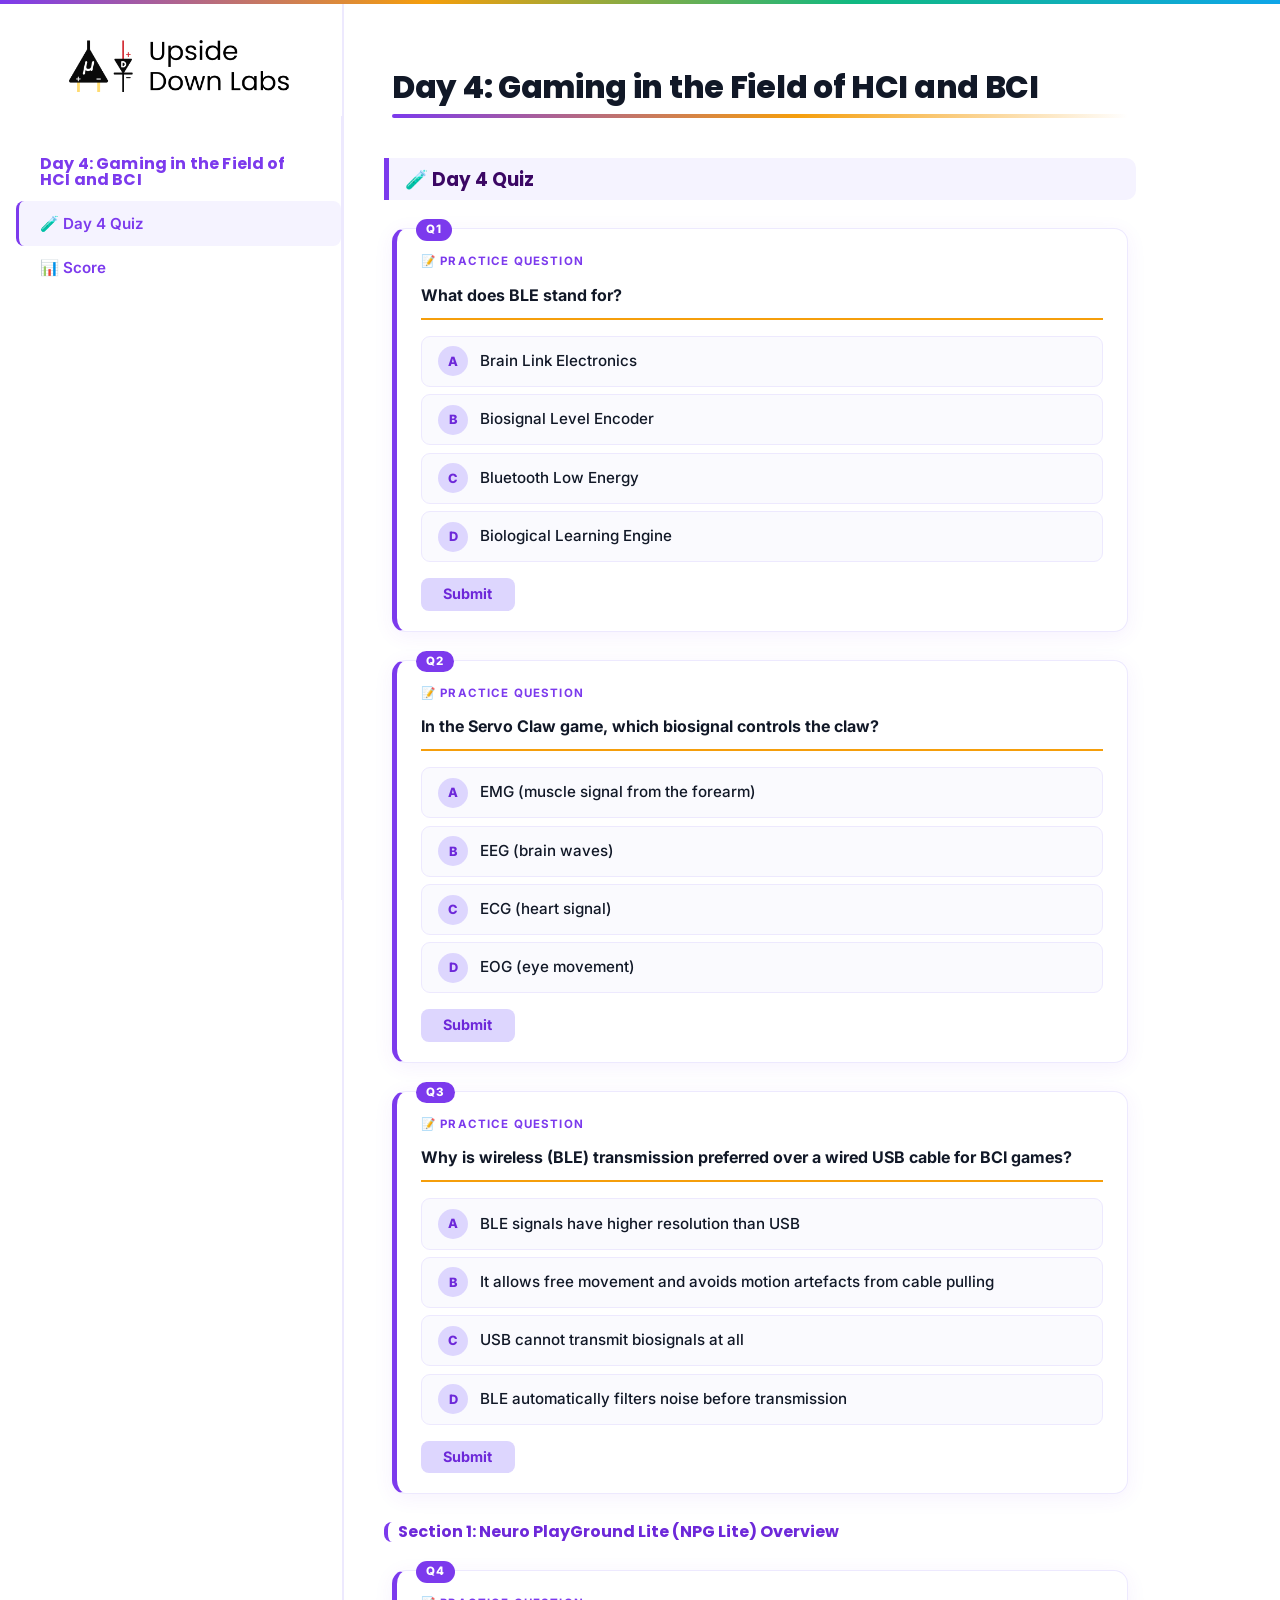
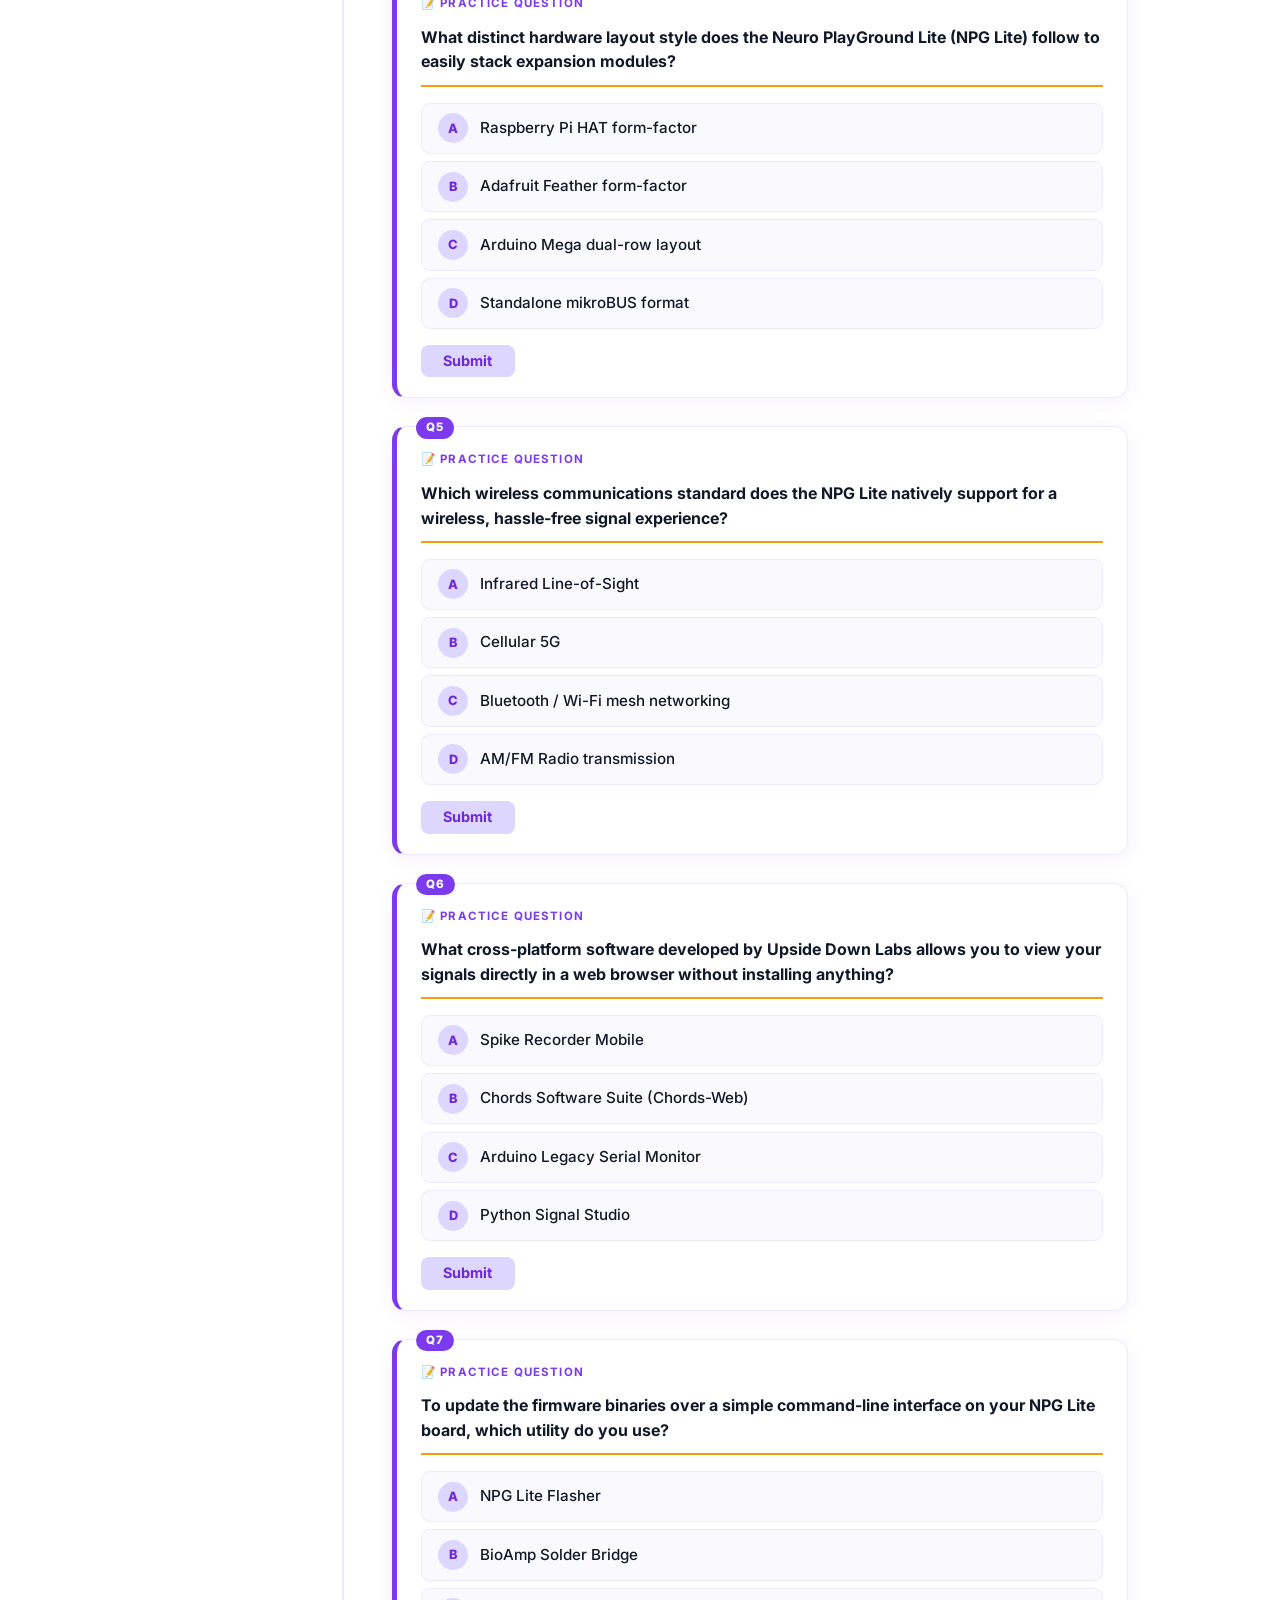
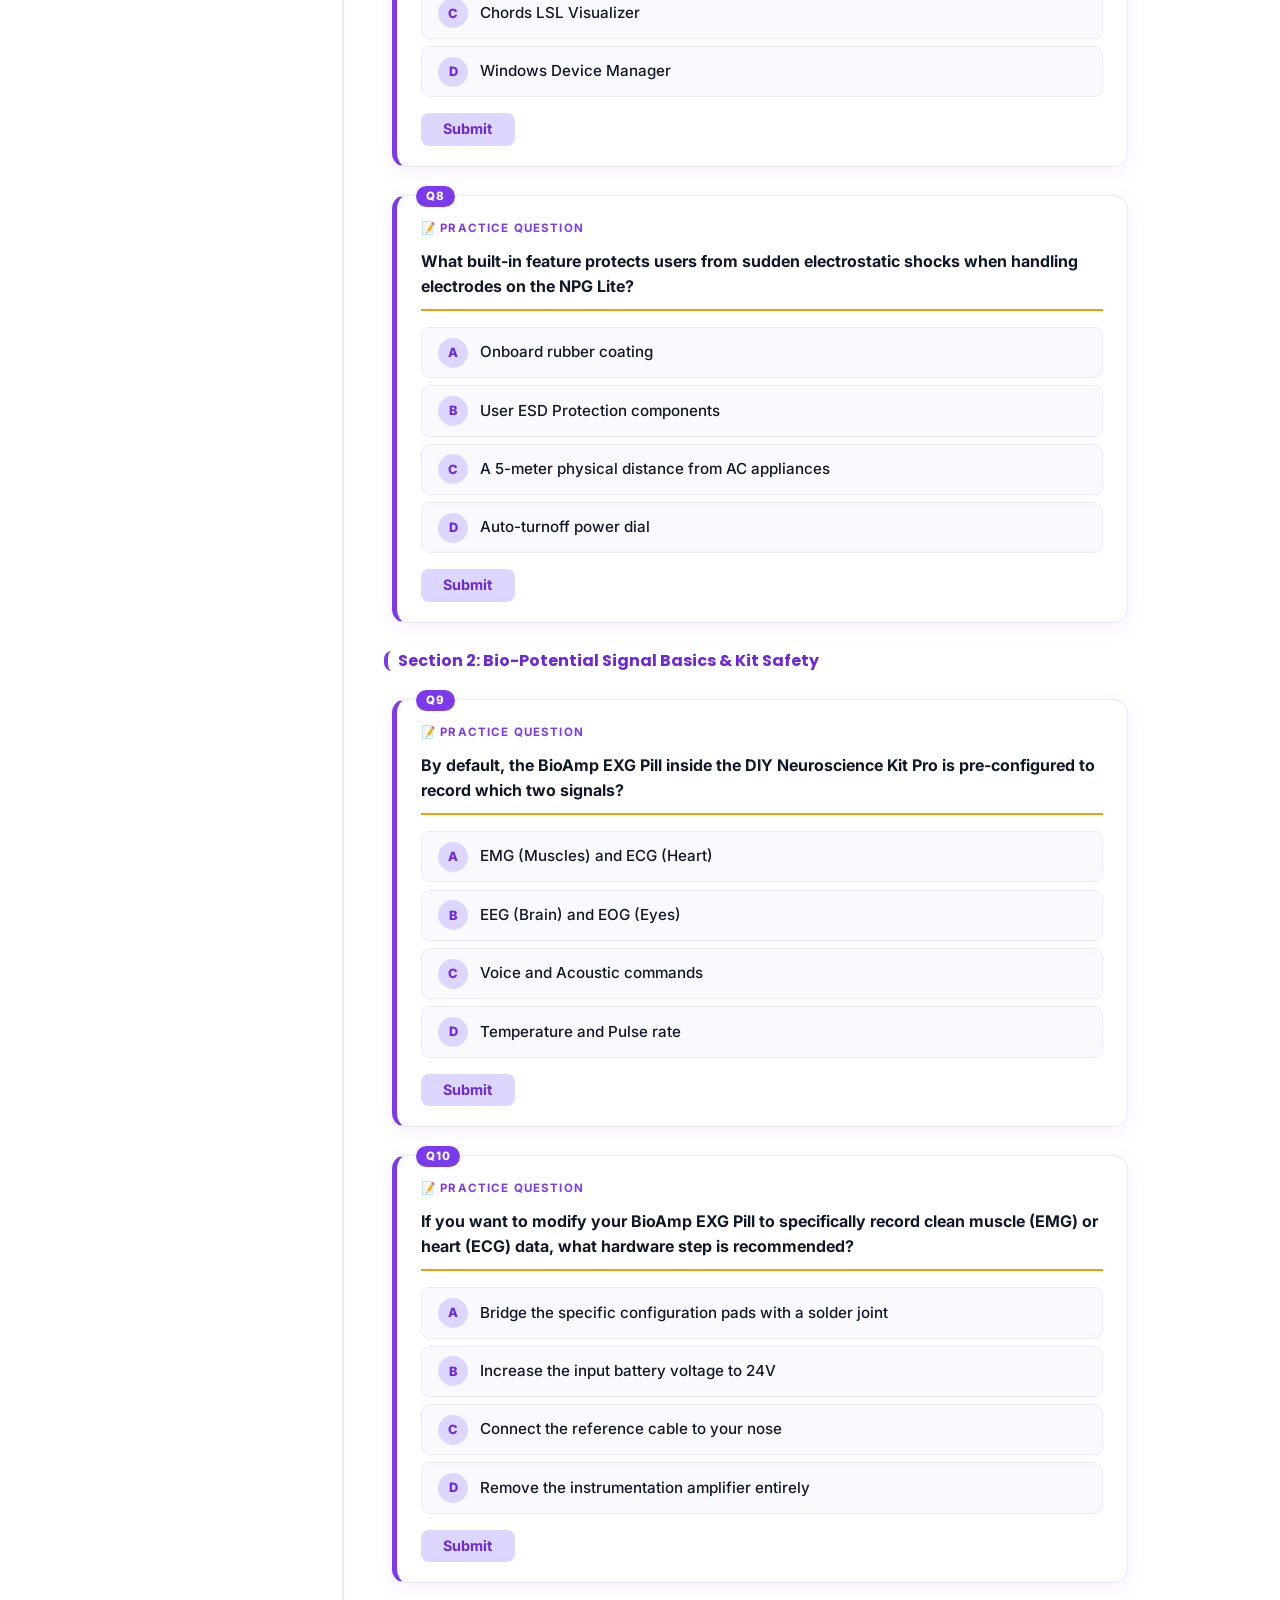
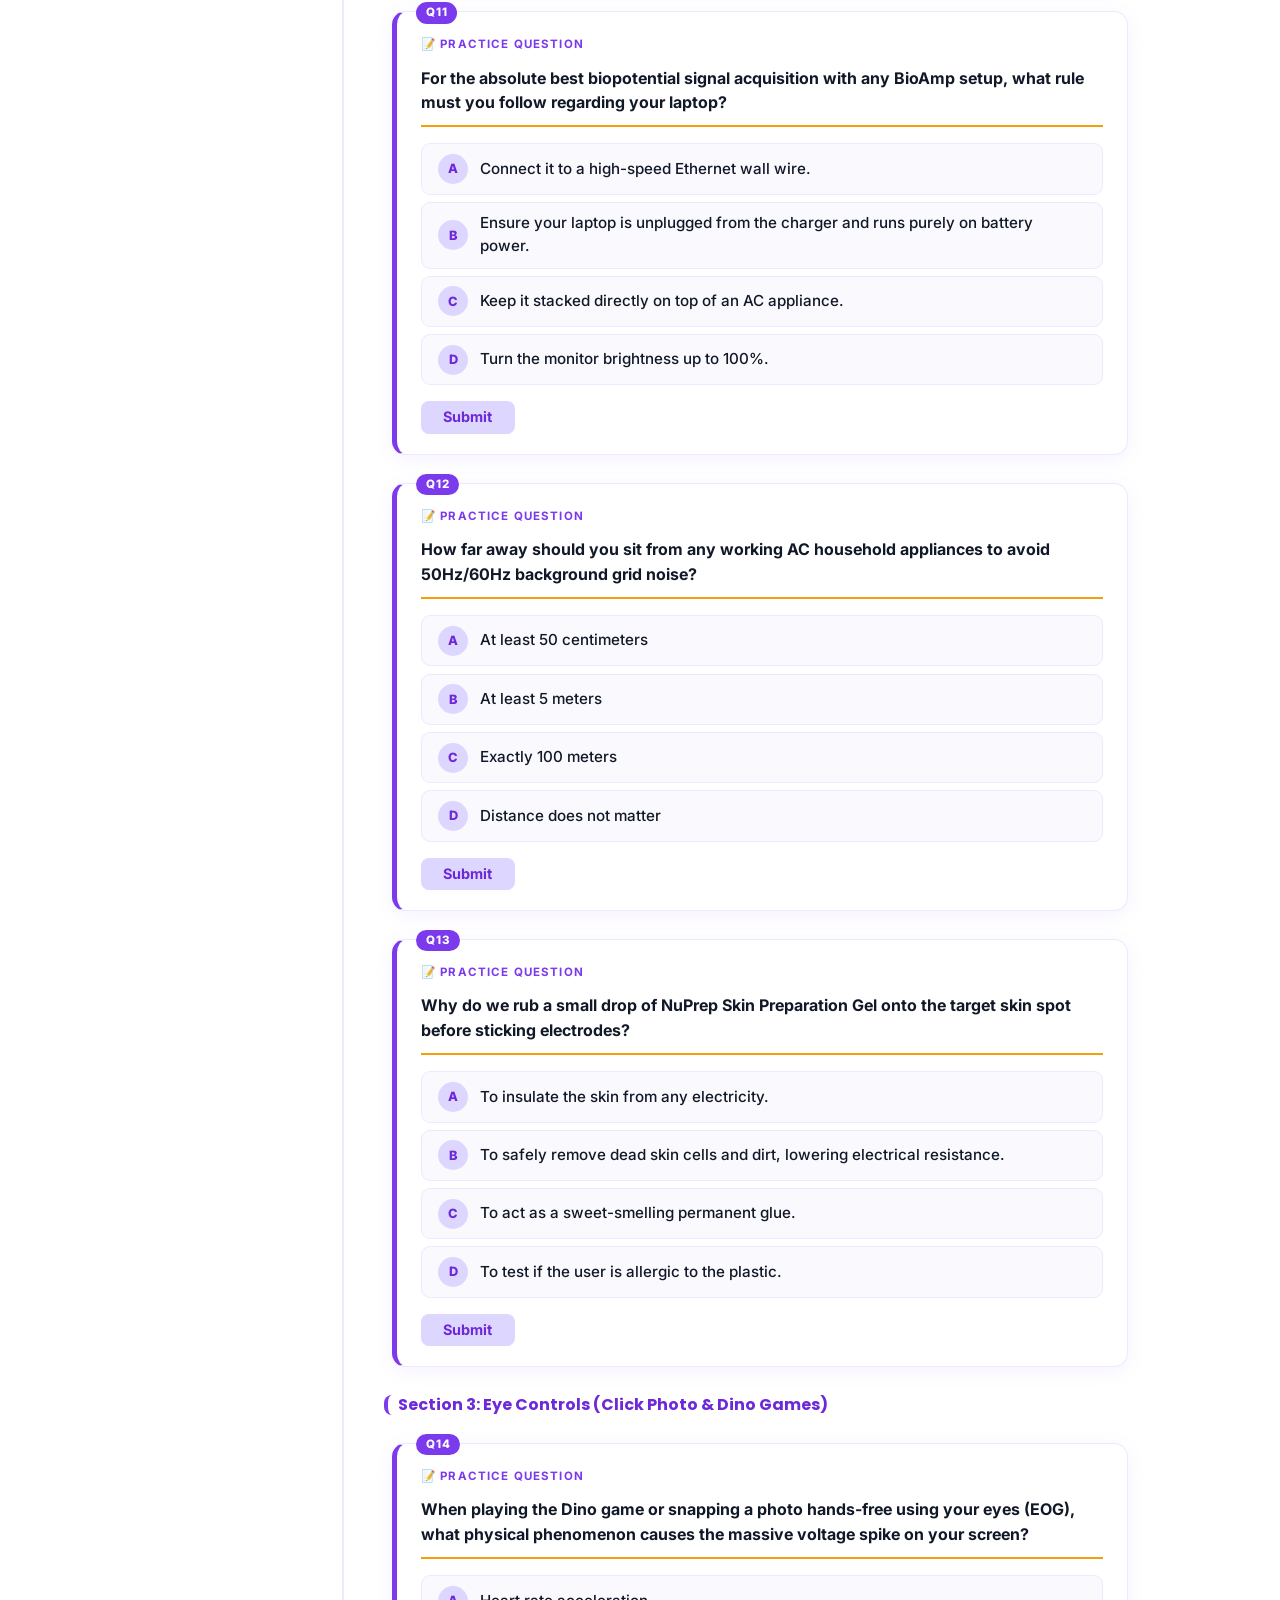
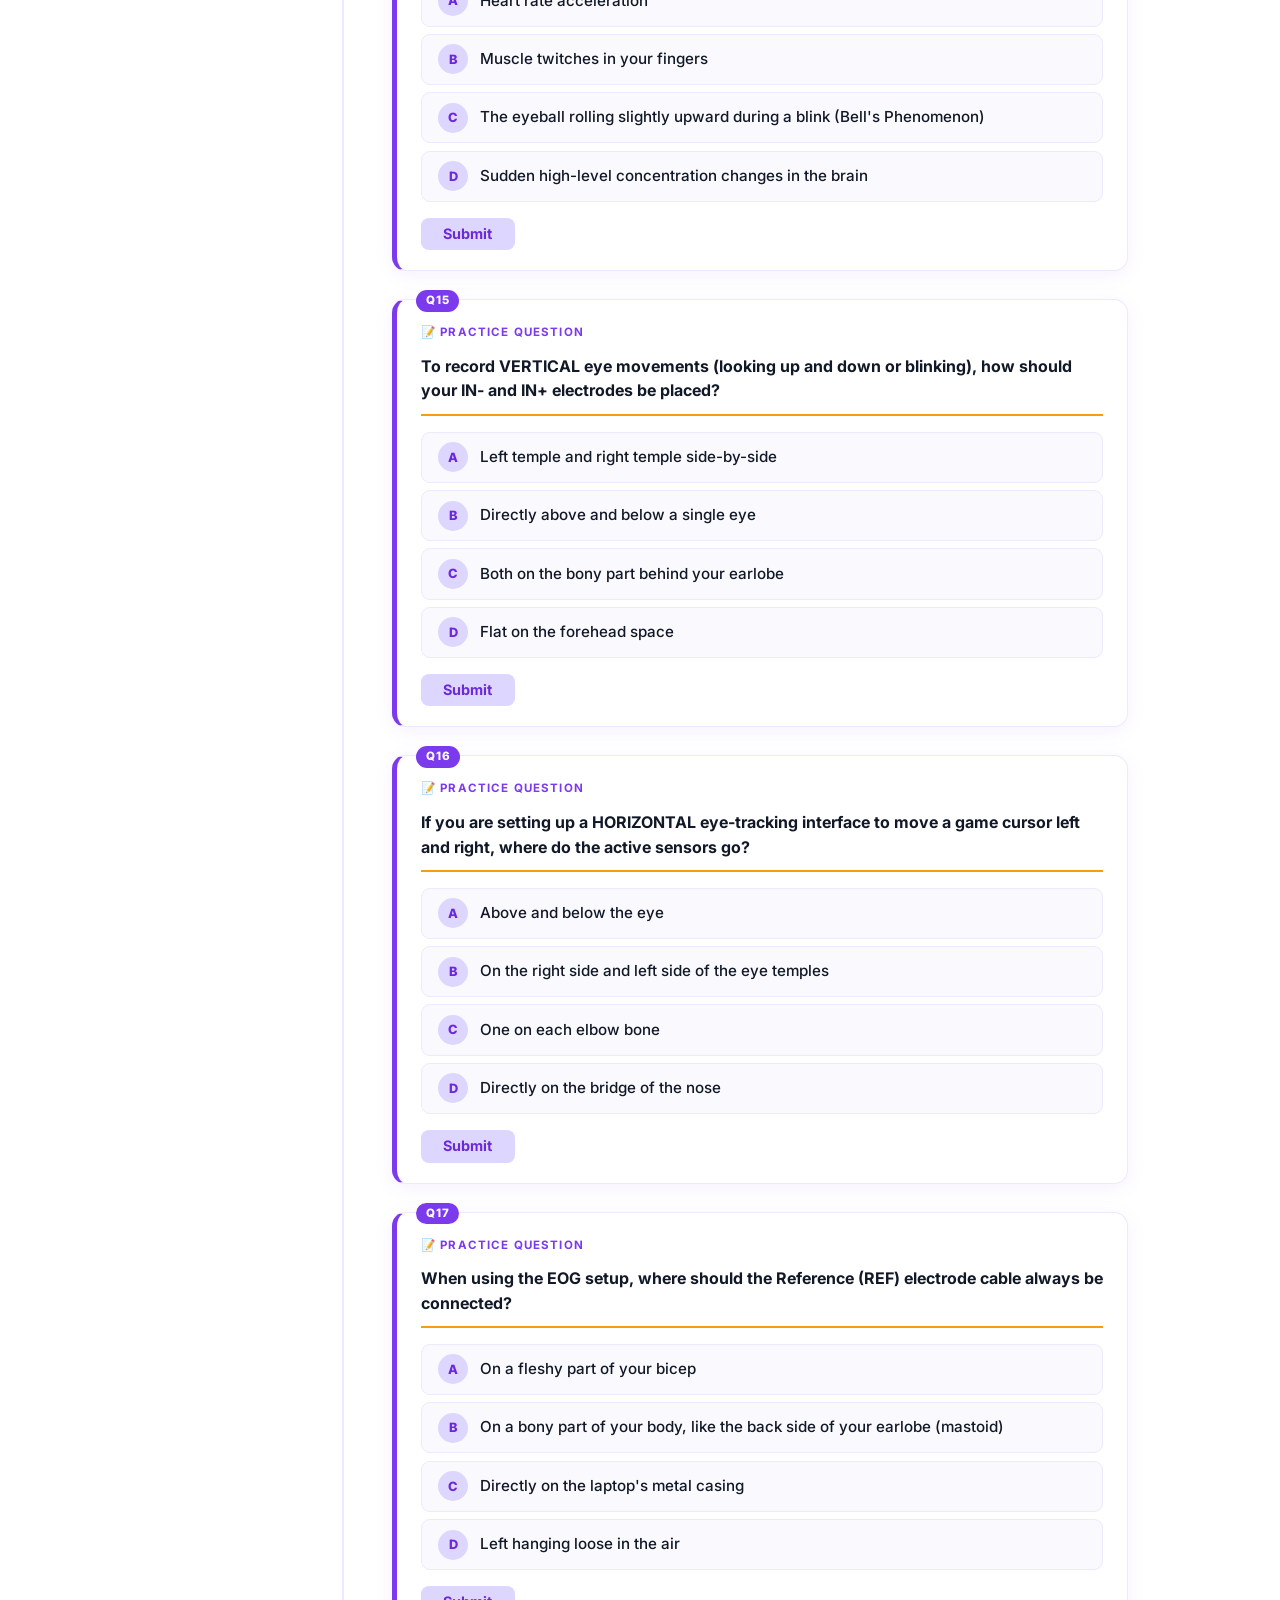
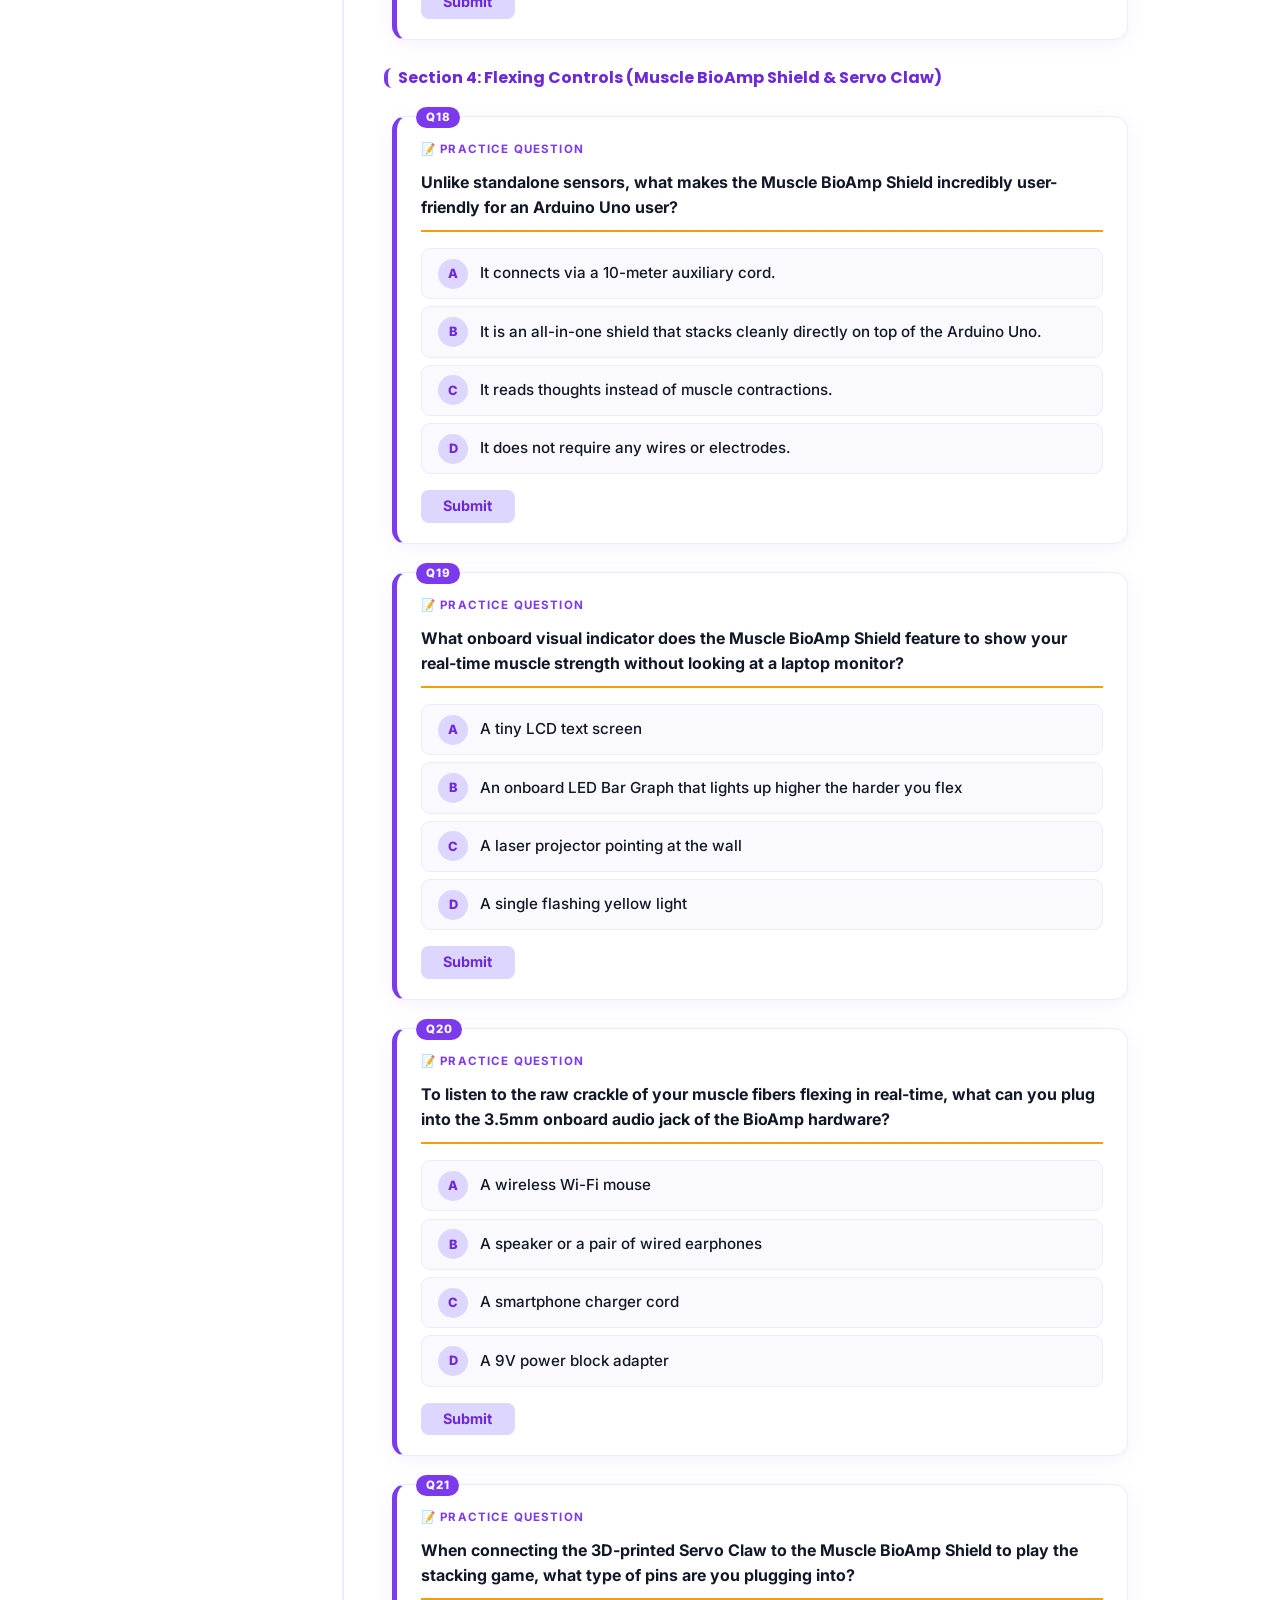
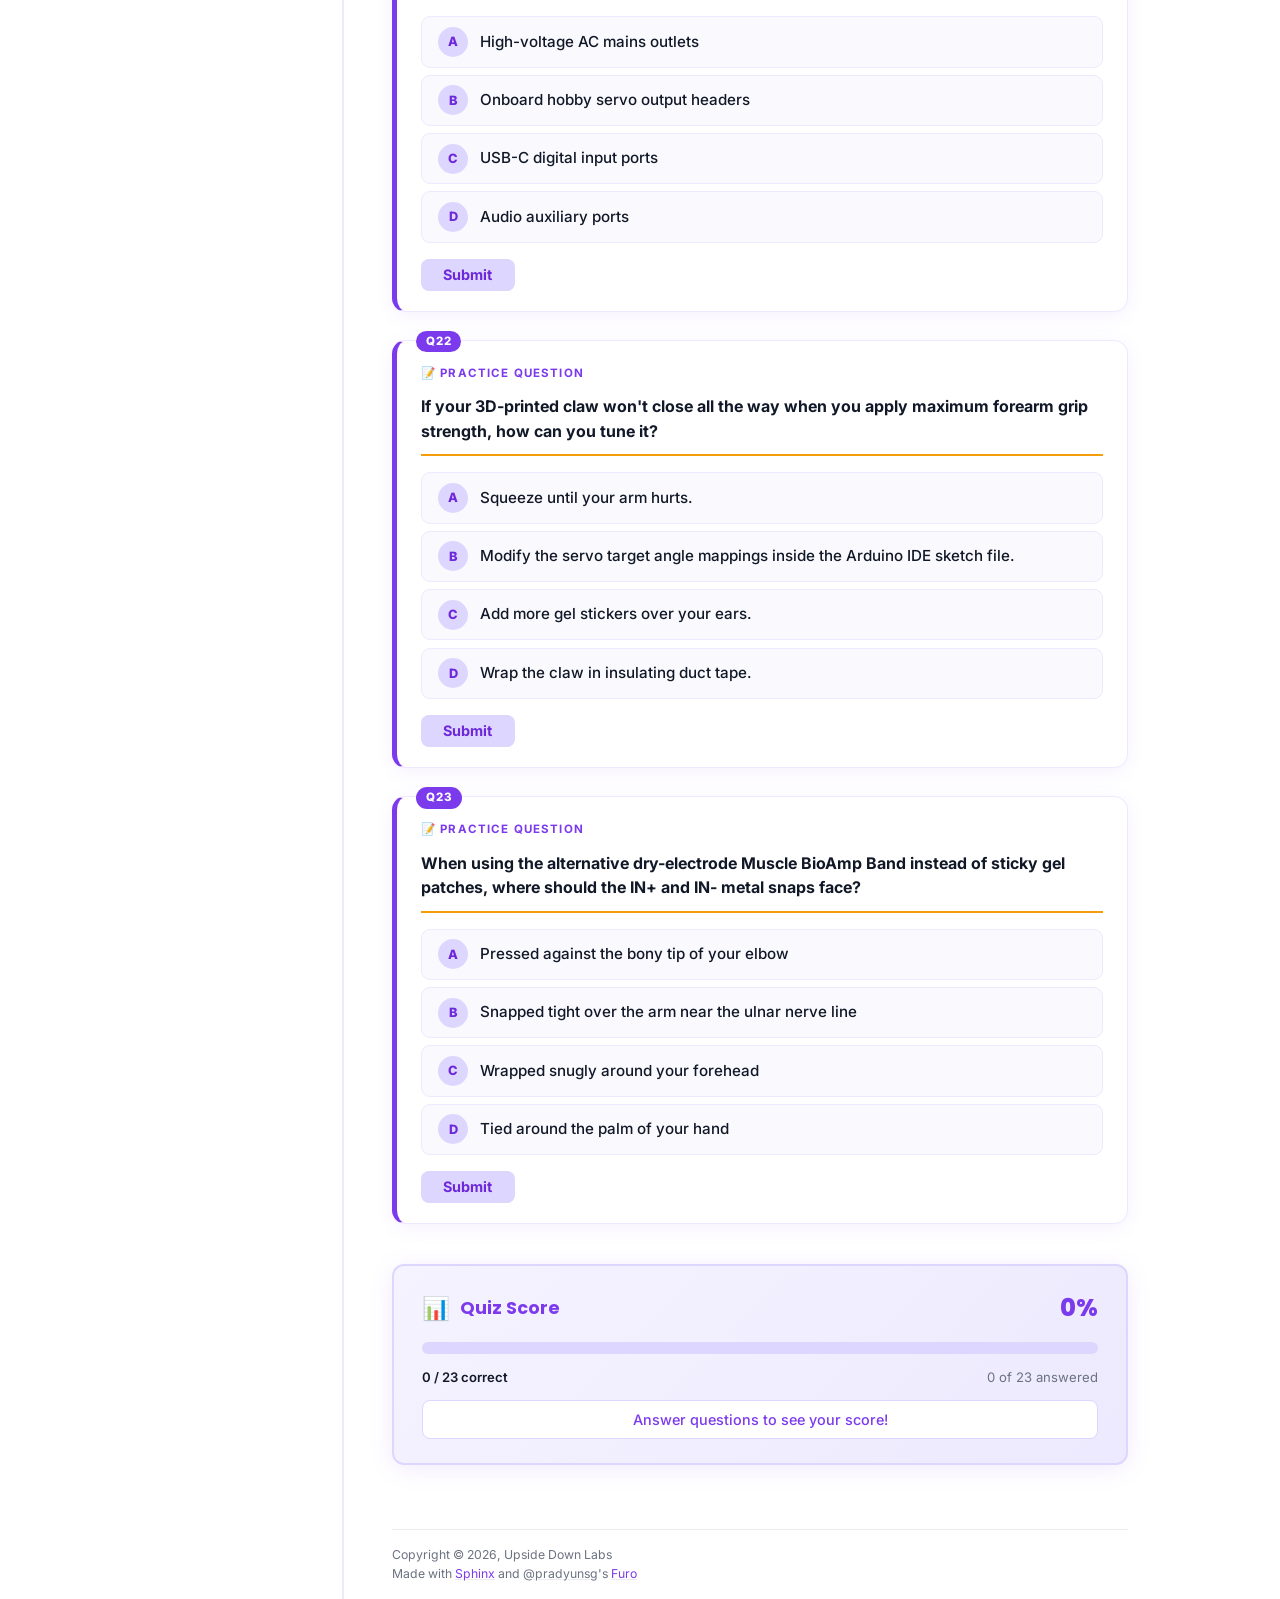
<file: docs/day4-100.html>
<!doctype html>
<html class="no-js" lang="en" data-content_root="../">
  <head><meta charset="utf-8">
    <meta name="viewport" content="width=device-width,initial-scale=1">
    <meta name="color-scheme" content="light dark"><meta name="viewport" content="width=device-width, initial-scale=1" />
<link rel="index" title="Index" href="../genindex.html"><link rel="search" title="Search" href="../search.html">
        <link rel="prefetch" href="../_static/LOGO.png" as="image">

    <link rel="shortcut icon" href="../_static/LOGO.png"><!-- Generated with Sphinx 9.1.0 and Furo 2025.12.19 -->
        <title>Day 4: Gaming in the Field of HCI and BCI - Upside Down Labs</title>
      <link rel="stylesheet" type="text/css" href="../_static/pygments.css?v=d111a655" />
    <link rel="stylesheet" type="text/css" href="../_static/styles/furo.css?v=7bdb33bb" />
    <link rel="stylesheet" type="text/css" href="../_static/css/udl_custom.css?v=c08afb54" />
    <link rel="stylesheet" type="text/css" href="../_static/styles/furo-extensions.css?v=8dab3a3b" />
    
    


<style>
  body {
    --color-code-background: #f2f2f2;
  --color-code-foreground: #1e1e1e;
  --color-brand-primary: #7c3aed;
  --color-brand-content: #7c3aed;
  --color-background-primary: #000000;
  --color-background-secondary: #ffffff;
  --color-foreground-primary: #111827;
  --color-foreground-secondary: #6b7280;
  --color-sidebar-background: #ffffff;
  --color-sidebar-background-border: #f3f0ff;
  --color-sidebar-brand-text: #111827;
  --color-sidebar-caption-text: #9ca3af;
  --color-sidebar-link-text: #374151;
  --color-sidebar-link-text--top-level: #111827;
  --color-sidebar-item-background--current: #f5f3ff;
  --color-sidebar-item-background--hover: #fafafa;
  --color-sidebar-search-background: #f9fafb;
  --color-sidebar-search-border-color: #d8b4fe;
  --color-sidebar-search-icon: #7c3aed;
  
  }
  @media not print {
    body[data-theme="dark"] {
      --color-code-background: #202020;
  --color-code-foreground: #d0d0d0;
  
    }
    @media (prefers-color-scheme: dark) {
      body:not([data-theme="light"]) {
        --color-code-background: #202020;
  --color-code-foreground: #d0d0d0;
  
      }
    }
  }
</style></head>
  <body>
    
    <script>
      document.body.dataset.theme = localStorage.getItem("theme") || "auto";
    </script>
    

<svg xmlns="http://www.w3.org/2000/svg" style="display: none;">
  <symbol id="svg-toc" viewBox="0 0 24 24">
    <title>Contents</title>
    <svg stroke="currentColor" fill="currentColor" stroke-width="0" viewBox="0 0 1024 1024">
      <path d="M408 442h480c4.4 0 8-3.6 8-8v-56c0-4.4-3.6-8-8-8H408c-4.4 0-8 3.6-8 8v56c0 4.4 3.6 8 8 8zm-8 204c0 4.4 3.6 8 8 8h480c4.4 0 8-3.6 8-8v-56c0-4.4-3.6-8-8-8H408c-4.4 0-8 3.6-8 8v56zm504-486H120c-4.4 0-8 3.6-8 8v56c0 4.4 3.6 8 8 8h784c4.4 0 8-3.6 8-8v-56c0-4.4-3.6-8-8-8zm0 632H120c-4.4 0-8 3.6-8 8v56c0 4.4 3.6 8 8 8h784c4.4 0 8-3.6 8-8v-56c0-4.4-3.6-8-8-8zM115.4 518.9L271.7 642c5.8 4.6 14.4.5 14.4-6.9V388.9c0-7.4-8.5-11.5-14.4-6.9L115.4 505.1a8.74 8.74 0 0 0 0 13.8z"/>
    </svg>
  </symbol>
  <symbol id="svg-menu" viewBox="0 0 24 24">
    <title>Menu</title>
    <svg xmlns="http://www.w3.org/2000/svg" viewBox="0 0 24 24" fill="none" stroke="currentColor"
      stroke-width="2" stroke-linecap="round" stroke-linejoin="round" class="feather-menu">
      <line x1="3" y1="12" x2="21" y2="12"></line>
      <line x1="3" y1="6" x2="21" y2="6"></line>
      <line x1="3" y1="18" x2="21" y2="18"></line>
    </svg>
  </symbol>
  <symbol id="svg-arrow-right" viewBox="0 0 24 24">
    <title>Expand</title>
    <svg xmlns="http://www.w3.org/2000/svg" viewBox="0 0 24 24" fill="none" stroke="currentColor"
      stroke-width="2" stroke-linecap="round" stroke-linejoin="round" class="feather-chevron-right">
      <polyline points="9 18 15 12 9 6"></polyline>
    </svg>
  </symbol>
  <symbol id="svg-sun" viewBox="0 0 24 24">
    <title>Light mode</title>
    <svg xmlns="http://www.w3.org/2000/svg" viewBox="0 0 24 24" fill="none" stroke="currentColor"
      stroke-width="1" stroke-linecap="round" stroke-linejoin="round" class="feather-sun">
      <circle cx="12" cy="12" r="5"></circle>
      <line x1="12" y1="1" x2="12" y2="3"></line>
      <line x1="12" y1="21" x2="12" y2="23"></line>
      <line x1="4.22" y1="4.22" x2="5.64" y2="5.64"></line>
      <line x1="18.36" y1="18.36" x2="19.78" y2="19.78"></line>
      <line x1="1" y1="12" x2="3" y2="12"></line>
      <line x1="21" y1="12" x2="23" y2="12"></line>
      <line x1="4.22" y1="19.78" x2="5.64" y2="18.36"></line>
      <line x1="18.36" y1="5.64" x2="19.78" y2="4.22"></line>
    </svg>
  </symbol>
  <symbol id="svg-moon" viewBox="0 0 24 24">
    <title>Dark mode</title>
    <svg xmlns="http://www.w3.org/2000/svg" viewBox="0 0 24 24" fill="none" stroke="currentColor"
      stroke-width="1" stroke-linecap="round" stroke-linejoin="round" class="icon-tabler-moon">
      <path stroke="none" d="M0 0h24v24H0z" fill="none" />
      <path d="M12 3c.132 0 .263 0 .393 0a7.5 7.5 0 0 0 7.92 12.446a9 9 0 1 1 -8.313 -12.454z" />
    </svg>
  </symbol>
  <symbol id="svg-sun-with-moon" viewBox="0 0 24 24">
    <title>Auto light/dark, in light mode</title>
    <svg xmlns="http://www.w3.org/2000/svg" viewBox="0 0 24 24" fill="none" stroke="currentColor"
      stroke-width="1" stroke-linecap="round" stroke-linejoin="round"
      class="icon-custom-derived-from-feather-sun-and-tabler-moon">
      <path style="opacity: 50%" d="M 5.411 14.504 C 5.471 14.504 5.532 14.504 5.591 14.504 C 3.639 16.319 4.383 19.569 6.931 20.352 C 7.693 20.586 8.512 20.551 9.25 20.252 C 8.023 23.207 4.056 23.725 2.11 21.184 C 0.166 18.642 1.702 14.949 4.874 14.536 C 5.051 14.512 5.231 14.5 5.411 14.5 L 5.411 14.504 Z"/>
      <line x1="14.5" y1="3.25" x2="14.5" y2="1.25"/>
      <line x1="14.5" y1="15.85" x2="14.5" y2="17.85"/>
      <line x1="10.044" y1="5.094" x2="8.63" y2="3.68"/>
      <line x1="19" y1="14.05" x2="20.414" y2="15.464"/>
      <line x1="8.2" y1="9.55" x2="6.2" y2="9.55"/>
      <line x1="20.8" y1="9.55" x2="22.8" y2="9.55"/>
      <line x1="10.044" y1="14.006" x2="8.63" y2="15.42"/>
      <line x1="19" y1="5.05" x2="20.414" y2="3.636"/>
      <circle cx="14.5" cy="9.55" r="3.6"/>
    </svg>
  </symbol>
  <symbol id="svg-moon-with-sun" viewBox="0 0 24 24">
    <title>Auto light/dark, in dark mode</title>
    <svg xmlns="http://www.w3.org/2000/svg" viewBox="0 0 24 24" fill="none" stroke="currentColor"
      stroke-width="1" stroke-linecap="round" stroke-linejoin="round"
      class="icon-custom-derived-from-feather-sun-and-tabler-moon">
      <path d="M 8.282 7.007 C 8.385 7.007 8.494 7.007 8.595 7.007 C 5.18 10.184 6.481 15.869 10.942 17.24 C 12.275 17.648 13.706 17.589 15 17.066 C 12.851 22.236 5.91 23.143 2.505 18.696 C -0.897 14.249 1.791 7.786 7.342 7.063 C 7.652 7.021 7.965 7 8.282 7 L 8.282 7.007 Z"/>
      <line style="opacity: 50%" x1="18" y1="3.705" x2="18" y2="2.5"/>
      <line style="opacity: 50%" x1="18" y1="11.295" x2="18" y2="12.5"/>
      <line style="opacity: 50%" x1="15.316" y1="4.816" x2="14.464" y2="3.964"/>
      <line style="opacity: 50%" x1="20.711" y1="10.212" x2="21.563" y2="11.063"/>
      <line style="opacity: 50%" x1="14.205" y1="7.5" x2="13.001" y2="7.5"/>
      <line style="opacity: 50%" x1="21.795" y1="7.5" x2="23" y2="7.5"/>
      <line style="opacity: 50%" x1="15.316" y1="10.184" x2="14.464" y2="11.036"/>
      <line style="opacity: 50%" x1="20.711" y1="4.789" x2="21.563" y2="3.937"/>
      <circle style="opacity: 50%" cx="18" cy="7.5" r="2.169"/>
    </svg>
  </symbol>
  <symbol id="svg-pencil" viewBox="0 0 24 24">
    <svg xmlns="http://www.w3.org/2000/svg" viewBox="0 0 24 24" fill="none" stroke="currentColor"
      stroke-width="1" stroke-linecap="round" stroke-linejoin="round" class="icon-tabler-pencil-code">
      <path d="M4 20h4l10.5 -10.5a2.828 2.828 0 1 0 -4 -4l-10.5 10.5v4" />
      <path d="M13.5 6.5l4 4" />
      <path d="M20 21l2 -2l-2 -2" />
      <path d="M17 17l-2 2l2 2" />
    </svg>
  </symbol>
  <symbol id="svg-eye" viewBox="0 0 24 24">
    <svg xmlns="http://www.w3.org/2000/svg" viewBox="0 0 24 24" fill="none" stroke="currentColor"
      stroke-width="1" stroke-linecap="round" stroke-linejoin="round" class="icon-tabler-eye-code">
      <path stroke="none" d="M0 0h24v24H0z" fill="none" />
      <path d="M10 12a2 2 0 1 0 4 0a2 2 0 0 0 -4 0" />
      <path
        d="M11.11 17.958c-3.209 -.307 -5.91 -2.293 -8.11 -5.958c2.4 -4 5.4 -6 9 -6c3.6 0 6.6 2 9 6c-.21 .352 -.427 .688 -.647 1.008" />
      <path d="M20 21l2 -2l-2 -2" />
      <path d="M17 17l-2 2l2 2" />
    </svg>
  </symbol>
</svg>

<input type="checkbox" class="sidebar-toggle" name="__navigation" id="__navigation" aria-label="Toggle site navigation sidebar">
<input type="checkbox" class="sidebar-toggle" name="__toc" id="__toc" aria-label="Toggle table of contents sidebar">
<label class="overlay sidebar-overlay" for="__navigation"></label>
<label class="overlay toc-overlay" for="__toc"></label>

<a class="skip-to-content muted-link" href="#furo-main-content">Skip to content</a>



<div class="page">
  <header class="mobile-header">
    <div class="header-left">
      <label class="nav-overlay-icon" for="__navigation">
        <span class="icon"><svg><use href="#svg-menu"></use></svg></span>
      </label>
    </div>
    <div class="header-center">
      <a href="../index.html"><div class="brand">Upside Down Labs</div></a>
    </div>
    <div class="header-right">
      <div class="theme-toggle-container theme-toggle-header">
        <button class="theme-toggle" aria-label="Toggle Light / Dark / Auto color theme">
          <svg class="theme-icon-when-auto-light"><use href="#svg-sun-with-moon"></use></svg>
          <svg class="theme-icon-when-auto-dark"><use href="#svg-moon-with-sun"></use></svg>
          <svg class="theme-icon-when-dark"><use href="#svg-moon"></use></svg>
          <svg class="theme-icon-when-light"><use href="#svg-sun"></use></svg>
        </button>
      </div>
      <label class="toc-overlay-icon toc-header-icon" for="__toc">
        <span class="icon"><svg><use href="#svg-toc"></use></svg></span>
      </label>
    </div>
  </header>
  <aside class="sidebar-drawer">
    <div class="sidebar-container">
      
      <div class="sidebar-sticky"><a class="sidebar-brand" href="../index.html">
  <div class="sidebar-logo-container">
    <img class="sidebar-logo" src="../_static/LOGO.png" alt="Logo"/>
  </div>
  
  
</a><form class="sidebar-search-container" method="get" action="../search.html" role="search">
  <input class="sidebar-search" placeholder="Search" name="q" aria-label="Search">
  <input type="hidden" name="check_keywords" value="yes">
  <input type="hidden" name="area" value="default">
</form>
<div id="searchbox"></div><div class="sidebar-scroll"><div class="sidebar-tree">
  
</div>
</div>

      </div>
      
    </div>
  </aside>
  <div class="main">
    <div class="content">
      <div class="article-container">
        <a href="#" class="back-to-top muted-link">
          <svg xmlns="http://www.w3.org/2000/svg" viewBox="0 0 24 24">
            <path d="M13 20h-2V8l-5.5 5.5-1.42-1.42L12 4.16l7.92 7.92-1.42 1.42L13 8v12z"></path>
          </svg>
          <span>Back to top</span>
        </a>
        <div class="content-icon-container">
          <div class="view-this-page">
  <a class="muted-link" href="../_sources/docs/day4-100.rst.txt" title="View this page">
    <svg><use href="#svg-eye"></use></svg>
    <span class="visually-hidden">View this page</span>
  </a>
</div>
<div class="theme-toggle-container theme-toggle-content">
            <button class="theme-toggle" aria-label="Toggle Light / Dark / Auto color theme">
              <svg class="theme-icon-when-auto-light"><use href="#svg-sun-with-moon"></use></svg>
              <svg class="theme-icon-when-auto-dark"><use href="#svg-moon-with-sun"></use></svg>
              <svg class="theme-icon-when-dark"><use href="#svg-moon"></use></svg>
              <svg class="theme-icon-when-light"><use href="#svg-sun"></use></svg>
            </button>
          </div>
          <label class="toc-overlay-icon toc-content-icon" for="__toc">
            <span class="icon"><svg><use href="#svg-toc"></use></svg></span>
          </label>
        </div>
        <article role="main" id="furo-main-content">
          <section id="day-4-gaming-in-the-field-of-hci-and-bci">
<h1>Day 4: Gaming in the Field of HCI and BCI<a class="headerlink" href="#day-4-gaming-in-the-field-of-hci-and-bci" title="Link to this heading">¶</a></h1>
<section id="day-4-quiz">
<h2>Day 4 Quiz<a class="headerlink" href="#day-4-quiz" title="Link to this heading">¶</a></h2>
<div class="udl-mcq" id="mcq-feaca44e" data-correct="2">
  <div class="udl-mcq__question">What does BLE stand for?</div>
  <div class="udl-mcq__options">
    <div class="udl-mcq__option" data-index="0" role="radio" aria-checked="false" tabindex="0"><span class="udl-mcq__option-label">A</span><span class="udl-mcq__option-text">Brain Link Electronics</span></div>
    <div class="udl-mcq__option" data-index="1" role="radio" aria-checked="false" tabindex="0"><span class="udl-mcq__option-label">B</span><span class="udl-mcq__option-text">Biosignal Level Encoder</span></div>
    <div class="udl-mcq__option" data-index="2" role="radio" aria-checked="false" tabindex="0"><span class="udl-mcq__option-label">C</span><span class="udl-mcq__option-text">Bluetooth Low Energy</span></div>
    <div class="udl-mcq__option" data-index="3" role="radio" aria-checked="false" tabindex="0"><span class="udl-mcq__option-label">D</span><span class="udl-mcq__option-text">Biological Learning Engine</span></div>
  </div>
  <div class="udl-mcq__actions">
    <button class="udl-mcq__submit" disabled>Submit</button>
    <button class="udl-mcq__reset" style="display:none">Try Again</button>
  </div>
  <div class="udl-mcq__feedback" aria-live="polite"></div>
  <div class="udl-mcq__explanation" style="display:none"><strong>Explanation:</strong> BLE stands for Bluetooth Low Energy. It transmits data wirelessly over short distances while using very little battery power, ideal for wearable biosignal devices.</div>
</div><div class="udl-mcq" id="mcq-7a4eb38e" data-correct="0">
  <div class="udl-mcq__question">In the Servo Claw game, which biosignal controls the claw?</div>
  <div class="udl-mcq__options">
    <div class="udl-mcq__option" data-index="0" role="radio" aria-checked="false" tabindex="0"><span class="udl-mcq__option-label">A</span><span class="udl-mcq__option-text">EMG (muscle signal from the forearm)</span></div>
    <div class="udl-mcq__option" data-index="1" role="radio" aria-checked="false" tabindex="0"><span class="udl-mcq__option-label">B</span><span class="udl-mcq__option-text">EEG (brain waves)</span></div>
    <div class="udl-mcq__option" data-index="2" role="radio" aria-checked="false" tabindex="0"><span class="udl-mcq__option-label">C</span><span class="udl-mcq__option-text">ECG (heart signal)</span></div>
    <div class="udl-mcq__option" data-index="3" role="radio" aria-checked="false" tabindex="0"><span class="udl-mcq__option-label">D</span><span class="udl-mcq__option-text">EOG (eye movement)</span></div>
  </div>
  <div class="udl-mcq__actions">
    <button class="udl-mcq__submit" disabled>Submit</button>
    <button class="udl-mcq__reset" style="display:none">Try Again</button>
  </div>
  <div class="udl-mcq__feedback" aria-live="polite"></div>
  <div class="udl-mcq__explanation" style="display:none"><strong>Explanation:</strong> EMG (muscle signal) from the forearm is used. The amplitude of the EMG signal corresponds to how hard you are squeezing, stronger grip = higher EMG amplitude = claw closes further.</div>
</div><div class="udl-mcq" id="mcq-d8d94bc3" data-correct="1">
  <div class="udl-mcq__question">Why is wireless (BLE) transmission preferred over a wired USB cable for BCI games?</div>
  <div class="udl-mcq__options">
    <div class="udl-mcq__option" data-index="0" role="radio" aria-checked="false" tabindex="0"><span class="udl-mcq__option-label">A</span><span class="udl-mcq__option-text">BLE signals have higher resolution than USB</span></div>
    <div class="udl-mcq__option" data-index="1" role="radio" aria-checked="false" tabindex="0"><span class="udl-mcq__option-label">B</span><span class="udl-mcq__option-text">It allows free movement and avoids motion artefacts from cable pulling</span></div>
    <div class="udl-mcq__option" data-index="2" role="radio" aria-checked="false" tabindex="0"><span class="udl-mcq__option-label">C</span><span class="udl-mcq__option-text">USB cannot transmit biosignals at all</span></div>
    <div class="udl-mcq__option" data-index="3" role="radio" aria-checked="false" tabindex="0"><span class="udl-mcq__option-label">D</span><span class="udl-mcq__option-text">BLE automatically filters noise before transmission</span></div>
  </div>
  <div class="udl-mcq__actions">
    <button class="udl-mcq__submit" disabled>Submit</button>
    <button class="udl-mcq__reset" style="display:none">Try Again</button>
  </div>
  <div class="udl-mcq__feedback" aria-live="polite"></div>
  <div class="udl-mcq__explanation" style="display:none"><strong>Explanation:</strong> A cable physically restricts movement and can pull on the electrodes, generating motion artefacts (false signals from the cable moving). Wireless BLE removes both problems, allowing free movement and cleaner signals.</div>
</div><section id="section-1-neuro-playground-lite-npg-lite-overview">
<h3>Section 1: Neuro PlayGround Lite (NPG Lite) Overview<a class="headerlink" href="#section-1-neuro-playground-lite-npg-lite-overview" title="Link to this heading">¶</a></h3>
<div class="udl-mcq" id="mcq-9495f780" data-correct="1">
  <div class="udl-mcq__question">What distinct hardware layout style does the Neuro PlayGround Lite (NPG Lite) follow to easily stack expansion modules?</div>
  <div class="udl-mcq__options">
    <div class="udl-mcq__option" data-index="0" role="radio" aria-checked="false" tabindex="0"><span class="udl-mcq__option-label">A</span><span class="udl-mcq__option-text">Raspberry Pi HAT form-factor</span></div>
    <div class="udl-mcq__option" data-index="1" role="radio" aria-checked="false" tabindex="0"><span class="udl-mcq__option-label">B</span><span class="udl-mcq__option-text">Adafruit Feather form-factor</span></div>
    <div class="udl-mcq__option" data-index="2" role="radio" aria-checked="false" tabindex="0"><span class="udl-mcq__option-label">C</span><span class="udl-mcq__option-text">Arduino Mega dual-row layout</span></div>
    <div class="udl-mcq__option" data-index="3" role="radio" aria-checked="false" tabindex="0"><span class="udl-mcq__option-label">D</span><span class="udl-mcq__option-text">Standalone mikroBUS format</span></div>
  </div>
  <div class="udl-mcq__actions">
    <button class="udl-mcq__submit" disabled>Submit</button>
    <button class="udl-mcq__reset" style="display:none">Try Again</button>
  </div>
  <div class="udl-mcq__feedback" aria-live="polite"></div>
  <div class="udl-mcq__explanation" style="display:none"><strong>Explanation:</strong> The NPG Lite follows the Adafruit Feather form-factor, a widely adopted open standard that makes it easy to stack compatible &quot;Wing&quot; shields and expansion boards directly on top of the main board.</div>
</div><div class="udl-mcq" id="mcq-f9825a11" data-correct="2">
  <div class="udl-mcq__question">Which wireless communications standard does the NPG Lite natively support for a wireless, hassle-free signal experience?</div>
  <div class="udl-mcq__options">
    <div class="udl-mcq__option" data-index="0" role="radio" aria-checked="false" tabindex="0"><span class="udl-mcq__option-label">A</span><span class="udl-mcq__option-text">Infrared Line-of-Sight</span></div>
    <div class="udl-mcq__option" data-index="1" role="radio" aria-checked="false" tabindex="0"><span class="udl-mcq__option-label">B</span><span class="udl-mcq__option-text">Cellular 5G</span></div>
    <div class="udl-mcq__option" data-index="2" role="radio" aria-checked="false" tabindex="0"><span class="udl-mcq__option-label">C</span><span class="udl-mcq__option-text">Bluetooth / Wi-Fi mesh networking</span></div>
    <div class="udl-mcq__option" data-index="3" role="radio" aria-checked="false" tabindex="0"><span class="udl-mcq__option-label">D</span><span class="udl-mcq__option-text">AM/FM Radio transmission</span></div>
  </div>
  <div class="udl-mcq__actions">
    <button class="udl-mcq__submit" disabled>Submit</button>
    <button class="udl-mcq__reset" style="display:none">Try Again</button>
  </div>
  <div class="udl-mcq__feedback" aria-live="polite"></div>
  <div class="udl-mcq__explanation" style="display:none"><strong>Explanation:</strong> The NPG Lite has an onboard Bluetooth / Wi-Fi module, allowing it to stream biosignals wirelessly to a laptop, phone, or web browser without any USB cable, essential for free-movement BCI games.</div>
</div><div class="udl-mcq" id="mcq-44dd1c18" data-correct="1">
  <div class="udl-mcq__question">What cross-platform software developed by Upside Down Labs allows you to view your signals directly in a web browser without installing anything?</div>
  <div class="udl-mcq__options">
    <div class="udl-mcq__option" data-index="0" role="radio" aria-checked="false" tabindex="0"><span class="udl-mcq__option-label">A</span><span class="udl-mcq__option-text">Spike Recorder Mobile</span></div>
    <div class="udl-mcq__option" data-index="1" role="radio" aria-checked="false" tabindex="0"><span class="udl-mcq__option-label">B</span><span class="udl-mcq__option-text">Chords Software Suite (Chords-Web)</span></div>
    <div class="udl-mcq__option" data-index="2" role="radio" aria-checked="false" tabindex="0"><span class="udl-mcq__option-label">C</span><span class="udl-mcq__option-text">Arduino Legacy Serial Monitor</span></div>
    <div class="udl-mcq__option" data-index="3" role="radio" aria-checked="false" tabindex="0"><span class="udl-mcq__option-label">D</span><span class="udl-mcq__option-text">Python Signal Studio</span></div>
  </div>
  <div class="udl-mcq__actions">
    <button class="udl-mcq__submit" disabled>Submit</button>
    <button class="udl-mcq__reset" style="display:none">Try Again</button>
  </div>
  <div class="udl-mcq__feedback" aria-live="polite"></div>
  <div class="udl-mcq__explanation" style="display:none"><strong>Explanation:</strong> Chords Software Suite (Chords-Web) is a browser-based tool built by Upside Down Labs. It connects directly to the NPG Lite over BLE or serial and visualises your biosignals in real time, no installation required.</div>
</div><div class="udl-mcq" id="mcq-3febdd0d" data-correct="0">
  <div class="udl-mcq__question">To update the firmware binaries over a simple command-line interface on your NPG Lite board, which utility do you use?</div>
  <div class="udl-mcq__options">
    <div class="udl-mcq__option" data-index="0" role="radio" aria-checked="false" tabindex="0"><span class="udl-mcq__option-label">A</span><span class="udl-mcq__option-text">NPG Lite Flasher</span></div>
    <div class="udl-mcq__option" data-index="1" role="radio" aria-checked="false" tabindex="0"><span class="udl-mcq__option-label">B</span><span class="udl-mcq__option-text">BioAmp Solder Bridge</span></div>
    <div class="udl-mcq__option" data-index="2" role="radio" aria-checked="false" tabindex="0"><span class="udl-mcq__option-label">C</span><span class="udl-mcq__option-text">Chords LSL Visualizer</span></div>
    <div class="udl-mcq__option" data-index="3" role="radio" aria-checked="false" tabindex="0"><span class="udl-mcq__option-label">D</span><span class="udl-mcq__option-text">Windows Device Manager</span></div>
  </div>
  <div class="udl-mcq__actions">
    <button class="udl-mcq__submit" disabled>Submit</button>
    <button class="udl-mcq__reset" style="display:none">Try Again</button>
  </div>
  <div class="udl-mcq__feedback" aria-live="polite"></div>
  <div class="udl-mcq__explanation" style="display:none"><strong>Explanation:</strong> NPG Lite Flasher is the dedicated command-line tool for flashing updated firmware onto the NPG Lite board. It simplifies the update process to a single command without needing the Arduino IDE.</div>
</div><div class="udl-mcq" id="mcq-bfbecd6b" data-correct="1">
  <div class="udl-mcq__question">What built-in feature protects users from sudden electrostatic shocks when handling electrodes on the NPG Lite?</div>
  <div class="udl-mcq__options">
    <div class="udl-mcq__option" data-index="0" role="radio" aria-checked="false" tabindex="0"><span class="udl-mcq__option-label">A</span><span class="udl-mcq__option-text">Onboard rubber coating</span></div>
    <div class="udl-mcq__option" data-index="1" role="radio" aria-checked="false" tabindex="0"><span class="udl-mcq__option-label">B</span><span class="udl-mcq__option-text">User ESD Protection components</span></div>
    <div class="udl-mcq__option" data-index="2" role="radio" aria-checked="false" tabindex="0"><span class="udl-mcq__option-label">C</span><span class="udl-mcq__option-text">A 5-meter physical distance from AC appliances</span></div>
    <div class="udl-mcq__option" data-index="3" role="radio" aria-checked="false" tabindex="0"><span class="udl-mcq__option-label">D</span><span class="udl-mcq__option-text">Auto-turnoff power dial</span></div>
  </div>
  <div class="udl-mcq__actions">
    <button class="udl-mcq__submit" disabled>Submit</button>
    <button class="udl-mcq__reset" style="display:none">Try Again</button>
  </div>
  <div class="udl-mcq__feedback" aria-live="polite"></div>
  <div class="udl-mcq__explanation" style="display:none"><strong>Explanation:</strong> The NPG Lite includes dedicated ESD (Electrostatic Discharge) Protection components on its input lines. These clamp any high-voltage transients, such as static from touching electrodes, before they can damage the sensitive analog front-end circuitry.</div>
</div></section>
<section id="section-2-bio-potential-signal-basics-kit-safety">
<h3>Section 2: Bio-Potential Signal Basics &amp; Kit Safety<a class="headerlink" href="#section-2-bio-potential-signal-basics-kit-safety" title="Link to this heading">¶</a></h3>
<div class="udl-mcq" id="mcq-1f477657" data-correct="1">
  <div class="udl-mcq__question">By default, the BioAmp EXG Pill inside the DIY Neuroscience Kit Pro is pre-configured to record which two signals?</div>
  <div class="udl-mcq__options">
    <div class="udl-mcq__option" data-index="0" role="radio" aria-checked="false" tabindex="0"><span class="udl-mcq__option-label">A</span><span class="udl-mcq__option-text">EMG (Muscles) and ECG (Heart)</span></div>
    <div class="udl-mcq__option" data-index="1" role="radio" aria-checked="false" tabindex="0"><span class="udl-mcq__option-label">B</span><span class="udl-mcq__option-text">EEG (Brain) and EOG (Eyes)</span></div>
    <div class="udl-mcq__option" data-index="2" role="radio" aria-checked="false" tabindex="0"><span class="udl-mcq__option-label">C</span><span class="udl-mcq__option-text">Voice and Acoustic commands</span></div>
    <div class="udl-mcq__option" data-index="3" role="radio" aria-checked="false" tabindex="0"><span class="udl-mcq__option-label">D</span><span class="udl-mcq__option-text">Temperature and Pulse rate</span></div>
  </div>
  <div class="udl-mcq__actions">
    <button class="udl-mcq__submit" disabled>Submit</button>
    <button class="udl-mcq__reset" style="display:none">Try Again</button>
  </div>
  <div class="udl-mcq__feedback" aria-live="polite"></div>
  <div class="udl-mcq__explanation" style="display:none"><strong>Explanation:</strong> Out of the box, the BioAmp EXG Pill is configured for EEG (Brain) and EOG (Eyes) recording. Its high-gain, low-noise front-end is optimised for these very small signals in the microvolt range.</div>
</div><div class="udl-mcq" id="mcq-d9355fe4" data-correct="0">
  <div class="udl-mcq__question">If you want to modify your BioAmp EXG Pill to specifically record clean muscle (EMG) or heart (ECG) data, what hardware step is recommended?</div>
  <div class="udl-mcq__options">
    <div class="udl-mcq__option" data-index="0" role="radio" aria-checked="false" tabindex="0"><span class="udl-mcq__option-label">A</span><span class="udl-mcq__option-text">Bridge the specific configuration pads with a solder joint</span></div>
    <div class="udl-mcq__option" data-index="1" role="radio" aria-checked="false" tabindex="0"><span class="udl-mcq__option-label">B</span><span class="udl-mcq__option-text">Increase the input battery voltage to 24V</span></div>
    <div class="udl-mcq__option" data-index="2" role="radio" aria-checked="false" tabindex="0"><span class="udl-mcq__option-label">C</span><span class="udl-mcq__option-text">Connect the reference cable to your nose</span></div>
    <div class="udl-mcq__option" data-index="3" role="radio" aria-checked="false" tabindex="0"><span class="udl-mcq__option-label">D</span><span class="udl-mcq__option-text">Remove the instrumentation amplifier entirely</span></div>
  </div>
  <div class="udl-mcq__actions">
    <button class="udl-mcq__submit" disabled>Submit</button>
    <button class="udl-mcq__reset" style="display:none">Try Again</button>
  </div>
  <div class="udl-mcq__feedback" aria-live="polite"></div>
  <div class="udl-mcq__explanation" style="display:none"><strong>Explanation:</strong> The BioAmp EXG Pill has configuration solder pads on the PCB. Bridging the correct pads changes the gain and filter settings, reconfiguring the pill for the higher-amplitude EMG or ECG signals.</div>
</div><div class="udl-mcq" id="mcq-0e46033d" data-correct="1">
  <div class="udl-mcq__question">For the absolute best biopotential signal acquisition with any BioAmp setup, what rule must you follow regarding your laptop?</div>
  <div class="udl-mcq__options">
    <div class="udl-mcq__option" data-index="0" role="radio" aria-checked="false" tabindex="0"><span class="udl-mcq__option-label">A</span><span class="udl-mcq__option-text">Connect it to a high-speed Ethernet wall wire.</span></div>
    <div class="udl-mcq__option" data-index="1" role="radio" aria-checked="false" tabindex="0"><span class="udl-mcq__option-label">B</span><span class="udl-mcq__option-text">Ensure your laptop is unplugged from the charger and runs purely on battery power.</span></div>
    <div class="udl-mcq__option" data-index="2" role="radio" aria-checked="false" tabindex="0"><span class="udl-mcq__option-label">C</span><span class="udl-mcq__option-text">Keep it stacked directly on top of an AC appliance.</span></div>
    <div class="udl-mcq__option" data-index="3" role="radio" aria-checked="false" tabindex="0"><span class="udl-mcq__option-label">D</span><span class="udl-mcq__option-text">Turn the monitor brightness up to 100%.</span></div>
  </div>
  <div class="udl-mcq__actions">
    <button class="udl-mcq__submit" disabled>Submit</button>
    <button class="udl-mcq__reset" style="display:none">Try Again</button>
  </div>
  <div class="udl-mcq__feedback" aria-live="polite"></div>
  <div class="udl-mcq__explanation" style="display:none"><strong>Explanation:</strong> Laptop chargers inject 50Hz or 60Hz AC noise into the chassis and ground plane. Running purely on battery power eliminates this noise source, dramatically improving the signal-to-noise ratio for small EEG and EOG signals.</div>
</div><div class="udl-mcq" id="mcq-77a0c1c2" data-correct="1">
  <div class="udl-mcq__question">How far away should you sit from any working AC household appliances to avoid 50Hz/60Hz background grid noise?</div>
  <div class="udl-mcq__options">
    <div class="udl-mcq__option" data-index="0" role="radio" aria-checked="false" tabindex="0"><span class="udl-mcq__option-label">A</span><span class="udl-mcq__option-text">At least 50 centimeters</span></div>
    <div class="udl-mcq__option" data-index="1" role="radio" aria-checked="false" tabindex="0"><span class="udl-mcq__option-label">B</span><span class="udl-mcq__option-text">At least 5 meters</span></div>
    <div class="udl-mcq__option" data-index="2" role="radio" aria-checked="false" tabindex="0"><span class="udl-mcq__option-label">C</span><span class="udl-mcq__option-text">Exactly 100 meters</span></div>
    <div class="udl-mcq__option" data-index="3" role="radio" aria-checked="false" tabindex="0"><span class="udl-mcq__option-label">D</span><span class="udl-mcq__option-text">Distance does not matter</span></div>
  </div>
  <div class="udl-mcq__actions">
    <button class="udl-mcq__submit" disabled>Submit</button>
    <button class="udl-mcq__reset" style="display:none">Try Again</button>
  </div>
  <div class="udl-mcq__feedback" aria-live="polite"></div>
  <div class="udl-mcq__explanation" style="display:none"><strong>Explanation:</strong> AC appliances radiate electromagnetic fields that couple into electrode cables and skin, adding 50Hz (or 60Hz in some countries) interference. Sitting at least 5 metres away keeps this interference below the noise floor of the amplifier.</div>
</div><div class="udl-mcq" id="mcq-fa3d5b8f" data-correct="1">
  <div class="udl-mcq__question">Why do we rub a small drop of NuPrep Skin Preparation Gel onto the target skin spot before sticking electrodes?</div>
  <div class="udl-mcq__options">
    <div class="udl-mcq__option" data-index="0" role="radio" aria-checked="false" tabindex="0"><span class="udl-mcq__option-label">A</span><span class="udl-mcq__option-text">To insulate the skin from any electricity.</span></div>
    <div class="udl-mcq__option" data-index="1" role="radio" aria-checked="false" tabindex="0"><span class="udl-mcq__option-label">B</span><span class="udl-mcq__option-text">To safely remove dead skin cells and dirt, lowering electrical resistance.</span></div>
    <div class="udl-mcq__option" data-index="2" role="radio" aria-checked="false" tabindex="0"><span class="udl-mcq__option-label">C</span><span class="udl-mcq__option-text">To act as a sweet-smelling permanent glue.</span></div>
    <div class="udl-mcq__option" data-index="3" role="radio" aria-checked="false" tabindex="0"><span class="udl-mcq__option-label">D</span><span class="udl-mcq__option-text">To test if the user is allergic to the plastic.</span></div>
  </div>
  <div class="udl-mcq__actions">
    <button class="udl-mcq__submit" disabled>Submit</button>
    <button class="udl-mcq__reset" style="display:none">Try Again</button>
  </div>
  <div class="udl-mcq__feedback" aria-live="polite"></div>
  <div class="udl-mcq__explanation" style="display:none"><strong>Explanation:</strong> The top layer of skin (stratum corneum) is made of dead, keratinised cells that create high electrical resistance. NuPrep gently abrades these cells away and removes surface oils, reducing skin impedance so the electrode picks up a clean, strong biological signal.</div>
</div></section>
<section id="section-3-eye-controls-click-photo-dino-games">
<h3>Section 3: Eye Controls (Click Photo &amp; Dino Games)<a class="headerlink" href="#section-3-eye-controls-click-photo-dino-games" title="Link to this heading">¶</a></h3>
<div class="udl-mcq" id="mcq-07736fe1" data-correct="2">
  <div class="udl-mcq__question">When playing the Dino game or snapping a photo hands-free using your eyes (EOG), what physical phenomenon causes the massive voltage spike on your screen?</div>
  <div class="udl-mcq__options">
    <div class="udl-mcq__option" data-index="0" role="radio" aria-checked="false" tabindex="0"><span class="udl-mcq__option-label">A</span><span class="udl-mcq__option-text">Heart rate acceleration</span></div>
    <div class="udl-mcq__option" data-index="1" role="radio" aria-checked="false" tabindex="0"><span class="udl-mcq__option-label">B</span><span class="udl-mcq__option-text">Muscle twitches in your fingers</span></div>
    <div class="udl-mcq__option" data-index="2" role="radio" aria-checked="false" tabindex="0"><span class="udl-mcq__option-label">C</span><span class="udl-mcq__option-text">The eyeball rolling slightly upward during a blink (Bell's Phenomenon)</span></div>
    <div class="udl-mcq__option" data-index="3" role="radio" aria-checked="false" tabindex="0"><span class="udl-mcq__option-label">D</span><span class="udl-mcq__option-text">Sudden high-level concentration changes in the brain</span></div>
  </div>
  <div class="udl-mcq__actions">
    <button class="udl-mcq__submit" disabled>Submit</button>
    <button class="udl-mcq__reset" style="display:none">Try Again</button>
  </div>
  <div class="udl-mcq__feedback" aria-live="polite"></div>
  <div class="udl-mcq__explanation" style="display:none"><strong>Explanation:</strong> During a blink, the eyeball rolls slightly upward, a reflex known as Bell's Phenomenon. The cornea (positive pole) moves rapidly away from the lower electrode, creating a large, sudden change in the cornea-retina potential that appears as a sharp spike on the EOG graph.</div>
</div><div class="udl-mcq" id="mcq-1d1cb8f4" data-correct="1">
  <div class="udl-mcq__question">To record VERTICAL eye movements (looking up and down or blinking), how should your IN- and IN+ electrodes be placed?</div>
  <div class="udl-mcq__options">
    <div class="udl-mcq__option" data-index="0" role="radio" aria-checked="false" tabindex="0"><span class="udl-mcq__option-label">A</span><span class="udl-mcq__option-text">Left temple and right temple side-by-side</span></div>
    <div class="udl-mcq__option" data-index="1" role="radio" aria-checked="false" tabindex="0"><span class="udl-mcq__option-label">B</span><span class="udl-mcq__option-text">Directly above and below a single eye</span></div>
    <div class="udl-mcq__option" data-index="2" role="radio" aria-checked="false" tabindex="0"><span class="udl-mcq__option-label">C</span><span class="udl-mcq__option-text">Both on the bony part behind your earlobe</span></div>
    <div class="udl-mcq__option" data-index="3" role="radio" aria-checked="false" tabindex="0"><span class="udl-mcq__option-label">D</span><span class="udl-mcq__option-text">Flat on the forehead space</span></div>
  </div>
  <div class="udl-mcq__actions">
    <button class="udl-mcq__submit" disabled>Submit</button>
    <button class="udl-mcq__reset" style="display:none">Try Again</button>
  </div>
  <div class="udl-mcq__feedback" aria-live="polite"></div>
  <div class="udl-mcq__explanation" style="display:none"><strong>Explanation:</strong> Vertical eye movement shifts the cornea-retina dipole along the vertical axis. Placing one electrode directly above the eye and one directly below captures the full magnitude of this vertical voltage change.</div>
</div><div class="udl-mcq" id="mcq-a300f1a9" data-correct="1">
  <div class="udl-mcq__question">If you are setting up a HORIZONTAL eye-tracking interface to move a game cursor left and right, where do the active sensors go?</div>
  <div class="udl-mcq__options">
    <div class="udl-mcq__option" data-index="0" role="radio" aria-checked="false" tabindex="0"><span class="udl-mcq__option-label">A</span><span class="udl-mcq__option-text">Above and below the eye</span></div>
    <div class="udl-mcq__option" data-index="1" role="radio" aria-checked="false" tabindex="0"><span class="udl-mcq__option-label">B</span><span class="udl-mcq__option-text">On the right side and left side of the eye temples</span></div>
    <div class="udl-mcq__option" data-index="2" role="radio" aria-checked="false" tabindex="0"><span class="udl-mcq__option-label">C</span><span class="udl-mcq__option-text">One on each elbow bone</span></div>
    <div class="udl-mcq__option" data-index="3" role="radio" aria-checked="false" tabindex="0"><span class="udl-mcq__option-label">D</span><span class="udl-mcq__option-text">Directly on the bridge of the nose</span></div>
  </div>
  <div class="udl-mcq__actions">
    <button class="udl-mcq__submit" disabled>Submit</button>
    <button class="udl-mcq__reset" style="display:none">Try Again</button>
  </div>
  <div class="udl-mcq__feedback" aria-live="polite"></div>
  <div class="udl-mcq__explanation" style="display:none"><strong>Explanation:</strong> Horizontal eye movement shifts the cornea-retina dipole along the horizontal axis. Placing electrodes at the outer corners of each eye (left temple and right temple) captures the left-right voltage polarity change precisely.</div>
</div><div class="udl-mcq" id="mcq-747e4cab" data-correct="1">
  <div class="udl-mcq__question">When using the EOG setup, where should the Reference (REF) electrode cable always be connected?</div>
  <div class="udl-mcq__options">
    <div class="udl-mcq__option" data-index="0" role="radio" aria-checked="false" tabindex="0"><span class="udl-mcq__option-label">A</span><span class="udl-mcq__option-text">On a fleshy part of your bicep</span></div>
    <div class="udl-mcq__option" data-index="1" role="radio" aria-checked="false" tabindex="0"><span class="udl-mcq__option-label">B</span><span class="udl-mcq__option-text">On a bony part of your body, like the back side of your earlobe (mastoid)</span></div>
    <div class="udl-mcq__option" data-index="2" role="radio" aria-checked="false" tabindex="0"><span class="udl-mcq__option-label">C</span><span class="udl-mcq__option-text">Directly on the laptop's metal casing</span></div>
    <div class="udl-mcq__option" data-index="3" role="radio" aria-checked="false" tabindex="0"><span class="udl-mcq__option-label">D</span><span class="udl-mcq__option-text">Left hanging loose in the air</span></div>
  </div>
  <div class="udl-mcq__actions">
    <button class="udl-mcq__submit" disabled>Submit</button>
    <button class="udl-mcq__reset" style="display:none">Try Again</button>
  </div>
  <div class="udl-mcq__feedback" aria-live="polite"></div>
  <div class="udl-mcq__explanation" style="display:none"><strong>Explanation:</strong> The REF electrode must be placed on an electrically neutral, bony site, such as the mastoid (the bony bump behind the ear), where there is no muscle activity. This gives the differential amplifier a stable ground reference, cancelling common-mode noise.</div>
</div></section>
<section id="section-4-flexing-controls-muscle-bioamp-shield-servo-claw">
<h3>Section 4: Flexing Controls (Muscle BioAmp Shield &amp; Servo Claw)<a class="headerlink" href="#section-4-flexing-controls-muscle-bioamp-shield-servo-claw" title="Link to this heading">¶</a></h3>
<div class="udl-mcq" id="mcq-901dd99f" data-correct="1">
  <div class="udl-mcq__question">Unlike standalone sensors, what makes the Muscle BioAmp Shield incredibly user-friendly for an Arduino Uno user?</div>
  <div class="udl-mcq__options">
    <div class="udl-mcq__option" data-index="0" role="radio" aria-checked="false" tabindex="0"><span class="udl-mcq__option-label">A</span><span class="udl-mcq__option-text">It connects via a 10-meter auxiliary cord.</span></div>
    <div class="udl-mcq__option" data-index="1" role="radio" aria-checked="false" tabindex="0"><span class="udl-mcq__option-label">B</span><span class="udl-mcq__option-text">It is an all-in-one shield that stacks cleanly directly on top of the Arduino Uno.</span></div>
    <div class="udl-mcq__option" data-index="2" role="radio" aria-checked="false" tabindex="0"><span class="udl-mcq__option-label">C</span><span class="udl-mcq__option-text">It reads thoughts instead of muscle contractions.</span></div>
    <div class="udl-mcq__option" data-index="3" role="radio" aria-checked="false" tabindex="0"><span class="udl-mcq__option-label">D</span><span class="udl-mcq__option-text">It does not require any wires or electrodes.</span></div>
  </div>
  <div class="udl-mcq__actions">
    <button class="udl-mcq__submit" disabled>Submit</button>
    <button class="udl-mcq__reset" style="display:none">Try Again</button>
  </div>
  <div class="udl-mcq__feedback" aria-live="polite"></div>
  <div class="udl-mcq__explanation" style="display:none"><strong>Explanation:</strong> The Muscle BioAmp Shield is designed as an Arduino shield, it plugs directly onto the Arduino Uno's header pins, forming a single stacked unit with no extra wiring required between the amplifier and the microcontroller.</div>
</div><div class="udl-mcq" id="mcq-31f47aac" data-correct="1">
  <div class="udl-mcq__question">What onboard visual indicator does the Muscle BioAmp Shield feature to show your real-time muscle strength without looking at a laptop monitor?</div>
  <div class="udl-mcq__options">
    <div class="udl-mcq__option" data-index="0" role="radio" aria-checked="false" tabindex="0"><span class="udl-mcq__option-label">A</span><span class="udl-mcq__option-text">A tiny LCD text screen</span></div>
    <div class="udl-mcq__option" data-index="1" role="radio" aria-checked="false" tabindex="0"><span class="udl-mcq__option-label">B</span><span class="udl-mcq__option-text">An onboard LED Bar Graph that lights up higher the harder you flex</span></div>
    <div class="udl-mcq__option" data-index="2" role="radio" aria-checked="false" tabindex="0"><span class="udl-mcq__option-label">C</span><span class="udl-mcq__option-text">A laser projector pointing at the wall</span></div>
    <div class="udl-mcq__option" data-index="3" role="radio" aria-checked="false" tabindex="0"><span class="udl-mcq__option-label">D</span><span class="udl-mcq__option-text">A single flashing yellow light</span></div>
  </div>
  <div class="udl-mcq__actions">
    <button class="udl-mcq__submit" disabled>Submit</button>
    <button class="udl-mcq__reset" style="display:none">Try Again</button>
  </div>
  <div class="udl-mcq__feedback" aria-live="polite"></div>
  <div class="udl-mcq__explanation" style="display:none"><strong>Explanation:</strong> The Muscle BioAmp Shield has an onboard LED Bar Graph, a row of LEDs that progressively illuminate as EMG amplitude increases. The harder you flex, the more LEDs light up, giving instant visual biofeedback without any software.</div>
</div><div class="udl-mcq" id="mcq-6b276340" data-correct="1">
  <div class="udl-mcq__question">To listen to the raw crackle of your muscle fibers flexing in real-time, what can you plug into the 3.5mm onboard audio jack of the BioAmp hardware?</div>
  <div class="udl-mcq__options">
    <div class="udl-mcq__option" data-index="0" role="radio" aria-checked="false" tabindex="0"><span class="udl-mcq__option-label">A</span><span class="udl-mcq__option-text">A wireless Wi-Fi mouse</span></div>
    <div class="udl-mcq__option" data-index="1" role="radio" aria-checked="false" tabindex="0"><span class="udl-mcq__option-label">B</span><span class="udl-mcq__option-text">A speaker or a pair of wired earphones</span></div>
    <div class="udl-mcq__option" data-index="2" role="radio" aria-checked="false" tabindex="0"><span class="udl-mcq__option-label">C</span><span class="udl-mcq__option-text">A smartphone charger cord</span></div>
    <div class="udl-mcq__option" data-index="3" role="radio" aria-checked="false" tabindex="0"><span class="udl-mcq__option-label">D</span><span class="udl-mcq__option-text">A 9V power block adapter</span></div>
  </div>
  <div class="udl-mcq__actions">
    <button class="udl-mcq__submit" disabled>Submit</button>
    <button class="udl-mcq__reset" style="display:none">Try Again</button>
  </div>
  <div class="udl-mcq__feedback" aria-live="polite"></div>
  <div class="udl-mcq__explanation" style="display:none"><strong>Explanation:</strong> The BioAmp hardware routes the amplified EMG signal to a standard 3.5mm audio jack. Plugging in wired earphones or a small speaker lets you hear the characteristic crackling sound of motor unit action potentials firing as you flex.</div>
</div><div class="udl-mcq" id="mcq-8eba70a5" data-correct="1">
  <div class="udl-mcq__question">When connecting the 3D-printed Servo Claw to the Muscle BioAmp Shield to play the stacking game, what type of pins are you plugging into?</div>
  <div class="udl-mcq__options">
    <div class="udl-mcq__option" data-index="0" role="radio" aria-checked="false" tabindex="0"><span class="udl-mcq__option-label">A</span><span class="udl-mcq__option-text">High-voltage AC mains outlets</span></div>
    <div class="udl-mcq__option" data-index="1" role="radio" aria-checked="false" tabindex="0"><span class="udl-mcq__option-label">B</span><span class="udl-mcq__option-text">Onboard hobby servo output headers</span></div>
    <div class="udl-mcq__option" data-index="2" role="radio" aria-checked="false" tabindex="0"><span class="udl-mcq__option-label">C</span><span class="udl-mcq__option-text">USB-C digital input ports</span></div>
    <div class="udl-mcq__option" data-index="3" role="radio" aria-checked="false" tabindex="0"><span class="udl-mcq__option-label">D</span><span class="udl-mcq__option-text">Audio auxiliary ports</span></div>
  </div>
  <div class="udl-mcq__actions">
    <button class="udl-mcq__submit" disabled>Submit</button>
    <button class="udl-mcq__reset" style="display:none">Try Again</button>
  </div>
  <div class="udl-mcq__feedback" aria-live="polite"></div>
  <div class="udl-mcq__explanation" style="display:none"><strong>Explanation:</strong> The Muscle BioAmp Shield exposes standard 3-pin hobby servo headers (Signal, VCC, GND). These are the universal connector type used by all hobby RC servos, making it straightforward to connect the servo claw without any special adapters.</div>
</div><div class="udl-mcq" id="mcq-20d466ca" data-correct="1">
  <div class="udl-mcq__question">If your 3D-printed claw won't close all the way when you apply maximum forearm grip strength, how can you tune it?</div>
  <div class="udl-mcq__options">
    <div class="udl-mcq__option" data-index="0" role="radio" aria-checked="false" tabindex="0"><span class="udl-mcq__option-label">A</span><span class="udl-mcq__option-text">Squeeze until your arm hurts.</span></div>
    <div class="udl-mcq__option" data-index="1" role="radio" aria-checked="false" tabindex="0"><span class="udl-mcq__option-label">B</span><span class="udl-mcq__option-text">Modify the servo target angle mappings inside the Arduino IDE sketch file.</span></div>
    <div class="udl-mcq__option" data-index="2" role="radio" aria-checked="false" tabindex="0"><span class="udl-mcq__option-label">C</span><span class="udl-mcq__option-text">Add more gel stickers over your ears.</span></div>
    <div class="udl-mcq__option" data-index="3" role="radio" aria-checked="false" tabindex="0"><span class="udl-mcq__option-label">D</span><span class="udl-mcq__option-text">Wrap the claw in insulating duct tape.</span></div>
  </div>
  <div class="udl-mcq__actions">
    <button class="udl-mcq__submit" disabled>Submit</button>
    <button class="udl-mcq__reset" style="display:none">Try Again</button>
  </div>
  <div class="udl-mcq__feedback" aria-live="polite"></div>
  <div class="udl-mcq__explanation" style="display:none"><strong>Explanation:</strong> The Arduino sketch maps EMG amplitude values to servo angles using a map() function or a custom range. Adjusting the target angle values in the code, for example, changing the maximum angle from 90 to 150 degrees, allows full closure without any hardware changes.</div>
</div><div class="udl-mcq" id="mcq-fdecbd8e" data-correct="1">
  <div class="udl-mcq__question">When using the alternative dry-electrode Muscle BioAmp Band instead of sticky gel patches, where should the IN+ and IN- metal snaps face?</div>
  <div class="udl-mcq__options">
    <div class="udl-mcq__option" data-index="0" role="radio" aria-checked="false" tabindex="0"><span class="udl-mcq__option-label">A</span><span class="udl-mcq__option-text">Pressed against the bony tip of your elbow</span></div>
    <div class="udl-mcq__option" data-index="1" role="radio" aria-checked="false" tabindex="0"><span class="udl-mcq__option-label">B</span><span class="udl-mcq__option-text">Snapped tight over the arm near the ulnar nerve line</span></div>
    <div class="udl-mcq__option" data-index="2" role="radio" aria-checked="false" tabindex="0"><span class="udl-mcq__option-label">C</span><span class="udl-mcq__option-text">Wrapped snugly around your forehead</span></div>
    <div class="udl-mcq__option" data-index="3" role="radio" aria-checked="false" tabindex="0"><span class="udl-mcq__option-label">D</span><span class="udl-mcq__option-text">Tied around the palm of your hand</span></div>
  </div>
  <div class="udl-mcq__actions">
    <button class="udl-mcq__submit" disabled>Submit</button>
    <button class="udl-mcq__reset" style="display:none">Try Again</button>
  </div>
  <div class="udl-mcq__feedback" aria-live="polite"></div>
  <div class="udl-mcq__explanation" style="display:none"><strong>Explanation:</strong> The Muscle BioAmp Band is designed to be wrapped around the forearm with the metal snap electrodes pressed flat against the skin over the muscle belly. The correct placement is along the ulnar nerve line on the inner forearm for reliable EMG capture.</div>
</div></section>
</section>
</section>

        </article>
      </div>
      <footer>
        
        <div class="related-pages">
          
          
        </div>
        <div class="bottom-of-page">
          <div class="left-details">
            <div class="copyright">
                Copyright &#169; 2026, Upside Down Labs
            </div>
            Made with <a href="https://www.sphinx-doc.org/">Sphinx</a> and <a class="muted-link" href="https://pradyunsg.me">@pradyunsg</a>'s
            
            <a href="https://github.com/pradyunsg/furo">Furo</a>
            
          </div>
          <div class="right-details">
            
          </div>
        </div>
        
      </footer>
    </div>
    <aside class="toc-drawer">
      
      
      <div class="toc-sticky toc-scroll">
        <div class="toc-title-container">
          <span class="toc-title">
            On this page
          </span>
        </div>
        <div class="toc-tree-container">
          <div class="toc-tree">
            <ul>
<li><a class="reference internal" href="#">Day 4: Gaming in the Field of HCI and BCI</a><ul>
<li><a class="reference internal" href="#day-4-quiz">Day 4 Quiz</a><ul>
<li><a class="reference internal" href="#section-1-neuro-playground-lite-npg-lite-overview">Section 1: Neuro PlayGround Lite (NPG Lite) Overview</a></li>
<li><a class="reference internal" href="#section-2-bio-potential-signal-basics-kit-safety">Section 2: Bio-Potential Signal Basics &amp; Kit Safety</a></li>
<li><a class="reference internal" href="#section-3-eye-controls-click-photo-dino-games">Section 3: Eye Controls (Click Photo &amp; Dino Games)</a></li>
<li><a class="reference internal" href="#section-4-flexing-controls-muscle-bioamp-shield-servo-claw">Section 4: Flexing Controls (Muscle BioAmp Shield &amp; Servo Claw)</a></li>
</ul>
</li>
</ul>
</li>
</ul>

          </div>
        </div>
      </div>
      
      
    </aside>
  </div>
</div><script src="../_static/documentation_options.js?v=4ebf8126"></script>
    <script src="../_static/doctools.js?v=fd6eb6e6"></script>
    <script src="../_static/sphinx_highlight.js?v=6ffebe34"></script>
    <script src="../_static/scripts/furo.js?v=46bd48cc"></script>
    <script src="../_static/js/mcq.js?v=a0b00c7d"></script>
    <script src="../_static/js/udl_ui.js?v=2d904df3"></script>
    </body>
</html>
</file>
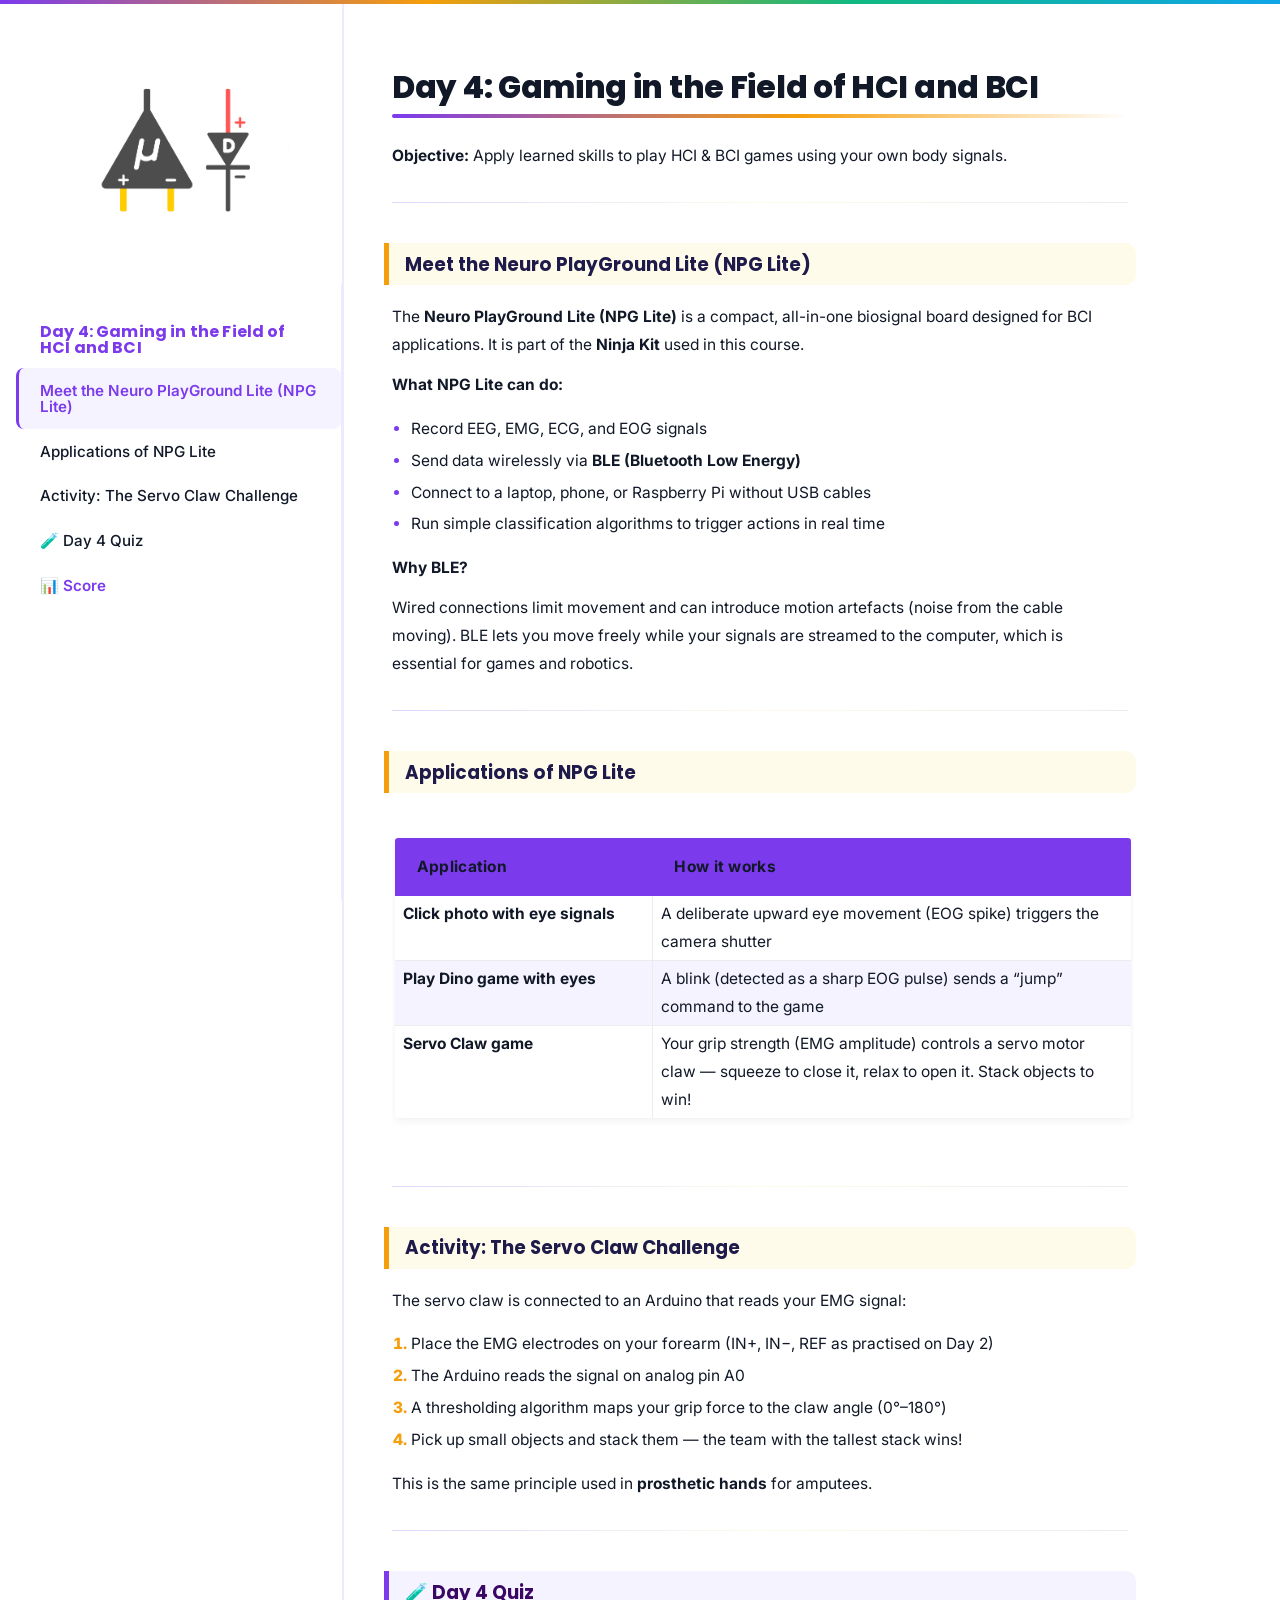
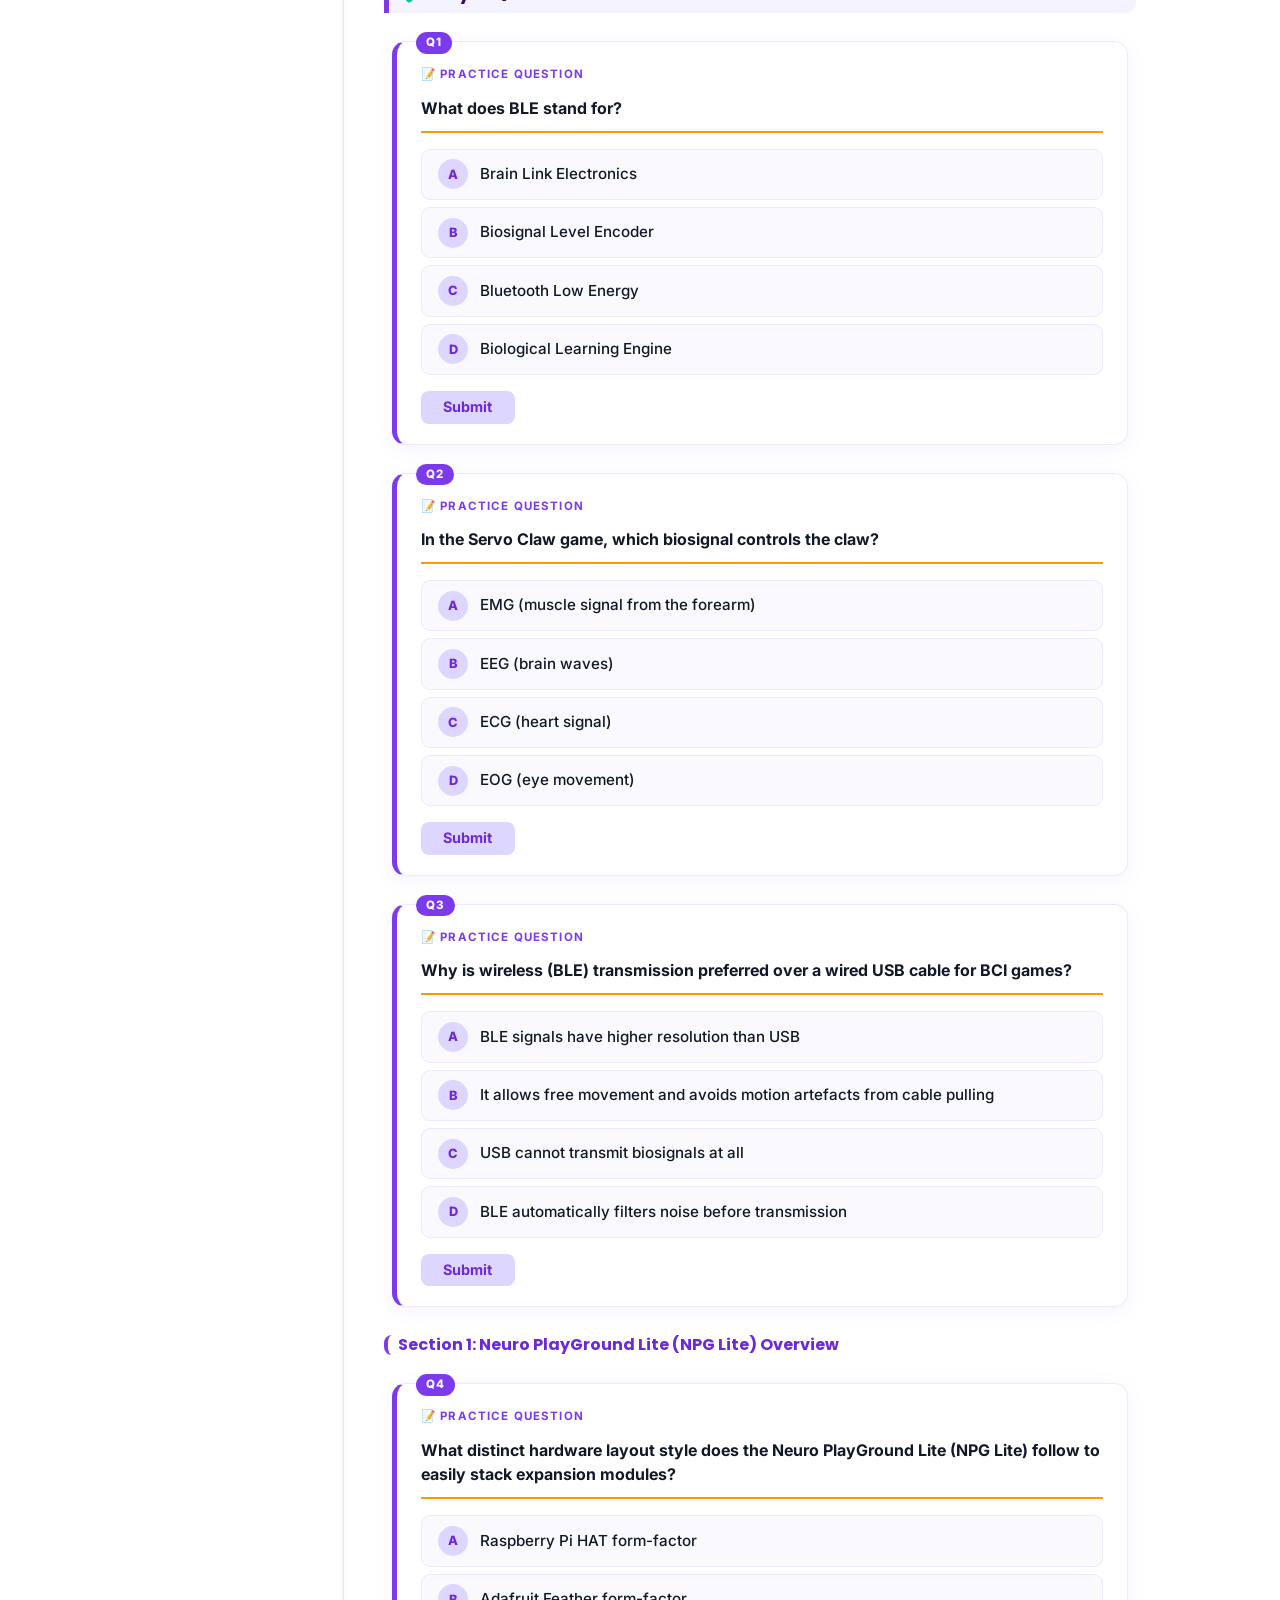
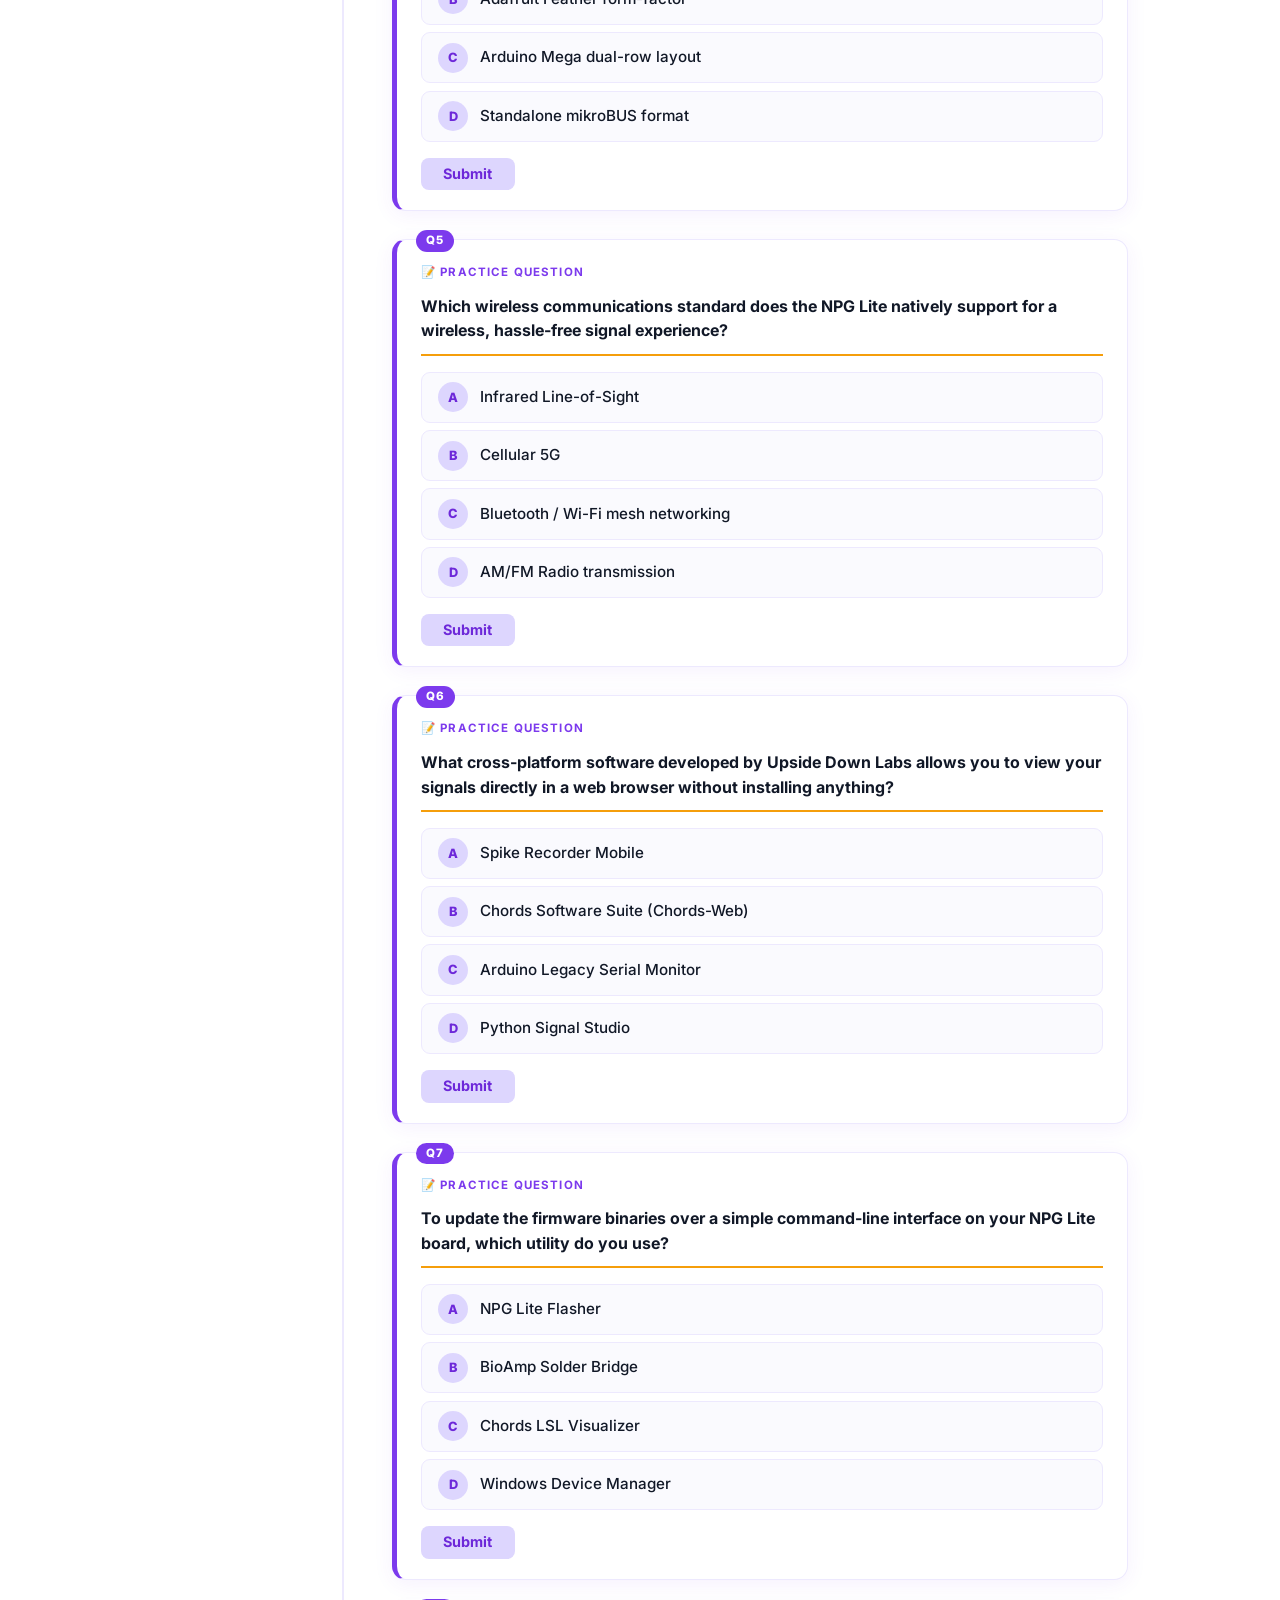
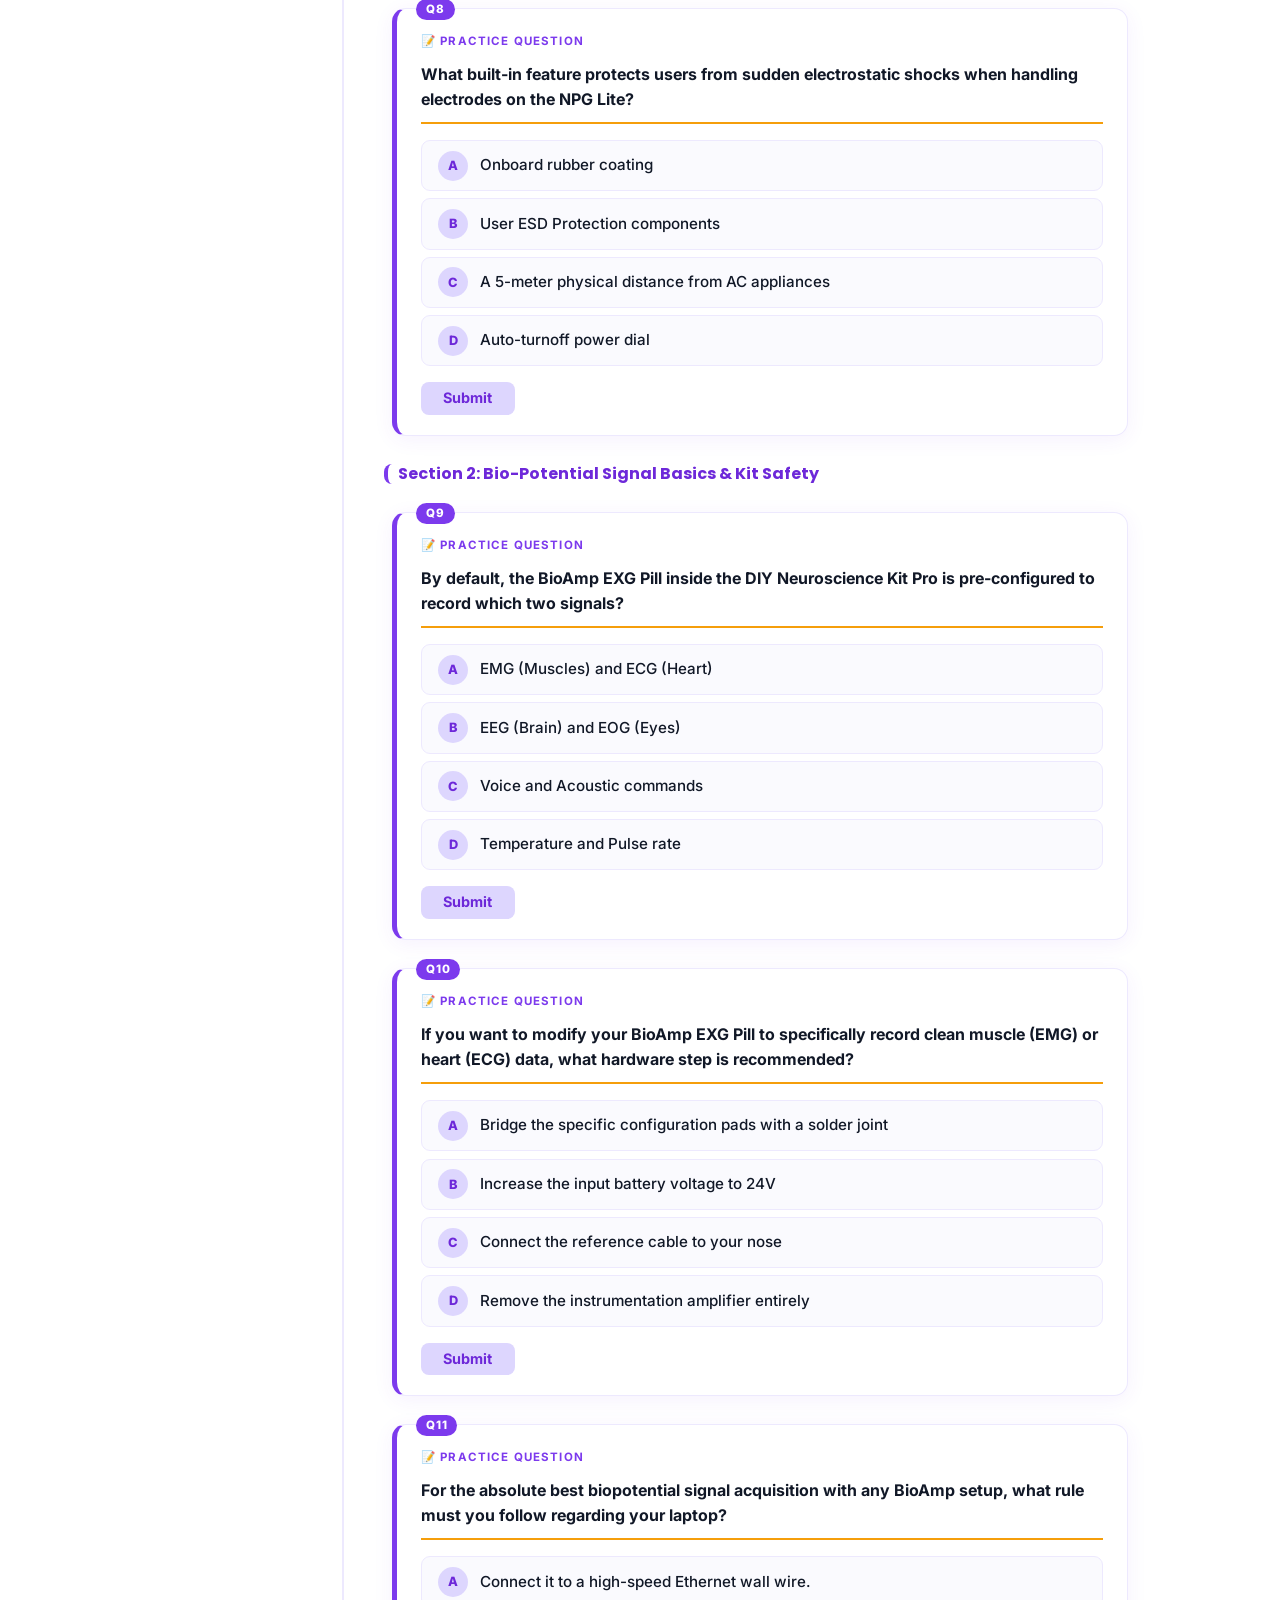
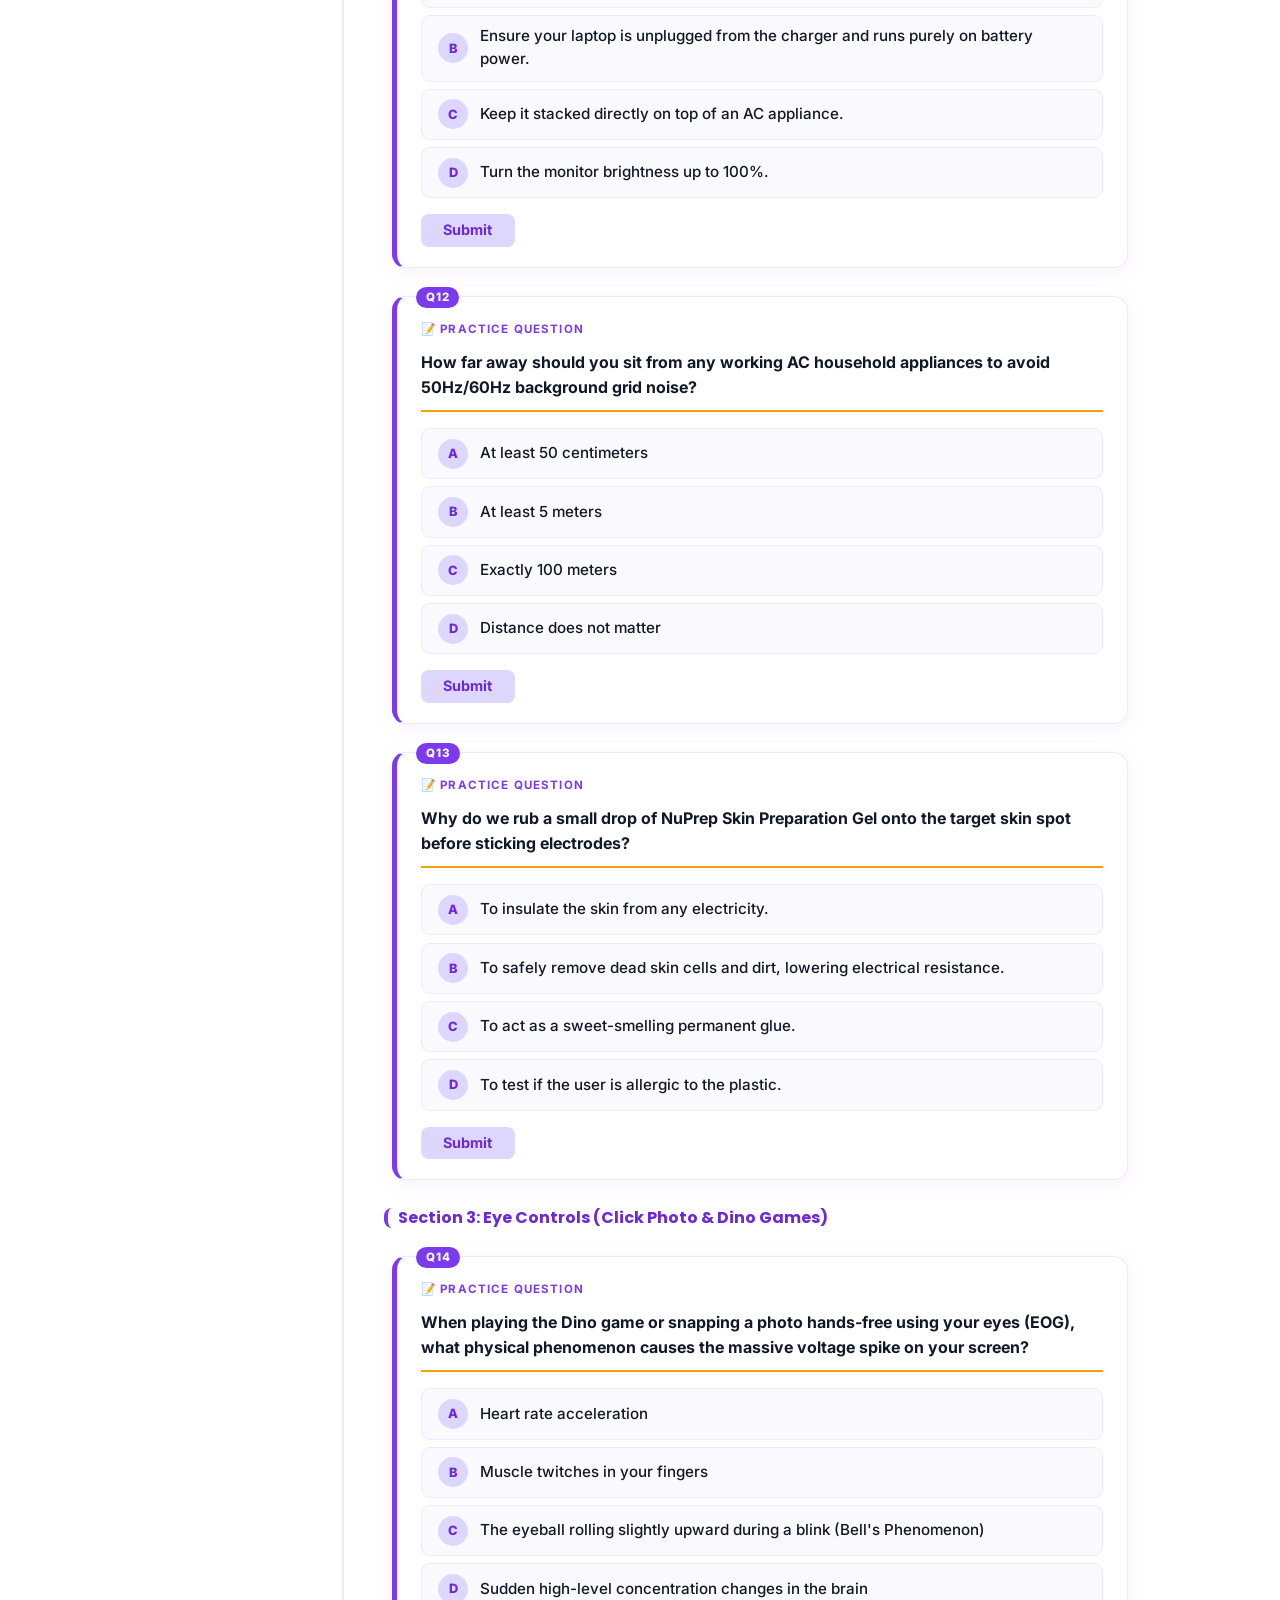
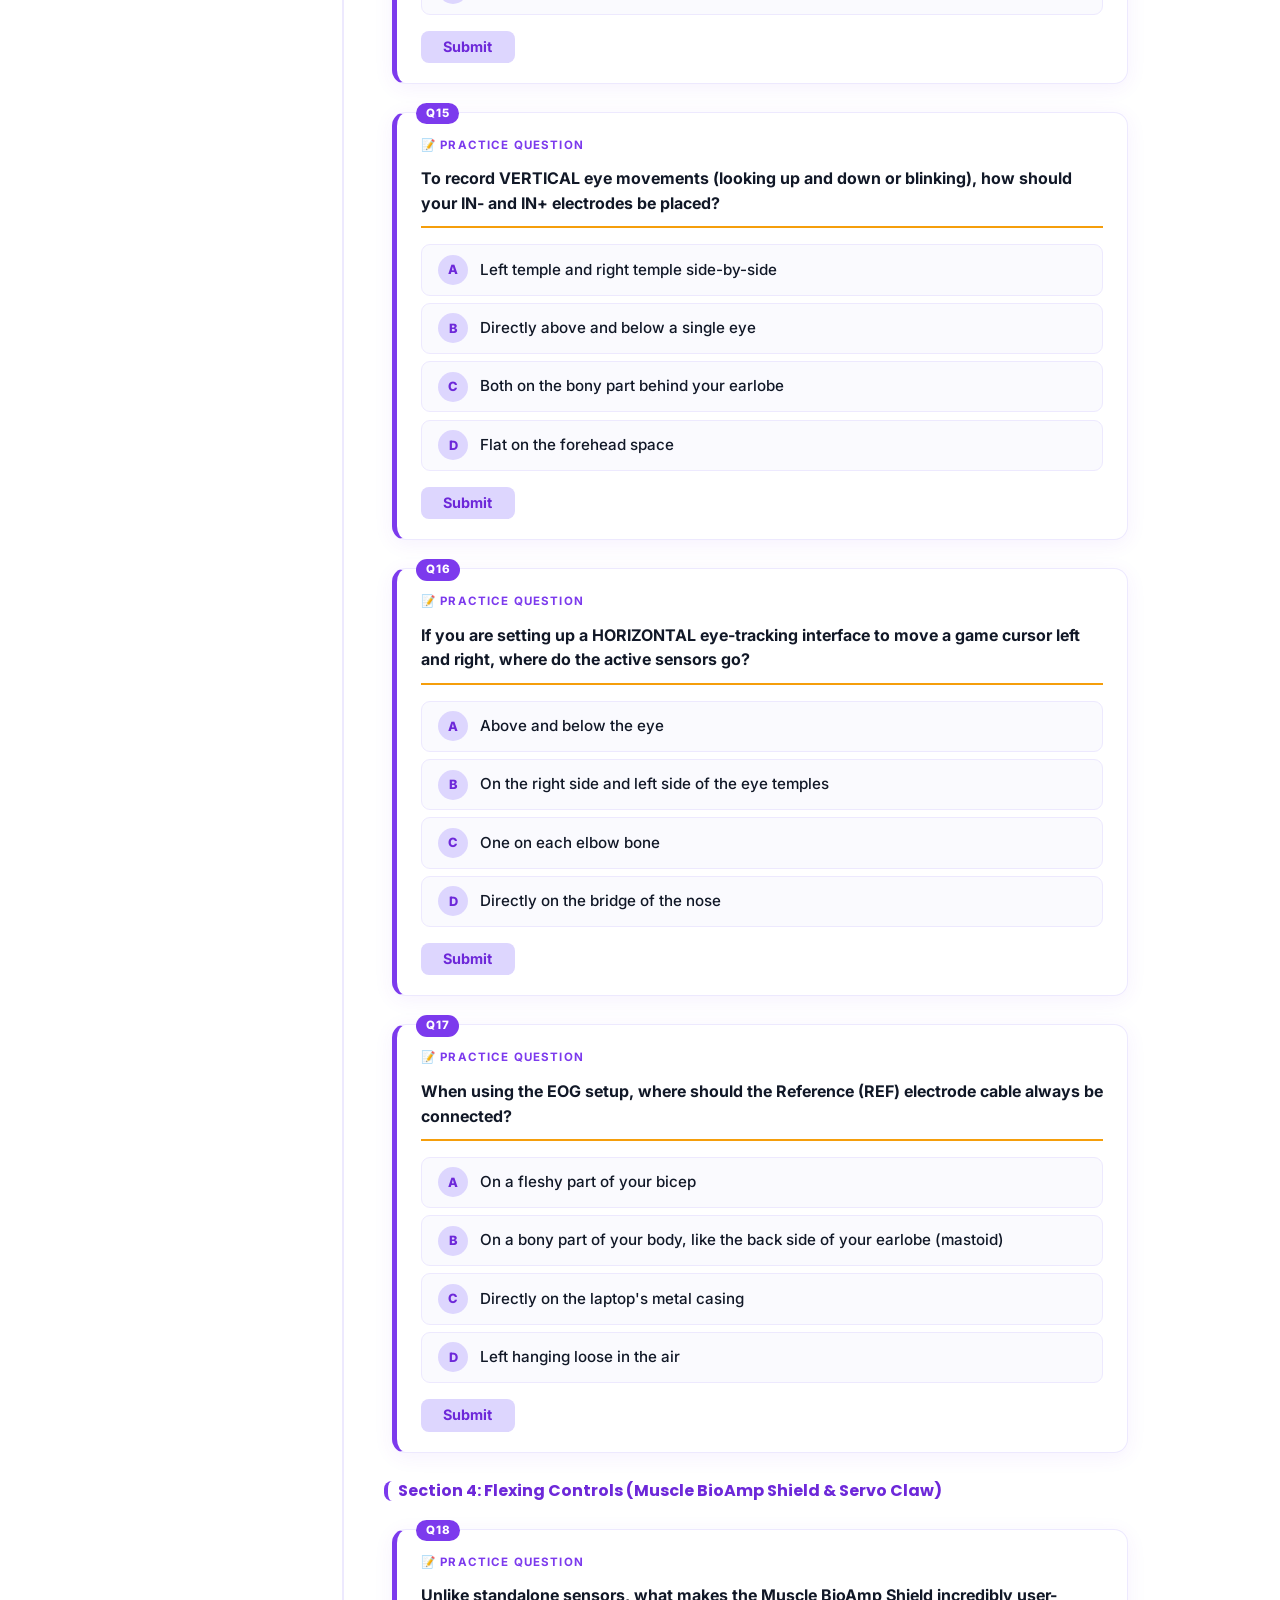
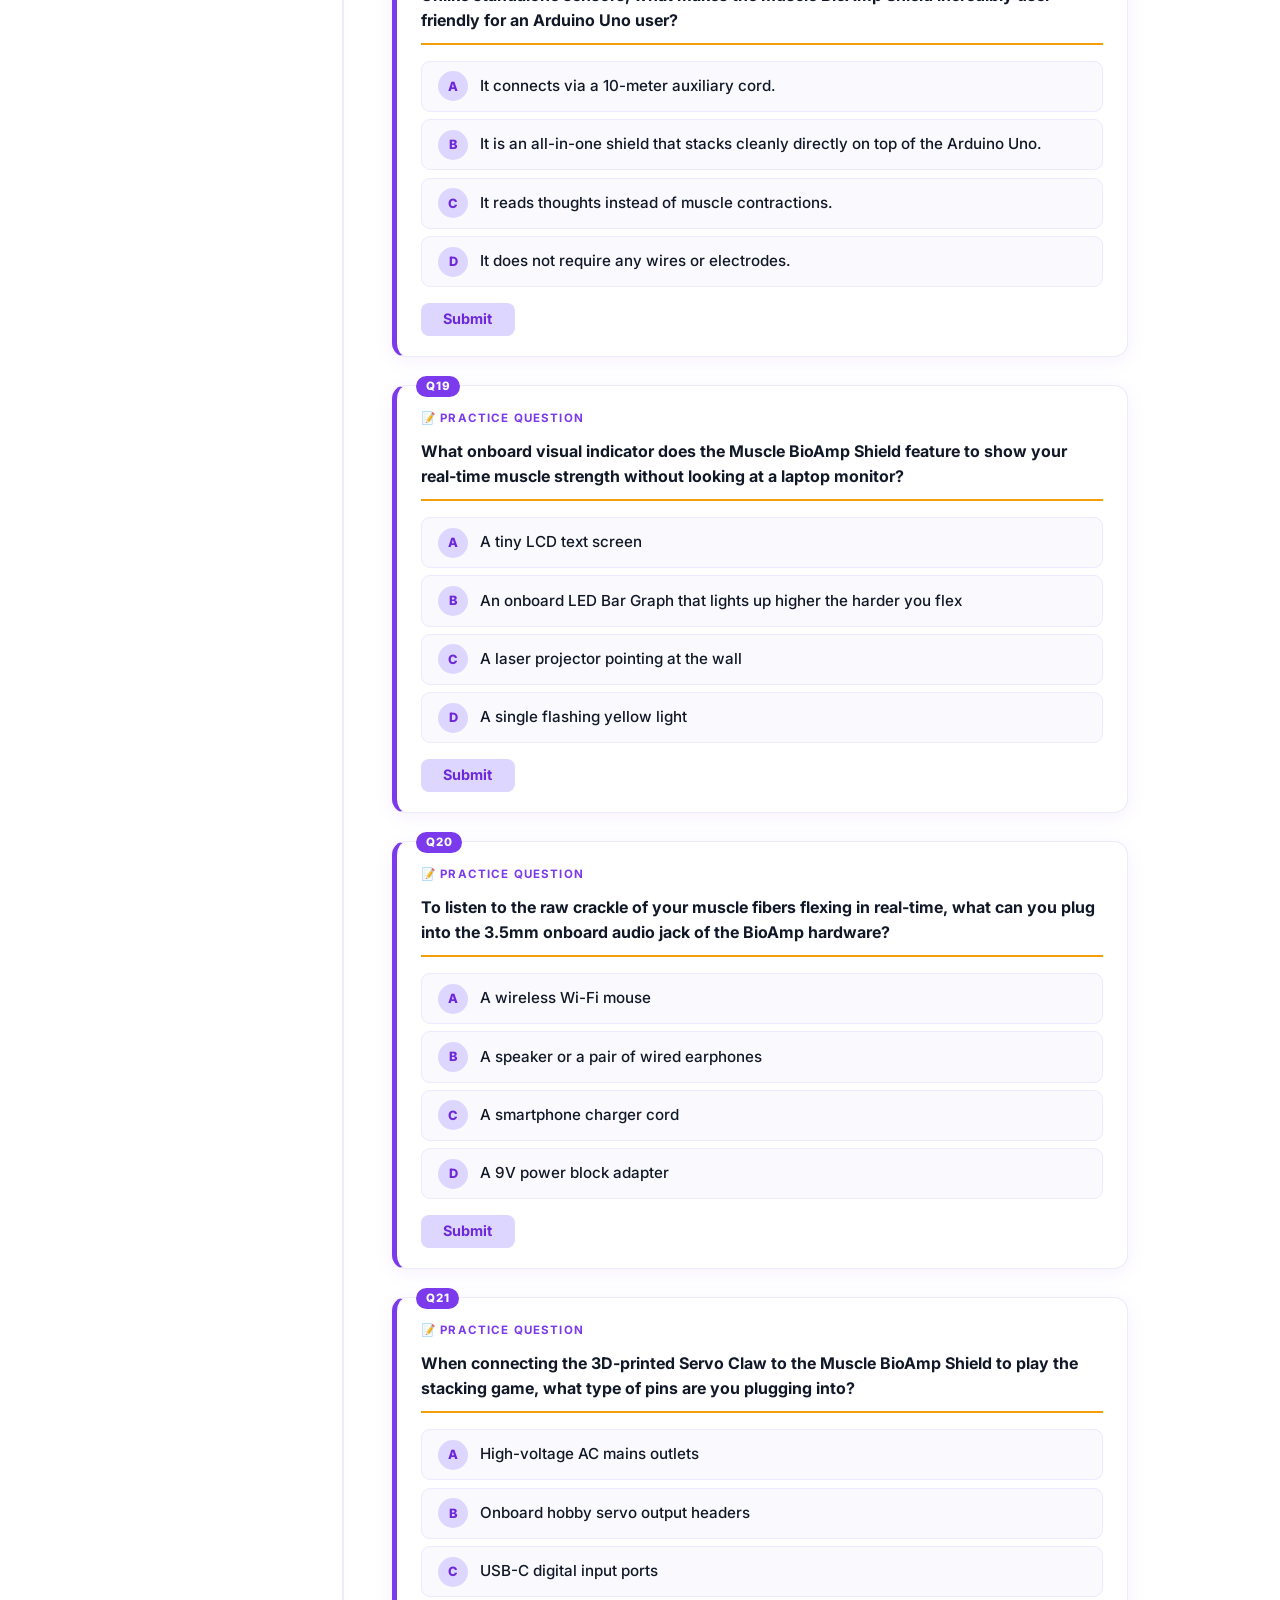
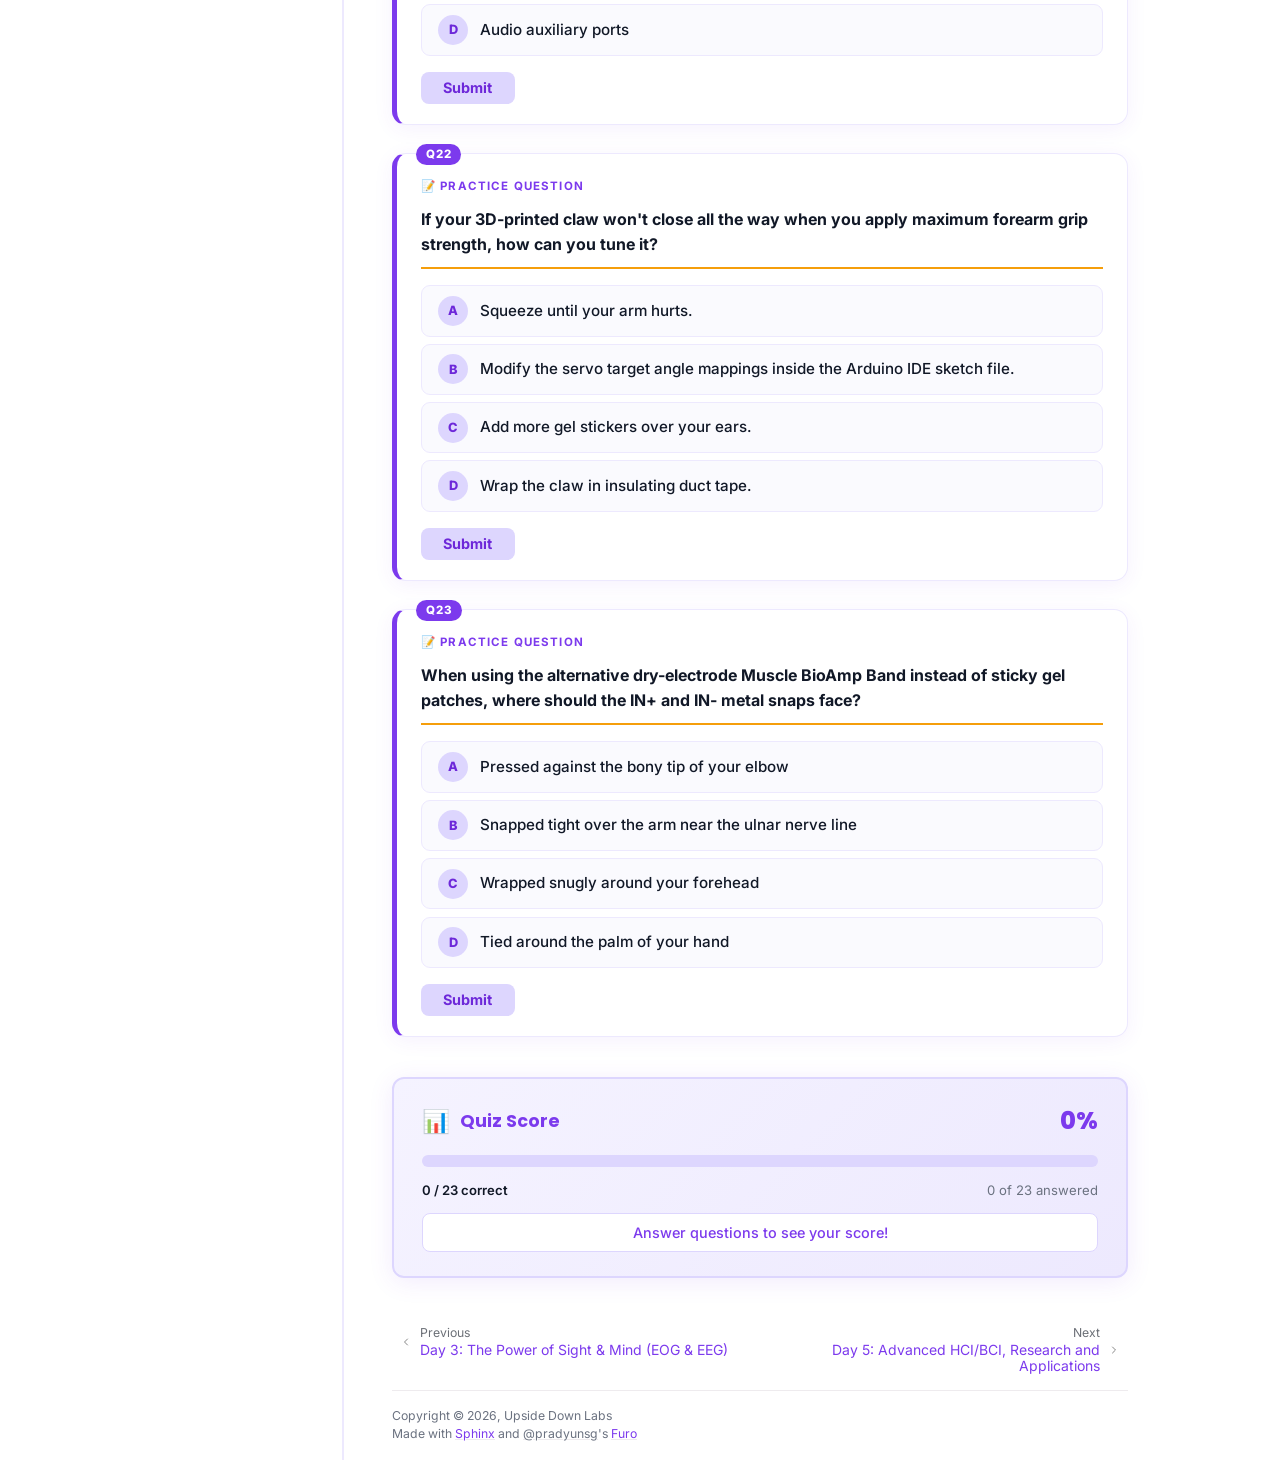
<file: docs/day4.html>
<!doctype html>
<html class="no-js" lang="en" data-content_root="../">
  <head><meta charset="utf-8">
    <meta name="viewport" content="width=device-width,initial-scale=1">
    <meta name="color-scheme" content="light dark"><meta name="viewport" content="width=device-width, initial-scale=1" />
<link rel="index" title="Index" href="../genindex.html"><link rel="search" title="Search" href="../search.html"><link rel="next" title="Day 5: Advanced HCI/BCI, Research and Applications" href="day5.html"><link rel="prev" title="Day 3: The Power of Sight &amp; Mind (EOG &amp; EEG)" href="day3.html">
        <link rel="prefetch" href="../_static/UDL_logo_white.png" as="image">

    <link rel="shortcut icon" href="../_static/UDL_logo_white.png"><!-- Generated with Sphinx 9.1.0 and Furo 2025.12.19 -->
        <title>Day 4: Gaming in the Field of HCI and BCI - Upside Down Labs</title>
      <link rel="stylesheet" type="text/css" href="../_static/pygments.css?v=d111a655" />
    <link rel="stylesheet" type="text/css" href="../_static/styles/furo.css?v=7bdb33bb" />
    <link rel="stylesheet" type="text/css" href="../_static/css/udl_custom.css?v=45bea5ae" />
    <link rel="stylesheet" type="text/css" href="../_static/styles/furo-extensions.css?v=8dab3a3b" />
    
    


<style>
  body {
    --color-code-background: #f2f2f2;
  --color-code-foreground: #1e1e1e;
  --color-brand-primary: #7c3aed;
  --color-brand-content: #7c3aed;
  --color-background-primary: #000000;
  --color-background-secondary: #ffffff;
  --color-foreground-primary: #111827;
  --color-foreground-secondary: #6b7280;
  --color-sidebar-background: #ffffff;
  --color-sidebar-background-border: #f3f0ff;
  --color-sidebar-brand-text: #111827;
  --color-sidebar-caption-text: #9ca3af;
  --color-sidebar-link-text: #374151;
  --color-sidebar-link-text--top-level: #111827;
  --color-sidebar-item-background--current: #f5f3ff;
  --color-sidebar-item-background--hover: #fafafa;
  --color-sidebar-search-background: #f9fafb;
  --color-sidebar-search-border-color: #d8b4fe;
  --color-sidebar-search-icon: #7c3aed;
  
  }
  @media not print {
    body[data-theme="dark"] {
      --color-code-background: #202020;
  --color-code-foreground: #d0d0d0;
  
    }
    @media (prefers-color-scheme: dark) {
      body:not([data-theme="light"]) {
        --color-code-background: #202020;
  --color-code-foreground: #d0d0d0;
  
      }
    }
  }
</style></head>
  <body>
    
    <script>
      document.body.dataset.theme = localStorage.getItem("theme") || "auto";
    </script>
    

<svg xmlns="http://www.w3.org/2000/svg" style="display: none;">
  <symbol id="svg-toc" viewBox="0 0 24 24">
    <title>Contents</title>
    <svg stroke="currentColor" fill="currentColor" stroke-width="0" viewBox="0 0 1024 1024">
      <path d="M408 442h480c4.4 0 8-3.6 8-8v-56c0-4.4-3.6-8-8-8H408c-4.4 0-8 3.6-8 8v56c0 4.4 3.6 8 8 8zm-8 204c0 4.4 3.6 8 8 8h480c4.4 0 8-3.6 8-8v-56c0-4.4-3.6-8-8-8H408c-4.4 0-8 3.6-8 8v56zm504-486H120c-4.4 0-8 3.6-8 8v56c0 4.4 3.6 8 8 8h784c4.4 0 8-3.6 8-8v-56c0-4.4-3.6-8-8-8zm0 632H120c-4.4 0-8 3.6-8 8v56c0 4.4 3.6 8 8 8h784c4.4 0 8-3.6 8-8v-56c0-4.4-3.6-8-8-8zM115.4 518.9L271.7 642c5.8 4.6 14.4.5 14.4-6.9V388.9c0-7.4-8.5-11.5-14.4-6.9L115.4 505.1a8.74 8.74 0 0 0 0 13.8z"/>
    </svg>
  </symbol>
  <symbol id="svg-menu" viewBox="0 0 24 24">
    <title>Menu</title>
    <svg xmlns="http://www.w3.org/2000/svg" viewBox="0 0 24 24" fill="none" stroke="currentColor"
      stroke-width="2" stroke-linecap="round" stroke-linejoin="round" class="feather-menu">
      <line x1="3" y1="12" x2="21" y2="12"></line>
      <line x1="3" y1="6" x2="21" y2="6"></line>
      <line x1="3" y1="18" x2="21" y2="18"></line>
    </svg>
  </symbol>
  <symbol id="svg-arrow-right" viewBox="0 0 24 24">
    <title>Expand</title>
    <svg xmlns="http://www.w3.org/2000/svg" viewBox="0 0 24 24" fill="none" stroke="currentColor"
      stroke-width="2" stroke-linecap="round" stroke-linejoin="round" class="feather-chevron-right">
      <polyline points="9 18 15 12 9 6"></polyline>
    </svg>
  </symbol>
  <symbol id="svg-sun" viewBox="0 0 24 24">
    <title>Light mode</title>
    <svg xmlns="http://www.w3.org/2000/svg" viewBox="0 0 24 24" fill="none" stroke="currentColor"
      stroke-width="1" stroke-linecap="round" stroke-linejoin="round" class="feather-sun">
      <circle cx="12" cy="12" r="5"></circle>
      <line x1="12" y1="1" x2="12" y2="3"></line>
      <line x1="12" y1="21" x2="12" y2="23"></line>
      <line x1="4.22" y1="4.22" x2="5.64" y2="5.64"></line>
      <line x1="18.36" y1="18.36" x2="19.78" y2="19.78"></line>
      <line x1="1" y1="12" x2="3" y2="12"></line>
      <line x1="21" y1="12" x2="23" y2="12"></line>
      <line x1="4.22" y1="19.78" x2="5.64" y2="18.36"></line>
      <line x1="18.36" y1="5.64" x2="19.78" y2="4.22"></line>
    </svg>
  </symbol>
  <symbol id="svg-moon" viewBox="0 0 24 24">
    <title>Dark mode</title>
    <svg xmlns="http://www.w3.org/2000/svg" viewBox="0 0 24 24" fill="none" stroke="currentColor"
      stroke-width="1" stroke-linecap="round" stroke-linejoin="round" class="icon-tabler-moon">
      <path stroke="none" d="M0 0h24v24H0z" fill="none" />
      <path d="M12 3c.132 0 .263 0 .393 0a7.5 7.5 0 0 0 7.92 12.446a9 9 0 1 1 -8.313 -12.454z" />
    </svg>
  </symbol>
  <symbol id="svg-sun-with-moon" viewBox="0 0 24 24">
    <title>Auto light/dark, in light mode</title>
    <svg xmlns="http://www.w3.org/2000/svg" viewBox="0 0 24 24" fill="none" stroke="currentColor"
      stroke-width="1" stroke-linecap="round" stroke-linejoin="round"
      class="icon-custom-derived-from-feather-sun-and-tabler-moon">
      <path style="opacity: 50%" d="M 5.411 14.504 C 5.471 14.504 5.532 14.504 5.591 14.504 C 3.639 16.319 4.383 19.569 6.931 20.352 C 7.693 20.586 8.512 20.551 9.25 20.252 C 8.023 23.207 4.056 23.725 2.11 21.184 C 0.166 18.642 1.702 14.949 4.874 14.536 C 5.051 14.512 5.231 14.5 5.411 14.5 L 5.411 14.504 Z"/>
      <line x1="14.5" y1="3.25" x2="14.5" y2="1.25"/>
      <line x1="14.5" y1="15.85" x2="14.5" y2="17.85"/>
      <line x1="10.044" y1="5.094" x2="8.63" y2="3.68"/>
      <line x1="19" y1="14.05" x2="20.414" y2="15.464"/>
      <line x1="8.2" y1="9.55" x2="6.2" y2="9.55"/>
      <line x1="20.8" y1="9.55" x2="22.8" y2="9.55"/>
      <line x1="10.044" y1="14.006" x2="8.63" y2="15.42"/>
      <line x1="19" y1="5.05" x2="20.414" y2="3.636"/>
      <circle cx="14.5" cy="9.55" r="3.6"/>
    </svg>
  </symbol>
  <symbol id="svg-moon-with-sun" viewBox="0 0 24 24">
    <title>Auto light/dark, in dark mode</title>
    <svg xmlns="http://www.w3.org/2000/svg" viewBox="0 0 24 24" fill="none" stroke="currentColor"
      stroke-width="1" stroke-linecap="round" stroke-linejoin="round"
      class="icon-custom-derived-from-feather-sun-and-tabler-moon">
      <path d="M 8.282 7.007 C 8.385 7.007 8.494 7.007 8.595 7.007 C 5.18 10.184 6.481 15.869 10.942 17.24 C 12.275 17.648 13.706 17.589 15 17.066 C 12.851 22.236 5.91 23.143 2.505 18.696 C -0.897 14.249 1.791 7.786 7.342 7.063 C 7.652 7.021 7.965 7 8.282 7 L 8.282 7.007 Z"/>
      <line style="opacity: 50%" x1="18" y1="3.705" x2="18" y2="2.5"/>
      <line style="opacity: 50%" x1="18" y1="11.295" x2="18" y2="12.5"/>
      <line style="opacity: 50%" x1="15.316" y1="4.816" x2="14.464" y2="3.964"/>
      <line style="opacity: 50%" x1="20.711" y1="10.212" x2="21.563" y2="11.063"/>
      <line style="opacity: 50%" x1="14.205" y1="7.5" x2="13.001" y2="7.5"/>
      <line style="opacity: 50%" x1="21.795" y1="7.5" x2="23" y2="7.5"/>
      <line style="opacity: 50%" x1="15.316" y1="10.184" x2="14.464" y2="11.036"/>
      <line style="opacity: 50%" x1="20.711" y1="4.789" x2="21.563" y2="3.937"/>
      <circle style="opacity: 50%" cx="18" cy="7.5" r="2.169"/>
    </svg>
  </symbol>
  <symbol id="svg-pencil" viewBox="0 0 24 24">
    <svg xmlns="http://www.w3.org/2000/svg" viewBox="0 0 24 24" fill="none" stroke="currentColor"
      stroke-width="1" stroke-linecap="round" stroke-linejoin="round" class="icon-tabler-pencil-code">
      <path d="M4 20h4l10.5 -10.5a2.828 2.828 0 1 0 -4 -4l-10.5 10.5v4" />
      <path d="M13.5 6.5l4 4" />
      <path d="M20 21l2 -2l-2 -2" />
      <path d="M17 17l-2 2l2 2" />
    </svg>
  </symbol>
  <symbol id="svg-eye" viewBox="0 0 24 24">
    <svg xmlns="http://www.w3.org/2000/svg" viewBox="0 0 24 24" fill="none" stroke="currentColor"
      stroke-width="1" stroke-linecap="round" stroke-linejoin="round" class="icon-tabler-eye-code">
      <path stroke="none" d="M0 0h24v24H0z" fill="none" />
      <path d="M10 12a2 2 0 1 0 4 0a2 2 0 0 0 -4 0" />
      <path
        d="M11.11 17.958c-3.209 -.307 -5.91 -2.293 -8.11 -5.958c2.4 -4 5.4 -6 9 -6c3.6 0 6.6 2 9 6c-.21 .352 -.427 .688 -.647 1.008" />
      <path d="M20 21l2 -2l-2 -2" />
      <path d="M17 17l-2 2l2 2" />
    </svg>
  </symbol>
</svg>

<input type="checkbox" class="sidebar-toggle" name="__navigation" id="__navigation" aria-label="Toggle site navigation sidebar">
<input type="checkbox" class="sidebar-toggle" name="__toc" id="__toc" aria-label="Toggle table of contents sidebar">
<label class="overlay sidebar-overlay" for="__navigation"></label>
<label class="overlay toc-overlay" for="__toc"></label>

<a class="skip-to-content muted-link" href="#furo-main-content">Skip to content</a>



<div class="page">
  <header class="mobile-header">
    <div class="header-left">
      <label class="nav-overlay-icon" for="__navigation">
        <span class="icon"><svg><use href="#svg-menu"></use></svg></span>
      </label>
    </div>
    <div class="header-center">
      <a href="../index.html"><div class="brand">Upside Down Labs</div></a>
    </div>
    <div class="header-right">
      <div class="theme-toggle-container theme-toggle-header">
        <button class="theme-toggle" aria-label="Toggle Light / Dark / Auto color theme">
          <svg class="theme-icon-when-auto-light"><use href="#svg-sun-with-moon"></use></svg>
          <svg class="theme-icon-when-auto-dark"><use href="#svg-moon-with-sun"></use></svg>
          <svg class="theme-icon-when-dark"><use href="#svg-moon"></use></svg>
          <svg class="theme-icon-when-light"><use href="#svg-sun"></use></svg>
        </button>
      </div>
      <label class="toc-overlay-icon toc-header-icon" for="__toc">
        <span class="icon"><svg><use href="#svg-toc"></use></svg></span>
      </label>
    </div>
  </header>
  <aside class="sidebar-drawer">
    <div class="sidebar-container">
      
      <div class="sidebar-sticky"><a class="sidebar-brand" href="../index.html">
  <div class="sidebar-logo-container">
    <img class="sidebar-logo" src="../_static/UDL_logo_white.png" alt="Logo"/>
  </div>
  
  
</a><form class="sidebar-search-container" method="get" action="../search.html" role="search">
  <input class="sidebar-search" placeholder="Search" name="q" aria-label="Search">
  <input type="hidden" name="check_keywords" value="yes">
  <input type="hidden" name="area" value="default">
</form>
<div id="searchbox"></div><div class="sidebar-scroll"><div class="sidebar-tree">
  <ul class="current">
<li class="toctree-l1"><a class="reference internal" href="day1.html">Day 1: Introduction to Neuroscience and Arduino IDE</a></li>
<li class="toctree-l1"><a class="reference internal" href="day2.html">Day 2: Visualizing the Body (EMG &amp; ECG)</a></li>
<li class="toctree-l1"><a class="reference internal" href="day3.html">Day 3: The Power of Sight &amp; Mind (EOG &amp; EEG)</a></li>
<li class="toctree-l1 current current-page"><a class="current reference internal" href="#">Day 4: Gaming in the Field of HCI and BCI</a></li>
<li class="toctree-l1"><a class="reference internal" href="day5.html">Day 5: Advanced HCI/BCI, Research and Applications</a></li>
</ul>

</div>
</div>

      </div>
      
    </div>
  </aside>
  <div class="main">
    <div class="content">
      <div class="article-container">
        <a href="#" class="back-to-top muted-link">
          <svg xmlns="http://www.w3.org/2000/svg" viewBox="0 0 24 24">
            <path d="M13 20h-2V8l-5.5 5.5-1.42-1.42L12 4.16l7.92 7.92-1.42 1.42L13 8v12z"></path>
          </svg>
          <span>Back to top</span>
        </a>
        <div class="content-icon-container">
          <div class="view-this-page">
  <a class="muted-link" href="../_sources/docs/day4.rst.txt" title="View this page">
    <svg><use href="#svg-eye"></use></svg>
    <span class="visually-hidden">View this page</span>
  </a>
</div>
<div class="theme-toggle-container theme-toggle-content">
            <button class="theme-toggle" aria-label="Toggle Light / Dark / Auto color theme">
              <svg class="theme-icon-when-auto-light"><use href="#svg-sun-with-moon"></use></svg>
              <svg class="theme-icon-when-auto-dark"><use href="#svg-moon-with-sun"></use></svg>
              <svg class="theme-icon-when-dark"><use href="#svg-moon"></use></svg>
              <svg class="theme-icon-when-light"><use href="#svg-sun"></use></svg>
            </button>
          </div>
          <label class="toc-overlay-icon toc-content-icon" for="__toc">
            <span class="icon"><svg><use href="#svg-toc"></use></svg></span>
          </label>
        </div>
        <article role="main" id="furo-main-content">
          <section id="day-4-gaming-in-the-field-of-hci-and-bci">
<h1>Day 4: Gaming in the Field of HCI and BCI<a class="headerlink" href="#day-4-gaming-in-the-field-of-hci-and-bci" title="Link to this heading">¶</a></h1>
<p><strong>Objective:</strong> Apply learned skills to play HCI &amp; BCI games using your own body signals.</p>
<hr class="docutils" />
<section id="meet-the-neuro-playground-lite-npg-lite">
<h2>Meet the Neuro PlayGround Lite (NPG Lite)<a class="headerlink" href="#meet-the-neuro-playground-lite-npg-lite" title="Link to this heading">¶</a></h2>
<p>The <strong>Neuro PlayGround Lite (NPG Lite)</strong> is a compact, all-in-one biosignal board
designed for BCI applications. It is part of the <strong>Ninja Kit</strong> used in this course.</p>
<p><strong>What NPG Lite can do:</strong></p>
<ul class="simple">
<li><p>Record EEG, EMG, ECG, and EOG signals</p></li>
<li><p>Send data wirelessly via <strong>BLE (Bluetooth Low Energy)</strong></p></li>
<li><p>Connect to a laptop, phone, or Raspberry Pi without USB cables</p></li>
<li><p>Run simple classification algorithms to trigger actions in real time</p></li>
</ul>
<p><strong>Why BLE?</strong></p>
<p>Wired connections limit movement and can introduce motion artefacts (noise from the
cable moving). BLE lets you move freely while your signals are streamed to the computer,
which is essential for games and robotics.</p>
</section>
<hr class="docutils" />
<section id="applications-of-npg-lite">
<h2>Applications of NPG Lite<a class="headerlink" href="#applications-of-npg-lite" title="Link to this heading">¶</a></h2>
<div class="table-wrapper colwidths-given docutils container">
<table class="docutils align-default">
<colgroup>
<col style="width: 35.0%" />
<col style="width: 65.0%" />
</colgroup>
<thead>
<tr class="row-odd"><th class="head"><p>Application</p></th>
<th class="head"><p>How it works</p></th>
</tr>
</thead>
<tbody>
<tr class="row-even"><td><p><strong>Click photo with eye signals</strong></p></td>
<td><p>A deliberate upward eye movement (EOG spike) triggers the camera shutter</p></td>
</tr>
<tr class="row-odd"><td><p><strong>Play Dino game with eyes</strong></p></td>
<td><p>A blink (detected as a sharp EOG pulse) sends a “jump” command to the game</p></td>
</tr>
<tr class="row-even"><td><p><strong>Servo Claw game</strong></p></td>
<td><p>Your grip strength (EMG amplitude) controls a servo motor claw — squeeze to
close it, relax to open it. Stack objects to win!</p></td>
</tr>
</tbody>
</table>
</div>
</section>
<hr class="docutils" />
<section id="activity-the-servo-claw-challenge">
<h2>Activity: The Servo Claw Challenge<a class="headerlink" href="#activity-the-servo-claw-challenge" title="Link to this heading">¶</a></h2>
<p>The servo claw is connected to an Arduino that reads your EMG signal:</p>
<ol class="arabic simple">
<li><p>Place the EMG electrodes on your forearm (IN+, IN−, REF as practised on Day 2)</p></li>
<li><p>The Arduino reads the signal on analog pin A0</p></li>
<li><p>A thresholding algorithm maps your grip force to the claw angle (0°–180°)</p></li>
<li><p>Pick up small objects and stack them — the team with the tallest stack wins!</p></li>
</ol>
<p>This is the same principle used in <strong>prosthetic hands</strong> for amputees.</p>
</section>
<hr class="docutils" />
<section id="day-4-quiz">
<h2>Day 4 Quiz<a class="headerlink" href="#day-4-quiz" title="Link to this heading">¶</a></h2>
<div class="udl-mcq" id="mcq-2370e3d3" data-correct="2">
  <div class="udl-mcq__question">What does BLE stand for?</div>
  <div class="udl-mcq__options">
    <div class="udl-mcq__option" data-index="0" role="radio" aria-checked="false" tabindex="0"><span class="udl-mcq__option-label">A</span><span class="udl-mcq__option-text">Brain Link Electronics</span></div>
    <div class="udl-mcq__option" data-index="1" role="radio" aria-checked="false" tabindex="0"><span class="udl-mcq__option-label">B</span><span class="udl-mcq__option-text">Biosignal Level Encoder</span></div>
    <div class="udl-mcq__option" data-index="2" role="radio" aria-checked="false" tabindex="0"><span class="udl-mcq__option-label">C</span><span class="udl-mcq__option-text">Bluetooth Low Energy</span></div>
    <div class="udl-mcq__option" data-index="3" role="radio" aria-checked="false" tabindex="0"><span class="udl-mcq__option-label">D</span><span class="udl-mcq__option-text">Biological Learning Engine</span></div>
  </div>
  <div class="udl-mcq__actions">
    <button class="udl-mcq__submit" disabled>Submit</button>
    <button class="udl-mcq__reset" style="display:none">Try Again</button>
  </div>
  <div class="udl-mcq__feedback" aria-live="polite"></div>
  <div class="udl-mcq__explanation" style="display:none"><strong>Explanation:</strong> BLE stands for Bluetooth Low Energy. It transmits data wirelessly over short distances while using very little battery power — ideal for wearable biosignal devices.</div>
</div><div class="udl-mcq" id="mcq-3c31fb56" data-correct="0">
  <div class="udl-mcq__question">In the Servo Claw game, which biosignal controls the claw?</div>
  <div class="udl-mcq__options">
    <div class="udl-mcq__option" data-index="0" role="radio" aria-checked="false" tabindex="0"><span class="udl-mcq__option-label">A</span><span class="udl-mcq__option-text">EMG (muscle signal from the forearm)</span></div>
    <div class="udl-mcq__option" data-index="1" role="radio" aria-checked="false" tabindex="0"><span class="udl-mcq__option-label">B</span><span class="udl-mcq__option-text">EEG (brain waves)</span></div>
    <div class="udl-mcq__option" data-index="2" role="radio" aria-checked="false" tabindex="0"><span class="udl-mcq__option-label">C</span><span class="udl-mcq__option-text">ECG (heart signal)</span></div>
    <div class="udl-mcq__option" data-index="3" role="radio" aria-checked="false" tabindex="0"><span class="udl-mcq__option-label">D</span><span class="udl-mcq__option-text">EOG (eye movement)</span></div>
  </div>
  <div class="udl-mcq__actions">
    <button class="udl-mcq__submit" disabled>Submit</button>
    <button class="udl-mcq__reset" style="display:none">Try Again</button>
  </div>
  <div class="udl-mcq__feedback" aria-live="polite"></div>
  <div class="udl-mcq__explanation" style="display:none"><strong>Explanation:</strong> EMG (muscle signal) from the forearm is used. The amplitude of the EMG signal corresponds to how hard you are squeezing — stronger grip = higher EMG amplitude = claw closes further.</div>
</div><div class="udl-mcq" id="mcq-a3c0f850" data-correct="1">
  <div class="udl-mcq__question">Why is wireless (BLE) transmission preferred over a wired USB cable for BCI games?</div>
  <div class="udl-mcq__options">
    <div class="udl-mcq__option" data-index="0" role="radio" aria-checked="false" tabindex="0"><span class="udl-mcq__option-label">A</span><span class="udl-mcq__option-text">BLE signals have higher resolution than USB</span></div>
    <div class="udl-mcq__option" data-index="1" role="radio" aria-checked="false" tabindex="0"><span class="udl-mcq__option-label">B</span><span class="udl-mcq__option-text">It allows free movement and avoids motion artefacts from cable pulling</span></div>
    <div class="udl-mcq__option" data-index="2" role="radio" aria-checked="false" tabindex="0"><span class="udl-mcq__option-label">C</span><span class="udl-mcq__option-text">USB cannot transmit biosignals at all</span></div>
    <div class="udl-mcq__option" data-index="3" role="radio" aria-checked="false" tabindex="0"><span class="udl-mcq__option-label">D</span><span class="udl-mcq__option-text">BLE automatically filters noise before transmission</span></div>
  </div>
  <div class="udl-mcq__actions">
    <button class="udl-mcq__submit" disabled>Submit</button>
    <button class="udl-mcq__reset" style="display:none">Try Again</button>
  </div>
  <div class="udl-mcq__feedback" aria-live="polite"></div>
  <div class="udl-mcq__explanation" style="display:none"><strong>Explanation:</strong> A cable physically restricts movement and can pull on the electrodes, generating motion artefacts (false signals from the cable moving). Wireless BLE removes both problems, allowing free movement and cleaner signals.</div>
</div><section id="section-1-neuro-playground-lite-npg-lite-overview">
<h3>Section 1: Neuro PlayGround Lite (NPG Lite) Overview<a class="headerlink" href="#section-1-neuro-playground-lite-npg-lite-overview" title="Link to this heading">¶</a></h3>
<div class="udl-mcq" id="mcq-5accb075" data-correct="1">
  <div class="udl-mcq__question">What distinct hardware layout style does the Neuro PlayGround Lite (NPG Lite) follow to easily stack expansion modules?</div>
  <div class="udl-mcq__options">
    <div class="udl-mcq__option" data-index="0" role="radio" aria-checked="false" tabindex="0"><span class="udl-mcq__option-label">A</span><span class="udl-mcq__option-text">Raspberry Pi HAT form-factor</span></div>
    <div class="udl-mcq__option" data-index="1" role="radio" aria-checked="false" tabindex="0"><span class="udl-mcq__option-label">B</span><span class="udl-mcq__option-text">Adafruit Feather form-factor</span></div>
    <div class="udl-mcq__option" data-index="2" role="radio" aria-checked="false" tabindex="0"><span class="udl-mcq__option-label">C</span><span class="udl-mcq__option-text">Arduino Mega dual-row layout</span></div>
    <div class="udl-mcq__option" data-index="3" role="radio" aria-checked="false" tabindex="0"><span class="udl-mcq__option-label">D</span><span class="udl-mcq__option-text">Standalone mikroBUS format</span></div>
  </div>
  <div class="udl-mcq__actions">
    <button class="udl-mcq__submit" disabled>Submit</button>
    <button class="udl-mcq__reset" style="display:none">Try Again</button>
  </div>
  <div class="udl-mcq__feedback" aria-live="polite"></div>
  <div class="udl-mcq__explanation" style="display:none"><strong>Explanation:</strong> The NPG Lite follows the Adafruit Feather form-factor, a widely adopted open standard that makes it easy to stack compatible &quot;Wing&quot; shields and expansion boards directly on top of the main board.</div>
</div><div class="udl-mcq" id="mcq-bf706d29" data-correct="2">
  <div class="udl-mcq__question">Which wireless communications standard does the NPG Lite natively support for a wireless, hassle-free signal experience?</div>
  <div class="udl-mcq__options">
    <div class="udl-mcq__option" data-index="0" role="radio" aria-checked="false" tabindex="0"><span class="udl-mcq__option-label">A</span><span class="udl-mcq__option-text">Infrared Line-of-Sight</span></div>
    <div class="udl-mcq__option" data-index="1" role="radio" aria-checked="false" tabindex="0"><span class="udl-mcq__option-label">B</span><span class="udl-mcq__option-text">Cellular 5G</span></div>
    <div class="udl-mcq__option" data-index="2" role="radio" aria-checked="false" tabindex="0"><span class="udl-mcq__option-label">C</span><span class="udl-mcq__option-text">Bluetooth / Wi-Fi mesh networking</span></div>
    <div class="udl-mcq__option" data-index="3" role="radio" aria-checked="false" tabindex="0"><span class="udl-mcq__option-label">D</span><span class="udl-mcq__option-text">AM/FM Radio transmission</span></div>
  </div>
  <div class="udl-mcq__actions">
    <button class="udl-mcq__submit" disabled>Submit</button>
    <button class="udl-mcq__reset" style="display:none">Try Again</button>
  </div>
  <div class="udl-mcq__feedback" aria-live="polite"></div>
  <div class="udl-mcq__explanation" style="display:none"><strong>Explanation:</strong> The NPG Lite has an onboard Bluetooth / Wi-Fi module, allowing it to stream biosignals wirelessly to a laptop, phone, or web browser without any USB cable — essential for free-movement BCI games.</div>
</div><div class="udl-mcq" id="mcq-79c63511" data-correct="1">
  <div class="udl-mcq__question">What cross-platform software developed by Upside Down Labs allows you to view your signals directly in a web browser without installing anything?</div>
  <div class="udl-mcq__options">
    <div class="udl-mcq__option" data-index="0" role="radio" aria-checked="false" tabindex="0"><span class="udl-mcq__option-label">A</span><span class="udl-mcq__option-text">Spike Recorder Mobile</span></div>
    <div class="udl-mcq__option" data-index="1" role="radio" aria-checked="false" tabindex="0"><span class="udl-mcq__option-label">B</span><span class="udl-mcq__option-text">Chords Software Suite (Chords-Web)</span></div>
    <div class="udl-mcq__option" data-index="2" role="radio" aria-checked="false" tabindex="0"><span class="udl-mcq__option-label">C</span><span class="udl-mcq__option-text">Arduino Legacy Serial Monitor</span></div>
    <div class="udl-mcq__option" data-index="3" role="radio" aria-checked="false" tabindex="0"><span class="udl-mcq__option-label">D</span><span class="udl-mcq__option-text">Python Signal Studio</span></div>
  </div>
  <div class="udl-mcq__actions">
    <button class="udl-mcq__submit" disabled>Submit</button>
    <button class="udl-mcq__reset" style="display:none">Try Again</button>
  </div>
  <div class="udl-mcq__feedback" aria-live="polite"></div>
  <div class="udl-mcq__explanation" style="display:none"><strong>Explanation:</strong> Chords Software Suite (Chords-Web) is a browser-based tool built by Upside Down Labs. It connects directly to the NPG Lite over BLE or serial and visualises your biosignals in real time — no installation required.</div>
</div><div class="udl-mcq" id="mcq-406e6c58" data-correct="0">
  <div class="udl-mcq__question">To update the firmware binaries over a simple command-line interface on your NPG Lite board, which utility do you use?</div>
  <div class="udl-mcq__options">
    <div class="udl-mcq__option" data-index="0" role="radio" aria-checked="false" tabindex="0"><span class="udl-mcq__option-label">A</span><span class="udl-mcq__option-text">NPG Lite Flasher</span></div>
    <div class="udl-mcq__option" data-index="1" role="radio" aria-checked="false" tabindex="0"><span class="udl-mcq__option-label">B</span><span class="udl-mcq__option-text">BioAmp Solder Bridge</span></div>
    <div class="udl-mcq__option" data-index="2" role="radio" aria-checked="false" tabindex="0"><span class="udl-mcq__option-label">C</span><span class="udl-mcq__option-text">Chords LSL Visualizer</span></div>
    <div class="udl-mcq__option" data-index="3" role="radio" aria-checked="false" tabindex="0"><span class="udl-mcq__option-label">D</span><span class="udl-mcq__option-text">Windows Device Manager</span></div>
  </div>
  <div class="udl-mcq__actions">
    <button class="udl-mcq__submit" disabled>Submit</button>
    <button class="udl-mcq__reset" style="display:none">Try Again</button>
  </div>
  <div class="udl-mcq__feedback" aria-live="polite"></div>
  <div class="udl-mcq__explanation" style="display:none"><strong>Explanation:</strong> NPG Lite Flasher is the dedicated command-line tool for flashing updated firmware onto the NPG Lite board. It simplifies the update process to a single command without needing the Arduino IDE.</div>
</div><div class="udl-mcq" id="mcq-c15d8a0e" data-correct="1">
  <div class="udl-mcq__question">What built-in feature protects users from sudden electrostatic shocks when handling electrodes on the NPG Lite?</div>
  <div class="udl-mcq__options">
    <div class="udl-mcq__option" data-index="0" role="radio" aria-checked="false" tabindex="0"><span class="udl-mcq__option-label">A</span><span class="udl-mcq__option-text">Onboard rubber coating</span></div>
    <div class="udl-mcq__option" data-index="1" role="radio" aria-checked="false" tabindex="0"><span class="udl-mcq__option-label">B</span><span class="udl-mcq__option-text">User ESD Protection components</span></div>
    <div class="udl-mcq__option" data-index="2" role="radio" aria-checked="false" tabindex="0"><span class="udl-mcq__option-label">C</span><span class="udl-mcq__option-text">A 5-meter physical distance from AC appliances</span></div>
    <div class="udl-mcq__option" data-index="3" role="radio" aria-checked="false" tabindex="0"><span class="udl-mcq__option-label">D</span><span class="udl-mcq__option-text">Auto-turnoff power dial</span></div>
  </div>
  <div class="udl-mcq__actions">
    <button class="udl-mcq__submit" disabled>Submit</button>
    <button class="udl-mcq__reset" style="display:none">Try Again</button>
  </div>
  <div class="udl-mcq__feedback" aria-live="polite"></div>
  <div class="udl-mcq__explanation" style="display:none"><strong>Explanation:</strong> The NPG Lite includes dedicated ESD (Electrostatic Discharge) Protection components on its input lines. These clamp any high-voltage transients — such as static from touching electrodes — before they can damage the sensitive analog front-end circuitry.</div>
</div></section>
<section id="section-2-bio-potential-signal-basics-kit-safety">
<h3>Section 2: Bio-Potential Signal Basics &amp; Kit Safety<a class="headerlink" href="#section-2-bio-potential-signal-basics-kit-safety" title="Link to this heading">¶</a></h3>
<div class="udl-mcq" id="mcq-f869b4fc" data-correct="1">
  <div class="udl-mcq__question">By default, the BioAmp EXG Pill inside the DIY Neuroscience Kit Pro is pre-configured to record which two signals?</div>
  <div class="udl-mcq__options">
    <div class="udl-mcq__option" data-index="0" role="radio" aria-checked="false" tabindex="0"><span class="udl-mcq__option-label">A</span><span class="udl-mcq__option-text">EMG (Muscles) and ECG (Heart)</span></div>
    <div class="udl-mcq__option" data-index="1" role="radio" aria-checked="false" tabindex="0"><span class="udl-mcq__option-label">B</span><span class="udl-mcq__option-text">EEG (Brain) and EOG (Eyes)</span></div>
    <div class="udl-mcq__option" data-index="2" role="radio" aria-checked="false" tabindex="0"><span class="udl-mcq__option-label">C</span><span class="udl-mcq__option-text">Voice and Acoustic commands</span></div>
    <div class="udl-mcq__option" data-index="3" role="radio" aria-checked="false" tabindex="0"><span class="udl-mcq__option-label">D</span><span class="udl-mcq__option-text">Temperature and Pulse rate</span></div>
  </div>
  <div class="udl-mcq__actions">
    <button class="udl-mcq__submit" disabled>Submit</button>
    <button class="udl-mcq__reset" style="display:none">Try Again</button>
  </div>
  <div class="udl-mcq__feedback" aria-live="polite"></div>
  <div class="udl-mcq__explanation" style="display:none"><strong>Explanation:</strong> Out of the box, the BioAmp EXG Pill is configured for EEG (Brain) and EOG (Eyes) recording. Its high-gain, low-noise front-end is optimised for these very small signals in the microvolt range.</div>
</div><div class="udl-mcq" id="mcq-0abfab72" data-correct="0">
  <div class="udl-mcq__question">If you want to modify your BioAmp EXG Pill to specifically record clean muscle (EMG) or heart (ECG) data, what hardware step is recommended?</div>
  <div class="udl-mcq__options">
    <div class="udl-mcq__option" data-index="0" role="radio" aria-checked="false" tabindex="0"><span class="udl-mcq__option-label">A</span><span class="udl-mcq__option-text">Bridge the specific configuration pads with a solder joint</span></div>
    <div class="udl-mcq__option" data-index="1" role="radio" aria-checked="false" tabindex="0"><span class="udl-mcq__option-label">B</span><span class="udl-mcq__option-text">Increase the input battery voltage to 24V</span></div>
    <div class="udl-mcq__option" data-index="2" role="radio" aria-checked="false" tabindex="0"><span class="udl-mcq__option-label">C</span><span class="udl-mcq__option-text">Connect the reference cable to your nose</span></div>
    <div class="udl-mcq__option" data-index="3" role="radio" aria-checked="false" tabindex="0"><span class="udl-mcq__option-label">D</span><span class="udl-mcq__option-text">Remove the instrumentation amplifier entirely</span></div>
  </div>
  <div class="udl-mcq__actions">
    <button class="udl-mcq__submit" disabled>Submit</button>
    <button class="udl-mcq__reset" style="display:none">Try Again</button>
  </div>
  <div class="udl-mcq__feedback" aria-live="polite"></div>
  <div class="udl-mcq__explanation" style="display:none"><strong>Explanation:</strong> The BioAmp EXG Pill has configuration solder pads on the PCB. Bridging the correct pads changes the gain and filter settings, reconfiguring the pill for the higher-amplitude EMG or ECG signals.</div>
</div><div class="udl-mcq" id="mcq-8fb13239" data-correct="1">
  <div class="udl-mcq__question">For the absolute best biopotential signal acquisition with any BioAmp setup, what rule must you follow regarding your laptop?</div>
  <div class="udl-mcq__options">
    <div class="udl-mcq__option" data-index="0" role="radio" aria-checked="false" tabindex="0"><span class="udl-mcq__option-label">A</span><span class="udl-mcq__option-text">Connect it to a high-speed Ethernet wall wire.</span></div>
    <div class="udl-mcq__option" data-index="1" role="radio" aria-checked="false" tabindex="0"><span class="udl-mcq__option-label">B</span><span class="udl-mcq__option-text">Ensure your laptop is unplugged from the charger and runs purely on battery power.</span></div>
    <div class="udl-mcq__option" data-index="2" role="radio" aria-checked="false" tabindex="0"><span class="udl-mcq__option-label">C</span><span class="udl-mcq__option-text">Keep it stacked directly on top of an AC appliance.</span></div>
    <div class="udl-mcq__option" data-index="3" role="radio" aria-checked="false" tabindex="0"><span class="udl-mcq__option-label">D</span><span class="udl-mcq__option-text">Turn the monitor brightness up to 100%.</span></div>
  </div>
  <div class="udl-mcq__actions">
    <button class="udl-mcq__submit" disabled>Submit</button>
    <button class="udl-mcq__reset" style="display:none">Try Again</button>
  </div>
  <div class="udl-mcq__feedback" aria-live="polite"></div>
  <div class="udl-mcq__explanation" style="display:none"><strong>Explanation:</strong> Laptop chargers inject 50Hz or 60Hz AC noise into the chassis and ground plane. Running purely on battery power eliminates this noise source, dramatically improving the signal-to-noise ratio for small EEG and EOG signals.</div>
</div><div class="udl-mcq" id="mcq-2a03da36" data-correct="1">
  <div class="udl-mcq__question">How far away should you sit from any working AC household appliances to avoid 50Hz/60Hz background grid noise?</div>
  <div class="udl-mcq__options">
    <div class="udl-mcq__option" data-index="0" role="radio" aria-checked="false" tabindex="0"><span class="udl-mcq__option-label">A</span><span class="udl-mcq__option-text">At least 50 centimeters</span></div>
    <div class="udl-mcq__option" data-index="1" role="radio" aria-checked="false" tabindex="0"><span class="udl-mcq__option-label">B</span><span class="udl-mcq__option-text">At least 5 meters</span></div>
    <div class="udl-mcq__option" data-index="2" role="radio" aria-checked="false" tabindex="0"><span class="udl-mcq__option-label">C</span><span class="udl-mcq__option-text">Exactly 100 meters</span></div>
    <div class="udl-mcq__option" data-index="3" role="radio" aria-checked="false" tabindex="0"><span class="udl-mcq__option-label">D</span><span class="udl-mcq__option-text">Distance does not matter</span></div>
  </div>
  <div class="udl-mcq__actions">
    <button class="udl-mcq__submit" disabled>Submit</button>
    <button class="udl-mcq__reset" style="display:none">Try Again</button>
  </div>
  <div class="udl-mcq__feedback" aria-live="polite"></div>
  <div class="udl-mcq__explanation" style="display:none"><strong>Explanation:</strong> AC appliances radiate electromagnetic fields that couple into electrode cables and skin, adding 50Hz (or 60Hz in some countries) interference. Sitting at least 5 metres away keeps this interference below the noise floor of the amplifier.</div>
</div><div class="udl-mcq" id="mcq-043892d7" data-correct="1">
  <div class="udl-mcq__question">Why do we rub a small drop of NuPrep Skin Preparation Gel onto the target skin spot before sticking electrodes?</div>
  <div class="udl-mcq__options">
    <div class="udl-mcq__option" data-index="0" role="radio" aria-checked="false" tabindex="0"><span class="udl-mcq__option-label">A</span><span class="udl-mcq__option-text">To insulate the skin from any electricity.</span></div>
    <div class="udl-mcq__option" data-index="1" role="radio" aria-checked="false" tabindex="0"><span class="udl-mcq__option-label">B</span><span class="udl-mcq__option-text">To safely remove dead skin cells and dirt, lowering electrical resistance.</span></div>
    <div class="udl-mcq__option" data-index="2" role="radio" aria-checked="false" tabindex="0"><span class="udl-mcq__option-label">C</span><span class="udl-mcq__option-text">To act as a sweet-smelling permanent glue.</span></div>
    <div class="udl-mcq__option" data-index="3" role="radio" aria-checked="false" tabindex="0"><span class="udl-mcq__option-label">D</span><span class="udl-mcq__option-text">To test if the user is allergic to the plastic.</span></div>
  </div>
  <div class="udl-mcq__actions">
    <button class="udl-mcq__submit" disabled>Submit</button>
    <button class="udl-mcq__reset" style="display:none">Try Again</button>
  </div>
  <div class="udl-mcq__feedback" aria-live="polite"></div>
  <div class="udl-mcq__explanation" style="display:none"><strong>Explanation:</strong> The top layer of skin (stratum corneum) is made of dead, keratinised cells that create high electrical resistance. NuPrep gently abrades these cells away and removes surface oils, reducing skin impedance so the electrode picks up a clean, strong biological signal.</div>
</div></section>
<section id="section-3-eye-controls-click-photo-dino-games">
<h3>Section 3: Eye Controls (Click Photo &amp; Dino Games)<a class="headerlink" href="#section-3-eye-controls-click-photo-dino-games" title="Link to this heading">¶</a></h3>
<div class="udl-mcq" id="mcq-cf2aa2f0" data-correct="2">
  <div class="udl-mcq__question">When playing the Dino game or snapping a photo hands-free using your eyes (EOG), what physical phenomenon causes the massive voltage spike on your screen?</div>
  <div class="udl-mcq__options">
    <div class="udl-mcq__option" data-index="0" role="radio" aria-checked="false" tabindex="0"><span class="udl-mcq__option-label">A</span><span class="udl-mcq__option-text">Heart rate acceleration</span></div>
    <div class="udl-mcq__option" data-index="1" role="radio" aria-checked="false" tabindex="0"><span class="udl-mcq__option-label">B</span><span class="udl-mcq__option-text">Muscle twitches in your fingers</span></div>
    <div class="udl-mcq__option" data-index="2" role="radio" aria-checked="false" tabindex="0"><span class="udl-mcq__option-label">C</span><span class="udl-mcq__option-text">The eyeball rolling slightly upward during a blink (Bell's Phenomenon)</span></div>
    <div class="udl-mcq__option" data-index="3" role="radio" aria-checked="false" tabindex="0"><span class="udl-mcq__option-label">D</span><span class="udl-mcq__option-text">Sudden high-level concentration changes in the brain</span></div>
  </div>
  <div class="udl-mcq__actions">
    <button class="udl-mcq__submit" disabled>Submit</button>
    <button class="udl-mcq__reset" style="display:none">Try Again</button>
  </div>
  <div class="udl-mcq__feedback" aria-live="polite"></div>
  <div class="udl-mcq__explanation" style="display:none"><strong>Explanation:</strong> During a blink, the eyeball rolls slightly upward — a reflex known as Bell's Phenomenon. The cornea (positive pole) moves rapidly away from the lower electrode, creating a large, sudden change in the cornea-retina potential that appears as a sharp spike on the EOG graph.</div>
</div><div class="udl-mcq" id="mcq-87aa7d8e" data-correct="1">
  <div class="udl-mcq__question">To record VERTICAL eye movements (looking up and down or blinking), how should your IN- and IN+ electrodes be placed?</div>
  <div class="udl-mcq__options">
    <div class="udl-mcq__option" data-index="0" role="radio" aria-checked="false" tabindex="0"><span class="udl-mcq__option-label">A</span><span class="udl-mcq__option-text">Left temple and right temple side-by-side</span></div>
    <div class="udl-mcq__option" data-index="1" role="radio" aria-checked="false" tabindex="0"><span class="udl-mcq__option-label">B</span><span class="udl-mcq__option-text">Directly above and below a single eye</span></div>
    <div class="udl-mcq__option" data-index="2" role="radio" aria-checked="false" tabindex="0"><span class="udl-mcq__option-label">C</span><span class="udl-mcq__option-text">Both on the bony part behind your earlobe</span></div>
    <div class="udl-mcq__option" data-index="3" role="radio" aria-checked="false" tabindex="0"><span class="udl-mcq__option-label">D</span><span class="udl-mcq__option-text">Flat on the forehead space</span></div>
  </div>
  <div class="udl-mcq__actions">
    <button class="udl-mcq__submit" disabled>Submit</button>
    <button class="udl-mcq__reset" style="display:none">Try Again</button>
  </div>
  <div class="udl-mcq__feedback" aria-live="polite"></div>
  <div class="udl-mcq__explanation" style="display:none"><strong>Explanation:</strong> Vertical eye movement shifts the cornea-retina dipole along the vertical axis. Placing one electrode directly above the eye and one directly below captures the full magnitude of this vertical voltage change.</div>
</div><div class="udl-mcq" id="mcq-9c90df8a" data-correct="1">
  <div class="udl-mcq__question">If you are setting up a HORIZONTAL eye-tracking interface to move a game cursor left and right, where do the active sensors go?</div>
  <div class="udl-mcq__options">
    <div class="udl-mcq__option" data-index="0" role="radio" aria-checked="false" tabindex="0"><span class="udl-mcq__option-label">A</span><span class="udl-mcq__option-text">Above and below the eye</span></div>
    <div class="udl-mcq__option" data-index="1" role="radio" aria-checked="false" tabindex="0"><span class="udl-mcq__option-label">B</span><span class="udl-mcq__option-text">On the right side and left side of the eye temples</span></div>
    <div class="udl-mcq__option" data-index="2" role="radio" aria-checked="false" tabindex="0"><span class="udl-mcq__option-label">C</span><span class="udl-mcq__option-text">One on each elbow bone</span></div>
    <div class="udl-mcq__option" data-index="3" role="radio" aria-checked="false" tabindex="0"><span class="udl-mcq__option-label">D</span><span class="udl-mcq__option-text">Directly on the bridge of the nose</span></div>
  </div>
  <div class="udl-mcq__actions">
    <button class="udl-mcq__submit" disabled>Submit</button>
    <button class="udl-mcq__reset" style="display:none">Try Again</button>
  </div>
  <div class="udl-mcq__feedback" aria-live="polite"></div>
  <div class="udl-mcq__explanation" style="display:none"><strong>Explanation:</strong> Horizontal eye movement shifts the cornea-retina dipole along the horizontal axis. Placing electrodes at the outer corners of each eye (left temple and right temple) captures the left-right voltage polarity change precisely.</div>
</div><div class="udl-mcq" id="mcq-67fcf648" data-correct="1">
  <div class="udl-mcq__question">When using the EOG setup, where should the Reference (REF) electrode cable always be connected?</div>
  <div class="udl-mcq__options">
    <div class="udl-mcq__option" data-index="0" role="radio" aria-checked="false" tabindex="0"><span class="udl-mcq__option-label">A</span><span class="udl-mcq__option-text">On a fleshy part of your bicep</span></div>
    <div class="udl-mcq__option" data-index="1" role="radio" aria-checked="false" tabindex="0"><span class="udl-mcq__option-label">B</span><span class="udl-mcq__option-text">On a bony part of your body, like the back side of your earlobe (mastoid)</span></div>
    <div class="udl-mcq__option" data-index="2" role="radio" aria-checked="false" tabindex="0"><span class="udl-mcq__option-label">C</span><span class="udl-mcq__option-text">Directly on the laptop's metal casing</span></div>
    <div class="udl-mcq__option" data-index="3" role="radio" aria-checked="false" tabindex="0"><span class="udl-mcq__option-label">D</span><span class="udl-mcq__option-text">Left hanging loose in the air</span></div>
  </div>
  <div class="udl-mcq__actions">
    <button class="udl-mcq__submit" disabled>Submit</button>
    <button class="udl-mcq__reset" style="display:none">Try Again</button>
  </div>
  <div class="udl-mcq__feedback" aria-live="polite"></div>
  <div class="udl-mcq__explanation" style="display:none"><strong>Explanation:</strong> The REF electrode must be placed on an electrically neutral, bony site — such as the mastoid (the bony bump behind the ear) — where there is no muscle activity. This gives the differential amplifier a stable ground reference, cancelling common-mode noise.</div>
</div></section>
<section id="section-4-flexing-controls-muscle-bioamp-shield-servo-claw">
<h3>Section 4: Flexing Controls (Muscle BioAmp Shield &amp; Servo Claw)<a class="headerlink" href="#section-4-flexing-controls-muscle-bioamp-shield-servo-claw" title="Link to this heading">¶</a></h3>
<div class="udl-mcq" id="mcq-2a800892" data-correct="1">
  <div class="udl-mcq__question">Unlike standalone sensors, what makes the Muscle BioAmp Shield incredibly user-friendly for an Arduino Uno user?</div>
  <div class="udl-mcq__options">
    <div class="udl-mcq__option" data-index="0" role="radio" aria-checked="false" tabindex="0"><span class="udl-mcq__option-label">A</span><span class="udl-mcq__option-text">It connects via a 10-meter auxiliary cord.</span></div>
    <div class="udl-mcq__option" data-index="1" role="radio" aria-checked="false" tabindex="0"><span class="udl-mcq__option-label">B</span><span class="udl-mcq__option-text">It is an all-in-one shield that stacks cleanly directly on top of the Arduino Uno.</span></div>
    <div class="udl-mcq__option" data-index="2" role="radio" aria-checked="false" tabindex="0"><span class="udl-mcq__option-label">C</span><span class="udl-mcq__option-text">It reads thoughts instead of muscle contractions.</span></div>
    <div class="udl-mcq__option" data-index="3" role="radio" aria-checked="false" tabindex="0"><span class="udl-mcq__option-label">D</span><span class="udl-mcq__option-text">It does not require any wires or electrodes.</span></div>
  </div>
  <div class="udl-mcq__actions">
    <button class="udl-mcq__submit" disabled>Submit</button>
    <button class="udl-mcq__reset" style="display:none">Try Again</button>
  </div>
  <div class="udl-mcq__feedback" aria-live="polite"></div>
  <div class="udl-mcq__explanation" style="display:none"><strong>Explanation:</strong> The Muscle BioAmp Shield is designed as an Arduino shield — it plugs directly onto the Arduino Uno's header pins, forming a single stacked unit with no extra wiring required between the amplifier and the microcontroller.</div>
</div><div class="udl-mcq" id="mcq-3d3aaf3d" data-correct="1">
  <div class="udl-mcq__question">What onboard visual indicator does the Muscle BioAmp Shield feature to show your real-time muscle strength without looking at a laptop monitor?</div>
  <div class="udl-mcq__options">
    <div class="udl-mcq__option" data-index="0" role="radio" aria-checked="false" tabindex="0"><span class="udl-mcq__option-label">A</span><span class="udl-mcq__option-text">A tiny LCD text screen</span></div>
    <div class="udl-mcq__option" data-index="1" role="radio" aria-checked="false" tabindex="0"><span class="udl-mcq__option-label">B</span><span class="udl-mcq__option-text">An onboard LED Bar Graph that lights up higher the harder you flex</span></div>
    <div class="udl-mcq__option" data-index="2" role="radio" aria-checked="false" tabindex="0"><span class="udl-mcq__option-label">C</span><span class="udl-mcq__option-text">A laser projector pointing at the wall</span></div>
    <div class="udl-mcq__option" data-index="3" role="radio" aria-checked="false" tabindex="0"><span class="udl-mcq__option-label">D</span><span class="udl-mcq__option-text">A single flashing yellow light</span></div>
  </div>
  <div class="udl-mcq__actions">
    <button class="udl-mcq__submit" disabled>Submit</button>
    <button class="udl-mcq__reset" style="display:none">Try Again</button>
  </div>
  <div class="udl-mcq__feedback" aria-live="polite"></div>
  <div class="udl-mcq__explanation" style="display:none"><strong>Explanation:</strong> The Muscle BioAmp Shield has an onboard LED Bar Graph — a row of LEDs that progressively illuminate as EMG amplitude increases. The harder you flex, the more LEDs light up, giving instant visual biofeedback without any software.</div>
</div><div class="udl-mcq" id="mcq-94c55c4f" data-correct="1">
  <div class="udl-mcq__question">To listen to the raw crackle of your muscle fibers flexing in real-time, what can you plug into the 3.5mm onboard audio jack of the BioAmp hardware?</div>
  <div class="udl-mcq__options">
    <div class="udl-mcq__option" data-index="0" role="radio" aria-checked="false" tabindex="0"><span class="udl-mcq__option-label">A</span><span class="udl-mcq__option-text">A wireless Wi-Fi mouse</span></div>
    <div class="udl-mcq__option" data-index="1" role="radio" aria-checked="false" tabindex="0"><span class="udl-mcq__option-label">B</span><span class="udl-mcq__option-text">A speaker or a pair of wired earphones</span></div>
    <div class="udl-mcq__option" data-index="2" role="radio" aria-checked="false" tabindex="0"><span class="udl-mcq__option-label">C</span><span class="udl-mcq__option-text">A smartphone charger cord</span></div>
    <div class="udl-mcq__option" data-index="3" role="radio" aria-checked="false" tabindex="0"><span class="udl-mcq__option-label">D</span><span class="udl-mcq__option-text">A 9V power block adapter</span></div>
  </div>
  <div class="udl-mcq__actions">
    <button class="udl-mcq__submit" disabled>Submit</button>
    <button class="udl-mcq__reset" style="display:none">Try Again</button>
  </div>
  <div class="udl-mcq__feedback" aria-live="polite"></div>
  <div class="udl-mcq__explanation" style="display:none"><strong>Explanation:</strong> The BioAmp hardware routes the amplified EMG signal to a standard 3.5mm audio jack. Plugging in wired earphones or a small speaker lets you hear the characteristic crackling sound of motor unit action potentials firing as you flex.</div>
</div><div class="udl-mcq" id="mcq-a1173577" data-correct="1">
  <div class="udl-mcq__question">When connecting the 3D-printed Servo Claw to the Muscle BioAmp Shield to play the stacking game, what type of pins are you plugging into?</div>
  <div class="udl-mcq__options">
    <div class="udl-mcq__option" data-index="0" role="radio" aria-checked="false" tabindex="0"><span class="udl-mcq__option-label">A</span><span class="udl-mcq__option-text">High-voltage AC mains outlets</span></div>
    <div class="udl-mcq__option" data-index="1" role="radio" aria-checked="false" tabindex="0"><span class="udl-mcq__option-label">B</span><span class="udl-mcq__option-text">Onboard hobby servo output headers</span></div>
    <div class="udl-mcq__option" data-index="2" role="radio" aria-checked="false" tabindex="0"><span class="udl-mcq__option-label">C</span><span class="udl-mcq__option-text">USB-C digital input ports</span></div>
    <div class="udl-mcq__option" data-index="3" role="radio" aria-checked="false" tabindex="0"><span class="udl-mcq__option-label">D</span><span class="udl-mcq__option-text">Audio auxiliary ports</span></div>
  </div>
  <div class="udl-mcq__actions">
    <button class="udl-mcq__submit" disabled>Submit</button>
    <button class="udl-mcq__reset" style="display:none">Try Again</button>
  </div>
  <div class="udl-mcq__feedback" aria-live="polite"></div>
  <div class="udl-mcq__explanation" style="display:none"><strong>Explanation:</strong> The Muscle BioAmp Shield exposes standard 3-pin hobby servo headers (Signal, VCC, GND). These are the universal connector type used by all hobby RC servos, making it straightforward to connect the servo claw without any special adapters.</div>
</div><div class="udl-mcq" id="mcq-43d48115" data-correct="1">
  <div class="udl-mcq__question">If your 3D-printed claw won't close all the way when you apply maximum forearm grip strength, how can you tune it?</div>
  <div class="udl-mcq__options">
    <div class="udl-mcq__option" data-index="0" role="radio" aria-checked="false" tabindex="0"><span class="udl-mcq__option-label">A</span><span class="udl-mcq__option-text">Squeeze until your arm hurts.</span></div>
    <div class="udl-mcq__option" data-index="1" role="radio" aria-checked="false" tabindex="0"><span class="udl-mcq__option-label">B</span><span class="udl-mcq__option-text">Modify the servo target angle mappings inside the Arduino IDE sketch file.</span></div>
    <div class="udl-mcq__option" data-index="2" role="radio" aria-checked="false" tabindex="0"><span class="udl-mcq__option-label">C</span><span class="udl-mcq__option-text">Add more gel stickers over your ears.</span></div>
    <div class="udl-mcq__option" data-index="3" role="radio" aria-checked="false" tabindex="0"><span class="udl-mcq__option-label">D</span><span class="udl-mcq__option-text">Wrap the claw in insulating duct tape.</span></div>
  </div>
  <div class="udl-mcq__actions">
    <button class="udl-mcq__submit" disabled>Submit</button>
    <button class="udl-mcq__reset" style="display:none">Try Again</button>
  </div>
  <div class="udl-mcq__feedback" aria-live="polite"></div>
  <div class="udl-mcq__explanation" style="display:none"><strong>Explanation:</strong> The Arduino sketch maps EMG amplitude values to servo angles using a map() function or a custom range. Adjusting the target angle values in the code — for example, changing the maximum angle from 90 to 150 degrees — allows full closure without any hardware changes.</div>
</div><div class="udl-mcq" id="mcq-37138e00" data-correct="1">
  <div class="udl-mcq__question">When using the alternative dry-electrode Muscle BioAmp Band instead of sticky gel patches, where should the IN+ and IN- metal snaps face?</div>
  <div class="udl-mcq__options">
    <div class="udl-mcq__option" data-index="0" role="radio" aria-checked="false" tabindex="0"><span class="udl-mcq__option-label">A</span><span class="udl-mcq__option-text">Pressed against the bony tip of your elbow</span></div>
    <div class="udl-mcq__option" data-index="1" role="radio" aria-checked="false" tabindex="0"><span class="udl-mcq__option-label">B</span><span class="udl-mcq__option-text">Snapped tight over the arm near the ulnar nerve line</span></div>
    <div class="udl-mcq__option" data-index="2" role="radio" aria-checked="false" tabindex="0"><span class="udl-mcq__option-label">C</span><span class="udl-mcq__option-text">Wrapped snugly around your forehead</span></div>
    <div class="udl-mcq__option" data-index="3" role="radio" aria-checked="false" tabindex="0"><span class="udl-mcq__option-label">D</span><span class="udl-mcq__option-text">Tied around the palm of your hand</span></div>
  </div>
  <div class="udl-mcq__actions">
    <button class="udl-mcq__submit" disabled>Submit</button>
    <button class="udl-mcq__reset" style="display:none">Try Again</button>
  </div>
  <div class="udl-mcq__feedback" aria-live="polite"></div>
  <div class="udl-mcq__explanation" style="display:none"><strong>Explanation:</strong> The Muscle BioAmp Band is designed to be wrapped around the forearm with the metal snap electrodes pressed flat against the skin over the muscle belly. The correct placement is along the ulnar nerve line on the inner forearm for reliable EMG capture.</div>
</div></section>
</section>
</section>

        </article>
      </div>
      <footer>
        
        <div class="related-pages">
          <a class="next-page" href="day5.html">
              <div class="page-info">
                <div class="context">
                  <span>Next</span>
                </div>
                <div class="title">Day 5: Advanced HCI/BCI, Research and Applications</div>
              </div>
              <svg class="furo-related-icon"><use href="#svg-arrow-right"></use></svg>
            </a>
          <a class="prev-page" href="day3.html">
              <svg class="furo-related-icon"><use href="#svg-arrow-right"></use></svg>
              <div class="page-info">
                <div class="context">
                  <span>Previous</span>
                </div>
                
                <div class="title">Day 3: The Power of Sight &amp; Mind (EOG &amp; EEG)</div>
                
              </div>
            </a>
        </div>
        <div class="bottom-of-page">
          <div class="left-details">
            <div class="copyright">
                Copyright &#169; 2026, Upside Down Labs
            </div>
            Made with <a href="https://www.sphinx-doc.org/">Sphinx</a> and <a class="muted-link" href="https://pradyunsg.me">@pradyunsg</a>'s
            
            <a href="https://github.com/pradyunsg/furo">Furo</a>
            
          </div>
          <div class="right-details">
            
          </div>
        </div>
        
      </footer>
    </div>
    <aside class="toc-drawer">
      
      
      <div class="toc-sticky toc-scroll">
        <div class="toc-title-container">
          <span class="toc-title">
            On this page
          </span>
        </div>
        <div class="toc-tree-container">
          <div class="toc-tree">
            <ul>
<li><a class="reference internal" href="#">Day 4: Gaming in the Field of HCI and BCI</a><ul>
<li><a class="reference internal" href="#meet-the-neuro-playground-lite-npg-lite">Meet the Neuro PlayGround Lite (NPG Lite)</a></li>
<li><a class="reference internal" href="#applications-of-npg-lite">Applications of NPG Lite</a></li>
<li><a class="reference internal" href="#activity-the-servo-claw-challenge">Activity: The Servo Claw Challenge</a></li>
<li><a class="reference internal" href="#day-4-quiz">Day 4 Quiz</a><ul>
<li><a class="reference internal" href="#section-1-neuro-playground-lite-npg-lite-overview">Section 1: Neuro PlayGround Lite (NPG Lite) Overview</a></li>
<li><a class="reference internal" href="#section-2-bio-potential-signal-basics-kit-safety">Section 2: Bio-Potential Signal Basics &amp; Kit Safety</a></li>
<li><a class="reference internal" href="#section-3-eye-controls-click-photo-dino-games">Section 3: Eye Controls (Click Photo &amp; Dino Games)</a></li>
<li><a class="reference internal" href="#section-4-flexing-controls-muscle-bioamp-shield-servo-claw">Section 4: Flexing Controls (Muscle BioAmp Shield &amp; Servo Claw)</a></li>
</ul>
</li>
</ul>
</li>
</ul>

          </div>
        </div>
      </div>
      
      
    </aside>
  </div>
</div><script src="../_static/documentation_options.js?v=4ebf8126"></script>
    <script src="../_static/doctools.js?v=fd6eb6e6"></script>
    <script src="../_static/sphinx_highlight.js?v=6ffebe34"></script>
    <script src="../_static/scripts/furo.js?v=46bd48cc"></script>
    <script src="../_static/js/mcq.js?v=e62e115d"></script>
    <script src="../_static/js/udl_ui.js?v=4efe9309"></script>
    </body>
</html>
</file>
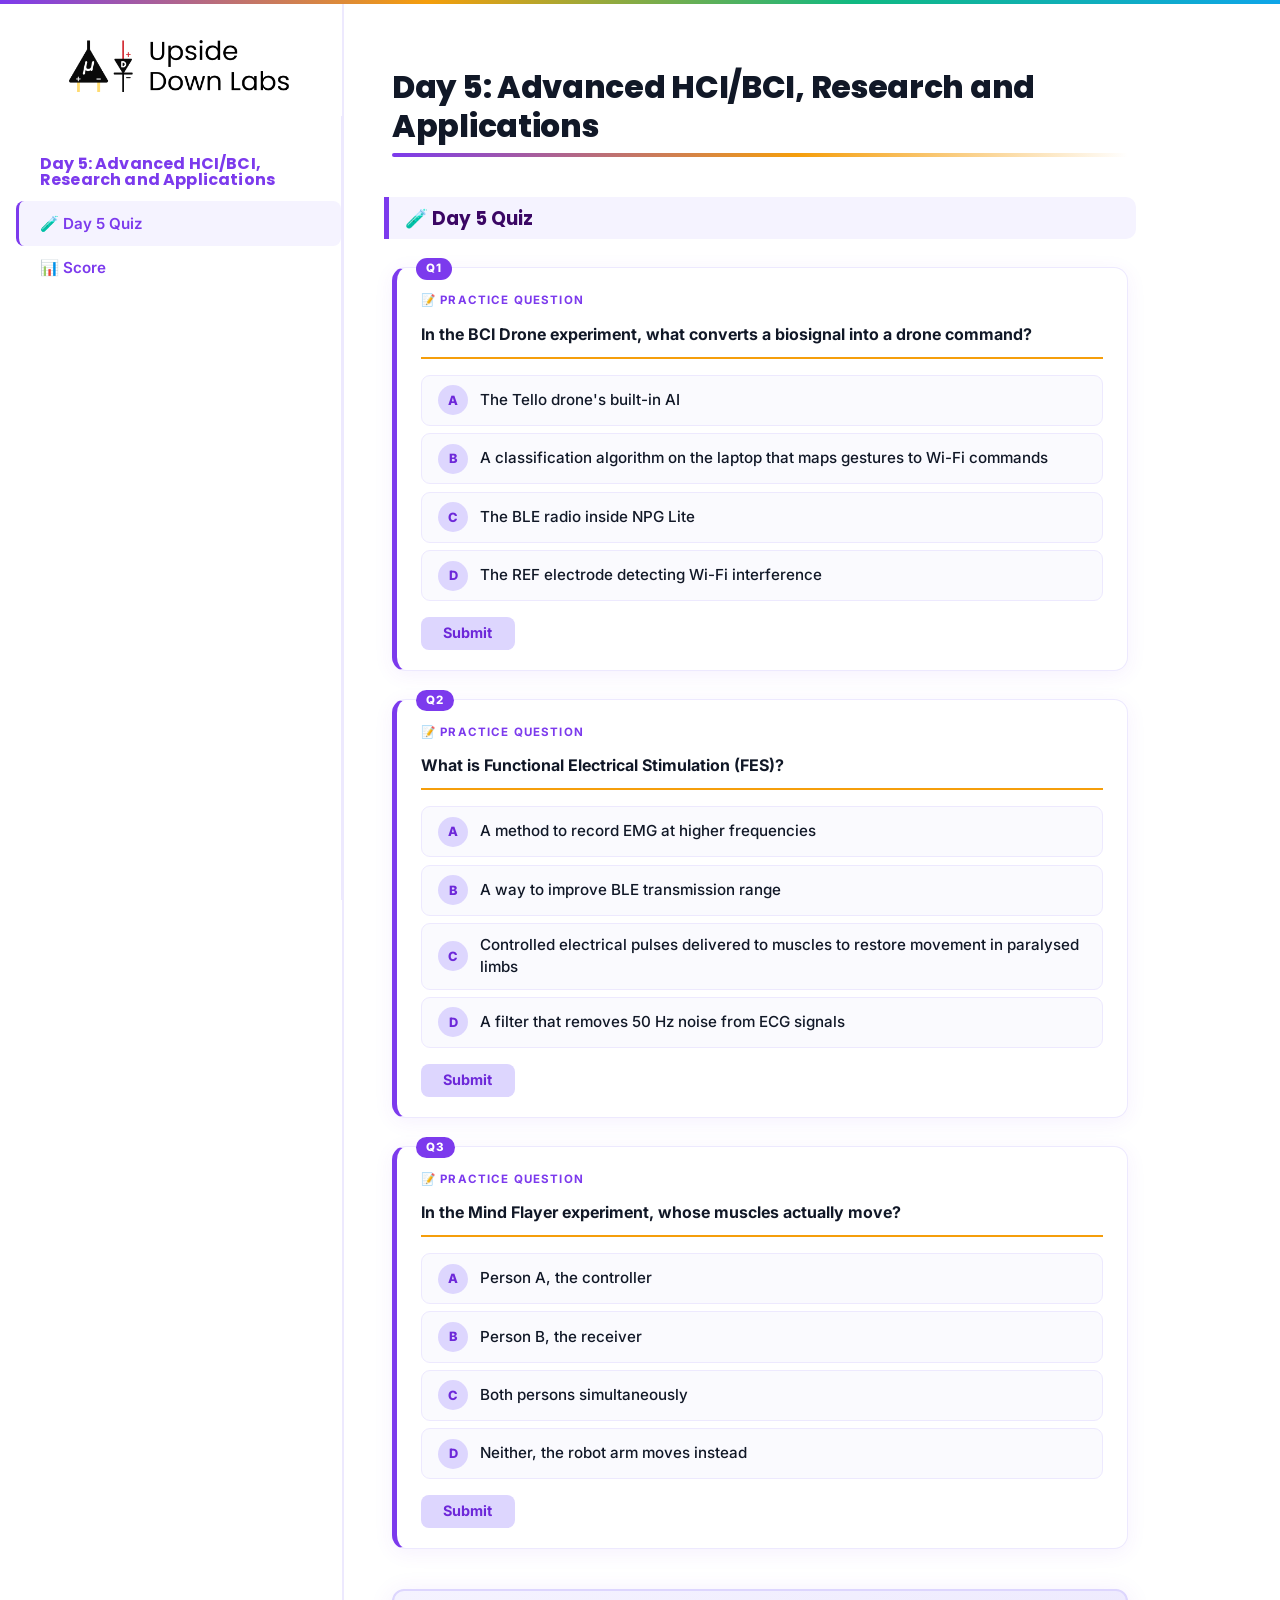
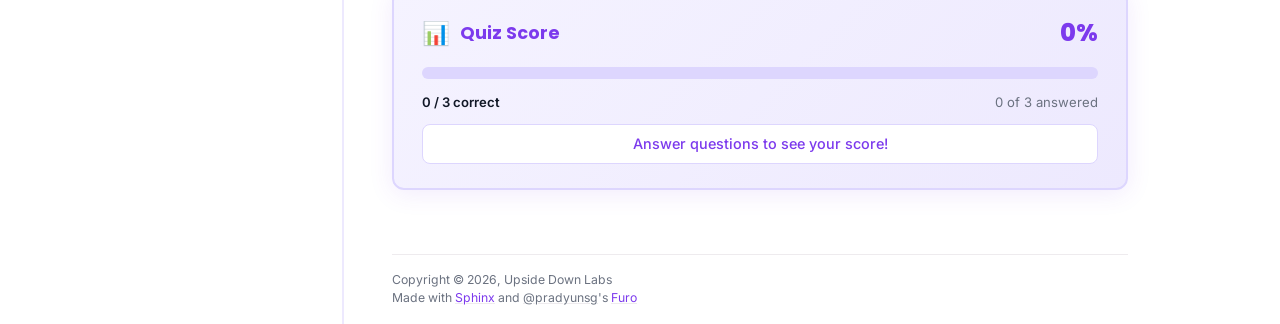
<file: docs/day5-101.html>
<!doctype html>
<html class="no-js" lang="en" data-content_root="../">
  <head><meta charset="utf-8">
    <meta name="viewport" content="width=device-width,initial-scale=1">
    <meta name="color-scheme" content="light dark"><meta name="viewport" content="width=device-width, initial-scale=1" />
<link rel="index" title="Index" href="../genindex.html"><link rel="search" title="Search" href="../search.html">
        <link rel="prefetch" href="../_static/LOGO.png" as="image">

    <link rel="shortcut icon" href="../_static/LOGO.png"><!-- Generated with Sphinx 9.1.0 and Furo 2025.12.19 -->
        <title>Day 5: Advanced HCI/BCI, Research and Applications - Upside Down Labs</title>
      <link rel="stylesheet" type="text/css" href="../_static/pygments.css?v=d111a655" />
    <link rel="stylesheet" type="text/css" href="../_static/styles/furo.css?v=7bdb33bb" />
    <link rel="stylesheet" type="text/css" href="../_static/css/udl_custom.css?v=c08afb54" />
    <link rel="stylesheet" type="text/css" href="../_static/styles/furo-extensions.css?v=8dab3a3b" />
    
    


<style>
  body {
    --color-code-background: #f2f2f2;
  --color-code-foreground: #1e1e1e;
  --color-brand-primary: #7c3aed;
  --color-brand-content: #7c3aed;
  --color-background-primary: #000000;
  --color-background-secondary: #ffffff;
  --color-foreground-primary: #111827;
  --color-foreground-secondary: #6b7280;
  --color-sidebar-background: #ffffff;
  --color-sidebar-background-border: #f3f0ff;
  --color-sidebar-brand-text: #111827;
  --color-sidebar-caption-text: #9ca3af;
  --color-sidebar-link-text: #374151;
  --color-sidebar-link-text--top-level: #111827;
  --color-sidebar-item-background--current: #f5f3ff;
  --color-sidebar-item-background--hover: #fafafa;
  --color-sidebar-search-background: #f9fafb;
  --color-sidebar-search-border-color: #d8b4fe;
  --color-sidebar-search-icon: #7c3aed;
  
  }
  @media not print {
    body[data-theme="dark"] {
      --color-code-background: #202020;
  --color-code-foreground: #d0d0d0;
  
    }
    @media (prefers-color-scheme: dark) {
      body:not([data-theme="light"]) {
        --color-code-background: #202020;
  --color-code-foreground: #d0d0d0;
  
      }
    }
  }
</style></head>
  <body>
    
    <script>
      document.body.dataset.theme = localStorage.getItem("theme") || "auto";
    </script>
    

<svg xmlns="http://www.w3.org/2000/svg" style="display: none;">
  <symbol id="svg-toc" viewBox="0 0 24 24">
    <title>Contents</title>
    <svg stroke="currentColor" fill="currentColor" stroke-width="0" viewBox="0 0 1024 1024">
      <path d="M408 442h480c4.4 0 8-3.6 8-8v-56c0-4.4-3.6-8-8-8H408c-4.4 0-8 3.6-8 8v56c0 4.4 3.6 8 8 8zm-8 204c0 4.4 3.6 8 8 8h480c4.4 0 8-3.6 8-8v-56c0-4.4-3.6-8-8-8H408c-4.4 0-8 3.6-8 8v56zm504-486H120c-4.4 0-8 3.6-8 8v56c0 4.4 3.6 8 8 8h784c4.4 0 8-3.6 8-8v-56c0-4.4-3.6-8-8-8zm0 632H120c-4.4 0-8 3.6-8 8v56c0 4.4 3.6 8 8 8h784c4.4 0 8-3.6 8-8v-56c0-4.4-3.6-8-8-8zM115.4 518.9L271.7 642c5.8 4.6 14.4.5 14.4-6.9V388.9c0-7.4-8.5-11.5-14.4-6.9L115.4 505.1a8.74 8.74 0 0 0 0 13.8z"/>
    </svg>
  </symbol>
  <symbol id="svg-menu" viewBox="0 0 24 24">
    <title>Menu</title>
    <svg xmlns="http://www.w3.org/2000/svg" viewBox="0 0 24 24" fill="none" stroke="currentColor"
      stroke-width="2" stroke-linecap="round" stroke-linejoin="round" class="feather-menu">
      <line x1="3" y1="12" x2="21" y2="12"></line>
      <line x1="3" y1="6" x2="21" y2="6"></line>
      <line x1="3" y1="18" x2="21" y2="18"></line>
    </svg>
  </symbol>
  <symbol id="svg-arrow-right" viewBox="0 0 24 24">
    <title>Expand</title>
    <svg xmlns="http://www.w3.org/2000/svg" viewBox="0 0 24 24" fill="none" stroke="currentColor"
      stroke-width="2" stroke-linecap="round" stroke-linejoin="round" class="feather-chevron-right">
      <polyline points="9 18 15 12 9 6"></polyline>
    </svg>
  </symbol>
  <symbol id="svg-sun" viewBox="0 0 24 24">
    <title>Light mode</title>
    <svg xmlns="http://www.w3.org/2000/svg" viewBox="0 0 24 24" fill="none" stroke="currentColor"
      stroke-width="1" stroke-linecap="round" stroke-linejoin="round" class="feather-sun">
      <circle cx="12" cy="12" r="5"></circle>
      <line x1="12" y1="1" x2="12" y2="3"></line>
      <line x1="12" y1="21" x2="12" y2="23"></line>
      <line x1="4.22" y1="4.22" x2="5.64" y2="5.64"></line>
      <line x1="18.36" y1="18.36" x2="19.78" y2="19.78"></line>
      <line x1="1" y1="12" x2="3" y2="12"></line>
      <line x1="21" y1="12" x2="23" y2="12"></line>
      <line x1="4.22" y1="19.78" x2="5.64" y2="18.36"></line>
      <line x1="18.36" y1="5.64" x2="19.78" y2="4.22"></line>
    </svg>
  </symbol>
  <symbol id="svg-moon" viewBox="0 0 24 24">
    <title>Dark mode</title>
    <svg xmlns="http://www.w3.org/2000/svg" viewBox="0 0 24 24" fill="none" stroke="currentColor"
      stroke-width="1" stroke-linecap="round" stroke-linejoin="round" class="icon-tabler-moon">
      <path stroke="none" d="M0 0h24v24H0z" fill="none" />
      <path d="M12 3c.132 0 .263 0 .393 0a7.5 7.5 0 0 0 7.92 12.446a9 9 0 1 1 -8.313 -12.454z" />
    </svg>
  </symbol>
  <symbol id="svg-sun-with-moon" viewBox="0 0 24 24">
    <title>Auto light/dark, in light mode</title>
    <svg xmlns="http://www.w3.org/2000/svg" viewBox="0 0 24 24" fill="none" stroke="currentColor"
      stroke-width="1" stroke-linecap="round" stroke-linejoin="round"
      class="icon-custom-derived-from-feather-sun-and-tabler-moon">
      <path style="opacity: 50%" d="M 5.411 14.504 C 5.471 14.504 5.532 14.504 5.591 14.504 C 3.639 16.319 4.383 19.569 6.931 20.352 C 7.693 20.586 8.512 20.551 9.25 20.252 C 8.023 23.207 4.056 23.725 2.11 21.184 C 0.166 18.642 1.702 14.949 4.874 14.536 C 5.051 14.512 5.231 14.5 5.411 14.5 L 5.411 14.504 Z"/>
      <line x1="14.5" y1="3.25" x2="14.5" y2="1.25"/>
      <line x1="14.5" y1="15.85" x2="14.5" y2="17.85"/>
      <line x1="10.044" y1="5.094" x2="8.63" y2="3.68"/>
      <line x1="19" y1="14.05" x2="20.414" y2="15.464"/>
      <line x1="8.2" y1="9.55" x2="6.2" y2="9.55"/>
      <line x1="20.8" y1="9.55" x2="22.8" y2="9.55"/>
      <line x1="10.044" y1="14.006" x2="8.63" y2="15.42"/>
      <line x1="19" y1="5.05" x2="20.414" y2="3.636"/>
      <circle cx="14.5" cy="9.55" r="3.6"/>
    </svg>
  </symbol>
  <symbol id="svg-moon-with-sun" viewBox="0 0 24 24">
    <title>Auto light/dark, in dark mode</title>
    <svg xmlns="http://www.w3.org/2000/svg" viewBox="0 0 24 24" fill="none" stroke="currentColor"
      stroke-width="1" stroke-linecap="round" stroke-linejoin="round"
      class="icon-custom-derived-from-feather-sun-and-tabler-moon">
      <path d="M 8.282 7.007 C 8.385 7.007 8.494 7.007 8.595 7.007 C 5.18 10.184 6.481 15.869 10.942 17.24 C 12.275 17.648 13.706 17.589 15 17.066 C 12.851 22.236 5.91 23.143 2.505 18.696 C -0.897 14.249 1.791 7.786 7.342 7.063 C 7.652 7.021 7.965 7 8.282 7 L 8.282 7.007 Z"/>
      <line style="opacity: 50%" x1="18" y1="3.705" x2="18" y2="2.5"/>
      <line style="opacity: 50%" x1="18" y1="11.295" x2="18" y2="12.5"/>
      <line style="opacity: 50%" x1="15.316" y1="4.816" x2="14.464" y2="3.964"/>
      <line style="opacity: 50%" x1="20.711" y1="10.212" x2="21.563" y2="11.063"/>
      <line style="opacity: 50%" x1="14.205" y1="7.5" x2="13.001" y2="7.5"/>
      <line style="opacity: 50%" x1="21.795" y1="7.5" x2="23" y2="7.5"/>
      <line style="opacity: 50%" x1="15.316" y1="10.184" x2="14.464" y2="11.036"/>
      <line style="opacity: 50%" x1="20.711" y1="4.789" x2="21.563" y2="3.937"/>
      <circle style="opacity: 50%" cx="18" cy="7.5" r="2.169"/>
    </svg>
  </symbol>
  <symbol id="svg-pencil" viewBox="0 0 24 24">
    <svg xmlns="http://www.w3.org/2000/svg" viewBox="0 0 24 24" fill="none" stroke="currentColor"
      stroke-width="1" stroke-linecap="round" stroke-linejoin="round" class="icon-tabler-pencil-code">
      <path d="M4 20h4l10.5 -10.5a2.828 2.828 0 1 0 -4 -4l-10.5 10.5v4" />
      <path d="M13.5 6.5l4 4" />
      <path d="M20 21l2 -2l-2 -2" />
      <path d="M17 17l-2 2l2 2" />
    </svg>
  </symbol>
  <symbol id="svg-eye" viewBox="0 0 24 24">
    <svg xmlns="http://www.w3.org/2000/svg" viewBox="0 0 24 24" fill="none" stroke="currentColor"
      stroke-width="1" stroke-linecap="round" stroke-linejoin="round" class="icon-tabler-eye-code">
      <path stroke="none" d="M0 0h24v24H0z" fill="none" />
      <path d="M10 12a2 2 0 1 0 4 0a2 2 0 0 0 -4 0" />
      <path
        d="M11.11 17.958c-3.209 -.307 -5.91 -2.293 -8.11 -5.958c2.4 -4 5.4 -6 9 -6c3.6 0 6.6 2 9 6c-.21 .352 -.427 .688 -.647 1.008" />
      <path d="M20 21l2 -2l-2 -2" />
      <path d="M17 17l-2 2l2 2" />
    </svg>
  </symbol>
</svg>

<input type="checkbox" class="sidebar-toggle" name="__navigation" id="__navigation" aria-label="Toggle site navigation sidebar">
<input type="checkbox" class="sidebar-toggle" name="__toc" id="__toc" aria-label="Toggle table of contents sidebar">
<label class="overlay sidebar-overlay" for="__navigation"></label>
<label class="overlay toc-overlay" for="__toc"></label>

<a class="skip-to-content muted-link" href="#furo-main-content">Skip to content</a>



<div class="page">
  <header class="mobile-header">
    <div class="header-left">
      <label class="nav-overlay-icon" for="__navigation">
        <span class="icon"><svg><use href="#svg-menu"></use></svg></span>
      </label>
    </div>
    <div class="header-center">
      <a href="../index.html"><div class="brand">Upside Down Labs</div></a>
    </div>
    <div class="header-right">
      <div class="theme-toggle-container theme-toggle-header">
        <button class="theme-toggle" aria-label="Toggle Light / Dark / Auto color theme">
          <svg class="theme-icon-when-auto-light"><use href="#svg-sun-with-moon"></use></svg>
          <svg class="theme-icon-when-auto-dark"><use href="#svg-moon-with-sun"></use></svg>
          <svg class="theme-icon-when-dark"><use href="#svg-moon"></use></svg>
          <svg class="theme-icon-when-light"><use href="#svg-sun"></use></svg>
        </button>
      </div>
      <label class="toc-overlay-icon toc-header-icon" for="__toc">
        <span class="icon"><svg><use href="#svg-toc"></use></svg></span>
      </label>
    </div>
  </header>
  <aside class="sidebar-drawer">
    <div class="sidebar-container">
      
      <div class="sidebar-sticky"><a class="sidebar-brand" href="../index.html">
  <div class="sidebar-logo-container">
    <img class="sidebar-logo" src="../_static/LOGO.png" alt="Logo"/>
  </div>
  
  
</a><form class="sidebar-search-container" method="get" action="../search.html" role="search">
  <input class="sidebar-search" placeholder="Search" name="q" aria-label="Search">
  <input type="hidden" name="check_keywords" value="yes">
  <input type="hidden" name="area" value="default">
</form>
<div id="searchbox"></div><div class="sidebar-scroll"><div class="sidebar-tree">
  
</div>
</div>

      </div>
      
    </div>
  </aside>
  <div class="main">
    <div class="content">
      <div class="article-container">
        <a href="#" class="back-to-top muted-link">
          <svg xmlns="http://www.w3.org/2000/svg" viewBox="0 0 24 24">
            <path d="M13 20h-2V8l-5.5 5.5-1.42-1.42L12 4.16l7.92 7.92-1.42 1.42L13 8v12z"></path>
          </svg>
          <span>Back to top</span>
        </a>
        <div class="content-icon-container">
          <div class="view-this-page">
  <a class="muted-link" href="../_sources/docs/day5-101.rst.txt" title="View this page">
    <svg><use href="#svg-eye"></use></svg>
    <span class="visually-hidden">View this page</span>
  </a>
</div>
<div class="theme-toggle-container theme-toggle-content">
            <button class="theme-toggle" aria-label="Toggle Light / Dark / Auto color theme">
              <svg class="theme-icon-when-auto-light"><use href="#svg-sun-with-moon"></use></svg>
              <svg class="theme-icon-when-auto-dark"><use href="#svg-moon-with-sun"></use></svg>
              <svg class="theme-icon-when-dark"><use href="#svg-moon"></use></svg>
              <svg class="theme-icon-when-light"><use href="#svg-sun"></use></svg>
            </button>
          </div>
          <label class="toc-overlay-icon toc-content-icon" for="__toc">
            <span class="icon"><svg><use href="#svg-toc"></use></svg></span>
          </label>
        </div>
        <article role="main" id="furo-main-content">
          <section id="day-5-advanced-hci-bci-research-and-applications">
<h1>Day 5: Advanced HCI/BCI, Research and Applications<a class="headerlink" href="#day-5-advanced-hci-bci-research-and-applications" title="Link to this heading">¶</a></h1>
<section id="day-5-quiz">
<h2>Day 5 Quiz<a class="headerlink" href="#day-5-quiz" title="Link to this heading">¶</a></h2>
<div class="udl-mcq" id="mcq-71d6f633" data-correct="1">
  <div class="udl-mcq__question">In the BCI Drone experiment, what converts a biosignal into a drone command?</div>
  <div class="udl-mcq__options">
    <div class="udl-mcq__option" data-index="0" role="radio" aria-checked="false" tabindex="0"><span class="udl-mcq__option-label">A</span><span class="udl-mcq__option-text">The Tello drone's built-in AI</span></div>
    <div class="udl-mcq__option" data-index="1" role="radio" aria-checked="false" tabindex="0"><span class="udl-mcq__option-label">B</span><span class="udl-mcq__option-text">A classification algorithm on the laptop that maps gestures to Wi-Fi commands</span></div>
    <div class="udl-mcq__option" data-index="2" role="radio" aria-checked="false" tabindex="0"><span class="udl-mcq__option-label">C</span><span class="udl-mcq__option-text">The BLE radio inside NPG Lite</span></div>
    <div class="udl-mcq__option" data-index="3" role="radio" aria-checked="false" tabindex="0"><span class="udl-mcq__option-label">D</span><span class="udl-mcq__option-text">The REF electrode detecting Wi-Fi interference</span></div>
  </div>
  <div class="udl-mcq__actions">
    <button class="udl-mcq__submit" disabled>Submit</button>
    <button class="udl-mcq__reset" style="display:none">Try Again</button>
  </div>
  <div class="udl-mcq__feedback" aria-live="polite"></div>
  <div class="udl-mcq__explanation" style="display:none"><strong>Explanation:</strong> A classification algorithm running on the laptop analyses the incoming biosignal stream and decides which gesture occurred. It then calls the drone's Python API to send the corresponding flight command over Wi-Fi.</div>
</div><div class="udl-mcq" id="mcq-5333c063" data-correct="2">
  <div class="udl-mcq__question">What is Functional Electrical Stimulation (FES)?</div>
  <div class="udl-mcq__options">
    <div class="udl-mcq__option" data-index="0" role="radio" aria-checked="false" tabindex="0"><span class="udl-mcq__option-label">A</span><span class="udl-mcq__option-text">A method to record EMG at higher frequencies</span></div>
    <div class="udl-mcq__option" data-index="1" role="radio" aria-checked="false" tabindex="0"><span class="udl-mcq__option-label">B</span><span class="udl-mcq__option-text">A way to improve BLE transmission range</span></div>
    <div class="udl-mcq__option" data-index="2" role="radio" aria-checked="false" tabindex="0"><span class="udl-mcq__option-label">C</span><span class="udl-mcq__option-text">Controlled electrical pulses delivered to muscles to restore movement in paralysed limbs</span></div>
    <div class="udl-mcq__option" data-index="3" role="radio" aria-checked="false" tabindex="0"><span class="udl-mcq__option-label">D</span><span class="udl-mcq__option-text">A filter that removes 50 Hz noise from ECG signals</span></div>
  </div>
  <div class="udl-mcq__actions">
    <button class="udl-mcq__submit" disabled>Submit</button>
    <button class="udl-mcq__reset" style="display:none">Try Again</button>
  </div>
  <div class="udl-mcq__feedback" aria-live="polite"></div>
  <div class="udl-mcq__explanation" style="display:none"><strong>Explanation:</strong> FES delivers controlled electrical pulses to muscles or nerves to produce movement in limbs that a patient cannot voluntarily control. It is used in rehabilitation for spinal cord injury patients.</div>
</div><div class="udl-mcq" id="mcq-dbc7029d" data-correct="1">
  <div class="udl-mcq__question">In the Mind Flayer experiment, whose muscles actually move?</div>
  <div class="udl-mcq__options">
    <div class="udl-mcq__option" data-index="0" role="radio" aria-checked="false" tabindex="0"><span class="udl-mcq__option-label">A</span><span class="udl-mcq__option-text">Person A, the controller</span></div>
    <div class="udl-mcq__option" data-index="1" role="radio" aria-checked="false" tabindex="0"><span class="udl-mcq__option-label">B</span><span class="udl-mcq__option-text">Person B, the receiver</span></div>
    <div class="udl-mcq__option" data-index="2" role="radio" aria-checked="false" tabindex="0"><span class="udl-mcq__option-label">C</span><span class="udl-mcq__option-text">Both persons simultaneously</span></div>
    <div class="udl-mcq__option" data-index="3" role="radio" aria-checked="false" tabindex="0"><span class="udl-mcq__option-label">D</span><span class="udl-mcq__option-text">Neither, the robot arm moves instead</span></div>
  </div>
  <div class="udl-mcq__actions">
    <button class="udl-mcq__submit" disabled>Submit</button>
    <button class="udl-mcq__reset" style="display:none">Try Again</button>
  </div>
  <div class="udl-mcq__feedback" aria-live="polite"></div>
  <div class="udl-mcq__explanation" style="display:none"><strong>Explanation:</strong> Person B (the receiver) has their muscles stimulated by the device. Their arm moves involuntarily, even if they try to resist, because the electrical stimulation directly triggers the muscle, bypassing Person B's own nervous system.</div>
</div></section>
</section>

        </article>
      </div>
      <footer>
        
        <div class="related-pages">
          
          
        </div>
        <div class="bottom-of-page">
          <div class="left-details">
            <div class="copyright">
                Copyright &#169; 2026, Upside Down Labs
            </div>
            Made with <a href="https://www.sphinx-doc.org/">Sphinx</a> and <a class="muted-link" href="https://pradyunsg.me">@pradyunsg</a>'s
            
            <a href="https://github.com/pradyunsg/furo">Furo</a>
            
          </div>
          <div class="right-details">
            
          </div>
        </div>
        
      </footer>
    </div>
    <aside class="toc-drawer">
      
      
      <div class="toc-sticky toc-scroll">
        <div class="toc-title-container">
          <span class="toc-title">
            On this page
          </span>
        </div>
        <div class="toc-tree-container">
          <div class="toc-tree">
            <ul>
<li><a class="reference internal" href="#">Day 5: Advanced HCI/BCI, Research and Applications</a><ul>
<li><a class="reference internal" href="#day-5-quiz">Day 5 Quiz</a></li>
</ul>
</li>
</ul>

          </div>
        </div>
      </div>
      
      
    </aside>
  </div>
</div><script src="../_static/documentation_options.js?v=4ebf8126"></script>
    <script src="../_static/doctools.js?v=fd6eb6e6"></script>
    <script src="../_static/sphinx_highlight.js?v=6ffebe34"></script>
    <script src="../_static/scripts/furo.js?v=46bd48cc"></script>
    <script src="../_static/js/mcq.js?v=a0b00c7d"></script>
    <script src="../_static/js/udl_ui.js?v=2d904df3"></script>
    </body>
</html>
</file>
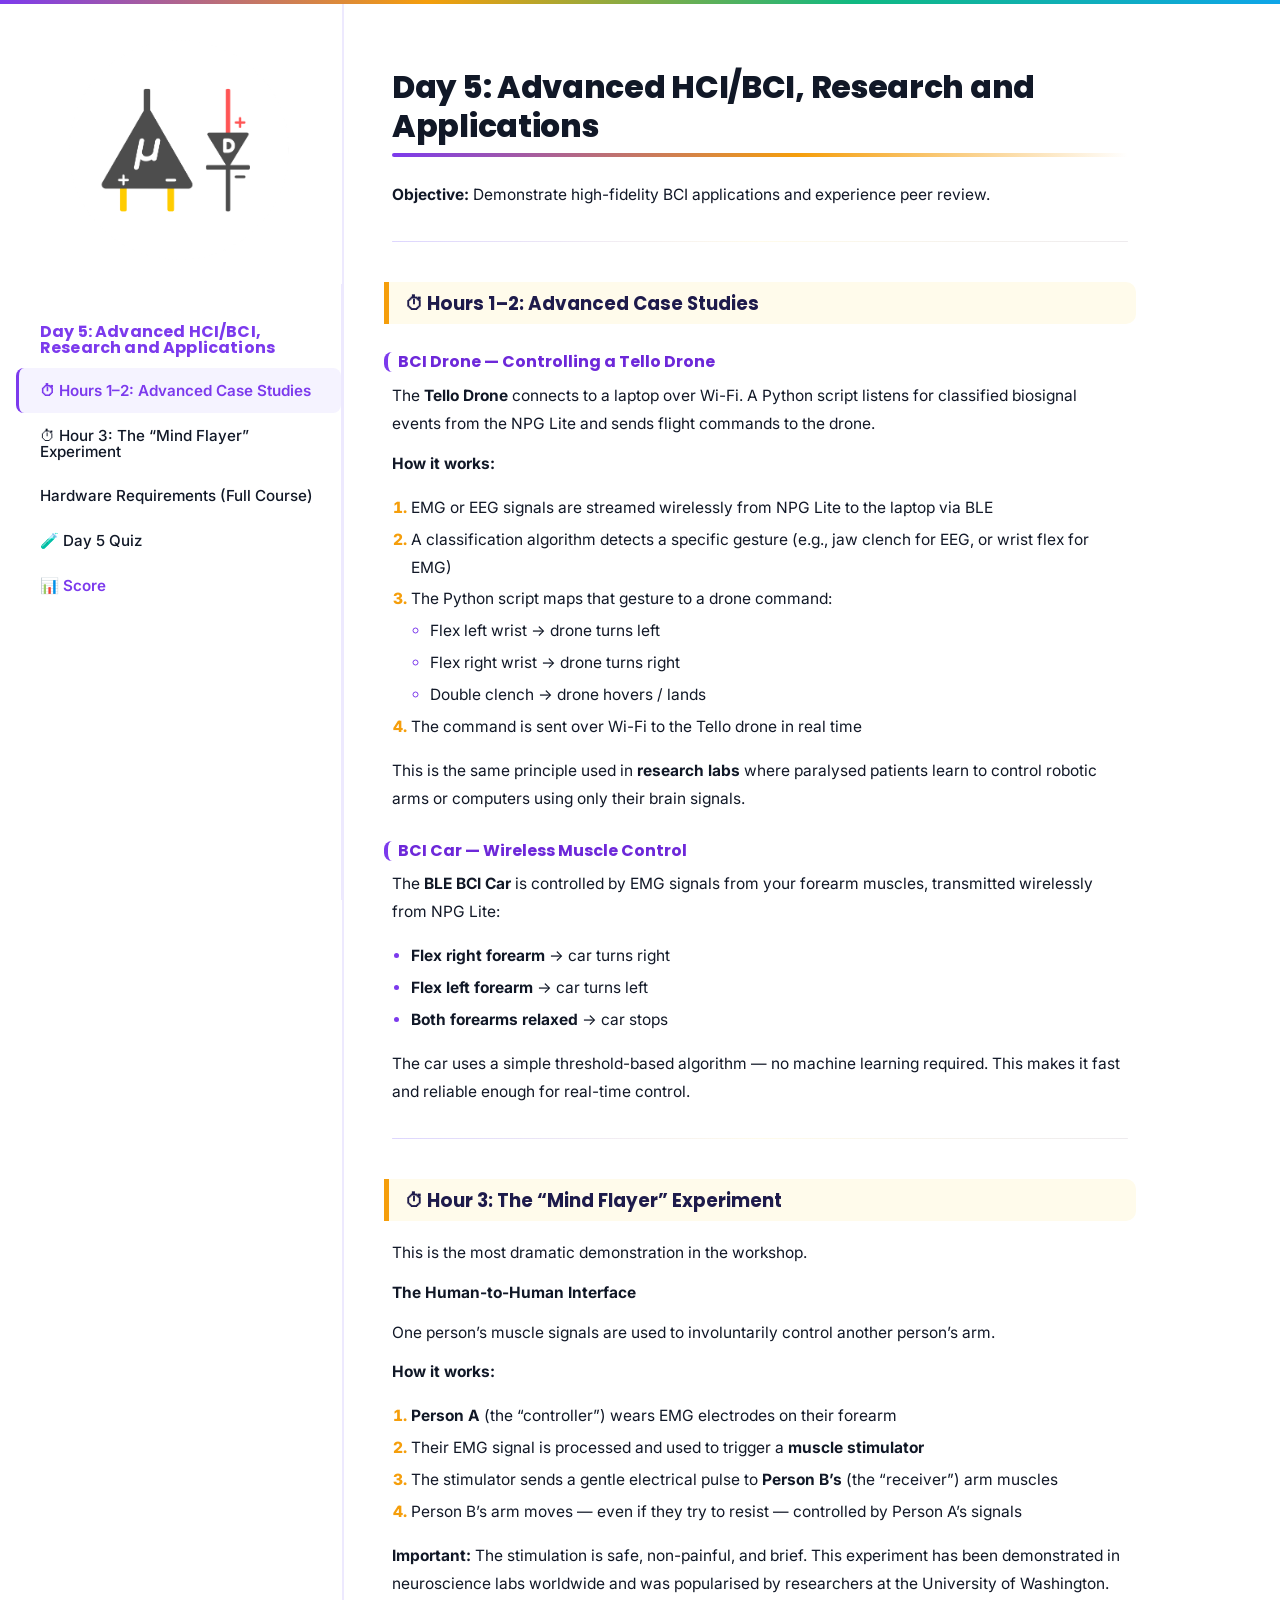
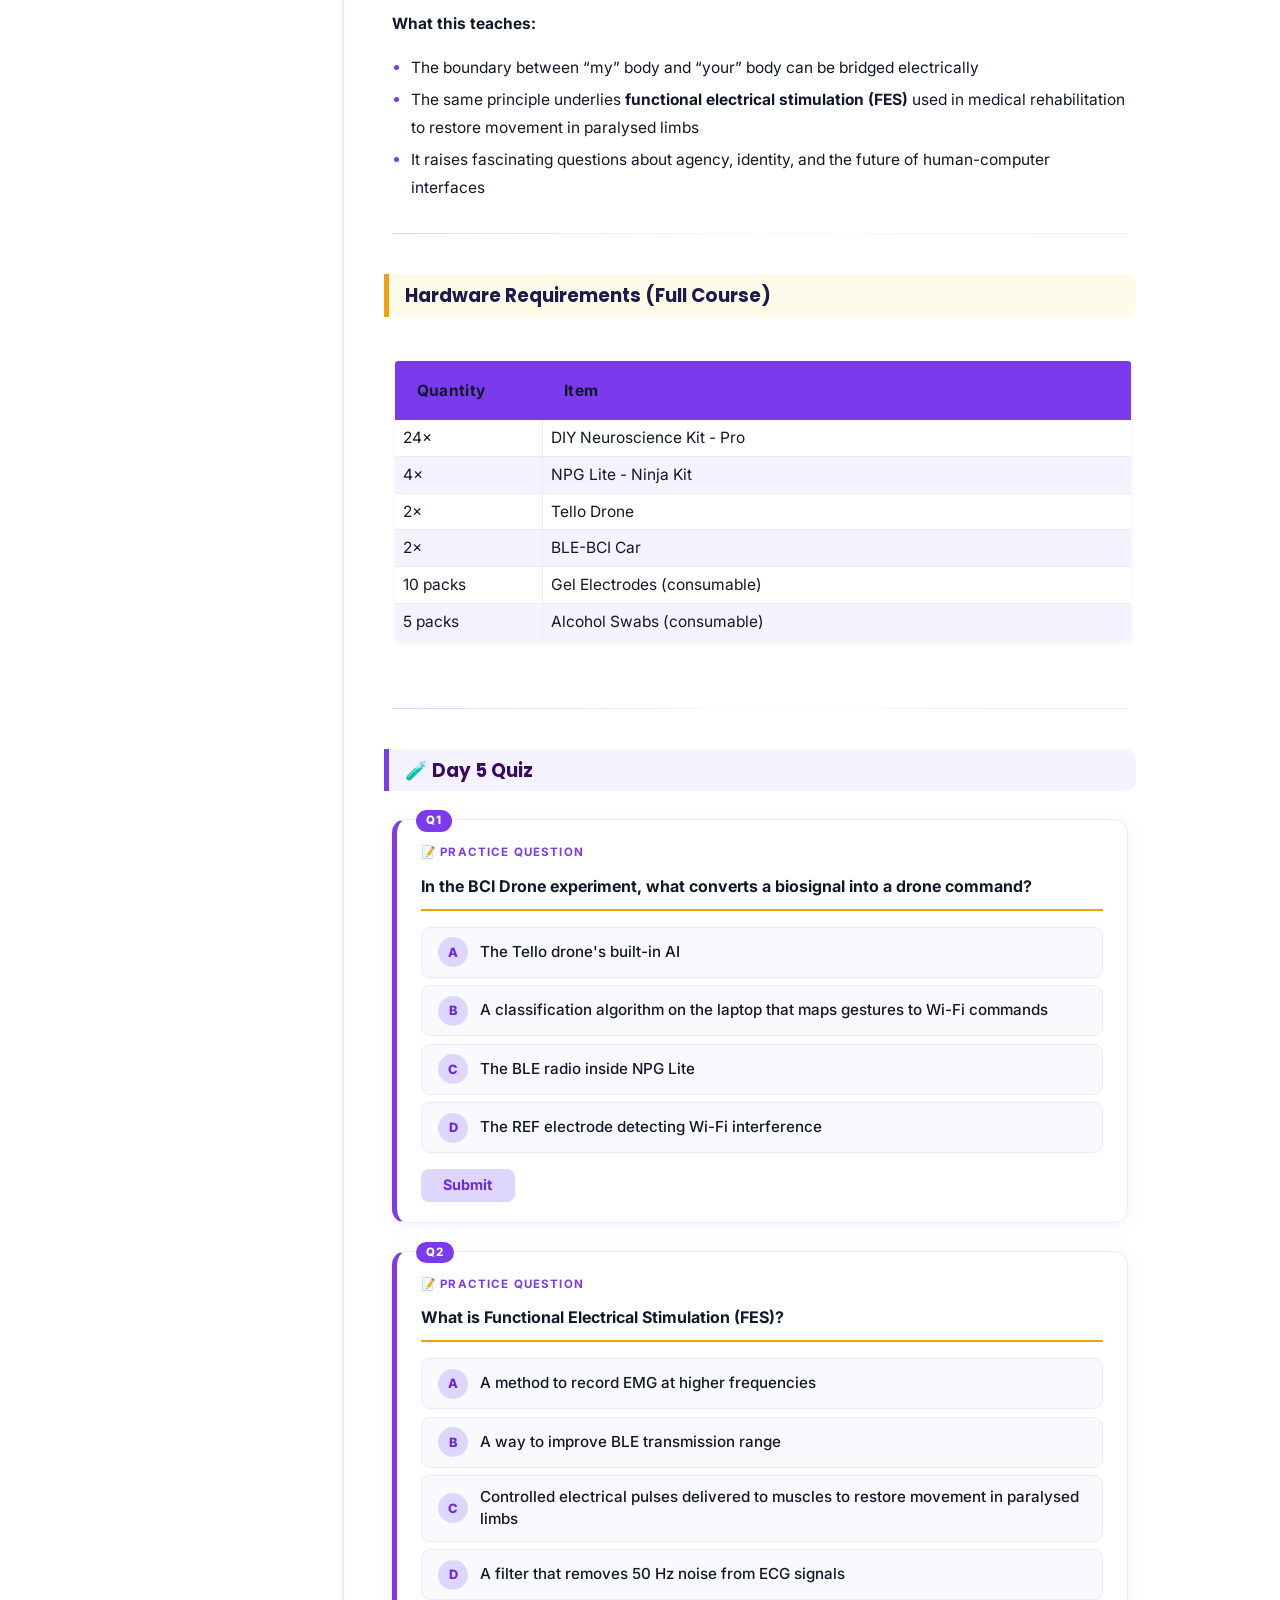
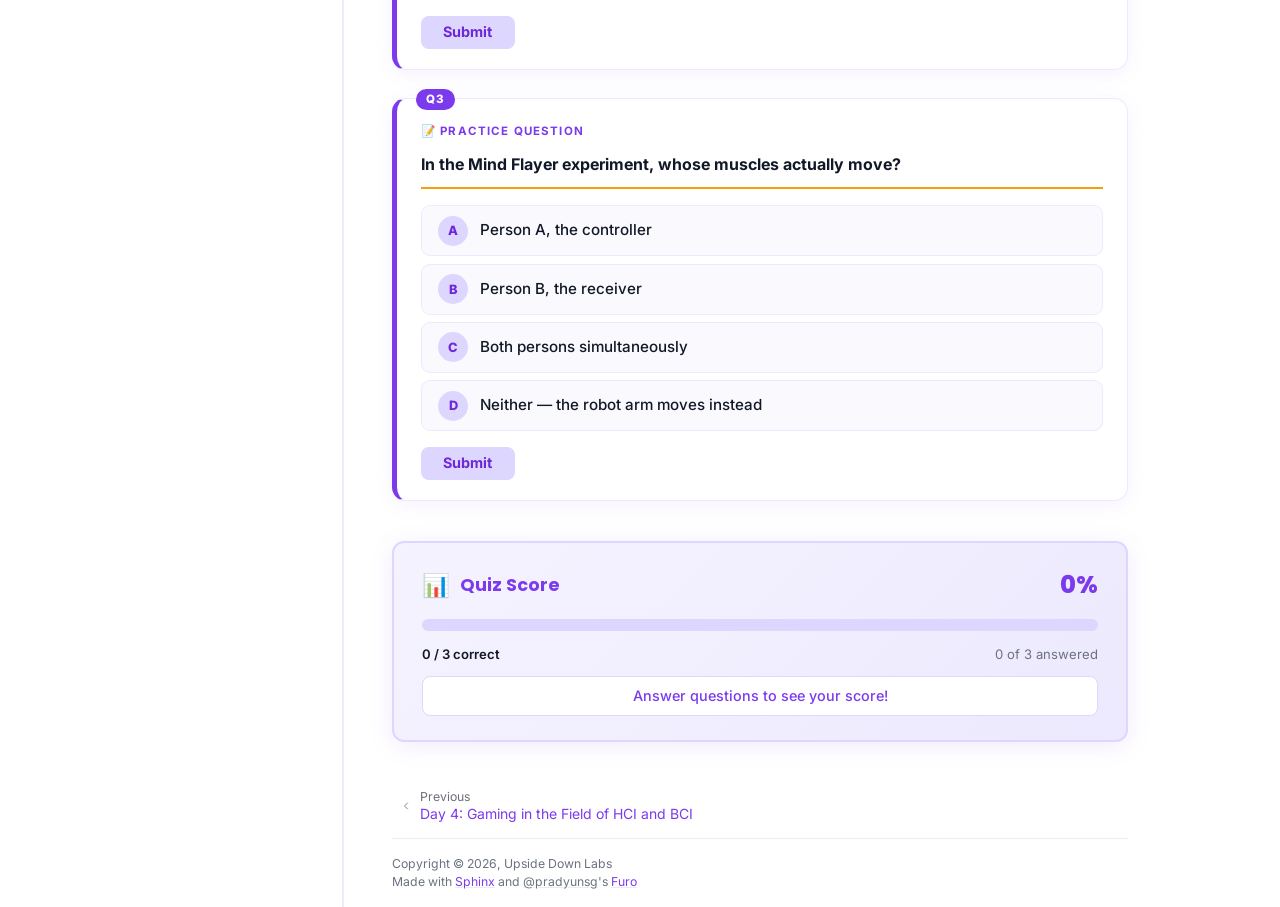
<file: docs/day5.html>
<!doctype html>
<html class="no-js" lang="en" data-content_root="../">
  <head><meta charset="utf-8">
    <meta name="viewport" content="width=device-width,initial-scale=1">
    <meta name="color-scheme" content="light dark"><meta name="viewport" content="width=device-width, initial-scale=1" />
<link rel="index" title="Index" href="../genindex.html"><link rel="search" title="Search" href="../search.html"><link rel="prev" title="Day 4: Gaming in the Field of HCI and BCI" href="day4.html">
        <link rel="prefetch" href="../_static/UDL_logo_white.png" as="image">

    <link rel="shortcut icon" href="../_static/UDL_logo_white.png"><!-- Generated with Sphinx 9.1.0 and Furo 2025.12.19 -->
        <title>Day 5: Advanced HCI/BCI, Research and Applications - Upside Down Labs</title>
      <link rel="stylesheet" type="text/css" href="../_static/pygments.css?v=d111a655" />
    <link rel="stylesheet" type="text/css" href="../_static/styles/furo.css?v=7bdb33bb" />
    <link rel="stylesheet" type="text/css" href="../_static/css/udl_custom.css?v=45bea5ae" />
    <link rel="stylesheet" type="text/css" href="../_static/styles/furo-extensions.css?v=8dab3a3b" />
    
    


<style>
  body {
    --color-code-background: #f2f2f2;
  --color-code-foreground: #1e1e1e;
  --color-brand-primary: #7c3aed;
  --color-brand-content: #7c3aed;
  --color-background-primary: #000000;
  --color-background-secondary: #ffffff;
  --color-foreground-primary: #111827;
  --color-foreground-secondary: #6b7280;
  --color-sidebar-background: #ffffff;
  --color-sidebar-background-border: #f3f0ff;
  --color-sidebar-brand-text: #111827;
  --color-sidebar-caption-text: #9ca3af;
  --color-sidebar-link-text: #374151;
  --color-sidebar-link-text--top-level: #111827;
  --color-sidebar-item-background--current: #f5f3ff;
  --color-sidebar-item-background--hover: #fafafa;
  --color-sidebar-search-background: #f9fafb;
  --color-sidebar-search-border-color: #d8b4fe;
  --color-sidebar-search-icon: #7c3aed;
  
  }
  @media not print {
    body[data-theme="dark"] {
      --color-code-background: #202020;
  --color-code-foreground: #d0d0d0;
  
    }
    @media (prefers-color-scheme: dark) {
      body:not([data-theme="light"]) {
        --color-code-background: #202020;
  --color-code-foreground: #d0d0d0;
  
      }
    }
  }
</style></head>
  <body>
    
    <script>
      document.body.dataset.theme = localStorage.getItem("theme") || "auto";
    </script>
    

<svg xmlns="http://www.w3.org/2000/svg" style="display: none;">
  <symbol id="svg-toc" viewBox="0 0 24 24">
    <title>Contents</title>
    <svg stroke="currentColor" fill="currentColor" stroke-width="0" viewBox="0 0 1024 1024">
      <path d="M408 442h480c4.4 0 8-3.6 8-8v-56c0-4.4-3.6-8-8-8H408c-4.4 0-8 3.6-8 8v56c0 4.4 3.6 8 8 8zm-8 204c0 4.4 3.6 8 8 8h480c4.4 0 8-3.6 8-8v-56c0-4.4-3.6-8-8-8H408c-4.4 0-8 3.6-8 8v56zm504-486H120c-4.4 0-8 3.6-8 8v56c0 4.4 3.6 8 8 8h784c4.4 0 8-3.6 8-8v-56c0-4.4-3.6-8-8-8zm0 632H120c-4.4 0-8 3.6-8 8v56c0 4.4 3.6 8 8 8h784c4.4 0 8-3.6 8-8v-56c0-4.4-3.6-8-8-8zM115.4 518.9L271.7 642c5.8 4.6 14.4.5 14.4-6.9V388.9c0-7.4-8.5-11.5-14.4-6.9L115.4 505.1a8.74 8.74 0 0 0 0 13.8z"/>
    </svg>
  </symbol>
  <symbol id="svg-menu" viewBox="0 0 24 24">
    <title>Menu</title>
    <svg xmlns="http://www.w3.org/2000/svg" viewBox="0 0 24 24" fill="none" stroke="currentColor"
      stroke-width="2" stroke-linecap="round" stroke-linejoin="round" class="feather-menu">
      <line x1="3" y1="12" x2="21" y2="12"></line>
      <line x1="3" y1="6" x2="21" y2="6"></line>
      <line x1="3" y1="18" x2="21" y2="18"></line>
    </svg>
  </symbol>
  <symbol id="svg-arrow-right" viewBox="0 0 24 24">
    <title>Expand</title>
    <svg xmlns="http://www.w3.org/2000/svg" viewBox="0 0 24 24" fill="none" stroke="currentColor"
      stroke-width="2" stroke-linecap="round" stroke-linejoin="round" class="feather-chevron-right">
      <polyline points="9 18 15 12 9 6"></polyline>
    </svg>
  </symbol>
  <symbol id="svg-sun" viewBox="0 0 24 24">
    <title>Light mode</title>
    <svg xmlns="http://www.w3.org/2000/svg" viewBox="0 0 24 24" fill="none" stroke="currentColor"
      stroke-width="1" stroke-linecap="round" stroke-linejoin="round" class="feather-sun">
      <circle cx="12" cy="12" r="5"></circle>
      <line x1="12" y1="1" x2="12" y2="3"></line>
      <line x1="12" y1="21" x2="12" y2="23"></line>
      <line x1="4.22" y1="4.22" x2="5.64" y2="5.64"></line>
      <line x1="18.36" y1="18.36" x2="19.78" y2="19.78"></line>
      <line x1="1" y1="12" x2="3" y2="12"></line>
      <line x1="21" y1="12" x2="23" y2="12"></line>
      <line x1="4.22" y1="19.78" x2="5.64" y2="18.36"></line>
      <line x1="18.36" y1="5.64" x2="19.78" y2="4.22"></line>
    </svg>
  </symbol>
  <symbol id="svg-moon" viewBox="0 0 24 24">
    <title>Dark mode</title>
    <svg xmlns="http://www.w3.org/2000/svg" viewBox="0 0 24 24" fill="none" stroke="currentColor"
      stroke-width="1" stroke-linecap="round" stroke-linejoin="round" class="icon-tabler-moon">
      <path stroke="none" d="M0 0h24v24H0z" fill="none" />
      <path d="M12 3c.132 0 .263 0 .393 0a7.5 7.5 0 0 0 7.92 12.446a9 9 0 1 1 -8.313 -12.454z" />
    </svg>
  </symbol>
  <symbol id="svg-sun-with-moon" viewBox="0 0 24 24">
    <title>Auto light/dark, in light mode</title>
    <svg xmlns="http://www.w3.org/2000/svg" viewBox="0 0 24 24" fill="none" stroke="currentColor"
      stroke-width="1" stroke-linecap="round" stroke-linejoin="round"
      class="icon-custom-derived-from-feather-sun-and-tabler-moon">
      <path style="opacity: 50%" d="M 5.411 14.504 C 5.471 14.504 5.532 14.504 5.591 14.504 C 3.639 16.319 4.383 19.569 6.931 20.352 C 7.693 20.586 8.512 20.551 9.25 20.252 C 8.023 23.207 4.056 23.725 2.11 21.184 C 0.166 18.642 1.702 14.949 4.874 14.536 C 5.051 14.512 5.231 14.5 5.411 14.5 L 5.411 14.504 Z"/>
      <line x1="14.5" y1="3.25" x2="14.5" y2="1.25"/>
      <line x1="14.5" y1="15.85" x2="14.5" y2="17.85"/>
      <line x1="10.044" y1="5.094" x2="8.63" y2="3.68"/>
      <line x1="19" y1="14.05" x2="20.414" y2="15.464"/>
      <line x1="8.2" y1="9.55" x2="6.2" y2="9.55"/>
      <line x1="20.8" y1="9.55" x2="22.8" y2="9.55"/>
      <line x1="10.044" y1="14.006" x2="8.63" y2="15.42"/>
      <line x1="19" y1="5.05" x2="20.414" y2="3.636"/>
      <circle cx="14.5" cy="9.55" r="3.6"/>
    </svg>
  </symbol>
  <symbol id="svg-moon-with-sun" viewBox="0 0 24 24">
    <title>Auto light/dark, in dark mode</title>
    <svg xmlns="http://www.w3.org/2000/svg" viewBox="0 0 24 24" fill="none" stroke="currentColor"
      stroke-width="1" stroke-linecap="round" stroke-linejoin="round"
      class="icon-custom-derived-from-feather-sun-and-tabler-moon">
      <path d="M 8.282 7.007 C 8.385 7.007 8.494 7.007 8.595 7.007 C 5.18 10.184 6.481 15.869 10.942 17.24 C 12.275 17.648 13.706 17.589 15 17.066 C 12.851 22.236 5.91 23.143 2.505 18.696 C -0.897 14.249 1.791 7.786 7.342 7.063 C 7.652 7.021 7.965 7 8.282 7 L 8.282 7.007 Z"/>
      <line style="opacity: 50%" x1="18" y1="3.705" x2="18" y2="2.5"/>
      <line style="opacity: 50%" x1="18" y1="11.295" x2="18" y2="12.5"/>
      <line style="opacity: 50%" x1="15.316" y1="4.816" x2="14.464" y2="3.964"/>
      <line style="opacity: 50%" x1="20.711" y1="10.212" x2="21.563" y2="11.063"/>
      <line style="opacity: 50%" x1="14.205" y1="7.5" x2="13.001" y2="7.5"/>
      <line style="opacity: 50%" x1="21.795" y1="7.5" x2="23" y2="7.5"/>
      <line style="opacity: 50%" x1="15.316" y1="10.184" x2="14.464" y2="11.036"/>
      <line style="opacity: 50%" x1="20.711" y1="4.789" x2="21.563" y2="3.937"/>
      <circle style="opacity: 50%" cx="18" cy="7.5" r="2.169"/>
    </svg>
  </symbol>
  <symbol id="svg-pencil" viewBox="0 0 24 24">
    <svg xmlns="http://www.w3.org/2000/svg" viewBox="0 0 24 24" fill="none" stroke="currentColor"
      stroke-width="1" stroke-linecap="round" stroke-linejoin="round" class="icon-tabler-pencil-code">
      <path d="M4 20h4l10.5 -10.5a2.828 2.828 0 1 0 -4 -4l-10.5 10.5v4" />
      <path d="M13.5 6.5l4 4" />
      <path d="M20 21l2 -2l-2 -2" />
      <path d="M17 17l-2 2l2 2" />
    </svg>
  </symbol>
  <symbol id="svg-eye" viewBox="0 0 24 24">
    <svg xmlns="http://www.w3.org/2000/svg" viewBox="0 0 24 24" fill="none" stroke="currentColor"
      stroke-width="1" stroke-linecap="round" stroke-linejoin="round" class="icon-tabler-eye-code">
      <path stroke="none" d="M0 0h24v24H0z" fill="none" />
      <path d="M10 12a2 2 0 1 0 4 0a2 2 0 0 0 -4 0" />
      <path
        d="M11.11 17.958c-3.209 -.307 -5.91 -2.293 -8.11 -5.958c2.4 -4 5.4 -6 9 -6c3.6 0 6.6 2 9 6c-.21 .352 -.427 .688 -.647 1.008" />
      <path d="M20 21l2 -2l-2 -2" />
      <path d="M17 17l-2 2l2 2" />
    </svg>
  </symbol>
</svg>

<input type="checkbox" class="sidebar-toggle" name="__navigation" id="__navigation" aria-label="Toggle site navigation sidebar">
<input type="checkbox" class="sidebar-toggle" name="__toc" id="__toc" aria-label="Toggle table of contents sidebar">
<label class="overlay sidebar-overlay" for="__navigation"></label>
<label class="overlay toc-overlay" for="__toc"></label>

<a class="skip-to-content muted-link" href="#furo-main-content">Skip to content</a>



<div class="page">
  <header class="mobile-header">
    <div class="header-left">
      <label class="nav-overlay-icon" for="__navigation">
        <span class="icon"><svg><use href="#svg-menu"></use></svg></span>
      </label>
    </div>
    <div class="header-center">
      <a href="../index.html"><div class="brand">Upside Down Labs</div></a>
    </div>
    <div class="header-right">
      <div class="theme-toggle-container theme-toggle-header">
        <button class="theme-toggle" aria-label="Toggle Light / Dark / Auto color theme">
          <svg class="theme-icon-when-auto-light"><use href="#svg-sun-with-moon"></use></svg>
          <svg class="theme-icon-when-auto-dark"><use href="#svg-moon-with-sun"></use></svg>
          <svg class="theme-icon-when-dark"><use href="#svg-moon"></use></svg>
          <svg class="theme-icon-when-light"><use href="#svg-sun"></use></svg>
        </button>
      </div>
      <label class="toc-overlay-icon toc-header-icon" for="__toc">
        <span class="icon"><svg><use href="#svg-toc"></use></svg></span>
      </label>
    </div>
  </header>
  <aside class="sidebar-drawer">
    <div class="sidebar-container">
      
      <div class="sidebar-sticky"><a class="sidebar-brand" href="../index.html">
  <div class="sidebar-logo-container">
    <img class="sidebar-logo" src="../_static/UDL_logo_white.png" alt="Logo"/>
  </div>
  
  
</a><form class="sidebar-search-container" method="get" action="../search.html" role="search">
  <input class="sidebar-search" placeholder="Search" name="q" aria-label="Search">
  <input type="hidden" name="check_keywords" value="yes">
  <input type="hidden" name="area" value="default">
</form>
<div id="searchbox"></div><div class="sidebar-scroll"><div class="sidebar-tree">
  <ul class="current">
<li class="toctree-l1"><a class="reference internal" href="day1.html">Day 1: Introduction to Neuroscience and Arduino IDE</a></li>
<li class="toctree-l1"><a class="reference internal" href="day2.html">Day 2: Visualizing the Body (EMG &amp; ECG)</a></li>
<li class="toctree-l1"><a class="reference internal" href="day3.html">Day 3: The Power of Sight &amp; Mind (EOG &amp; EEG)</a></li>
<li class="toctree-l1"><a class="reference internal" href="day4.html">Day 4: Gaming in the Field of HCI and BCI</a></li>
<li class="toctree-l1 current current-page"><a class="current reference internal" href="#">Day 5: Advanced HCI/BCI, Research and Applications</a></li>
</ul>

</div>
</div>

      </div>
      
    </div>
  </aside>
  <div class="main">
    <div class="content">
      <div class="article-container">
        <a href="#" class="back-to-top muted-link">
          <svg xmlns="http://www.w3.org/2000/svg" viewBox="0 0 24 24">
            <path d="M13 20h-2V8l-5.5 5.5-1.42-1.42L12 4.16l7.92 7.92-1.42 1.42L13 8v12z"></path>
          </svg>
          <span>Back to top</span>
        </a>
        <div class="content-icon-container">
          <div class="view-this-page">
  <a class="muted-link" href="../_sources/docs/day5.rst.txt" title="View this page">
    <svg><use href="#svg-eye"></use></svg>
    <span class="visually-hidden">View this page</span>
  </a>
</div>
<div class="theme-toggle-container theme-toggle-content">
            <button class="theme-toggle" aria-label="Toggle Light / Dark / Auto color theme">
              <svg class="theme-icon-when-auto-light"><use href="#svg-sun-with-moon"></use></svg>
              <svg class="theme-icon-when-auto-dark"><use href="#svg-moon-with-sun"></use></svg>
              <svg class="theme-icon-when-dark"><use href="#svg-moon"></use></svg>
              <svg class="theme-icon-when-light"><use href="#svg-sun"></use></svg>
            </button>
          </div>
          <label class="toc-overlay-icon toc-content-icon" for="__toc">
            <span class="icon"><svg><use href="#svg-toc"></use></svg></span>
          </label>
        </div>
        <article role="main" id="furo-main-content">
          <section id="day-5-advanced-hci-bci-research-and-applications">
<h1>Day 5: Advanced HCI/BCI, Research and Applications<a class="headerlink" href="#day-5-advanced-hci-bci-research-and-applications" title="Link to this heading">¶</a></h1>
<p><strong>Objective:</strong> Demonstrate high-fidelity BCI applications and experience peer review.</p>
<hr class="docutils" />
<section id="hours-12-advanced-case-studies">
<h2>Hours 1–2: Advanced Case Studies<a class="headerlink" href="#hours-12-advanced-case-studies" title="Link to this heading">¶</a></h2>
<section id="bci-drone-controlling-a-tello-drone">
<h3>BCI Drone — Controlling a Tello Drone<a class="headerlink" href="#bci-drone-controlling-a-tello-drone" title="Link to this heading">¶</a></h3>
<p>The <strong>Tello Drone</strong> connects to a laptop over Wi-Fi. A Python script listens for
classified biosignal events from the NPG Lite and sends flight commands to the drone.</p>
<p><strong>How it works:</strong></p>
<ol class="arabic simple">
<li><p>EMG or EEG signals are streamed wirelessly from NPG Lite to the laptop via BLE</p></li>
<li><p>A classification algorithm detects a specific gesture (e.g., jaw clench for EEG,
or wrist flex for EMG)</p></li>
<li><p>The Python script maps that gesture to a drone command:</p>
<ul class="simple">
<li><p>Flex left wrist → drone turns left</p></li>
<li><p>Flex right wrist → drone turns right</p></li>
<li><p>Double clench → drone hovers / lands</p></li>
</ul>
</li>
<li><p>The command is sent over Wi-Fi to the Tello drone in real time</p></li>
</ol>
<p>This is the same principle used in <strong>research labs</strong> where paralysed patients learn
to control robotic arms or computers using only their brain signals.</p>
</section>
<section id="bci-car-wireless-muscle-control">
<h3>BCI Car — Wireless Muscle Control<a class="headerlink" href="#bci-car-wireless-muscle-control" title="Link to this heading">¶</a></h3>
<p>The <strong>BLE BCI Car</strong> is controlled by EMG signals from your forearm muscles, transmitted
wirelessly from NPG Lite:</p>
<ul class="simple">
<li><p><strong>Flex right forearm</strong> → car turns right</p></li>
<li><p><strong>Flex left forearm</strong> → car turns left</p></li>
<li><p><strong>Both forearms relaxed</strong> → car stops</p></li>
</ul>
<p>The car uses a simple threshold-based algorithm — no machine learning required. This
makes it fast and reliable enough for real-time control.</p>
</section>
</section>
<hr class="docutils" />
<section id="hour-3-the-mind-flayer-experiment">
<h2>Hour 3: The “Mind Flayer” Experiment<a class="headerlink" href="#hour-3-the-mind-flayer-experiment" title="Link to this heading">¶</a></h2>
<p>This is the most dramatic demonstration in the workshop.</p>
<p><strong>The Human-to-Human Interface</strong></p>
<p>One person’s muscle signals are used to involuntarily control another person’s arm.</p>
<p><strong>How it works:</strong></p>
<ol class="arabic simple">
<li><p><strong>Person A</strong> (the “controller”) wears EMG electrodes on their forearm</p></li>
<li><p>Their EMG signal is processed and used to trigger a <strong>muscle stimulator</strong></p></li>
<li><p>The stimulator sends a gentle electrical pulse to <strong>Person B’s</strong> (the “receiver”)
arm muscles</p></li>
<li><p>Person B’s arm moves — even if they try to resist — controlled by Person A’s signals</p></li>
</ol>
<p><strong>Important:</strong> The stimulation is safe, non-painful, and brief. This experiment has been
demonstrated in neuroscience labs worldwide and was popularised by researchers at the
University of Washington.</p>
<p><strong>What this teaches:</strong></p>
<ul class="simple">
<li><p>The boundary between “my” body and “your” body can be bridged electrically</p></li>
<li><p>The same principle underlies <strong>functional electrical stimulation (FES)</strong> used in
medical rehabilitation to restore movement in paralysed limbs</p></li>
<li><p>It raises fascinating questions about agency, identity, and the future of
human-computer interfaces</p></li>
</ul>
</section>
<hr class="docutils" />
<section id="hardware-requirements-full-course">
<h2>Hardware Requirements (Full Course)<a class="headerlink" href="#hardware-requirements-full-course" title="Link to this heading">¶</a></h2>
<div class="table-wrapper colwidths-given docutils container">
<table class="docutils align-default">
<colgroup>
<col style="width: 20.0%" />
<col style="width: 80.0%" />
</colgroup>
<thead>
<tr class="row-odd"><th class="head"><p>Quantity</p></th>
<th class="head"><p>Item</p></th>
</tr>
</thead>
<tbody>
<tr class="row-even"><td><p>24×</p></td>
<td><p>DIY Neuroscience Kit - Pro</p></td>
</tr>
<tr class="row-odd"><td><p>4×</p></td>
<td><p>NPG Lite - Ninja Kit</p></td>
</tr>
<tr class="row-even"><td><p>2×</p></td>
<td><p>Tello Drone</p></td>
</tr>
<tr class="row-odd"><td><p>2×</p></td>
<td><p>BLE-BCI Car</p></td>
</tr>
<tr class="row-even"><td><p>10 packs</p></td>
<td><p>Gel Electrodes (consumable)</p></td>
</tr>
<tr class="row-odd"><td><p>5 packs</p></td>
<td><p>Alcohol Swabs (consumable)</p></td>
</tr>
</tbody>
</table>
</div>
</section>
<hr class="docutils" />
<section id="day-5-quiz">
<h2>Day 5 Quiz<a class="headerlink" href="#day-5-quiz" title="Link to this heading">¶</a></h2>
<div class="udl-mcq" id="mcq-dd166042" data-correct="1">
  <div class="udl-mcq__question">In the BCI Drone experiment, what converts a biosignal into a drone command?</div>
  <div class="udl-mcq__options">
    <div class="udl-mcq__option" data-index="0" role="radio" aria-checked="false" tabindex="0"><span class="udl-mcq__option-label">A</span><span class="udl-mcq__option-text">The Tello drone's built-in AI</span></div>
    <div class="udl-mcq__option" data-index="1" role="radio" aria-checked="false" tabindex="0"><span class="udl-mcq__option-label">B</span><span class="udl-mcq__option-text">A classification algorithm on the laptop that maps gestures to Wi-Fi commands</span></div>
    <div class="udl-mcq__option" data-index="2" role="radio" aria-checked="false" tabindex="0"><span class="udl-mcq__option-label">C</span><span class="udl-mcq__option-text">The BLE radio inside NPG Lite</span></div>
    <div class="udl-mcq__option" data-index="3" role="radio" aria-checked="false" tabindex="0"><span class="udl-mcq__option-label">D</span><span class="udl-mcq__option-text">The REF electrode detecting Wi-Fi interference</span></div>
  </div>
  <div class="udl-mcq__actions">
    <button class="udl-mcq__submit" disabled>Submit</button>
    <button class="udl-mcq__reset" style="display:none">Try Again</button>
  </div>
  <div class="udl-mcq__feedback" aria-live="polite"></div>
  <div class="udl-mcq__explanation" style="display:none"><strong>Explanation:</strong> A classification algorithm running on the laptop analyses the incoming biosignal stream and decides which gesture occurred. It then calls the drone's Python API to send the corresponding flight command over Wi-Fi.</div>
</div><div class="udl-mcq" id="mcq-06da124b" data-correct="2">
  <div class="udl-mcq__question">What is Functional Electrical Stimulation (FES)?</div>
  <div class="udl-mcq__options">
    <div class="udl-mcq__option" data-index="0" role="radio" aria-checked="false" tabindex="0"><span class="udl-mcq__option-label">A</span><span class="udl-mcq__option-text">A method to record EMG at higher frequencies</span></div>
    <div class="udl-mcq__option" data-index="1" role="radio" aria-checked="false" tabindex="0"><span class="udl-mcq__option-label">B</span><span class="udl-mcq__option-text">A way to improve BLE transmission range</span></div>
    <div class="udl-mcq__option" data-index="2" role="radio" aria-checked="false" tabindex="0"><span class="udl-mcq__option-label">C</span><span class="udl-mcq__option-text">Controlled electrical pulses delivered to muscles to restore movement in paralysed limbs</span></div>
    <div class="udl-mcq__option" data-index="3" role="radio" aria-checked="false" tabindex="0"><span class="udl-mcq__option-label">D</span><span class="udl-mcq__option-text">A filter that removes 50 Hz noise from ECG signals</span></div>
  </div>
  <div class="udl-mcq__actions">
    <button class="udl-mcq__submit" disabled>Submit</button>
    <button class="udl-mcq__reset" style="display:none">Try Again</button>
  </div>
  <div class="udl-mcq__feedback" aria-live="polite"></div>
  <div class="udl-mcq__explanation" style="display:none"><strong>Explanation:</strong> FES delivers controlled electrical pulses to muscles or nerves to produce movement in limbs that a patient cannot voluntarily control. It is used in rehabilitation for spinal cord injury patients.</div>
</div><div class="udl-mcq" id="mcq-596eaa1d" data-correct="1">
  <div class="udl-mcq__question">In the Mind Flayer experiment, whose muscles actually move?</div>
  <div class="udl-mcq__options">
    <div class="udl-mcq__option" data-index="0" role="radio" aria-checked="false" tabindex="0"><span class="udl-mcq__option-label">A</span><span class="udl-mcq__option-text">Person A, the controller</span></div>
    <div class="udl-mcq__option" data-index="1" role="radio" aria-checked="false" tabindex="0"><span class="udl-mcq__option-label">B</span><span class="udl-mcq__option-text">Person B, the receiver</span></div>
    <div class="udl-mcq__option" data-index="2" role="radio" aria-checked="false" tabindex="0"><span class="udl-mcq__option-label">C</span><span class="udl-mcq__option-text">Both persons simultaneously</span></div>
    <div class="udl-mcq__option" data-index="3" role="radio" aria-checked="false" tabindex="0"><span class="udl-mcq__option-label">D</span><span class="udl-mcq__option-text">Neither — the robot arm moves instead</span></div>
  </div>
  <div class="udl-mcq__actions">
    <button class="udl-mcq__submit" disabled>Submit</button>
    <button class="udl-mcq__reset" style="display:none">Try Again</button>
  </div>
  <div class="udl-mcq__feedback" aria-live="polite"></div>
  <div class="udl-mcq__explanation" style="display:none"><strong>Explanation:</strong> Person B (the receiver) has their muscles stimulated by the device. Their arm moves involuntarily — even if they try to resist — because the electrical stimulation directly triggers the muscle, bypassing Person B's own nervous system.</div>
</div></section>
</section>

        </article>
      </div>
      <footer>
        
        <div class="related-pages">
          
          <a class="prev-page" href="day4.html">
              <svg class="furo-related-icon"><use href="#svg-arrow-right"></use></svg>
              <div class="page-info">
                <div class="context">
                  <span>Previous</span>
                </div>
                
                <div class="title">Day 4: Gaming in the Field of HCI and BCI</div>
                
              </div>
            </a>
        </div>
        <div class="bottom-of-page">
          <div class="left-details">
            <div class="copyright">
                Copyright &#169; 2026, Upside Down Labs
            </div>
            Made with <a href="https://www.sphinx-doc.org/">Sphinx</a> and <a class="muted-link" href="https://pradyunsg.me">@pradyunsg</a>'s
            
            <a href="https://github.com/pradyunsg/furo">Furo</a>
            
          </div>
          <div class="right-details">
            
          </div>
        </div>
        
      </footer>
    </div>
    <aside class="toc-drawer">
      
      
      <div class="toc-sticky toc-scroll">
        <div class="toc-title-container">
          <span class="toc-title">
            On this page
          </span>
        </div>
        <div class="toc-tree-container">
          <div class="toc-tree">
            <ul>
<li><a class="reference internal" href="#">Day 5: Advanced HCI/BCI, Research and Applications</a><ul>
<li><a class="reference internal" href="#hours-12-advanced-case-studies">Hours 1–2: Advanced Case Studies</a><ul>
<li><a class="reference internal" href="#bci-drone-controlling-a-tello-drone">BCI Drone — Controlling a Tello Drone</a></li>
<li><a class="reference internal" href="#bci-car-wireless-muscle-control">BCI Car — Wireless Muscle Control</a></li>
</ul>
</li>
<li><a class="reference internal" href="#hour-3-the-mind-flayer-experiment">Hour 3: The “Mind Flayer” Experiment</a></li>
<li><a class="reference internal" href="#hardware-requirements-full-course">Hardware Requirements (Full Course)</a></li>
<li><a class="reference internal" href="#day-5-quiz">Day 5 Quiz</a></li>
</ul>
</li>
</ul>

          </div>
        </div>
      </div>
      
      
    </aside>
  </div>
</div><script src="../_static/documentation_options.js?v=4ebf8126"></script>
    <script src="../_static/doctools.js?v=fd6eb6e6"></script>
    <script src="../_static/sphinx_highlight.js?v=6ffebe34"></script>
    <script src="../_static/scripts/furo.js?v=46bd48cc"></script>
    <script src="../_static/js/mcq.js?v=e62e115d"></script>
    <script src="../_static/js/udl_ui.js?v=4efe9309"></script>
    </body>
</html>
</file>
<file: _static/pygments.css>
.highlight pre { line-height: 125%; }
.highlight td.linenos .normal { color: inherit; background-color: transparent; padding-left: 5px; padding-right: 5px; }
.highlight span.linenos { color: inherit; background-color: transparent; padding-left: 5px; padding-right: 5px; }
.highlight td.linenos .special { color: #000000; background-color: #ffffc0; padding-left: 5px; padding-right: 5px; }
.highlight span.linenos.special { color: #000000; background-color: #ffffc0; padding-left: 5px; padding-right: 5px; }
.highlight .hll { background-color: #fdf2e2 }
.highlight { background: #f2f2f2; color: #1E1E1E }
.highlight .c { color: #515151 } /* Comment */
.highlight .err { color: #D71835 } /* Error */
.highlight .k { color: #8045E5 } /* Keyword */
.highlight .l { color: #7F4707 } /* Literal */
.highlight .n { color: #1E1E1E } /* Name */
.highlight .o { color: #163 } /* Operator */
.highlight .p { color: #1E1E1E } /* Punctuation */
.highlight .ch { color: #515151 } /* Comment.Hashbang */
.highlight .cm { color: #515151 } /* Comment.Multiline */
.highlight .cp { color: #515151 } /* Comment.Preproc */
.highlight .cpf { color: #515151 } /* Comment.PreprocFile */
.highlight .c1 { color: #515151 } /* Comment.Single */
.highlight .cs { color: #515151 } /* Comment.Special */
.highlight .gd { color: #00749C } /* Generic.Deleted */
.highlight .ge { font-style: italic } /* Generic.Emph */
.highlight .gh { color: #00749C } /* Generic.Heading */
.highlight .gs { font-weight: bold } /* Generic.Strong */
.highlight .gu { color: #00749C } /* Generic.Subheading */
.highlight .kc { color: #8045E5 } /* Keyword.Constant */
.highlight .kd { color: #8045E5 } /* Keyword.Declaration */
.highlight .kn { color: #8045E5 } /* Keyword.Namespace */
.highlight .kp { color: #8045E5 } /* Keyword.Pseudo */
.highlight .kr { color: #8045E5 } /* Keyword.Reserved */
.highlight .kt { color: #7F4707 } /* Keyword.Type */
.highlight .ld { color: #7F4707 } /* Literal.Date */
.highlight .m { color: #7F4707 } /* Literal.Number */
.highlight .s { color: #163 } /* Literal.String */
.highlight .na { color: #7F4707 } /* Name.Attribute */
.highlight .nb { color: #7F4707 } /* Name.Builtin */
.highlight .nc { color: #00749C } /* Name.Class */
.highlight .no { color: #00749C } /* Name.Constant */
.highlight .nd { color: #7F4707 } /* Name.Decorator */
.highlight .ni { color: #163 } /* Name.Entity */
.highlight .ne { color: #8045E5 } /* Name.Exception */
.highlight .nf { color: #00749C } /* Name.Function */
.highlight .nl { color: #7F4707 } /* Name.Label */
.highlight .nn { color: #1E1E1E } /* Name.Namespace */
.highlight .nx { color: #1E1E1E } /* Name.Other */
.highlight .py { color: #00749C } /* Name.Property */
.highlight .nt { color: #00749C } /* Name.Tag */
.highlight .nv { color: #D71835 } /* Name.Variable */
.highlight .ow { color: #8045E5 } /* Operator.Word */
.highlight .pm { color: #1E1E1E } /* Punctuation.Marker */
.highlight .w { color: #1E1E1E } /* Text.Whitespace */
.highlight .mb { color: #7F4707 } /* Literal.Number.Bin */
.highlight .mf { color: #7F4707 } /* Literal.Number.Float */
.highlight .mh { color: #7F4707 } /* Literal.Number.Hex */
.highlight .mi { color: #7F4707 } /* Literal.Number.Integer */
.highlight .mo { color: #7F4707 } /* Literal.Number.Oct */
.highlight .sa { color: #163 } /* Literal.String.Affix */
.highlight .sb { color: #163 } /* Literal.String.Backtick */
.highlight .sc { color: #163 } /* Literal.String.Char */
.highlight .dl { color: #163 } /* Literal.String.Delimiter */
.highlight .sd { color: #163 } /* Literal.String.Doc */
.highlight .s2 { color: #163 } /* Literal.String.Double */
.highlight .se { color: #163 } /* Literal.String.Escape */
.highlight .sh { color: #163 } /* Literal.String.Heredoc */
.highlight .si { color: #163 } /* Literal.String.Interpol */
.highlight .sx { color: #163 } /* Literal.String.Other */
.highlight .sr { color: #D71835 } /* Literal.String.Regex */
.highlight .s1 { color: #163 } /* Literal.String.Single */
.highlight .ss { color: #00749C } /* Literal.String.Symbol */
.highlight .bp { color: #7F4707 } /* Name.Builtin.Pseudo */
.highlight .fm { color: #00749C } /* Name.Function.Magic */
.highlight .vc { color: #D71835 } /* Name.Variable.Class */
.highlight .vg { color: #D71835 } /* Name.Variable.Global */
.highlight .vi { color: #D71835 } /* Name.Variable.Instance */
.highlight .vm { color: #7F4707 } /* Name.Variable.Magic */
.highlight .il { color: #7F4707 } /* Literal.Number.Integer.Long */
@media not print {
body[data-theme="dark"] .highlight pre { line-height: 125%; }
body[data-theme="dark"] .highlight td.linenos .normal { color: #aaaaaa; background-color: transparent; padding-left: 5px; padding-right: 5px; }
body[data-theme="dark"] .highlight span.linenos { color: #aaaaaa; background-color: transparent; padding-left: 5px; padding-right: 5px; }
body[data-theme="dark"] .highlight td.linenos .special { color: #000000; background-color: #ffffc0; padding-left: 5px; padding-right: 5px; }
body[data-theme="dark"] .highlight span.linenos.special { color: #000000; background-color: #ffffc0; padding-left: 5px; padding-right: 5px; }
body[data-theme="dark"] .highlight .hll { background-color: #404040 }
body[data-theme="dark"] .highlight { background: #202020; color: #D0D0D0 }
body[data-theme="dark"] .highlight .c { color: #ABABAB; font-style: italic } /* Comment */
body[data-theme="dark"] .highlight .err { color: #A61717; background-color: #E3D2D2 } /* Error */
body[data-theme="dark"] .highlight .esc { color: #D0D0D0 } /* Escape */
body[data-theme="dark"] .highlight .g { color: #D0D0D0 } /* Generic */
body[data-theme="dark"] .highlight .k { color: #6EBF26; font-weight: bold } /* Keyword */
body[data-theme="dark"] .highlight .l { color: #D0D0D0 } /* Literal */
body[data-theme="dark"] .highlight .n { color: #D0D0D0 } /* Name */
body[data-theme="dark"] .highlight .o { color: #D0D0D0 } /* Operator */
body[data-theme="dark"] .highlight .x { color: #D0D0D0 } /* Other */
body[data-theme="dark"] .highlight .p { color: #D0D0D0 } /* Punctuation */
body[data-theme="dark"] .highlight .ch { color: #ABABAB; font-style: italic } /* Comment.Hashbang */
body[data-theme="dark"] .highlight .cm { color: #ABABAB; font-style: italic } /* Comment.Multiline */
body[data-theme="dark"] .highlight .cp { color: #FF3A3A; font-weight: bold } /* Comment.Preproc */
body[data-theme="dark"] .highlight .cpf { color: #ABABAB; font-style: italic } /* Comment.PreprocFile */
body[data-theme="dark"] .highlight .c1 { color: #ABABAB; font-style: italic } /* Comment.Single */
body[data-theme="dark"] .highlight .cs { color: #E50808; font-weight: bold; background-color: #520000 } /* Comment.Special */
body[data-theme="dark"] .highlight .gd { color: #FF3A3A } /* Generic.Deleted */
body[data-theme="dark"] .highlight .ge { color: #D0D0D0; font-style: italic } /* Generic.Emph */
body[data-theme="dark"] .highlight .ges { color: #D0D0D0; font-weight: bold; font-style: italic } /* Generic.EmphStrong */
body[data-theme="dark"] .highlight .gr { color: #FF3A3A } /* Generic.Error */
body[data-theme="dark"] .highlight .gh { color: #FFF; font-weight: bold } /* Generic.Heading */
body[data-theme="dark"] .highlight .gi { color: #589819 } /* Generic.Inserted */
body[data-theme="dark"] .highlight .go { color: #CCC } /* Generic.Output */
body[data-theme="dark"] .highlight .gp { color: #AAA } /* Generic.Prompt */
body[data-theme="dark"] .highlight .gs { color: #D0D0D0; font-weight: bold } /* Generic.Strong */
body[data-theme="dark"] .highlight .gu { color: #FFF; text-decoration: underline } /* Generic.Subheading */
body[data-theme="dark"] .highlight .gt { color: #FF3A3A } /* Generic.Traceback */
body[data-theme="dark"] .highlight .kc { color: #6EBF26; font-weight: bold } /* Keyword.Constant */
body[data-theme="dark"] .highlight .kd { color: #6EBF26; font-weight: bold } /* Keyword.Declaration */
body[data-theme="dark"] .highlight .kn { color: #6EBF26; font-weight: bold } /* Keyword.Namespace */
body[data-theme="dark"] .highlight .kp { color: #6EBF26 } /* Keyword.Pseudo */
body[data-theme="dark"] .highlight .kr { color: #6EBF26; font-weight: bold } /* Keyword.Reserved */
body[data-theme="dark"] .highlight .kt { color: #6EBF26; font-weight: bold } /* Keyword.Type */
body[data-theme="dark"] .highlight .ld { color: #D0D0D0 } /* Literal.Date */
body[data-theme="dark"] .highlight .m { color: #51B2FD } /* Literal.Number */
body[data-theme="dark"] .highlight .s { color: #ED9D13 } /* Literal.String */
body[data-theme="dark"] .highlight .na { color: #BBB } /* Name.Attribute */
body[data-theme="dark"] .highlight .nb { color: #2FBCCD } /* Name.Builtin */
body[data-theme="dark"] .highlight .nc { color: #71ADFF; text-decoration: underline } /* Name.Class */
body[data-theme="dark"] .highlight .no { color: #40FFFF } /* Name.Constant */
body[data-theme="dark"] .highlight .nd { color: #FFA500 } /* Name.Decorator */
body[data-theme="dark"] .highlight .ni { color: #D0D0D0 } /* Name.Entity */
body[data-theme="dark"] .highlight .ne { color: #BBB } /* Name.Exception */
body[data-theme="dark"] .highlight .nf { color: #71ADFF } /* Name.Function */
body[data-theme="dark"] .highlight .nl { color: #D0D0D0 } /* Name.Label */
body[data-theme="dark"] .highlight .nn { color: #71ADFF; text-decoration: underline } /* Name.Namespace */
body[data-theme="dark"] .highlight .nx { color: #D0D0D0 } /* Name.Other */
body[data-theme="dark"] .highlight .py { color: #D0D0D0 } /* Name.Property */
body[data-theme="dark"] .highlight .nt { color: #6EBF26; font-weight: bold } /* Name.Tag */
body[data-theme="dark"] .highlight .nv { color: #40FFFF } /* Name.Variable */
body[data-theme="dark"] .highlight .ow { color: #6EBF26; font-weight: bold } /* Operator.Word */
body[data-theme="dark"] .highlight .pm { color: #D0D0D0 } /* Punctuation.Marker */
body[data-theme="dark"] .highlight .w { color: #666 } /* Text.Whitespace */
body[data-theme="dark"] .highlight .mb { color: #51B2FD } /* Literal.Number.Bin */
body[data-theme="dark"] .highlight .mf { color: #51B2FD } /* Literal.Number.Float */
body[data-theme="dark"] .highlight .mh { color: #51B2FD } /* Literal.Number.Hex */
body[data-theme="dark"] .highlight .mi { color: #51B2FD } /* Literal.Number.Integer */
body[data-theme="dark"] .highlight .mo { color: #51B2FD } /* Literal.Number.Oct */
body[data-theme="dark"] .highlight .sa { color: #ED9D13 } /* Literal.String.Affix */
body[data-theme="dark"] .highlight .sb { color: #ED9D13 } /* Literal.String.Backtick */
body[data-theme="dark"] .highlight .sc { color: #ED9D13 } /* Literal.String.Char */
body[data-theme="dark"] .highlight .dl { color: #ED9D13 } /* Literal.String.Delimiter */
body[data-theme="dark"] .highlight .sd { color: #ED9D13 } /* Literal.String.Doc */
body[data-theme="dark"] .highlight .s2 { color: #ED9D13 } /* Literal.String.Double */
body[data-theme="dark"] .highlight .se { color: #ED9D13 } /* Literal.String.Escape */
body[data-theme="dark"] .highlight .sh { color: #ED9D13 } /* Literal.String.Heredoc */
body[data-theme="dark"] .highlight .si { color: #ED9D13 } /* Literal.String.Interpol */
body[data-theme="dark"] .highlight .sx { color: #FFA500 } /* Literal.String.Other */
body[data-theme="dark"] .highlight .sr { color: #ED9D13 } /* Literal.String.Regex */
body[data-theme="dark"] .highlight .s1 { color: #ED9D13 } /* Literal.String.Single */
body[data-theme="dark"] .highlight .ss { color: #ED9D13 } /* Literal.String.Symbol */
body[data-theme="dark"] .highlight .bp { color: #2FBCCD } /* Name.Builtin.Pseudo */
body[data-theme="dark"] .highlight .fm { color: #71ADFF } /* Name.Function.Magic */
body[data-theme="dark"] .highlight .vc { color: #40FFFF } /* Name.Variable.Class */
body[data-theme="dark"] .highlight .vg { color: #40FFFF } /* Name.Variable.Global */
body[data-theme="dark"] .highlight .vi { color: #40FFFF } /* Name.Variable.Instance */
body[data-theme="dark"] .highlight .vm { color: #40FFFF } /* Name.Variable.Magic */
body[data-theme="dark"] .highlight .il { color: #51B2FD } /* Literal.Number.Integer.Long */
@media (prefers-color-scheme: dark) {
body:not([data-theme="light"]) .highlight pre { line-height: 125%; }
body:not([data-theme="light"]) .highlight td.linenos .normal { color: #aaaaaa; background-color: transparent; padding-left: 5px; padding-right: 5px; }
body:not([data-theme="light"]) .highlight span.linenos { color: #aaaaaa; background-color: transparent; padding-left: 5px; padding-right: 5px; }
body:not([data-theme="light"]) .highlight td.linenos .special { color: #000000; background-color: #ffffc0; padding-left: 5px; padding-right: 5px; }
body:not([data-theme="light"]) .highlight span.linenos.special { color: #000000; background-color: #ffffc0; padding-left: 5px; padding-right: 5px; }
body:not([data-theme="light"]) .highlight .hll { background-color: #404040 }
body:not([data-theme="light"]) .highlight { background: #202020; color: #D0D0D0 }
body:not([data-theme="light"]) .highlight .c { color: #ABABAB; font-style: italic } /* Comment */
body:not([data-theme="light"]) .highlight .err { color: #A61717; background-color: #E3D2D2 } /* Error */
body:not([data-theme="light"]) .highlight .esc { color: #D0D0D0 } /* Escape */
body:not([data-theme="light"]) .highlight .g { color: #D0D0D0 } /* Generic */
body:not([data-theme="light"]) .highlight .k { color: #6EBF26; font-weight: bold } /* Keyword */
body:not([data-theme="light"]) .highlight .l { color: #D0D0D0 } /* Literal */
body:not([data-theme="light"]) .highlight .n { color: #D0D0D0 } /* Name */
body:not([data-theme="light"]) .highlight .o { color: #D0D0D0 } /* Operator */
body:not([data-theme="light"]) .highlight .x { color: #D0D0D0 } /* Other */
body:not([data-theme="light"]) .highlight .p { color: #D0D0D0 } /* Punctuation */
body:not([data-theme="light"]) .highlight .ch { color: #ABABAB; font-style: italic } /* Comment.Hashbang */
body:not([data-theme="light"]) .highlight .cm { color: #ABABAB; font-style: italic } /* Comment.Multiline */
body:not([data-theme="light"]) .highlight .cp { color: #FF3A3A; font-weight: bold } /* Comment.Preproc */
body:not([data-theme="light"]) .highlight .cpf { color: #ABABAB; font-style: italic } /* Comment.PreprocFile */
body:not([data-theme="light"]) .highlight .c1 { color: #ABABAB; font-style: italic } /* Comment.Single */
body:not([data-theme="light"]) .highlight .cs { color: #E50808; font-weight: bold; background-color: #520000 } /* Comment.Special */
body:not([data-theme="light"]) .highlight .gd { color: #FF3A3A } /* Generic.Deleted */
body:not([data-theme="light"]) .highlight .ge { color: #D0D0D0; font-style: italic } /* Generic.Emph */
body:not([data-theme="light"]) .highlight .ges { color: #D0D0D0; font-weight: bold; font-style: italic } /* Generic.EmphStrong */
body:not([data-theme="light"]) .highlight .gr { color: #FF3A3A } /* Generic.Error */
body:not([data-theme="light"]) .highlight .gh { color: #FFF; font-weight: bold } /* Generic.Heading */
body:not([data-theme="light"]) .highlight .gi { color: #589819 } /* Generic.Inserted */
body:not([data-theme="light"]) .highlight .go { color: #CCC } /* Generic.Output */
body:not([data-theme="light"]) .highlight .gp { color: #AAA } /* Generic.Prompt */
body:not([data-theme="light"]) .highlight .gs { color: #D0D0D0; font-weight: bold } /* Generic.Strong */
body:not([data-theme="light"]) .highlight .gu { color: #FFF; text-decoration: underline } /* Generic.Subheading */
body:not([data-theme="light"]) .highlight .gt { color: #FF3A3A } /* Generic.Traceback */
body:not([data-theme="light"]) .highlight .kc { color: #6EBF26; font-weight: bold } /* Keyword.Constant */
body:not([data-theme="light"]) .highlight .kd { color: #6EBF26; font-weight: bold } /* Keyword.Declaration */
body:not([data-theme="light"]) .highlight .kn { color: #6EBF26; font-weight: bold } /* Keyword.Namespace */
body:not([data-theme="light"]) .highlight .kp { color: #6EBF26 } /* Keyword.Pseudo */
body:not([data-theme="light"]) .highlight .kr { color: #6EBF26; font-weight: bold } /* Keyword.Reserved */
body:not([data-theme="light"]) .highlight .kt { color: #6EBF26; font-weight: bold } /* Keyword.Type */
body:not([data-theme="light"]) .highlight .ld { color: #D0D0D0 } /* Literal.Date */
body:not([data-theme="light"]) .highlight .m { color: #51B2FD } /* Literal.Number */
body:not([data-theme="light"]) .highlight .s { color: #ED9D13 } /* Literal.String */
body:not([data-theme="light"]) .highlight .na { color: #BBB } /* Name.Attribute */
body:not([data-theme="light"]) .highlight .nb { color: #2FBCCD } /* Name.Builtin */
body:not([data-theme="light"]) .highlight .nc { color: #71ADFF; text-decoration: underline } /* Name.Class */
body:not([data-theme="light"]) .highlight .no { color: #40FFFF } /* Name.Constant */
body:not([data-theme="light"]) .highlight .nd { color: #FFA500 } /* Name.Decorator */
body:not([data-theme="light"]) .highlight .ni { color: #D0D0D0 } /* Name.Entity */
body:not([data-theme="light"]) .highlight .ne { color: #BBB } /* Name.Exception */
body:not([data-theme="light"]) .highlight .nf { color: #71ADFF } /* Name.Function */
body:not([data-theme="light"]) .highlight .nl { color: #D0D0D0 } /* Name.Label */
body:not([data-theme="light"]) .highlight .nn { color: #71ADFF; text-decoration: underline } /* Name.Namespace */
body:not([data-theme="light"]) .highlight .nx { color: #D0D0D0 } /* Name.Other */
body:not([data-theme="light"]) .highlight .py { color: #D0D0D0 } /* Name.Property */
body:not([data-theme="light"]) .highlight .nt { color: #6EBF26; font-weight: bold } /* Name.Tag */
body:not([data-theme="light"]) .highlight .nv { color: #40FFFF } /* Name.Variable */
body:not([data-theme="light"]) .highlight .ow { color: #6EBF26; font-weight: bold } /* Operator.Word */
body:not([data-theme="light"]) .highlight .pm { color: #D0D0D0 } /* Punctuation.Marker */
body:not([data-theme="light"]) .highlight .w { color: #666 } /* Text.Whitespace */
body:not([data-theme="light"]) .highlight .mb { color: #51B2FD } /* Literal.Number.Bin */
body:not([data-theme="light"]) .highlight .mf { color: #51B2FD } /* Literal.Number.Float */
body:not([data-theme="light"]) .highlight .mh { color: #51B2FD } /* Literal.Number.Hex */
body:not([data-theme="light"]) .highlight .mi { color: #51B2FD } /* Literal.Number.Integer */
body:not([data-theme="light"]) .highlight .mo { color: #51B2FD } /* Literal.Number.Oct */
body:not([data-theme="light"]) .highlight .sa { color: #ED9D13 } /* Literal.String.Affix */
body:not([data-theme="light"]) .highlight .sb { color: #ED9D13 } /* Literal.String.Backtick */
body:not([data-theme="light"]) .highlight .sc { color: #ED9D13 } /* Literal.String.Char */
body:not([data-theme="light"]) .highlight .dl { color: #ED9D13 } /* Literal.String.Delimiter */
body:not([data-theme="light"]) .highlight .sd { color: #ED9D13 } /* Literal.String.Doc */
body:not([data-theme="light"]) .highlight .s2 { color: #ED9D13 } /* Literal.String.Double */
body:not([data-theme="light"]) .highlight .se { color: #ED9D13 } /* Literal.String.Escape */
body:not([data-theme="light"]) .highlight .sh { color: #ED9D13 } /* Literal.String.Heredoc */
body:not([data-theme="light"]) .highlight .si { color: #ED9D13 } /* Literal.String.Interpol */
body:not([data-theme="light"]) .highlight .sx { color: #FFA500 } /* Literal.String.Other */
body:not([data-theme="light"]) .highlight .sr { color: #ED9D13 } /* Literal.String.Regex */
body:not([data-theme="light"]) .highlight .s1 { color: #ED9D13 } /* Literal.String.Single */
body:not([data-theme="light"]) .highlight .ss { color: #ED9D13 } /* Literal.String.Symbol */
body:not([data-theme="light"]) .highlight .bp { color: #2FBCCD } /* Name.Builtin.Pseudo */
body:not([data-theme="light"]) .highlight .fm { color: #71ADFF } /* Name.Function.Magic */
body:not([data-theme="light"]) .highlight .vc { color: #40FFFF } /* Name.Variable.Class */
body:not([data-theme="light"]) .highlight .vg { color: #40FFFF } /* Name.Variable.Global */
body:not([data-theme="light"]) .highlight .vi { color: #40FFFF } /* Name.Variable.Instance */
body:not([data-theme="light"]) .highlight .vm { color: #40FFFF } /* Name.Variable.Magic */
body:not([data-theme="light"]) .highlight .il { color: #51B2FD } /* Literal.Number.Integer.Long */
}
}
</file>
<file: _static/css/udl_custom.css>
/* ═══════════════════════════════════════════════════════════════
   Upside Down Labs — Course Documentation Theme
   ═══════════════════════════════════════════════════════════════ */

@import url('https://fonts.googleapis.com/css2?family=Poppins:wght@600;700;800&family=Inter:ital,wght@0,400;0,500;0,600;1,400&display=swap');

/* ── CSS Variables ────────────────────────────────────────────────────────── */
:root {
  --p: #7c3aed;
  /* purple primary   */
  --pv: #6d28d9;
  /* purple dark      */
  --pl: #f5f3ff;
  /* purple bg        */
  --pm: #ddd6fe;
  /* purple mid       */
  --y: #f59e0b;
  /* amber accent     */
  --yl: #fffbeb;
  /* amber bg         */
  --g: #059669;
  /* green correct    */
  --gl: #ecfdf5;
  /* green bg         */
  --r: #dc2626;
  /* red incorrect    */
  --rl: #fef2f2;
  /* red bg           */
  --ink: #111827;
  /* body text        */
  --ink2: #6b7280;
  /* muted text       */
  --border: #e9e3ff;
  /* soft border      */
  --radius: 12px;

  /* day colours */
  --d1: #7c3aed;
  /* purple  */
  --d2: #0ea5e9;
  /* sky     */
  --d3: #10b981;
  /* emerald */
  --d4: #f59e0b;
  /* amber   */
  --d5: #ef4444;
  /* red     */
}

/* ── Global font override ─────────────────────────────────────────────────── */
body,
.page {
  font-family: 'Inter', system-ui, sans-serif !important;
  background: #f8f7ff !important;
}

/* ── Force light mode always ──────────────────────────────────────────────── */
body,
body[data-theme="dark"],
body[data-theme="auto"] {
  --color-background-primary: #ffffff !important;
  --color-background-secondary: #ffffff !important;
  --color-foreground-primary: #111827 !important;
  --color-foreground-secondary: #6b7280 !important;
}

button.theme-toggle {
  display: none !important;
}

/* ══════════════════════════════════════════════════════════════════
   LAYOUT — remove two-tone split, unify everything
   ══════════════════════════════════════════════════════════════════ */

/* Sidebar: pure white, subtle right border */
.sidebar-drawer,
.sidebar-container,
.sidebar-scroll {
  background: #ffffff !important;
  border-right: 1px solid #ede9fe !important;
  box-shadow: none !important;
}

/* Content area: white card on the light-purple page bg */
.main {
  background: #ffffff !important;
  border-left: none !important;
}

.content {
  background: #ffffff !important;
  max-width: 820px !important;
  padding-top: 2.5rem !important;
}

/* Hide right-side TOC panel — keeps layout single column */
.toc-drawer,
.toc-overlay {
  display: none !important;
}

/* Sidebar logo — large, top left, no outline */
.sidebar-logo-container {
  display: flex;
  justify-content: flex-start;
  padding: 0;
  margin: 1rem 0 0.5rem;
}

.sidebar-logo-container img {
  max-width: 220px;
  width: 100%;
  padding: 0;
  background: transparent;
  border: none;
  box-shadow: none;
  border-radius: 0;
}



/* Sidebar nav — course-chapter style */
.sidebar-tree .reference {
  font-weight: 500;
  border-radius: 8px;
  padding: 0.3rem 0.6rem;
  transition: background 0.15s;
}

.sidebar-tree .current>.reference,
.sidebar-tree .current-page>.reference {
  background: var(--pl) !important;
  color: var(--p) !important;
  font-weight: 700 !important;
  border-left: 3px solid var(--p);
  padding-left: 0.5rem;
}

/* ── Top progress bar (decorative) ───────────────────────────────────────── */
body::before {
  content: "";
  display: block;
  height: 4px;
  position: fixed;
  top: 0;
  left: 0;
  right: 0;
  z-index: 9999;
  background: linear-gradient(90deg, var(--p), var(--y), #10b981, #0ea5e9);
}

/* ══════════════════════════════════════════════════════════════════
   HOMEPAGE — Hero + Day Cards
   ══════════════════════════════════════════════════════════════════ */

/* Hero */
.udl-hero {
  background: linear-gradient(135deg, #4c1d95 0%, #7c3aed 50%, #5b21b6 100%);
  border-radius: 20px;
  padding: 3rem 2.5rem;
  margin-bottom: 2.5rem;
  text-align: center;
  color: #ffffff;
  position: relative;
  overflow: hidden;
}

.udl-hero::before {
  content: "";
  position: absolute;
  inset: 0;
  background: url("data:image/svg+xml,%3Csvg width='60' height='60' viewBox='0 0 60 60' xmlns='http://www.w3.org/2000/svg'%3E%3Cg fill='none' fill-rule='evenodd'%3E%3Cg fill='%23ffffff' fill-opacity='0.04'%3E%3Ccircle cx='30' cy='30' r='20'/%3E%3C/g%3E%3C/g%3E%3C/svg%3E");
  pointer-events: none;
}

.udl-hero__logo {
  width: 120px;
  margin-bottom: 1.25rem;
}

.udl-hero__badge {
  display: inline-block;
  background: rgba(255, 255, 255, 0.18);
  border: 1px solid rgba(255, 255, 255, 0.3);
  border-radius: 999px;
  padding: 0.3rem 1rem;
  font-size: 0.82rem;
  font-weight: 600;
  letter-spacing: 0.08em;
  text-transform: uppercase;
  margin-bottom: 1rem;
}

.udl-hero__title {
  font-family: 'Poppins', sans-serif !important;
  font-size: 2.4rem !important;
  font-weight: 800 !important;
  line-height: 1.2 !important;
  color: #ffffff !important;
  margin: 0 0 0.6rem !important;
  border: none !important;
}

.udl-hero__title::after {
  display: none !important;
}

.udl-hero__subtitle {
  font-size: 1.05rem;
  opacity: 0.88;
  margin: 0 0 1.5rem;
  color: #e9d5ff;
}

.udl-hero__meta {
  display: flex;
  justify-content: center;
  gap: 1.25rem;
  flex-wrap: wrap;
}

.udl-hero__meta span {
  background: rgba(255, 255, 255, 0.15);
  border: 1px solid rgba(255, 255, 255, 0.25);
  border-radius: 8px;
  padding: 0.35rem 0.85rem;
  font-size: 0.9rem;
  font-weight: 600;
}

/* Section heading on homepage */
.udl-section-label {
  font-family: 'Poppins', sans-serif;
  font-size: 1.35rem;
  font-weight: 700;
  color: var(--ink);
  margin: 2rem 0 1.25rem;
  display: flex;
  align-items: center;
  gap: 0.5rem;
}

.udl-section-label::after {
  content: "";
  flex: 1;
  height: 2px;
  background: linear-gradient(90deg, var(--border), transparent);
  border-radius: 2px;
}

/* Day cards grid */
.udl-days-grid {
  display: grid;
  grid-template-columns: repeat(auto-fill, minmax(240px, 1fr));
  gap: 1.1rem;
  margin-bottom: 2.5rem;
}

.udl-day-card {
  display: flex;
  flex-direction: column;
  gap: 0.5rem;
  background: #ffffff;
  border: 1.5px solid #e5e7eb;
  border-radius: var(--radius);
  padding: 1.4rem 1.3rem 1.2rem;
  text-decoration: none !important;
  color: var(--ink) !important;
  transition: transform 0.18s, box-shadow 0.18s, border-color 0.18s;
  border-top: 4px solid #e5e7eb;
  /* overridden per day */
}

.udl-day-card:hover {
  transform: translateY(-4px);
  box-shadow: 0 10px 32px rgba(0, 0, 0, 0.10);
}

.udl-day-card--1 {
  border-top-color: var(--d1);
}

.udl-day-card--1:hover {
  border-color: var(--d1);
}

.udl-day-card--2 {
  border-top-color: var(--d2);
}

.udl-day-card--2:hover {
  border-color: var(--d2);
}

.udl-day-card--3 {
  border-top-color: var(--d3);
}

.udl-day-card--3:hover {
  border-color: var(--d3);
}

.udl-day-card--4 {
  border-top-color: var(--d4);
}

.udl-day-card--4:hover {
  border-color: var(--d4);
}

.udl-day-card--5 {
  border-top-color: var(--d5);
}

.udl-day-card--5:hover {
  border-color: var(--d5);
}

.udl-day-card__icon {
  font-size: 2rem;
  margin-bottom: 0.1rem;
}

.udl-day-card__day {
  font-size: 0.78rem;
  font-weight: 700;
  letter-spacing: 0.1em;
  text-transform: uppercase;
  color: var(--ink2);
}

.udl-day-card__title {
  font-family: 'Poppins', sans-serif;
  font-size: 1rem;
  font-weight: 700;
  color: var(--ink);
  line-height: 1.35;
  margin: 0;
}

.udl-day-card__desc {
  font-size: 0.85rem;
  color: var(--ink2);
  line-height: 1.5;
  margin: 0;
  flex: 1;
}

.udl-day-card__footer {
  display: flex;
  gap: 0.5rem;
  margin-top: 0.4rem;
  flex-wrap: wrap;
}

.udl-day-card__tag {
  background: #f3f4f6;
  color: var(--ink2);
  border-radius: 6px;
  padding: 0.18rem 0.6rem;
  font-size: 0.75rem;
  font-weight: 600;
}

/* Course info strip */
.udl-info-strip {
  display: flex;
  flex-wrap: wrap;
  gap: 1rem;
  background: var(--pl);
  border: 1.5px solid var(--pm);
  border-radius: var(--radius);
  padding: 1rem 1.5rem;
  margin-bottom: 2rem;
}

.udl-info-strip__item {
  display: flex;
  align-items: center;
  gap: 0.5rem;
  font-size: 0.9rem;
  font-weight: 600;
  color: var(--pv);
}

/* ══════════════════════════════════════════════════════════════════
   CONTENT PAGES — Typography
   ══════════════════════════════════════════════════════════════════ */

article {
  color: var(--ink);
  font-family: 'Inter', sans-serif !important;
}

/* h1 — page title */
article h1 {
  font-family: 'Poppins', sans-serif !important;
  font-size: 1.95rem !important;
  font-weight: 800 !important;
  color: var(--ink) !important;
  border-bottom: none !important;
  padding-bottom: 0 !important;
  margin-bottom: 0.2rem !important;
  letter-spacing: -0.3px;
}

article h1::after {
  content: "";
  display: block;
  height: 4px;
  width: 100%;
  margin-top: 0.45rem;
  margin-bottom: 1.5rem;
  background: linear-gradient(90deg, var(--p), var(--y) 55%, transparent);
  border-radius: 4px;
}

/* h2 — Hour / section headings */
article h2 {
  font-family: 'Poppins', sans-serif !important;
  font-size: 1.15rem !important;
  font-weight: 700 !important;
  color: #1e1b4b !important;
  background: var(--yl);
  border-left: 5px solid var(--y);
  padding: 0.6rem 1rem !important;
  border-radius: 0 10px 10px 0;
  margin-top: 2.5rem !important;
  margin-bottom: 1.1rem !important;
}

/* Overridden per heading type by JS-added classes */
article h2.udl-h2--quiz {
  background: var(--pl) !important;
  border-left: 5px solid var(--p) !important;
  color: #3b0764 !important;
}

/* h3 */
article h3 {
  font-family: 'Poppins', sans-serif !important;
  font-size: 1.0rem !important;
  font-weight: 700 !important;
  color: var(--pv) !important;
  border-left: 4px solid var(--p);
  padding-left: 0.65rem;
  margin-top: 1.75rem !important;
  margin-bottom: 0.6rem !important;
}

/* Body text */
article p,
article li {
  color: var(--ink);
  line-height: 1.8;
  font-size: 0.97rem;
}

article ul>li::marker {
  color: var(--p);
}

article ol>li::marker {
  color: var(--y);
  font-weight: 800;
}

/* Inline code */
article p code,
article li code,
article td code {
  background: var(--pl);
  color: var(--pv);
  border: 1px solid var(--pm);
  border-radius: 5px;
  padding: 0.1em 0.4em;
  font-size: 0.86em;
  font-weight: 600;
}

/* Code block */
article .highlight {
  border-radius: 10px;
  border: 1.5px solid var(--border);
  margin: 1.25rem 0;
}

/* Divider */
article hr {
  border: none;
  height: 2px;
  background: linear-gradient(90deg, var(--pm), var(--yl), transparent);
  margin: 2rem 0;
  border-radius: 2px;
}

/* ═══════════════════════════════════════════════════════
   TABLES
   ═══════════════════════════════════════════════════════ */

article table {
  border-collapse: separate;
  border-spacing: 0;
  width: 100%;
  border-radius: 12px;
  overflow: hidden;
  box-shadow: 0 2px 16px rgba(124, 58, 237, 0.09);
  margin: 1.5rem 0;
  font-size: 0.93rem;
}

article thead th {
  background: var(--p) !important;
  color: #ffffff !important;
  padding: 0.7rem 1.1rem !important;
  font-weight: 700 !important;
  border: none !important;
  font-family: 'Inter', sans-serif;
  letter-spacing: 0.02em;
  text-align: left;
}

article tbody td {
  padding: 0.6rem 1.1rem;
  color: var(--ink) !important;
  border-bottom: 1px solid #f3f0ff;
  background: #ffffff;
  vertical-align: top;
}

article tbody tr:nth-child(even) td {
  background: var(--pl) !important;
}

article tbody tr:last-child td {
  border-bottom: none;
}

article tbody tr:hover td {
  background: var(--pm) !important;
}

/* ═══════════════════════════════════════════════════════
   MCQ — Interactive Quiz Cards
   ═══════════════════════════════════════════════════════ */

.udl-mcq {
  background: #ffffff;
  border: 1.5px solid #ede9fe;
  border-left: 5px solid var(--p);
  border-radius: 14px;
  padding: 1.5rem 1.5rem 1.25rem;
  margin: 1.75rem 0;
  box-shadow: 0 4px 20px rgba(124, 58, 237, 0.07);
  transition: box-shadow 0.2s;
}

.udl-mcq:hover {
  box-shadow: 0 8px 30px rgba(124, 58, 237, 0.13);
}

/* Quiz badge above question */
.udl-mcq::before {
  content: "📝  Practice Question";
  display: block;
  font-size: 0.72rem;
  font-weight: 700;
  letter-spacing: 0.1em;
  text-transform: uppercase;
  color: var(--p);
  margin-bottom: 0.75rem;
}

.udl-mcq__question {
  font-size: 1.0rem;
  font-weight: 700;
  color: var(--ink);
  margin-bottom: 1rem;
  padding-bottom: 0.65rem;
  border-bottom: 2.5px solid var(--y);
  line-height: 1.55;
  font-family: 'Inter', sans-serif;
}

/* Options */
.udl-mcq__options {
  display: flex;
  flex-direction: column;
  gap: 0.45rem;
  margin-bottom: 1rem;
}

.udl-mcq__option {
  display: flex;
  align-items: center;
  gap: 0.75rem;
  padding: 0.6rem 1rem;
  border: 1.5px solid #ede9fe;
  border-radius: 9px;
  cursor: pointer;
  background: #fafafe;
  user-select: none;
  transition: all 0.15s;
  font-size: 0.95rem;
  color: var(--ink);
}

.udl-mcq__option:hover {
  border-color: var(--p);
  background: var(--pl);
  transform: translateX(4px);
}

.udl-mcq__option.selected {
  border-color: var(--p);
  background: var(--pl);
  transform: translateX(4px);
}

.udl-mcq__option.correct {
  border-color: var(--g);
  background: var(--gl);
  transform: none;
}

.udl-mcq__option.incorrect {
  border-color: var(--r);
  background: var(--rl);
  transform: none;
}

/* Letter badge */
.udl-mcq__option-label {
  display: inline-flex;
  align-items: center;
  justify-content: center;
  width: 30px;
  height: 30px;
  border-radius: 50%;
  background: var(--pm);
  color: var(--pv);
  font-weight: 800;
  font-size: 0.8rem;
  flex-shrink: 0;
  transition: background 0.15s, color 0.15s;
}

.udl-mcq__option.selected .udl-mcq__option-label {
  background: var(--p);
  color: #fff;
}

.udl-mcq__option.correct .udl-mcq__option-label {
  background: var(--g);
  color: #fff;
}

.udl-mcq__option.incorrect .udl-mcq__option-label {
  background: var(--r);
  color: #fff;
}

.udl-mcq__option-text {
  flex: 1;
  font-weight: 500;
  color: var(--ink);
}

/* Buttons */
.udl-mcq__actions {
  display: flex;
  gap: 0.6rem;
  margin-top: 0.6rem;
}

.udl-mcq__submit {
  padding: 0.5rem 1.4rem;
  background: var(--p);
  color: #fff;
  border: none;
  border-radius: 8px;
  font-size: 0.9rem;
  font-weight: 700;
  cursor: pointer;
  font-family: 'Inter', sans-serif;
  transition: background 0.15s, transform 0.1s;
}

.udl-mcq__submit:disabled {
  background: var(--pm);
  color: var(--pv);
  cursor: not-allowed;
}

.udl-mcq__submit:not(:disabled):hover {
  background: var(--pv);
  transform: translateY(-1px);
}

.udl-mcq__reset {
  padding: 0.5rem 1.4rem;
  background: transparent;
  color: var(--p);
  border: 2px solid var(--p);
  border-radius: 8px;
  font-size: 0.9rem;
  font-weight: 700;
  cursor: pointer;
  font-family: 'Inter', sans-serif;
  transition: all 0.15s;
}

.udl-mcq__reset:hover {
  background: var(--p);
  color: #fff;
}

/* Feedback */
.udl-mcq__feedback {
  margin-top: 0.8rem;
  padding: 0.55rem 1rem;
  border-radius: 8px;
  font-size: 0.92rem;
  font-weight: 700;
}

.udl-mcq__feedback:empty {
  display: none;
}

.udl-mcq__feedback.correct {
  background: var(--gl);
  color: #065f46;
  border: 1.5px solid #6ee7b7;
}

.udl-mcq__feedback.incorrect {
  background: var(--rl);
  color: #7f1d1d;
  border: 1.5px solid #fca5a5;
}

/* Explanation */
.udl-mcq__explanation {
  margin-top: 0.8rem;
  padding: 0.85rem 1.1rem;
  background: var(--yl);
  border-left: 4px solid var(--y);
  border-radius: 0 9px 9px 0;
  font-size: 0.92rem;
  color: #78350f;
  font-weight: 500;
  line-height: 1.65;
}

/* ═══════════════════════════════════════════════════════
   RESPONSIVE — mobile-friendly
   ═══════════════════════════════════════════════════════ */

@media (max-width: 768px) {
  .udl-hero {
    padding: 2rem 1.25rem;
  }

  .udl-hero__title {
    font-size: 1.7rem !important;
  }

  .udl-days-grid {
    grid-template-columns: 1fr 1fr;
  }

  .content {
    padding-top: 1.5rem !important;
  }
}

@media (max-width: 480px) {
  .udl-days-grid {
    grid-template-columns: 1fr;
  }

  .udl-hero__meta {
    flex-direction: column;
    align-items: center;
  }
}

/* ── Score Panel ──────────────────────────────────────────────────────────── */
.udl-score-panel {
  margin: 2.5rem 0 1rem;
  padding: 1.5rem 1.75rem;
  background: linear-gradient(135deg, #f5f3ff 0%, #ede9fe 100%);
  border: 2px solid var(--pm);
  border-radius: var(--radius);
  box-shadow: 0 4px 24px rgba(124, 58, 237, 0.10);
  font-family: 'Inter', sans-serif;
}

.udl-score__header {
  display: flex;
  align-items: center;
  gap: 0.6rem;
  margin-bottom: 1rem;
}

.udl-score__icon {
  font-size: 1.4rem;
  line-height: 1;
}

.udl-score__title {
  font-family: 'Poppins', sans-serif;
  font-weight: 700;
  font-size: 1.1rem;
  color: var(--p);
  flex: 1;
}

.udl-score__pct {
  font-family: 'Poppins', sans-serif;
  font-weight: 800;
  font-size: 1.5rem;
  color: var(--p);
  min-width: 3.5rem;
  text-align: right;
  transition: color 0.4s ease;
}

/* progress bar track */
.udl-score__bar-track {
  width: 100%;
  height: 12px;
  background: var(--pm);
  border-radius: 999px;
  overflow: hidden;
  margin-bottom: 0.85rem;
}

/* progress bar fill */
.udl-score__bar-fill {
  height: 100%;
  border-radius: 999px;
  transition: width 0.5s cubic-bezier(0.4, 0, 0.2, 1), background 0.4s ease;
}

.udl-score__bar-fill--empty {
  background: var(--pm);
}

.udl-score__bar-fill--low {
  background: linear-gradient(90deg, #ef4444, #f87171);
}

.udl-score__bar-fill--mid {
  background: linear-gradient(90deg, #f59e0b, #fbbf24);
}

.udl-score__bar-fill--good {
  background: linear-gradient(90deg, #059669, #34d399);
}

/* meta row */
.udl-score__meta {
  display: flex;
  justify-content: space-between;
  font-size: 0.82rem;
  color: var(--ink2);
  margin-bottom: 0.75rem;
}

.udl-score__fraction {
  font-weight: 600;
  color: var(--ink);
}

/* motivational message */
.udl-score__message {
  font-size: 0.9rem;
  font-weight: 500;
  color: var(--p);
  text-align: center;
  padding: 0.5rem 1rem;
  background: white;
  border-radius: 8px;
  border: 1px solid var(--pm);
}

@media (max-width: 480px) {
  .udl-score__meta {
    flex-direction: column;
    gap: 0.25rem;
  }
  .udl-score__pct {
    font-size: 1.25rem;
  }
}

/* ── Hide Furo eye icon & TOC icons everywhere ───────────────────────────── */
.toc-header-icon,
.toc-content-icon,
.toc-overlay,
.toc-overlay-icon,
label[for="__toc"],
input#__toc,
.sidebar-scroll .toc-tree,
svg use[href="#svg-eye"],
svg use[href="#svg-toc"] {
  display: none !important;
}

/* ── Hide search bar everywhere ──────────────────────────────────────────── */
.sidebar-search-container,
#searchbox,
.search-button-field,
form[role="search"],
form.sidebar-search-container {
  display: none !important;
}

/* ── Remove clickable heading anchor pilcrows ────────────────────────────── */
.headerlink {
  display: none !important;
}

/* ── Injected sidebar heading navigation ─────────────────────────────────── */

:root {
  --sidebar-item-spacing-horizontal: 0.5rem; /* Reduce Furo's default 1rem global padding */
}

/* Force Furo's sidebar to anchor to the far left of the screen, instead of the center content */
.sidebar-drawer {
  justify-content: flex-start !important;
  padding-left: 1rem; /* Prevent slamming completely into the monitor bezel */
}

.sidebar-container {
  width: 25rem !important; /* Expanded even further */
}

/* Force the logo container wrapper to touch the left edge */
.sidebar-brand {
  padding: 1.5rem 1.5rem 1rem 1.5rem !important;
  margin-left: 0 !important;
}

ul.udl-sidebar-nav {
  list-style: none;
  margin: 0.75rem 0 0;
  padding: 0;
}

ul.udl-sidebar-nav li {
  margin: 0;
}

/* H1 — page title */
ul.udl-sidebar-nav li.udl-nav-h1 > a {
  display: block;
  font-family: 'Poppins', sans-serif;
  font-weight: 700;
  font-size: 1rem;
  color: var(--p);
  padding: 1rem 1.5rem 0.8rem; /* Extra padding */
  text-decoration: none;
  letter-spacing: 0.01em;
  border-radius: 8px;
}

/* H2 — hours, quiz, score */
ul.udl-sidebar-nav li.udl-nav-h2 > a {
  display: block;
  font-weight: 500;
  font-size: 0.95rem;
  color: var(--ink);
  padding: 0.9rem 1.5rem; /* Extra padding */
  border-radius: 8px;
  text-decoration: none;
  transition: background 0.15s, color 0.15s;
}

ul.udl-sidebar-nav li.udl-nav-h2 > a:hover {
  background: var(--pl);
  color: var(--p);
}

/* Score link — same h2 style, purple tint */
ul.udl-sidebar-nav li.udl-nav-score > a {
  color: var(--p);
  font-weight: 600;
}

/* active scroll-highlight */
ul.udl-sidebar-nav li.udl-nav-active > a {
  background: var(--pl) !important;
  color: var(--p) !important;
  font-weight: 600;
  border-left: 3px solid var(--p);
  padding-left: calc(1.5rem - 3px);
}

/* ── Remove Sphinx/Furo target highlight entirely ────────────────────────── */
body, 
body[data-theme="light"], 
body[data-theme="dark"],
html {
  --color-highlight-on-target: transparent !important;
}

:target,
*:target,
section:target,
:target > h1, :target > h3, :target > h4, :target > h5, :target > h6,
section:target > h1, section:target > h3, section:target > h4, section:target > h5, section:target > h6,
span:target ~ h1, span:target ~ h3, span:target ~ h4, span:target ~ h5, span:target ~ h6,
.literal-block-wrapper:target .code-block-caption,
figure:target,
table:target > caption,
dt:target,
.footnote-reference:target,
.footnote > dt:target + dd {
  background-color: transparent !important;
  background: transparent !important;
}

/* Restore custom backgrounds for H2s when targeted so they don't turn white/transparent */
:target > h2, section:target > h2, span:target ~ h2 {
  background: var(--yl) !important;
  background-color: var(--yl) !important;
}

:target > h2.udl-h2--quiz, section:target > h2.udl-h2--quiz, span:target ~ h2.udl-h2--quiz {
  background: var(--pl) !important;
  background-color: var(--pl) !important;
}

/* ── Mobile Header Logo ────────────────────────────────────────────────── */
.mobile-header .brand {
  font-size: 0 !important; /* Hide the text */
  background-image: url('../LOGO-mobile.png');
  background-size: contain;
  background-repeat: no-repeat;
  background-position: center;
  width: 55vw;         /* Scale relative to viewport */
  max-width: 220px;    /* But not too wide */
  height: 36px;        /* Fit within mobile header */
  display: block;
  margin: 0 auto;
}

.mobile-header .brand::before {
  display: none !important;
}
</file>
<file: _static/styles/furo-extensions.css>
#furo-sidebar-ad-placement{padding:var(--sidebar-item-spacing-vertical) var(--sidebar-item-spacing-horizontal)}#furo-sidebar-ad-placement .ethical-sidebar{background:var(--color-background-secondary);border:none;box-shadow:none}#furo-sidebar-ad-placement .ethical-sidebar:hover{background:var(--color-background-hover)}#furo-sidebar-ad-placement .ethical-sidebar a{color:var(--color-foreground-primary)}#furo-sidebar-ad-placement .ethical-callout a{color:var(--color-foreground-secondary)!important}#furo-readthedocs-versions{background:transparent;display:block;position:static;width:100%}#furo-readthedocs-versions .rst-versions{background:#1a1c1e}#furo-readthedocs-versions .rst-current-version{background:var(--color-sidebar-item-background);cursor:unset}#furo-readthedocs-versions .rst-current-version:hover{background:var(--color-sidebar-item-background)}#furo-readthedocs-versions .rst-current-version .fa-book{color:var(--color-foreground-primary)}#furo-readthedocs-versions>.rst-other-versions{padding:0}#furo-readthedocs-versions>.rst-other-versions small{opacity:1}#furo-readthedocs-versions .injected .rst-versions{position:unset}#furo-readthedocs-versions:focus-within,#furo-readthedocs-versions:hover{box-shadow:0 0 0 1px var(--color-sidebar-background-border)}#furo-readthedocs-versions:focus-within .rst-current-version,#furo-readthedocs-versions:hover .rst-current-version{background:#1a1c1e;font-size:inherit;height:auto;line-height:inherit;padding:12px;text-align:right}#furo-readthedocs-versions:focus-within .rst-current-version .fa-book,#furo-readthedocs-versions:hover .rst-current-version .fa-book{color:#fff;float:left}#furo-readthedocs-versions:focus-within .fa-caret-down,#furo-readthedocs-versions:hover .fa-caret-down{display:none}#furo-readthedocs-versions:focus-within .injected,#furo-readthedocs-versions:focus-within .rst-current-version,#furo-readthedocs-versions:focus-within .rst-other-versions,#furo-readthedocs-versions:hover .injected,#furo-readthedocs-versions:hover .rst-current-version,#furo-readthedocs-versions:hover .rst-other-versions{display:block}#furo-readthedocs-versions:focus-within>.rst-current-version,#furo-readthedocs-versions:hover>.rst-current-version{display:none}.highlight:hover button.copybtn{color:var(--color-code-foreground)}.highlight button.copybtn{align-items:center;background-color:var(--color-code-background);border:none;color:var(--color-background-item);cursor:pointer;height:1.25em;right:.5rem;top:.625rem;transition:color .3s,opacity .3s;width:1.25em}.highlight button.copybtn:hover{background-color:var(--color-code-background);color:var(--color-brand-content)}.highlight button.copybtn:after{background-color:transparent;color:var(--color-code-foreground);display:none}.highlight button.copybtn.success{color:#22863a;transition:color 0s}.highlight button.copybtn.success:after{display:block}.highlight button.copybtn svg{padding:0}body{--sd-color-primary:var(--color-brand-primary);--sd-color-primary-highlight:var(--color-brand-content);--sd-color-primary-text:var(--color-background-primary);--sd-color-shadow:rgba(0,0,0,.05);--sd-color-card-border:var(--color-card-border);--sd-color-card-border-hover:var(--color-brand-content);--sd-color-card-background:var(--color-card-background);--sd-color-card-text:var(--color-foreground-primary);--sd-color-card-header:var(--color-card-marginals-background);--sd-color-card-footer:var(--color-card-marginals-background);--sd-color-tabs-label-active:var(--color-brand-content);--sd-color-tabs-label-hover:var(--color-foreground-muted);--sd-color-tabs-label-inactive:var(--color-foreground-muted);--sd-color-tabs-underline-active:var(--color-brand-content);--sd-color-tabs-underline-hover:var(--color-foreground-border);--sd-color-tabs-underline-inactive:var(--color-background-border);--sd-color-tabs-overline:var(--color-background-border);--sd-color-tabs-underline:var(--color-background-border)}.sd-tab-content{box-shadow:0 -2px var(--sd-color-tabs-overline),0 1px var(--sd-color-tabs-underline)}.sd-card{box-shadow:0 .1rem .25rem var(--sd-color-shadow),0 0 .0625rem rgba(0,0,0,.1)}.sd-shadow-sm{box-shadow:0 .1rem .25rem var(--sd-color-shadow),0 0 .0625rem rgba(0,0,0,.1)!important}.sd-shadow-md{box-shadow:0 .3rem .75rem var(--sd-color-shadow),0 0 .0625rem rgba(0,0,0,.1)!important}.sd-shadow-lg{box-shadow:0 .6rem 1.5rem var(--sd-color-shadow),0 0 .0625rem rgba(0,0,0,.1)!important}.sd-card-hover:hover{transform:none}.sd-cards-carousel{gap:.25rem;padding:.25rem}body{--tabs--label-text:var(--color-foreground-muted);--tabs--label-text--hover:var(--color-foreground-muted);--tabs--label-text--active:var(--color-brand-content);--tabs--label-text--active--hover:var(--color-brand-content);--tabs--label-background:transparent;--tabs--label-background--hover:transparent;--tabs--label-background--active:transparent;--tabs--label-background--active--hover:transparent;--tabs--padding-x:0.25em;--tabs--margin-x:1em;--tabs--border:var(--color-background-border);--tabs--label-border:transparent;--tabs--label-border--hover:var(--color-foreground-muted);--tabs--label-border--active:var(--color-brand-content);--tabs--label-border--active--hover:var(--color-brand-content)}[role=main] .container{max-width:none;padding-left:0;padding-right:0}.shadow.docutils{border:none;box-shadow:0 .2rem .5rem rgba(0,0,0,.05),0 0 .0625rem rgba(0,0,0,.1)!important}.sphinx-bs .card{background-color:var(--color-background-secondary);color:var(--color-foreground)}
/*# sourceMappingURL=furo-extensions.css.map*/
</file>
